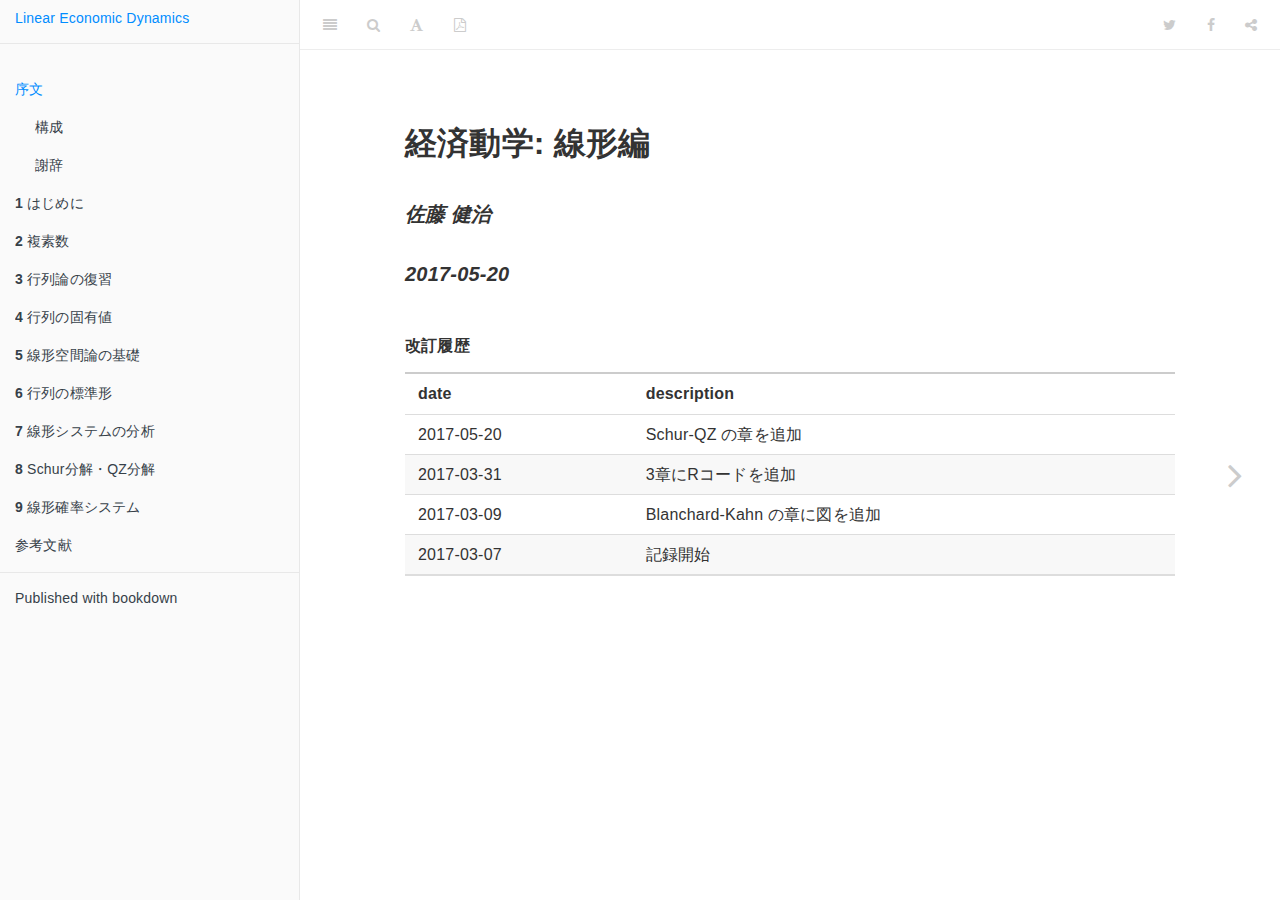
<file: index.html>
<!DOCTYPE html>
<html >

<head>

  <meta charset="UTF-8">
  <meta http-equiv="X-UA-Compatible" content="IE=edge">
  <title>経済動学: 線形編</title>
  <meta content="text/html; charset=UTF-8" http-equiv="Content-Type">
  <meta name="description" content="経済動学 講義ノート">
  <meta name="generator" content="bookdown 0.3 and GitBook 2.6.7">

  <meta property="og:title" content="経済動学: 線形編" />
  <meta property="og:type" content="book" />
  
  
  <meta property="og:description" content="経済動学 講義ノート" />
  <meta name="github-repo" content="kenjisato/led" />

  <meta name="twitter:card" content="summary" />
  <meta name="twitter:title" content="経済動学: 線形編" />
  
  <meta name="twitter:description" content="経済動学 講義ノート" />
  

<meta name="author" content="佐藤 健治">


<meta name="date" content="2017-05-20">

  <meta name="viewport" content="width=device-width, initial-scale=1">
  <meta name="apple-mobile-web-app-capable" content="yes">
  <meta name="apple-mobile-web-app-status-bar-style" content="black">
  
  

<link rel="next" href="preface.html">

<script src="libs/jquery-2.2.3/jquery.min.js"></script>
<link href="libs/gitbook-2.6.7/css/style.css" rel="stylesheet" />
<link href="libs/gitbook-2.6.7/css/plugin-bookdown.css" rel="stylesheet" />
<link href="libs/gitbook-2.6.7/css/plugin-highlight.css" rel="stylesheet" />
<link href="libs/gitbook-2.6.7/css/plugin-search.css" rel="stylesheet" />
<link href="libs/gitbook-2.6.7/css/plugin-fontsettings.css" rel="stylesheet" />









<style type="text/css">
div.sourceCode { overflow-x: auto; }
table.sourceCode, tr.sourceCode, td.lineNumbers, td.sourceCode {
  margin: 0; padding: 0; vertical-align: baseline; border: none; }
table.sourceCode { width: 100%; line-height: 100%; }
td.lineNumbers { text-align: right; padding-right: 4px; padding-left: 4px; color: #aaaaaa; border-right: 1px solid #aaaaaa; }
td.sourceCode { padding-left: 5px; }
code > span.kw { color: #007020; font-weight: bold; } /* Keyword */
code > span.dt { color: #902000; } /* DataType */
code > span.dv { color: #40a070; } /* DecVal */
code > span.bn { color: #40a070; } /* BaseN */
code > span.fl { color: #40a070; } /* Float */
code > span.ch { color: #4070a0; } /* Char */
code > span.st { color: #4070a0; } /* String */
code > span.co { color: #60a0b0; font-style: italic; } /* Comment */
code > span.ot { color: #007020; } /* Other */
code > span.al { color: #ff0000; font-weight: bold; } /* Alert */
code > span.fu { color: #06287e; } /* Function */
code > span.er { color: #ff0000; font-weight: bold; } /* Error */
code > span.wa { color: #60a0b0; font-weight: bold; font-style: italic; } /* Warning */
code > span.cn { color: #880000; } /* Constant */
code > span.sc { color: #4070a0; } /* SpecialChar */
code > span.vs { color: #4070a0; } /* VerbatimString */
code > span.ss { color: #bb6688; } /* SpecialString */
code > span.im { } /* Import */
code > span.va { color: #19177c; } /* Variable */
code > span.cf { color: #007020; font-weight: bold; } /* ControlFlow */
code > span.op { color: #666666; } /* Operator */
code > span.bu { } /* BuiltIn */
code > span.ex { } /* Extension */
code > span.pp { color: #bc7a00; } /* Preprocessor */
code > span.at { color: #7d9029; } /* Attribute */
code > span.do { color: #ba2121; font-style: italic; } /* Documentation */
code > span.an { color: #60a0b0; font-weight: bold; font-style: italic; } /* Annotation */
code > span.cv { color: #60a0b0; font-weight: bold; font-style: italic; } /* CommentVar */
code > span.in { color: #60a0b0; font-weight: bold; font-style: italic; } /* Information */
</style>

<link rel="stylesheet" href="asset/css/style.css" type="text/css" />
</head>

<body>


  <div class="book without-animation with-summary font-size-2 font-family-1" data-basepath=".">

    <div class="book-summary">
      <nav role="navigation">

<ul class="summary">
<li><a href="./">Linear Economic Dynamics</a></li>

<li class="divider"></li>
<li><a href="index.html#top-page"></a></li>
<li class="chapter" data-level="" data-path="preface.html"><a href="preface.html"><i class="fa fa-check"></i>序文</a><ul>
<li class="chapter" data-level="" data-path="preface.html"><a href="preface.html#e6a78be68890"><i class="fa fa-check"></i>構成</a></li>
<li class="chapter" data-level="" data-path="preface.html"><a href="preface.html#e8ac9de8be9e"><i class="fa fa-check"></i>謝辞</a></li>
</ul></li>
<li class="chapter" data-level="1" data-path="intro.html"><a href="intro.html"><i class="fa fa-check"></i><b>1</b> はじめに</a><ul>
<li class="chapter" data-level="1.1" data-path="intro.html"><a href="intro.html#intro-economic-dynamics"><i class="fa fa-check"></i><b>1.1</b> 経済動学</a></li>
<li class="chapter" data-level="1.2" data-path="intro.html"><a href="intro.html#intro-target-model"><i class="fa fa-check"></i><b>1.2</b> 対象とするモデル</a><ul>
<li class="chapter" data-level="1.2.1" data-path="intro.html"><a href="intro.html#intro-deterministic"><i class="fa fa-check"></i><b>1.2.1</b> 決定論モデル</a></li>
<li class="chapter" data-level="1.2.2" data-path="intro.html"><a href="intro.html#intro-control-theory"><i class="fa fa-check"></i><b>1.2.2</b> 制御理論との違い</a></li>
<li class="chapter" data-level="1.2.3" data-path="intro.html"><a href="intro.html#intro-stability-determinacy"><i class="fa fa-check"></i><b>1.2.3</b> 安定性と決定性</a></li>
<li class="chapter" data-level="1.2.4" data-path="intro.html"><a href="intro.html#intro-RE"><i class="fa fa-check"></i><b>1.2.4</b> 合理的期待モデル</a></li>
<li class="chapter" data-level="1.2.5" data-path="intro.html"><a href="intro.html#intro-MSRE"><i class="fa fa-check"></i><b>1.2.5</b> マルコフスイッチングモデル</a></li>
</ul></li>
<li class="chapter" data-level="1.3" data-path="intro.html"><a href="intro.html#intro-programing"><i class="fa fa-check"></i><b>1.3</b> プログラミング環境</a><ul>
<li class="chapter" data-level="1.3.1" data-path="intro.html"><a href="intro.html#intro-rstudio"><i class="fa fa-check"></i><b>1.3.1</b> RStudio</a></li>
<li class="chapter" data-level="1.3.2" data-path="intro.html"><a href="intro.html#intro-prepare"><i class="fa fa-check"></i><b>1.3.2</b> 準備</a></li>
<li class="chapter" data-level="1.3.3" data-path="intro.html"><a href="intro.html#section-1.3.3"><i class="fa fa-check"></i><b>1.3.3</b> パッケージ</a></li>
</ul></li>
</ul></li>
<li class="chapter" data-level="2" data-path="complexnumbers.html"><a href="complexnumbers.html"><i class="fa fa-check"></i><b>2</b> 複素数</a><ul>
<li class="chapter" data-level="2.1" data-path="complexnumbers.html"><a href="complexnumbers.html#section-2.1"><i class="fa fa-check"></i><b>2.1</b> はじめに</a></li>
<li class="chapter" data-level="2.2" data-path="complexnumbers.html"><a href="complexnumbers.html#section-2.2"><i class="fa fa-check"></i><b>2.2</b> 複素数</a></li>
<li class="chapter" data-level="2.3" data-path="complexnumbers.html"><a href="complexnumbers.html#imaginary-plane"><i class="fa fa-check"></i><b>2.3</b> 複素平面（imaginary plane）</a></li>
<li class="chapter" data-level="2.4" data-path="complexnumbers.html"><a href="complexnumbers.html#r-"><i class="fa fa-check"></i><b>2.4</b> R コード</a><ul>
<li class="chapter" data-level="" data-path="complexnumbers.html"><a href="complexnumbers.html#e59b9be58987e6bc94e7ae97"><i class="fa fa-check"></i>四則演算</a></li>
<li class="chapter" data-level="" data-path="complexnumbers.html"><a href="complexnumbers.html#e8a487e7b4a0e5b9b3e99da2e4b88ae381aee59bb3e7a4ba"><i class="fa fa-check"></i>複素平面上の図示</a></li>
</ul></li>
<li class="chapter" data-level="2.5" data-path="complexnumbers.html"><a href="complexnumbers.html#section-2.5"><i class="fa fa-check"></i><b>2.5</b> 極形式</a></li>
<li class="chapter" data-level="2.6" data-path="complexnumbers.html"><a href="complexnumbers.html#section-2.6"><i class="fa fa-check"></i><b>2.6</b> 共役複素数</a></li>
<li class="chapter" data-level="2.7" data-path="complexnumbers.html"><a href="complexnumbers.html#complexramsey"><i class="fa fa-check"></i><b>2.7</b> 補遺：ラムゼーモデル</a></li>
</ul></li>
<li class="chapter" data-level="3" data-path="matrix.html"><a href="matrix.html"><i class="fa fa-check"></i><b>3</b> 行列論の復習</a><ul>
<li class="chapter" data-level="3.1" data-path="matrix.html"><a href="matrix.html#section-3.1"><i class="fa fa-check"></i><b>3.1</b> 行列の形</a></li>
<li class="chapter" data-level="3.2" data-path="matrix.html"><a href="matrix.html#matrix-operation"><i class="fa fa-check"></i><b>3.2</b> 行列の演算</a></li>
<li class="chapter" data-level="3.3" data-path="matrix.html"><a href="matrix.html#section-3.3"><i class="fa fa-check"></i><b>3.3</b> 線形方程式</a><ul>
<li class="chapter" data-level="3.3.1" data-path="matrix.html"><a href="matrix.html#section-3.3.1"><i class="fa fa-check"></i><b>3.3.1</b> 線形連立方程式の変形</a></li>
<li class="chapter" data-level="3.3.2" data-path="matrix.html"><a href="matrix.html#section-3.3.2"><i class="fa fa-check"></i><b>3.3.2</b> 行基本変形</a></li>
<li class="chapter" data-level="3.3.3" data-path="matrix.html"><a href="matrix.html#section-3.3.3"><i class="fa fa-check"></i><b>3.3.3</b> 列基本変形</a></li>
<li class="chapter" data-level="3.3.4" data-path="matrix.html"><a href="matrix.html#section-3.3.4"><i class="fa fa-check"></i><b>3.3.4</b> 初等変形</a></li>
</ul></li>
<li class="chapter" data-level="3.4" data-path="matrix.html"><a href="matrix.html#r--1"><i class="fa fa-check"></i><b>3.4</b> R コード</a><ul>
<li class="chapter" data-level="3.4.1" data-path="matrix.html"><a href="matrix.html#section-3.4.1"><i class="fa fa-check"></i><b>3.4.1</b> 行列の定義</a></li>
<li class="chapter" data-level="3.4.2" data-path="matrix.html"><a href="matrix.html#section-3.4.2"><i class="fa fa-check"></i><b>3.4.2</b> 要素の取得</a></li>
<li class="chapter" data-level="3.4.3" data-path="matrix.html"><a href="matrix.html#section-3.4.3"><i class="fa fa-check"></i><b>3.4.3</b> 行列の演算・関数</a></li>
</ul></li>
</ul></li>
<li class="chapter" data-level="4" data-path="eigen.html"><a href="eigen.html"><i class="fa fa-check"></i><b>4</b> 行列の固有値</a><ul>
<li class="chapter" data-level="4.1" data-path="eigen.html"><a href="eigen.html#section-4.1"><i class="fa fa-check"></i><b>4.1</b> 行列式</a><ul>
<li class="chapter" data-level="4.1.1" data-path="eigen.html"><a href="eigen.html#section-4.1.1"><i class="fa fa-check"></i><b>4.1.1</b> 置換</a></li>
<li class="chapter" data-level="4.1.2" data-path="eigen.html"><a href="eigen.html#section-4.1.2"><i class="fa fa-check"></i><b>4.1.2</b> 行列式の定義</a></li>
<li class="chapter" data-level="4.1.3" data-path="eigen.html"><a href="eigen.html#section-4.1.3"><i class="fa fa-check"></i><b>4.1.3</b> 行列式の意味</a></li>
</ul></li>
<li class="chapter" data-level="4.2" data-path="eigen.html"><a href="eigen.html#section-4.2"><i class="fa fa-check"></i><b>4.2</b> 固有値と固有ベクトル</a></li>
<li class="chapter" data-level="4.3" data-path="eigen.html"><a href="eigen.html#section-4.3"><i class="fa fa-check"></i><b>4.3</b> 対角化</a><ul>
<li class="chapter" data-level="4.3.1" data-path="eigen.html"><a href="eigen.html#section-4.3.1"><i class="fa fa-check"></i><b>4.3.1</b> 計算方法の確認</a></li>
<li class="chapter" data-level="4.3.2" data-path="eigen.html"><a href="eigen.html#section-4.3.2"><i class="fa fa-check"></i><b>4.3.2</b> 例題</a></li>
<li class="chapter" data-level="4.3.3" data-path="eigen.html"><a href="eigen.html#section-4.3.3"><i class="fa fa-check"></i><b>4.3.3</b> 複素数の行列表現</a></li>
<li class="chapter" data-level="4.3.4" data-path="eigen.html"><a href="eigen.html#section-4.3.4"><i class="fa fa-check"></i><b>4.3.4</b> 実対角化</a></li>
</ul></li>
<li class="chapter" data-level="4.4" data-path="eigen.html"><a href="eigen.html#section-4.4"><i class="fa fa-check"></i><b>4.4</b> 線形動学方程式と固有値</a></li>
<li class="chapter" data-level="4.5" data-path="eigen.html"><a href="eigen.html#section-4.5"><i class="fa fa-check"></i><b>4.5</b> ラムゼーモデルと固有値</a></li>
<li class="chapter" data-level="4.6" data-path="eigen.html"><a href="eigen.html#r--2"><i class="fa fa-check"></i><b>4.6</b> R コード</a></li>
</ul></li>
<li class="chapter" data-level="5" data-path="linspace.html"><a href="linspace.html"><i class="fa fa-check"></i><b>5</b> 線形空間論の基礎</a><ul>
<li class="chapter" data-level="5.1" data-path="linspace.html"><a href="linspace.html#linspace-definition"><i class="fa fa-check"></i><b>5.1</b> 線形空間</a></li>
<li class="chapter" data-level="5.2" data-path="linspace.html"><a href="linspace.html#linspace-subspace"><i class="fa fa-check"></i><b>5.2</b> 線形部分空間</a></li>
<li class="chapter" data-level="5.3" data-path="linspace.html"><a href="linspace.html#linspace-independence"><i class="fa fa-check"></i><b>5.3</b> 1次独立性</a></li>
<li class="chapter" data-level="5.4" data-path="linspace.html"><a href="linspace.html#linspace-linearmap"><i class="fa fa-check"></i><b>5.4</b> 線形写像</a><ul>
<li class="chapter" data-level="5.4.1" data-path="linspace.html"><a href="linspace.html#section-5.4.1"><i class="fa fa-check"></i><b>5.4.1</b> 基本的な定義の復習</a></li>
<li class="chapter" data-level="" data-path="linspace.html"><a href="linspace.html#e5838fe383bbe98086e5838f"><i class="fa fa-check"></i>像・逆像</a></li>
<li class="chapter" data-level="5.4.2" data-path="linspace.html"><a href="linspace.html#section-5.4.2"><i class="fa fa-check"></i><b>5.4.2</b> 線形性</a></li>
<li class="chapter" data-level="5.4.3" data-path="linspace.html"><a href="linspace.html#section-5.4.3"><i class="fa fa-check"></i><b>5.4.3</b> 像空間，核，商空間</a></li>
<li class="chapter" data-level="5.4.4" data-path="linspace.html"><a href="linspace.html#section-5.4.4"><i class="fa fa-check"></i><b>5.4.4</b> 座標</a></li>
</ul></li>
<li class="chapter" data-level="5.5" data-path="linspace.html"><a href="linspace.html#linspace-matrix"><i class="fa fa-check"></i><b>5.5</b> 行列</a><ul>
<li class="chapter" data-level="5.5.1" data-path="linspace.html"><a href="linspace.html#section-5.5.1"><i class="fa fa-check"></i><b>5.5.1</b> 線形写像の表現としての行列</a></li>
<li class="chapter" data-level="5.5.2" data-path="linspace.html"><a href="linspace.html#section-5.5.2"><i class="fa fa-check"></i><b>5.5.2</b> 基底の変換</a></li>
</ul></li>
<li class="chapter" data-level="5.6" data-path="linspace.html"><a href="linspace.html#linspace-invariant"><i class="fa fa-check"></i><b>5.6</b> 不変部分空間</a><ul>
<li class="chapter" data-level="5.6.1" data-path="linspace.html"><a href="linspace.html#section-5.6.1"><i class="fa fa-check"></i><b>5.6.1</b> ブロック対角化</a></li>
<li class="chapter" data-level="5.6.2" data-path="linspace.html"><a href="linspace.html#section-5.6.2"><i class="fa fa-check"></i><b>5.6.2</b> 固有値分解</a></li>
</ul></li>
</ul></li>
<li class="chapter" data-level="6" data-path="section-6.html"><a href="section-6.html"><i class="fa fa-check"></i><b>6</b> 行列の標準形</a><ul>
<li class="chapter" data-level="6.1" data-path="section-6.html"><a href="section-6.html#section-6.1"><i class="fa fa-check"></i><b>6.1</b> 一般固有空間への分解</a><ul>
<li class="chapter" data-level="6.1.1" data-path="section-6.html"><a href="section-6.html#section-6.1.1"><i class="fa fa-check"></i><b>6.1.1</b> ハミルトン・ケーリーの定理</a></li>
<li class="chapter" data-level="6.1.2" data-path="section-6.html"><a href="section-6.html#section-6.1.2"><i class="fa fa-check"></i><b>6.1.2</b> 最小多項式</a></li>
<li class="chapter" data-level="6.1.3" data-path="complexnumbers.html"><a href="complexnumbers.html#-1"><i class="fa fa-check"></i><b>6.1.3</b> 一般固有空間への分解</a></li>
</ul></li>
<li class="chapter" data-level="6.2" data-path="section-6.html"><a href="section-6.html#section-6.2"><i class="fa fa-check"></i><b>6.2</b> 一般化固有値問題</a><ul>
<li class="chapter" data-level="6.2.1" data-path="section-6.html"><a href="section-6.html#section-6.2.1"><i class="fa fa-check"></i><b>6.2.1</b> 一般化固有値</a></li>
</ul></li>
<li class="chapter" data-level="6.3" data-path="section-6.html"><a href="section-6.html#section-6.3"><i class="fa fa-check"></i><b>6.3</b> ハミルトン・ケーリーの定理の証明</a></li>
<li class="chapter" data-level="6.4" data-path="section-6.html"><a href="section-6.html#section-6.4"><i class="fa fa-check"></i><b>6.4</b> ワイエルシュトラス標準形の導出</a></li>
</ul></li>
<li class="chapter" data-level="7" data-path="blanchardkahn.html"><a href="blanchardkahn.html"><i class="fa fa-check"></i><b>7</b> 線形システムの分析</a><ul>
<li class="chapter" data-level="7.1" data-path="blanchardkahn.html"><a href="blanchardkahn.html#section-7.1"><i class="fa fa-check"></i><b>7.1</b> 行列公式</a><ul>
<li class="chapter" data-level="7.1.1" data-path="blanchardkahn.html"><a href="blanchardkahn.html#section-7.1.1"><i class="fa fa-check"></i><b>7.1.1</b> 逆行列公式</a></li>
<li class="chapter" data-level="7.1.2" data-path="blanchardkahn.html"><a href="blanchardkahn.html#section-7.1.2"><i class="fa fa-check"></i><b>7.1.2</b> シルベスタ方程式</a></li>
</ul></li>
<li class="chapter" data-level="7.2" data-path="blanchardkahn.html"><a href="blanchardkahn.html#blanchard-kahn-case"><i class="fa fa-check"></i><b>7.2</b> <span class="math inline">\(E=I\)</span> のケース</a><ul>
<li class="chapter" data-level="" data-path="blanchardkahn.html"><a href="blanchardkahn.html#e59bb3e8a7a3"><i class="fa fa-check"></i>図解</a></li>
</ul></li>
<li class="chapter" data-level="7.3" data-path="blanchardkahn.html"><a href="blanchardkahn.html#e-neq-i-"><i class="fa fa-check"></i><b>7.3</b> <span class="math inline">\(E \neq I\)</span> のケース</a><ul>
<li class="chapter" data-level="7.3.1" data-path="blanchardkahn.html"><a href="blanchardkahn.html#section-7.3.1"><i class="fa fa-check"></i><b>7.3.1</b> アイデア</a></li>
<li class="chapter" data-level="7.3.2" data-path="blanchardkahn.html"><a href="blanchardkahn.html#section-7.3.2"><i class="fa fa-check"></i><b>7.3.2</b> 解の存在と一意性</a></li>
<li class="chapter" data-level="7.3.3" data-path="blanchardkahn.html"><a href="blanchardkahn.html#u-"><i class="fa fa-check"></i><b>7.3.3</b> <span class="math inline">\(u\)</span> の特定化</a></li>
</ul></li>
</ul></li>
<li class="chapter" data-level="8" data-path="schurqz.html"><a href="schurqz.html"><i class="fa fa-check"></i><b>8</b> Schur分解・QZ分解</a><ul>
<li class="chapter" data-level="8.1" data-path="schurqz.html"><a href="schurqz.html#section-8.1"><i class="fa fa-check"></i><b>8.1</b> 直交性</a><ul>
<li class="chapter" data-level="8.1.1" data-path="schurqz.html"><a href="schurqz.html#section-8.1.1"><i class="fa fa-check"></i><b>8.1.1</b> 内積空間</a></li>
<li class="chapter" data-level="8.1.2" data-path="schurqz.html"><a href="schurqz.html#section-8.1.2"><i class="fa fa-check"></i><b>8.1.2</b> 内積空間と基底</a></li>
<li class="chapter" data-level="8.1.3" data-path="schurqz.html"><a href="schurqz.html#section-8.1.3"><i class="fa fa-check"></i><b>8.1.3</b> 内積空間のノルム</a></li>
<li class="chapter" data-level="8.1.4" data-path="schurqz.html"><a href="schurqz.html#section-8.1.4"><i class="fa fa-check"></i><b>8.1.4</b> グラム・シュミットの直交化法</a></li>
</ul></li>
<li class="chapter" data-level="8.2" data-path="schurqz.html"><a href="schurqz.html#section-8.2"><i class="fa fa-check"></i><b>8.2</b> シューア分解とその応用</a><ul>
<li class="chapter" data-level="8.2.1" data-path="schurqz.html"><a href="schurqz.html#section-8.2.1"><i class="fa fa-check"></i><b>8.2.1</b> シューア分解</a></li>
<li class="chapter" data-level="8.2.2" data-path="schurqz.html"><a href="schurqz.html#section-8.2.2"><i class="fa fa-check"></i><b>8.2.2</b> システム分析への応用</a></li>
<li class="chapter" data-level="8.2.3" data-path="schurqz.html"><a href="schurqz.html#u_t1phi-u_t"><i class="fa fa-check"></i><b>8.2.3</b> <span class="math inline">\(u_{t+1}=\Phi u_{t}\)</span></a></li>
<li class="chapter" data-level="8.2.4" data-path="schurqz.html"><a href="schurqz.html#schur"><i class="fa fa-check"></i><b>8.2.4</b> 実Schur分解</a></li>
</ul></li>
<li class="chapter" data-level="8.3" data-path="schurqz.html"><a href="schurqz.html#qz-"><i class="fa fa-check"></i><b>8.3</b> QZ 分解とその応用</a><ul>
<li class="chapter" data-level="8.3.1" data-path="intro.html"><a href="intro.html#qz"><i class="fa fa-check"></i><b>8.3.1</b> QZ分解</a></li>
<li class="chapter" data-level="8.3.2" data-path="complexnumbers.html"><a href="complexnumbers.html#-1"><i class="fa fa-check"></i><b>8.3.2</b> システム分析への応用</a></li>
</ul></li>
<li class="chapter" data-level="8.4" data-path="intro.html"><a href="intro.html#qz"><i class="fa fa-check"></i><b>8.4</b> QZ解法の一般公式</a></li>
</ul></li>
<li class="chapter" data-level="9" data-path="section-9.html"><a href="section-9.html"><i class="fa fa-check"></i><b>9</b> 線形確率システム</a><ul>
<li class="chapter" data-level="9.1" data-path="section-9.html"><a href="section-9.html#klein2000-"><i class="fa fa-check"></i><b>9.1</b> <span class="citation">Klein (<a href="#ref-Klein2000">2000</a>)</span> の方法</a><ul>
<li class="chapter" data-level="" data-path="section-9.html"><a href="section-9.html#ar"><i class="fa fa-check"></i>ARショック</a></li>
</ul></li>
<li class="chapter" data-level="9.2" data-path="section-9.html"><a href="section-9.html#section-9.2"><i class="fa fa-check"></i><b>9.2</b> 確率過程について</a><ul>
<li class="chapter" data-level="9.2.1" data-path="section-9.html"><a href="section-9.html#section-9.2.1"><i class="fa fa-check"></i><b>9.2.1</b> 確率変数</a></li>
<li class="chapter" data-level="9.2.2" data-path="section-9.html"><a href="section-9.html#section-9.2.2"><i class="fa fa-check"></i><b>9.2.2</b> 期待値</a></li>
<li class="chapter" data-level="9.2.3" data-path="section-9.html"><a href="section-9.html#section-9.2.3"><i class="fa fa-check"></i><b>9.2.3</b> 条件付き期待値</a></li>
<li class="chapter" data-level="9.2.4" data-path="section-9.html"><a href="section-9.html#section-9.2.4"><i class="fa fa-check"></i><b>9.2.4</b> 確率過程</a></li>
</ul></li>
</ul></li>
<li class="chapter" data-level="" data-path="e58f82e88083e69687e78cae.html"><a href="e58f82e88083e69687e78cae.html"><i class="fa fa-check"></i>参考文献</a></li>
<li class="divider"></li>
<li><a href="http://led.kenjisato.jp" target="blank">Published with bookdown</a></li>

</ul>

      </nav>
    </div>

    <div class="book-body">
      <div class="body-inner">
        <div class="book-header" role="navigation">
          <h1>
            <i class="fa fa-circle-o-notch fa-spin"></i><a href="./">経済動学: 線形編</a>
          </h1>
        </div>

        <div class="page-wrapper" tabindex="-1" role="main">
          <div class="page-inner">

            <section class="normal" id="section-">
<div id="header">
<h1 class="title">経済動学: 線形編</h1>
<h4 class="author"><em>佐藤 健治</em></h4>
<h4 class="date"><em>2017-05-20</em></h4>
</div>
<div id="top-page" class="section level1 unnumbered">
<h1></h1>
<p><strong>改訂履歴</strong></p>
<table>
<thead>
<tr class="header">
<th align="left">date</th>
<th align="left">description</th>
</tr>
</thead>
<tbody>
<tr class="odd">
<td align="left">2017-05-20</td>
<td align="left">Schur-QZ の章を追加</td>
</tr>
<tr class="even">
<td align="left">2017-03-31</td>
<td align="left">3章にRコードを追加</td>
</tr>
<tr class="odd">
<td align="left">2017-03-09</td>
<td align="left">Blanchard-Kahn の章に図を追加</td>
</tr>
<tr class="even">
<td align="left">2017-03-07</td>
<td align="left">記録開始</td>
</tr>
</tbody>
</table>

</div>
            </section>

          </div>
        </div>
      </div>

<a href="preface.html" class="navigation navigation-next navigation-unique" aria-label="Next page""><i class="fa fa-angle-right"></i></a>

<script src="libs/gitbook-2.6.7/js/app.min.js"></script>
<script src="libs/gitbook-2.6.7/js/lunr.js"></script>
<script src="libs/gitbook-2.6.7/js/plugin-search.js"></script>
<script src="libs/gitbook-2.6.7/js/plugin-sharing.js"></script>
<script src="libs/gitbook-2.6.7/js/plugin-fontsettings.js"></script>
<script src="libs/gitbook-2.6.7/js/plugin-bookdown.js"></script>
<script src="libs/gitbook-2.6.7/js/jquery.highlight.js"></script>
<script>
require(["gitbook"], function(gitbook) {
gitbook.start({
"sharing": {
"github": false,
"facebook": true,
"twitter": true,
"google": false,
"weibo": false,
"instapper": false,
"vk": false,
"all": ["facebook", "google", "twitter", "weibo", "instapaper"]
},
"fontsettings": {
"theme": "white",
"family": "sans",
"size": 2
},
"edit": null,
"download": ["linear-economic-dynamics.pdf"],
"toc": {
"collapse": "section",
"scroll_highlight": true
},
"lib_dir": "assets",
"search": true,
"toolbar": {
"position": "fixed"
}
});
});
</script>

<!-- dynamically load mathjax for compatibility with self-contained -->
<script>
  (function () {
    var script = document.createElement("script");
    script.type = "text/javascript";
    script.src  = "https://cdn.mathjax.org/mathjax/latest/MathJax.js?config=TeX-AMS-MML_HTMLorMML";
    if (location.protocol !== "file:" && /^https?:/.test(script.src))
      script.src  = script.src.replace(/^https?:/, '');
    document.getElementsByTagName("head")[0].appendChild(script);
  })();
</script>
</body>

</html>
</file>
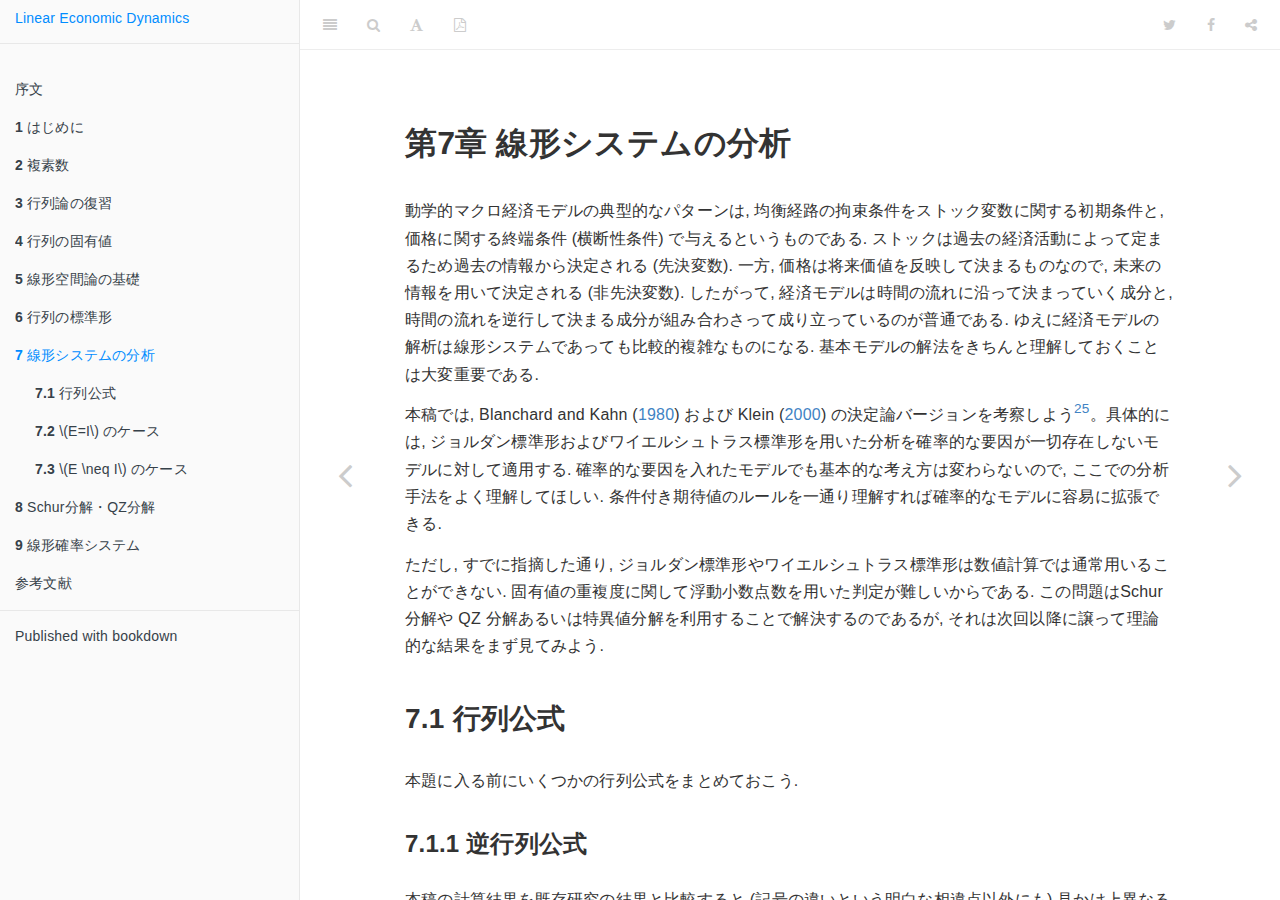
<file: blanchardkahn.html>
<!DOCTYPE html>
<html >

<head>

  <meta charset="UTF-8">
  <meta http-equiv="X-UA-Compatible" content="IE=edge">
  <title>経済動学: 線形編</title>
  <meta content="text/html; charset=UTF-8" http-equiv="Content-Type">
  <meta name="description" content="経済動学 講義ノート">
  <meta name="generator" content="bookdown 0.3 and GitBook 2.6.7">

  <meta property="og:title" content="経済動学: 線形編" />
  <meta property="og:type" content="book" />
  
  
  <meta property="og:description" content="経済動学 講義ノート" />
  <meta name="github-repo" content="kenjisato/led" />

  <meta name="twitter:card" content="summary" />
  <meta name="twitter:title" content="経済動学: 線形編" />
  
  <meta name="twitter:description" content="経済動学 講義ノート" />
  

<meta name="author" content="佐藤 健治">


<meta name="date" content="2017-05-20">

  <meta name="viewport" content="width=device-width, initial-scale=1">
  <meta name="apple-mobile-web-app-capable" content="yes">
  <meta name="apple-mobile-web-app-status-bar-style" content="black">
  
  
<link rel="prev" href="section-6.html">
<link rel="next" href="schurqz.html">

<script src="libs/jquery-2.2.3/jquery.min.js"></script>
<link href="libs/gitbook-2.6.7/css/style.css" rel="stylesheet" />
<link href="libs/gitbook-2.6.7/css/plugin-bookdown.css" rel="stylesheet" />
<link href="libs/gitbook-2.6.7/css/plugin-highlight.css" rel="stylesheet" />
<link href="libs/gitbook-2.6.7/css/plugin-search.css" rel="stylesheet" />
<link href="libs/gitbook-2.6.7/css/plugin-fontsettings.css" rel="stylesheet" />









<style type="text/css">
div.sourceCode { overflow-x: auto; }
table.sourceCode, tr.sourceCode, td.lineNumbers, td.sourceCode {
  margin: 0; padding: 0; vertical-align: baseline; border: none; }
table.sourceCode { width: 100%; line-height: 100%; }
td.lineNumbers { text-align: right; padding-right: 4px; padding-left: 4px; color: #aaaaaa; border-right: 1px solid #aaaaaa; }
td.sourceCode { padding-left: 5px; }
code > span.kw { color: #007020; font-weight: bold; } /* Keyword */
code > span.dt { color: #902000; } /* DataType */
code > span.dv { color: #40a070; } /* DecVal */
code > span.bn { color: #40a070; } /* BaseN */
code > span.fl { color: #40a070; } /* Float */
code > span.ch { color: #4070a0; } /* Char */
code > span.st { color: #4070a0; } /* String */
code > span.co { color: #60a0b0; font-style: italic; } /* Comment */
code > span.ot { color: #007020; } /* Other */
code > span.al { color: #ff0000; font-weight: bold; } /* Alert */
code > span.fu { color: #06287e; } /* Function */
code > span.er { color: #ff0000; font-weight: bold; } /* Error */
code > span.wa { color: #60a0b0; font-weight: bold; font-style: italic; } /* Warning */
code > span.cn { color: #880000; } /* Constant */
code > span.sc { color: #4070a0; } /* SpecialChar */
code > span.vs { color: #4070a0; } /* VerbatimString */
code > span.ss { color: #bb6688; } /* SpecialString */
code > span.im { } /* Import */
code > span.va { color: #19177c; } /* Variable */
code > span.cf { color: #007020; font-weight: bold; } /* ControlFlow */
code > span.op { color: #666666; } /* Operator */
code > span.bu { } /* BuiltIn */
code > span.ex { } /* Extension */
code > span.pp { color: #bc7a00; } /* Preprocessor */
code > span.at { color: #7d9029; } /* Attribute */
code > span.do { color: #ba2121; font-style: italic; } /* Documentation */
code > span.an { color: #60a0b0; font-weight: bold; font-style: italic; } /* Annotation */
code > span.cv { color: #60a0b0; font-weight: bold; font-style: italic; } /* CommentVar */
code > span.in { color: #60a0b0; font-weight: bold; font-style: italic; } /* Information */
</style>

<link rel="stylesheet" href="asset/css/style.css" type="text/css" />
</head>

<body>


  <div class="book without-animation with-summary font-size-2 font-family-1" data-basepath=".">

    <div class="book-summary">
      <nav role="navigation">

<ul class="summary">
<li><a href="./">Linear Economic Dynamics</a></li>

<li class="divider"></li>
<li><a href="index.html#top-page"></a></li>
<li class="chapter" data-level="" data-path="preface.html"><a href="preface.html"><i class="fa fa-check"></i>序文</a><ul>
<li class="chapter" data-level="" data-path="preface.html"><a href="preface.html#e6a78be68890"><i class="fa fa-check"></i>構成</a></li>
<li class="chapter" data-level="" data-path="preface.html"><a href="preface.html#e8ac9de8be9e"><i class="fa fa-check"></i>謝辞</a></li>
</ul></li>
<li class="chapter" data-level="1" data-path="intro.html"><a href="intro.html"><i class="fa fa-check"></i><b>1</b> はじめに</a><ul>
<li class="chapter" data-level="1.1" data-path="intro.html"><a href="intro.html#intro-economic-dynamics"><i class="fa fa-check"></i><b>1.1</b> 経済動学</a></li>
<li class="chapter" data-level="1.2" data-path="intro.html"><a href="intro.html#intro-target-model"><i class="fa fa-check"></i><b>1.2</b> 対象とするモデル</a><ul>
<li class="chapter" data-level="1.2.1" data-path="intro.html"><a href="intro.html#intro-deterministic"><i class="fa fa-check"></i><b>1.2.1</b> 決定論モデル</a></li>
<li class="chapter" data-level="1.2.2" data-path="intro.html"><a href="intro.html#intro-control-theory"><i class="fa fa-check"></i><b>1.2.2</b> 制御理論との違い</a></li>
<li class="chapter" data-level="1.2.3" data-path="intro.html"><a href="intro.html#intro-stability-determinacy"><i class="fa fa-check"></i><b>1.2.3</b> 安定性と決定性</a></li>
<li class="chapter" data-level="1.2.4" data-path="intro.html"><a href="intro.html#intro-RE"><i class="fa fa-check"></i><b>1.2.4</b> 合理的期待モデル</a></li>
<li class="chapter" data-level="1.2.5" data-path="intro.html"><a href="intro.html#intro-MSRE"><i class="fa fa-check"></i><b>1.2.5</b> マルコフスイッチングモデル</a></li>
</ul></li>
<li class="chapter" data-level="1.3" data-path="intro.html"><a href="intro.html#intro-programing"><i class="fa fa-check"></i><b>1.3</b> プログラミング環境</a><ul>
<li class="chapter" data-level="1.3.1" data-path="intro.html"><a href="intro.html#intro-rstudio"><i class="fa fa-check"></i><b>1.3.1</b> RStudio</a></li>
<li class="chapter" data-level="1.3.2" data-path="intro.html"><a href="intro.html#intro-prepare"><i class="fa fa-check"></i><b>1.3.2</b> 準備</a></li>
<li class="chapter" data-level="1.3.3" data-path="intro.html"><a href="intro.html#section-1.3.3"><i class="fa fa-check"></i><b>1.3.3</b> パッケージ</a></li>
</ul></li>
</ul></li>
<li class="chapter" data-level="2" data-path="complexnumbers.html"><a href="complexnumbers.html"><i class="fa fa-check"></i><b>2</b> 複素数</a><ul>
<li class="chapter" data-level="2.1" data-path="complexnumbers.html"><a href="complexnumbers.html#section-2.1"><i class="fa fa-check"></i><b>2.1</b> はじめに</a></li>
<li class="chapter" data-level="2.2" data-path="complexnumbers.html"><a href="complexnumbers.html#section-2.2"><i class="fa fa-check"></i><b>2.2</b> 複素数</a></li>
<li class="chapter" data-level="2.3" data-path="complexnumbers.html"><a href="complexnumbers.html#imaginary-plane"><i class="fa fa-check"></i><b>2.3</b> 複素平面（imaginary plane）</a></li>
<li class="chapter" data-level="2.4" data-path="complexnumbers.html"><a href="complexnumbers.html#r-"><i class="fa fa-check"></i><b>2.4</b> R コード</a><ul>
<li class="chapter" data-level="" data-path="complexnumbers.html"><a href="complexnumbers.html#e59b9be58987e6bc94e7ae97"><i class="fa fa-check"></i>四則演算</a></li>
<li class="chapter" data-level="" data-path="complexnumbers.html"><a href="complexnumbers.html#e8a487e7b4a0e5b9b3e99da2e4b88ae381aee59bb3e7a4ba"><i class="fa fa-check"></i>複素平面上の図示</a></li>
</ul></li>
<li class="chapter" data-level="2.5" data-path="complexnumbers.html"><a href="complexnumbers.html#section-2.5"><i class="fa fa-check"></i><b>2.5</b> 極形式</a></li>
<li class="chapter" data-level="2.6" data-path="complexnumbers.html"><a href="complexnumbers.html#section-2.6"><i class="fa fa-check"></i><b>2.6</b> 共役複素数</a></li>
<li class="chapter" data-level="2.7" data-path="complexnumbers.html"><a href="complexnumbers.html#complexramsey"><i class="fa fa-check"></i><b>2.7</b> 補遺：ラムゼーモデル</a></li>
</ul></li>
<li class="chapter" data-level="3" data-path="matrix.html"><a href="matrix.html"><i class="fa fa-check"></i><b>3</b> 行列論の復習</a><ul>
<li class="chapter" data-level="3.1" data-path="matrix.html"><a href="matrix.html#section-3.1"><i class="fa fa-check"></i><b>3.1</b> 行列の形</a></li>
<li class="chapter" data-level="3.2" data-path="matrix.html"><a href="matrix.html#matrix-operation"><i class="fa fa-check"></i><b>3.2</b> 行列の演算</a></li>
<li class="chapter" data-level="3.3" data-path="matrix.html"><a href="matrix.html#section-3.3"><i class="fa fa-check"></i><b>3.3</b> 線形方程式</a><ul>
<li class="chapter" data-level="3.3.1" data-path="matrix.html"><a href="matrix.html#section-3.3.1"><i class="fa fa-check"></i><b>3.3.1</b> 線形連立方程式の変形</a></li>
<li class="chapter" data-level="3.3.2" data-path="matrix.html"><a href="matrix.html#section-3.3.2"><i class="fa fa-check"></i><b>3.3.2</b> 行基本変形</a></li>
<li class="chapter" data-level="3.3.3" data-path="matrix.html"><a href="matrix.html#section-3.3.3"><i class="fa fa-check"></i><b>3.3.3</b> 列基本変形</a></li>
<li class="chapter" data-level="3.3.4" data-path="matrix.html"><a href="matrix.html#section-3.3.4"><i class="fa fa-check"></i><b>3.3.4</b> 初等変形</a></li>
</ul></li>
<li class="chapter" data-level="3.4" data-path="matrix.html"><a href="matrix.html#r--1"><i class="fa fa-check"></i><b>3.4</b> R コード</a><ul>
<li class="chapter" data-level="3.4.1" data-path="matrix.html"><a href="matrix.html#section-3.4.1"><i class="fa fa-check"></i><b>3.4.1</b> 行列の定義</a></li>
<li class="chapter" data-level="3.4.2" data-path="matrix.html"><a href="matrix.html#section-3.4.2"><i class="fa fa-check"></i><b>3.4.2</b> 要素の取得</a></li>
<li class="chapter" data-level="3.4.3" data-path="matrix.html"><a href="matrix.html#section-3.4.3"><i class="fa fa-check"></i><b>3.4.3</b> 行列の演算・関数</a></li>
</ul></li>
</ul></li>
<li class="chapter" data-level="4" data-path="eigen.html"><a href="eigen.html"><i class="fa fa-check"></i><b>4</b> 行列の固有値</a><ul>
<li class="chapter" data-level="4.1" data-path="eigen.html"><a href="eigen.html#section-4.1"><i class="fa fa-check"></i><b>4.1</b> 行列式</a><ul>
<li class="chapter" data-level="4.1.1" data-path="eigen.html"><a href="eigen.html#section-4.1.1"><i class="fa fa-check"></i><b>4.1.1</b> 置換</a></li>
<li class="chapter" data-level="4.1.2" data-path="eigen.html"><a href="eigen.html#section-4.1.2"><i class="fa fa-check"></i><b>4.1.2</b> 行列式の定義</a></li>
<li class="chapter" data-level="4.1.3" data-path="eigen.html"><a href="eigen.html#section-4.1.3"><i class="fa fa-check"></i><b>4.1.3</b> 行列式の意味</a></li>
</ul></li>
<li class="chapter" data-level="4.2" data-path="eigen.html"><a href="eigen.html#section-4.2"><i class="fa fa-check"></i><b>4.2</b> 固有値と固有ベクトル</a></li>
<li class="chapter" data-level="4.3" data-path="eigen.html"><a href="eigen.html#section-4.3"><i class="fa fa-check"></i><b>4.3</b> 対角化</a><ul>
<li class="chapter" data-level="4.3.1" data-path="eigen.html"><a href="eigen.html#section-4.3.1"><i class="fa fa-check"></i><b>4.3.1</b> 計算方法の確認</a></li>
<li class="chapter" data-level="4.3.2" data-path="eigen.html"><a href="eigen.html#section-4.3.2"><i class="fa fa-check"></i><b>4.3.2</b> 例題</a></li>
<li class="chapter" data-level="4.3.3" data-path="eigen.html"><a href="eigen.html#section-4.3.3"><i class="fa fa-check"></i><b>4.3.3</b> 複素数の行列表現</a></li>
<li class="chapter" data-level="4.3.4" data-path="eigen.html"><a href="eigen.html#section-4.3.4"><i class="fa fa-check"></i><b>4.3.4</b> 実対角化</a></li>
</ul></li>
<li class="chapter" data-level="4.4" data-path="eigen.html"><a href="eigen.html#section-4.4"><i class="fa fa-check"></i><b>4.4</b> 線形動学方程式と固有値</a></li>
<li class="chapter" data-level="4.5" data-path="eigen.html"><a href="eigen.html#section-4.5"><i class="fa fa-check"></i><b>4.5</b> ラムゼーモデルと固有値</a></li>
<li class="chapter" data-level="4.6" data-path="eigen.html"><a href="eigen.html#r--2"><i class="fa fa-check"></i><b>4.6</b> R コード</a></li>
</ul></li>
<li class="chapter" data-level="5" data-path="linspace.html"><a href="linspace.html"><i class="fa fa-check"></i><b>5</b> 線形空間論の基礎</a><ul>
<li class="chapter" data-level="5.1" data-path="linspace.html"><a href="linspace.html#linspace-definition"><i class="fa fa-check"></i><b>5.1</b> 線形空間</a></li>
<li class="chapter" data-level="5.2" data-path="linspace.html"><a href="linspace.html#linspace-subspace"><i class="fa fa-check"></i><b>5.2</b> 線形部分空間</a></li>
<li class="chapter" data-level="5.3" data-path="linspace.html"><a href="linspace.html#linspace-independence"><i class="fa fa-check"></i><b>5.3</b> 1次独立性</a></li>
<li class="chapter" data-level="5.4" data-path="linspace.html"><a href="linspace.html#linspace-linearmap"><i class="fa fa-check"></i><b>5.4</b> 線形写像</a><ul>
<li class="chapter" data-level="5.4.1" data-path="linspace.html"><a href="linspace.html#section-5.4.1"><i class="fa fa-check"></i><b>5.4.1</b> 基本的な定義の復習</a></li>
<li class="chapter" data-level="" data-path="linspace.html"><a href="linspace.html#e5838fe383bbe98086e5838f"><i class="fa fa-check"></i>像・逆像</a></li>
<li class="chapter" data-level="5.4.2" data-path="linspace.html"><a href="linspace.html#section-5.4.2"><i class="fa fa-check"></i><b>5.4.2</b> 線形性</a></li>
<li class="chapter" data-level="5.4.3" data-path="linspace.html"><a href="linspace.html#section-5.4.3"><i class="fa fa-check"></i><b>5.4.3</b> 像空間，核，商空間</a></li>
<li class="chapter" data-level="5.4.4" data-path="linspace.html"><a href="linspace.html#section-5.4.4"><i class="fa fa-check"></i><b>5.4.4</b> 座標</a></li>
</ul></li>
<li class="chapter" data-level="5.5" data-path="linspace.html"><a href="linspace.html#linspace-matrix"><i class="fa fa-check"></i><b>5.5</b> 行列</a><ul>
<li class="chapter" data-level="5.5.1" data-path="linspace.html"><a href="linspace.html#section-5.5.1"><i class="fa fa-check"></i><b>5.5.1</b> 線形写像の表現としての行列</a></li>
<li class="chapter" data-level="5.5.2" data-path="linspace.html"><a href="linspace.html#section-5.5.2"><i class="fa fa-check"></i><b>5.5.2</b> 基底の変換</a></li>
</ul></li>
<li class="chapter" data-level="5.6" data-path="linspace.html"><a href="linspace.html#linspace-invariant"><i class="fa fa-check"></i><b>5.6</b> 不変部分空間</a><ul>
<li class="chapter" data-level="5.6.1" data-path="linspace.html"><a href="linspace.html#section-5.6.1"><i class="fa fa-check"></i><b>5.6.1</b> ブロック対角化</a></li>
<li class="chapter" data-level="5.6.2" data-path="linspace.html"><a href="linspace.html#section-5.6.2"><i class="fa fa-check"></i><b>5.6.2</b> 固有値分解</a></li>
</ul></li>
</ul></li>
<li class="chapter" data-level="6" data-path="section-6.html"><a href="section-6.html"><i class="fa fa-check"></i><b>6</b> 行列の標準形</a><ul>
<li class="chapter" data-level="6.1" data-path="section-6.html"><a href="section-6.html#section-6.1"><i class="fa fa-check"></i><b>6.1</b> 一般固有空間への分解</a><ul>
<li class="chapter" data-level="6.1.1" data-path="section-6.html"><a href="section-6.html#section-6.1.1"><i class="fa fa-check"></i><b>6.1.1</b> ハミルトン・ケーリーの定理</a></li>
<li class="chapter" data-level="6.1.2" data-path="section-6.html"><a href="section-6.html#section-6.1.2"><i class="fa fa-check"></i><b>6.1.2</b> 最小多項式</a></li>
<li class="chapter" data-level="6.1.3" data-path="complexnumbers.html"><a href="complexnumbers.html#-1"><i class="fa fa-check"></i><b>6.1.3</b> 一般固有空間への分解</a></li>
</ul></li>
<li class="chapter" data-level="6.2" data-path="section-6.html"><a href="section-6.html#section-6.2"><i class="fa fa-check"></i><b>6.2</b> 一般化固有値問題</a><ul>
<li class="chapter" data-level="6.2.1" data-path="section-6.html"><a href="section-6.html#section-6.2.1"><i class="fa fa-check"></i><b>6.2.1</b> 一般化固有値</a></li>
</ul></li>
<li class="chapter" data-level="6.3" data-path="section-6.html"><a href="section-6.html#section-6.3"><i class="fa fa-check"></i><b>6.3</b> ハミルトン・ケーリーの定理の証明</a></li>
<li class="chapter" data-level="6.4" data-path="section-6.html"><a href="section-6.html#section-6.4"><i class="fa fa-check"></i><b>6.4</b> ワイエルシュトラス標準形の導出</a></li>
</ul></li>
<li class="chapter" data-level="7" data-path="blanchardkahn.html"><a href="blanchardkahn.html"><i class="fa fa-check"></i><b>7</b> 線形システムの分析</a><ul>
<li class="chapter" data-level="7.1" data-path="blanchardkahn.html"><a href="blanchardkahn.html#section-7.1"><i class="fa fa-check"></i><b>7.1</b> 行列公式</a><ul>
<li class="chapter" data-level="7.1.1" data-path="blanchardkahn.html"><a href="blanchardkahn.html#section-7.1.1"><i class="fa fa-check"></i><b>7.1.1</b> 逆行列公式</a></li>
<li class="chapter" data-level="7.1.2" data-path="blanchardkahn.html"><a href="blanchardkahn.html#section-7.1.2"><i class="fa fa-check"></i><b>7.1.2</b> シルベスタ方程式</a></li>
</ul></li>
<li class="chapter" data-level="7.2" data-path="blanchardkahn.html"><a href="blanchardkahn.html#blanchard-kahn-case"><i class="fa fa-check"></i><b>7.2</b> <span class="math inline">\(E=I\)</span> のケース</a><ul>
<li class="chapter" data-level="" data-path="blanchardkahn.html"><a href="blanchardkahn.html#e59bb3e8a7a3"><i class="fa fa-check"></i>図解</a></li>
</ul></li>
<li class="chapter" data-level="7.3" data-path="blanchardkahn.html"><a href="blanchardkahn.html#e-neq-i-"><i class="fa fa-check"></i><b>7.3</b> <span class="math inline">\(E \neq I\)</span> のケース</a><ul>
<li class="chapter" data-level="7.3.1" data-path="blanchardkahn.html"><a href="blanchardkahn.html#section-7.3.1"><i class="fa fa-check"></i><b>7.3.1</b> アイデア</a></li>
<li class="chapter" data-level="7.3.2" data-path="blanchardkahn.html"><a href="blanchardkahn.html#section-7.3.2"><i class="fa fa-check"></i><b>7.3.2</b> 解の存在と一意性</a></li>
<li class="chapter" data-level="7.3.3" data-path="blanchardkahn.html"><a href="blanchardkahn.html#u-"><i class="fa fa-check"></i><b>7.3.3</b> <span class="math inline">\(u\)</span> の特定化</a></li>
</ul></li>
</ul></li>
<li class="chapter" data-level="8" data-path="schurqz.html"><a href="schurqz.html"><i class="fa fa-check"></i><b>8</b> Schur分解・QZ分解</a><ul>
<li class="chapter" data-level="8.1" data-path="schurqz.html"><a href="schurqz.html#section-8.1"><i class="fa fa-check"></i><b>8.1</b> 直交性</a><ul>
<li class="chapter" data-level="8.1.1" data-path="schurqz.html"><a href="schurqz.html#section-8.1.1"><i class="fa fa-check"></i><b>8.1.1</b> 内積空間</a></li>
<li class="chapter" data-level="8.1.2" data-path="schurqz.html"><a href="schurqz.html#section-8.1.2"><i class="fa fa-check"></i><b>8.1.2</b> 内積空間と基底</a></li>
<li class="chapter" data-level="8.1.3" data-path="schurqz.html"><a href="schurqz.html#section-8.1.3"><i class="fa fa-check"></i><b>8.1.3</b> 内積空間のノルム</a></li>
<li class="chapter" data-level="8.1.4" data-path="schurqz.html"><a href="schurqz.html#section-8.1.4"><i class="fa fa-check"></i><b>8.1.4</b> グラム・シュミットの直交化法</a></li>
</ul></li>
<li class="chapter" data-level="8.2" data-path="schurqz.html"><a href="schurqz.html#section-8.2"><i class="fa fa-check"></i><b>8.2</b> シューア分解とその応用</a><ul>
<li class="chapter" data-level="8.2.1" data-path="schurqz.html"><a href="schurqz.html#section-8.2.1"><i class="fa fa-check"></i><b>8.2.1</b> シューア分解</a></li>
<li class="chapter" data-level="8.2.2" data-path="schurqz.html"><a href="schurqz.html#section-8.2.2"><i class="fa fa-check"></i><b>8.2.2</b> システム分析への応用</a></li>
<li class="chapter" data-level="8.2.3" data-path="schurqz.html"><a href="schurqz.html#u_t1phi-u_t"><i class="fa fa-check"></i><b>8.2.3</b> <span class="math inline">\(u_{t+1}=\Phi u_{t}\)</span></a></li>
<li class="chapter" data-level="8.2.4" data-path="schurqz.html"><a href="schurqz.html#schur"><i class="fa fa-check"></i><b>8.2.4</b> 実Schur分解</a></li>
</ul></li>
<li class="chapter" data-level="8.3" data-path="schurqz.html"><a href="schurqz.html#qz-"><i class="fa fa-check"></i><b>8.3</b> QZ 分解とその応用</a><ul>
<li class="chapter" data-level="8.3.1" data-path="intro.html"><a href="intro.html#qz"><i class="fa fa-check"></i><b>8.3.1</b> QZ分解</a></li>
<li class="chapter" data-level="8.3.2" data-path="complexnumbers.html"><a href="complexnumbers.html#-1"><i class="fa fa-check"></i><b>8.3.2</b> システム分析への応用</a></li>
</ul></li>
<li class="chapter" data-level="8.4" data-path="intro.html"><a href="intro.html#qz"><i class="fa fa-check"></i><b>8.4</b> QZ解法の一般公式</a></li>
</ul></li>
<li class="chapter" data-level="9" data-path="section-9.html"><a href="section-9.html"><i class="fa fa-check"></i><b>9</b> 線形確率システム</a><ul>
<li class="chapter" data-level="9.1" data-path="section-9.html"><a href="section-9.html#klein2000-"><i class="fa fa-check"></i><b>9.1</b> <span class="citation">Klein (<a href="#ref-Klein2000">2000</a>)</span> の方法</a><ul>
<li class="chapter" data-level="" data-path="section-9.html"><a href="section-9.html#ar"><i class="fa fa-check"></i>ARショック</a></li>
</ul></li>
<li class="chapter" data-level="9.2" data-path="section-9.html"><a href="section-9.html#section-9.2"><i class="fa fa-check"></i><b>9.2</b> 確率過程について</a><ul>
<li class="chapter" data-level="9.2.1" data-path="section-9.html"><a href="section-9.html#section-9.2.1"><i class="fa fa-check"></i><b>9.2.1</b> 確率変数</a></li>
<li class="chapter" data-level="9.2.2" data-path="section-9.html"><a href="section-9.html#section-9.2.2"><i class="fa fa-check"></i><b>9.2.2</b> 期待値</a></li>
<li class="chapter" data-level="9.2.3" data-path="section-9.html"><a href="section-9.html#section-9.2.3"><i class="fa fa-check"></i><b>9.2.3</b> 条件付き期待値</a></li>
<li class="chapter" data-level="9.2.4" data-path="section-9.html"><a href="section-9.html#section-9.2.4"><i class="fa fa-check"></i><b>9.2.4</b> 確率過程</a></li>
</ul></li>
</ul></li>
<li class="chapter" data-level="" data-path="e58f82e88083e69687e78cae.html"><a href="e58f82e88083e69687e78cae.html"><i class="fa fa-check"></i>参考文献</a></li>
<li class="divider"></li>
<li><a href="http://led.kenjisato.jp" target="blank">Published with bookdown</a></li>

</ul>

      </nav>
    </div>

    <div class="book-body">
      <div class="body-inner">
        <div class="book-header" role="navigation">
          <h1>
            <i class="fa fa-circle-o-notch fa-spin"></i><a href="./">経済動学: 線形編</a>
          </h1>
        </div>

        <div class="page-wrapper" tabindex="-1" role="main">
          <div class="page-inner">

            <section class="normal" id="section-">
<div id="blanchardkahn" class="section level1">
<h1><span class="header-section-number">第7章</span> 線形システムの分析</h1>
<p>動学的マクロ経済モデルの典型的なパターンは, 均衡経路の拘束条件をストック変数に関する初期条件と, 価格に関する終端条件 (横断性条件) で与えるというものである. ストックは過去の経済活動によって定まるため過去の情報から決定される (先決変数). 一方, 価格は将来価値を反映して決まるものなので, 未来の情報を用いて決定される (非先決変数). したがって, 経済モデルは時間の流れに沿って決まっていく成分と, 時間の流れを逆行して決まる成分が組み合わさって成り立っているのが普通である. ゆえに経済モデルの解析は線形システムであっても比較的複雑なものになる. 基本モデルの解法をきちんと理解しておくことは大変重要である.</p>
<p>本稿では, <span class="citation">Blanchard and Kahn (<a href="#ref-BlanchardKahn1980">1980</a>)</span> および <span class="citation">Klein (<a href="#ref-Klein2000">2000</a>)</span> の決定論バージョンを考察しよう<a href="#fn25" class="footnoteRef" id="fnref25"><sup>25</sup></a>。具体的には, ジョルダン標準形およびワイエルシュトラス標準形を用いた分析を確率的な要因が一切存在しないモデルに対して適用する. 確率的な要因を入れたモデルでも基本的な考え方は変わらないので, ここでの分析手法をよく理解してほしい. 条件付き期待値のルールを一通り理解すれば確率的なモデルに容易に拡張できる.</p>
<p>ただし, すでに指摘した通り, ジョルダン標準形やワイエルシュトラス標準形は数値計算では通常用いることができない. 固有値の重複度に関して浮動小数点数を用いた判定が難しいからである. この問題はSchur 分解や QZ 分解あるいは特異値分解を利用することで解決するのであるが, それは次回以降に譲って理論的な結果をまず見てみよう.</p>
<div id="section-7.1" class="section level2">
<h2><span class="header-section-number">7.1</span> 行列公式</h2>
<p>本題に入る前にいくつかの行列公式をまとめておこう.</p>
<div id="section-7.1.1" class="section level3">
<h3><span class="header-section-number">7.1.1</span> 逆行列公式</h3>
本稿の計算結果を既存研究の結果と比較すると (記号の違いという明白な相違点以外にも) 見かけ上異なる解を得ていることが分かるだろう. これは導出方法が異なるために発生した見せかけの違いであって本質的なものではない. 文献と比較する際には次の行列公式を念頭においておくとよい. 
<div class="theorem">
<span id="thm:blockinv" class="theorem"><strong>定理 7.1 </strong></span><span class="math inline">\(A,B,C,D\)</span> は適当な次元の行列であるとする. <span class="math inline">\(A\)</span> および <span class="math inline">\(D-CA^{-1}B\)</span> を正則とする. このとき<span class="math inline">\(\left[\begin{smallmatrix}A &amp; B\\ C &amp; D \end{smallmatrix}\right]\)</span> は正則であり, 次式が成立する. <span class="math display">\[
\begin{bmatrix}A &amp; B\\
C &amp; D
\end{bmatrix}^{-1}=\begin{bmatrix}A^{-1}+A^{-1}B(D-CA^{-1}B)^{-1}CA^{-1} &amp; -A^{-1}B(D-CA^{-1}B)^{-1}\\
-(D-CA^{-1}B)^{-1}CA^{-1} &amp; (D-CA^{-1}B)^{-1}
\end{bmatrix}.
\]</span>
</div>
<p></p>

<div class="corollary">
<span id="cor:blockcor" class="corollary"><strong>系 7.1 </strong></span><span class="math inline">\(A,C,D\)</span> は適当な次元の行列であるとする. <span class="math inline">\(A\)</span> および <span class="math inline">\(D\)</span> を正則とする. このとき<span class="math inline">\(\left[\begin{smallmatrix}A &amp; 0\\ C &amp; D \end{smallmatrix}\right]\)</span> は正則であり, 次式が成立する. <span class="math display">\[
\begin{bmatrix}A &amp; 0\\
C &amp; D
\end{bmatrix}^{-1}=\begin{bmatrix}A^{-1} &amp; 0\\
-D^{-1}CA^{-1} &amp; D^{-1}
\end{bmatrix}.
\]</span>
</div>
<p></p>

<div class="exercise">
定理<a href="blanchardkahn.html#thm:blockinv">7.1</a> および系@ref{cor:blockcor}を証明せよ.
</div>
<p></p>
</div>
<div id="section-7.1.2" class="section level3">
<h3><span class="header-section-number">7.1.2</span> シルベスタ方程式</h3>
<p>2つの演算を定義しよう. 行列の各列を縦に積み上げる写像を <span class="math inline">\(\mathrm{vec}:\mathbb{F}^{m\times n}\to\mathbb{F}^{mn}\)</span> と書く. すなわち, <span class="math display">\[
\begin{aligned}
\mathrm{vec}\left(\begin{bmatrix}a_{11} &amp; \cdots &amp; a_{1n}\\
\vdots &amp; \ddots &amp; \vdots\\
a_{m1} &amp; \cdots &amp; a_{mn}
\end{bmatrix}\right)=\begin{bmatrix}a_{11} &amp; \cdots &amp; a_{m1} &amp; \cdots &amp; \cdots &amp; a_{1n} &amp; \cdots &amp; a_{mn}\end{bmatrix}^{\top}.
\end{aligned}
\]</span> 容易に分かることだが, <span class="math inline">\(\mathrm{vec}\)</span> は線形写像である.</p>
<span class="math inline">\(A\in\mathbb{F}^{m\times n}\)</span> と <span class="math inline">\(B\in\mathbb{F}^{p\times q}\)</span> のクロネッカー積 <span class="math inline">\(A\otimes B\in\mathbb{F}^{mp\times nq}\)</span> を <span class="math display">\[
A\otimes B:=\begin{bmatrix}a_{11}B &amp; \cdots &amp; a_{1n}B\\
\vdots &amp; \ddots &amp; \vdots\\
a_{m1}B &amp; \cdots &amp; a_{mn}B
\end{bmatrix}
\]</span> によって定義する. 次の補題を証明しよう. 
<div class="lemma">
<span id="lem:vecformula" class="lemma"><strong>補題 7.1 </strong></span><span class="math inline">\(A\)</span>, <span class="math inline">\(B\)</span>, <span class="math inline">\(C\)</span> を適当なサイズの行列とする. このとき, <span class="math inline">\(\mathrm{vec}(ABC)=(C^{\top}\otimes A)\mathrm{vec}(B)\)</span> が成り立つ.
</div>
<p></p>

<div class="proof">
<span class="proof"><em>証明. </em></span> <span class="math inline">\(A\in\mathbb{F}^{m\times n}\)</span>, <span class="math inline">\(B\in\mathbb{F}^{n\times p}\)</span>, <span class="math inline">\(C\in\mathbb{F}^{p\times q}\)</span> とする. <span class="math inline">\(B=\begin{bmatrix}B_{1} &amp; \cdots &amp; B_{p}\end{bmatrix}\)</span>, <span class="math inline">\(C=\begin{bmatrix}C_{1} &amp; \cdots &amp; C_{q}\end{bmatrix}\)</span>とすれば <span class="math display">\[
\begin{aligned}
\left(C^{\top}\otimes A\right)\mathrm{vec}(B) &amp; =\begin{bmatrix}c_{11}A &amp; \cdots &amp; c_{p1}A\\
\vdots &amp; \ddots &amp; \vdots\\
c_{1q}A &amp; \cdots &amp; c_{pq}A
\end{bmatrix}\begin{bmatrix}B_{1}\\
\vdots\\
B_{p}
\end{bmatrix}=\begin{bmatrix}c_{11}AB_{1}+\cdots+c_{p1}AB_{p}\\
\vdots\\
c_{1q}AB_{1}+\cdots+c_{pq}AB_{p}
\end{bmatrix}\\
 &amp; =\begin{bmatrix}\begin{bmatrix}AB_{1} &amp; \cdots &amp; AB_{p}\end{bmatrix}C_{1}\\
\vdots\\
\begin{bmatrix}AB_{1} &amp; \cdots &amp; AB_{p}\end{bmatrix}C_{q}
\end{bmatrix}=\begin{bmatrix}ABC_{1}\\
\vdots\\
ABC_{q}
\end{bmatrix}=\mathrm{vec}(ABC).
\end{aligned}
\]</span>
</div>
<p></p>

<div class="theorem">
<span id="thm:sylv" class="theorem"><strong>定理 7.2  (離散時間シルベスタ方程式) </strong></span><span class="math inline">\(A\)</span>, <span class="math inline">\(B\)</span>, C を適当なサイズの行列, <span class="math inline">\(I-\left(B^{\top}\otimes A\right)\)</span> は正則であるとする. 行列方程式 <span class="math inline">\(AXB-X+C=0\)</span>の解 <span class="math inline">\(X\)</span> は, <span class="math display">\[
\mathrm{vec}(X)=\left[I-\left(B^{\top}\otimes A\right)\right]^{-1}\mathrm{vec}(C)
\]</span> によって与えられる.
</div>
<p></p>

<div class="proof">
<span class="proof"><em>証明. </em></span> 全体を <span class="math inline">\(\mathrm{vec}\)</span> で写して, <span class="math inline">\(\mathrm{vec}(AXB)-\mathrm{vec}(X)+\mathrm{vec}(C)=0\)</span>を得る. 補題 <a href="blanchardkahn.html#lem:vecformula">7.1</a> より<span class="math inline">\(\left(B^{\top}\otimes A\right)\mathrm{vec}(X)-\mathrm{vec}(X)=-\mathrm{vec}(C)\)</span>. したがって, <span class="math inline">\(\mathrm{vec}(X)=\left[I-\left(B^{\top}\otimes A\right)\right]^{-1}\mathrm{vec}(C)\)</span>.
</div>
<p></p>
</div>
</div>
<div id="blanchard-kahn-case" class="section level2">
<h2><span class="header-section-number">7.2</span> <span class="math inline">\(E=I\)</span> のケース</h2>
無限期間のシステム方程式 <span class="math inline">\(Ex_{t+1}=Ax_{t}+Bu_{t}\)</span> において <span class="math inline">\(E=I\)</span> なるケースを考える. すなわち,
<span class="math display" id="eq:bk-sys">\[\begin{equation}
  x_{t+1}=Ax_{t}+Bu_{t},\quad t=0,1,\dots,\tag{7.1}
\end{equation}\]</span>
各ベクトルと行列のサイズは <span class="math inline">\(x\in\mathbb{R}^{n}\)</span>, <span class="math inline">\(u\in\mathbb{R}^{m}\)</span>, <span class="math inline">\(A\in\mathbb{R}^{n\times n}\)</span>, <span class="math inline">\(B\in\mathbb{R}^{n\times m}\)</span> とする. <span class="math inline">\(u\)</span> は外生的に与えられるショックである. 序文に述べた通り, <span class="math inline">\(x\)</span> を構成する変数の一部に初期条件が与えられている状況を想定している. 具体的には変数 <span class="math inline">\(x\)</span> が <span class="math inline">\(x^{1}\in\mathbb{R}^{n_{1}}\)</span> および <span class="math inline">\(x^{2}\in\mathbb{R}^{n_{2}}\)</span> によって
<span class="math display" id="eq:bk-12">\[\begin{equation}
  x_{t}=\begin{bmatrix}x_{t}^{1}\\
  x_{t}^{2}
  \end{bmatrix} \tag{7.2}
\end{equation}\]</span>
と記述でき, 初期条件が <span class="math display">\[
x_{0}^{1}=\bar{x}_{0}^{1},
\]</span> で与えられているとする. 終端条件として経路の発散スピードが幾何数列の発散スピードを超えないことを仮定する. すなわち, 任意の <span class="math inline">\(-1&lt;\rho&lt;1\)</span> について
<span class="math display" id="eq:bk-tvc">\[\begin{equation}
  \lim_{T\to\infty}\rho^{T}\|x_{T}\|=0 \tag{7.3}
\end{equation}\]</span>
<p>が成り立つ <span class="math inline">\(x\)</span> を実行可能な解であるとする. 式 <a href="blanchardkahn.html#eq:bk-sys">(7.1)</a> を式 <a href="blanchardkahn.html#eq:bk-12">(7.2)</a> に適合するようにブロック行列表現すると</p>
<p><span class="math display">\[
\begin{bmatrix}x_{t+1}^{1}\\
x_{t+1}^{2}
\end{bmatrix}=\begin{bmatrix}A_{11} &amp; A_{12}\\
A_{21} &amp; A_{22}
\end{bmatrix}\begin{bmatrix}x_{t}^{1}\\
x_{t}^{2}
\end{bmatrix}+\begin{bmatrix}B_{1}\\
B_{2}
\end{bmatrix}u_{t}
\]</span> と書ける. <span class="math inline">\(A\)</span> のジョルダン分解 <span class="math display">\[
\begin{bmatrix}A_{11} &amp; A_{12}\\
A_{21} &amp; A_{22}
\end{bmatrix}=P\begin{bmatrix}J_{s} &amp; 0\\
0 &amp; J_{u}
\end{bmatrix}P^{-1}
\]</span> に基いて状態方程式<a href="blanchardkahn.html#eq:bk-sys">(7.1)</a>を変形し, <span class="math display">\[
P^{-1}\begin{bmatrix}x_{t+1}^{1}\\
x_{t+1}^{2}
\end{bmatrix}=\begin{bmatrix}J_{s} &amp; 0\\
0 &amp; J_{u}
\end{bmatrix}P^{-1}\begin{bmatrix}x_{t}^{1}\\
x_{t}^{2}
\end{bmatrix}+P^{-1}\begin{bmatrix}B_{1}\\
B_{2}
\end{bmatrix}u_{t}
\]</span> を得る. <span class="math inline">\(P\)</span> をうまく選んで, <span class="math inline">\(J_{s}\)</span> の対角成分には絶対値が1以下の固有値, <span class="math inline">\(J_{u}\)</span> の対角成分には絶対値が <span class="math inline">\(1\)</span> より大きい固有値が並んでいるとしよう. この結果, <span class="math inline">\(J_{u}\)</span> は正則になる. <span class="math inline">\(y:=P^{-1}x\)</span>, <span class="math inline">\(C:=P^{-1}B\)</span> と変数変換することで</p>
<span class="math display" id="eq:bk-jordan">\[\begin{equation}
  \begin{bmatrix}y_{t+1}^{s}\\
  y_{t+1}^{u}
  \end{bmatrix}=\begin{bmatrix}J_{s} &amp; 0\\
  0 &amp; J_{u}
  \end{bmatrix}\begin{bmatrix}y_{t}^{s}\\
  y_{t}^{u}
  \end{bmatrix}+\begin{bmatrix}C_{s}\\
  C_{u}
  \end{bmatrix}u_{t} \tag{7.4}
\end{equation}\]</span>
<p>を得る. ただし, <span class="math display">\[
y^{s}\in\mathbb{R}^{n_{s}},\ y^{u}\in\mathbb{R}^{n_{u}}
\]</span> であり, 行列, およびその各ブロックはすべて適合するサイズをもつものとする.</p>
<p>典型的なケースでは初期条件の数が変数の次元に対して不足しているため, 最終期までの情報を使って不足した <span class="math inline">\(t=0\)</span> 時点の条件を補ってから解を決定する. やや天下り的ではあるが, 式<a href="blanchardkahn.html#eq:bk-jordan">(7.4)</a> 下段のシステムを, <span class="math inline">\(t\)</span> 期から <span class="math inline">\(T\)</span> 期までの情報を使って後ろ向きに (forward-looking に) 解いてみよう<a href="#fn26" class="footnoteRef" id="fnref26"><sup>26</sup></a>。</p>
<span class="math display" id="eq:bk-yt">\[\begin{align}
y_{t}^{u} &amp; =J_{u}^{-1}y_{t+1}^{u}-J_{u}^{-1}C_{u}u_{t}\nonumber \\
 &amp; =J_{u}^{-1}\left(J_{u}^{-1}y_{t+2}^{u}-J_{u}^{-1}C_{u}u_{t+1}\right)-J_{u}^{-1}C_{u}u_{t}\nonumber \\
 &amp; =J_{u}^{-2}\left(J_{u}^{-1}y_{t+3}^{u}-J_{u}^{-1}C_{u}u_{t+2}\right)-J_{u}^{-2}C_{u}u_{t+1}-J_{u}^{-1}C_{u}u_{t}\nonumber \\
 &amp; =J_{u}^{-3}y_{t+3}^{u}-J_{u}^{-3}C_{u}u_{t+2}-J_{u}^{-2}C_{u}u_{t+1}-J_{u}^{-1}C_{u}u_{t}\nonumber \\
 &amp; =\cdots\nonumber \\
 &amp; =J_{u}^{t-T}y_{T}^{u}-\sum_{k=0}^{T-t-1}J_{u}^{-k-1}C_{u}u_{t+k}. \tag{7.5}
\end{align}\]</span>
<p>ここで, <span class="math inline">\(J_{u}^{-1}\)</span> は安定行列であり, <span class="math inline">\(T\to\infty\)</span> のとき幾何数列のオーダーで減衰する. 一方 <span class="math inline">\(y_{T}^{u}\)</span> は <span class="math inline">\(x_{T}\)</span> の1次結合であるから, 仮定<a href="blanchardkahn.html#eq:bk-tvc">(7.3)</a>により<span class="math inline">\(\lim_{T\to\infty}\|J_{u}^{t-T}y_{T}^{u}\|=0\)</span>. つまり,</p>
<span class="math display" id="eq:bk-yu">\[\begin{equation}
y_{t}^{u}=-\sum_{k=0}^{\infty}J_{u}^{-k-1}C_{u}u_{t+k} \tag{7.6}
\end{equation}\]</span>
<p>が成り立つ.<a href="#fn27" class="footnoteRef" id="fnref27"><sup>27</sup></a></p>
変数 <span class="math inline">\(x\)</span> と <span class="math inline">\(y\)</span> の関係から任意の <span class="math inline">\(t\)</span> に対して
<span class="math display" id="eq:bk-cross">\[\begin{equation}
\begin{bmatrix}x_{t}^{1}\\
x_{t}^{2}
\end{bmatrix}=P\begin{bmatrix}y_{t}^{s}\\
y_{t}^{u}
\end{bmatrix}=\begin{bmatrix}P_{1s} &amp; P_{1u}\\
P_{2s} &amp; P_{2u}
\end{bmatrix}\begin{bmatrix}y_{t}^{s}\\
y_{t}^{u}
\end{bmatrix} \tag{7.7}
\end{equation}\]</span>
が成り立つ. <span class="math inline">\(t=0\)</span> したとき, <a href="blanchardkahn.html#eq:bk-cross">(7.7)</a> に現れる変数の内 <span class="math inline">\(x_{0}^{1}=\bar{x}_{0}^{1}\)</span> と <span class="math inline">\(y_{0}^{u}=\bar{y}_{0}^{u}\)</span> が定まっている. ここで, <span class="math inline">\(P_{1s}\in\mathbb{R}^{n_{1}\times n_{s}}\)</span>, <span class="math inline">\(P_{1u}\in\mathbb{R}^{n_{1}\times n_{u}}\)</span>, <span class="math inline">\(P_{2s}\in\mathbb{R}^{n_{2}\times n_{s}}\)</span> および <span class="math inline">\(P_{2u}\in\mathbb{R}^{n_{2}\times n_{u}}\)</span> に注意せよ. この情報から, <span class="math inline">\(x_{0}^{2}\)</span> および <span class="math inline">\(y_{0}^{s}\)</span>を決定できれば解軌道が完全に定まる. <span class="math inline">\(t=0\)</span> で成立する線形方程式
<span class="math display" id="eq:bk-9" id="eq:bk-7">\[\begin{align}
\bar{x}_{0}^{1} &amp; =P_{1s}y_{0}^{s}+P_{1u}\bar{y}_{0}^{u} \tag{7.8}\\
x_{0}^{2} &amp; =P_{2s}y_{0}^{s}+P_{2u}\bar{y}_{0}^{u}\tag{7.9}
\end{align}\]</span>
を変形し, 未知量 <span class="math inline">\((x_{0}^{2},y_{0}^{s})\)</span> に関する次の線形方程式を得る.
<span class="math display" id="eq:bk-det0">\[\begin{equation}
  \begin{bmatrix}P_{1s} &amp; 0\\
  P_{2s} &amp; -I_{n_{2}}
  \end{bmatrix}\begin{bmatrix}y_{0}^{s}\\
  x_{0}^{2}
  \end{bmatrix}=\begin{bmatrix}I_{n_{1}} &amp; -P_{1u}\\
  0 &amp; -P_{2u}
  \end{bmatrix}\begin{bmatrix}\bar{x}_{0}^{1}\\
  \bar{y}_{0}^{u}
  \end{bmatrix}.\tag{7.10}
\end{equation}\]</span>
<p>ベクトルと行列のサイズはそれぞれ <span class="math display">\[
  \begin{bmatrix}y_{0}^{s}\\
  x_{0}^{s}
  \end{bmatrix}\in\mathbb{R}^{n_{s}+n_{2}},\quad\begin{bmatrix}\bar{x}_{0}^{1}\\
  \bar{y}_{0}^{u}
  \end{bmatrix}\in\mathbb{R}^{n_{1}+n_{u}},
\]</span></p>
<p><span class="math display">\[
\Pi_{1}:=\begin{bmatrix}P_{1s} &amp; 0\\
P_{2s} &amp; -I
\end{bmatrix}\in\mathbb{R}^{n\times(n_{s}+n_{2})},\quad\Pi_{2}:=\begin{bmatrix}I &amp; -P_{1u}\\
0 &amp; -P_{2u}
\end{bmatrix}\in\mathbb{R}^{n\times(n_{1}+n_{u})}.
\]</span> 解の決定に際して, 3つの場合に場合分けをする.</p>
<div id="n_sn_2n" class="section level5 unnumbered">
<h5><span class="math inline">\(n_{s}+n_{2}&gt;n\)</span></h5>
<p><span class="math display">\[
n_{s}+n_{2}&gt;n=n_{1}+n_{2}\Longleftrightarrow n_{s}&gt;n_{1}
\]</span> が成り立つとすれば, 方程式 <a href="blanchardkahn.html#eq:bk-det0">(7.10)</a> の係数行列 <span class="math inline">\(\Pi_{1}\in\mathbb{R}^{n\times(n_{s}+n_{2})}\)</span> は横長の行列である. したがって, 方程式 <a href="blanchardkahn.html#eq:bk-det0">(7.10)</a> を満たす <span class="math inline">\((y_{0}^{s},x_{0}^{2})\)</span> は無数に存在する. 解軌道が無数に存在するので解は<strong>不決定 (indeterminate)</strong>であるという. 一般に, 初期値の選び方に自由度がある場合に不決定性があるという.</p>
</div>
<div id="n_sn_2n-1" class="section level5 unnumbered">
<h5><span class="math inline">\(n_{s}+n_{2}&lt;n\)</span></h5>
<p><span class="math display">\[
n_{s}+n_{2}&lt;n=n_{1}+n_{2}\Longleftrightarrow n_{s}&lt;n_{1}
\]</span> が成り立つとしよう. このとき, 係数行列 <span class="math inline">\(\Pi_{1}\)</span> は縦長の行列であるから, 方程式 <a href="blanchardkahn.html#eq:bk-det0">(7.10)</a> を満たす <span class="math inline">\((y_{0}^{s},x_{0}^{2})\)</span> は一般には存在しない. 解の存在を保証するためには, <span class="math display">\[
\Pi_{2}\begin{bmatrix}\bar{x}_{0}^{1}\\
\bar{y}_{0}^{u}
\end{bmatrix}\in\mathrm{im}\Pi_{1}
\]</span> となるように初期条件と入力を決めなければならない.</p>
</div>
<div id="n_sn_2n-2" class="section level5 unnumbered">
<h5><span class="math inline">\(n_{s}+n_{2}=n\)</span></h5>
<p>最後に</p>
<span class="math display">\[
n_{s}+n_{2}=n=n_{1}+n_{2}\Longleftrightarrow n_{s}=n_{1}
\]</span> が成り立つとしよう. このとき, <span class="math inline">\(\Pi_{1}\)</span> は正方行列である. さらにこれが正則であれば解 <span class="math inline">\((y_{0}^{1},x_{0}^{2})\)</span> が一意的に定まる. <span class="math inline">\(\det\Pi_{1}=\det P_{1s}\)</span> より, <span class="math inline">\(\Pi_{1}\)</span> の正則性は <span class="math inline">\(P_{1s}\)</span> の正則性と同値である. <span class="math inline">\(P_{1s}\)</span> が正則でない場合は再び解の不決定性が現れる. 系<a href="blanchardkahn.html#cor:blockcor">7.1</a> より<span class="math inline">\(P_{1s}\)</span> が正則であれば <span class="math display">\[
\Pi_{1}^{-1}=\begin{bmatrix}P_{1s}^{-1} &amp; 0\\
P_{2s}P_{1s}^{-1} &amp; -I
\end{bmatrix}.
\]</span> したがって, <span class="math display">\[
\begin{aligned}
\begin{bmatrix}y_{0}^{s}\\
x_{0}^{2}
\end{bmatrix} &amp; =\begin{bmatrix}P_{1s}^{-1} &amp; 0\\
P_{2s}P_{1s}^{-1} &amp; -I
\end{bmatrix}\begin{bmatrix}I &amp; -P_{1u}\\
0 &amp; -P_{2u}
\end{bmatrix}\begin{bmatrix}\bar{x}_{0}^{1}\\
\bar{y}_{0}^{u}
\end{bmatrix}\\
 &amp; =\begin{bmatrix}P_{1s}^{-1} &amp; -P_{1s}^{-1}P_{1u}\\
P_{2s}P_{1s}^{-1} &amp; P_{2u}-P_{2s}P_{1s}^{-1}P_{1u}
\end{bmatrix}\begin{bmatrix}\bar{x}_{0}^{1}\\
\bar{y}_{0}^{u}
\end{bmatrix}
\end{aligned}
\]</span> によって <span class="math inline">\(t=0\)</span> における変数値が完全に決定される. この等式は任意の <span class="math inline">\(t=0\)</span> 以外でも成り立つことに注意をしておく. <span class="math display">\[
\begin{aligned}
\begin{bmatrix}y_{t}^{s}\\
x_{t}^{2}
\end{bmatrix} &amp; =\begin{bmatrix}P_{1s}^{-1} &amp; -P_{1s}^{-1}P_{1u}\\
P_{2s}P_{1s}^{-1} &amp; P_{2u}-P_{2s}P_{1s}^{-1}P_{1u}
\end{bmatrix}\begin{bmatrix}x_{t}^{1}\\
y_{t}^{u}
\end{bmatrix}
\end{aligned}
\]</span> この関係を使って, 次の方程式を得る.
<span class="math display" id="eq:bk-recur">\[\begin{align}
\begin{bmatrix}x_{t+1}^{1}\\
x_{t+1}^{2}
\end{bmatrix} &amp; =P\begin{bmatrix}y_{t+1}^{s}\\
y_{t+1}^{u}
\end{bmatrix}\nonumber \\
 &amp; =\begin{bmatrix}P_{1s} &amp; P_{1u}\\
P_{2s} &amp; P_{2u}
\end{bmatrix}\begin{bmatrix}J_{s}\\
 &amp; J_{u}
\end{bmatrix}\begin{bmatrix}y_{t}^{s}\\
y_{t}^{u}
\end{bmatrix}+Bu_{t}\nonumber \\
 &amp; =\begin{bmatrix}P_{1s} &amp; P_{1u}\\
P_{2s} &amp; P_{2u}
\end{bmatrix}\begin{bmatrix}J_{s}\\
 &amp; J_{u}
\end{bmatrix}\begin{bmatrix}P_{1s}^{-1}x_{t}^{1}-P_{1s}^{-1}P_{1u}y_{t}^{u}\\
y_{t}^{u}
\end{bmatrix}+Bu_{t}\nonumber \\
 &amp; =\begin{bmatrix}P_{1s} &amp; P_{1u}\\
P_{2s} &amp; P_{2u}
\end{bmatrix}\begin{bmatrix}J_{s}P_{1s}^{-1}x_{t}^{1}-J_{s}P_{1s}^{-1}P_{1u}y_{t}^{u}\\
J_{u}y_{t}^{u}
\end{bmatrix}+Bu_{t}\nonumber \\
 &amp; =\begin{bmatrix}P_{1s}J_{s}P_{1s}^{-1}x_{t}^{1}+(P_{1u}J_{u}-P_{1s}J_{s}P_{1s}^{-1}P_{1u})y_{t}^{u}\\
P_{2s}J_{s}P_{1s}^{-1}x_{t}^{1}+(P_{2u}J_{u}-P_{2s}J_{s}P_{1s}^{-1}P_{1u})y_{t}^{u}
\end{bmatrix}+Bu_{t}.\tag{7.11}
\end{align}\]</span>
<p><span class="math inline">\(y_{t}^{u}\)</span> は式<a href="blanchardkahn.html#eq:bk-yu">(7.6)</a> によって決定していることに注意せよ. なお, 式<a href="blanchardkahn.html#eq:bk-recur">(7.11)</a> には <span class="math inline">\(x^{2}\)</span> が過去の情報に依存して決まっているという問題がある. <span class="math inline">\(x^{2}\)</span> は初期条件が与えられない変数なので, 同時点の <span class="math inline">\(x^{1}\)</span>, <span class="math inline">\(u\)</span> および未来の <span class="math inline">\(u\)</span> にのみ依存する形で記述できなければならない.</p>
<p>少し計算を進めて <span class="citation">Blanchard and Kahn (<a href="#ref-BlanchardKahn1980">1980</a>)</span> の再帰公式 (p. 1308 (2), (3)式) を導出しよう. 彼らのモデルは確率的なモデルであるが, われわれの決定論モデルでも解の構造はまったく変わらない.</p>
<p>式<a href="blanchardkahn.html#eq:bk-recur">(7.11)</a> を使って, <span class="math inline">\(x_{t}^{1}\)</span> を消去する. <span class="math inline">\(x_{t}^{1}\)</span> の係数行列をそろえて</p>
<span class="math display">\[
\begin{aligned}
P_{2s}P_{1s}^{-1}x_{t+1}^{1} &amp; =P_{2s}J_{s}P_{1s}^{-1}x_{t}^{1}+(P_{2s}P_{1s}^{-1}P_{1u}J_{u}-P_{2s}J_{s}P_{1s}^{-1}P_{1u})y_{t}^{u}+P_{2s}P_{1s}^{-1}B_{1}u_{t}\\
x_{t+1}^{2} &amp; =P_{2s}J_{s}P_{1s}^{-1}x_{t}^{1}+(P_{2u}J_{u}-P_{2s}J_{s}P_{1s}^{-1}P_{1u})y_{t}^{u}+B_{2}u_{t},
\end{aligned}
\]</span> これらの差を取る. <span class="math display">\[
\begin{aligned}
 &amp; x_{t+1}^{2}-P_{2s}P_{1s}^{-1}x_{t+1}^{1}\\
 &amp; =(P_{2u}-P_{2s}P_{1s}^{-1}P_{1u})J_{u}y_{t}^{u}+(B_{2}-P_{2s}P_{1s}^{-1}B_{1})u_{t}\\
 &amp; =-(P_{2u}-P_{2s}P_{1s}^{-1}P_{1u})J_{u}\sum_{k=0}^{\infty}J_{u}^{-k-1}C_{u}u_{t+k}+(B_{2}-P_{2s}P_{1s}^{-1}B_{1})u_{t}\\
 &amp; =-(P_{2u}-P_{2s}P_{1s}^{-1}P_{1u})\sum_{k=0}^{\infty}J_{u}^{-k}C_{u}u_{t+k}+(B_{2}-P_{2s}P_{1s}^{-1}B_{1})u_{t}\\
 &amp; =-(P_{2u}-P_{2s}P_{1s}^{-1}P_{1u})\left(C_{u}u_{t}+\sum_{k=0}^{\infty}J_{u}^{-k-1}C_{u}u_{t+k+1}\right)+(B_{2}-P_{2s}P_{1s}^{-1}B_{1})u_{t}\\
 &amp; =(P_{2u}-P_{2s}P_{1s}^{-1}P_{1u})y_{t+1}^{u}.
\end{aligned}
\]</span> 最後の等式には次の関係を使った. <span class="math display">\[
(P_{2u}-P_{2s}P_{1s}^{-1}P_{1u})C_{u}=B_{2}-P_{2s}P_{1s}^{-1}B_{1}.
\]</span> 定理としてまとめておこう. 
<div class="theorem">
<span id="thm:blkn" class="theorem"><strong>定理 7.3 </strong></span><span class="math inline">\(n_{1}=n_{s}\)</span> かつ <span class="math inline">\(\det P_{1s}\neq0\)</span> とする. このとき, <a href="blanchardkahn.html#eq:bk-sys">(7.1)</a> の解は一意に定まり, <span class="math inline">\(t=0,1,\dots\)</span> について <span class="math inline">\(x_{t}\)</span> は次式で与えられる. <span class="math display">\[
\begin{aligned}
x_{t+1}^{1} &amp; =P_{1s}J_{s}P_{1s}^{-1}x_{t}^{1}+(P_{1u}J_{u}-P_{1s}J_{s}P_{1s}^{-1}P_{1u})y_{t}^{u} + B_1 u_t,\\
x_{t}^{2} &amp; =P_{2s}P_{1s}^{-1}x_{t}^{1}+(P_{2u}-P_{2s}P_{1s}^{-1}P_{1u})y_{t}^{u},\\
y_{t}^{u} &amp; =-\sum_{k=0}^{\infty}J_{u}^{-k-1}C_{u}u_{t+k},\\
x_{0}^{1} &amp; :\ \text{given.}
\end{aligned}
\]</span>
</div>
<p></p>
<p><span class="citation">Blanchard and Kahn (<a href="#ref-BlanchardKahn1980">1980</a>)</span> では再帰的でない解表現を得ているが, 単純な計算で導出できるのでここではあえて述べることはしない. 各自確認してほしい.</p>
</div>
<div id="e59bb3e8a7a3" class="section level3 unnumbered">
<h3>図解</h3>
<p>2次元の場合に Blanchard-Kahn の定理を図解しよう.</p>
<p>図<a href="blanchardkahn.html#fig:bk-beforetransformation">7.1</a> はジョルダン標準形に変換する前の座標系を表している. 初期時点 <span class="math inline">\(t=0\)</span> で <span class="math inline">\(x\)</span> が取りうる範囲は赤線で表された直線である. 1次元の自由度が与えられているのは, <span class="math inline">\(x_{0}^{1}\)</span> が固定されている一方で, <span class="math inline">\(x_{0}^{2}\)</span> が未知であることを反映している.</p>
<div class="figure" style="text-align: center"><span id="fig:bk-beforetransformation"></span>
<img src="asset/figures/10-blanchardkahn/10-blanchardkahn.001.jpeg" alt="変換前の直交座標系. \(x_{0}^{1}\) だけが所与であり, \((x_{0}^{1},x_{0}^{2})\)は赤色実線上のどこかにある."  />
<p class="caption">
図 7.1: 変換前の直交座標系. <span class="math inline">\(x_{0}^{1}\)</span> だけが所与であり, <span class="math inline">\((x_{0}^{1},x_{0}^{2})\)</span>は赤色実線上のどこかにある.
</p>
</div>

<p>図 <a href="blanchardkahn.html#fig:bk-aftertransformation">7.2</a> はジョルダン標準形に変換した後の座標系である. すなわち, <span class="math inline">\(P=[P_{1}\ P_{2}]\)</span> を基底とした座標系を表している. 一般に<span class="math inline">\(P\)</span> は直交性を保たないので, 斜交座標系を描いている. 異なる座標系は同一の点を表現する別の方法を定めるだけであるから, <span class="math inline">\((x_{0}^{1},x_{0}^{2})\)</span> の位置を表す赤色の直線は動かない. あくまで目盛りを変えただけである. 座標系の変更により <span class="math inline">\(y^{u}\)</span> 軸に平行なサブシステム（不安定固有値に対応する固有空間上のシステム）と<span class="math inline">\(y^{s}\)</span>軸に平行なサブシステム（安定固有値に対応する固有空間上のシステム）に分離することができる. 式 <a href="blanchardkahn.html#eq:bk-jordan">(7.4)</a> を確認せよ.</p>
<div class="figure" style="text-align: center"><span id="fig:bk-aftertransformation"></span>
<img src="asset/figures/10-blanchardkahn/10-blanchardkahn.002.jpeg" alt="ジョルダン標準形に変換した後の斜交座標系. 座標系を変更しても赤色実線は動かない."  />
<p class="caption">
図 7.2: ジョルダン標準形に変換した後の斜交座標系. 座標系を変更しても赤色実線は動かない.
</p>
</div>

<p>式 <a href="blanchardkahn.html#eq:bk-yu">(7.6)</a> は不安定固有値に対応する固有空間 (<span class="math inline">\(y_{u}\)</span> 軸) に沿って後ろ向きに <span class="math inline">\(y_{0}^{u}\)</span> を見つける手続きである. 将来にわたって <span class="math inline">\(u\)</span> が決定していれば, <span class="math inline">\(t=\infty\)</span> から <span class="math inline">\(t=0\)</span> まで時間を逆向きに解いて <span class="math inline">\(y_{0}^{u}\)</span> を決めることができる. この時点ではまだ <span class="math inline">\(y_{0}^{s}\)</span> が決定しないので, <span class="math inline">\((y_{0}^{s},y_{0}^{u})\)</span> は <span class="math inline">\((0,y_{0}^{u})\)</span> を通り <span class="math inline">\(y^{s}\)</span> 軸と平行な直線上にある. 図<a href="blanchardkahn.html#fig:bk-init-manifold">7.3</a> の青色実線を参照せよ. この直線は安定行列 <span class="math inline">\(J_{u}^{-1}\)</span> によって特徴づけられる時間反転システムの極限を集めたものである.</p>
<p>直交座標の <span class="math inline">\((x_{0}^{1},x_{0}^{2})\)</span> と斜交座標の<span class="math inline">\((y_{0}^{s},y_{0}^{u})\)</span> が同じ点を表す場合に限り, それらは式<a href="blanchardkahn.html#eq:bk-sys">(7.1)</a> の<span class="math inline">\(t=0\)</span> における値として適切に選ばれていると言ってよい. 一方を他方の座標系で表して一致することを確かめればよいので, 式<a href="blanchardkahn.html#eq:bk-7">(7.8)</a>, <a href="blanchardkahn.html#eq:bk-9">(7.9)</a> を解けばよいことが分かるだろう. もちろんこれは <a href="blanchardkahn.html#eq:bk-det0">(7.10)</a> と同値である. 解の一意決定性のための条件は, 赤線と青線の交点が一意に存在するための条件に外ならない (図???). なお, <span class="math inline">\(P_{1s}\)</span> の正則性は赤色の実線と青色の実線が平行にならないことを保証している.</p>
<div class="figure" style="text-align: center"><span id="fig:bk-init-manifold"></span>
<img src="asset/figures/10-blanchardkahn/10-blanchardkahn.003.jpeg" alt="安定な後ろ向き (forward-looking) サブシステム \(y_{t}^{u}=J_{u}^{-1}y_{t+1}^{u}-J_{u}^{-1}C_{u}u_{t}\) の 極限 (\(t=0\))で \(y_{0}^{u}\) が決まる."  />
<p class="caption">
図 7.3: 安定な後ろ向き (forward-looking) サブシステム <span class="math inline">\(y_{t}^{u}=J_{u}^{-1}y_{t+1}^{u}-J_{u}^{-1}C_{u}u_{t}\)</span> の 極限 (<span class="math inline">\(t=0\)</span>)で <span class="math inline">\(y_{0}^{u}\)</span> が決まる.
</p>
</div>

<div class="figure" style="text-align: center"><span id="fig:bk-determinacy"></span>
<img src="asset/figures/10-blanchardkahn/10-blanchardkahn.003.jpeg" alt="青色と赤色の直線が交わる点で \((x_{0}^{1},x_{0}^{2})\) あるいは \((y_{0}^{s},y_{0}^{u})\) が定まる."  />
<p class="caption">
図 7.4: 青色と赤色の直線が交わる点で <span class="math inline">\((x_{0}^{1},x_{0}^{2})\)</span> あるいは <span class="math inline">\((y_{0}^{s},y_{0}^{u})\)</span> が定まる.
</p>
</div>

<p><span class="math inline">\((y_{0}^{s},y_{0}^{u})\)</span> あるいは <span class="math inline">\((x_{0}^{1},x_{0}^{2})\)</span> が定まれば, 式<a href="blanchardkahn.html#eq:bk-sys">(7.1)</a> を繰り返し適用することで解軌道を決定できる.</p>
<p>最後に, 解が存在しないケースと不決定の場合について述べる. まず, 固有値が2つとも不安定固有値である場合, すなわち <span class="math inline">\(n_{u}=n=2\)</span>, <span class="math inline">\(0=n_{s}&lt;n_{1}=1\)</span> のケースを考えよう. 図<a href="blanchardkahn.html#fig:bk-nonexistence">7.5</a> で示されている通り, 後ろ向き (forward-looking) サブシステム <span class="math inline">\(y_{t}^{u}=J_{u}^{-1}y_{t+1}^{u}-J_{u}^{-1}C_{u}u_{t}\)</span> は一点 <span class="math inline">\((y_{0}^{u1},y_{0}^{u2})\)</span> を定める. 赤色の実線と一般には交わらないので, 解が存在しない. 次に　<span class="math inline">\(n_{u}=0\)</span>, <span class="math inline">\(2=n_{s}&gt;n_{1}=1\)</span> のケースを考える. この場合には後ろ向きのサブシステムはないので, <span class="math inline">\(y_{0}\)</span> に関して情報を得ることができない. したがって, 2次元平面<span class="math inline">\((y^{s1},y^{s2})\)</span>のすべての点が <span class="math inline">\((y_{0}^{s1},y_{0}^{s2})\)</span> の候補となる (図 <a href="blanchardkahn.html#fig:bk-indeterminacy">7.6</a>). 青色領域と赤色直線が交わる点は1次元の自由度を持つ無限個の点の集まりであるから <span class="math inline">\(x_{0}^{2}\)</span> を定めることもできない.</p>
<div class="figure" style="text-align: center"><span id="fig:bk-nonexistence"></span>
<img src="asset/figures/10-blanchardkahn/10-blanchardkahn.005.jpeg" alt="\(n_{s}&lt;n_{1}\) のケース. バックワードサブシステムが過剰に初期値を定めてしまう. 一般に解は存在しない."  />
<p class="caption">
図 7.5: <span class="math inline">\(n_{s}&lt;n_{1}\)</span> のケース. バックワードサブシステムが過剰に初期値を定めてしまう. 一般に解は存在しない.
</p>
</div>

<div class="figure" style="text-align: center"><span id="fig:bk-indeterminacy"></span>
<img src="asset/figures/10-blanchardkahn/10-blanchardkahn.006.jpeg" alt="\(n_{s}&gt;n_{1}\) のケース. バックワードサブシステムの情報が不足しており, 赤色直線上の任意の点から出発した経路が解の性質を満たす."  />
<p class="caption">
図 7.6: <span class="math inline">\(n_{s}&gt;n_{1}\)</span> のケース. バックワードサブシステムの情報が不足しており, 赤色直線上の任意の点から出発した経路が解の性質を満たす.
</p>
</div>

</div>
</div>
<div id="e-neq-i-" class="section level2">
<h2><span class="header-section-number">7.3</span> <span class="math inline">\(E \neq I\)</span> のケース</h2>
<div id="section-7.3.1" class="section level3">
<h3><span class="header-section-number">7.3.1</span> アイデア</h3>
<p>次にシステム方程式がデスクリプタ方程式</p>
<p><span class="math display" id="eq:bk-sing">\[
Ex_{t+1}=Ax_{t}+Bu_{t},\quad t=0,1,\dots,\tag{7.12}
\]</span> で与えられている場合の解を求めよう. 前節と同様に, 初期時点における変数 <span class="math display">\[
x_{0}=\begin{bmatrix}x_{0}^{1}\\
x_{0}^{2}
\end{bmatrix}\in\mathbb{R}^{n_{1}}\times\mathbb{R}^{n_{2}}
\]</span> について <span class="math inline">\(x_{0}^{1}=\bar{x}_{0}^{1}\in\mathbb{R}^{n_{1}}\)</span> のみ拘束条件が与えられているとする.</p>
<span class="math inline">\(E=I\)</span> のケースでは <span class="math inline">\(A\)</span> のジョルダン標準形を求めることで解を計算したが, <span class="math inline">\(E\neq I\)</span> の場合, 特に <span class="math inline">\(\det E\neq0\)</span> の場合には<span class="math inline">\((E,A)\)</span> のワイエルシュトラス標準形によって解を特徴付ける. 資料 {[}16ED04{]} で見たとおり, 適当な正則行列 <span class="math inline">\(V,W\)</span> が存在して,
<span class="math display" id="eq:bk-a" id="eq:bk-e">\[\begin{align}
W^{-1}EV &amp; =\begin{bmatrix}I\\
 &amp; N
\end{bmatrix},\tag{7.13}\\
W^{-1}AV &amp; =\begin{bmatrix}J\\
 &amp; I
\end{bmatrix},\tag{7.14}
\end{align}\]</span>
が成り立つ . ここで, <span class="math inline">\(J\)</span> は<span class="math inline">\((E,A)\)</span> の有限固有値を対角成分にもつジョルダン標準形行列, <span class="math inline">\(N\)</span> は対角成分がすべてゼロであるジョルダン標準形行列である. もちろん <span class="math inline">\(\det E\neq0\)</span> であれば, <span class="math inline">\(N\)</span> は現れない. ここで, <span class="math inline">\(J\)</span> は
<span class="math display" id="eq:bk-j">\[\begin{equation}
  J=\begin{bmatrix}J_{fs}\\
   &amp; J_{fu}
  \end{bmatrix}\tag{7.15}
\end{equation}\]</span>
<p>というブロックに分かれており, <span class="math inline">\(J_{fs}\)</span> の対角成分に絶対値が1以下の一般固有値, <span class="math inline">\(J_{fu}\)</span>の対角成分に絶対値が1未満の一般固有値が並ぶようにする. <span class="math inline">\(V\)</span>, <span class="math inline">\(W\)</span> の選び方は {[}16ED04{]} で解説した通りである. <span class="math inline">\(V\)</span> は一般化固有ベクトルを並べたもの, <span class="math inline">\(W\)</span> はそれに <span class="math inline">\((E,A)\)</span> を掛けたものであるから, ベクトルの並びによって固有値の順序を自由に設定できる.</p>
変数変換 <span class="math inline">\(y=V^{-1}x\)</span>, 変数の分割 <span class="math inline">\(y=(y^{fs},y^{fu},y^{b})\in\mathbb{R}^{n_{fs}}\times\mathbb{R}^{n_{fu}}\times\mathbb{R}^{n_{b}}\)</span>, <span class="math inline">\(W^{-1}B=(C_{fs},C_{fu},C_{b})\)</span> を施して <span class="math display">\[
\begin{bmatrix}I_{n_{fs}}\\
 &amp; I_{n_{fu}}\\
 &amp;  &amp; N
\end{bmatrix}\begin{bmatrix}y_{t+1}^{fs}\\
y_{t+1}^{fu}\\
y_{t+1}^{b}
\end{bmatrix}=\begin{bmatrix}J_{fs}\\
 &amp; J_{fu}\\
 &amp;  &amp; I
\end{bmatrix}\begin{bmatrix}y_{t}^{fs}\\
y_{t}^{fu}\\
y_{t}^{b}
\end{bmatrix}+\begin{bmatrix}C_{fs}\\
C_{fu}\\
C_{b}
\end{bmatrix}u_{t}.
\]</span> を得る. このシステムを以下のように2つのサブシステムに分解する.
<span class="math display" id="eq:bk-backward" id="eq:bk-forward">\[\begin{align}
y_{t+1}^{fs} &amp; =J_{fs}y_{t}^{fs}+C_{fs}u_{t}\tag{7.16}\\
\begin{bmatrix}y_{t}^{fu}\\
y_{t}^{b}
\end{bmatrix} &amp; =\begin{bmatrix}J_{fu}^{-1}\\
 &amp; N
\end{bmatrix}\begin{bmatrix}y_{t+1}^{fu}\\
y_{t+1}^{b}
\end{bmatrix}-\begin{bmatrix}J_{fu}^{-1}C_{fu}\\
C_{b}
\end{bmatrix}u_{t}\tag{7.17}\\
 &amp; =:\hat{J}_{u}y_{t+1}^{u}-D_{u}u_{t}.
\end{align}\]</span>
<p>{[}16ED04{]} の場合と異なり, 式 <a href="blanchardkahn.html#eq:bk-backward">(7.17)</a> が不安定な有限固有値に対応するサブシステムを時間反転して付加していることに注意してほしい. <span class="math inline">\((E,A)\)</span> の有限不安定固有値と無限大固有値をいずれも不安定固有値とみなすならば, 前節の結果を応用すれば解軌道が求まることも想像に難くないだろう. ただし, <span class="math inline">\(N\)</span> の非正則性に伴うデリケートな問題が生じることに注意をしておこう. システム<a href="blanchardkahn.html#eq:bk-sys">(7.1)</a> では, 初期値を定めるために後ろ向きのシステムを作ったが, あくまでも順方向に決定されるシステムであり, 再帰的な構造を見つけることができた. しかし, システム <a href="blanchardkahn.html#eq:bk-sing">(7.12)</a> には無限大固有値に対応する本質的に非因果的な成分が含まれるので, <span class="math inline">\(\det E=0\)</span> である場合, 一般には再帰的に (因果的に) 記述できるとは限らない.</p>
</div>
<div id="section-7.3.2" class="section level3">
<h3><span class="header-section-number">7.3.2</span> 解の存在と一意性</h3>
まずは, 式 <a href="blanchardkahn.html#eq:bk-backward">(7.17)</a> を解いてみよう.
<span class="math display" id="eq:bk-yb" id="eq:bk-yfu">\[\begin{align}
y_{t}^{fu} &amp; =-\sum_{k=0}^{\infty}J_{fu}^{-k-1}C_{fu}u_{t+k},\tag{7.18}\\
y_{t}^{b} &amp; =N\left(Ny_{t+2}^{b}-C_{b}u_{t+1}\right)-C_{b}u_{t}\nonumber \\
 &amp; =N^{n_{b}}y_{t+n_{b}}^{b}-\sum_{k=0}^{n_{b}-1}N^{k}C_{b}u_{t+k}\nonumber \\
 &amp; =-\sum_{k=0}^{n_{b}-1}N^{k}C_{b}u_{t+k}.\tag{7.19}
\end{align}\]</span>
ここでも, <span class="math inline">\(\lim_{T}\|J_{fu}^{-T}C_{fu}u_{T}\|=0\)</span> と <span class="math inline">\(y_{t}^{fu}\)</span> に現れる級数の収束性が成り立つように <span class="math inline">\(u_{t}\)</span> を制限しているものとする. 初期時点の変数を決定する線形方程式は次式で与えられる.
<span class="math display" id="eq:bk-init">\[\begin{align}
  \begin{bmatrix}\bar{x}_{0}^{1}\\
  x_{0}^{2}
  \end{bmatrix} &amp; =\left[\begin{array}{c|cc}
  V_{1fs} &amp; V_{1fu} &amp; V_{1b}\\
  \hline V_{2fs} &amp; V_{2fu} &amp; V_{2b}
  \end{array}\right]\left[\begin{array}{c}
  y_{0}^{fs}\\
  \hline \bar{y}_{0}^{fu}\\
  \bar{y}_{0}^{b}
  \end{array}\right].\tag{7.20}\\
   &amp; =:\left[\begin{array}{c|c}
  V_{1fs} &amp; V_{1u}\\
  \hline V_{2fs} &amp; V_{2u}
  \end{array}\right]\begin{bmatrix}y_{0}^{fs}\\
  \bar{y}_{0}^{u}
  \end{bmatrix}
\end{align}\]</span>
すでに決定している変数には上線を付している. 第<a href="blanchardkahn.html#blanchard-kahn-case">7.2</a>節のケースと同様に式<a href="blanchardkahn.html#eq:bk-init">(7.20)</a>を <span class="math inline">\((y_{0}^{fs},x_{0}^{2})\)</span> について解くことができれば解軌道の存在が示される. 未知変数を左辺に集めると,
<span class="math display" id="eq:bk-init1">\[\begin{equation}
  \begin{bmatrix}V_{1fs} &amp; 0\\
  V_{2fs} &amp; -I
  \end{bmatrix}\begin{bmatrix}y_{0}^{fs}\\
  x_{0}^{2}
  \end{bmatrix}=\begin{bmatrix}I &amp; -V_{1fu} &amp; -V_{1b}\\
  0 &amp; -V_{2fu} &amp; -V_{2b}
  \end{bmatrix}\begin{bmatrix}\bar{x}_{0}^{1}\\
  \bar{y}_{0}^{fu}\\
  \bar{y}_{0}^{b}
  \end{bmatrix}=\begin{bmatrix}I &amp; -V_{1u}\\
  0 &amp; -V_{2u}
  \end{bmatrix}\begin{bmatrix}\bar{x}_{0}^{1}\\
  \bar{y}_{0}^{u}
  \end{bmatrix}\tag{7.21}
\end{equation}\]</span>
<p>が得られる. 式<a href="blanchardkahn.html#eq:bk-init">(7.20)</a> から <a href="blanchardkahn.html#eq:bk-init1">(7.21)</a> は <span class="math inline">\(t=0\)</span> について記述しているが, <span class="math inline">\(t=0\)</span> 以外の時点でも同様に成り立つことに注意せよ.</p>
定理 <a href="blanchardkahn.html#thm:blkn">7.3</a> の拡張となる次の結果を得る. 
<div class="theorem">
<span id="thm:unnamed-chunk-164" class="theorem"><strong>定理 7.4 </strong></span>システム <a href="blanchardkahn.html#eq:bk-sing">(7.12)</a> に関して, <span class="math inline">\(n_{1}=n_{fs}\)</span> かつ <span class="math inline">\(\det V_{1fs}\neq0\)</span> が成り立てば, <span class="math inline">\((y_{0}^{fs},x_{0}^{2})\)</span> および解が一意的に定まる.
</div>
<p></p>

<div class="exercise">
式 <a href="blanchardkahn.html#eq:bk-init1">(7.21)</a> を用いて, 解の不存在および不決定性が起こる場合の議論を完成させなさい.
</div>
<p></p>
<p>ここで得られた結果は, 有限不安定固有値と無限大固有値の区別に依存していないことに注意せよ. 無限大固有値を不安定固有値とみなせば Blanchard-Kahn の定理<a href="blanchardkahn.html#thm:blkn">7.3</a> の条件とまったく同じものと言ってよい. ただし, 解公式は同じにはならない. 前節の <span class="math inline">\(J_{u}^{-1}\)</span> は可逆 (これは当たり前のことである) であったのに対して, <span class="math inline">\(\det E=0\)</span> の場合 <span class="math inline">\(\hat{J}_{u}\)</span> は可逆ではない. したがって, 前節とは違って後ろ向きの方程式に対応する順方向の方程式は存在せず, 定理 <a href="blanchardkahn.html#thm:blkn">7.3</a> の公式は適用できない.</p>
</div>
<div id="u-" class="section level3">
<h3><span class="header-section-number">7.3.3</span> <span class="math inline">\(u\)</span> の特定化</h3>
<p>一般の <span class="math inline">\(u\)</span> について解を特徴付けようとするとかなり煩雑になるので, <span class="citation">Klein (<a href="#ref-Klein2000">2000</a>)</span> に倣って <span class="math inline">\(u\)</span> に強い条件を課した上で再帰公式を求めよう. <span class="citation">Klein (<a href="#ref-Klein2000">2000</a>)</span> では <span class="math inline">\(u\)</span> が状態方程式 <span class="math display">\[
u_{t+1}=\Phi u_{t},\quad\Phi\in\mathbb{R}^{m\times m},\quad u_{0}:\text{ given}
\]</span></p>
<p>に従うと仮定する.<a href="#fn28" class="footnoteRef" id="fnref28"><sup>28</sup></a> 式 <a href="blanchardkahn.html#eq:bk-yfu">(7.18)</a>, <a href="blanchardkahn.html#eq:bk-yb">(7.19)</a> を次のように書き換えておく.<a href="#fn29" class="footnoteRef" id="fnref29"><sup>29</sup></a></p>
<p><span class="math display">\[
y_{t}^{u}=-\sum_{k=0}^{\infty}\hat{J}_{u}^{k}D_{u}u_{t+k}. 
\]</span> <span class="math inline">\(u\)</span> に対する仮定から<span class="math inline">\(u_{t+k}=\Phi^{k}u_{t}\)</span>, <span class="math inline">\(k=0,1,\dots\)</span>, が成り立つので, <span class="math display">\[
\begin{aligned}
y_{t}^{u} &amp; =-\left(\sum_{k=0}^{\infty}\hat{J}_{u}^{k}D_{u}\Phi^{k}\right)u_{t}.\\
 &amp; =:Mu_{t}.
\end{aligned}
\]</span> 行列<span class="math inline">\(M\)</span>を計算しよう. 簡単な計算から <span class="math display">\[
M
=-\left(\sum_{k=0}^{\infty}\hat{J}_{u}^{k}D_{u}\Phi^{k}\right)
=-D_{u}-\sum_{k=1}^{\infty}\hat{J}_{u}^{k}D_{u}\Phi^{k}
=-D_{u}+\hat{J}_{u}M\Phi
\]</span></p>
<p>が得られ, <span class="math inline">\(M\)</span> は離散時間シルベスタ方程式の解であることが分かる. 定理 <a href="blanchardkahn.html#thm:sylv">7.2</a> より, <span class="math display">\[
\mathrm{vec}(M)=\left[\left(\Phi^{\top}\otimes\hat{J}_{u}\right)-I\right]^{-1}\mathrm{vec}(D_{u}).
\]</span></p>
<p>さらに計算を進めよう.</p>
<p><span class="math display">\[
\begin{aligned}
\begin{bmatrix}x_{t+1}^{1}\\
x_{t+1}^{2}
\end{bmatrix} &amp; =\begin{bmatrix}V_{1fs} &amp; V_{1u}\\
V_{2fs} &amp; V_{2u}
\end{bmatrix}\begin{bmatrix}y_{t+1}^{fs}\\
y_{t+1}^{u}
\end{bmatrix}\\
 &amp; =\begin{bmatrix}V_{1fs} &amp; V_{1u}\\
V_{2fs} &amp; V_{2u}
\end{bmatrix}\begin{bmatrix}J_{fs}y_{t}^{fs}+C_{fs}u_{t}\\
Mu_{t+1}
\end{bmatrix}\\
 &amp; =\begin{bmatrix}V_{1fs} &amp; V_{1u}\\
V_{2fs} &amp; V_{2u}
\end{bmatrix}\begin{bmatrix}J_{fs}V_{1fs}^{-1}\left(x_{t}^{1}-V_{1u}y_{t}^{u}\right)+C_{fs}u_{t}\\
Mu_{t+1}
\end{bmatrix}\\
 &amp; =\begin{bmatrix}V_{1fs} &amp; V_{1u}\\
V_{2fs} &amp; V_{2u}
\end{bmatrix}\begin{bmatrix}J_{fs}V_{1fs}^{-1}x_{t}^{1}+(C_{fs}-J_{fs}V_{1fs}^{-1}V_{1u}M)u_{t}\\
Mu_{t+1}
\end{bmatrix}.
\end{aligned}
\]</span></p>
<p><span class="math inline">\(x_{t+1}^{2}\)</span> には<span class="math inline">\(t\)</span> 期以前の情報が入ってほしくないので, 前節と同様に過去の情報を消去する.</p>
<p><span class="math display">\[
\begin{aligned}
V_{2fs}V_{1fs}^{-1}x_{t+1}^{1} &amp; =V_{2fs}J_{fs}V_{1fs}^{-1}x_{t}^{1}+V_{2fs}(C_{fs}-J_{fs}V_{1fs}^{-1}V_{1u}M)u_{t}+V_{2fs}V_{1fs}^{-1}V_{1u}Mu_{t+1}\\
x_{t+1}^{2} &amp; =V_{2fs}J_{fs}V_{1fs}^{-1}x_{t}^{1}+V_{2fs}(C_{fs}-J_{fs}V_{1fs}^{-1}V_{1u}M)u_{t}+V_{2u}Mu_{t+1}.
\end{aligned}
\]</span> 上式から下式を引いて <span class="math display">\[
V_{2fs}V_{1fs}^{-1}x_{t+1}^{1}-x_{t+1}^{2}=\left(V_{2fs}V_{1fs}^{-1}V_{1u}-V_{2u}\right)Mu_{t+1}
\]</span></p>
<p>を得る. これを <span class="math inline">\(x_{t+1}^{2}\)</span> について解けばよい. したがって, <span class="math display">\[
\begin{aligned}
x_{t+1}^{1} &amp; =V_{1fs}J_{fs}V_{1fs}^{-1}x_{t}^{1}+\left[V_{1fs}C_{fs}-V_{1fs}J_{fs}V_{1fs}^{-1}V_{1u}M+V_{1u}M\Phi\right]u_{t}\\
x_{t}^{2} &amp; =V_{2fs}V_{1fs}^{-1}x_{t}^{1}+\left(V_{2u}-V_{2fs}V_{1fs}^{-1}V_{1u}\right)Mu_{t}.
\end{aligned}
\]</span> 随所に <span class="math inline">\(u_{t+1}=\Phi u_{t}\)</span> を用いている. 定理としてまとめよう.</p>

<div class="theorem">
<span id="thm:bk-summary" class="theorem"><strong>定理 7.5 </strong></span><span class="math inline">\(n_{1}=n_{fs}\)</span> かつ <span class="math inline">\(\det V_{1fs}\neq0\)</span> とする. このとき, <a href="blanchardkahn.html#eq:bk-sing">(7.12)</a> の解は一意に定まる. 外生変数 が <span class="math inline">\(u_{t+1}=\Phi u_{t}\)</span> に従うとすれば, <span class="math inline">\(x_{t}\)</span>, <span class="math inline">\(t=0,1,\dots\)</span> , は次式で与えられる. <span class="math display">\[
\begin{aligned}
  x_{t+1}^{1} 
  &amp; =
    V_{1fs}J_{fs}V_{1fs}^{-1}x_{t}^{1} +     
    \left[
      V_{1fs}C_{fs}-V_{1fs}J_{fs}V_{1fs}^{-1}V_{1u}M + 
      V_{1u}M\Phi
    \right] u_{t} \\
  x_{t}^{2} 
  &amp; =
    V_{2fs}V_{1fs}^{-1}x_{t}^{1} + 
    \left(
      V_{2u}-V_{2fs}V_{1fs}^{-1}V_{1u}
    \right) Mu_{t}.\\
  x_{0}^{1} &amp; :\ \text{given}.
\end{aligned}
\]</span> ただし<span class="math inline">\(M\)</span>は <span class="math display">\[
\mathrm{vec}(M)=\left[\left(\Phi^{\top}\otimes\hat{J}_{u}\right)-I\right]^{-1}\mathrm{vec}\left(D_{u}\right)
\]</span> によって決まる行列.
</div>
<p></p>

<div class="exercise">
定理 <a href="blanchardkahn.html#thm:blkn">7.3</a> において <span class="math inline">\(u_{t+1}=\Phi u_{t}\)</span> を仮定したときの解の公式を導出せよ.
</div>
<p></p>

</div>
</div>
</div>
<h3>参考文献</h3>
<div id="refs" class="references">
<div id="ref-BlanchardKahn1980">
<p>Blanchard, Olivier Jean, and Charles M. Kahn. 1980. “The Solution of Linear Difference Models Under Rational Expectations.” <em>Econometrica</em> 48 (5): 1305–12.</p>
</div>
<div id="ref-Klein2000">
<p>Klein, Paul. 2000. “Using the Generalized Schur Form to Solve a Multivariate Linear Rational Expectations Model.” <em>Journal of Economic Dynamics &amp; Control</em> 24: 1405–23.</p>
</div>
</div>
<div class="footnotes">
<hr />
<ol start="25">
<li id="fn25"><p><span class="citation">Klein (<a href="#ref-Klein2000">2000</a>)</span> はQZ分解を用いた解法を提案している. 理論的にはワイエルシュトラス標準形を使う方が綺麗な結果が得られるので, <span class="citation">Klein (<a href="#ref-Klein2000">2000</a>)</span> の方針に沿った上でワイエルシュトラス標準形を使って書き直している.<a href="blanchardkahn.html#fnref25">↩</a></p></li>
<li id="fn26"><p>経済学で forward というと「未来から現在に向かって」という意味で使われるようである. すなわち, 観察している情報が未来（前方）にあることを意識している. しかし, 数学その他の分野で forward というと「現在から過去に向かって」という風に時間がどちらに流れているかを意識して使われるようである. 大変ややこしいが, 本稿では forward というときには「現在から過去に向かって」という意味で「時間の流れ」を意識する数学流の意味とし, 観測している情報が前方にあることを意図する経済学的な forward に対しては forward-looking という形容詞を使って区別する. backward, backward-looking, あるいは日本語の前向き, 後ろ向きについても同様である.<a href="blanchardkahn.html#fnref26">↩</a></p></li>
<li id="fn27"><p><span class="math inline">\(u_{t+k}\)</span> の極限での振る舞いにも仮定を置かなければこの級数が収束しないかもしれない. 簡単のため級数の収束性を保証する条件が置かれているものとしよう.<a href="blanchardkahn.html#fnref27">↩</a></p></li>
<li id="fn28"><p><span class="citation">Klein (<a href="#ref-Klein2000">2000</a>)</span> は確率的なモデルを扱っているが, ここでの取り扱いと実質的には変わらない.<a href="blanchardkahn.html#fnref28">↩</a></p></li>
<li id="fn29"><p>この変形により <span class="math inline">\(y_{t}^{b}\)</span> は有限期先の未来にしか依存しないという情報を捨てている.<a href="blanchardkahn.html#fnref29">↩</a></p></li>
</ol>
</div>
            </section>

          </div>
        </div>
      </div>
<a href="section-6.html" class="navigation navigation-prev " aria-label="Previous page"><i class="fa fa-angle-left"></i></a>
<a href="schurqz.html" class="navigation navigation-next " aria-label="Next page""><i class="fa fa-angle-right"></i></a>

<script src="libs/gitbook-2.6.7/js/app.min.js"></script>
<script src="libs/gitbook-2.6.7/js/lunr.js"></script>
<script src="libs/gitbook-2.6.7/js/plugin-search.js"></script>
<script src="libs/gitbook-2.6.7/js/plugin-sharing.js"></script>
<script src="libs/gitbook-2.6.7/js/plugin-fontsettings.js"></script>
<script src="libs/gitbook-2.6.7/js/plugin-bookdown.js"></script>
<script src="libs/gitbook-2.6.7/js/jquery.highlight.js"></script>
<script>
require(["gitbook"], function(gitbook) {
gitbook.start({
"sharing": {
"github": false,
"facebook": true,
"twitter": true,
"google": false,
"weibo": false,
"instapper": false,
"vk": false,
"all": ["facebook", "google", "twitter", "weibo", "instapaper"]
},
"fontsettings": {
"theme": "white",
"family": "sans",
"size": 2
},
"edit": null,
"download": ["linear-economic-dynamics.pdf"],
"toc": {
"collapse": "section",
"scroll_highlight": true
},
"lib_dir": "assets",
"search": true,
"toolbar": {
"position": "fixed"
}
});
});
</script>

<!-- dynamically load mathjax for compatibility with self-contained -->
<script>
  (function () {
    var script = document.createElement("script");
    script.type = "text/javascript";
    script.src  = "https://cdn.mathjax.org/mathjax/latest/MathJax.js?config=TeX-AMS-MML_HTMLorMML";
    if (location.protocol !== "file:" && /^https?:/.test(script.src))
      script.src  = script.src.replace(/^https?:/, '');
    document.getElementsByTagName("head")[0].appendChild(script);
  })();
</script>
</body>

</html>
</file>
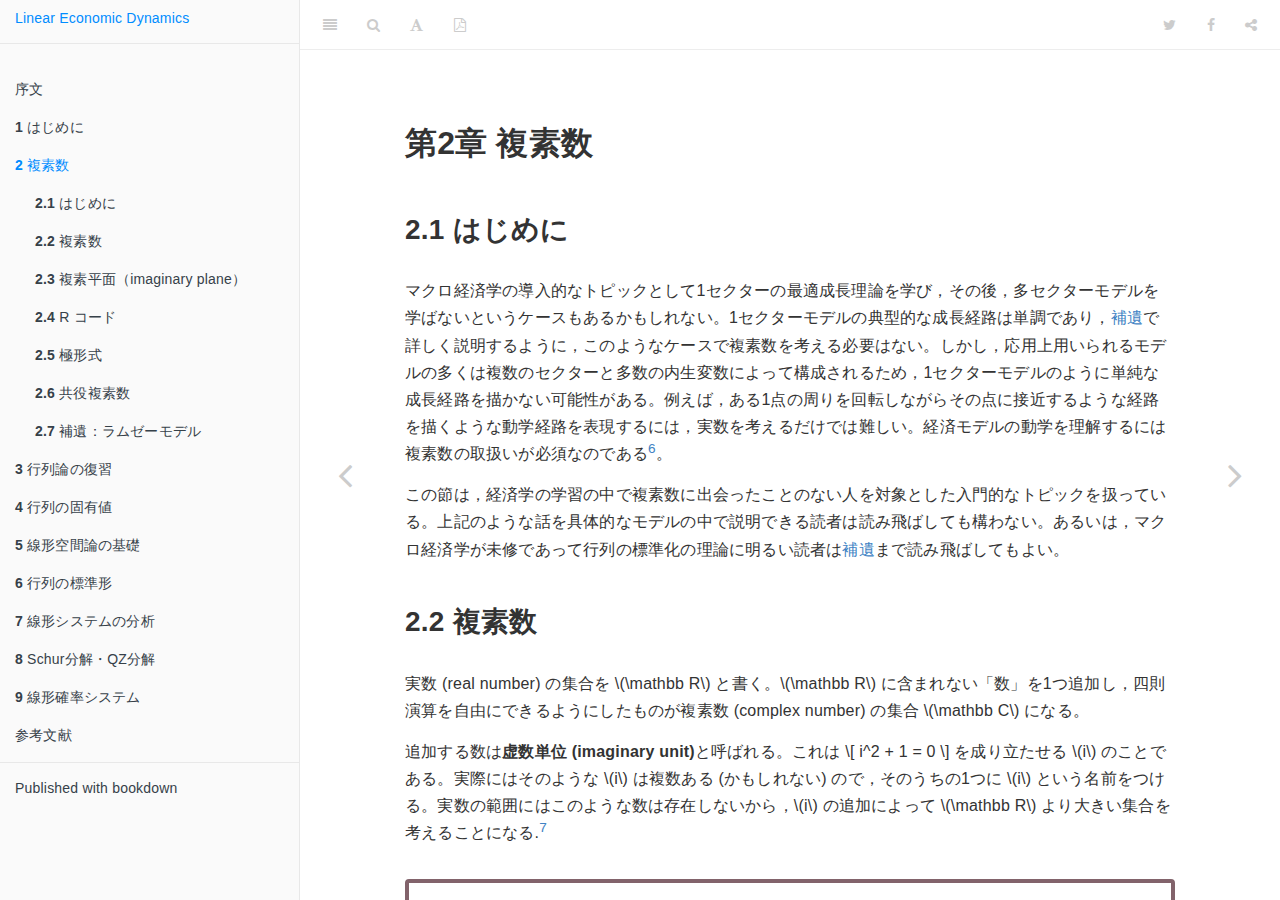
<file: complexnumbers.html>
<!DOCTYPE html>
<html >

<head>

  <meta charset="UTF-8">
  <meta http-equiv="X-UA-Compatible" content="IE=edge">
  <title>経済動学: 線形編</title>
  <meta content="text/html; charset=UTF-8" http-equiv="Content-Type">
  <meta name="description" content="経済動学 講義ノート">
  <meta name="generator" content="bookdown 0.3 and GitBook 2.6.7">

  <meta property="og:title" content="経済動学: 線形編" />
  <meta property="og:type" content="book" />
  
  
  <meta property="og:description" content="経済動学 講義ノート" />
  <meta name="github-repo" content="kenjisato/led" />

  <meta name="twitter:card" content="summary" />
  <meta name="twitter:title" content="経済動学: 線形編" />
  
  <meta name="twitter:description" content="経済動学 講義ノート" />
  

<meta name="author" content="佐藤 健治">


<meta name="date" content="2017-05-20">

  <meta name="viewport" content="width=device-width, initial-scale=1">
  <meta name="apple-mobile-web-app-capable" content="yes">
  <meta name="apple-mobile-web-app-status-bar-style" content="black">
  
  
<link rel="prev" href="intro.html">
<link rel="next" href="matrix.html">

<script src="libs/jquery-2.2.3/jquery.min.js"></script>
<link href="libs/gitbook-2.6.7/css/style.css" rel="stylesheet" />
<link href="libs/gitbook-2.6.7/css/plugin-bookdown.css" rel="stylesheet" />
<link href="libs/gitbook-2.6.7/css/plugin-highlight.css" rel="stylesheet" />
<link href="libs/gitbook-2.6.7/css/plugin-search.css" rel="stylesheet" />
<link href="libs/gitbook-2.6.7/css/plugin-fontsettings.css" rel="stylesheet" />









<style type="text/css">
div.sourceCode { overflow-x: auto; }
table.sourceCode, tr.sourceCode, td.lineNumbers, td.sourceCode {
  margin: 0; padding: 0; vertical-align: baseline; border: none; }
table.sourceCode { width: 100%; line-height: 100%; }
td.lineNumbers { text-align: right; padding-right: 4px; padding-left: 4px; color: #aaaaaa; border-right: 1px solid #aaaaaa; }
td.sourceCode { padding-left: 5px; }
code > span.kw { color: #007020; font-weight: bold; } /* Keyword */
code > span.dt { color: #902000; } /* DataType */
code > span.dv { color: #40a070; } /* DecVal */
code > span.bn { color: #40a070; } /* BaseN */
code > span.fl { color: #40a070; } /* Float */
code > span.ch { color: #4070a0; } /* Char */
code > span.st { color: #4070a0; } /* String */
code > span.co { color: #60a0b0; font-style: italic; } /* Comment */
code > span.ot { color: #007020; } /* Other */
code > span.al { color: #ff0000; font-weight: bold; } /* Alert */
code > span.fu { color: #06287e; } /* Function */
code > span.er { color: #ff0000; font-weight: bold; } /* Error */
code > span.wa { color: #60a0b0; font-weight: bold; font-style: italic; } /* Warning */
code > span.cn { color: #880000; } /* Constant */
code > span.sc { color: #4070a0; } /* SpecialChar */
code > span.vs { color: #4070a0; } /* VerbatimString */
code > span.ss { color: #bb6688; } /* SpecialString */
code > span.im { } /* Import */
code > span.va { color: #19177c; } /* Variable */
code > span.cf { color: #007020; font-weight: bold; } /* ControlFlow */
code > span.op { color: #666666; } /* Operator */
code > span.bu { } /* BuiltIn */
code > span.ex { } /* Extension */
code > span.pp { color: #bc7a00; } /* Preprocessor */
code > span.at { color: #7d9029; } /* Attribute */
code > span.do { color: #ba2121; font-style: italic; } /* Documentation */
code > span.an { color: #60a0b0; font-weight: bold; font-style: italic; } /* Annotation */
code > span.cv { color: #60a0b0; font-weight: bold; font-style: italic; } /* CommentVar */
code > span.in { color: #60a0b0; font-weight: bold; font-style: italic; } /* Information */
</style>

<link rel="stylesheet" href="asset/css/style.css" type="text/css" />
</head>

<body>


  <div class="book without-animation with-summary font-size-2 font-family-1" data-basepath=".">

    <div class="book-summary">
      <nav role="navigation">

<ul class="summary">
<li><a href="./">Linear Economic Dynamics</a></li>

<li class="divider"></li>
<li><a href="index.html#top-page"></a></li>
<li class="chapter" data-level="" data-path="preface.html"><a href="preface.html"><i class="fa fa-check"></i>序文</a><ul>
<li class="chapter" data-level="" data-path="preface.html"><a href="preface.html#e6a78be68890"><i class="fa fa-check"></i>構成</a></li>
<li class="chapter" data-level="" data-path="preface.html"><a href="preface.html#e8ac9de8be9e"><i class="fa fa-check"></i>謝辞</a></li>
</ul></li>
<li class="chapter" data-level="1" data-path="intro.html"><a href="intro.html"><i class="fa fa-check"></i><b>1</b> はじめに</a><ul>
<li class="chapter" data-level="1.1" data-path="intro.html"><a href="intro.html#intro-economic-dynamics"><i class="fa fa-check"></i><b>1.1</b> 経済動学</a></li>
<li class="chapter" data-level="1.2" data-path="intro.html"><a href="intro.html#intro-target-model"><i class="fa fa-check"></i><b>1.2</b> 対象とするモデル</a><ul>
<li class="chapter" data-level="1.2.1" data-path="intro.html"><a href="intro.html#intro-deterministic"><i class="fa fa-check"></i><b>1.2.1</b> 決定論モデル</a></li>
<li class="chapter" data-level="1.2.2" data-path="intro.html"><a href="intro.html#intro-control-theory"><i class="fa fa-check"></i><b>1.2.2</b> 制御理論との違い</a></li>
<li class="chapter" data-level="1.2.3" data-path="intro.html"><a href="intro.html#intro-stability-determinacy"><i class="fa fa-check"></i><b>1.2.3</b> 安定性と決定性</a></li>
<li class="chapter" data-level="1.2.4" data-path="intro.html"><a href="intro.html#intro-RE"><i class="fa fa-check"></i><b>1.2.4</b> 合理的期待モデル</a></li>
<li class="chapter" data-level="1.2.5" data-path="intro.html"><a href="intro.html#intro-MSRE"><i class="fa fa-check"></i><b>1.2.5</b> マルコフスイッチングモデル</a></li>
</ul></li>
<li class="chapter" data-level="1.3" data-path="intro.html"><a href="intro.html#intro-programing"><i class="fa fa-check"></i><b>1.3</b> プログラミング環境</a><ul>
<li class="chapter" data-level="1.3.1" data-path="intro.html"><a href="intro.html#intro-rstudio"><i class="fa fa-check"></i><b>1.3.1</b> RStudio</a></li>
<li class="chapter" data-level="1.3.2" data-path="intro.html"><a href="intro.html#intro-prepare"><i class="fa fa-check"></i><b>1.3.2</b> 準備</a></li>
<li class="chapter" data-level="1.3.3" data-path="intro.html"><a href="intro.html#section-1.3.3"><i class="fa fa-check"></i><b>1.3.3</b> パッケージ</a></li>
</ul></li>
</ul></li>
<li class="chapter" data-level="2" data-path="complexnumbers.html"><a href="complexnumbers.html"><i class="fa fa-check"></i><b>2</b> 複素数</a><ul>
<li class="chapter" data-level="2.1" data-path="complexnumbers.html"><a href="complexnumbers.html#section-2.1"><i class="fa fa-check"></i><b>2.1</b> はじめに</a></li>
<li class="chapter" data-level="2.2" data-path="complexnumbers.html"><a href="complexnumbers.html#section-2.2"><i class="fa fa-check"></i><b>2.2</b> 複素数</a></li>
<li class="chapter" data-level="2.3" data-path="complexnumbers.html"><a href="complexnumbers.html#imaginary-plane"><i class="fa fa-check"></i><b>2.3</b> 複素平面（imaginary plane）</a></li>
<li class="chapter" data-level="2.4" data-path="complexnumbers.html"><a href="complexnumbers.html#r-"><i class="fa fa-check"></i><b>2.4</b> R コード</a><ul>
<li class="chapter" data-level="" data-path="complexnumbers.html"><a href="complexnumbers.html#e59b9be58987e6bc94e7ae97"><i class="fa fa-check"></i>四則演算</a></li>
<li class="chapter" data-level="" data-path="complexnumbers.html"><a href="complexnumbers.html#e8a487e7b4a0e5b9b3e99da2e4b88ae381aee59bb3e7a4ba"><i class="fa fa-check"></i>複素平面上の図示</a></li>
</ul></li>
<li class="chapter" data-level="2.5" data-path="complexnumbers.html"><a href="complexnumbers.html#section-2.5"><i class="fa fa-check"></i><b>2.5</b> 極形式</a></li>
<li class="chapter" data-level="2.6" data-path="complexnumbers.html"><a href="complexnumbers.html#section-2.6"><i class="fa fa-check"></i><b>2.6</b> 共役複素数</a></li>
<li class="chapter" data-level="2.7" data-path="complexnumbers.html"><a href="complexnumbers.html#complexramsey"><i class="fa fa-check"></i><b>2.7</b> 補遺：ラムゼーモデル</a></li>
</ul></li>
<li class="chapter" data-level="3" data-path="matrix.html"><a href="matrix.html"><i class="fa fa-check"></i><b>3</b> 行列論の復習</a><ul>
<li class="chapter" data-level="3.1" data-path="matrix.html"><a href="matrix.html#section-3.1"><i class="fa fa-check"></i><b>3.1</b> 行列の形</a></li>
<li class="chapter" data-level="3.2" data-path="matrix.html"><a href="matrix.html#matrix-operation"><i class="fa fa-check"></i><b>3.2</b> 行列の演算</a></li>
<li class="chapter" data-level="3.3" data-path="matrix.html"><a href="matrix.html#section-3.3"><i class="fa fa-check"></i><b>3.3</b> 線形方程式</a><ul>
<li class="chapter" data-level="3.3.1" data-path="matrix.html"><a href="matrix.html#section-3.3.1"><i class="fa fa-check"></i><b>3.3.1</b> 線形連立方程式の変形</a></li>
<li class="chapter" data-level="3.3.2" data-path="matrix.html"><a href="matrix.html#section-3.3.2"><i class="fa fa-check"></i><b>3.3.2</b> 行基本変形</a></li>
<li class="chapter" data-level="3.3.3" data-path="matrix.html"><a href="matrix.html#section-3.3.3"><i class="fa fa-check"></i><b>3.3.3</b> 列基本変形</a></li>
<li class="chapter" data-level="3.3.4" data-path="matrix.html"><a href="matrix.html#section-3.3.4"><i class="fa fa-check"></i><b>3.3.4</b> 初等変形</a></li>
</ul></li>
<li class="chapter" data-level="3.4" data-path="matrix.html"><a href="matrix.html#r--1"><i class="fa fa-check"></i><b>3.4</b> R コード</a><ul>
<li class="chapter" data-level="3.4.1" data-path="matrix.html"><a href="matrix.html#section-3.4.1"><i class="fa fa-check"></i><b>3.4.1</b> 行列の定義</a></li>
<li class="chapter" data-level="3.4.2" data-path="matrix.html"><a href="matrix.html#section-3.4.2"><i class="fa fa-check"></i><b>3.4.2</b> 要素の取得</a></li>
<li class="chapter" data-level="3.4.3" data-path="matrix.html"><a href="matrix.html#section-3.4.3"><i class="fa fa-check"></i><b>3.4.3</b> 行列の演算・関数</a></li>
</ul></li>
</ul></li>
<li class="chapter" data-level="4" data-path="eigen.html"><a href="eigen.html"><i class="fa fa-check"></i><b>4</b> 行列の固有値</a><ul>
<li class="chapter" data-level="4.1" data-path="eigen.html"><a href="eigen.html#section-4.1"><i class="fa fa-check"></i><b>4.1</b> 行列式</a><ul>
<li class="chapter" data-level="4.1.1" data-path="eigen.html"><a href="eigen.html#section-4.1.1"><i class="fa fa-check"></i><b>4.1.1</b> 置換</a></li>
<li class="chapter" data-level="4.1.2" data-path="eigen.html"><a href="eigen.html#section-4.1.2"><i class="fa fa-check"></i><b>4.1.2</b> 行列式の定義</a></li>
<li class="chapter" data-level="4.1.3" data-path="eigen.html"><a href="eigen.html#section-4.1.3"><i class="fa fa-check"></i><b>4.1.3</b> 行列式の意味</a></li>
</ul></li>
<li class="chapter" data-level="4.2" data-path="eigen.html"><a href="eigen.html#section-4.2"><i class="fa fa-check"></i><b>4.2</b> 固有値と固有ベクトル</a></li>
<li class="chapter" data-level="4.3" data-path="eigen.html"><a href="eigen.html#section-4.3"><i class="fa fa-check"></i><b>4.3</b> 対角化</a><ul>
<li class="chapter" data-level="4.3.1" data-path="eigen.html"><a href="eigen.html#section-4.3.1"><i class="fa fa-check"></i><b>4.3.1</b> 計算方法の確認</a></li>
<li class="chapter" data-level="4.3.2" data-path="eigen.html"><a href="eigen.html#section-4.3.2"><i class="fa fa-check"></i><b>4.3.2</b> 例題</a></li>
<li class="chapter" data-level="4.3.3" data-path="eigen.html"><a href="eigen.html#section-4.3.3"><i class="fa fa-check"></i><b>4.3.3</b> 複素数の行列表現</a></li>
<li class="chapter" data-level="4.3.4" data-path="eigen.html"><a href="eigen.html#section-4.3.4"><i class="fa fa-check"></i><b>4.3.4</b> 実対角化</a></li>
</ul></li>
<li class="chapter" data-level="4.4" data-path="eigen.html"><a href="eigen.html#section-4.4"><i class="fa fa-check"></i><b>4.4</b> 線形動学方程式と固有値</a></li>
<li class="chapter" data-level="4.5" data-path="eigen.html"><a href="eigen.html#section-4.5"><i class="fa fa-check"></i><b>4.5</b> ラムゼーモデルと固有値</a></li>
<li class="chapter" data-level="4.6" data-path="eigen.html"><a href="eigen.html#r--2"><i class="fa fa-check"></i><b>4.6</b> R コード</a></li>
</ul></li>
<li class="chapter" data-level="5" data-path="linspace.html"><a href="linspace.html"><i class="fa fa-check"></i><b>5</b> 線形空間論の基礎</a><ul>
<li class="chapter" data-level="5.1" data-path="linspace.html"><a href="linspace.html#linspace-definition"><i class="fa fa-check"></i><b>5.1</b> 線形空間</a></li>
<li class="chapter" data-level="5.2" data-path="linspace.html"><a href="linspace.html#linspace-subspace"><i class="fa fa-check"></i><b>5.2</b> 線形部分空間</a></li>
<li class="chapter" data-level="5.3" data-path="linspace.html"><a href="linspace.html#linspace-independence"><i class="fa fa-check"></i><b>5.3</b> 1次独立性</a></li>
<li class="chapter" data-level="5.4" data-path="linspace.html"><a href="linspace.html#linspace-linearmap"><i class="fa fa-check"></i><b>5.4</b> 線形写像</a><ul>
<li class="chapter" data-level="5.4.1" data-path="linspace.html"><a href="linspace.html#section-5.4.1"><i class="fa fa-check"></i><b>5.4.1</b> 基本的な定義の復習</a></li>
<li class="chapter" data-level="" data-path="linspace.html"><a href="linspace.html#e5838fe383bbe98086e5838f"><i class="fa fa-check"></i>像・逆像</a></li>
<li class="chapter" data-level="5.4.2" data-path="linspace.html"><a href="linspace.html#section-5.4.2"><i class="fa fa-check"></i><b>5.4.2</b> 線形性</a></li>
<li class="chapter" data-level="5.4.3" data-path="linspace.html"><a href="linspace.html#section-5.4.3"><i class="fa fa-check"></i><b>5.4.3</b> 像空間，核，商空間</a></li>
<li class="chapter" data-level="5.4.4" data-path="linspace.html"><a href="linspace.html#section-5.4.4"><i class="fa fa-check"></i><b>5.4.4</b> 座標</a></li>
</ul></li>
<li class="chapter" data-level="5.5" data-path="linspace.html"><a href="linspace.html#linspace-matrix"><i class="fa fa-check"></i><b>5.5</b> 行列</a><ul>
<li class="chapter" data-level="5.5.1" data-path="linspace.html"><a href="linspace.html#section-5.5.1"><i class="fa fa-check"></i><b>5.5.1</b> 線形写像の表現としての行列</a></li>
<li class="chapter" data-level="5.5.2" data-path="linspace.html"><a href="linspace.html#section-5.5.2"><i class="fa fa-check"></i><b>5.5.2</b> 基底の変換</a></li>
</ul></li>
<li class="chapter" data-level="5.6" data-path="linspace.html"><a href="linspace.html#linspace-invariant"><i class="fa fa-check"></i><b>5.6</b> 不変部分空間</a><ul>
<li class="chapter" data-level="5.6.1" data-path="linspace.html"><a href="linspace.html#section-5.6.1"><i class="fa fa-check"></i><b>5.6.1</b> ブロック対角化</a></li>
<li class="chapter" data-level="5.6.2" data-path="linspace.html"><a href="linspace.html#section-5.6.2"><i class="fa fa-check"></i><b>5.6.2</b> 固有値分解</a></li>
</ul></li>
</ul></li>
<li class="chapter" data-level="6" data-path="section-6.html"><a href="section-6.html"><i class="fa fa-check"></i><b>6</b> 行列の標準形</a><ul>
<li class="chapter" data-level="6.1" data-path="section-6.html"><a href="section-6.html#section-6.1"><i class="fa fa-check"></i><b>6.1</b> 一般固有空間への分解</a><ul>
<li class="chapter" data-level="6.1.1" data-path="section-6.html"><a href="section-6.html#section-6.1.1"><i class="fa fa-check"></i><b>6.1.1</b> ハミルトン・ケーリーの定理</a></li>
<li class="chapter" data-level="6.1.2" data-path="section-6.html"><a href="section-6.html#section-6.1.2"><i class="fa fa-check"></i><b>6.1.2</b> 最小多項式</a></li>
<li class="chapter" data-level="6.1.3" data-path="complexnumbers.html"><a href="complexnumbers.html#-1"><i class="fa fa-check"></i><b>6.1.3</b> 一般固有空間への分解</a></li>
</ul></li>
<li class="chapter" data-level="6.2" data-path="section-6.html"><a href="section-6.html#section-6.2"><i class="fa fa-check"></i><b>6.2</b> 一般化固有値問題</a><ul>
<li class="chapter" data-level="6.2.1" data-path="section-6.html"><a href="section-6.html#section-6.2.1"><i class="fa fa-check"></i><b>6.2.1</b> 一般化固有値</a></li>
</ul></li>
<li class="chapter" data-level="6.3" data-path="section-6.html"><a href="section-6.html#section-6.3"><i class="fa fa-check"></i><b>6.3</b> ハミルトン・ケーリーの定理の証明</a></li>
<li class="chapter" data-level="6.4" data-path="section-6.html"><a href="section-6.html#section-6.4"><i class="fa fa-check"></i><b>6.4</b> ワイエルシュトラス標準形の導出</a></li>
</ul></li>
<li class="chapter" data-level="7" data-path="blanchardkahn.html"><a href="blanchardkahn.html"><i class="fa fa-check"></i><b>7</b> 線形システムの分析</a><ul>
<li class="chapter" data-level="7.1" data-path="blanchardkahn.html"><a href="blanchardkahn.html#section-7.1"><i class="fa fa-check"></i><b>7.1</b> 行列公式</a><ul>
<li class="chapter" data-level="7.1.1" data-path="blanchardkahn.html"><a href="blanchardkahn.html#section-7.1.1"><i class="fa fa-check"></i><b>7.1.1</b> 逆行列公式</a></li>
<li class="chapter" data-level="7.1.2" data-path="blanchardkahn.html"><a href="blanchardkahn.html#section-7.1.2"><i class="fa fa-check"></i><b>7.1.2</b> シルベスタ方程式</a></li>
</ul></li>
<li class="chapter" data-level="7.2" data-path="blanchardkahn.html"><a href="blanchardkahn.html#blanchard-kahn-case"><i class="fa fa-check"></i><b>7.2</b> <span class="math inline">\(E=I\)</span> のケース</a><ul>
<li class="chapter" data-level="" data-path="blanchardkahn.html"><a href="blanchardkahn.html#e59bb3e8a7a3"><i class="fa fa-check"></i>図解</a></li>
</ul></li>
<li class="chapter" data-level="7.3" data-path="blanchardkahn.html"><a href="blanchardkahn.html#e-neq-i-"><i class="fa fa-check"></i><b>7.3</b> <span class="math inline">\(E \neq I\)</span> のケース</a><ul>
<li class="chapter" data-level="7.3.1" data-path="blanchardkahn.html"><a href="blanchardkahn.html#section-7.3.1"><i class="fa fa-check"></i><b>7.3.1</b> アイデア</a></li>
<li class="chapter" data-level="7.3.2" data-path="blanchardkahn.html"><a href="blanchardkahn.html#section-7.3.2"><i class="fa fa-check"></i><b>7.3.2</b> 解の存在と一意性</a></li>
<li class="chapter" data-level="7.3.3" data-path="blanchardkahn.html"><a href="blanchardkahn.html#u-"><i class="fa fa-check"></i><b>7.3.3</b> <span class="math inline">\(u\)</span> の特定化</a></li>
</ul></li>
</ul></li>
<li class="chapter" data-level="8" data-path="schurqz.html"><a href="schurqz.html"><i class="fa fa-check"></i><b>8</b> Schur分解・QZ分解</a><ul>
<li class="chapter" data-level="8.1" data-path="schurqz.html"><a href="schurqz.html#section-8.1"><i class="fa fa-check"></i><b>8.1</b> 直交性</a><ul>
<li class="chapter" data-level="8.1.1" data-path="schurqz.html"><a href="schurqz.html#section-8.1.1"><i class="fa fa-check"></i><b>8.1.1</b> 内積空間</a></li>
<li class="chapter" data-level="8.1.2" data-path="schurqz.html"><a href="schurqz.html#section-8.1.2"><i class="fa fa-check"></i><b>8.1.2</b> 内積空間と基底</a></li>
<li class="chapter" data-level="8.1.3" data-path="schurqz.html"><a href="schurqz.html#section-8.1.3"><i class="fa fa-check"></i><b>8.1.3</b> 内積空間のノルム</a></li>
<li class="chapter" data-level="8.1.4" data-path="schurqz.html"><a href="schurqz.html#section-8.1.4"><i class="fa fa-check"></i><b>8.1.4</b> グラム・シュミットの直交化法</a></li>
</ul></li>
<li class="chapter" data-level="8.2" data-path="schurqz.html"><a href="schurqz.html#section-8.2"><i class="fa fa-check"></i><b>8.2</b> シューア分解とその応用</a><ul>
<li class="chapter" data-level="8.2.1" data-path="schurqz.html"><a href="schurqz.html#section-8.2.1"><i class="fa fa-check"></i><b>8.2.1</b> シューア分解</a></li>
<li class="chapter" data-level="8.2.2" data-path="schurqz.html"><a href="schurqz.html#section-8.2.2"><i class="fa fa-check"></i><b>8.2.2</b> システム分析への応用</a></li>
<li class="chapter" data-level="8.2.3" data-path="schurqz.html"><a href="schurqz.html#u_t1phi-u_t"><i class="fa fa-check"></i><b>8.2.3</b> <span class="math inline">\(u_{t+1}=\Phi u_{t}\)</span></a></li>
<li class="chapter" data-level="8.2.4" data-path="schurqz.html"><a href="schurqz.html#schur"><i class="fa fa-check"></i><b>8.2.4</b> 実Schur分解</a></li>
</ul></li>
<li class="chapter" data-level="8.3" data-path="schurqz.html"><a href="schurqz.html#qz-"><i class="fa fa-check"></i><b>8.3</b> QZ 分解とその応用</a><ul>
<li class="chapter" data-level="8.3.1" data-path="intro.html"><a href="intro.html#qz"><i class="fa fa-check"></i><b>8.3.1</b> QZ分解</a></li>
<li class="chapter" data-level="8.3.2" data-path="complexnumbers.html"><a href="complexnumbers.html#-1"><i class="fa fa-check"></i><b>8.3.2</b> システム分析への応用</a></li>
</ul></li>
<li class="chapter" data-level="8.4" data-path="intro.html"><a href="intro.html#qz"><i class="fa fa-check"></i><b>8.4</b> QZ解法の一般公式</a></li>
</ul></li>
<li class="chapter" data-level="9" data-path="section-9.html"><a href="section-9.html"><i class="fa fa-check"></i><b>9</b> 線形確率システム</a><ul>
<li class="chapter" data-level="9.1" data-path="section-9.html"><a href="section-9.html#klein2000-"><i class="fa fa-check"></i><b>9.1</b> <span class="citation">Klein (<a href="#ref-Klein2000">2000</a>)</span> の方法</a><ul>
<li class="chapter" data-level="" data-path="section-9.html"><a href="section-9.html#ar"><i class="fa fa-check"></i>ARショック</a></li>
</ul></li>
<li class="chapter" data-level="9.2" data-path="section-9.html"><a href="section-9.html#section-9.2"><i class="fa fa-check"></i><b>9.2</b> 確率過程について</a><ul>
<li class="chapter" data-level="9.2.1" data-path="section-9.html"><a href="section-9.html#section-9.2.1"><i class="fa fa-check"></i><b>9.2.1</b> 確率変数</a></li>
<li class="chapter" data-level="9.2.2" data-path="section-9.html"><a href="section-9.html#section-9.2.2"><i class="fa fa-check"></i><b>9.2.2</b> 期待値</a></li>
<li class="chapter" data-level="9.2.3" data-path="section-9.html"><a href="section-9.html#section-9.2.3"><i class="fa fa-check"></i><b>9.2.3</b> 条件付き期待値</a></li>
<li class="chapter" data-level="9.2.4" data-path="section-9.html"><a href="section-9.html#section-9.2.4"><i class="fa fa-check"></i><b>9.2.4</b> 確率過程</a></li>
</ul></li>
</ul></li>
<li class="chapter" data-level="" data-path="e58f82e88083e69687e78cae.html"><a href="e58f82e88083e69687e78cae.html"><i class="fa fa-check"></i>参考文献</a></li>
<li class="divider"></li>
<li><a href="http://led.kenjisato.jp" target="blank">Published with bookdown</a></li>

</ul>

      </nav>
    </div>

    <div class="book-body">
      <div class="body-inner">
        <div class="book-header" role="navigation">
          <h1>
            <i class="fa fa-circle-o-notch fa-spin"></i><a href="./">経済動学: 線形編</a>
          </h1>
        </div>

        <div class="page-wrapper" tabindex="-1" role="main">
          <div class="page-inner">

            <section class="normal" id="section-">
<div id="complexnumbers" class="section level1">
<h1><span class="header-section-number">第2章</span> 複素数</h1>
<div id="section-2.1" class="section level2">
<h2><span class="header-section-number">2.1</span> はじめに</h2>
<p>マクロ経済学の導入的なトピックとして1セクターの最適成長理論を学び，その後，多セクターモデルを学ばないというケースもあるかもしれない。1セクターモデルの典型的な成長経路は単調であり，<a href="complexnumbers.html#complexramsey">補遺</a>で詳しく説明するように，このようなケースで複素数を考える必要はない。しかし，応用上用いられるモデルの多くは複数のセクターと多数の内生変数によって構成されるため，1セクターモデルのように単純な成長経路を描かない可能性がある。例えば，ある1点の周りを回転しながらその点に接近するような経路を描くような動学経路を表現するには，実数を考えるだけでは難しい。経済モデルの動学を理解するには複素数の取扱いが必須なのである<a href="#fn6" class="footnoteRef" id="fnref6"><sup>6</sup></a>。</p>
<p>この節は，経済学の学習の中で複素数に出会ったことのない人を対象とした入門的なトピックを扱っている。上記のような話を具体的なモデルの中で説明できる読者は読み飛ばしても構わない。あるいは，マクロ経済学が未修であって行列の標準化の理論に明るい読者は<a href="complexnumbers.html#complexramsey">補遺</a>まで読み飛ばしてもよい。</p>
</div>
<div id="section-2.2" class="section level2">
<h2><span class="header-section-number">2.2</span> 複素数</h2>
<p>実数 (real number) の集合を <span class="math inline">\(\mathbb R\)</span> と書く。<span class="math inline">\(\mathbb R\)</span> に含まれない「数」を1つ追加し，四則演算を自由にできるようにしたものが複素数 (complex number) の集合 <span class="math inline">\(\mathbb C\)</span> になる。</p>
<p>追加する数は<strong>虚数単位 (imaginary unit)</strong>と呼ばれる。これは <span class="math display">\[
  i^2 + 1 = 0
\]</span> を成り立たせる <span class="math inline">\(i\)</span> のことである。実際にはそのような <span class="math inline">\(i\)</span> は複数ある (かもしれない) ので，そのうちの1つに <span class="math inline">\(i\)</span> という名前をつける。実数の範囲にはこのような数は存在しないから，<span class="math inline">\(i\)</span> の追加によって <span class="math inline">\(\mathbb R\)</span> より大きい集合を考えることになる.<a href="#fn7" class="footnoteRef" id="fnref7"><sup>7</sup></a></p>

<div class="definition">
<span id="def:unnamed-chunk-16" class="definition"><strong>定義 2.1 </strong></span><strong>複素数 (complex number)</strong> とは，実数 <span class="math inline">\(a\)</span>，<span class="math inline">\(b\)</span> を用いて <span class="math display">\[
  a + bi
\]</span> と書ける数のことをいう。<span class="math inline">\(a\)</span> を<strong>実部 (real part)</strong>，<span class="math inline">\(b\)</span> を<strong>虚部 (imaginary part)</strong> という。
</div>
<p></p>
<p>いつも <span class="math inline">\(a + bi\)</span> のように書くと読みにくいので，<span class="math inline">\(z \in \mathbb C\)</span> に対して, <span class="math display">\[
   \mathrm{Re}~z = a，\qquad \mathrm{Im}~z = b
\]</span> のような書き方をする.</p>
<p>複素数同士の四則演算を次のように定義する.</p>

<div class="definition">
<p><span id="def:unnamed-chunk-17" class="definition"><strong>定義 2.2 </strong></span> 任意の <span class="math inline">\(a_1，a_2，b_1，b_2 \in \mathbb R\)</span> に対して, <span class="math display">\[
\begin{aligned}
  (a_1 + b_1 i) + (a_2 + b_2 i) &amp;= (a_1 + a_2) + (b_1 + b_2) i \\
  (a_1 + b_1 i) - (a_2 + b_2 i) &amp;= (a_1 - a_2) + (b_1 - b_2) i \\
  (a_1 + b_1 i) (a_2 + b_2 i) &amp;= 
            (a_1 a_2 - b_1 b_2) + (a_1 b_2 + a_2 b_1 ) i.
\end{aligned}
\]</span></p>
<p><span class="math inline">\(a_2 \neq 0\)</span> または <span class="math inline">\(b_2 \neq 0\)</span> であれば，</p>
<p><span class="math display">\[
\begin{aligned}
  \frac{a_1 + b_1 i}{a_2 + b_2 i}
    = 
    \left( \frac{a_1 a_2 + b_1 b_2}{a_2^2 + b_2^2} \right)
    +
    \left( \frac{- a_1 b_2 + a_2 b_1}{a_2^2 + b_2^2} \right) i.
\end{aligned}
\]</span></p>
</div>
<p></p>
</div>
<div id="imaginary-plane" class="section level2">
<h2><span class="header-section-number">2.3</span> 複素平面（imaginary plane）</h2>
<p>1つの複素数は <span class="math inline">\((a, b)\)</span> という実数のペアと同一視できるので，平面上の1点として複素数を表現できる。 図<a href="complexnumbers.html#fig:imaginary-plane">2.1</a> 参照。</p>
<div class="figure" style="text-align: center"><span id="fig:imaginary-plane"></span>
<img src="asset/figures/02-complex_numbers/02-complex_numbers.001.jpeg" alt="複素平面"  />
<p class="caption">
図 2.1: 複素平面
</p>
</div>
<p>複素平面は動学の分析に重要な役割を果たすので自ら図を描いて手になじませておくとよい。</p>
</div>
<div id="r-" class="section level2">
<h2><span class="header-section-number">2.4</span> R コード</h2>
<p>R では複素数を簡単に使うことができる。例えば次のように書くと，<code>z</code> という名前の<strong>変数</strong>に <span class="math inline">\(5 + i\)</span> という複素数を代入するという意味になる。コンソールで実行してみてほしい.</p>
<div class="sourceCode"><pre class="sourceCode r"><code class="sourceCode r">z =<span class="st"> </span><span class="dv">5</span> +<span class="st"> </span>1i
z</code></pre></div>
<pre><code>## [1] 5+1i</code></pre>

<div class="exercise">
<p>上のコードを次のように書き換えると正しく動くだろうか？何が起こるかを予想する。その後，Rコンソールで実行して予想した結果と比べる.</p>
<ul>
<li><code>1</code> と <code>i</code> の間にはスペースを入れる.</li>
<li><code>1</code> を省略して <code>5 + i</code> と書く.</li>
</ul>
</div>
<p></p>
<div id="e5ae9fe983a8" class="section level4 unnumbered">
<h4>実部</h4>
<p>複素数を代入した変数をもっていれば，関数 <code>Re()</code> によってその実部を取得できる。</p>
<div class="sourceCode"><pre class="sourceCode r"><code class="sourceCode r"><span class="kw">Re</span>(z)</code></pre></div>
<pre><code>## [1] 5</code></pre>
</div>
<div id="e8999ae983a8" class="section level4 unnumbered">
<h4>虚部</h4>
<p><code>Im()</code> によって虚部を取得できる.</p>
<div class="sourceCode"><pre class="sourceCode r"><code class="sourceCode r"><span class="kw">Im</span>(z)</code></pre></div>
<pre><code>## [1] 1</code></pre>
</div>
<div id="e59b9be58987e6bc94e7ae97" class="section level3 unnumbered">
<h3>四則演算</h3>
<p>四則演算も通常の数と同じようにできる。</p>
<div id="e58aa0e7ae97" class="section level4 unnumbered">
<h4>加算</h4>
<div class="sourceCode"><pre class="sourceCode r"><code class="sourceCode r">w =<span class="st"> </span><span class="dv">4</span> -<span class="st"> </span>3i
z +<span class="st"> </span>w </code></pre></div>
<pre><code>## [1] 9-2i</code></pre>
</div>
<div id="e6b89be7ae97" class="section level4 unnumbered">
<h4>減算</h4>
<div class="sourceCode"><pre class="sourceCode r"><code class="sourceCode r">z -<span class="st"> </span>w</code></pre></div>
<pre><code>## [1] 1+4i</code></pre>
</div>
<div id="e4b997e7ae97" class="section level4 unnumbered">
<h4>乗算</h4>
<div class="sourceCode"><pre class="sourceCode r"><code class="sourceCode r">z *<span class="st"> </span>w</code></pre></div>
<pre><code>## [1] 23-11i</code></pre>
</div>
<div id="e999a4e7ae97" class="section level4 unnumbered">
<h4>除算</h4>
<div class="sourceCode"><pre class="sourceCode r"><code class="sourceCode r">z /<span class="st"> </span>w</code></pre></div>
<pre><code>## [1] 0.68+0.76i</code></pre>
</div>
<div id="e5ae9fe695b0e381a8e381aee6bc94e7ae97" class="section level4 unnumbered">
<h4>実数との演算</h4>
<p>実数と複素数の演算も自然に行うことができる。結果は常に複素数になる。</p>
<div class="sourceCode"><pre class="sourceCode r"><code class="sourceCode r"><span class="dv">10</span> +<span class="st"> </span>z</code></pre></div>
<pre><code>## [1] 15+1i</code></pre>
</div>
<div id="e6b3a8e6848f" class="section level4 unnumbered">
<h4>注意</h4>
<p>R はゼロで割ってもエラーにならない。</p>
<div class="sourceCode"><pre class="sourceCode r"><code class="sourceCode r">z /<span class="st"> </span><span class="dv">0</span></code></pre></div>
<pre><code>## [1] Inf+Infi</code></pre>
<div class="sourceCode"><pre class="sourceCode r"><code class="sourceCode r">z /<span class="st"> </span>(<span class="dv">0</span> +<span class="st"> </span>0i)</code></pre></div>
<pre><code>## [1] Inf+Infi</code></pre>
<p>次の結果は複素数になるが</p>
<div class="sourceCode"><pre class="sourceCode r"><code class="sourceCode r">z *<span class="st"> </span><span class="dv">0</span></code></pre></div>
<pre><code>## [1] 0+0i</code></pre>
<p>次の結果は真値を返す。</p>
<div class="sourceCode"><pre class="sourceCode r"><code class="sourceCode r">z *<span class="st"> </span><span class="dv">0</span> ==<span class="st"> </span><span class="dv">0</span></code></pre></div>
<pre><code>## [1] TRUE</code></pre>
</div>
</div>
<div id="e8a487e7b4a0e5b9b3e99da2e4b88ae381aee59bb3e7a4ba" class="section level3 unnumbered">
<h3>複素平面上の図示</h3>
<div id="ggplot2-" class="section level4 unnumbered">
<h4>ggplot2 による作図の基本</h4>
<p>base R の <code>plot()</code> 関数は複素数に対応しているが，残念ながら <code>ggplot2</code> はそのようにはできていない。とは言え <code>ggplot2</code> の方が強力なので，<code>ggplot2</code> のイディオムを習得してほしい。</p>
<p>まず実部と虚部を分けてデータフレームに保存しておく。base R の <code>data.frame()</code> ではなく <code>tidyverse</code> パッケージ (<code>tibble</code> パッケージ) の <code>tibble()</code> を用いる。本書では tibble データフレーム（tbl_df）もデータフレームと呼ぶ。</p>
<div class="sourceCode"><pre class="sourceCode r"><code class="sourceCode r">points =<span class="st"> </span>
<span class="st">  </span><span class="kw">tibble</span>(<span class="dt">z =</span> <span class="kw">c</span>(z, w, z /<span class="st"> </span>w)) %&gt;%<span class="st"> </span>
<span class="st">  </span><span class="kw">mutate</span>(<span class="dt">Re =</span> <span class="kw">Re</span>(z), <span class="dt">Im =</span> <span class="kw">Im</span>(z))
points</code></pre></div>
<pre><code>## # A tibble: 3 × 3
##            z    Re    Im
##       &lt;cplx&gt; &lt;dbl&gt; &lt;dbl&gt;
## 1 5.00+1.00i  5.00  1.00
## 2 4.00-3.00i  4.00 -3.00
## 3 0.68+0.76i  0.68  0.76</code></pre>
<p>今作ったデータフレームの <code>re</code> 列を横軸に，<code>im</code> 列を縦軸にプロットすればよい。</p>
<div class="sourceCode"><pre class="sourceCode r"><code class="sourceCode r"><span class="kw">ggplot</span>(points) +<span class="st"> </span>
<span class="st">  </span><span class="kw">geom_point</span>(<span class="kw">aes</span>(<span class="dt">x =</span> Re, <span class="dt">y =</span> Im, <span class="dt">color =</span> <span class="kw">factor</span>(z))) +<span class="st"> </span>
<span class="st">  </span><span class="kw">coord_fixed</span>() +<span class="st"> </span><span class="kw">labs</span>(<span class="dt">color =</span> <span class="st">&quot;z&quot;</span>) +<span class="st"> </span>
<span class="st">  </span><span class="kw">xlim</span>(-<span class="dv">5</span>, <span class="dv">5</span>) +<span class="st"> </span><span class="kw">ylim</span>(-<span class="dv">5</span>, <span class="dv">5</span>) <span class="co"># この行は装飾</span></code></pre></div>
<p><img src="linear-economic-dynamics_files/figure-html/unnamed-chunk-32-1.png" width="672" style="display: block; margin: auto;" /></p>
</div>
<div id="e381b9e3818de4b997" class="section level4 unnumbered">
<h4>べき乗</h4>
<p>上の方法をもう少し進めてみよう。同じ複素数を繰り返し掛けるとどうなるだろうか。 <span class="math display">\[
  z_p = 0.5 + 0.5i
\]</span> として，<span class="math inline">\(z_p^n\)</span> を計算する。ただし，<span class="math inline">\(z_p^n\)</span> は <span class="math inline">\(z_p\)</span> のべき乗で，実数と同様 <span class="math inline">\(z_p^0 = 1\)</span>，<span class="math inline">\(z_p^n = z_p z_p^{n-1}\)</span>，<span class="math inline">\(n &gt; 1\)</span> と定義する<a href="#fn8" class="footnoteRef" id="fnref8"><sup>8</sup></a>。</p>
<div class="sourceCode"><pre class="sourceCode r"><code class="sourceCode r">zp =<span class="st"> </span><span class="fl">0.5</span> +<span class="st"> </span><span class="fl">0.</span>5i
zn =<span class="st"> </span><span class="kw">tibble</span>(<span class="dt">Re =</span> <span class="kw">Re</span>(<span class="dv">1</span>), <span class="dt">Im =</span> <span class="kw">Im</span>(<span class="dv">1</span>), <span class="dt">n =</span> <span class="dv">0</span>)

for (i in <span class="dv">1</span>:<span class="dv">10</span>) {
  zn =<span class="st"> </span>zn %&gt;%<span class="st"> </span><span class="kw">add_row</span>(<span class="dt">Re =</span> <span class="kw">Re</span>(zp ^<span class="st"> </span>i), <span class="dt">Im =</span> <span class="kw">Im</span>(zp ^<span class="st"> </span>i), <span class="dt">n =</span> i)
}

<span class="kw">ggplot</span>(zn) +<span class="st"> </span><span class="kw">geom_point</span>(<span class="kw">aes</span>(<span class="dt">x =</span> Re, <span class="dt">y =</span> Im, <span class="dt">color =</span> <span class="kw">factor</span>(n))) +<span class="st"> </span>
<span class="st">  </span><span class="kw">labs</span>(<span class="dt">color =</span> <span class="st">&quot;Power&quot;</span>) +<span class="st"> </span><span class="kw">coord_fixed</span>() +<span class="st"> </span>
<span class="st">  </span><span class="kw">xlim</span>(-<span class="fl">1.02</span>, <span class="fl">1.02</span>) +<span class="st"> </span><span class="kw">ylim</span>(-<span class="fl">1.02</span>, <span class="fl">1.02</span>)</code></pre></div>
<p><img src="linear-economic-dynamics_files/figure-html/unnamed-chunk-33-1.png" width="672" style="display: block; margin: auto;" /></p>
<p><span class="math inline">\(1\)</span> に <span class="math inline">\(0.5 + 0.5i\)</span> を繰り返し掛けると次第に原点に近づいていくことが分かる。これは，実部・虚部ともに <span class="math inline">\(0.5\)</span> という比較的小さな数字だから成り立ちそうな気がする。実数の場合，<span class="math inline">\(\lim_{n\to \infty} a^n = 0\)</span> となるのは，<span class="math inline">\(-1 &lt; a &lt; 1\)</span> の場合ということを思いだしてほしい。複素数の場合には，実部・虚部のそれぞれが<span class="math inline">\(1\)</span> より小さい絶対値を持てば原点に収束するだろうか？</p>
<p>例えば次の例を考えてみよう。 <span class="math display">\[
  z_q = 0.9 + 0.9i
\]</span> はたして <span class="math inline">\(z_q^n\)</span> は原点に収束するだろうか？</p>
<div class="sourceCode"><pre class="sourceCode r"><code class="sourceCode r">zq =<span class="st"> </span><span class="fl">0.9</span> +<span class="st"> </span><span class="fl">0.</span>9i
zm =<span class="st"> </span><span class="kw">tibble</span>(<span class="dt">re =</span> <span class="kw">Re</span>(<span class="dv">1</span>), <span class="dt">im =</span> <span class="kw">Im</span>(<span class="dv">1</span>), <span class="dt">n =</span> <span class="dv">0</span>)

for (i in <span class="dv">1</span>:<span class="dv">10</span>) {
  zm =<span class="st"> </span>zm %&gt;%<span class="st"> </span><span class="kw">add_row</span>(<span class="dt">re =</span> <span class="kw">Re</span>(zq ^<span class="st"> </span>i), <span class="dt">im =</span> <span class="kw">Im</span>(zq ^<span class="st"> </span>i), <span class="dt">n =</span> i)
}

<span class="kw">ggplot</span>(zm) +<span class="st"> </span><span class="kw">geom_point</span>(<span class="kw">aes</span>(<span class="dt">x=</span>re, <span class="dt">y=</span>im, <span class="dt">color=</span><span class="kw">factor</span>(n))) +<span class="st"> </span>
<span class="st">  </span><span class="kw">coord_fixed</span>() +<span class="st"> </span><span class="kw">xlim</span>(-<span class="dv">12</span>, <span class="dv">12</span>) +<span class="st"> </span><span class="kw">ylim</span>(-<span class="dv">12</span>, <span class="dv">12</span>)</code></pre></div>
<p><img src="linear-economic-dynamics_files/figure-html/unnamed-chunk-34-1.png" width="672" style="display: block; margin: auto;" /></p>
<p>上の図を見る限り，回転しながらどんどん原点から離れていっているようだ。原点への収束，原点からの乖離はどのような条件で特徴付けられるだろうか。</p>
</div>
</div>
</div>
<div id="section-2.5" class="section level2">
<h2><span class="header-section-number">2.5</span> 極形式</h2>
<p>複素数のべき乗を計算するということは <span class="math inline">\(1\)</span> に同じ複素数を繰り返し掛けることに外ならない。その結果として，上で描いた2つの図のように回転と拡大・縮小という現象を確認することができた。</p>
<p>複素数 <span class="math inline">\(z = a + bi\)</span> を平面上の点 <span class="math inline">\((a, b)\)</span> とみなせるというのが，複素平面を描いた際に念頭に置いていた事実であった。さらに平面上の点 <span class="math inline">\((a, b)\)</span> は原点からの距離と 矢線ベクトル <span class="math inline">\((1, 0)\)</span> を基準とした回転角で表せるということを思い出してほしい。つまり，ある <span class="math inline">\(0 \le \theta &lt; 360^\circ\)</span> が存在して次の等式が成立する. <span class="math display">\[
\begin{aligned}
  a = \sqrt{a^2 + b^2} \cos \theta\\
  b = \sqrt{a^2 + b^2} \sin \theta\\
\end{aligned}
\]</span></p>
<p><span class="math inline">\(r = \sqrt{a^2 + b^2}\ge 0\)</span> を <span class="math inline">\(z = a + bi\)</span> の<strong>絶対値 (absolute value)</strong>という。<span class="math inline">\(z\)</span> の絶対値を <span class="math inline">\(|z|\)</span> で表す。<span class="math inline">\(\theta\)</span> を<strong>偏角 (argument)</strong> という (<span class="math inline">\(\mathrm{arg}(z)\)</span> で表すこともある)。すべての複素数が <span class="math display">\[
  z = r(\cos\theta + i\sin\theta)
\]</span> という表現を持つ。この表現を複素数の<strong>極形式 (polar form)</strong>という。図<a href="complexnumbers.html#fig:polar-form">2.2</a> 参照。</p>
<div class="figure" style="text-align: center"><span id="fig:polar-form"></span>
<img src="asset/figures/02-complex_numbers/02-complex_numbers.002.jpeg" alt="極形式"  />
<p class="caption">
図 2.2: 極形式
</p>
</div>
絶対値が<span class="math inline">\(1\)</span> で偏角の異なる2つの複素数 <span class="math inline">\(\cos\theta_1 + i\sin\theta_1\)</span> と <span class="math inline">\(\cos\theta_2 + i\sin\theta_2\)</span> を掛け合わせると
<span class="math display" id="eq:polar">\[\begin{align}
  &amp;(\cos\theta_1 + i\sin\theta_1)(\cos\theta_2 + i\sin\theta_2) \notag \\
  &amp;\qquad=
  (\cos\theta_1 \cos\theta_2 - \sin\theta_1\sin\theta_2)
  +
  i(\sin\theta_1\cos\theta_2 + \cos\theta_1\sin\theta_2) \notag \\
  &amp;\qquad=
  \cos(\theta_1 + \theta_2) + i\sin(\theta_1 + \theta_2) \tag{2.1}
\end{align}\]</span>
<p>を得る.<a href="#fn9" class="footnoteRef" id="fnref9"><sup>9</sup></a> 絶対値が<span class="math inline">\(1\)</span>でない場合にも，<span class="math inline">\(r_1, r_2 &gt; 0\)</span> として, <span class="math display">\[
\begin{aligned}
  r_1(\cos\theta_1 + i\sin\theta_1)\cdot r_2(\cos\theta_2 + i\sin\theta_2)
  =
  r_1 r_2 \left[
    \cos(\theta_1 + \theta_2) + i\sin(\theta_1 + \theta_2)
  \right]
\end{aligned}
\]</span> つまり，複素数 <span class="math inline">\(r_2(\cos\theta_2 + i\sin\theta_2)\)</span> を掛けるという操作は，絶対値を <span class="math inline">\(r_2\)</span> 倍に伸縮し，偏角を <span class="math inline">\(+\theta_2\)</span> だけ回転させる作用がある。</p>
<div id="e382aae382a4e383a9e383bce381aee585ace5bc8f" class="section level4 unnumbered">
<h4>オイラーの公式</h4>
式<a href="complexnumbers.html#eq:polar">(2.1)</a> は複素数の積が偏角の和に相当することを述べている。この等式を眺めて指数関数との関連性に気がつく人もいるかもしれない。実際，
<span class="math display" id="eq:euler">\[\begin{align}
  e^{i\theta} = \cos\theta + i\sin\theta \tag{2.2}
\end{align}\]</span>
<p>と定義すれば，指数法則 <span class="math display">\[
  e^{i\theta_1} e^{i\theta_2} = e^{i(\theta_1 + \theta_2)}
\]</span></p>
<p>によって，式<a href="complexnumbers.html#eq:polar">(2.1)</a> を「導出」できる。本来は，<span class="math inline">\(e^{i\theta}\)</span> が意味するところをきちんと定義して，等式 <a href="complexnumbers.html#eq:euler">(2.2)</a> を証明する必要があるだろうが，ここでは記号として「オイラーの公式」を紹介した。関心のある読者は適当な複素関数論の教科書を読めばよい。</p>
すべての複素数が
<span class="math display">\[\begin{equation}
  z = re^{i\theta}, \quad r \ge 0,\ 0^\circ \le \theta &lt; 360^\circ
\end{equation}\]</span>
という表現を持つということを知っていればよい。なお, この表現は次のようにして, <span class="math inline">\(\theta &lt; 0^\circ\)</span>, <span class="math inline">\(\theta \ge 360^\circ\)</span> に拡張することができる: 任意の <span class="math inline">\(\theta\)</span> に対して, <span class="math inline">\(\theta = \theta_0 + n \times 360^\circ\)</span> なる整数 <span class="math inline">\(n = 0, \pm 1, \pm 2, \dots\)</span> がたった1つだけ存在する。<span class="math inline">\(e^{i360^\circ} = 1\)</span> に注意すれば,
<span class="math display">\[\begin{equation}
  e^{i\theta} = e^{i\theta_0}\left(e^{i360^\circ}\right)^n = e^{i\theta_0}
\end{equation}\]</span>
<p>を得る。</p>
</div>
<div id="-1" class="section level4 unnumbered">
<h4>べき乗</h4>
<p>以上の準備の下で, <span class="math display">\[
\begin{aligned}
  \lim_{n\to\infty} z_p^n  = (0.5 + 0.5i)^n \to 0,
  \quad \text{and}\quad
  \lim_{n\to\infty} z_q^n = (0.9 + 0.9i)^n \not\to 0
\end{aligned}
\]</span> について説明することができる。</p>
<p>極形式による表現 <span class="math display">\[
\begin{aligned}
  z_p = r_p e^{i\theta_p}\\
  z_q = r_q e^{i\theta_q}
\end{aligned}
\]</span> によれば, <span class="math display">\[
\begin{aligned}
  r_p = \sqrt{0.5^2 + 0.5^2} \simeq 0.7071068 &lt; 1\\ 
  r_q = \sqrt{0.9^2 + 0.9^2} \simeq 1.2727922 &gt; 1.
\end{aligned}
\]</span> したがって, <span class="math display">\[
\begin{aligned}
  |z_p^n| &amp;= |r_p^n e^{i n\theta_p}| = r_p^n \to 0\\
  |z_q^n| &amp;= |r_q^n e^{i n\theta_q}| = r_q^n \to \infty
\end{aligned}
\]</span> を得る。この観察をまとめておこう。</p>

<div class="fact">
<ul>
<li><span class="math inline">\(|z| &lt; 1\)</span> ならば <span class="math inline">\(\lim_{n\to\infty} |z^n| = 0\)</span>,</li>
<li><span class="math inline">\(|z| &gt; 1\)</span> ならば <span class="math inline">\(\lim_{n\to\infty} |z^n| = \infty\)</span>,</li>
<li><span class="math inline">\(|z| = 1\)</span> ならば 任意の <span class="math inline">\(n\)</span> について <span class="math inline">\(|z^n| = 1\)</span>.</li>
</ul>
</div>
<p></p>
<p>べき乗の収束性（安定性）は考えている複素数が複素平面上で原点を中心とする単位円（unit circle）の内側（単位円盤 unit disk の上）にあるかどうかで決まる。図<a href="complexnumbers.html#fig:unit-disk">2.3</a>において，<span class="math inline">\(z_1\)</span>のべきは発散し，<span class="math inline">\(z_2\)</span>のべきは原点に収束する。</p>
<div class="figure" style="text-align: center"><span id="fig:unit-disk"></span>
<img src="asset/figures/02-complex_numbers/02-complex_numbers.003.jpeg" alt="単位円"  />
<p class="caption">
図 2.3: 単位円
</p>
</div>
</div>
</div>
<div id="section-2.6" class="section level2">
<h2><span class="header-section-number">2.6</span> 共役複素数</h2>
複素数 <span class="math inline">\(z = a + bi\)</span> に対して, <span class="math inline">\(\bar z = a - bi\)</span> を<strong>共役複素数 (complex conjugate)</strong>あるいは<strong>複素共役</strong>という。<span class="math inline">\(z\)</span> は <span class="math inline">\(\bar z\)</span> の共役複素数であるから,
<span class="math display">\[\begin{equation*}
  \bar{\bar z} = z 
\end{equation*}\]</span>
<p>が成り立つ。（<a href="complexnumbers.html#fig:conjugate">2.4</a>）</p>
<div class="figure" style="text-align: center"><span id="fig:conjugate"></span>
<img src="asset/figures/02-complex_numbers/02-complex_numbers.004.jpeg" alt="共役複素数"  />
<p class="caption">
図 2.4: 共役複素数
</p>
</div>
共役複素数には次の性質がある。 
<div class="exercise">
任意の複素数 <span class="math inline">\(z\)</span> に対して, <span class="math display">\[
  z\bar z = |z|^2
\]</span> を示せ。
</div>
<p></p>
<p>R では, <code>Conj()</code> で複素共役を, <code>abs()</code> で複素数の絶対値を計算できる.</p>
<div class="sourceCode"><pre class="sourceCode r"><code class="sourceCode r">z</code></pre></div>
<pre><code>## [1] 5+1i</code></pre>
<div class="sourceCode"><pre class="sourceCode r"><code class="sourceCode r"><span class="kw">Conj</span>(z)</code></pre></div>
<pre><code>## [1] 5-1i</code></pre>
<div class="sourceCode"><pre class="sourceCode r"><code class="sourceCode r"><span class="kw">abs</span>(z)</code></pre></div>
<pre><code>## [1] 5.09902</code></pre>
<p>先程の練習問題の性質は <code>z * Conj(z)</code> と <code>abs(z) ^ 2</code> の差が十分ゼロに近いことで確認できる。</p>
<div class="sourceCode"><pre class="sourceCode r"><code class="sourceCode r">z *<span class="st"> </span><span class="kw">Conj</span>(z) -<span class="st"> </span><span class="kw">abs</span>(z) ^<span class="st"> </span><span class="dv">2</span></code></pre></div>
<pre><code>## [1] 3.552714e-15+0i</code></pre>
<p><code>e-15</code> というのは，<code>10^{-15}</code> を意味しているので，大変小さい数字であることが分かるだろう。あるいは，次の様にすればよい.</p>
<div class="sourceCode"><pre class="sourceCode r"><code class="sourceCode r"><span class="kw">all.equal</span>(z *<span class="st"> </span><span class="kw">Conj</span>(z), <span class="kw">abs</span>(z)^<span class="st"> </span><span class="dv">2</span> +<span class="st"> </span>0i)</code></pre></div>
<pre><code>## [1] TRUE</code></pre>
<p>計算機上の小数 (浮動小数点数) は実数を有限近似したものに過ぎないので等号で評価することはできない。有限の長さを持つように見えるありきたりな有理数でさえ，等号による評価はあてにならない。例えば次のような例がある.　</p>
<div class="sourceCode"><pre class="sourceCode r"><code class="sourceCode r">sum =<span class="st"> </span><span class="dv">0</span>
for (i in <span class="dv">1</span>:<span class="dv">10</span>) {
  sum =<span class="st"> </span>sum +<span class="st"> </span><span class="fl">0.1</span>
}
sum ==<span class="st"> </span><span class="dv">1</span></code></pre></div>
<pre><code>## [1] FALSE</code></pre>
<p>0.1 を 10回足しても 1 にはならない。小数の比較に <code>==</code> を用いてはいけない。</p>
<!--


-->
<div id="e5a49ae9a085e5bc8fe696b9e7a88be5bc8fe381aee8a7a3" class="section level4 unnumbered">
<h4>多項式方程式の解</h4>
<p>後ほど明らかになるように，線形システムは固有多項式と呼ばれる実係数多項式を「因数分解」する問題を通じて分析される。あるいは， 本質的には同じことだが，実係数多項式方程式の解（根 root）を調べる<a href="#fn10" class="footnoteRef" id="fnref10"><sup>10</sup></a>。いずれにせよ実係数多項式方程式が重要な役割を果たす。</p>
多項式方程式は次のような性質を持つ。 
<div class="theorem">
<span id="thm:fundamental-theorem-algebra" class="theorem"><strong>定理 2.1  (代数学の基本定理) </strong></span><span class="math inline">\(a_n, \dots, a_0 \in \mathbb C\)</span> とする。<span class="math inline">\(z\)</span> の多項式 <span class="math display">\[
  p(z) = a_n z^n + a_{n-1} z^{n-1} + \cdots + a_1 z + a_0
\]</span> は，複素数の範囲で（重根を重複度の回数数えれば）ちょうど <span class="math inline">\(n\)</span> 個の根（root）をもつ。　
</div>
<p></p>
<p>適当な代数学・複素関数論の本を参照のこと。複素係数の多項式方程式の解は必ず複素数に含まれる。 この性質をもって <span class="math inline">\(\mathbb C\)</span> は<strong>代数的閉体</strong>であると言われる<a href="#fn11" class="footnoteRef" id="fnref11"><sup>11</sup></a>。</p>
<p>実数係数多項式方程式が複素根をもつ時，その共役複素数もまた根である。</p>

<div class="theorem">
<span id="thm:unnamed-chunk-41" class="theorem"><strong>定理 2.2 </strong></span><span class="math inline">\(a_n, \dots, a_0 \in \mathbb R\)</span> とする。<span class="math inline">\(z\)</span> の多項式 <span class="math display">\[
  p(z) = a_n z^n + a_{n-1} z^{n-1} + \cdots + a_1 z + a_0
\]</span> が<span class="math inline">\(z_0 \in \mathbb C\)</span> で <span class="math inline">\(p(z_0) = 0\)</span> を満たせば，<span class="math inline">\(p(\bar z_0) = 0\)</span> が成り立つ。
</div>
<p></p>

<div class="proof">
<span class="proof"><em>証明. </em></span> 任意の <span class="math inline">\(a \in \mathbb R\)</span> に対して<span class="math inline">\(\bar a = a\)</span> であることと，<span class="math inline">\(\overline{z^n} = (\bar z)^n\)</span> に注意する。<span class="math inline">\(\overline{p(z)} = p(\bar z)\)</span> が成り立つので，<span class="math inline">\(p(z) = 0\)</span> ならば <span class="math inline">\(p(\bar z) = 0\)</span> が言える。
</div>
<p></p>
</div>
</div>
<div id="complexramsey" class="section level2">
<h2><span class="header-section-number">2.7</span> 補遺：ラムゼーモデル</h2>
<p>章の冒頭に1セクターモデルの話を書いたので，マクロ経済学を未修の読者のために補足をしておこう。 大学院初級のマクロ経済学を履修したことがあって，「複素数は出てこなかったし，これからも出会うことはない」と考えていた読者にもぜひ読んでほしい。</p>
<p>多くのマクロ経済モデルは最適成長モデル（optimal growth model）あるいはラムゼーモデル（Ramsey model）と呼ばれる基本モデルをベースに組み立てられている。 最適成長モデルは次のような無限ホライズンの最大化問題として記述される。</p>
<p><span class="math display">\[
\begin{aligned}
  &amp; \max_k \sum_{t = 0}^\infty \beta^t u(k_t, k_{t + 1}) \\
  &amp;
  \begin{array}{ll}
  \text{subject to} &amp; k_{t + 1} \in \Gamma(k_t), \ t = 0, 1, \dots \\
  &amp; k_0 &gt; 0: \text{given}
  \end{array}
\end{aligned}
\]</span></p>
<p>登場する記号について少しずつ説明していこう。</p>
<p>標準的な成長理論の文脈では <span class="math inline">\(k_t\)</span> は <span class="math inline">\(t\)</span>-期の期初の資本（capital at the beginning of period <span class="math inline">\(t\)</span>）, <span class="math inline">\(k_{t + 1}\)</span> は<span class="math inline">\(t\)</span>-期の期末の 資本（capital at the end of period <span class="math inline">\(t + 1\)</span>），これはすなわち<span class="math inline">\((t+1)\)</span>-期の期初資本，と解釈される。 次期に残すことのできる資本 <span class="math inline">\(k_{t+1}\)</span> は経済で利用可能な生産技術 <span class="math inline">\(\Gamma\)</span> と今期利用可能な資本 <span class="math inline">\(k_t\)</span> によって定まる。これが制約式<span class="math inline">\(k_{t + 1} \in \Gamma(k_t)\)</span> の意味するところである。</p>
<p>標準的なマクロモデルでは，<span class="math inline">\(\Gamma\)</span> は生産技術を表す関数 (生産関数, production function) <span class="math inline">\(f\)</span> を使って <span class="math display">\[
  \Gamma(x) = [0, f(x)]
\]</span> と表される対応（correspondence）と考えることが多い<a href="#fn12" class="footnoteRef" id="fnref12"><sup>12</sup></a>。 すなわち，<span class="math inline">\(0 \le k_{t + 1} \le f(k_t)\)</span> が成り立たなければならないというのが制約条件の要請である。 生産関数 <span class="math inline">\(f\)</span> は <span class="math inline">\(f(0) = 0\)</span>，<span class="math inline">\(f&#39;(x) &gt; 0\)</span>，<span class="math inline">\(f&#39;&#39;(x) &lt; 0\)</span> などの性質を持つものと仮定される。1つ目の性質は， 生産には要素投入（factor input）が必須であることを表している。2つ目は，投入量が多ければ産出も多いことを意味している。 最後の性質は，限界生産性逓減（diminishing marginal productivity）と呼ばれる性質で， 要素投入１単位当たりの成果物が徐々に小さくなっていくことを意味している。 1日100枚皿を作れる職人を100人雇っても1日に10000枚の皿を作れるようにはならない。 コミュニケーションや利用できる土地などの制約によってどうしてもボトルネックが生じる。</p>
<p>1セクターモデルというのは，数学的には，<span class="math inline">\(k_t\)</span>，<span class="math inline">\(t = 0, 1, \dots\)</span>， が（非負の）実数であるようなモデルのことである。経済学の言葉を使うと，財は1種類のみ 存在している。資本を <span class="math inline">\(k_t\)</span> だけ持っている経済において，<span class="math inline">\(f(k_t)\)</span> の産出が得られる。 次期に残す資本として <span class="math inline">\(k_{t + 1}\)</span> を確保しようとする。 簡単ではあるが，これで投資（investment）とか貯蓄（saving） と呼ばれる経済活動の一番簡単な定式化になっている。</p>
<p>さて，残った <span class="math inline">\(f(k_t) - k_{t+1}\)</span> はどこに行っただろう。実は，1セクターモデルでは 経済主体がこれを食べてしまうと考える。機械や建物（生産要素）としても， さらには食事（最終財）にも使える財を1種類だけ生産し，最適な貯蓄と消費のバランスを 見つけるのが 1 セクターモデルの目標である。いかにも奇妙ではあるが， 長期的な経済成長に関する比較的良好な見通しを得ることができる。</p>
<p><span class="math inline">\(t\)</span>-期の消費（consumptions）を <span class="math inline">\(c_t = f(k_t) - k_{t + 1}\)</span> と表そう。さらに，経済主体は消費のみから効用を 得ると仮定する。すなわち，資本が沢山あったとしてもそれ自体は効用を生まない。 もちろん，これも単純化のための仮定である。各期の消費から得られる効用の水準を効用関数（utility function），<span class="math inline">\(U(c_t\)</span>， で表せるとして， <span class="math display">\[
  U(c_t) = U(f(k_t) - k_{t + 1}) = u(k_t, k_{t + 1})
\]</span> とできる。右辺のように書き直したものが <span class="math inline">\(u\)</span> の正体である。<span class="math inline">\(u\)</span> を既約型効用関数（reduced-form utility function）という<a href="#fn13" class="footnoteRef" id="fnref13"><sup>13</sup></a>。</p>
<p>消費量は多ければ多いほうが幸せなので，<span class="math inline">\(U\)</span> は単調増加である。ただし，1単位の 追加的な消費量に対して <span class="math inline">\(U(c)\)</span> が増える程度，<span class="math inline">\(U&#39;(c)\)</span>，は <span class="math inline">\(c\)</span> の大きさに依存して変化するする。 典型的には <span class="math inline">\(c\)</span> が大きければ大きいほど <span class="math inline">\(U(c)\)</span> は増えにくくなるだろうから，<span class="math inline">\(U&#39;&#39;(c) &lt; 0\)</span> と仮定するのが標準的である。これを限界効用逓減（diminishing marginal utility）という。</p>
<p>さて，我々が最大化したい対象は <span class="math inline">\(U(c_t)\)</span> ではない。これを重み付き平均を取ったものである。 <span class="math inline">\(0&lt; \beta &lt; 1\)</span> を割引因子（discount factor）という<a href="#fn14" class="footnoteRef" id="fnref14"><sup>14</sup></a>。 重み <span class="math inline">\(\beta^t\)</span> は <span class="math inline">\(t\)</span> が大きくなるに連れてゼロに近づいていく。すなわち，将来の消費は 現在の消費と比べるとウェイトが低く重要ではないということを表現している。<span class="math inline">\(\beta\)</span> が1に近いほど， 減少のスピードがゆっくりになるので，将来を比較的大切に考える経済主体のモデルとなる。</p>
<p>最適化のための必要条件は <span class="math display">\[
u_2(k_{t-1}, k_t) + \beta u_1 (k_t, k_{t+1}) = 0
\]</span> で与えられる。ただし，<span class="math inline">\(u_1 = \partial u/\partial k_t\)</span>, <span class="math inline">\(u_2 = \partial u/\partial k_{t+1}\)</span>。 この動学方程式を不動点（steady state）<span class="math inline">\(k^*\)</span> のまわりで線形化（linearize）すると，線形化方程式 <span class="math display">\[
  u_{21}^* \cdot (k_{t-1} - k^*) 
  + (u_{22}^* + \beta u_{11}^*) \cdot (k_t - k^*) 
  + \beta u_{12}^* \cdot (k_{t+1} - k^*) = 0
\]</span> が得られる。ここでは<span class="math inline">\(u_{12}^* = \frac{\partial^2 u}{\partial k_t \partial k_{t+1}}(k^*, k^*)\)</span> などと置いた。 この線形化方程式は <span class="math inline">\((k_t, k_{t+1}) = (k^*, k^*)\)</span> の近傍の動学を近似する動学方程式である。 <span class="math inline">\(\hat k_t := k_t - k^*\)</span> と置き，<span class="math inline">\(u_{12}^* \neq 0\)</span> を仮定すると<a href="#fn15" class="footnoteRef" id="fnref15"><sup>15</sup></a>，</p>
<span class="math display">\[
  \hat k_{t+1} + \left(\frac{u_{22}^* + \beta u_{11}^*}{\beta u_{12}^*} \right) \hat k_t + \beta^{-1} \hat k_{t-1} = 0
\]</span> このような漸化式（recurrence relation）あるいは差分方程式（difference equation）を解くには， 特性方程式（characteristic equation）
<span class="math display" id="eq:lineuler">\[\begin{equation}
  \lambda^2 + \left(\frac{u_{22}^* + \beta u_{11}^*}{\beta u_{12}^*} \right) \lambda + \beta^{-1} = 0 \tag{2.3}
\end{equation}\]</span>
<p>を解けばよいのであった。</p>
<p>次の定理は <span class="citation">Levhari and Liviatan (<a href="#ref-LevhariLiviatan1972">1972</a>)</span> と <span class="citation">Santos (<a href="#ref-Santos1991">1991</a>)</span> による結果の1セクター版である。</p>

<div class="theorem">
<span id="thm:levhari-liviatan-santos-onesec" class="theorem"><strong>定理 2.3 </strong></span>方程式 <a href="complexnumbers.html#eq:lineuler">(2.3)</a> の根はともに実数である。
</div>
<p></p>

<div class="proof">
<span class="proof"><em>証明. </em></span> 2次方程式の根は2つしかないから，<span class="math inline">\(\lambda_1\)</span>, <span class="math inline">\(\lambda_2\)</span> は互いに共役（<span class="math inline">\(\bar \lambda_1 = \lambda_2\)</span>）であるか， いずれも実数（<span class="math inline">\(\lambda_1, \lambda_2 \in \mathbb R\)</span>）でなければならない。しかし，簡単に確かめられるように方程式 <a href="complexnumbers.html#eq:lineuler">(2.3)</a> の根 <span class="math inline">\(\lambda \neq 0\)</span> が1つ見つかったとき，<span class="math inline">\(\beta^{-1} \lambda^{-1}\)</span> もまた方程式 <a href="complexnumbers.html#eq:lineuler">(2.3)</a> の根である。 仮に <span class="math inline">\(\lambda\)</span> が複素根であるとすれば，<span class="math inline">\(\bar \lambda\)</span> も根であるから，<span class="math inline">\(\bar \lambda = \beta^{-1} \lambda^{-1}\)</span> が成り立たなければ根が4つになってしまうので不合理である。<span class="math inline">\(\bar \lambda = \beta^{-1} \lambda^{-1}\)</span> として計算を進めると方程式 <a href="complexnumbers.html#eq:lineuler">(2.3)</a> は次の方程式と同値であることが分かる（確認せよ）。 <span class="math display">\[
  \left(\lambda + \frac{u_{12}^*}{u_{22}^*} \right)
  \overline{\left(\lambda + \frac{u_{12}^*}{u_{22}^*} \right)}
  +
  \frac{u_{11}^* u_{22}^* - (u_{12}^*)^2}{(u_{22})^2} = 0.
\]</span> 第1項は複素数の絶対値と同じ形式であるから正であり，第2項は，<span class="math inline">\(U&#39;&gt;0\)</span>, <span class="math inline">\(U&#39;&#39;&gt;0\)</span> および <span class="math inline">\(f&#39;&#39;&lt;0\)</span>の仮定により正である。 したがって，この方程式は成立しえない。つまり，<span class="math inline">\(\lambda\)</span> は実数でなければならない。
</div>
<p></p>
<p>以上が 1セクターのラムゼーモデルで複素数に出会わない理由である。</p>

</div>
</div>
<h3>参考文献</h3>
<div id="refs" class="references">
<div id="ref-LevhariLiviatan1972">
<p>Levhari, David, and Nissan Liviatan. 1972. “On Stability in the Saddle-Point Sense.” <em>Journal of Economic Theory</em> 4: 88–93.</p>
</div>
<div id="ref-Santos1991">
<p>Santos, Manuel S. 1991. “Smoothness of the Policy Function in Discrete Time Economic Models.” <em>Econometrica</em> 59: 1365–82.</p>
</div>
</div>
<div class="footnotes">
<hr />
<ol start="6">
<li id="fn6"><p>もちろんこれは経済変数が複素数値を取るということを意味しているのではない。実数パラメータのみで記述されるモデルに同等な変形を施して複素数値が現れる場合には，必ずその共役複素数が同時に現れ，虚数部分を打ち消すように作用する<a href="complexnumbers.html#fnref6">↩</a></p></li>
<li id="fn7"><p>2次関数 <span class="math inline">\(x \mapsto x^2\)</span> のグラフを考えてみればよい.<a href="complexnumbers.html#fnref7">↩</a></p></li>
<li id="fn8"><p>（正の）実数と同様に非整数べきも定義できるが，この講義では使わない。<a href="complexnumbers.html#fnref8">↩</a></p></li>
<li id="fn9"><p>加法定理を使った.<a href="complexnumbers.html#fnref9">↩</a></p></li>
<li id="fn10"><p>解 (solution) という言葉は方程式 <span class="math inline">\(f(x)=0\)</span> を成り立たせるすべての <span class="math inline">\(x\)</span> の集合を指し，根（root）は <span class="math inline">\(f(x_0) = 0\)</span> となる数 <span class="math inline">\(x_0\)</span> のことを指して，区別することが多い。<a href="complexnumbers.html#fnref10">↩</a></p></li>
<li id="fn11"><p>その集合の元を係数とする多項式方程式の解がその集合に含まれる。 実係数方程式 <span class="math inline">\(x^2 + 1 =0\)</span> は実数根を持たないので，実数は代数的閉体ではない。<a href="complexnumbers.html#fnref11">↩</a></p></li>
<li id="fn12"><p>対応というのは，集合を値に取る関数である。<a href="complexnumbers.html#fnref12">↩</a></p></li>
<li id="fn13"><p><span class="math inline">\(U\)</span> が単調増加であるということを暗黙裡に仮定している。<a href="complexnumbers.html#fnref13">↩</a></p></li>
<li id="fn14"><p>厳密な意味では重み付き「平均」ではないが適当な定数を掛ければそのように解釈できる。<a href="complexnumbers.html#fnref14">↩</a></p></li>
<li id="fn15"><p><span class="math inline">\(u\)</span> の2回連続微分可能性も仮定した。<a href="complexnumbers.html#fnref15">↩</a></p></li>
</ol>
</div>
            </section>

          </div>
        </div>
      </div>
<a href="intro.html" class="navigation navigation-prev " aria-label="Previous page"><i class="fa fa-angle-left"></i></a>
<a href="matrix.html" class="navigation navigation-next " aria-label="Next page""><i class="fa fa-angle-right"></i></a>

<script src="libs/gitbook-2.6.7/js/app.min.js"></script>
<script src="libs/gitbook-2.6.7/js/lunr.js"></script>
<script src="libs/gitbook-2.6.7/js/plugin-search.js"></script>
<script src="libs/gitbook-2.6.7/js/plugin-sharing.js"></script>
<script src="libs/gitbook-2.6.7/js/plugin-fontsettings.js"></script>
<script src="libs/gitbook-2.6.7/js/plugin-bookdown.js"></script>
<script src="libs/gitbook-2.6.7/js/jquery.highlight.js"></script>
<script>
require(["gitbook"], function(gitbook) {
gitbook.start({
"sharing": {
"github": false,
"facebook": true,
"twitter": true,
"google": false,
"weibo": false,
"instapper": false,
"vk": false,
"all": ["facebook", "google", "twitter", "weibo", "instapaper"]
},
"fontsettings": {
"theme": "white",
"family": "sans",
"size": 2
},
"edit": null,
"download": ["linear-economic-dynamics.pdf"],
"toc": {
"collapse": "section",
"scroll_highlight": true
},
"lib_dir": "assets",
"search": true,
"toolbar": {
"position": "fixed"
}
});
});
</script>

<!-- dynamically load mathjax for compatibility with self-contained -->
<script>
  (function () {
    var script = document.createElement("script");
    script.type = "text/javascript";
    script.src  = "https://cdn.mathjax.org/mathjax/latest/MathJax.js?config=TeX-AMS-MML_HTMLorMML";
    if (location.protocol !== "file:" && /^https?:/.test(script.src))
      script.src  = script.src.replace(/^https?:/, '');
    document.getElementsByTagName("head")[0].appendChild(script);
  })();
</script>
</body>

</html>
</file>
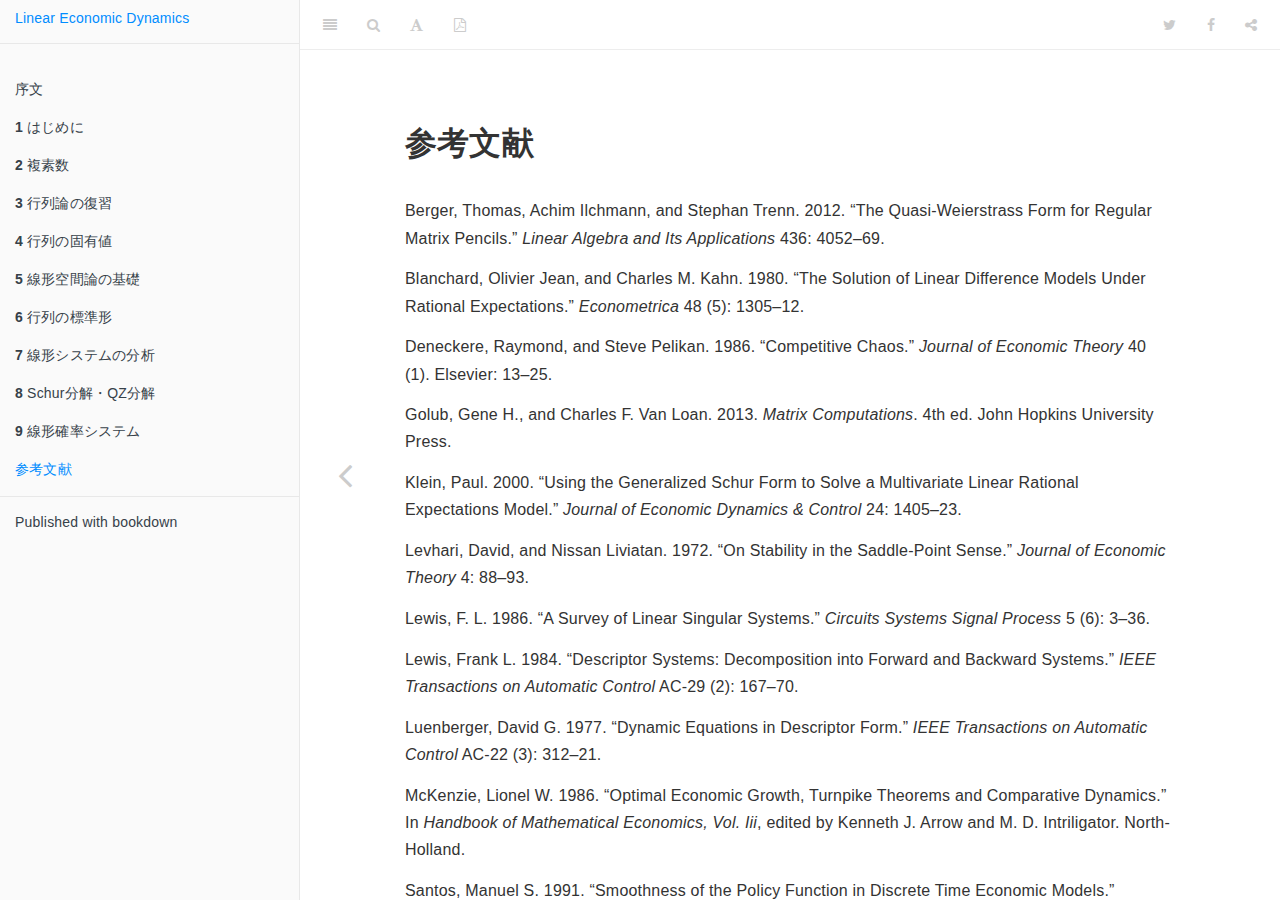
<file: e58f82e88083e69687e78cae.html>
<!DOCTYPE html>
<html >

<head>

  <meta charset="UTF-8">
  <meta http-equiv="X-UA-Compatible" content="IE=edge">
  <title>経済動学: 線形編</title>
  <meta content="text/html; charset=UTF-8" http-equiv="Content-Type">
  <meta name="description" content="経済動学 講義ノート">
  <meta name="generator" content="bookdown 0.3 and GitBook 2.6.7">

  <meta property="og:title" content="経済動学: 線形編" />
  <meta property="og:type" content="book" />
  
  
  <meta property="og:description" content="経済動学 講義ノート" />
  <meta name="github-repo" content="kenjisato/led" />

  <meta name="twitter:card" content="summary" />
  <meta name="twitter:title" content="経済動学: 線形編" />
  
  <meta name="twitter:description" content="経済動学 講義ノート" />
  

<meta name="author" content="佐藤 健治">


<meta name="date" content="2017-05-20">

  <meta name="viewport" content="width=device-width, initial-scale=1">
  <meta name="apple-mobile-web-app-capable" content="yes">
  <meta name="apple-mobile-web-app-status-bar-style" content="black">
  
  
<link rel="prev" href="section-9.html">


<script src="libs/jquery-2.2.3/jquery.min.js"></script>
<link href="libs/gitbook-2.6.7/css/style.css" rel="stylesheet" />
<link href="libs/gitbook-2.6.7/css/plugin-bookdown.css" rel="stylesheet" />
<link href="libs/gitbook-2.6.7/css/plugin-highlight.css" rel="stylesheet" />
<link href="libs/gitbook-2.6.7/css/plugin-search.css" rel="stylesheet" />
<link href="libs/gitbook-2.6.7/css/plugin-fontsettings.css" rel="stylesheet" />









<style type="text/css">
div.sourceCode { overflow-x: auto; }
table.sourceCode, tr.sourceCode, td.lineNumbers, td.sourceCode {
  margin: 0; padding: 0; vertical-align: baseline; border: none; }
table.sourceCode { width: 100%; line-height: 100%; }
td.lineNumbers { text-align: right; padding-right: 4px; padding-left: 4px; color: #aaaaaa; border-right: 1px solid #aaaaaa; }
td.sourceCode { padding-left: 5px; }
code > span.kw { color: #007020; font-weight: bold; } /* Keyword */
code > span.dt { color: #902000; } /* DataType */
code > span.dv { color: #40a070; } /* DecVal */
code > span.bn { color: #40a070; } /* BaseN */
code > span.fl { color: #40a070; } /* Float */
code > span.ch { color: #4070a0; } /* Char */
code > span.st { color: #4070a0; } /* String */
code > span.co { color: #60a0b0; font-style: italic; } /* Comment */
code > span.ot { color: #007020; } /* Other */
code > span.al { color: #ff0000; font-weight: bold; } /* Alert */
code > span.fu { color: #06287e; } /* Function */
code > span.er { color: #ff0000; font-weight: bold; } /* Error */
code > span.wa { color: #60a0b0; font-weight: bold; font-style: italic; } /* Warning */
code > span.cn { color: #880000; } /* Constant */
code > span.sc { color: #4070a0; } /* SpecialChar */
code > span.vs { color: #4070a0; } /* VerbatimString */
code > span.ss { color: #bb6688; } /* SpecialString */
code > span.im { } /* Import */
code > span.va { color: #19177c; } /* Variable */
code > span.cf { color: #007020; font-weight: bold; } /* ControlFlow */
code > span.op { color: #666666; } /* Operator */
code > span.bu { } /* BuiltIn */
code > span.ex { } /* Extension */
code > span.pp { color: #bc7a00; } /* Preprocessor */
code > span.at { color: #7d9029; } /* Attribute */
code > span.do { color: #ba2121; font-style: italic; } /* Documentation */
code > span.an { color: #60a0b0; font-weight: bold; font-style: italic; } /* Annotation */
code > span.cv { color: #60a0b0; font-weight: bold; font-style: italic; } /* CommentVar */
code > span.in { color: #60a0b0; font-weight: bold; font-style: italic; } /* Information */
</style>

<link rel="stylesheet" href="asset/css/style.css" type="text/css" />
</head>

<body>


  <div class="book without-animation with-summary font-size-2 font-family-1" data-basepath=".">

    <div class="book-summary">
      <nav role="navigation">

<ul class="summary">
<li><a href="./">Linear Economic Dynamics</a></li>

<li class="divider"></li>
<li><a href="index.html#top-page"></a></li>
<li class="chapter" data-level="" data-path="preface.html"><a href="preface.html"><i class="fa fa-check"></i>序文</a><ul>
<li class="chapter" data-level="" data-path="preface.html"><a href="preface.html#e6a78be68890"><i class="fa fa-check"></i>構成</a></li>
<li class="chapter" data-level="" data-path="preface.html"><a href="preface.html#e8ac9de8be9e"><i class="fa fa-check"></i>謝辞</a></li>
</ul></li>
<li class="chapter" data-level="1" data-path="intro.html"><a href="intro.html"><i class="fa fa-check"></i><b>1</b> はじめに</a><ul>
<li class="chapter" data-level="1.1" data-path="intro.html"><a href="intro.html#intro-economic-dynamics"><i class="fa fa-check"></i><b>1.1</b> 経済動学</a></li>
<li class="chapter" data-level="1.2" data-path="intro.html"><a href="intro.html#intro-target-model"><i class="fa fa-check"></i><b>1.2</b> 対象とするモデル</a><ul>
<li class="chapter" data-level="1.2.1" data-path="intro.html"><a href="intro.html#intro-deterministic"><i class="fa fa-check"></i><b>1.2.1</b> 決定論モデル</a></li>
<li class="chapter" data-level="1.2.2" data-path="intro.html"><a href="intro.html#intro-control-theory"><i class="fa fa-check"></i><b>1.2.2</b> 制御理論との違い</a></li>
<li class="chapter" data-level="1.2.3" data-path="intro.html"><a href="intro.html#intro-stability-determinacy"><i class="fa fa-check"></i><b>1.2.3</b> 安定性と決定性</a></li>
<li class="chapter" data-level="1.2.4" data-path="intro.html"><a href="intro.html#intro-RE"><i class="fa fa-check"></i><b>1.2.4</b> 合理的期待モデル</a></li>
<li class="chapter" data-level="1.2.5" data-path="intro.html"><a href="intro.html#intro-MSRE"><i class="fa fa-check"></i><b>1.2.5</b> マルコフスイッチングモデル</a></li>
</ul></li>
<li class="chapter" data-level="1.3" data-path="intro.html"><a href="intro.html#intro-programing"><i class="fa fa-check"></i><b>1.3</b> プログラミング環境</a><ul>
<li class="chapter" data-level="1.3.1" data-path="intro.html"><a href="intro.html#intro-rstudio"><i class="fa fa-check"></i><b>1.3.1</b> RStudio</a></li>
<li class="chapter" data-level="1.3.2" data-path="intro.html"><a href="intro.html#intro-prepare"><i class="fa fa-check"></i><b>1.3.2</b> 準備</a></li>
<li class="chapter" data-level="1.3.3" data-path="intro.html"><a href="intro.html#section-1.3.3"><i class="fa fa-check"></i><b>1.3.3</b> パッケージ</a></li>
</ul></li>
</ul></li>
<li class="chapter" data-level="2" data-path="complexnumbers.html"><a href="complexnumbers.html"><i class="fa fa-check"></i><b>2</b> 複素数</a><ul>
<li class="chapter" data-level="2.1" data-path="complexnumbers.html"><a href="complexnumbers.html#section-2.1"><i class="fa fa-check"></i><b>2.1</b> はじめに</a></li>
<li class="chapter" data-level="2.2" data-path="complexnumbers.html"><a href="complexnumbers.html#section-2.2"><i class="fa fa-check"></i><b>2.2</b> 複素数</a></li>
<li class="chapter" data-level="2.3" data-path="complexnumbers.html"><a href="complexnumbers.html#imaginary-plane"><i class="fa fa-check"></i><b>2.3</b> 複素平面（imaginary plane）</a></li>
<li class="chapter" data-level="2.4" data-path="complexnumbers.html"><a href="complexnumbers.html#r-"><i class="fa fa-check"></i><b>2.4</b> R コード</a><ul>
<li class="chapter" data-level="" data-path="complexnumbers.html"><a href="complexnumbers.html#e59b9be58987e6bc94e7ae97"><i class="fa fa-check"></i>四則演算</a></li>
<li class="chapter" data-level="" data-path="complexnumbers.html"><a href="complexnumbers.html#e8a487e7b4a0e5b9b3e99da2e4b88ae381aee59bb3e7a4ba"><i class="fa fa-check"></i>複素平面上の図示</a></li>
</ul></li>
<li class="chapter" data-level="2.5" data-path="complexnumbers.html"><a href="complexnumbers.html#section-2.5"><i class="fa fa-check"></i><b>2.5</b> 極形式</a></li>
<li class="chapter" data-level="2.6" data-path="complexnumbers.html"><a href="complexnumbers.html#section-2.6"><i class="fa fa-check"></i><b>2.6</b> 共役複素数</a></li>
<li class="chapter" data-level="2.7" data-path="complexnumbers.html"><a href="complexnumbers.html#complexramsey"><i class="fa fa-check"></i><b>2.7</b> 補遺：ラムゼーモデル</a></li>
</ul></li>
<li class="chapter" data-level="3" data-path="matrix.html"><a href="matrix.html"><i class="fa fa-check"></i><b>3</b> 行列論の復習</a><ul>
<li class="chapter" data-level="3.1" data-path="matrix.html"><a href="matrix.html#section-3.1"><i class="fa fa-check"></i><b>3.1</b> 行列の形</a></li>
<li class="chapter" data-level="3.2" data-path="matrix.html"><a href="matrix.html#matrix-operation"><i class="fa fa-check"></i><b>3.2</b> 行列の演算</a></li>
<li class="chapter" data-level="3.3" data-path="matrix.html"><a href="matrix.html#section-3.3"><i class="fa fa-check"></i><b>3.3</b> 線形方程式</a><ul>
<li class="chapter" data-level="3.3.1" data-path="matrix.html"><a href="matrix.html#section-3.3.1"><i class="fa fa-check"></i><b>3.3.1</b> 線形連立方程式の変形</a></li>
<li class="chapter" data-level="3.3.2" data-path="matrix.html"><a href="matrix.html#section-3.3.2"><i class="fa fa-check"></i><b>3.3.2</b> 行基本変形</a></li>
<li class="chapter" data-level="3.3.3" data-path="matrix.html"><a href="matrix.html#section-3.3.3"><i class="fa fa-check"></i><b>3.3.3</b> 列基本変形</a></li>
<li class="chapter" data-level="3.3.4" data-path="matrix.html"><a href="matrix.html#section-3.3.4"><i class="fa fa-check"></i><b>3.3.4</b> 初等変形</a></li>
</ul></li>
<li class="chapter" data-level="3.4" data-path="matrix.html"><a href="matrix.html#r--1"><i class="fa fa-check"></i><b>3.4</b> R コード</a><ul>
<li class="chapter" data-level="3.4.1" data-path="matrix.html"><a href="matrix.html#section-3.4.1"><i class="fa fa-check"></i><b>3.4.1</b> 行列の定義</a></li>
<li class="chapter" data-level="3.4.2" data-path="matrix.html"><a href="matrix.html#section-3.4.2"><i class="fa fa-check"></i><b>3.4.2</b> 要素の取得</a></li>
<li class="chapter" data-level="3.4.3" data-path="matrix.html"><a href="matrix.html#section-3.4.3"><i class="fa fa-check"></i><b>3.4.3</b> 行列の演算・関数</a></li>
</ul></li>
</ul></li>
<li class="chapter" data-level="4" data-path="eigen.html"><a href="eigen.html"><i class="fa fa-check"></i><b>4</b> 行列の固有値</a><ul>
<li class="chapter" data-level="4.1" data-path="eigen.html"><a href="eigen.html#section-4.1"><i class="fa fa-check"></i><b>4.1</b> 行列式</a><ul>
<li class="chapter" data-level="4.1.1" data-path="eigen.html"><a href="eigen.html#section-4.1.1"><i class="fa fa-check"></i><b>4.1.1</b> 置換</a></li>
<li class="chapter" data-level="4.1.2" data-path="eigen.html"><a href="eigen.html#section-4.1.2"><i class="fa fa-check"></i><b>4.1.2</b> 行列式の定義</a></li>
<li class="chapter" data-level="4.1.3" data-path="eigen.html"><a href="eigen.html#section-4.1.3"><i class="fa fa-check"></i><b>4.1.3</b> 行列式の意味</a></li>
</ul></li>
<li class="chapter" data-level="4.2" data-path="eigen.html"><a href="eigen.html#section-4.2"><i class="fa fa-check"></i><b>4.2</b> 固有値と固有ベクトル</a></li>
<li class="chapter" data-level="4.3" data-path="eigen.html"><a href="eigen.html#section-4.3"><i class="fa fa-check"></i><b>4.3</b> 対角化</a><ul>
<li class="chapter" data-level="4.3.1" data-path="eigen.html"><a href="eigen.html#section-4.3.1"><i class="fa fa-check"></i><b>4.3.1</b> 計算方法の確認</a></li>
<li class="chapter" data-level="4.3.2" data-path="eigen.html"><a href="eigen.html#section-4.3.2"><i class="fa fa-check"></i><b>4.3.2</b> 例題</a></li>
<li class="chapter" data-level="4.3.3" data-path="eigen.html"><a href="eigen.html#section-4.3.3"><i class="fa fa-check"></i><b>4.3.3</b> 複素数の行列表現</a></li>
<li class="chapter" data-level="4.3.4" data-path="eigen.html"><a href="eigen.html#section-4.3.4"><i class="fa fa-check"></i><b>4.3.4</b> 実対角化</a></li>
</ul></li>
<li class="chapter" data-level="4.4" data-path="eigen.html"><a href="eigen.html#section-4.4"><i class="fa fa-check"></i><b>4.4</b> 線形動学方程式と固有値</a></li>
<li class="chapter" data-level="4.5" data-path="eigen.html"><a href="eigen.html#section-4.5"><i class="fa fa-check"></i><b>4.5</b> ラムゼーモデルと固有値</a></li>
<li class="chapter" data-level="4.6" data-path="eigen.html"><a href="eigen.html#r--2"><i class="fa fa-check"></i><b>4.6</b> R コード</a></li>
</ul></li>
<li class="chapter" data-level="5" data-path="linspace.html"><a href="linspace.html"><i class="fa fa-check"></i><b>5</b> 線形空間論の基礎</a><ul>
<li class="chapter" data-level="5.1" data-path="linspace.html"><a href="linspace.html#linspace-definition"><i class="fa fa-check"></i><b>5.1</b> 線形空間</a></li>
<li class="chapter" data-level="5.2" data-path="linspace.html"><a href="linspace.html#linspace-subspace"><i class="fa fa-check"></i><b>5.2</b> 線形部分空間</a></li>
<li class="chapter" data-level="5.3" data-path="linspace.html"><a href="linspace.html#linspace-independence"><i class="fa fa-check"></i><b>5.3</b> 1次独立性</a></li>
<li class="chapter" data-level="5.4" data-path="linspace.html"><a href="linspace.html#linspace-linearmap"><i class="fa fa-check"></i><b>5.4</b> 線形写像</a><ul>
<li class="chapter" data-level="5.4.1" data-path="linspace.html"><a href="linspace.html#section-5.4.1"><i class="fa fa-check"></i><b>5.4.1</b> 基本的な定義の復習</a></li>
<li class="chapter" data-level="" data-path="linspace.html"><a href="linspace.html#e5838fe383bbe98086e5838f"><i class="fa fa-check"></i>像・逆像</a></li>
<li class="chapter" data-level="5.4.2" data-path="linspace.html"><a href="linspace.html#section-5.4.2"><i class="fa fa-check"></i><b>5.4.2</b> 線形性</a></li>
<li class="chapter" data-level="5.4.3" data-path="linspace.html"><a href="linspace.html#section-5.4.3"><i class="fa fa-check"></i><b>5.4.3</b> 像空間，核，商空間</a></li>
<li class="chapter" data-level="5.4.4" data-path="linspace.html"><a href="linspace.html#section-5.4.4"><i class="fa fa-check"></i><b>5.4.4</b> 座標</a></li>
</ul></li>
<li class="chapter" data-level="5.5" data-path="linspace.html"><a href="linspace.html#linspace-matrix"><i class="fa fa-check"></i><b>5.5</b> 行列</a><ul>
<li class="chapter" data-level="5.5.1" data-path="linspace.html"><a href="linspace.html#section-5.5.1"><i class="fa fa-check"></i><b>5.5.1</b> 線形写像の表現としての行列</a></li>
<li class="chapter" data-level="5.5.2" data-path="linspace.html"><a href="linspace.html#section-5.5.2"><i class="fa fa-check"></i><b>5.5.2</b> 基底の変換</a></li>
</ul></li>
<li class="chapter" data-level="5.6" data-path="linspace.html"><a href="linspace.html#linspace-invariant"><i class="fa fa-check"></i><b>5.6</b> 不変部分空間</a><ul>
<li class="chapter" data-level="5.6.1" data-path="linspace.html"><a href="linspace.html#section-5.6.1"><i class="fa fa-check"></i><b>5.6.1</b> ブロック対角化</a></li>
<li class="chapter" data-level="5.6.2" data-path="linspace.html"><a href="linspace.html#section-5.6.2"><i class="fa fa-check"></i><b>5.6.2</b> 固有値分解</a></li>
</ul></li>
</ul></li>
<li class="chapter" data-level="6" data-path="section-6.html"><a href="section-6.html"><i class="fa fa-check"></i><b>6</b> 行列の標準形</a><ul>
<li class="chapter" data-level="6.1" data-path="section-6.html"><a href="section-6.html#section-6.1"><i class="fa fa-check"></i><b>6.1</b> 一般固有空間への分解</a><ul>
<li class="chapter" data-level="6.1.1" data-path="section-6.html"><a href="section-6.html#section-6.1.1"><i class="fa fa-check"></i><b>6.1.1</b> ハミルトン・ケーリーの定理</a></li>
<li class="chapter" data-level="6.1.2" data-path="section-6.html"><a href="section-6.html#section-6.1.2"><i class="fa fa-check"></i><b>6.1.2</b> 最小多項式</a></li>
<li class="chapter" data-level="6.1.3" data-path="complexnumbers.html"><a href="complexnumbers.html#-1"><i class="fa fa-check"></i><b>6.1.3</b> 一般固有空間への分解</a></li>
</ul></li>
<li class="chapter" data-level="6.2" data-path="section-6.html"><a href="section-6.html#section-6.2"><i class="fa fa-check"></i><b>6.2</b> 一般化固有値問題</a><ul>
<li class="chapter" data-level="6.2.1" data-path="section-6.html"><a href="section-6.html#section-6.2.1"><i class="fa fa-check"></i><b>6.2.1</b> 一般化固有値</a></li>
</ul></li>
<li class="chapter" data-level="6.3" data-path="section-6.html"><a href="section-6.html#section-6.3"><i class="fa fa-check"></i><b>6.3</b> ハミルトン・ケーリーの定理の証明</a></li>
<li class="chapter" data-level="6.4" data-path="section-6.html"><a href="section-6.html#section-6.4"><i class="fa fa-check"></i><b>6.4</b> ワイエルシュトラス標準形の導出</a></li>
</ul></li>
<li class="chapter" data-level="7" data-path="blanchardkahn.html"><a href="blanchardkahn.html"><i class="fa fa-check"></i><b>7</b> 線形システムの分析</a><ul>
<li class="chapter" data-level="7.1" data-path="blanchardkahn.html"><a href="blanchardkahn.html#section-7.1"><i class="fa fa-check"></i><b>7.1</b> 行列公式</a><ul>
<li class="chapter" data-level="7.1.1" data-path="blanchardkahn.html"><a href="blanchardkahn.html#section-7.1.1"><i class="fa fa-check"></i><b>7.1.1</b> 逆行列公式</a></li>
<li class="chapter" data-level="7.1.2" data-path="blanchardkahn.html"><a href="blanchardkahn.html#section-7.1.2"><i class="fa fa-check"></i><b>7.1.2</b> シルベスタ方程式</a></li>
</ul></li>
<li class="chapter" data-level="7.2" data-path="blanchardkahn.html"><a href="blanchardkahn.html#blanchard-kahn-case"><i class="fa fa-check"></i><b>7.2</b> <span class="math inline">\(E=I\)</span> のケース</a><ul>
<li class="chapter" data-level="" data-path="blanchardkahn.html"><a href="blanchardkahn.html#e59bb3e8a7a3"><i class="fa fa-check"></i>図解</a></li>
</ul></li>
<li class="chapter" data-level="7.3" data-path="blanchardkahn.html"><a href="blanchardkahn.html#e-neq-i-"><i class="fa fa-check"></i><b>7.3</b> <span class="math inline">\(E \neq I\)</span> のケース</a><ul>
<li class="chapter" data-level="7.3.1" data-path="blanchardkahn.html"><a href="blanchardkahn.html#section-7.3.1"><i class="fa fa-check"></i><b>7.3.1</b> アイデア</a></li>
<li class="chapter" data-level="7.3.2" data-path="blanchardkahn.html"><a href="blanchardkahn.html#section-7.3.2"><i class="fa fa-check"></i><b>7.3.2</b> 解の存在と一意性</a></li>
<li class="chapter" data-level="7.3.3" data-path="blanchardkahn.html"><a href="blanchardkahn.html#u-"><i class="fa fa-check"></i><b>7.3.3</b> <span class="math inline">\(u\)</span> の特定化</a></li>
</ul></li>
</ul></li>
<li class="chapter" data-level="8" data-path="schurqz.html"><a href="schurqz.html"><i class="fa fa-check"></i><b>8</b> Schur分解・QZ分解</a><ul>
<li class="chapter" data-level="8.1" data-path="schurqz.html"><a href="schurqz.html#section-8.1"><i class="fa fa-check"></i><b>8.1</b> 直交性</a><ul>
<li class="chapter" data-level="8.1.1" data-path="schurqz.html"><a href="schurqz.html#section-8.1.1"><i class="fa fa-check"></i><b>8.1.1</b> 内積空間</a></li>
<li class="chapter" data-level="8.1.2" data-path="schurqz.html"><a href="schurqz.html#section-8.1.2"><i class="fa fa-check"></i><b>8.1.2</b> 内積空間と基底</a></li>
<li class="chapter" data-level="8.1.3" data-path="schurqz.html"><a href="schurqz.html#section-8.1.3"><i class="fa fa-check"></i><b>8.1.3</b> 内積空間のノルム</a></li>
<li class="chapter" data-level="8.1.4" data-path="schurqz.html"><a href="schurqz.html#section-8.1.4"><i class="fa fa-check"></i><b>8.1.4</b> グラム・シュミットの直交化法</a></li>
</ul></li>
<li class="chapter" data-level="8.2" data-path="schurqz.html"><a href="schurqz.html#section-8.2"><i class="fa fa-check"></i><b>8.2</b> シューア分解とその応用</a><ul>
<li class="chapter" data-level="8.2.1" data-path="schurqz.html"><a href="schurqz.html#section-8.2.1"><i class="fa fa-check"></i><b>8.2.1</b> シューア分解</a></li>
<li class="chapter" data-level="8.2.2" data-path="schurqz.html"><a href="schurqz.html#section-8.2.2"><i class="fa fa-check"></i><b>8.2.2</b> システム分析への応用</a></li>
<li class="chapter" data-level="8.2.3" data-path="schurqz.html"><a href="schurqz.html#u_t1phi-u_t"><i class="fa fa-check"></i><b>8.2.3</b> <span class="math inline">\(u_{t+1}=\Phi u_{t}\)</span></a></li>
<li class="chapter" data-level="8.2.4" data-path="schurqz.html"><a href="schurqz.html#schur"><i class="fa fa-check"></i><b>8.2.4</b> 実Schur分解</a></li>
</ul></li>
<li class="chapter" data-level="8.3" data-path="schurqz.html"><a href="schurqz.html#qz-"><i class="fa fa-check"></i><b>8.3</b> QZ 分解とその応用</a><ul>
<li class="chapter" data-level="8.3.1" data-path="intro.html"><a href="intro.html#qz"><i class="fa fa-check"></i><b>8.3.1</b> QZ分解</a></li>
<li class="chapter" data-level="8.3.2" data-path="complexnumbers.html"><a href="complexnumbers.html#-1"><i class="fa fa-check"></i><b>8.3.2</b> システム分析への応用</a></li>
</ul></li>
<li class="chapter" data-level="8.4" data-path="intro.html"><a href="intro.html#qz"><i class="fa fa-check"></i><b>8.4</b> QZ解法の一般公式</a></li>
</ul></li>
<li class="chapter" data-level="9" data-path="section-9.html"><a href="section-9.html"><i class="fa fa-check"></i><b>9</b> 線形確率システム</a><ul>
<li class="chapter" data-level="9.1" data-path="section-9.html"><a href="section-9.html#klein2000-"><i class="fa fa-check"></i><b>9.1</b> <span class="citation">Klein (<a href="#ref-Klein2000">2000</a>)</span> の方法</a><ul>
<li class="chapter" data-level="" data-path="section-9.html"><a href="section-9.html#ar"><i class="fa fa-check"></i>ARショック</a></li>
</ul></li>
<li class="chapter" data-level="9.2" data-path="section-9.html"><a href="section-9.html#section-9.2"><i class="fa fa-check"></i><b>9.2</b> 確率過程について</a><ul>
<li class="chapter" data-level="9.2.1" data-path="section-9.html"><a href="section-9.html#section-9.2.1"><i class="fa fa-check"></i><b>9.2.1</b> 確率変数</a></li>
<li class="chapter" data-level="9.2.2" data-path="section-9.html"><a href="section-9.html#section-9.2.2"><i class="fa fa-check"></i><b>9.2.2</b> 期待値</a></li>
<li class="chapter" data-level="9.2.3" data-path="section-9.html"><a href="section-9.html#section-9.2.3"><i class="fa fa-check"></i><b>9.2.3</b> 条件付き期待値</a></li>
<li class="chapter" data-level="9.2.4" data-path="section-9.html"><a href="section-9.html#section-9.2.4"><i class="fa fa-check"></i><b>9.2.4</b> 確率過程</a></li>
</ul></li>
</ul></li>
<li class="chapter" data-level="" data-path="e58f82e88083e69687e78cae.html"><a href="e58f82e88083e69687e78cae.html"><i class="fa fa-check"></i>参考文献</a></li>
<li class="divider"></li>
<li><a href="http://led.kenjisato.jp" target="blank">Published with bookdown</a></li>

</ul>

      </nav>
    </div>

    <div class="book-body">
      <div class="body-inner">
        <div class="book-header" role="navigation">
          <h1>
            <i class="fa fa-circle-o-notch fa-spin"></i><a href="./">経済動学: 線形編</a>
          </h1>
        </div>

        <div class="page-wrapper" tabindex="-1" role="main">
          <div class="page-inner">

            <section class="normal" id="section-">
<div id="e58f82e88083e69687e78cae" class="section level1 unnumbered">
<h1>参考文献</h1>

<div id="refs" class="references">
<div>
<p>Berger, Thomas, Achim Ilchmann, and Stephan Trenn. 2012. “The Quasi-Weierstrass Form for Regular Matrix Pencils.” <em>Linear Algebra and Its Applications</em> 436: 4052–69.</p>
</div>
<div>
<p>Blanchard, Olivier Jean, and Charles M. Kahn. 1980. “The Solution of Linear Difference Models Under Rational Expectations.” <em>Econometrica</em> 48 (5): 1305–12.</p>
</div>
<div>
<p>Deneckere, Raymond, and Steve Pelikan. 1986. “Competitive Chaos.” <em>Journal of Economic Theory</em> 40 (1). Elsevier: 13–25.</p>
</div>
<div>
<p>Golub, Gene H., and Charles F. Van Loan. 2013. <em>Matrix Computations</em>. 4th ed. John Hopkins University Press.</p>
</div>
<div>
<p>Klein, Paul. 2000. “Using the Generalized Schur Form to Solve a Multivariate Linear Rational Expectations Model.” <em>Journal of Economic Dynamics &amp; Control</em> 24: 1405–23.</p>
</div>
<div>
<p>Levhari, David, and Nissan Liviatan. 1972. “On Stability in the Saddle-Point Sense.” <em>Journal of Economic Theory</em> 4: 88–93.</p>
</div>
<div>
<p>Lewis, F. L. 1986. “A Survey of Linear Singular Systems.” <em>Circuits Systems Signal Process</em> 5 (6): 3–36.</p>
</div>
<div>
<p>Lewis, Frank L. 1984. “Descriptor Systems: Decomposition into Forward and Backward Systems.” <em>IEEE Transactions on Automatic Control</em> AC-29 (2): 167–70.</p>
</div>
<div>
<p>Luenberger, David G. 1977. “Dynamic Equations in Descriptor Form.” <em>IEEE Transactions on Automatic Control</em> AC-22 (3): 312–21.</p>
</div>
<div>
<p>McKenzie, Lionel W. 1986. “Optimal Economic Growth, Turnpike Theorems and Comparative Dynamics.” In <em>Handbook of Mathematical Economics, Vol. Iii</em>, edited by Kenneth J. Arrow and M. D. Intriligator. North-Holland.</p>
</div>
<div>
<p>Santos, Manuel S. 1991. “Smoothness of the Policy Function in Discrete Time Economic Models.” <em>Econometrica</em> 59: 1365–82.</p>
</div>
<div>
<p>Sims, Christopher A. 2001. “Solving Linear Rational Expectations Models.” <em>Computational Economics</em> 20: 1–20.</p>
</div>
<div>
<p>Wong, Kai-Tak. 1974. “The Eigenvalue Problem <span class="math inline">\(\lambda Tx + Sx\)</span>.” <em>Journal of Differential Equations</em> 16: 270–80.</p>
</div>
<div>
<p>片山徹. 1999. <em>線形システムの最適制御—デスクリプタシステム入門</em>. 近代科学社.</p>
</div>
</div>
</div>




































            </section>

          </div>
        </div>
      </div>
<a href="section-9.html" class="navigation navigation-prev navigation-unique" aria-label="Previous page"><i class="fa fa-angle-left"></i></a>


<script src="libs/gitbook-2.6.7/js/app.min.js"></script>
<script src="libs/gitbook-2.6.7/js/lunr.js"></script>
<script src="libs/gitbook-2.6.7/js/plugin-search.js"></script>
<script src="libs/gitbook-2.6.7/js/plugin-sharing.js"></script>
<script src="libs/gitbook-2.6.7/js/plugin-fontsettings.js"></script>
<script src="libs/gitbook-2.6.7/js/plugin-bookdown.js"></script>
<script src="libs/gitbook-2.6.7/js/jquery.highlight.js"></script>
<script>
require(["gitbook"], function(gitbook) {
gitbook.start({
"sharing": {
"github": false,
"facebook": true,
"twitter": true,
"google": false,
"weibo": false,
"instapper": false,
"vk": false,
"all": ["facebook", "google", "twitter", "weibo", "instapaper"]
},
"fontsettings": {
"theme": "white",
"family": "sans",
"size": 2
},
"edit": null,
"download": ["linear-economic-dynamics.pdf"],
"toc": {
"collapse": "section",
"scroll_highlight": true
},
"lib_dir": "assets",
"search": true,
"toolbar": {
"position": "fixed"
}
});
});
</script>

<!-- dynamically load mathjax for compatibility with self-contained -->
<script>
  (function () {
    var script = document.createElement("script");
    script.type = "text/javascript";
    script.src  = "https://cdn.mathjax.org/mathjax/latest/MathJax.js?config=TeX-AMS-MML_HTMLorMML";
    if (location.protocol !== "file:" && /^https?:/.test(script.src))
      script.src  = script.src.replace(/^https?:/, '');
    document.getElementsByTagName("head")[0].appendChild(script);
  })();
</script>
</body>

</html>
</file>
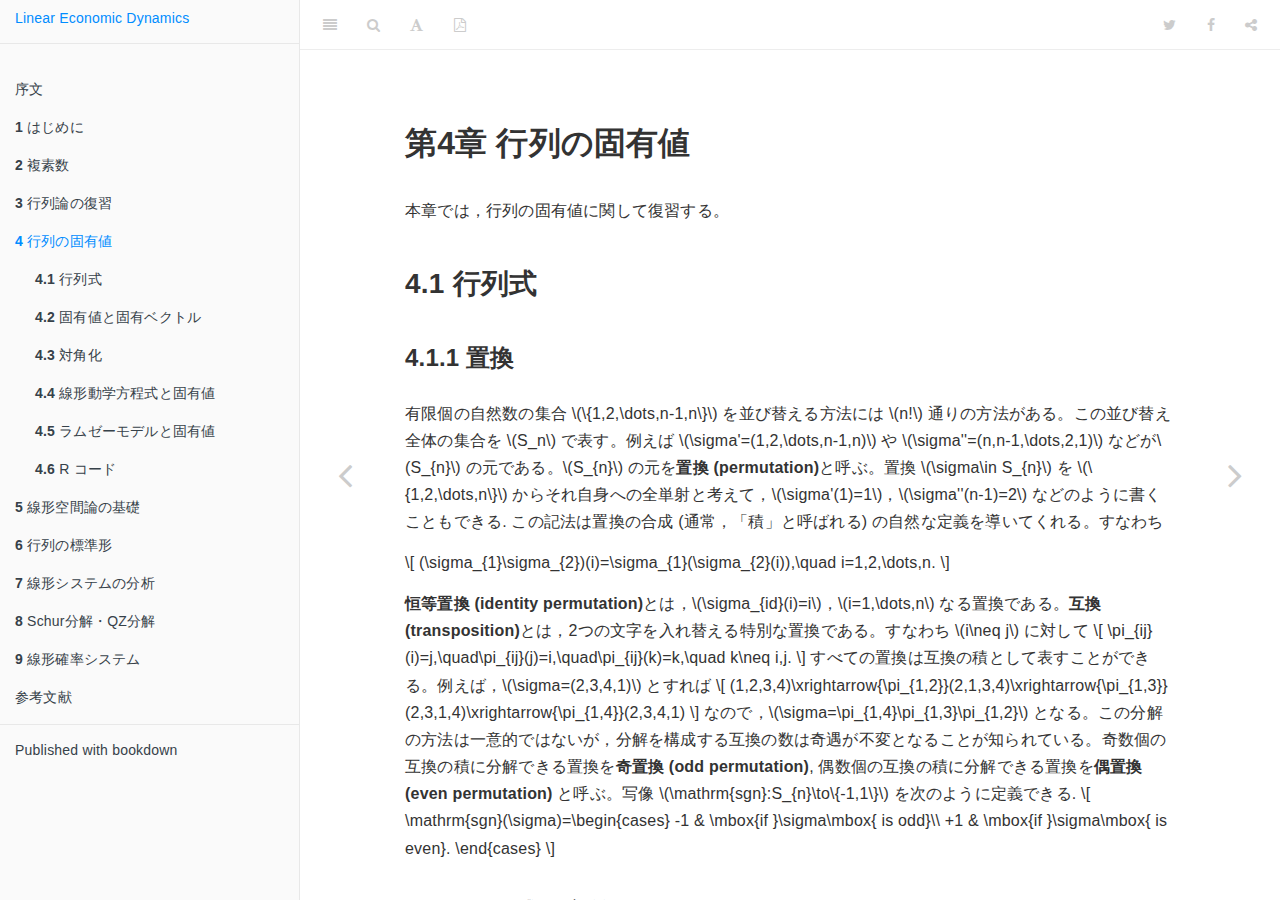
<file: eigen.html>
<!DOCTYPE html>
<html >

<head>

  <meta charset="UTF-8">
  <meta http-equiv="X-UA-Compatible" content="IE=edge">
  <title>経済動学: 線形編</title>
  <meta content="text/html; charset=UTF-8" http-equiv="Content-Type">
  <meta name="description" content="経済動学 講義ノート">
  <meta name="generator" content="bookdown 0.3 and GitBook 2.6.7">

  <meta property="og:title" content="経済動学: 線形編" />
  <meta property="og:type" content="book" />
  
  
  <meta property="og:description" content="経済動学 講義ノート" />
  <meta name="github-repo" content="kenjisato/led" />

  <meta name="twitter:card" content="summary" />
  <meta name="twitter:title" content="経済動学: 線形編" />
  
  <meta name="twitter:description" content="経済動学 講義ノート" />
  

<meta name="author" content="佐藤 健治">


<meta name="date" content="2017-05-20">

  <meta name="viewport" content="width=device-width, initial-scale=1">
  <meta name="apple-mobile-web-app-capable" content="yes">
  <meta name="apple-mobile-web-app-status-bar-style" content="black">
  
  
<link rel="prev" href="matrix.html">
<link rel="next" href="linspace.html">

<script src="libs/jquery-2.2.3/jquery.min.js"></script>
<link href="libs/gitbook-2.6.7/css/style.css" rel="stylesheet" />
<link href="libs/gitbook-2.6.7/css/plugin-bookdown.css" rel="stylesheet" />
<link href="libs/gitbook-2.6.7/css/plugin-highlight.css" rel="stylesheet" />
<link href="libs/gitbook-2.6.7/css/plugin-search.css" rel="stylesheet" />
<link href="libs/gitbook-2.6.7/css/plugin-fontsettings.css" rel="stylesheet" />









<style type="text/css">
div.sourceCode { overflow-x: auto; }
table.sourceCode, tr.sourceCode, td.lineNumbers, td.sourceCode {
  margin: 0; padding: 0; vertical-align: baseline; border: none; }
table.sourceCode { width: 100%; line-height: 100%; }
td.lineNumbers { text-align: right; padding-right: 4px; padding-left: 4px; color: #aaaaaa; border-right: 1px solid #aaaaaa; }
td.sourceCode { padding-left: 5px; }
code > span.kw { color: #007020; font-weight: bold; } /* Keyword */
code > span.dt { color: #902000; } /* DataType */
code > span.dv { color: #40a070; } /* DecVal */
code > span.bn { color: #40a070; } /* BaseN */
code > span.fl { color: #40a070; } /* Float */
code > span.ch { color: #4070a0; } /* Char */
code > span.st { color: #4070a0; } /* String */
code > span.co { color: #60a0b0; font-style: italic; } /* Comment */
code > span.ot { color: #007020; } /* Other */
code > span.al { color: #ff0000; font-weight: bold; } /* Alert */
code > span.fu { color: #06287e; } /* Function */
code > span.er { color: #ff0000; font-weight: bold; } /* Error */
code > span.wa { color: #60a0b0; font-weight: bold; font-style: italic; } /* Warning */
code > span.cn { color: #880000; } /* Constant */
code > span.sc { color: #4070a0; } /* SpecialChar */
code > span.vs { color: #4070a0; } /* VerbatimString */
code > span.ss { color: #bb6688; } /* SpecialString */
code > span.im { } /* Import */
code > span.va { color: #19177c; } /* Variable */
code > span.cf { color: #007020; font-weight: bold; } /* ControlFlow */
code > span.op { color: #666666; } /* Operator */
code > span.bu { } /* BuiltIn */
code > span.ex { } /* Extension */
code > span.pp { color: #bc7a00; } /* Preprocessor */
code > span.at { color: #7d9029; } /* Attribute */
code > span.do { color: #ba2121; font-style: italic; } /* Documentation */
code > span.an { color: #60a0b0; font-weight: bold; font-style: italic; } /* Annotation */
code > span.cv { color: #60a0b0; font-weight: bold; font-style: italic; } /* CommentVar */
code > span.in { color: #60a0b0; font-weight: bold; font-style: italic; } /* Information */
</style>

<link rel="stylesheet" href="asset/css/style.css" type="text/css" />
</head>

<body>


  <div class="book without-animation with-summary font-size-2 font-family-1" data-basepath=".">

    <div class="book-summary">
      <nav role="navigation">

<ul class="summary">
<li><a href="./">Linear Economic Dynamics</a></li>

<li class="divider"></li>
<li><a href="index.html#top-page"></a></li>
<li class="chapter" data-level="" data-path="preface.html"><a href="preface.html"><i class="fa fa-check"></i>序文</a><ul>
<li class="chapter" data-level="" data-path="preface.html"><a href="preface.html#e6a78be68890"><i class="fa fa-check"></i>構成</a></li>
<li class="chapter" data-level="" data-path="preface.html"><a href="preface.html#e8ac9de8be9e"><i class="fa fa-check"></i>謝辞</a></li>
</ul></li>
<li class="chapter" data-level="1" data-path="intro.html"><a href="intro.html"><i class="fa fa-check"></i><b>1</b> はじめに</a><ul>
<li class="chapter" data-level="1.1" data-path="intro.html"><a href="intro.html#intro-economic-dynamics"><i class="fa fa-check"></i><b>1.1</b> 経済動学</a></li>
<li class="chapter" data-level="1.2" data-path="intro.html"><a href="intro.html#intro-target-model"><i class="fa fa-check"></i><b>1.2</b> 対象とするモデル</a><ul>
<li class="chapter" data-level="1.2.1" data-path="intro.html"><a href="intro.html#intro-deterministic"><i class="fa fa-check"></i><b>1.2.1</b> 決定論モデル</a></li>
<li class="chapter" data-level="1.2.2" data-path="intro.html"><a href="intro.html#intro-control-theory"><i class="fa fa-check"></i><b>1.2.2</b> 制御理論との違い</a></li>
<li class="chapter" data-level="1.2.3" data-path="intro.html"><a href="intro.html#intro-stability-determinacy"><i class="fa fa-check"></i><b>1.2.3</b> 安定性と決定性</a></li>
<li class="chapter" data-level="1.2.4" data-path="intro.html"><a href="intro.html#intro-RE"><i class="fa fa-check"></i><b>1.2.4</b> 合理的期待モデル</a></li>
<li class="chapter" data-level="1.2.5" data-path="intro.html"><a href="intro.html#intro-MSRE"><i class="fa fa-check"></i><b>1.2.5</b> マルコフスイッチングモデル</a></li>
</ul></li>
<li class="chapter" data-level="1.3" data-path="intro.html"><a href="intro.html#intro-programing"><i class="fa fa-check"></i><b>1.3</b> プログラミング環境</a><ul>
<li class="chapter" data-level="1.3.1" data-path="intro.html"><a href="intro.html#intro-rstudio"><i class="fa fa-check"></i><b>1.3.1</b> RStudio</a></li>
<li class="chapter" data-level="1.3.2" data-path="intro.html"><a href="intro.html#intro-prepare"><i class="fa fa-check"></i><b>1.3.2</b> 準備</a></li>
<li class="chapter" data-level="1.3.3" data-path="intro.html"><a href="intro.html#section-1.3.3"><i class="fa fa-check"></i><b>1.3.3</b> パッケージ</a></li>
</ul></li>
</ul></li>
<li class="chapter" data-level="2" data-path="complexnumbers.html"><a href="complexnumbers.html"><i class="fa fa-check"></i><b>2</b> 複素数</a><ul>
<li class="chapter" data-level="2.1" data-path="complexnumbers.html"><a href="complexnumbers.html#section-2.1"><i class="fa fa-check"></i><b>2.1</b> はじめに</a></li>
<li class="chapter" data-level="2.2" data-path="complexnumbers.html"><a href="complexnumbers.html#section-2.2"><i class="fa fa-check"></i><b>2.2</b> 複素数</a></li>
<li class="chapter" data-level="2.3" data-path="complexnumbers.html"><a href="complexnumbers.html#imaginary-plane"><i class="fa fa-check"></i><b>2.3</b> 複素平面（imaginary plane）</a></li>
<li class="chapter" data-level="2.4" data-path="complexnumbers.html"><a href="complexnumbers.html#r-"><i class="fa fa-check"></i><b>2.4</b> R コード</a><ul>
<li class="chapter" data-level="" data-path="complexnumbers.html"><a href="complexnumbers.html#e59b9be58987e6bc94e7ae97"><i class="fa fa-check"></i>四則演算</a></li>
<li class="chapter" data-level="" data-path="complexnumbers.html"><a href="complexnumbers.html#e8a487e7b4a0e5b9b3e99da2e4b88ae381aee59bb3e7a4ba"><i class="fa fa-check"></i>複素平面上の図示</a></li>
</ul></li>
<li class="chapter" data-level="2.5" data-path="complexnumbers.html"><a href="complexnumbers.html#section-2.5"><i class="fa fa-check"></i><b>2.5</b> 極形式</a></li>
<li class="chapter" data-level="2.6" data-path="complexnumbers.html"><a href="complexnumbers.html#section-2.6"><i class="fa fa-check"></i><b>2.6</b> 共役複素数</a></li>
<li class="chapter" data-level="2.7" data-path="complexnumbers.html"><a href="complexnumbers.html#complexramsey"><i class="fa fa-check"></i><b>2.7</b> 補遺：ラムゼーモデル</a></li>
</ul></li>
<li class="chapter" data-level="3" data-path="matrix.html"><a href="matrix.html"><i class="fa fa-check"></i><b>3</b> 行列論の復習</a><ul>
<li class="chapter" data-level="3.1" data-path="matrix.html"><a href="matrix.html#section-3.1"><i class="fa fa-check"></i><b>3.1</b> 行列の形</a></li>
<li class="chapter" data-level="3.2" data-path="matrix.html"><a href="matrix.html#matrix-operation"><i class="fa fa-check"></i><b>3.2</b> 行列の演算</a></li>
<li class="chapter" data-level="3.3" data-path="matrix.html"><a href="matrix.html#section-3.3"><i class="fa fa-check"></i><b>3.3</b> 線形方程式</a><ul>
<li class="chapter" data-level="3.3.1" data-path="matrix.html"><a href="matrix.html#section-3.3.1"><i class="fa fa-check"></i><b>3.3.1</b> 線形連立方程式の変形</a></li>
<li class="chapter" data-level="3.3.2" data-path="matrix.html"><a href="matrix.html#section-3.3.2"><i class="fa fa-check"></i><b>3.3.2</b> 行基本変形</a></li>
<li class="chapter" data-level="3.3.3" data-path="matrix.html"><a href="matrix.html#section-3.3.3"><i class="fa fa-check"></i><b>3.3.3</b> 列基本変形</a></li>
<li class="chapter" data-level="3.3.4" data-path="matrix.html"><a href="matrix.html#section-3.3.4"><i class="fa fa-check"></i><b>3.3.4</b> 初等変形</a></li>
</ul></li>
<li class="chapter" data-level="3.4" data-path="matrix.html"><a href="matrix.html#r--1"><i class="fa fa-check"></i><b>3.4</b> R コード</a><ul>
<li class="chapter" data-level="3.4.1" data-path="matrix.html"><a href="matrix.html#section-3.4.1"><i class="fa fa-check"></i><b>3.4.1</b> 行列の定義</a></li>
<li class="chapter" data-level="3.4.2" data-path="matrix.html"><a href="matrix.html#section-3.4.2"><i class="fa fa-check"></i><b>3.4.2</b> 要素の取得</a></li>
<li class="chapter" data-level="3.4.3" data-path="matrix.html"><a href="matrix.html#section-3.4.3"><i class="fa fa-check"></i><b>3.4.3</b> 行列の演算・関数</a></li>
</ul></li>
</ul></li>
<li class="chapter" data-level="4" data-path="eigen.html"><a href="eigen.html"><i class="fa fa-check"></i><b>4</b> 行列の固有値</a><ul>
<li class="chapter" data-level="4.1" data-path="eigen.html"><a href="eigen.html#section-4.1"><i class="fa fa-check"></i><b>4.1</b> 行列式</a><ul>
<li class="chapter" data-level="4.1.1" data-path="eigen.html"><a href="eigen.html#section-4.1.1"><i class="fa fa-check"></i><b>4.1.1</b> 置換</a></li>
<li class="chapter" data-level="4.1.2" data-path="eigen.html"><a href="eigen.html#section-4.1.2"><i class="fa fa-check"></i><b>4.1.2</b> 行列式の定義</a></li>
<li class="chapter" data-level="4.1.3" data-path="eigen.html"><a href="eigen.html#section-4.1.3"><i class="fa fa-check"></i><b>4.1.3</b> 行列式の意味</a></li>
</ul></li>
<li class="chapter" data-level="4.2" data-path="eigen.html"><a href="eigen.html#section-4.2"><i class="fa fa-check"></i><b>4.2</b> 固有値と固有ベクトル</a></li>
<li class="chapter" data-level="4.3" data-path="eigen.html"><a href="eigen.html#section-4.3"><i class="fa fa-check"></i><b>4.3</b> 対角化</a><ul>
<li class="chapter" data-level="4.3.1" data-path="eigen.html"><a href="eigen.html#section-4.3.1"><i class="fa fa-check"></i><b>4.3.1</b> 計算方法の確認</a></li>
<li class="chapter" data-level="4.3.2" data-path="eigen.html"><a href="eigen.html#section-4.3.2"><i class="fa fa-check"></i><b>4.3.2</b> 例題</a></li>
<li class="chapter" data-level="4.3.3" data-path="eigen.html"><a href="eigen.html#section-4.3.3"><i class="fa fa-check"></i><b>4.3.3</b> 複素数の行列表現</a></li>
<li class="chapter" data-level="4.3.4" data-path="eigen.html"><a href="eigen.html#section-4.3.4"><i class="fa fa-check"></i><b>4.3.4</b> 実対角化</a></li>
</ul></li>
<li class="chapter" data-level="4.4" data-path="eigen.html"><a href="eigen.html#section-4.4"><i class="fa fa-check"></i><b>4.4</b> 線形動学方程式と固有値</a></li>
<li class="chapter" data-level="4.5" data-path="eigen.html"><a href="eigen.html#section-4.5"><i class="fa fa-check"></i><b>4.5</b> ラムゼーモデルと固有値</a></li>
<li class="chapter" data-level="4.6" data-path="eigen.html"><a href="eigen.html#r--2"><i class="fa fa-check"></i><b>4.6</b> R コード</a></li>
</ul></li>
<li class="chapter" data-level="5" data-path="linspace.html"><a href="linspace.html"><i class="fa fa-check"></i><b>5</b> 線形空間論の基礎</a><ul>
<li class="chapter" data-level="5.1" data-path="linspace.html"><a href="linspace.html#linspace-definition"><i class="fa fa-check"></i><b>5.1</b> 線形空間</a></li>
<li class="chapter" data-level="5.2" data-path="linspace.html"><a href="linspace.html#linspace-subspace"><i class="fa fa-check"></i><b>5.2</b> 線形部分空間</a></li>
<li class="chapter" data-level="5.3" data-path="linspace.html"><a href="linspace.html#linspace-independence"><i class="fa fa-check"></i><b>5.3</b> 1次独立性</a></li>
<li class="chapter" data-level="5.4" data-path="linspace.html"><a href="linspace.html#linspace-linearmap"><i class="fa fa-check"></i><b>5.4</b> 線形写像</a><ul>
<li class="chapter" data-level="5.4.1" data-path="linspace.html"><a href="linspace.html#section-5.4.1"><i class="fa fa-check"></i><b>5.4.1</b> 基本的な定義の復習</a></li>
<li class="chapter" data-level="" data-path="linspace.html"><a href="linspace.html#e5838fe383bbe98086e5838f"><i class="fa fa-check"></i>像・逆像</a></li>
<li class="chapter" data-level="5.4.2" data-path="linspace.html"><a href="linspace.html#section-5.4.2"><i class="fa fa-check"></i><b>5.4.2</b> 線形性</a></li>
<li class="chapter" data-level="5.4.3" data-path="linspace.html"><a href="linspace.html#section-5.4.3"><i class="fa fa-check"></i><b>5.4.3</b> 像空間，核，商空間</a></li>
<li class="chapter" data-level="5.4.4" data-path="linspace.html"><a href="linspace.html#section-5.4.4"><i class="fa fa-check"></i><b>5.4.4</b> 座標</a></li>
</ul></li>
<li class="chapter" data-level="5.5" data-path="linspace.html"><a href="linspace.html#linspace-matrix"><i class="fa fa-check"></i><b>5.5</b> 行列</a><ul>
<li class="chapter" data-level="5.5.1" data-path="linspace.html"><a href="linspace.html#section-5.5.1"><i class="fa fa-check"></i><b>5.5.1</b> 線形写像の表現としての行列</a></li>
<li class="chapter" data-level="5.5.2" data-path="linspace.html"><a href="linspace.html#section-5.5.2"><i class="fa fa-check"></i><b>5.5.2</b> 基底の変換</a></li>
</ul></li>
<li class="chapter" data-level="5.6" data-path="linspace.html"><a href="linspace.html#linspace-invariant"><i class="fa fa-check"></i><b>5.6</b> 不変部分空間</a><ul>
<li class="chapter" data-level="5.6.1" data-path="linspace.html"><a href="linspace.html#section-5.6.1"><i class="fa fa-check"></i><b>5.6.1</b> ブロック対角化</a></li>
<li class="chapter" data-level="5.6.2" data-path="linspace.html"><a href="linspace.html#section-5.6.2"><i class="fa fa-check"></i><b>5.6.2</b> 固有値分解</a></li>
</ul></li>
</ul></li>
<li class="chapter" data-level="6" data-path="section-6.html"><a href="section-6.html"><i class="fa fa-check"></i><b>6</b> 行列の標準形</a><ul>
<li class="chapter" data-level="6.1" data-path="section-6.html"><a href="section-6.html#section-6.1"><i class="fa fa-check"></i><b>6.1</b> 一般固有空間への分解</a><ul>
<li class="chapter" data-level="6.1.1" data-path="section-6.html"><a href="section-6.html#section-6.1.1"><i class="fa fa-check"></i><b>6.1.1</b> ハミルトン・ケーリーの定理</a></li>
<li class="chapter" data-level="6.1.2" data-path="section-6.html"><a href="section-6.html#section-6.1.2"><i class="fa fa-check"></i><b>6.1.2</b> 最小多項式</a></li>
<li class="chapter" data-level="6.1.3" data-path="complexnumbers.html"><a href="complexnumbers.html#-1"><i class="fa fa-check"></i><b>6.1.3</b> 一般固有空間への分解</a></li>
</ul></li>
<li class="chapter" data-level="6.2" data-path="section-6.html"><a href="section-6.html#section-6.2"><i class="fa fa-check"></i><b>6.2</b> 一般化固有値問題</a><ul>
<li class="chapter" data-level="6.2.1" data-path="section-6.html"><a href="section-6.html#section-6.2.1"><i class="fa fa-check"></i><b>6.2.1</b> 一般化固有値</a></li>
</ul></li>
<li class="chapter" data-level="6.3" data-path="section-6.html"><a href="section-6.html#section-6.3"><i class="fa fa-check"></i><b>6.3</b> ハミルトン・ケーリーの定理の証明</a></li>
<li class="chapter" data-level="6.4" data-path="section-6.html"><a href="section-6.html#section-6.4"><i class="fa fa-check"></i><b>6.4</b> ワイエルシュトラス標準形の導出</a></li>
</ul></li>
<li class="chapter" data-level="7" data-path="blanchardkahn.html"><a href="blanchardkahn.html"><i class="fa fa-check"></i><b>7</b> 線形システムの分析</a><ul>
<li class="chapter" data-level="7.1" data-path="blanchardkahn.html"><a href="blanchardkahn.html#section-7.1"><i class="fa fa-check"></i><b>7.1</b> 行列公式</a><ul>
<li class="chapter" data-level="7.1.1" data-path="blanchardkahn.html"><a href="blanchardkahn.html#section-7.1.1"><i class="fa fa-check"></i><b>7.1.1</b> 逆行列公式</a></li>
<li class="chapter" data-level="7.1.2" data-path="blanchardkahn.html"><a href="blanchardkahn.html#section-7.1.2"><i class="fa fa-check"></i><b>7.1.2</b> シルベスタ方程式</a></li>
</ul></li>
<li class="chapter" data-level="7.2" data-path="blanchardkahn.html"><a href="blanchardkahn.html#blanchard-kahn-case"><i class="fa fa-check"></i><b>7.2</b> <span class="math inline">\(E=I\)</span> のケース</a><ul>
<li class="chapter" data-level="" data-path="blanchardkahn.html"><a href="blanchardkahn.html#e59bb3e8a7a3"><i class="fa fa-check"></i>図解</a></li>
</ul></li>
<li class="chapter" data-level="7.3" data-path="blanchardkahn.html"><a href="blanchardkahn.html#e-neq-i-"><i class="fa fa-check"></i><b>7.3</b> <span class="math inline">\(E \neq I\)</span> のケース</a><ul>
<li class="chapter" data-level="7.3.1" data-path="blanchardkahn.html"><a href="blanchardkahn.html#section-7.3.1"><i class="fa fa-check"></i><b>7.3.1</b> アイデア</a></li>
<li class="chapter" data-level="7.3.2" data-path="blanchardkahn.html"><a href="blanchardkahn.html#section-7.3.2"><i class="fa fa-check"></i><b>7.3.2</b> 解の存在と一意性</a></li>
<li class="chapter" data-level="7.3.3" data-path="blanchardkahn.html"><a href="blanchardkahn.html#u-"><i class="fa fa-check"></i><b>7.3.3</b> <span class="math inline">\(u\)</span> の特定化</a></li>
</ul></li>
</ul></li>
<li class="chapter" data-level="8" data-path="schurqz.html"><a href="schurqz.html"><i class="fa fa-check"></i><b>8</b> Schur分解・QZ分解</a><ul>
<li class="chapter" data-level="8.1" data-path="schurqz.html"><a href="schurqz.html#section-8.1"><i class="fa fa-check"></i><b>8.1</b> 直交性</a><ul>
<li class="chapter" data-level="8.1.1" data-path="schurqz.html"><a href="schurqz.html#section-8.1.1"><i class="fa fa-check"></i><b>8.1.1</b> 内積空間</a></li>
<li class="chapter" data-level="8.1.2" data-path="schurqz.html"><a href="schurqz.html#section-8.1.2"><i class="fa fa-check"></i><b>8.1.2</b> 内積空間と基底</a></li>
<li class="chapter" data-level="8.1.3" data-path="schurqz.html"><a href="schurqz.html#section-8.1.3"><i class="fa fa-check"></i><b>8.1.3</b> 内積空間のノルム</a></li>
<li class="chapter" data-level="8.1.4" data-path="schurqz.html"><a href="schurqz.html#section-8.1.4"><i class="fa fa-check"></i><b>8.1.4</b> グラム・シュミットの直交化法</a></li>
</ul></li>
<li class="chapter" data-level="8.2" data-path="schurqz.html"><a href="schurqz.html#section-8.2"><i class="fa fa-check"></i><b>8.2</b> シューア分解とその応用</a><ul>
<li class="chapter" data-level="8.2.1" data-path="schurqz.html"><a href="schurqz.html#section-8.2.1"><i class="fa fa-check"></i><b>8.2.1</b> シューア分解</a></li>
<li class="chapter" data-level="8.2.2" data-path="schurqz.html"><a href="schurqz.html#section-8.2.2"><i class="fa fa-check"></i><b>8.2.2</b> システム分析への応用</a></li>
<li class="chapter" data-level="8.2.3" data-path="schurqz.html"><a href="schurqz.html#u_t1phi-u_t"><i class="fa fa-check"></i><b>8.2.3</b> <span class="math inline">\(u_{t+1}=\Phi u_{t}\)</span></a></li>
<li class="chapter" data-level="8.2.4" data-path="schurqz.html"><a href="schurqz.html#schur"><i class="fa fa-check"></i><b>8.2.4</b> 実Schur分解</a></li>
</ul></li>
<li class="chapter" data-level="8.3" data-path="schurqz.html"><a href="schurqz.html#qz-"><i class="fa fa-check"></i><b>8.3</b> QZ 分解とその応用</a><ul>
<li class="chapter" data-level="8.3.1" data-path="intro.html"><a href="intro.html#qz"><i class="fa fa-check"></i><b>8.3.1</b> QZ分解</a></li>
<li class="chapter" data-level="8.3.2" data-path="complexnumbers.html"><a href="complexnumbers.html#-1"><i class="fa fa-check"></i><b>8.3.2</b> システム分析への応用</a></li>
</ul></li>
<li class="chapter" data-level="8.4" data-path="intro.html"><a href="intro.html#qz"><i class="fa fa-check"></i><b>8.4</b> QZ解法の一般公式</a></li>
</ul></li>
<li class="chapter" data-level="9" data-path="section-9.html"><a href="section-9.html"><i class="fa fa-check"></i><b>9</b> 線形確率システム</a><ul>
<li class="chapter" data-level="9.1" data-path="section-9.html"><a href="section-9.html#klein2000-"><i class="fa fa-check"></i><b>9.1</b> <span class="citation">Klein (<a href="#ref-Klein2000">2000</a>)</span> の方法</a><ul>
<li class="chapter" data-level="" data-path="section-9.html"><a href="section-9.html#ar"><i class="fa fa-check"></i>ARショック</a></li>
</ul></li>
<li class="chapter" data-level="9.2" data-path="section-9.html"><a href="section-9.html#section-9.2"><i class="fa fa-check"></i><b>9.2</b> 確率過程について</a><ul>
<li class="chapter" data-level="9.2.1" data-path="section-9.html"><a href="section-9.html#section-9.2.1"><i class="fa fa-check"></i><b>9.2.1</b> 確率変数</a></li>
<li class="chapter" data-level="9.2.2" data-path="section-9.html"><a href="section-9.html#section-9.2.2"><i class="fa fa-check"></i><b>9.2.2</b> 期待値</a></li>
<li class="chapter" data-level="9.2.3" data-path="section-9.html"><a href="section-9.html#section-9.2.3"><i class="fa fa-check"></i><b>9.2.3</b> 条件付き期待値</a></li>
<li class="chapter" data-level="9.2.4" data-path="section-9.html"><a href="section-9.html#section-9.2.4"><i class="fa fa-check"></i><b>9.2.4</b> 確率過程</a></li>
</ul></li>
</ul></li>
<li class="chapter" data-level="" data-path="e58f82e88083e69687e78cae.html"><a href="e58f82e88083e69687e78cae.html"><i class="fa fa-check"></i>参考文献</a></li>
<li class="divider"></li>
<li><a href="http://led.kenjisato.jp" target="blank">Published with bookdown</a></li>

</ul>

      </nav>
    </div>

    <div class="book-body">
      <div class="body-inner">
        <div class="book-header" role="navigation">
          <h1>
            <i class="fa fa-circle-o-notch fa-spin"></i><a href="./">経済動学: 線形編</a>
          </h1>
        </div>

        <div class="page-wrapper" tabindex="-1" role="main">
          <div class="page-inner">

            <section class="normal" id="section-">
<div id="eigen" class="section level1">
<h1><span class="header-section-number">第4章</span> 行列の固有値</h1>
<p>本章では，行列の固有値に関して復習する。</p>
<div id="section-4.1" class="section level2">
<h2><span class="header-section-number">4.1</span> 行列式</h2>
<div id="section-4.1.1" class="section level3">
<h3><span class="header-section-number">4.1.1</span> 置換</h3>
<p>有限個の自然数の集合 <span class="math inline">\(\{1,2,\dots,n-1,n\}\)</span> を並び替える方法には <span class="math inline">\(n!\)</span> 通りの方法がある。この並び替え全体の集合を <span class="math inline">\(S_n\)</span> で表す。例えば <span class="math inline">\(\sigma&#39;=(1,2,\dots,n-1,n)\)</span> や <span class="math inline">\(\sigma&#39;&#39;=(n,n-1,\dots,2,1)\)</span> などが<span class="math inline">\(S_{n}\)</span> の元である。<span class="math inline">\(S_{n}\)</span> の元を<strong>置換 (permutation)</strong>と呼ぶ。置換 <span class="math inline">\(\sigma\in S_{n}\)</span> を <span class="math inline">\(\{1,2,\dots,n\}\)</span> からそれ自身への全単射と考えて，<span class="math inline">\(\sigma&#39;(1)=1\)</span>，<span class="math inline">\(\sigma&#39;&#39;(n-1)=2\)</span> などのように書くこともできる. この記法は置換の合成 (通常，「積」と呼ばれる) の自然な定義を導いてくれる。すなわち</p>
<p><span class="math display">\[
  (\sigma_{1}\sigma_{2})(i)=\sigma_{1}(\sigma_{2}(i)),\quad i=1,2,\dots,n.
\]</span></p>
<p><strong>恒等置換 (identity permutation)</strong>とは，<span class="math inline">\(\sigma_{id}(i)=i\)</span>，<span class="math inline">\(i=1,\dots,n\)</span> なる置換である。<strong>互換 (transposition)</strong>とは，2つの文字を入れ替える特別な置換である。すなわち <span class="math inline">\(i\neq j\)</span> に対して <span class="math display">\[
  \pi_{ij}(i)=j,\quad\pi_{ij}(j)=i,\quad\pi_{ij}(k)=k,\quad k\neq i,j.
\]</span> すべての置換は互換の積として表すことができる。例えば，<span class="math inline">\(\sigma=(2,3,4,1)\)</span> とすれば <span class="math display">\[
  (1,2,3,4)\xrightarrow{\pi_{1,2}}(2,1,3,4)\xrightarrow{\pi_{1,3}}(2,3,1,4)\xrightarrow{\pi_{1,4}}(2,3,4,1)
\]</span> なので，<span class="math inline">\(\sigma=\pi_{1,4}\pi_{1,3}\pi_{1,2}\)</span> となる。この分解の方法は一意的ではないが，分解を構成する互換の数は奇遇が不変となることが知られている。奇数個の互換の積に分解できる置換を<strong>奇置換 (odd permutation)</strong>, 偶数個の互換の積に分解できる置換を<strong>偶置換 (even permutation)</strong> と呼ぶ。写像 <span class="math inline">\(\mathrm{sgn}:S_{n}\to\{-1,1\}\)</span> を次のように定義できる. <span class="math display">\[
  \mathrm{sgn}(\sigma)=\begin{cases}
  -1 &amp; \mbox{if }\sigma\mbox{ is odd}\\
  +1 &amp; \mbox{if }\sigma\mbox{ is even}.
  \end{cases}
\]</span></p>
</div>
<div id="section-4.1.2" class="section level3">
<h3><span class="header-section-number">4.1.2</span> 行列式の定義</h3>
<p>正方行列 <span class="math inline">\(A=[a_{ij}]\in\mathbb{F}^{n\times n}\)</span> に対して，<strong>行列式 (determinant)</strong> <span class="math inline">\(\det A\)</span> (<span class="math inline">\(|A|\)</span>とも書く) を次のように定義する。 <span class="math display">\[
  \det A=\sum_{\sigma\in S_{n}}\mathrm{sgn}(\sigma)a_{1\sigma(1)}\cdots a_{n\sigma(n)}.
\]</span></p>

<div class="proposition">
<p><span id="prp:determinant" class="proposition"><strong>命題 4.1 </strong></span>行列式は次の性質を持つ.</p>
<ol style="list-style-type: decimal">
<li><span class="math inline">\(\det A^{\top}=\det A\)</span>.</li>
<li><span class="math inline">\(\det C_{ij}A=-\det A\)</span> (行の交換で符号が変わる).</li>
<li><span class="math inline">\(\det D_{i}^{n}(a)A=a\det A\)</span> (行の<span class="math inline">\(a\)</span>倍で行列式が<span class="math inline">\(a\)</span>倍になる。<span class="math inline">\(a=0\)</span> でも成り立つ)。</li>
<li><span class="math inline">\(\det\left(E_{ij}^{n}(a)A\right)=\det A\)</span> (行の<span class="math inline">\(a\)</span>倍を別の行に加えても行列式は変化しない).</li>
<li><span class="math display">\[
  \det\begin{bmatrix}
  a_{11} &amp; \cdots &amp; a_{1n}\\
  a_{i1}+b_{i1} &amp; \cdots &amp; a_{in}+b_{in}\\
  a_{n1} &amp; \cdots &amp; a_{nn}
  \end{bmatrix}=\det\begin{bmatrix}
  a_{11} &amp; \cdots &amp; a_{1n}\\
  a_{i1} &amp; \cdots &amp; a_{in}\\
  a_{n1} &amp; \cdots &amp; a_{nn}
  \end{bmatrix}+\det\begin{bmatrix}
  a_{11} &amp; \cdots &amp; a_{1n}\\
  b_{i1} &amp; \cdots &amp; b_{in}\\
  a_{n1} &amp; \cdots &amp; a_{nn}
  \end{bmatrix}.
\]</span></li>
<li><span class="math inline">\(\det I=1\)</span>.</li>
<li><span class="math inline">\(\det AB=\det A\det B\)</span>.</li>
</ol>
</div>
<p></p>

<div class="exercise">
命題 <a href="eigen.html#prp:determinant">4.1</a> を証明せよ.
</div>
<p></p>

<div class="fact">
<span class="math inline">\(A \in \mathbb{F}^{n \times n}\)</span> が正則であるための必要十分条件は <span class="math inline">\(\det A \neq 0\)</span>。
</div>
<p></p>

<div class="proof">
<span class="proof"><em>証明. </em></span> <span class="math inline">\(A\)</span> が正則であるとしよう。このとき，命題 <a href="eigen.html#prp:determinant">4.1</a> 性質6，7 より， <span class="math inline">\(1 = \det I = \det A \det A^{-1}\)</span> が成り立つから <span class="math inline">\(\det A = 0\)</span> にはなりえない。 次に，<span class="math inline">\(\det A \neq 0\)</span> が成り立つとして，<span class="math inline">\(A\)</span> の正則性を導こう。対偶を示す<a href="#fn17" class="footnoteRef" id="fnref17"><sup>17</sup></a>。 <span class="math inline">\(A\)</span>が正則でければ <span class="math inline">\(A\)</span>はフルランクでない（命題<a href="matrix.html#prp:fullrank">3.2</a>）。 このとき正則行列 <span class="math inline">\(P, Q\)</span> が存在して， <span class="math display">\[
PAQ=\left[
  \begin{array}{c|c}
    I_{d\times d} &amp; O_{d\times(n-d)}\\
    \hline O_{(m-d)\times d} &amp; O_{(m-d)\times(n-d)}
  \end{array}
\right]
\]</span> とできる。右辺の行列式は定義によりゼロである。 命題 <a href="eigen.html#prp:determinant">4.1</a> 性質7 により，<span class="math inline">\(\det P \det A \det Q = 0\)</span>。 正則行列 <span class="math inline">\(P, Q\)</span> に対しては <span class="math inline">\(\det P \neq 0 \neq \det Q\)</span> が成り立つことが分かっているから， <span class="math inline">\(\det A = 0\)</span> が成り立たなければならない。
</div>
<p></p>
</div>
<div id="section-4.1.3" class="section level3">
<h3><span class="header-section-number">4.1.3</span> 行列式の意味</h3>
<p>2次正方行列 <span class="math display">\[
A = 
\begin{bmatrix}
  a &amp; b \\
  c &amp; d
\end{bmatrix}
\]</span> の行列式は定義に従って容易に計算することができる。 <span class="math display">\[
  \det A = ad - bc
\]</span> この量は，行列<span class="math inline">\(A\)</span>の列を成す2つのベクトル <span class="math display">\[
  A_1 = \begin{bmatrix} a \\ c \end{bmatrix},
  \quad
  A_2 = \begin{bmatrix} b \\ d \end{bmatrix}
\]</span> が作る平行四辺形 (parallelogram) の（符号付き）面積と一致する（図<a href="eigen.html#fig:parallelogram">4.1</a>の色付き部分）。</p>
<div class="figure" style="text-align: center"><span id="fig:parallelogram"></span>
<img src="asset/figures/04-eigen/04-eigen.001.jpeg" alt="列ベクトルが成す平行四辺形"  />
<p class="caption">
図 4.1: 列ベクトルが成す平行四辺形
</p>
</div>
<p>一般の次数でも同様の考え方が適用できる。例えば，3次正方行列の行列式は，列ベクトルが作る平行6面体（parallelepiped）の符号付き体積と一致する（図<a href="eigen.html#fig:parallelepiped">4.2</a>）。</p>
<div class="figure" style="text-align: center"><span id="fig:parallelepiped"></span>
<img src="asset/figures/04-eigen/04-eigen.002.jpeg" alt="列ベクトルが成す平行六面体"  />
<p class="caption">
図 4.2: 列ベクトルが成す平行六面体
</p>
</div>
<p>このことから分かることは，行列を構成する列に同じ向きを持つ（平行な）ベクトルが含まれていると行列式は必ずゼロになるということである。</p>
<div class="figure" style="text-align: center"><span id="fig:parallel-columns"></span>
<img src="asset/figures/04-eigen/04-eigen.003.jpeg" alt="平行な列ベクトル"  />
<p class="caption">
図 4.3: 平行な列ベクトル
</p>
</div>
<p>2本のベクトル<span class="math inline">\(v_1 \neq 0 \neq v_2\)</span> が面積を持つ平行四辺形を作るための必要十分条件は， <span class="math inline">\(v_1 = \alpha v_2\)</span> となるような, <span class="math inline">\(\alpha\)</span> が存在しないことである（図<a href="eigen.html#fig:parallel-columns">4.3</a>）。 ゼロと異なる3本のベクトル <span class="math inline">\(v_1, v_2, v_3\)</span> が体積を持つ平行六面体を作るための必要十分条件は， <span class="math inline">\(v_1 = \alpha v_2 + \beta v_3\)</span> かつ <span class="math inline">\(\alpha\)</span> と <span class="math inline">\(\beta\)</span> がないというものである。 いずれかのベクトルがゼロである可能性も考慮して，次のような概念を定義すると便利である。</p>

<div class="definition">
<span id="def:unnamed-chunk-68" class="definition"><strong>定義 4.1 </strong></span><span class="math inline">\(n\)</span> 本のベクトル <span class="math inline">\(v_1, \dots, v_n\)</span> が<strong>1次独立（linearly independent）</strong>であるとは, <span class="math inline">\(\alpha_{1},\dots,\alpha_{n}\)</span> に対して <span class="math inline">\(\alpha_{1}v_{1}+ \cdots + \alpha_{n}v_{n}=0\)</span> が成り立てば，<span class="math inline">\(\alpha_{1}=\cdots=\alpha_{n}=0\)</span> が成り立つことをいう。 1次独立でないとき，ベクトルの組は <strong>1次従属（linearly dependent）</strong>であるという。
</div>
<p></p>
<p>行列を構成する列ベクトルが1次独立でなければ，列基本変形によりゼロのみからなる列を構成することができる。したがって，そのような行列の行列式はゼロでなければならない。逆に，行列が1次独立な列をもつならば（後に示すように），その行列はフルランクである。したがって，行列式はゼロでない。</p>
<p>これから先，正方行列の正則性は列ベクトルの1次独立性，行列式がゼロでないこと，行列のランクが次数と一致することなど同値な条件が形を変えて繰り返し現れることになる。これらの関係を理解しておくと動学理論を見通しよく習得できる。</p>
</div>
</div>
<div id="section-4.2" class="section level2">
<h2><span class="header-section-number">4.2</span> 固有値と固有ベクトル</h2>
<p>複素数 <span class="math inline">\(\lambda\)</span> が正方行列 <span class="math inline">\(A\in\mathbb{F}^{n\times n}\)</span> の<strong>固有値 (eigenvalue)</strong> であるとは，ゼロでない列ベクトル <span class="math inline">\(v\in\mathbb{C}^{n}\)</span> が存在して <span class="math display">\[
  Av=\lambda v
\]</span> が成り立つことをいう。ベクトル <span class="math inline">\(v\)</span> を固有値 <span class="math inline">\(\lambda\)</span> に対応する<strong>固有ベクトル (eigenvector) </strong>という。 一般に，行列を掛けるとベクトルの向きを回転させるのだが，固有ベクトルに対してだけは向きを変えないか， あるいは <span class="math inline">\(\lambda\)</span> が負であればベクトルの矢印を反転させる。</p>
<p>固有ベクトルという言葉は，1つの固有値に対して1つの固有ベクトルがあるというような印象を与えるかもしれない。 しかし，<span class="math inline">\(v\)</span> が固有ベクトルであれば，<span class="math inline">\(2v\)</span> も <span class="math inline">\(-3v\)</span> も固有ベクトルであることが容易に確かめられる。 あるいは，1つの固有値に対して，1次独立な <span class="math inline">\(v, w\)</span> という2つの固有ベクトルが見つかることもある。 このとき <span class="math inline">\(v + w\)</span> も <span class="math inline">\(-v + 3w\)</span> も同じ固有値に対する固有ベクトルである。 固有ベクトルを特定の性質を持つベクトルの集合（固有空間 eigenspace）から任意に1つ選んだものと認識しておくとよい。</p>
<p>方程式<span class="math inline">\(Av=\lambda v\)</span>の自明な変形により <span class="math display">\[
  (\lambda I-A)v=0
\]</span> が得られる。この方程式がゼロでないベクトルを解に持つための必要十分条件は <span class="math display">\[
  \phi_{A}(\lambda)=\det(\lambda I-A)=0
\]</span> が成り立つことである。</p>

<div class="exercise">
上の事実を確認せよ。[ヒント：正則性と行列式の関係を使う。]
</div>
<p></p>
<p><span class="math inline">\(\phi_{A}(\lambda)\)</span> は <span class="math inline">\(\lambda\)</span> に関する <span class="math inline">\(n\)</span> 次多項式であり, <strong>固有多項式 (characteristic polynomial)</strong> という。<span class="math inline">\(\phi_{A}(\lambda)=0\)</span> は重複度を込めて<span class="math inline">\(n\)</span> 個の解を持つので，<span class="math inline">\(A\)</span> は (重複度を込めて) <span class="math inline">\(n\)</span> 個の固有値を持つ<a href="#fn18" class="footnoteRef" id="fnref18"><sup>18</sup></a>。</p>

<div class="exercise">
固有多項式の係数を <span class="math display">\[
  \phi_{A}(\lambda)=\lambda^{n}+c_{1}\lambda^{n-1}+\cdots+c_{n}
\]</span> とすれば， <span class="math display">\[
  c_{1}=-\operatorname{trace} A,\qquad c_{n}=(-1)^{n}\det A
\]</span> が成り立つことを示せ。 なお，<span class="math inline">\(\operatorname{trace} A = \sum_{i=1}^n A_{i,i}\)</span> は行列 <span class="math inline">\(A\)</span> のトレースといい， 対角成分を足して得られる数である。
</div>
<p></p>

<div class="theorem">
<span id="thm:conju-eigen-pair" class="theorem"><strong>定理 4.1 </strong></span>実行列 <span class="math inline">\(A\in\mathbb{R}^{n\times n}\)</span>が複素固有値 <span class="math inline">\(\lambda\)</span> を持てば，<span class="math inline">\(\bar{\lambda}\)</span> も<span class="math inline">\(A\)</span> の固有値である。
</div>
<p></p>

<div class="exercise">
定理<a href="eigen.html#thm:conju-eigen-pair">4.1</a>を証明せよ。
</div>
<p></p>

<div class="theorem">
<span id="thm:independence2" class="theorem"><strong>定理 4.2 </strong></span>異なる固有値 <span class="math inline">\(\lambda_{1}\neq\lambda_{2}\)</span> に対する固有ベクトル <span class="math inline">\(v_{1}\)</span>，<span class="math inline">\(v_{2}\)</span> は1次独立である。すなわち <span class="math inline">\(\alpha_{1},\alpha_{2}\in\mathbb{C}\)</span> に対して， <span class="math display">\[
  \alpha_{1}v_{1}+\alpha_{2}v_{2}=0\Rightarrow\alpha_{1}=\alpha_{2}=0. 
\]</span>
</div>
<p></p>

<div class="proof">
<p><span class="proof"><em>証明. </em></span> 定理の主張に反して1次従属であったとしよう。すなわち，同時にはゼロでない <span class="math inline">\(\alpha_{1}, \alpha_{2}\)</span> があって<span class="math inline">\(\alpha_{1}v_{1}+\alpha_{2}v_{2}=0\)</span>を満たすとする。 一般性を失うことなく，<span class="math inline">\(\alpha_1 \neq 0\)</span> とできる。 このとき， <span class="math display">\[
  \alpha_{1}Av_{1}+\alpha_{2}Av_{2}=0.
\]</span> 固有値の定義より <span class="math display">\[
  \alpha_{1}\lambda_{1}v_{1}+\alpha_{2}\lambda_{2}v_{2}=0.
\]</span> <span class="math inline">\(\alpha_1 v_1 + \alpha_2 v_2 = 0\)</span> より, <span class="math display">\[
  \alpha_1 (\lambda_1 - \lambda_2) v_1 = 0.
\]</span></p>
<span class="math inline">\(\alpha_{1}\neq0\)</span>， <span class="math inline">\(v_{1}\neq0\)</span>, <span class="math inline">\(\lambda_{1} \neq \lambda_{2}\)</span> であったから，これは不合理である。 従って，相異なる固有値に対応する固有ベクトルは1次独立でなければならない。
</div>
<p></p>
<p>2つ以上の異なる固有値についても同様のことが証明できる。</p>

<div class="theorem">
<span id="thm:independenceN" class="theorem"><strong>定理 4.3 </strong></span>正方行列 <span class="math inline">\(A \in \mathbb R^{n \times n}\)</span> が相異なる固有値 <span class="math inline">\(\lambda_{1}, \dots, \lambda_{n}\)</span> をもつとする。それぞれの固有値 <span class="math inline">\(\lambda_i\)</span> に対応する固有ベクトル <span class="math inline">\(v_i\)</span> としたとき， <span class="math inline">\(\{ v_1, \dots, v_n \}\)</span> は1次独立である。 すなわち， <span class="math inline">\(\alpha_{1},\dots,\alpha_{n}\in\mathbb{C}\)</span> に対して <span class="math inline">\(\alpha_{1}v_{1}+ \cdots + \alpha_{n}v_{n}=0\)</span> が成り立てば，<span class="math inline">\(\alpha_{1}=\cdots=\alpha_{n}=0\)</span> が成り立つ。
</div>
<p></p>

<div class="exercise">
定理<a href="eigen.html#thm:independenceN">4.3</a>を証明せよ。
</div>
<p></p>
</div>
<div id="section-4.3" class="section level2">
<h2><span class="header-section-number">4.3</span> 対角化</h2>
<div id="section-4.3.1" class="section level3">
<h3><span class="header-section-number">4.3.1</span> 計算方法の確認</h3>
<p>対角化（diagonalization）というのは，行列の標準形（canonical form）の中でももっとも基本的なものであるから， きちんと理解して使えるようになってほしい。 理論的な解説は次章以降に譲って，ここでは計算方法を思い出してもらおう。</p>
<p>簡単のため，行列 <span class="math inline">\(A \in \mathbb R^{n \times n}\)</span> の固有値<span class="math inline">\(\lambda_1,\dots, \lambda_n \in \mathbb C\)</span> が互いに異なると仮定する。対応する固有ベクトルをそれぞれ <span class="math inline">\(v_1,\dots, v_n \in \mathbb C^n\)</span> とすれば， <span class="math display">\[
Av_1 = \lambda_1 v_1, \dots, Av_n = \lambda_n v_n
\]</span> が成り立つ。<span class="math inline">\(v_1, \dots, v_n\)</span> を並べた行列 <span class="math display">\[
V = \begin{bmatrix} v_1 &amp; \cdots &amp; v_n \end{bmatrix}
\]</span> を定義すれば， <span class="math display">\[
\begin{aligned}
AV &amp;= \begin{bmatrix} Av_1 &amp; \cdots &amp; Av_n \end{bmatrix} \\
   &amp;= \begin{bmatrix} \lambda_1 v_1 &amp; \cdots &amp; \lambda_n v_n \end{bmatrix}\\
   &amp;= \begin{bmatrix} v_1 &amp; \cdots &amp; v_n \end{bmatrix}
   \begin{bmatrix} 
     \lambda_1 &amp;        &amp; \\
               &amp; \ddots &amp; \\
               &amp;        &amp; \lambda_n
   \end{bmatrix} \\
   &amp;= VD
\end{aligned}
\]</span> が成り立つ。ただし， <span class="math display">\[
D = 
\begin{bmatrix} 
\lambda_1 &amp;        &amp; \\
          &amp; \ddots &amp; \\
          &amp;        &amp; \lambda_n
\end{bmatrix} 
\]</span> とおいた。</p>
<p>もとの行列と対角化行列を行き来するために，固有ベクトルを並べた行列<span class="math inline">\(V\)</span> が重要な役割を果たす。 実際，定理<a href="eigen.html#thm:independenceN">4.3</a> によって<span class="math inline">\(V\)</span>が正則であることが分かる。<span class="math inline">\(V^{-1}\)</span>が存在するので， <span class="math display">\[
A = VDV^{-1}, \qquad D = V^{-1}AV
\]</span> という公式を得る。</p>
</div>
<div id="section-4.3.2" class="section level3">
<h3><span class="header-section-number">4.3.2</span> 例題</h3>
<p>行列 <span class="math display">\[
J =
\begin{bmatrix}
  0 &amp; -1\\
  1 &amp; 0
\end{bmatrix}
\]</span> の固有値と固有ベクトルを計算してみよう。 <span class="math display">\[
\det(\lambda J-I) 
  = 
  \left|
    \begin{bmatrix}
      \lambda &amp; 1\\
      -1      &amp; \lambda
    \end{bmatrix}
  \right|
  =
  \lambda^2 + 1
\]</span> だから，固有値は <span class="math inline">\(\pm i\)</span> である。固有値 <span class="math inline">\(i\)</span> に対する固有ベクトルは， <span class="math display">\[
\begin{bmatrix}
  0 &amp; -1\\
  1 &amp; 0
\end{bmatrix}
\begin{bmatrix}
  x\\
  y
\end{bmatrix}
=
i \begin{bmatrix}
  x\\
  y
\end{bmatrix}
\]</span> の解であり， <span class="math display">\[
  x = iy
\]</span> によって特徴付けられる。例えば， <span class="math display">\[
v_i = \begin{bmatrix}i\\1\end{bmatrix}
\]</span> が固有ベクトルである。固有値 <span class="math inline">\(- i\)</span> に対する固有ベクトルは， <span class="math display">\[
\begin{bmatrix}
  0 &amp; -1\\
  1 &amp; 0
\end{bmatrix}
\begin{bmatrix} x\\ y \end{bmatrix}
=
- i \begin{bmatrix} x\\y \end{bmatrix}
\]</span> の解であり， <span class="math display">\[
ix=y
\]</span> によって特徴付けられる。例えば， <span class="math display">\[
v_{-i}=\begin{bmatrix} 1\\ i \end{bmatrix}
\]</span> が固有ベクトルである。</p>
固有ベクトル<span class="math inline">\(v_{i}\)</span> と <span class="math inline">\(v_{-i}\)</span>を並べた行列 <span class="math display">\[
V = \begin{bmatrix} v_{j} &amp; v_{-j} \end{bmatrix} 
= 
\begin{bmatrix}
  i &amp; 1\\
  1 &amp; i
\end{bmatrix}
\]</span> は正則であり（<span class="math inline">\(\det V = i^2 - 1 = -2\)</span>）， <span class="math display">\[
V^{-1}
=
\frac{1}{i^2-1}
\begin{bmatrix}
  i &amp; -1\\
  -1 &amp; i
\end{bmatrix}
=
\begin{bmatrix}
  -i/2 &amp; 1/2\\
  1/2 &amp; -i/2
\end{bmatrix}.
\]</span> <span class="math display">\[
\begin{aligned}
  V\begin{bmatrix}
    i &amp; 0\\
    0 &amp; -i
  \end{bmatrix}V^{-1} 
  &amp; =
  \begin{bmatrix}
    i &amp; 1\\
    1 &amp; i
  \end{bmatrix}\begin{bmatrix}
    i &amp; 0\\
    0 &amp; -i
  \end{bmatrix}\begin{bmatrix}
    -i/2 &amp; 1/2\\
    1/2 &amp; -i/2
  \end{bmatrix}\\
  &amp; =
  \begin{bmatrix}
    -1 &amp; -i\\
     i &amp; 1
  \end{bmatrix}\begin{bmatrix}
    -i/2 &amp; 1/2\\
    1/2 &amp; -i/2
  \end{bmatrix}\\
  &amp; =
  \begin{bmatrix}
    0 &amp; -1\\
    1 &amp; 0
  \end{bmatrix}\\
   &amp; = J.
\end{aligned}
\]</span> あるいは
<span class="math display" id="eq:Jmatrix">\[\begin{equation}
\begin{bmatrix}
i &amp; 0\\
0 &amp; -i
\end{bmatrix}
=
V^{-1}JV
\tag{4.1}
\end{equation}\]</span>
<p>が成り立つ。固有ベクトルを並べた行列<span class="math inline">\(V\)</span>によって <span class="math inline">\(J\)</span> を対角行列に変形 (対角化) することができた。 あらゆる行列に対してこのような変形ができる訳ではないことには注意が必要である。 すべての固有値が相異なる場合や，対称行列などが対角化が可能である。</p>
</div>
<div id="section-4.3.3" class="section level3">
<h3><span class="header-section-number">4.3.3</span> 複素数の行列表現</h3>
<p>行列 <span class="math display">\[
J = \begin{bmatrix}
  0 &amp; -1\\
  1 &amp; 0
\end{bmatrix}
\]</span> に対して <span class="math display">\[
J^{2}=-I
\]</span> が成り立つことに注意しよう。<span class="math inline">\(I\)</span> を実数の単位（すなわち，<span class="math inline">\(1\)</span>）と対応させれば， <span class="math inline">\(J\)</span> が虚数単位と同じ性質を持つことが想像できるだろう。複素数 <span class="math inline">\(z = a + bi\)</span> を行列を用いて <span class="math display">\[
Z 
= 
aI+bJ
=
\begin{bmatrix}
  a &amp; -b\\
  b &amp; a
\end{bmatrix}
\]</span> と表すことができる。これをさらに極形式 <span class="math inline">\(z = re^{i \theta} = r\cos \theta + i(r \sin \theta)\)</span>， <span class="math inline">\(r \ge 0, 0 \le \theta &lt; 2\pi\)</span> の記号を用いて書き直せば， <span class="math display">\[
Z=r\begin{bmatrix}
\cos\theta &amp; -\sin\theta\\
\sin\theta &amp; \cos\theta
\end{bmatrix}
\]</span> とできる。 <span class="math display">\[
  Z^n
  \begin{bmatrix}
    x_{1}\\
    x_{2}
  \end{bmatrix} 
  =
  r^n
  \begin{bmatrix}
    \cos n\theta &amp; -\sin n\theta\\
    \sin n\theta &amp; \cos n\theta
  \end{bmatrix}
  \begin{bmatrix}
    x_{1}\\
    x_{2}
  \end{bmatrix}
\]</span> をR上で計算し，<span class="math inline">\(Z\)</span> がベクトルの伸縮と回転という複素数積と同様の性質を持っていることを確認しておこう。</p>
<div class="sourceCode"><pre class="sourceCode r"><code class="sourceCode r">r =<span class="st"> </span><span class="fl">0.8</span>; theta =<span class="st"> </span>pi /<span class="st"> </span><span class="dv">6</span> <span class="co"># polar form</span>
Z =<span class="st"> </span>r *<span class="st"> </span><span class="kw">matrix</span>(<span class="kw">c</span>(<span class="kw">cos</span>(theta), -<span class="kw">sin</span>(theta), 
                 <span class="kw">sin</span>(theta),  <span class="kw">cos</span>(theta)), <span class="dt">nrow=</span><span class="dv">2</span>, <span class="dt">byrow=</span><span class="ot">TRUE</span>)
v0 =<span class="st"> </span><span class="kw">c</span>(<span class="dv">1</span>, <span class="dv">0</span>) <span class="co"># initial vector</span>

<span class="co"># iterative multiplication </span>
simulation_size =<span class="st"> </span><span class="dv">50</span> <span class="co"># &gt;= 2</span>
res =<span class="st"> </span><span class="kw">tibble</span>(<span class="dt">x1 =</span> <span class="kw">numeric</span>(simulation_size),
             <span class="dt">x2 =</span> <span class="kw">numeric</span>(simulation_size))

res$x1[<span class="dv">1</span>] =<span class="st"> </span>v0[<span class="dv">1</span>]; res$x2[<span class="dv">1</span>] =<span class="st"> </span>v0[<span class="dv">2</span>]
for (i in <span class="dv">2</span>:simulation_size) {
  v1 =<span class="st"> </span>Z %*%<span class="st"> </span>v0
  res$x1[i] =<span class="st"> </span>v1[<span class="dv">1</span>]; res$x2[i] =<span class="st"> </span>v1[<span class="dv">2</span>]
  v0 =<span class="st"> </span>v1
}

<span class="co"># plot</span>
<span class="kw">ggplot</span>(res, <span class="kw">aes</span>(x1, x2)) +<span class="st"> </span><span class="kw">geom_point</span>()</code></pre></div>
<p><img src="linear-economic-dynamics_files/figure-html/unnamed-chunk-74-1.png" width="672" style="display: block; margin: auto;" /></p>
</div>
<div id="section-4.3.4" class="section level3">
<h3><span class="header-section-number">4.3.4</span> 実対角化</h3>
<p>複素数を実係数の行列で表現できるという考え方は，実係数の範囲で行列を標準化（ブロック対角化, 実ジョルダン標準化）する場合などに役に立つ。一般に固有値・固有ベクトルは複素数・複素ベクトルであるが，考えたいモデルの自然な表現が実数である場合には，実標準形の方が望ましいというケースもあるだろう。また，<span class="citation">Klein (<a href="#ref-Klein2000">2000</a>)</span> が議論しているように，実標準形を用いる方が数値計算を高速に実行できるケースもある。</p>
<p>本書では複素数の範囲で標準化を考えるが，基本的な方針だけを述べておこう。</p>
<p>例えば，2次正方行列<span class="math inline">\(A \in \mathbb R^2\)</span> が対角化の手続きによって， <span class="math display">\[
  AP = P \begin{bmatrix} a + bi &amp; 0 \\ 0 &amp; a - bi \end{bmatrix}
\]</span> と対角化できたとしよう。 定理<a href="eigen.html#thm:conju-eigen-pair">4.1</a>より共役複素数が必ずペアで現れることに注意せよ。 <span class="math inline">\(P\)</span> は固有ベクトルを並べた行列である。式<a href="eigen.html#eq:Jmatrix">(4.1)</a>より， <span class="math display">\[
\begin{aligned}
  AP 
  &amp;= P \left(
    a I + b \begin{bmatrix} i &amp; 0 \\ 0 &amp; - i \end{bmatrix}
  \right) \\
  &amp;=
  P(aV^{-1}IV + b V^{-1} J V)\\
  &amp;=
  PV^{-1} (aI + bJ) V
\end{aligned}
\]</span> したがって， <span class="math display">\[
A(PV^{-1}) = (PV^{-1})(aI + bJ)
\]</span> あるいは， <span class="math display">\[
A = (PV^{-1})(aI + bJ)(PV^{-1})^{-1}
\]</span> とできる。これが<span class="math inline">\(A\)</span>の実行列の範囲での標準化（real canonical form）の基本である。 2次より大きい行列の場合には， 現れる複素数の数だけ <span class="math inline">\(aI + bJ\)</span> の形式のブロックが対角成分に並ぶ。 実対角化の結果は，例えば次のようなブロック対角行列になる。 <span class="math display">\[
\begin{bmatrix}
  a_1 &amp; -b_1 &amp;     &amp;      &amp;       &amp;        \\
  b_1 &amp;  a_1 &amp;     &amp;      &amp;       &amp;        \\
      &amp;      &amp; a_2 &amp; -b_2 &amp;       &amp;        \\
      &amp;      &amp; b_2 &amp;  a_2 &amp;       &amp;        \\
      &amp;      &amp;     &amp;      &amp;\ddots &amp;        \\
      &amp;      &amp;     &amp;      &amp;       &amp; \ddots
 \end{bmatrix}
\]</span></p>
</div>
</div>
<div id="section-4.4" class="section level2">
<h2><span class="header-section-number">4.4</span> 線形動学方程式と固有値</h2>
<p>再び，線形動学方程式 <span class="math display">\[
x_{t+1} = Ax_t
\]</span> を考えよう。行列 <span class="math inline">\(A\)</span> が <span class="math inline">\(AV = VD\)</span> によって対角化されたとすると， $y_t = <span class="math display">\[
x_{t+1} = AVV^{-1}x_t = VDV^{-1} x_t.
\]</span> <span class="math inline">\(y = V^{-1}x\)</span> と定義すれば， <span class="math display">\[
y_{t+1} = Dy_t
\]</span> とできる。<span class="math inline">\(y_t = D^t y_0\)</span> は容易に計算することができる。実際， <span class="math display">\[
D = 
\begin{bmatrix} 
  \lambda_1 &amp;        &amp; \\
            &amp; \ddots &amp; \\
            &amp;        &amp; \lambda_n
\end{bmatrix}
\]</span> とすれば， <span class="math display">\[
D^t =
\begin{bmatrix} 
  \lambda_1^t &amp;        &amp; \\
              &amp; \ddots &amp; \\
              &amp;        &amp; \lambda_n^t
\end{bmatrix}, \qquad t = 0,1,\dots
\]</span> が成り立つ。<span class="math inline">\(A^t = (VDV^{-1})^t= VD^tV^{-1}\)</span> により, 固有値を用いて<span class="math inline">\(x_t\)</span> の振る舞いを分析できる。</p>
<p>固有値がすべて複素平面上の単位円の内側にあれば，原点は大域的に漸近安定である。 線形システムは安定であり，任意の初期値 <span class="math inline">\(x_0 \in \mathbb R^n\)</span> に対して <span class="math inline">\(\lim_{t\to\infty} x_t \to 0\)</span> が成り立つ。すべての固有値が単位円の外側にあれば， 任意の初期値<span class="math inline">\(x_0 \neq 0\)</span> に対して，<span class="math inline">\(x_t\)</span> は発散する。すなわち，<span class="math inline">\(\| x_t \| \to \infty\)</span> が成り立つ<a href="#fn19" class="footnoteRef" id="fnref19"><sup>19</sup></a>。 このような挙動を指してシステムが<strong>反安定 antistable</strong>であると呼ぼう。</p>
<p>絶対値が1より小さい固有値を<strong>安定固有値（stable eigenvalue）</strong>, 1より大きい固有値を<strong>不安定固有値（unstable eigenvalue）</strong>と呼ぶ。 （ただし，この呼び方は離散時間システムを考えている限りにおいてのみ意味がある。 連続時間システムでは別の条件によって安定性が特徴付けられる。）</p>
<p>経済学においては，固有値のいくつかが安定であり， 残りが不安定であるというのが典型的である。このような原点を<strong>鞍点（saddle）</strong>， システムの鞍点周りの挙動を鞍点安定（saddle-point stability）と呼んでいる。 力学系の理論では，通常，不安定性の一種として扱われることが多いのだが， 経済学ではすべての初期条件が与えられていない問題を考えるという事情によって 鞍点安定なシステムにおける収束経路に重要な解釈を与えている。 すなわち，発散する経路ではなく原点に収束していく経路が経済主体の意思決定によって選ばれるのである。これを仮定することもあれば，モデルの解が満たす条件として得られるケースもある。</p>
<p>実際には反安定となるケースもあるにはあるのだが，鞍点の方が発生しやすい。 ラムゼーモデルを通して観察してみよう。</p>
</div>
<div id="section-4.5" class="section level2">
<h2><span class="header-section-number">4.5</span> ラムゼーモデルと固有値</h2>
<p>再びラムゼーモデルの不動点を考えよう。<span class="citation">Levhari and Liviatan (<a href="#ref-LevhariLiviatan1972">1972</a>)</span> によれば，<span class="math inline">\(\lambda\)</span> が固有値であれば，<span class="math inline">\(1/(\beta \lambda)\)</span> も固有値である。したがって， ラムゼーモデルの不動点の固有値は複素平面上で原点を中心とする半径<span class="math inline">\(1/\beta\)</span> の円を挟むように分布する。</p>
<p>1セクターモデルではいずれも実数になるから，図<a href="eigen.html#fig:ramsey-onesector-saddle">4.4</a> あるいは， 図<a href="eigen.html#fig:ramsey-onesector-unstable">4.5</a> といったケースが典型的である。</p>
<div class="figure" style="text-align: center"><span id="fig:ramsey-onesector-saddle"></span>
<img src="asset/figures/04-eigen/04-eigen.004.jpeg" alt="鞍点（1セクター）"  />
<p class="caption">
図 4.4: 鞍点（1セクター）
</p>
</div>
<div class="figure" style="text-align: center"><span id="fig:ramsey-onesector-unstable"></span>
<img src="asset/figures/04-eigen/04-eigen.005.jpeg" alt="不安定（1セクター）"  />
<p class="caption">
図 4.5: 不安定（1セクター）
</p>
</div>
<p>一般のセクターに対しては定理<a href="complexnumbers.html#thm:levhari-liviatan-santos-onesec">2.3</a> は成り立たない。 複素固有値 <span class="math inline">\(\lambda\)</span> が存在すれば，定理<a href="eigen.html#thm:conju-eigen-pair">4.1</a> によって<span class="math inline">\(\bar \lambda\)</span> も固有値である。さらに，<span class="citation">Levhari and Liviatan (<a href="#ref-LevhariLiviatan1972">1972</a>)</span> によれば <span class="math inline">\(1/(\beta \lambda)\)</span> と <span class="math inline">\(1/(\beta \bar \lambda)\)</span>も固有値である。1つの複素固有値から3つの複素固有値が派生する。図<a href="eigen.html#fig:ramsey-multsector-saddle">4.6</a>, 図<a href="eigen.html#fig:ramsey-multsector-unstable">4.7</a>。</p>
<div class="figure" style="text-align: center"><span id="fig:ramsey-multsector-saddle"></span>
<img src="asset/figures/04-eigen/04-eigen.006.jpeg" alt="鞍点（マルチセクター）"  />
<p class="caption">
図 4.6: 鞍点（マルチセクター）
</p>
</div>
<div class="figure" style="text-align: center"><span id="fig:ramsey-multsector-unstable"></span>
<img src="asset/figures/04-eigen/04-eigen.007.jpeg" alt="不安定（マルチセクター）"  />
<p class="caption">
図 4.7: 不安定（マルチセクター）
</p>
</div>
<p>不動点は鞍点であるか，あるいは反安定となる。図から想像できるように， <span class="math inline">\(\beta\)</span> が1に近づくにつれて，安定な固有値が生じて鞍点になりやすい。 実は<span class="math inline">\(\beta\)</span> が十分1に近いとき，ラムゼーモデルは大域的に安定な経路を持つことが知られている。 大域的安定性の研究はターンパイク（turnpike）理論と呼ばれる一大分野を形成している。<span class="citation">(McKenzie <a href="#ref-McKenzie1986">1986</a>)</span></p>
<p>逆に，<span class="math inline">\(\beta\)</span>が小さくなると安定性が失われ，不安定挙動（周期軌道，カオス）が現れる。 例えば <span class="citation">Deneckere and Pelikan (<a href="#ref-DeneckerePelikan1986">1986</a>)</span> を見よ。</p>
</div>
<div id="r--2" class="section level2">
<h2><span class="header-section-number">4.6</span> R コード</h2>
<div id="-1" class="section level4 unnumbered">
<h4>行列式</h4>
<p>実行列の行列式は，ずばり <code>det()</code> で計算できる。</p>
<div class="sourceCode"><pre class="sourceCode r"><code class="sourceCode r"><span class="kw">det</span>(A)</code></pre></div>
<pre><code>## [1] 0</code></pre>
<div class="sourceCode"><pre class="sourceCode r"><code class="sourceCode r"><span class="kw">det</span>(B)</code></pre></div>
<pre><code>## [1] 81.00696</code></pre>
<p>残念ながら複素行列の行列式は計算できない。</p>
<div class="sourceCode"><pre class="sourceCode r"><code class="sourceCode r"><span class="kw">det</span>(C)</code></pre></div>
<pre><code>## Error in determinant.matrix(x, logarithm = TRUE, ...): &#39;determinant&#39; not currently defined for complex matrices</code></pre>
<p>しかし，<code>det()</code> の計算をする必要があるケースは限られているだろう。</p>
<p>どうしても必要な場合は次のように計算すればよい。</p>
<div class="sourceCode"><pre class="sourceCode r"><code class="sourceCode r"><span class="kw">prod</span>(<span class="kw">eigen</span>(C, <span class="dt">only.values =</span> <span class="ot">TRUE</span>)$values)</code></pre></div>
<pre><code>## [1] -104.7096-110.527i</code></pre>
<p>これで行列式を計算できるのは，固有値の積が行列式と一致するという公式による。次章で説明する。</p>

</div>
</div>
</div>
<h3>参考文献</h3>
<div id="refs" class="references">
<div id="ref-Klein2000">
<p>Klein, Paul. 2000. “Using the Generalized Schur Form to Solve a Multivariate Linear Rational Expectations Model.” <em>Journal of Economic Dynamics &amp; Control</em> 24: 1405–23.</p>
</div>
<div id="ref-LevhariLiviatan1972">
<p>Levhari, David, and Nissan Liviatan. 1972. “On Stability in the Saddle-Point Sense.” <em>Journal of Economic Theory</em> 4: 88–93.</p>
</div>
<div id="ref-McKenzie1986">
<p>McKenzie, Lionel W. 1986. “Optimal Economic Growth, Turnpike Theorems and Comparative Dynamics.” In <em>Handbook of Mathematical Economics, Vol. Iii</em>, edited by Kenneth J. Arrow and M. D. Intriligator. North-Holland.</p>
</div>
<div id="ref-DeneckerePelikan1986">
<p>Deneckere, Raymond, and Steve Pelikan. 1986. “Competitive Chaos.” <em>Journal of Economic Theory</em> 40 (1). Elsevier: 13–25.</p>
</div>
</div>
<div class="footnotes">
<hr />
<ol start="17">
<li id="fn17"><p>命題<span class="math inline">\(P\)</span>: <span class="math inline">\(A \Longrightarrow B\)</span> が真（true）のとき，またそのときに限り， 命題<span class="math inline">\(P&#39;\)</span>: <span class="math inline">\(\neg B \Longrightarrow \neg A\)</span> は真である。ただし，<span class="math inline">\(\neg A\)</span> は<span class="math inline">\(A\)</span> の否定。 命題<span class="math inline">\(P&#39;\)</span>を命題<span class="math inline">\(P\)</span>の対偶命題という。主命題を証明するよりも対偶命題の証明が易しい （思いつきやすい）場合には対偶命題を示せばよい。<a href="eigen.html#fnref17">↩</a></p></li>
<li id="fn18"><p>代数学の基本定理（定理<a href="complexnumbers.html#thm:fundamental-theorem-algebra">2.1</a>）。<a href="eigen.html#fnref18">↩</a></p></li>
<li id="fn19"><p><span class="math inline">\(\|x\| = \sqrt{\sum_i x_i^2}\)</span> （ユークリッドノルム，Euclidean norm）。あるいは任意のノルム。<a href="eigen.html#fnref19">↩</a></p></li>
</ol>
</div>
            </section>

          </div>
        </div>
      </div>
<a href="matrix.html" class="navigation navigation-prev " aria-label="Previous page"><i class="fa fa-angle-left"></i></a>
<a href="linspace.html" class="navigation navigation-next " aria-label="Next page""><i class="fa fa-angle-right"></i></a>

<script src="libs/gitbook-2.6.7/js/app.min.js"></script>
<script src="libs/gitbook-2.6.7/js/lunr.js"></script>
<script src="libs/gitbook-2.6.7/js/plugin-search.js"></script>
<script src="libs/gitbook-2.6.7/js/plugin-sharing.js"></script>
<script src="libs/gitbook-2.6.7/js/plugin-fontsettings.js"></script>
<script src="libs/gitbook-2.6.7/js/plugin-bookdown.js"></script>
<script src="libs/gitbook-2.6.7/js/jquery.highlight.js"></script>
<script>
require(["gitbook"], function(gitbook) {
gitbook.start({
"sharing": {
"github": false,
"facebook": true,
"twitter": true,
"google": false,
"weibo": false,
"instapper": false,
"vk": false,
"all": ["facebook", "google", "twitter", "weibo", "instapaper"]
},
"fontsettings": {
"theme": "white",
"family": "sans",
"size": 2
},
"edit": null,
"download": ["linear-economic-dynamics.pdf"],
"toc": {
"collapse": "section",
"scroll_highlight": true
},
"lib_dir": "assets",
"search": true,
"toolbar": {
"position": "fixed"
}
});
});
</script>

<!-- dynamically load mathjax for compatibility with self-contained -->
<script>
  (function () {
    var script = document.createElement("script");
    script.type = "text/javascript";
    script.src  = "https://cdn.mathjax.org/mathjax/latest/MathJax.js?config=TeX-AMS-MML_HTMLorMML";
    if (location.protocol !== "file:" && /^https?:/.test(script.src))
      script.src  = script.src.replace(/^https?:/, '');
    document.getElementsByTagName("head")[0].appendChild(script);
  })();
</script>
</body>

</html>
</file>
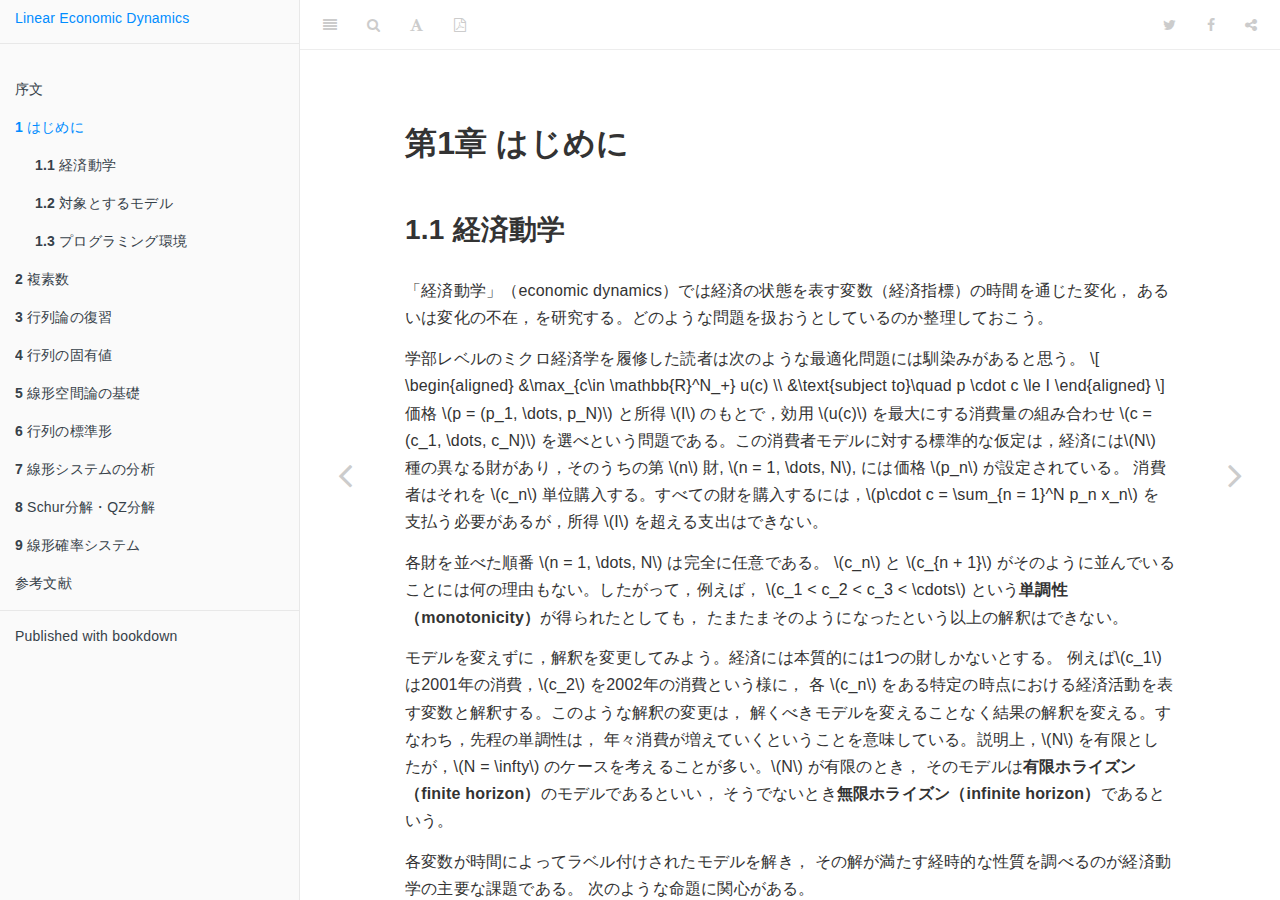
<file: intro.html>
<!DOCTYPE html>
<html >

<head>

  <meta charset="UTF-8">
  <meta http-equiv="X-UA-Compatible" content="IE=edge">
  <title>経済動学: 線形編</title>
  <meta content="text/html; charset=UTF-8" http-equiv="Content-Type">
  <meta name="description" content="経済動学 講義ノート">
  <meta name="generator" content="bookdown 0.3 and GitBook 2.6.7">

  <meta property="og:title" content="経済動学: 線形編" />
  <meta property="og:type" content="book" />
  
  
  <meta property="og:description" content="経済動学 講義ノート" />
  <meta name="github-repo" content="kenjisato/led" />

  <meta name="twitter:card" content="summary" />
  <meta name="twitter:title" content="経済動学: 線形編" />
  
  <meta name="twitter:description" content="経済動学 講義ノート" />
  

<meta name="author" content="佐藤 健治">


<meta name="date" content="2017-05-20">

  <meta name="viewport" content="width=device-width, initial-scale=1">
  <meta name="apple-mobile-web-app-capable" content="yes">
  <meta name="apple-mobile-web-app-status-bar-style" content="black">
  
  
<link rel="prev" href="preface.html">
<link rel="next" href="complexnumbers.html">

<script src="libs/jquery-2.2.3/jquery.min.js"></script>
<link href="libs/gitbook-2.6.7/css/style.css" rel="stylesheet" />
<link href="libs/gitbook-2.6.7/css/plugin-bookdown.css" rel="stylesheet" />
<link href="libs/gitbook-2.6.7/css/plugin-highlight.css" rel="stylesheet" />
<link href="libs/gitbook-2.6.7/css/plugin-search.css" rel="stylesheet" />
<link href="libs/gitbook-2.6.7/css/plugin-fontsettings.css" rel="stylesheet" />









<style type="text/css">
div.sourceCode { overflow-x: auto; }
table.sourceCode, tr.sourceCode, td.lineNumbers, td.sourceCode {
  margin: 0; padding: 0; vertical-align: baseline; border: none; }
table.sourceCode { width: 100%; line-height: 100%; }
td.lineNumbers { text-align: right; padding-right: 4px; padding-left: 4px; color: #aaaaaa; border-right: 1px solid #aaaaaa; }
td.sourceCode { padding-left: 5px; }
code > span.kw { color: #007020; font-weight: bold; } /* Keyword */
code > span.dt { color: #902000; } /* DataType */
code > span.dv { color: #40a070; } /* DecVal */
code > span.bn { color: #40a070; } /* BaseN */
code > span.fl { color: #40a070; } /* Float */
code > span.ch { color: #4070a0; } /* Char */
code > span.st { color: #4070a0; } /* String */
code > span.co { color: #60a0b0; font-style: italic; } /* Comment */
code > span.ot { color: #007020; } /* Other */
code > span.al { color: #ff0000; font-weight: bold; } /* Alert */
code > span.fu { color: #06287e; } /* Function */
code > span.er { color: #ff0000; font-weight: bold; } /* Error */
code > span.wa { color: #60a0b0; font-weight: bold; font-style: italic; } /* Warning */
code > span.cn { color: #880000; } /* Constant */
code > span.sc { color: #4070a0; } /* SpecialChar */
code > span.vs { color: #4070a0; } /* VerbatimString */
code > span.ss { color: #bb6688; } /* SpecialString */
code > span.im { } /* Import */
code > span.va { color: #19177c; } /* Variable */
code > span.cf { color: #007020; font-weight: bold; } /* ControlFlow */
code > span.op { color: #666666; } /* Operator */
code > span.bu { } /* BuiltIn */
code > span.ex { } /* Extension */
code > span.pp { color: #bc7a00; } /* Preprocessor */
code > span.at { color: #7d9029; } /* Attribute */
code > span.do { color: #ba2121; font-style: italic; } /* Documentation */
code > span.an { color: #60a0b0; font-weight: bold; font-style: italic; } /* Annotation */
code > span.cv { color: #60a0b0; font-weight: bold; font-style: italic; } /* CommentVar */
code > span.in { color: #60a0b0; font-weight: bold; font-style: italic; } /* Information */
</style>

<link rel="stylesheet" href="asset/css/style.css" type="text/css" />
</head>

<body>


  <div class="book without-animation with-summary font-size-2 font-family-1" data-basepath=".">

    <div class="book-summary">
      <nav role="navigation">

<ul class="summary">
<li><a href="./">Linear Economic Dynamics</a></li>

<li class="divider"></li>
<li><a href="index.html#top-page"></a></li>
<li class="chapter" data-level="" data-path="preface.html"><a href="preface.html"><i class="fa fa-check"></i>序文</a><ul>
<li class="chapter" data-level="" data-path="preface.html"><a href="preface.html#e6a78be68890"><i class="fa fa-check"></i>構成</a></li>
<li class="chapter" data-level="" data-path="preface.html"><a href="preface.html#e8ac9de8be9e"><i class="fa fa-check"></i>謝辞</a></li>
</ul></li>
<li class="chapter" data-level="1" data-path="intro.html"><a href="intro.html"><i class="fa fa-check"></i><b>1</b> はじめに</a><ul>
<li class="chapter" data-level="1.1" data-path="intro.html"><a href="intro.html#intro-economic-dynamics"><i class="fa fa-check"></i><b>1.1</b> 経済動学</a></li>
<li class="chapter" data-level="1.2" data-path="intro.html"><a href="intro.html#intro-target-model"><i class="fa fa-check"></i><b>1.2</b> 対象とするモデル</a><ul>
<li class="chapter" data-level="1.2.1" data-path="intro.html"><a href="intro.html#intro-deterministic"><i class="fa fa-check"></i><b>1.2.1</b> 決定論モデル</a></li>
<li class="chapter" data-level="1.2.2" data-path="intro.html"><a href="intro.html#intro-control-theory"><i class="fa fa-check"></i><b>1.2.2</b> 制御理論との違い</a></li>
<li class="chapter" data-level="1.2.3" data-path="intro.html"><a href="intro.html#intro-stability-determinacy"><i class="fa fa-check"></i><b>1.2.3</b> 安定性と決定性</a></li>
<li class="chapter" data-level="1.2.4" data-path="intro.html"><a href="intro.html#intro-RE"><i class="fa fa-check"></i><b>1.2.4</b> 合理的期待モデル</a></li>
<li class="chapter" data-level="1.2.5" data-path="intro.html"><a href="intro.html#intro-MSRE"><i class="fa fa-check"></i><b>1.2.5</b> マルコフスイッチングモデル</a></li>
</ul></li>
<li class="chapter" data-level="1.3" data-path="intro.html"><a href="intro.html#intro-programing"><i class="fa fa-check"></i><b>1.3</b> プログラミング環境</a><ul>
<li class="chapter" data-level="1.3.1" data-path="intro.html"><a href="intro.html#intro-rstudio"><i class="fa fa-check"></i><b>1.3.1</b> RStudio</a></li>
<li class="chapter" data-level="1.3.2" data-path="intro.html"><a href="intro.html#intro-prepare"><i class="fa fa-check"></i><b>1.3.2</b> 準備</a></li>
<li class="chapter" data-level="1.3.3" data-path="intro.html"><a href="intro.html#section-1.3.3"><i class="fa fa-check"></i><b>1.3.3</b> パッケージ</a></li>
</ul></li>
</ul></li>
<li class="chapter" data-level="2" data-path="complexnumbers.html"><a href="complexnumbers.html"><i class="fa fa-check"></i><b>2</b> 複素数</a><ul>
<li class="chapter" data-level="2.1" data-path="complexnumbers.html"><a href="complexnumbers.html#section-2.1"><i class="fa fa-check"></i><b>2.1</b> はじめに</a></li>
<li class="chapter" data-level="2.2" data-path="complexnumbers.html"><a href="complexnumbers.html#section-2.2"><i class="fa fa-check"></i><b>2.2</b> 複素数</a></li>
<li class="chapter" data-level="2.3" data-path="complexnumbers.html"><a href="complexnumbers.html#imaginary-plane"><i class="fa fa-check"></i><b>2.3</b> 複素平面（imaginary plane）</a></li>
<li class="chapter" data-level="2.4" data-path="complexnumbers.html"><a href="complexnumbers.html#r-"><i class="fa fa-check"></i><b>2.4</b> R コード</a><ul>
<li class="chapter" data-level="" data-path="complexnumbers.html"><a href="complexnumbers.html#e59b9be58987e6bc94e7ae97"><i class="fa fa-check"></i>四則演算</a></li>
<li class="chapter" data-level="" data-path="complexnumbers.html"><a href="complexnumbers.html#e8a487e7b4a0e5b9b3e99da2e4b88ae381aee59bb3e7a4ba"><i class="fa fa-check"></i>複素平面上の図示</a></li>
</ul></li>
<li class="chapter" data-level="2.5" data-path="complexnumbers.html"><a href="complexnumbers.html#section-2.5"><i class="fa fa-check"></i><b>2.5</b> 極形式</a></li>
<li class="chapter" data-level="2.6" data-path="complexnumbers.html"><a href="complexnumbers.html#section-2.6"><i class="fa fa-check"></i><b>2.6</b> 共役複素数</a></li>
<li class="chapter" data-level="2.7" data-path="complexnumbers.html"><a href="complexnumbers.html#complexramsey"><i class="fa fa-check"></i><b>2.7</b> 補遺：ラムゼーモデル</a></li>
</ul></li>
<li class="chapter" data-level="3" data-path="matrix.html"><a href="matrix.html"><i class="fa fa-check"></i><b>3</b> 行列論の復習</a><ul>
<li class="chapter" data-level="3.1" data-path="matrix.html"><a href="matrix.html#section-3.1"><i class="fa fa-check"></i><b>3.1</b> 行列の形</a></li>
<li class="chapter" data-level="3.2" data-path="matrix.html"><a href="matrix.html#matrix-operation"><i class="fa fa-check"></i><b>3.2</b> 行列の演算</a></li>
<li class="chapter" data-level="3.3" data-path="matrix.html"><a href="matrix.html#section-3.3"><i class="fa fa-check"></i><b>3.3</b> 線形方程式</a><ul>
<li class="chapter" data-level="3.3.1" data-path="matrix.html"><a href="matrix.html#section-3.3.1"><i class="fa fa-check"></i><b>3.3.1</b> 線形連立方程式の変形</a></li>
<li class="chapter" data-level="3.3.2" data-path="matrix.html"><a href="matrix.html#section-3.3.2"><i class="fa fa-check"></i><b>3.3.2</b> 行基本変形</a></li>
<li class="chapter" data-level="3.3.3" data-path="matrix.html"><a href="matrix.html#section-3.3.3"><i class="fa fa-check"></i><b>3.3.3</b> 列基本変形</a></li>
<li class="chapter" data-level="3.3.4" data-path="matrix.html"><a href="matrix.html#section-3.3.4"><i class="fa fa-check"></i><b>3.3.4</b> 初等変形</a></li>
</ul></li>
<li class="chapter" data-level="3.4" data-path="matrix.html"><a href="matrix.html#r--1"><i class="fa fa-check"></i><b>3.4</b> R コード</a><ul>
<li class="chapter" data-level="3.4.1" data-path="matrix.html"><a href="matrix.html#section-3.4.1"><i class="fa fa-check"></i><b>3.4.1</b> 行列の定義</a></li>
<li class="chapter" data-level="3.4.2" data-path="matrix.html"><a href="matrix.html#section-3.4.2"><i class="fa fa-check"></i><b>3.4.2</b> 要素の取得</a></li>
<li class="chapter" data-level="3.4.3" data-path="matrix.html"><a href="matrix.html#section-3.4.3"><i class="fa fa-check"></i><b>3.4.3</b> 行列の演算・関数</a></li>
</ul></li>
</ul></li>
<li class="chapter" data-level="4" data-path="eigen.html"><a href="eigen.html"><i class="fa fa-check"></i><b>4</b> 行列の固有値</a><ul>
<li class="chapter" data-level="4.1" data-path="eigen.html"><a href="eigen.html#section-4.1"><i class="fa fa-check"></i><b>4.1</b> 行列式</a><ul>
<li class="chapter" data-level="4.1.1" data-path="eigen.html"><a href="eigen.html#section-4.1.1"><i class="fa fa-check"></i><b>4.1.1</b> 置換</a></li>
<li class="chapter" data-level="4.1.2" data-path="eigen.html"><a href="eigen.html#section-4.1.2"><i class="fa fa-check"></i><b>4.1.2</b> 行列式の定義</a></li>
<li class="chapter" data-level="4.1.3" data-path="eigen.html"><a href="eigen.html#section-4.1.3"><i class="fa fa-check"></i><b>4.1.3</b> 行列式の意味</a></li>
</ul></li>
<li class="chapter" data-level="4.2" data-path="eigen.html"><a href="eigen.html#section-4.2"><i class="fa fa-check"></i><b>4.2</b> 固有値と固有ベクトル</a></li>
<li class="chapter" data-level="4.3" data-path="eigen.html"><a href="eigen.html#section-4.3"><i class="fa fa-check"></i><b>4.3</b> 対角化</a><ul>
<li class="chapter" data-level="4.3.1" data-path="eigen.html"><a href="eigen.html#section-4.3.1"><i class="fa fa-check"></i><b>4.3.1</b> 計算方法の確認</a></li>
<li class="chapter" data-level="4.3.2" data-path="eigen.html"><a href="eigen.html#section-4.3.2"><i class="fa fa-check"></i><b>4.3.2</b> 例題</a></li>
<li class="chapter" data-level="4.3.3" data-path="eigen.html"><a href="eigen.html#section-4.3.3"><i class="fa fa-check"></i><b>4.3.3</b> 複素数の行列表現</a></li>
<li class="chapter" data-level="4.3.4" data-path="eigen.html"><a href="eigen.html#section-4.3.4"><i class="fa fa-check"></i><b>4.3.4</b> 実対角化</a></li>
</ul></li>
<li class="chapter" data-level="4.4" data-path="eigen.html"><a href="eigen.html#section-4.4"><i class="fa fa-check"></i><b>4.4</b> 線形動学方程式と固有値</a></li>
<li class="chapter" data-level="4.5" data-path="eigen.html"><a href="eigen.html#section-4.5"><i class="fa fa-check"></i><b>4.5</b> ラムゼーモデルと固有値</a></li>
<li class="chapter" data-level="4.6" data-path="eigen.html"><a href="eigen.html#r--2"><i class="fa fa-check"></i><b>4.6</b> R コード</a></li>
</ul></li>
<li class="chapter" data-level="5" data-path="linspace.html"><a href="linspace.html"><i class="fa fa-check"></i><b>5</b> 線形空間論の基礎</a><ul>
<li class="chapter" data-level="5.1" data-path="linspace.html"><a href="linspace.html#linspace-definition"><i class="fa fa-check"></i><b>5.1</b> 線形空間</a></li>
<li class="chapter" data-level="5.2" data-path="linspace.html"><a href="linspace.html#linspace-subspace"><i class="fa fa-check"></i><b>5.2</b> 線形部分空間</a></li>
<li class="chapter" data-level="5.3" data-path="linspace.html"><a href="linspace.html#linspace-independence"><i class="fa fa-check"></i><b>5.3</b> 1次独立性</a></li>
<li class="chapter" data-level="5.4" data-path="linspace.html"><a href="linspace.html#linspace-linearmap"><i class="fa fa-check"></i><b>5.4</b> 線形写像</a><ul>
<li class="chapter" data-level="5.4.1" data-path="linspace.html"><a href="linspace.html#section-5.4.1"><i class="fa fa-check"></i><b>5.4.1</b> 基本的な定義の復習</a></li>
<li class="chapter" data-level="" data-path="linspace.html"><a href="linspace.html#e5838fe383bbe98086e5838f"><i class="fa fa-check"></i>像・逆像</a></li>
<li class="chapter" data-level="5.4.2" data-path="linspace.html"><a href="linspace.html#section-5.4.2"><i class="fa fa-check"></i><b>5.4.2</b> 線形性</a></li>
<li class="chapter" data-level="5.4.3" data-path="linspace.html"><a href="linspace.html#section-5.4.3"><i class="fa fa-check"></i><b>5.4.3</b> 像空間，核，商空間</a></li>
<li class="chapter" data-level="5.4.4" data-path="linspace.html"><a href="linspace.html#section-5.4.4"><i class="fa fa-check"></i><b>5.4.4</b> 座標</a></li>
</ul></li>
<li class="chapter" data-level="5.5" data-path="linspace.html"><a href="linspace.html#linspace-matrix"><i class="fa fa-check"></i><b>5.5</b> 行列</a><ul>
<li class="chapter" data-level="5.5.1" data-path="linspace.html"><a href="linspace.html#section-5.5.1"><i class="fa fa-check"></i><b>5.5.1</b> 線形写像の表現としての行列</a></li>
<li class="chapter" data-level="5.5.2" data-path="linspace.html"><a href="linspace.html#section-5.5.2"><i class="fa fa-check"></i><b>5.5.2</b> 基底の変換</a></li>
</ul></li>
<li class="chapter" data-level="5.6" data-path="linspace.html"><a href="linspace.html#linspace-invariant"><i class="fa fa-check"></i><b>5.6</b> 不変部分空間</a><ul>
<li class="chapter" data-level="5.6.1" data-path="linspace.html"><a href="linspace.html#section-5.6.1"><i class="fa fa-check"></i><b>5.6.1</b> ブロック対角化</a></li>
<li class="chapter" data-level="5.6.2" data-path="linspace.html"><a href="linspace.html#section-5.6.2"><i class="fa fa-check"></i><b>5.6.2</b> 固有値分解</a></li>
</ul></li>
</ul></li>
<li class="chapter" data-level="6" data-path="section-6.html"><a href="section-6.html"><i class="fa fa-check"></i><b>6</b> 行列の標準形</a><ul>
<li class="chapter" data-level="6.1" data-path="section-6.html"><a href="section-6.html#section-6.1"><i class="fa fa-check"></i><b>6.1</b> 一般固有空間への分解</a><ul>
<li class="chapter" data-level="6.1.1" data-path="section-6.html"><a href="section-6.html#section-6.1.1"><i class="fa fa-check"></i><b>6.1.1</b> ハミルトン・ケーリーの定理</a></li>
<li class="chapter" data-level="6.1.2" data-path="section-6.html"><a href="section-6.html#section-6.1.2"><i class="fa fa-check"></i><b>6.1.2</b> 最小多項式</a></li>
<li class="chapter" data-level="6.1.3" data-path="complexnumbers.html"><a href="complexnumbers.html#-1"><i class="fa fa-check"></i><b>6.1.3</b> 一般固有空間への分解</a></li>
</ul></li>
<li class="chapter" data-level="6.2" data-path="section-6.html"><a href="section-6.html#section-6.2"><i class="fa fa-check"></i><b>6.2</b> 一般化固有値問題</a><ul>
<li class="chapter" data-level="6.2.1" data-path="section-6.html"><a href="section-6.html#section-6.2.1"><i class="fa fa-check"></i><b>6.2.1</b> 一般化固有値</a></li>
</ul></li>
<li class="chapter" data-level="6.3" data-path="section-6.html"><a href="section-6.html#section-6.3"><i class="fa fa-check"></i><b>6.3</b> ハミルトン・ケーリーの定理の証明</a></li>
<li class="chapter" data-level="6.4" data-path="section-6.html"><a href="section-6.html#section-6.4"><i class="fa fa-check"></i><b>6.4</b> ワイエルシュトラス標準形の導出</a></li>
</ul></li>
<li class="chapter" data-level="7" data-path="blanchardkahn.html"><a href="blanchardkahn.html"><i class="fa fa-check"></i><b>7</b> 線形システムの分析</a><ul>
<li class="chapter" data-level="7.1" data-path="blanchardkahn.html"><a href="blanchardkahn.html#section-7.1"><i class="fa fa-check"></i><b>7.1</b> 行列公式</a><ul>
<li class="chapter" data-level="7.1.1" data-path="blanchardkahn.html"><a href="blanchardkahn.html#section-7.1.1"><i class="fa fa-check"></i><b>7.1.1</b> 逆行列公式</a></li>
<li class="chapter" data-level="7.1.2" data-path="blanchardkahn.html"><a href="blanchardkahn.html#section-7.1.2"><i class="fa fa-check"></i><b>7.1.2</b> シルベスタ方程式</a></li>
</ul></li>
<li class="chapter" data-level="7.2" data-path="blanchardkahn.html"><a href="blanchardkahn.html#blanchard-kahn-case"><i class="fa fa-check"></i><b>7.2</b> <span class="math inline">\(E=I\)</span> のケース</a><ul>
<li class="chapter" data-level="" data-path="blanchardkahn.html"><a href="blanchardkahn.html#e59bb3e8a7a3"><i class="fa fa-check"></i>図解</a></li>
</ul></li>
<li class="chapter" data-level="7.3" data-path="blanchardkahn.html"><a href="blanchardkahn.html#e-neq-i-"><i class="fa fa-check"></i><b>7.3</b> <span class="math inline">\(E \neq I\)</span> のケース</a><ul>
<li class="chapter" data-level="7.3.1" data-path="blanchardkahn.html"><a href="blanchardkahn.html#section-7.3.1"><i class="fa fa-check"></i><b>7.3.1</b> アイデア</a></li>
<li class="chapter" data-level="7.3.2" data-path="blanchardkahn.html"><a href="blanchardkahn.html#section-7.3.2"><i class="fa fa-check"></i><b>7.3.2</b> 解の存在と一意性</a></li>
<li class="chapter" data-level="7.3.3" data-path="blanchardkahn.html"><a href="blanchardkahn.html#u-"><i class="fa fa-check"></i><b>7.3.3</b> <span class="math inline">\(u\)</span> の特定化</a></li>
</ul></li>
</ul></li>
<li class="chapter" data-level="8" data-path="schurqz.html"><a href="schurqz.html"><i class="fa fa-check"></i><b>8</b> Schur分解・QZ分解</a><ul>
<li class="chapter" data-level="8.1" data-path="schurqz.html"><a href="schurqz.html#section-8.1"><i class="fa fa-check"></i><b>8.1</b> 直交性</a><ul>
<li class="chapter" data-level="8.1.1" data-path="schurqz.html"><a href="schurqz.html#section-8.1.1"><i class="fa fa-check"></i><b>8.1.1</b> 内積空間</a></li>
<li class="chapter" data-level="8.1.2" data-path="schurqz.html"><a href="schurqz.html#section-8.1.2"><i class="fa fa-check"></i><b>8.1.2</b> 内積空間と基底</a></li>
<li class="chapter" data-level="8.1.3" data-path="schurqz.html"><a href="schurqz.html#section-8.1.3"><i class="fa fa-check"></i><b>8.1.3</b> 内積空間のノルム</a></li>
<li class="chapter" data-level="8.1.4" data-path="schurqz.html"><a href="schurqz.html#section-8.1.4"><i class="fa fa-check"></i><b>8.1.4</b> グラム・シュミットの直交化法</a></li>
</ul></li>
<li class="chapter" data-level="8.2" data-path="schurqz.html"><a href="schurqz.html#section-8.2"><i class="fa fa-check"></i><b>8.2</b> シューア分解とその応用</a><ul>
<li class="chapter" data-level="8.2.1" data-path="schurqz.html"><a href="schurqz.html#section-8.2.1"><i class="fa fa-check"></i><b>8.2.1</b> シューア分解</a></li>
<li class="chapter" data-level="8.2.2" data-path="schurqz.html"><a href="schurqz.html#section-8.2.2"><i class="fa fa-check"></i><b>8.2.2</b> システム分析への応用</a></li>
<li class="chapter" data-level="8.2.3" data-path="schurqz.html"><a href="schurqz.html#u_t1phi-u_t"><i class="fa fa-check"></i><b>8.2.3</b> <span class="math inline">\(u_{t+1}=\Phi u_{t}\)</span></a></li>
<li class="chapter" data-level="8.2.4" data-path="schurqz.html"><a href="schurqz.html#schur"><i class="fa fa-check"></i><b>8.2.4</b> 実Schur分解</a></li>
</ul></li>
<li class="chapter" data-level="8.3" data-path="schurqz.html"><a href="schurqz.html#qz-"><i class="fa fa-check"></i><b>8.3</b> QZ 分解とその応用</a><ul>
<li class="chapter" data-level="8.3.1" data-path="intro.html"><a href="intro.html#qz"><i class="fa fa-check"></i><b>8.3.1</b> QZ分解</a></li>
<li class="chapter" data-level="8.3.2" data-path="complexnumbers.html"><a href="complexnumbers.html#-1"><i class="fa fa-check"></i><b>8.3.2</b> システム分析への応用</a></li>
</ul></li>
<li class="chapter" data-level="8.4" data-path="intro.html"><a href="intro.html#qz"><i class="fa fa-check"></i><b>8.4</b> QZ解法の一般公式</a></li>
</ul></li>
<li class="chapter" data-level="9" data-path="section-9.html"><a href="section-9.html"><i class="fa fa-check"></i><b>9</b> 線形確率システム</a><ul>
<li class="chapter" data-level="9.1" data-path="section-9.html"><a href="section-9.html#klein2000-"><i class="fa fa-check"></i><b>9.1</b> <span class="citation">Klein (<a href="#ref-Klein2000">2000</a>)</span> の方法</a><ul>
<li class="chapter" data-level="" data-path="section-9.html"><a href="section-9.html#ar"><i class="fa fa-check"></i>ARショック</a></li>
</ul></li>
<li class="chapter" data-level="9.2" data-path="section-9.html"><a href="section-9.html#section-9.2"><i class="fa fa-check"></i><b>9.2</b> 確率過程について</a><ul>
<li class="chapter" data-level="9.2.1" data-path="section-9.html"><a href="section-9.html#section-9.2.1"><i class="fa fa-check"></i><b>9.2.1</b> 確率変数</a></li>
<li class="chapter" data-level="9.2.2" data-path="section-9.html"><a href="section-9.html#section-9.2.2"><i class="fa fa-check"></i><b>9.2.2</b> 期待値</a></li>
<li class="chapter" data-level="9.2.3" data-path="section-9.html"><a href="section-9.html#section-9.2.3"><i class="fa fa-check"></i><b>9.2.3</b> 条件付き期待値</a></li>
<li class="chapter" data-level="9.2.4" data-path="section-9.html"><a href="section-9.html#section-9.2.4"><i class="fa fa-check"></i><b>9.2.4</b> 確率過程</a></li>
</ul></li>
</ul></li>
<li class="chapter" data-level="" data-path="e58f82e88083e69687e78cae.html"><a href="e58f82e88083e69687e78cae.html"><i class="fa fa-check"></i>参考文献</a></li>
<li class="divider"></li>
<li><a href="http://led.kenjisato.jp" target="blank">Published with bookdown</a></li>

</ul>

      </nav>
    </div>

    <div class="book-body">
      <div class="body-inner">
        <div class="book-header" role="navigation">
          <h1>
            <i class="fa fa-circle-o-notch fa-spin"></i><a href="./">経済動学: 線形編</a>
          </h1>
        </div>

        <div class="page-wrapper" tabindex="-1" role="main">
          <div class="page-inner">

            <section class="normal" id="section-">
<div id="intro" class="section level1">
<h1><span class="header-section-number">第1章</span> はじめに</h1>
<div id="intro-economic-dynamics" class="section level2">
<h2><span class="header-section-number">1.1</span> 経済動学</h2>
<p>「経済動学」（economic dynamics）では経済の状態を表す変数（経済指標）の時間を通じた変化， あるいは変化の不在，を研究する。どのような問題を扱おうとしているのか整理しておこう。</p>
<p>学部レベルのミクロ経済学を履修した読者は次のような最適化問題には馴染みがあると思う。 <span class="math display">\[
\begin{aligned}
  &amp;\max_{c\in \mathbb{R}^N_+} u(c) \\
  &amp;\text{subject to}\quad p \cdot c \le I  
\end{aligned}
\]</span> 価格 <span class="math inline">\(p = (p_1, \dots, p_N)\)</span> と所得 <span class="math inline">\(I\)</span> のもとで，効用 <span class="math inline">\(u(c)\)</span> を最大にする消費量の組み合わせ <span class="math inline">\(c = (c_1, \dots, c_N)\)</span> を選べという問題である。この消費者モデルに対する標準的な仮定は，経済には<span class="math inline">\(N\)</span> 種の異なる財があり，そのうちの第 <span class="math inline">\(n\)</span> 財, <span class="math inline">\(n = 1, \dots, N\)</span>, には価格 <span class="math inline">\(p_n\)</span> が設定されている。 消費者はそれを <span class="math inline">\(c_n\)</span> 単位購入する。すべての財を購入するには，<span class="math inline">\(p\cdot c = \sum_{n = 1}^N p_n x_n\)</span> を支払う必要があるが，所得 <span class="math inline">\(I\)</span> を超える支出はできない。</p>
<p>各財を並べた順番 <span class="math inline">\(n = 1, \dots, N\)</span> は完全に任意である。 <span class="math inline">\(c_n\)</span> と <span class="math inline">\(c_{n + 1}\)</span> がそのように並んでいることには何の理由もない。したがって，例えば， <span class="math inline">\(c_1 &lt; c_2 &lt; c_3 &lt; \cdots\)</span> という<strong>単調性（monotonicity）</strong>が得られたとしても， たまたまそのようになったという以上の解釈はできない。</p>
<p>モデルを変えずに，解釈を変更してみよう。経済には本質的には1つの財しかないとする。 例えば<span class="math inline">\(c_1\)</span> は2001年の消費，<span class="math inline">\(c_2\)</span> を2002年の消費という様に， 各 <span class="math inline">\(c_n\)</span> をある特定の時点における経済活動を表す変数と解釈する。このような解釈の変更は， 解くべきモデルを変えることなく結果の解釈を変える。すなわち，先程の単調性は， 年々消費が増えていくということを意味している。説明上，<span class="math inline">\(N\)</span> を有限としたが，<span class="math inline">\(N = \infty\)</span> のケースを考えることが多い。<span class="math inline">\(N\)</span> が有限のとき， そのモデルは<strong>有限ホライズン（finite horizon）</strong>のモデルであるといい， そうでないとき<strong>無限ホライズン（infinite horizon）</strong>であるという。</p>
<p>各変数が時間によってラベル付けされたモデルを解き， その解が満たす経時的な性質を調べるのが経済動学の主要な課題である。 次のような命題に関心がある。</p>
<ul>
<li>時間を通じて一定であるか，あるいは，十分時間が経てば収束状態に落ち着くか。 それとも，発散や恒常的な振動経路が観測されるか。</li>
<li>収束経路は単調に増加（あるいは減少）するか，それとも振動的か。</li>
<li>恒常的な振動が観測さるケースでは，振動は規則的（周期的， periodic）かあるいは不規則的（カオス，chaos）か。</li>
<li>経済状態は過去の経路に依存して決まるか，それとも経路依存性はないか。</li>
<li>経済状態は一意的に定まるのか，あるいは経済主体の「気まぐれ」が経路を変えてしまうことがあるのか。</li>
<li>etc.</li>
</ul>
<p>モデルの解を特徴付ける方程式を<strong>動学方程式（dynamic equation）</strong>, あるいは<strong>動的システム（dynamic system）</strong>という。 経済学のモデルでは，消費者の効用最大化・企業の利潤最大化・種々の制約条件からなる最適化問題が満たす均衡条件として， 時点が隣り合う変数が満たす方程式を得られることが多い[^上のリストで挙げた「経路依存性」がないケースである。]。 <span class="math display">\[
F(x_t, x_{t + 1}) = 0, \quad t = 1, 2, \dots
\]</span> ただし，<span class="math inline">\(x_t\)</span> は関心のある経済変数を並べたベクトルである。時間（time）を表すインデックスを <span class="math inline">\(t\)</span> に変更した。経済政策などの外的な要因（ショック，shock）で経済環境が変化するケースを扱う場合には， <span class="math display">\[
  F(x_t, x_{t+1}, z_t) = 0
\]</span> といった動学方程式が得られることになる。これらのシステムは陰関数の解として変数が定まるという 意味で陰的システム（implicit system）である。</p>
<p>経済の経時的な変化を知るためには，<span class="math inline">\(x_1, x_2, \dots\)</span> という時系列が必要であるから， 理想的には逐次的な計算公式 <span class="math display">\[
x_{n + 1} = G_t (x_t, z_t)
\]</span> が必要である。あるいは，<span class="math inline">\(G\)</span> の時間依存性がなければ， <span class="math display">\[
x_{n+1} = G(x_t, z_t)
\]</span> とできるかもしれない。上で例示したような動的システムは解くことができない。</p>
</div>
<div id="intro-target-model" class="section level2">
<h2><span class="header-section-number">1.2</span> 対象とするモデル</h2>
<p>この講義では，次のような動的システムを考察する。</p>
<span class="math display" id="eq:lre">\[\begin{equation}
  A\mathbb{E}_{t}x_{t+1}=Bx_{t}+Cz_{t} \tag{1.1}
\end{equation}\]</span>
<p><span class="math inline">\(x_t\)</span> はモデルを解いて決まる変数を並べたベクトル（内生変数，endogenous variable）， <span class="math inline">\(z_t\)</span> はモデルの外で決まる変数（外生変数，exogenous variable）。<span class="math inline">\(A\)</span>, <span class="math inline">\(B\)</span>, <span class="math inline">\(C\)</span> は適切なサイズの行列である。 <span class="math inline">\(\mathbb E_t\)</span> は条件付き期待値である。</p>
行列積と足し算だけからなる上記のようなシステムを線形システム（linear system）という。上の線形方程式を
<span class="math display" id="eq:lre2">\[\begin{equation} 
  Bx_{t} = A\mathbb{E}_{t}x_{t+1} - Cz_{t} \tag{1.2}
\end{equation}\]</span>
<p>と書き換えると，<strong>今期の経済変数は将来に対する期待によって定まっている</strong>と読むことができる。 式<a href="intro.html#eq:lre">(1.1)</a> や 式<a href="intro.html#eq:lre2">(1.2)</a> のようなシステムを <strong>線形合理的期待モデル (linear rational expectations model)</strong> という。</p>
<p>本書ではモデルの導出に深く踏み込まないが，価格や消費といった変数は将来に対する予想を反映して (forward-looking) 決まるということだけ意識しておけば十分だろう。 予想を反映して価格が決まるという関係は次のような例を通して理解できる。</p>

<div class="example">
<p><span id="ex:unnamed-chunk-2" class="example"><strong>例 1.1 </strong></span>企業の株価はその企業が将来的に生み出す価値を利子率 (あるいは割引率) を考慮して割引いた値と一致するように決まる，というのが経済理論の基本公式である。 なお， 「割引」(discount) というのは収益を手にするまでに待たなければいけない時間分だけ減価調整することである。</p>
<p>このような関係が成立する理由は比較的容易に理解できる。 ある企業の期待収益の割引現在価値がその企業の株価総額よりも一時的に高いとしよう。 当該株式を購入すれば 長い時間を通じて購入価格よりも高い収益を得ることができるのだから， そのような株式には買い手が集まり，市場価格は上昇する。逆に， 期待収益が株価総額を一時的に下回っているとしよう。 株主は株式を手放すインセンティブを持つが，そのような市場価格では買い手はつかない。 売値を下げてでも売りたいと考える株主がいなくなるまで株価は下落するだろう。 予想した価値と市場価格の不一致が解消された結果として達成されるのが先の価格公式というわけである。</p>
利鞘を稼ぐチャンス（裁定機会，arbitrage opportunity）が存在すれば， 市場を通じて価格が速やかに調整され，その結果として裁定機会は失われる。 経済理論は裁定機会が消滅した後の経済環境（均衡）に焦点を当てて分析を行うことが多いが， それは上のような思想に基づいている。
</div>
<p></p>
<p>通常, 経済モデルは非線形システム（線形でないシステムをすべて非線形システムという） によって記述されることが多いのだが, 非確率的な平衡点 <span class="math inline">\(x^* = x_t = x_{t+1}\)</span>, <span class="math inline">\(z_t = 0\)</span> （<span class="math inline">\(t &gt; 0\)</span>）の周りに分析を限定すれば，線形システムによってよく近似されることが知られている<a href="#fn2" class="footnoteRef" id="fnref2"><sup>2</sup></a>。</p>
<p>線形システムの分析は係数行列 (上記の <span class="math inline">\(A\)</span>，<span class="math inline">\(B\)</span>，<span class="math inline">\(C\)</span>) の分析に落とし込むことができるため， 理論的にも数値的にも大変扱いやすい。したがって， これから我々が学ぶ分析手法は<strong>平衡状態にある経済に対して小さなショックが加わったときに経済変数がどのような経時的変化を示すかを分析するための第一歩</strong>である。 実際には線形近似のみから数量的なインプリケーションを導くことは困難であるから， 有用な分析を行うためには高次の近似手法を学ぶ必要がある。しかし， 線形理論を理解することなく非線形理論を理解することはできない。一歩一歩着実に進んでいこう。</p>
<div id="intro-deterministic" class="section level3">
<h3><span class="header-section-number">1.2.1</span> 決定論モデル</h3>
<p>実は確率的な要因がなくなったとしても分析の基本的な方針は変わらない。すなわち， 非確率的 (決定論的) なシステム</p>
<span class="math display" id="eq:lsys">\[\begin{equation}
  Ax_{t+1} = Bx_t + Cz_t \tag{1.3}
\end{equation}\]</span>
<p>を分析する手法を確立すれば，<a href="intro.html#eq:lre">(1.1)</a> の分析・シミュレーションができる。 まずは <a href="intro.html#eq:lsys">(1.3)</a> の分析について述べたのち， 確率的な要因を導入するというステップで理論分析を進める。</p>
<p>さらに，非決定論的な分析を数段階に分けて解説する。</p>
<ol style="list-style-type: decimal">
<li><span class="math inline">\(A\)</span> が正則のケース
<ul>
<li>解析的手法</li>
<li>数値的手法</li>
</ul></li>
<li><span class="math inline">\(A\)</span> が非正則のケース
<ul>
<li>解析的手法</li>
<li>数値的手法</li>
</ul></li>
</ol>
<p><span class="math inline">\(A\)</span> が正則のケースでは <a href="intro.html#eq:lsys">(1.3)</a> は</p>
<span class="math display" id="eq:lsys2">\[\begin{equation}
  x_{t+1} = A^{-1}Bx_t + A^{-1}Cz_t \tag{1.4}
\end{equation}\]</span>
<p>と同値であるから（<span class="math inline">\(A^{-1}\)</span> は <span class="math inline">\(A\)</span> の逆行列）， 標準的な線形システム (状態空間方程式) と形式的には同じものである。</p>
<p>続いて，<span class="math inline">\(A\)</span> が非正則のケースを扱う。上記の <a href="intro.html#eq:lsys">(1.3)</a> は， 制御理論の分野でデスクリプタシステム（descriptor system）， あるいは陰的システム（implicit system）として知られている対象である。 この分野で研究を進めようという人は， 同じ概念が異なる分野で異なる名前で利用されていることを知っておく方がよいだろう。</p>
<p>ちなみに，デスクリプタシステムは「非因果的」（non-causal） なシステムを表現するために利用される。すなわち，未来の情報が現在に影響をおよぼすようなシステムである。 どこかで聞いたことのある話ではないだろうか？ 経済学における “forward-looking” は制御理論では非因果性と呼ばれている。</p>
</div>
<div id="intro-control-theory" class="section level3">
<h3><span class="header-section-number">1.2.2</span> 制御理論との違い</h3>
<p>経済学と制御理論の扱う対象にはわずかながら違いがある。 制御理論では，制御変数を導入しなくても勝手に動作している対象を扱う一方で，経済理論では制御変数（例えば消費）は分析対象のモデルを構成する要素の一部である。したがって，経済モデルは <span class="math inline">\(A\)</span>が正則であったとしても forward-looking（非因果的）な現象を表すように作られている。</p>
<p>力学系理論や制御理論で式<a href="intro.html#eq:lsys">(1.3)</a>のようなシステムを扱うときには， 通常 <span class="math inline">\(x\)</span> と同じ数だけの初期条件 (initial codition) を与える。 そのようなケースでは初期条件から出発してシステムの解を逐次的に求めることができるから， 解を求める上で特段の難しさはない。一方，経済学における forward-looking の表現は， システム方程式<a href="intro.html#eq:lsys">(1.3)</a>とは独立している。 すなわち，変数（ベクトル） <span class="math inline">\(x\)</span> の一部の要素に初期条件が与えられて， 残りの要素には初期条件が与えられないという形で forward-looking を扱う。 初期条件を持つ成分を<strong>先決成分 (predetermined component)</strong> とか<strong>先決変数 (predetermined variable)</strong>と呼ぶ。 初期条件を持たない成分を<strong>非先決成分 (non-predetermined component)</strong> とか<strong>非先決変数 (non-predetermined variable)</strong> と呼ぶ<a href="#fn3" class="footnoteRef" id="fnref3"><sup>3</sup></a>。</p>
<p>例えば, 株式保有量を<span class="math inline">\(a\)</span>，株価を<span class="math inline">\(p\)</span>，株価に対する外的な影響を<span class="math inline">\(u\)</span>として， ベクトル <span class="math inline">\((a, p)\)</span> が次の動学方程式を満たすというモデルを作ったとしよう。</p>
<p><span class="math display">\[
\begin{bmatrix}
  a_{t+1} \\
  p_{t+1}
\end{bmatrix}
=
B
\begin{bmatrix}
  a_{t} \\
  p_{t}
\end{bmatrix}
+
\begin{bmatrix}
  0 \\
  u_{t}
\end{bmatrix}
\]</span></p>
<p>このとき <span class="math inline">\(a_0\)</span> は初期値として与えられているが，<span class="math inline">\(p_0\)</span> は <span class="math inline">\(a_0\)</span> および <span class="math inline">\(u\)</span> に対する予想に基いて決まるというのが典型的なマクロ経済学の問題である.</p>
</div>
<div id="intro-stability-determinacy" class="section level3">
<h3><span class="header-section-number">1.2.3</span> 安定性と決定性</h3>
<p>さて，一部の変数に初期条件が与えられていない問題をどのように解けばよいだろうか。 もちろん，<span class="math inline">\(a_1, a_2, \dots\)</span> や <span class="math inline">\(p_0, p_1, \dots\)</span> に対して何の制約も置かなければこのような問題を解くことはできない。</p>
<p><span class="citation">Blanchard and Kahn (<a href="#ref-BlanchardKahn1980">1980</a>)</span> が提案した条件は次のようなものである。 経済主体は幾何級数よりも早いスピードで発散するような予想に基いて行動することはない。 すなわち，幾何級数より早く発散するような初期値を除いた結果，初期値を1点に定めることができれば， その点は一意の均衡である。しかし，動学方程式を満たしつつ， 安定性（非幾何的発散）を満足するような経路は一般には無数に存在する。一意的であるようなケースを <strong>決定的 (deterinate)</strong> と呼び，決定的でないケースを <strong>不決定的 (indeterminate)</strong> と呼ぶ。</p>
</div>
<div id="intro-RE" class="section level3">
<h3><span class="header-section-number">1.2.4</span> 合理的期待モデル</h3>
<p>続いてシステム <a href="intro.html#eq:lre">(1.1)</a> の分析を行う. ショック項 <span class="math inline">\(z\)</span> を確率過程となるが, 決定論の分析を理解していれば, 条件付き期待値の性質を少し覚えるだけで理解できるようになる. 決定論モデルと同じ安定性の概念を利用して決定性を特徴づけることができるので, 実は決定論システムと本質的な違いはない.</p>
<p>本書では, やや発展的な話題を紹介する.</p>
</div>
<div id="intro-MSRE" class="section level3">
<h3><span class="header-section-number">1.2.5</span> マルコフスイッチングモデル</h3>
<p>次に, 係数行列がマルコフ連鎖に従って変化するモデルに拡張する. このような拡張をすると, 伝統的な合理的期待モデルが利用してきた安定性の概念を利用することができなくなる. <strong>二乗平均安定性 (Mean Square Stability)</strong>という安定性概念を導入し, 決定性を特徴付ける.</p>
</div>
</div>
<div id="intro-programing" class="section level2">
<h2><span class="header-section-number">1.3</span> プログラミング環境</h2>
<div id="intro-rstudio" class="section level3">
<h3><span class="header-section-number">1.3.1</span> RStudio</h3>
<p>前述のような線形モデルは (広く普及している C, Fortran のルーチンのおかげで) 大抵のプログラミング言語で解くことができる. 本書で R を使用するのは, 想定する読者層がもっとも接近しやすい言語であろうと考えたからである. 計量経済学の学習は Stata を使い, マクロ経済学では Matlab, 数理経済学の授業では Python というようなことにもなりがちだが, プログラミングの初級者は1つの言語に深く習熟するようにした方がよい. 将来的に他の言語に移るとしても, 広く浅く学んだ人よりも深く狭く学んだ人の方が, 速く学ぶ.</p>
<p>R は計量経済学のツールとしてもとても優秀で, しかも多くのユーザーコミュニティがある. データ収集, 図示, モデリング, ドキュメント作成のすべての工程をRとRStudio で実行することができる. RStudio に触れる機会を増やすために, すべてのレポートを RStudio で作成するように気持ちを切り替えてみよう. RMarkdown という書式で書き, それをコンパイルする. knitr や pandoc がスムーズに仕事をこなしてくれる. PDF に変換するには texlive をインストールする. サイズは大きいが簡単だ. 数式を入力するには LaTeX の構文を覚える必要があるが, 大学院にいる以上いずれ必要になる技術だから, 今やっておいて損はない. RMarkdown は LaTeX そのものと比べると概ね自然に書くことができるし, 何よりも R のコードや計算結果, グラフを文章内に埋め込むのが非常に簡単だ. ところで, 本書も RStudio で書いている. いくつかの RMarkdown ファイル, 設定ファイルを bookdown というパッケージがうまく処理してくれる.</p>
<p>R に十分習熟し, プロファイリングの努力も虚しく計算速度に限界を感じることがあるかもしれない. そうなった C++ を少し学べばよい. 重い処理だけを扱う C++ のコードを用意し, RCpp パケージを使って呼び出すことができる. そのような願望が現れるころには計算機の仕組みをある程度理解しているだろうから, C++ も速く学べると思う.</p>
<p>本書のコードに関する解説は, 読者が RStudio で作業をしているものと想定している. Rプログラミングの経験が浅い読者は, 筆者と同様の環境を構築しておくほうが混乱がないだろう. 本節の残りの部分で RStudio の使い方に関する簡単な説明と, 環境構築を行う.</p>
</div>
<div id="intro-prepare" class="section level3">
<h3><span class="header-section-number">1.3.2</span> 準備</h3>
<p>R 本体も RStudio もバイナリファイルをダウンロードして簡単にインストールすることができるので, インストールに関する詳細は省略する.</p>
<p>このコースの学習用に RStudio プロジェクトファイルを用意しておこう. RStudio を起動し, メニューから「File &gt; New Project…」をクリックして新しいプロジェクトを作成する. 作成方法に関していくつかの選択肢を提示されるので, 特に問題がなければ「New Directory &gt; Empty Project」を選ぶ. 必要な入力項目を入力する. 例えば, プロジェクト名をlinear-economic-dynamics としておこう. 指定したディレクトリの配下に, linear-economic-dynamics という名前の新しいディレクトリ (フォルダ) , さらにその中に linear-economic-dynamics.Rproj というファイルが作成される.</p>
<p>作業再開時には, linear-economic-dynamics.Rproj をダブルクリックして, RStudio が開く. 先程作ったディレクトリが作業ディレクトリになる. プロジェクト作成直後はすでに作業ディレクトリを移っているのでそのまま進めて構わない.</p>

<div class="exercise">
<p>次の用語を説明する. 説明できない場合は検索して調べる.</p>
<ul>
<li>ディレクトリ, フォルダ, directory, folder</li>
<li>作業ディレクトリ, working directory / current directory</li>
<li>相対パス, relative path</li>
<li>絶対パス, absolute path</li>
<li>コンソール, console</li>
<li>スクリプトファイル, script file</li>
</ul>
</div>
<p></p>
<p>コマンドの実行はコンソールに入力＋Enter 押下でもよいし, コマンドをスクリプトファイルに書いて実行してもよい.</p>
<div id="e382b3e383b3e382bde383bce383ab" class="section level4 unnumbered">
<h4>コンソール</h4>
<p>Console と書かれたエリアを探してほしい. 設定をいじっていなければ,<a href="#fn4" class="footnoteRef" id="fnref4"><sup>4</sup></a></p>
<pre><code>R version 3.3.2 (2016-10-31) -- &quot;Sincere Pumpkin Patch&quot;
Copyright (C) 2016 The R Foundation for Statistical Computing
Platform: x86_64-apple-darwin13.4.0 (64-bit)

R is free software and comes with ABSOLUTELY NO WARRANTY.
You are welcome to redistribute it under certain conditions.
Type &#39;license()&#39; or &#39;licence()&#39; for distribution details.

  Natural language support but running in an English locale

R is a collaborative project with many contributors.
Type &#39;contributors()&#39; for more information and
&#39;citation()&#39; on how to cite R or R packages in publications.

Type &#39;demo()&#39; for some demos, &#39;help()&#39; for on-line help, or
&#39;help.start()&#39; for an HTML browser interface to help.
Type &#39;q()&#39; to quit R.

&gt;</code></pre>
<p>という表示が見えるはずだ. 最後の記号 「&gt;」は「プロンプト」と呼ばれる. ここにコマンドを入力せよという意味である.</p>
<p>本書では, コンソールに入力して実行して結果を確認するという文脈であってもプロンプトを表示しない. 各自入力して実行してほしいコマンドは次のようなグレーのボックスで表示する.</p>
<div class="sourceCode"><pre class="sourceCode r"><code class="sourceCode r"><span class="dv">10</span> *<span class="st"> </span><span class="dv">3</span></code></pre></div>
<pre><code>## [1] 30</code></pre>
<p><code>[1] 30</code> は実行結果であり, <code>10 * 3</code> の結果が 30 であることを意味している. 先頭についている <code>##</code> は特に意味はない. <code>[1]</code> は今のところ無視してもよい. <strong>コマンドの直後に配置された白背景のボックスに直前のコマンドの実行結果を掲載する</strong>.</p>
<p>プロンプトを省略することで, 複数行にわたるコマンドであってもコピー＆ペーストで実行できるという利点がある. 次のコードをまるごとコピーして, コンソールにペーストし, Enter を押下すればPlotsペインに結果が出力されるはずだ.</p>
<div class="sourceCode"><pre class="sourceCode r"><code class="sourceCode r"><span class="co"># 01-cobbdouglas-plot.R</span>

A =<span class="st"> </span><span class="fl">1.2</span>
alpha =<span class="st"> </span><span class="fl">0.3</span>
cobbdouglas =<span class="st"> </span>function(k) {
  <span class="kw">return</span>(A *<span class="st"> </span>k ^<span class="st"> </span>alpha)
}

k =<span class="st"> </span><span class="kw">seq</span>(<span class="dv">0</span>, <span class="dv">10</span>, <span class="dt">length.out=</span><span class="dv">200</span>)
y =<span class="st"> </span><span class="kw">cobbdouglas</span>(k)
<span class="kw">plot</span>(k, y, <span class="dt">type=</span><span class="st">&#39;l&#39;</span>)</code></pre></div>
<div class="figure" style="text-align: center"><span id="fig:unnamed-chunk-5"></span>
<img src="linear-economic-dynamics_files/figure-html/unnamed-chunk-5-1.png" alt="'01-cobbdouglas-plot.R' の実行結果" width="672" />
<p class="caption">
図 1.1: ‘01-cobbdouglas-plot.R’ の実行結果
</p>
</div>
<p><code>#</code> に続く内容は, プログラマが読むためだけのコメントである. 本書の約束事として, コードチャンクの1行目のコメントには, スクリプトとして保存する場合のファイル名や, 本文中で参照するための短いキャプションを書くことにする.</p>
</div>
<div id="e382b9e382afe383aae38397e38388e38395e382a1e382a4e383ab" class="section level4 unnumbered">
<h4>スクリプトファイル</h4>
<p>スクリプトファイルを保存するディレクトリを作っておこう. Files ペインを探して内容を見ると linear-economic-dynamics.Rproj ファイルを見つけられる思う. そこがプロジェクトディレクトリの最上位階層 (ルートディレクトリ) である. もし当該ファイルが見当たらなければ, ディレクトリ階層を移動して探してほしい. 元いた場所から離れることができたのだから戻ることもできるはずだ. 帰れなくなったら RStudio を終了して, 再び .Rproj をダブルクリックして起動しなおせばよい.</p>
<p>プロジェクトの .Rpoj ファイルが見つかったら「New Folder」というボタンを押して, 「R」という名前の新しいディレクトリを作る.</p>
<p><strong>スクリプト (script)</strong>とは1つ以上のコマンドをまとめたファイルのことである. R はスクリプトファイルを読んで, 上から順番に実行することができる. コンソール上での作業は複数行に渡るコードを入力するには不向きなので, 別途ファイルに保存しておくことで生</p>
<p>RStudio で新しいスクリプトファイルを作るにはいくつかの方法がある.</p>
<ul>
<li>RStudio 左上にあるるボタン (白い四角の上に足し算記号のマーク) から「R Script」を選びクリックする.</li>
<li>メニューから「File &gt; New File &gt; R Script」と進む.</li>
<li><strong>キーボードショートカット Ctrl+Shift+N / Cmd+Shift+N を押下する</strong></li>
</ul>
<p>最後のキーボードショートカットを覚えるのが一番よいだろう. Cmd+Shit+N を押下すると, Untitled1 という名前でソースペインが開く. ここに先程の <code>01_cobbdouglas_plot.R</code> のコードをコピー＆ペーストしてみよう. Ctrl+S / Cmd+S によって保存しようとすると, 保存場所と名前を決めるように促されるので, 先程作成しておいた R というフォルダに, <code>01_cobbdouglas_plot.R</code> という名前で配置する. プロジェクトディレクトリは次のような構成になっているはずだ.<a href="#fn5" class="footnoteRef" id="fnref5"><sup>5</sup></a></p>
<pre><code>linear-economic-dynamics
├── R
│   └── 01_cobbdouglas_plot.R
└── linear-economic-dynamics.Rproj</code></pre>
<p>作業ディレクトリ (linear-economic-dynamics) にある, R というサブディレクトリの中にある <code>01_cobbdouglas_plot.R</code> というスクリプトファイルを実行するには以下のようにする.</p>
<div class="sourceCode"><pre class="sourceCode r"><code class="sourceCode r"><span class="kw">source</span>(<span class="st">&#39;R/01_cobbdouglas_plot.R&#39;</span>)</code></pre></div>
<p>作業ディレクトリを起点としたファイルの位置を<strong>相対パス (relative path)</strong>という. スクリプト内にファイルパスを書く場合は, やむを得ない事情で移動できない場合を除いて必ず相対パスで指定するようにする.</p>
<p>さきほどのスクリプトファイルはもっと下位のサブディレクトリに配置することもできる. 例えば, 章ごと節ごとにディレクトリを作って</p>
<pre><code>source(&#39;R/part1/chapter03/section04/subsection01/01.R&#39;)</code></pre>
<p>ということも可能ではある. しかし, 階層が深くなりすぎると管理が難しくなるので, できるだけフラットにしておくようにしよう. この本では,</p>
<pre><code>R/chapternumber_descriptive_name.R</code></pre>
<p>という形式のファイル名をつけ, すべて R ディレクトリの直下に配置する.</p>
</div>
</div>
<div id="section-1.3.3" class="section level3">
<h3><span class="header-section-number">1.3.3</span> パッケージ</h3>
<div id="tidyverse" class="section level4 unnumbered">
<h4>tidyverse</h4>
<p>本書では <code>tidyverse</code> パッケージを利用する. <code>tidyverse</code> はRのデータフレーム操作を円滑にするためのパッケージ群である. 必要なもの以上に関数を読み込むことを望まない場合には, <code>ggplot2</code>, <code>dplyr</code>, <code>tidyr</code> を必要に応じて読み込むとよい.</p>
<p>試しにプロンプトに</p>
<p>と打ち込んでみよう. エラーが出る場合には次のコマンドでインストールしてから, 再度実行する.</p>
<div class="sourceCode"><pre class="sourceCode r"><code class="sourceCode r"><span class="kw">install.packages</span>(<span class="st">&quot;tidyverse&quot;</span>)</code></pre></div>
<pre><code>Loading tidyverse: ggplot2
Loading tidyverse: tibble
Loading tidyverse: tidyr
Loading tidyverse: readr
Loading tidyverse: purrr
Loading tidyverse: dplyr
Conflicts with tidy packages ---------------------------
filter(): dplyr, stats
lag():    dplyr, stats</code></pre>
<p>といったメッセージが出ると思う. <code>tidyverse</code> はパッケージ群なので, 幾つかの個別のパッケージを読み込むのが仕事である. Conflicts が出て心配になるかもしれないが, 特に問題はない. <code>filter()</code>, <code>lag()</code> という関数がデフォルトで読み込まれているにもかかわらず, 同じ名前を持つ <code>dplyr</code> を読み込んだことで<code>filter()</code>, <code>lag()</code> という関数の実体が変更されてしまった. もし, デフォルトの <code>filter()</code> を使いたければ, <code>stats::filter()</code> と呼び出せばよい. <code>stats::</code> や <code>dplyr::</code> といったプレフィックスは, 関数やオブジェクトがどのパッケージで定義されたものかを明示したいときに使う.</p>
<p>本書では, <code>base::data.frame()</code> の代わりに <code>tibble::tibble()</code> を利用する. <code>tibble</code> パッケージは <code>tidyverse</code> に含まれている. 違いを簡単に見ておこう.</p>
<div class="sourceCode"><pre class="sourceCode r"><code class="sourceCode r">x =<span class="st"> </span><span class="kw">c</span>(<span class="dv">1</span>, <span class="dv">2</span>, <span class="dv">3</span>)
y =<span class="st"> </span><span class="kw">c</span>(<span class="st">&#39;a&#39;</span>, <span class="st">&#39;b&#39;</span>, <span class="st">&#39;c&#39;</span>)
z =<span class="st"> </span><span class="kw">c</span>(<span class="ot">TRUE</span>, <span class="ot">TRUE</span>, <span class="ot">FALSE</span>)

(<span class="dt">df =</span> <span class="kw">data.frame</span>(<span class="dt">x =</span> x, <span class="dt">y =</span> y, <span class="dt">z =</span> z))</code></pre></div>
<pre><code>##   x y     z
## 1 1 a  TRUE
## 2 2 b  TRUE
## 3 3 c FALSE</code></pre>
<div class="sourceCode"><pre class="sourceCode r"><code class="sourceCode r">(<span class="dt">tbl =</span> <span class="kw">tibble</span>(<span class="dt">x =</span> x, <span class="dt">y =</span> y, <span class="dt">z =</span> z))</code></pre></div>
<pre><code>## # A tibble: 3 × 3
##       x     y     z
##   &lt;dbl&gt; &lt;chr&gt; &lt;lgl&gt;
## 1     1     a  TRUE
## 2     2     b  TRUE
## 3     3     c FALSE</code></pre>
<p><strong>base</strong> のデータフレームと比べて, <strong>tibble</strong> は次の点で扱いやすい.</p>
<ul>
<li>データのサイズを表示してくれる</li>
<li>コラムの型情報を表示する (<code>&lt;dbl&gt;</code>, <code>&lt;chr&gt;</code>, <code>&lt;lgl&gt;</code>)</li>
<li>文字列をファクター型にしない</li>
</ul>
<p>ファクター型は, 文字列を内部的に整数値として保存している. これを文字列と思って扱うと問題が起こる. 例えば,</p>
<div class="sourceCode"><pre class="sourceCode r"><code class="sourceCode r"><span class="st">&quot;a&quot;</span> &lt;<span class="st"> &quot;b&quot;</span></code></pre></div>
<pre><code>## [1] TRUE</code></pre>
<p>と同じ振る舞いを期待して, 次のような評価をすると問題が起こる:</p>
<div class="sourceCode"><pre class="sourceCode r"><code class="sourceCode r">df$y[<span class="dv">1</span>] &lt;<span class="st"> </span>df$y[<span class="dv">2</span>]</code></pre></div>
<pre><code>## Warning in Ops.factor(df$y[1], df$y[2]): &#39;&lt;&#39; not meaningful for factors</code></pre>
<pre><code>## [1] NA</code></pre>
</div>
<div id="qz" class="section level4 unnumbered">
<h4>QZ</h4>
<p>同様に <code>QZ</code> パッケージもインストールしておこう. 後々利用することになる.</p>
<div class="sourceCode"><pre class="sourceCode r"><code class="sourceCode r"><span class="kw">install.packages</span>(<span class="st">&quot;qz&quot;</span>)</code></pre></div>
</div>
<div id="devtools" class="section level4 unnumbered">
<h4>devtools</h4>
<p>パッケージ開発環境. <code>devtools::github_install()</code> を使って, github レポジトリからパッケージをインストールできるようになる.</p>
<p><strong>Step 1</strong>:</p>
<p>コンパイラをインストールする.</p>
<ul>
<li><strong>Windows</strong>: <a href="https://cran.r-project.org/bin/windows/Rtools/">Rtools (https://cran.r-project.org/bin/windows/Rtools/)</a> をインストール</li>
<li><strong>Mac</strong>: Xcode をインストール</li>
</ul>
<p><strong>Step 2</strong>:</p>
<p>CRAN からインストール.</p>
<div class="sourceCode"><pre class="sourceCode r"><code class="sourceCode r"><span class="kw">install.packages</span>(<span class="st">&quot;devtools&quot;</span>)</code></pre></div>

</div>
</div>
</div>
</div>
<h3>参考文献</h3>
<div id="refs" class="references">
<div id="ref-BlanchardKahn1980">
<p>Blanchard, Olivier Jean, and Charles M. Kahn. 1980. “The Solution of Linear Difference Models Under Rational Expectations.” <em>Econometrica</em> 48 (5): 1305–12.</p>
</div>
</div>
<div class="footnotes">
<hr />
<ol start="2">
<li id="fn2"><p>Hartman-Grobman の定理。 この定理が成り立つためには平衡点が双曲型であるという条件が必要である。 双曲的でないシステムは非線形モデルの近似としては意味をなさないが， 線形モデルとして扱う分には特段の区別をする必要はない。<a href="intro.html#fnref2">↩</a></p></li>
<li id="fn3"><p>確率的な要因を含むモデルではやや異なる定義をするが， 基本的には同じことである。<a href="intro.html#fnref3">↩</a></p></li>
<li id="fn4"><p>OSの言語に合わせて R のメッセージの言語が異なるかもしれない. 筆者は英語で利用することを強く推奨する. 未知のエラーに遭遇したときに, 英語の方が情報が得られやすい. ロカールの変更方法は各自調べること.<a href="intro.html#fnref4">↩</a></p></li>
<li id="fn5"><p>実際には .Rproj.user という隠しディレクトリがある.<a href="intro.html#fnref5">↩</a></p></li>
</ol>
</div>
            </section>

          </div>
        </div>
      </div>
<a href="preface.html" class="navigation navigation-prev " aria-label="Previous page"><i class="fa fa-angle-left"></i></a>
<a href="complexnumbers.html" class="navigation navigation-next " aria-label="Next page""><i class="fa fa-angle-right"></i></a>

<script src="libs/gitbook-2.6.7/js/app.min.js"></script>
<script src="libs/gitbook-2.6.7/js/lunr.js"></script>
<script src="libs/gitbook-2.6.7/js/plugin-search.js"></script>
<script src="libs/gitbook-2.6.7/js/plugin-sharing.js"></script>
<script src="libs/gitbook-2.6.7/js/plugin-fontsettings.js"></script>
<script src="libs/gitbook-2.6.7/js/plugin-bookdown.js"></script>
<script src="libs/gitbook-2.6.7/js/jquery.highlight.js"></script>
<script>
require(["gitbook"], function(gitbook) {
gitbook.start({
"sharing": {
"github": false,
"facebook": true,
"twitter": true,
"google": false,
"weibo": false,
"instapper": false,
"vk": false,
"all": ["facebook", "google", "twitter", "weibo", "instapaper"]
},
"fontsettings": {
"theme": "white",
"family": "sans",
"size": 2
},
"edit": null,
"download": ["linear-economic-dynamics.pdf"],
"toc": {
"collapse": "section",
"scroll_highlight": true
},
"lib_dir": "assets",
"search": true,
"toolbar": {
"position": "fixed"
}
});
});
</script>

<!-- dynamically load mathjax for compatibility with self-contained -->
<script>
  (function () {
    var script = document.createElement("script");
    script.type = "text/javascript";
    script.src  = "https://cdn.mathjax.org/mathjax/latest/MathJax.js?config=TeX-AMS-MML_HTMLorMML";
    if (location.protocol !== "file:" && /^https?:/.test(script.src))
      script.src  = script.src.replace(/^https?:/, '');
    document.getElementsByTagName("head")[0].appendChild(script);
  })();
</script>
</body>

</html>
</file>
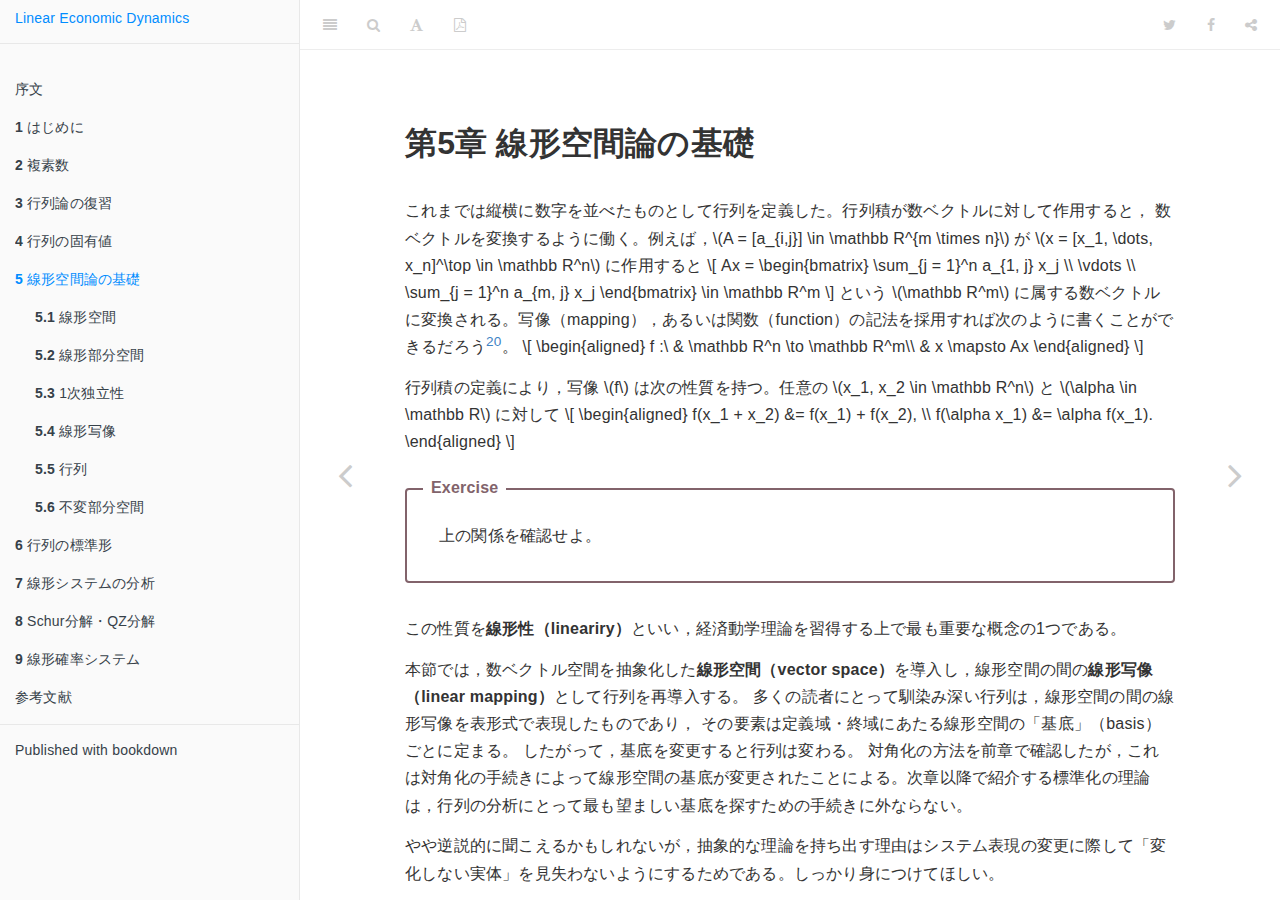
<file: linspace.html>
<!DOCTYPE html>
<html >

<head>

  <meta charset="UTF-8">
  <meta http-equiv="X-UA-Compatible" content="IE=edge">
  <title>経済動学: 線形編</title>
  <meta content="text/html; charset=UTF-8" http-equiv="Content-Type">
  <meta name="description" content="経済動学 講義ノート">
  <meta name="generator" content="bookdown 0.3 and GitBook 2.6.7">

  <meta property="og:title" content="経済動学: 線形編" />
  <meta property="og:type" content="book" />
  
  
  <meta property="og:description" content="経済動学 講義ノート" />
  <meta name="github-repo" content="kenjisato/led" />

  <meta name="twitter:card" content="summary" />
  <meta name="twitter:title" content="経済動学: 線形編" />
  
  <meta name="twitter:description" content="経済動学 講義ノート" />
  

<meta name="author" content="佐藤 健治">


<meta name="date" content="2017-05-20">

  <meta name="viewport" content="width=device-width, initial-scale=1">
  <meta name="apple-mobile-web-app-capable" content="yes">
  <meta name="apple-mobile-web-app-status-bar-style" content="black">
  
  
<link rel="prev" href="eigen.html">
<link rel="next" href="section-6.html">

<script src="libs/jquery-2.2.3/jquery.min.js"></script>
<link href="libs/gitbook-2.6.7/css/style.css" rel="stylesheet" />
<link href="libs/gitbook-2.6.7/css/plugin-bookdown.css" rel="stylesheet" />
<link href="libs/gitbook-2.6.7/css/plugin-highlight.css" rel="stylesheet" />
<link href="libs/gitbook-2.6.7/css/plugin-search.css" rel="stylesheet" />
<link href="libs/gitbook-2.6.7/css/plugin-fontsettings.css" rel="stylesheet" />









<style type="text/css">
div.sourceCode { overflow-x: auto; }
table.sourceCode, tr.sourceCode, td.lineNumbers, td.sourceCode {
  margin: 0; padding: 0; vertical-align: baseline; border: none; }
table.sourceCode { width: 100%; line-height: 100%; }
td.lineNumbers { text-align: right; padding-right: 4px; padding-left: 4px; color: #aaaaaa; border-right: 1px solid #aaaaaa; }
td.sourceCode { padding-left: 5px; }
code > span.kw { color: #007020; font-weight: bold; } /* Keyword */
code > span.dt { color: #902000; } /* DataType */
code > span.dv { color: #40a070; } /* DecVal */
code > span.bn { color: #40a070; } /* BaseN */
code > span.fl { color: #40a070; } /* Float */
code > span.ch { color: #4070a0; } /* Char */
code > span.st { color: #4070a0; } /* String */
code > span.co { color: #60a0b0; font-style: italic; } /* Comment */
code > span.ot { color: #007020; } /* Other */
code > span.al { color: #ff0000; font-weight: bold; } /* Alert */
code > span.fu { color: #06287e; } /* Function */
code > span.er { color: #ff0000; font-weight: bold; } /* Error */
code > span.wa { color: #60a0b0; font-weight: bold; font-style: italic; } /* Warning */
code > span.cn { color: #880000; } /* Constant */
code > span.sc { color: #4070a0; } /* SpecialChar */
code > span.vs { color: #4070a0; } /* VerbatimString */
code > span.ss { color: #bb6688; } /* SpecialString */
code > span.im { } /* Import */
code > span.va { color: #19177c; } /* Variable */
code > span.cf { color: #007020; font-weight: bold; } /* ControlFlow */
code > span.op { color: #666666; } /* Operator */
code > span.bu { } /* BuiltIn */
code > span.ex { } /* Extension */
code > span.pp { color: #bc7a00; } /* Preprocessor */
code > span.at { color: #7d9029; } /* Attribute */
code > span.do { color: #ba2121; font-style: italic; } /* Documentation */
code > span.an { color: #60a0b0; font-weight: bold; font-style: italic; } /* Annotation */
code > span.cv { color: #60a0b0; font-weight: bold; font-style: italic; } /* CommentVar */
code > span.in { color: #60a0b0; font-weight: bold; font-style: italic; } /* Information */
</style>

<link rel="stylesheet" href="asset/css/style.css" type="text/css" />
</head>

<body>


  <div class="book without-animation with-summary font-size-2 font-family-1" data-basepath=".">

    <div class="book-summary">
      <nav role="navigation">

<ul class="summary">
<li><a href="./">Linear Economic Dynamics</a></li>

<li class="divider"></li>
<li><a href="index.html#top-page"></a></li>
<li class="chapter" data-level="" data-path="preface.html"><a href="preface.html"><i class="fa fa-check"></i>序文</a><ul>
<li class="chapter" data-level="" data-path="preface.html"><a href="preface.html#e6a78be68890"><i class="fa fa-check"></i>構成</a></li>
<li class="chapter" data-level="" data-path="preface.html"><a href="preface.html#e8ac9de8be9e"><i class="fa fa-check"></i>謝辞</a></li>
</ul></li>
<li class="chapter" data-level="1" data-path="intro.html"><a href="intro.html"><i class="fa fa-check"></i><b>1</b> はじめに</a><ul>
<li class="chapter" data-level="1.1" data-path="intro.html"><a href="intro.html#intro-economic-dynamics"><i class="fa fa-check"></i><b>1.1</b> 経済動学</a></li>
<li class="chapter" data-level="1.2" data-path="intro.html"><a href="intro.html#intro-target-model"><i class="fa fa-check"></i><b>1.2</b> 対象とするモデル</a><ul>
<li class="chapter" data-level="1.2.1" data-path="intro.html"><a href="intro.html#intro-deterministic"><i class="fa fa-check"></i><b>1.2.1</b> 決定論モデル</a></li>
<li class="chapter" data-level="1.2.2" data-path="intro.html"><a href="intro.html#intro-control-theory"><i class="fa fa-check"></i><b>1.2.2</b> 制御理論との違い</a></li>
<li class="chapter" data-level="1.2.3" data-path="intro.html"><a href="intro.html#intro-stability-determinacy"><i class="fa fa-check"></i><b>1.2.3</b> 安定性と決定性</a></li>
<li class="chapter" data-level="1.2.4" data-path="intro.html"><a href="intro.html#intro-RE"><i class="fa fa-check"></i><b>1.2.4</b> 合理的期待モデル</a></li>
<li class="chapter" data-level="1.2.5" data-path="intro.html"><a href="intro.html#intro-MSRE"><i class="fa fa-check"></i><b>1.2.5</b> マルコフスイッチングモデル</a></li>
</ul></li>
<li class="chapter" data-level="1.3" data-path="intro.html"><a href="intro.html#intro-programing"><i class="fa fa-check"></i><b>1.3</b> プログラミング環境</a><ul>
<li class="chapter" data-level="1.3.1" data-path="intro.html"><a href="intro.html#intro-rstudio"><i class="fa fa-check"></i><b>1.3.1</b> RStudio</a></li>
<li class="chapter" data-level="1.3.2" data-path="intro.html"><a href="intro.html#intro-prepare"><i class="fa fa-check"></i><b>1.3.2</b> 準備</a></li>
<li class="chapter" data-level="1.3.3" data-path="intro.html"><a href="intro.html#section-1.3.3"><i class="fa fa-check"></i><b>1.3.3</b> パッケージ</a></li>
</ul></li>
</ul></li>
<li class="chapter" data-level="2" data-path="complexnumbers.html"><a href="complexnumbers.html"><i class="fa fa-check"></i><b>2</b> 複素数</a><ul>
<li class="chapter" data-level="2.1" data-path="complexnumbers.html"><a href="complexnumbers.html#section-2.1"><i class="fa fa-check"></i><b>2.1</b> はじめに</a></li>
<li class="chapter" data-level="2.2" data-path="complexnumbers.html"><a href="complexnumbers.html#section-2.2"><i class="fa fa-check"></i><b>2.2</b> 複素数</a></li>
<li class="chapter" data-level="2.3" data-path="complexnumbers.html"><a href="complexnumbers.html#imaginary-plane"><i class="fa fa-check"></i><b>2.3</b> 複素平面（imaginary plane）</a></li>
<li class="chapter" data-level="2.4" data-path="complexnumbers.html"><a href="complexnumbers.html#r-"><i class="fa fa-check"></i><b>2.4</b> R コード</a><ul>
<li class="chapter" data-level="" data-path="complexnumbers.html"><a href="complexnumbers.html#e59b9be58987e6bc94e7ae97"><i class="fa fa-check"></i>四則演算</a></li>
<li class="chapter" data-level="" data-path="complexnumbers.html"><a href="complexnumbers.html#e8a487e7b4a0e5b9b3e99da2e4b88ae381aee59bb3e7a4ba"><i class="fa fa-check"></i>複素平面上の図示</a></li>
</ul></li>
<li class="chapter" data-level="2.5" data-path="complexnumbers.html"><a href="complexnumbers.html#section-2.5"><i class="fa fa-check"></i><b>2.5</b> 極形式</a></li>
<li class="chapter" data-level="2.6" data-path="complexnumbers.html"><a href="complexnumbers.html#section-2.6"><i class="fa fa-check"></i><b>2.6</b> 共役複素数</a></li>
<li class="chapter" data-level="2.7" data-path="complexnumbers.html"><a href="complexnumbers.html#complexramsey"><i class="fa fa-check"></i><b>2.7</b> 補遺：ラムゼーモデル</a></li>
</ul></li>
<li class="chapter" data-level="3" data-path="matrix.html"><a href="matrix.html"><i class="fa fa-check"></i><b>3</b> 行列論の復習</a><ul>
<li class="chapter" data-level="3.1" data-path="matrix.html"><a href="matrix.html#section-3.1"><i class="fa fa-check"></i><b>3.1</b> 行列の形</a></li>
<li class="chapter" data-level="3.2" data-path="matrix.html"><a href="matrix.html#matrix-operation"><i class="fa fa-check"></i><b>3.2</b> 行列の演算</a></li>
<li class="chapter" data-level="3.3" data-path="matrix.html"><a href="matrix.html#section-3.3"><i class="fa fa-check"></i><b>3.3</b> 線形方程式</a><ul>
<li class="chapter" data-level="3.3.1" data-path="matrix.html"><a href="matrix.html#section-3.3.1"><i class="fa fa-check"></i><b>3.3.1</b> 線形連立方程式の変形</a></li>
<li class="chapter" data-level="3.3.2" data-path="matrix.html"><a href="matrix.html#section-3.3.2"><i class="fa fa-check"></i><b>3.3.2</b> 行基本変形</a></li>
<li class="chapter" data-level="3.3.3" data-path="matrix.html"><a href="matrix.html#section-3.3.3"><i class="fa fa-check"></i><b>3.3.3</b> 列基本変形</a></li>
<li class="chapter" data-level="3.3.4" data-path="matrix.html"><a href="matrix.html#section-3.3.4"><i class="fa fa-check"></i><b>3.3.4</b> 初等変形</a></li>
</ul></li>
<li class="chapter" data-level="3.4" data-path="matrix.html"><a href="matrix.html#r--1"><i class="fa fa-check"></i><b>3.4</b> R コード</a><ul>
<li class="chapter" data-level="3.4.1" data-path="matrix.html"><a href="matrix.html#section-3.4.1"><i class="fa fa-check"></i><b>3.4.1</b> 行列の定義</a></li>
<li class="chapter" data-level="3.4.2" data-path="matrix.html"><a href="matrix.html#section-3.4.2"><i class="fa fa-check"></i><b>3.4.2</b> 要素の取得</a></li>
<li class="chapter" data-level="3.4.3" data-path="matrix.html"><a href="matrix.html#section-3.4.3"><i class="fa fa-check"></i><b>3.4.3</b> 行列の演算・関数</a></li>
</ul></li>
</ul></li>
<li class="chapter" data-level="4" data-path="eigen.html"><a href="eigen.html"><i class="fa fa-check"></i><b>4</b> 行列の固有値</a><ul>
<li class="chapter" data-level="4.1" data-path="eigen.html"><a href="eigen.html#section-4.1"><i class="fa fa-check"></i><b>4.1</b> 行列式</a><ul>
<li class="chapter" data-level="4.1.1" data-path="eigen.html"><a href="eigen.html#section-4.1.1"><i class="fa fa-check"></i><b>4.1.1</b> 置換</a></li>
<li class="chapter" data-level="4.1.2" data-path="eigen.html"><a href="eigen.html#section-4.1.2"><i class="fa fa-check"></i><b>4.1.2</b> 行列式の定義</a></li>
<li class="chapter" data-level="4.1.3" data-path="eigen.html"><a href="eigen.html#section-4.1.3"><i class="fa fa-check"></i><b>4.1.3</b> 行列式の意味</a></li>
</ul></li>
<li class="chapter" data-level="4.2" data-path="eigen.html"><a href="eigen.html#section-4.2"><i class="fa fa-check"></i><b>4.2</b> 固有値と固有ベクトル</a></li>
<li class="chapter" data-level="4.3" data-path="eigen.html"><a href="eigen.html#section-4.3"><i class="fa fa-check"></i><b>4.3</b> 対角化</a><ul>
<li class="chapter" data-level="4.3.1" data-path="eigen.html"><a href="eigen.html#section-4.3.1"><i class="fa fa-check"></i><b>4.3.1</b> 計算方法の確認</a></li>
<li class="chapter" data-level="4.3.2" data-path="eigen.html"><a href="eigen.html#section-4.3.2"><i class="fa fa-check"></i><b>4.3.2</b> 例題</a></li>
<li class="chapter" data-level="4.3.3" data-path="eigen.html"><a href="eigen.html#section-4.3.3"><i class="fa fa-check"></i><b>4.3.3</b> 複素数の行列表現</a></li>
<li class="chapter" data-level="4.3.4" data-path="eigen.html"><a href="eigen.html#section-4.3.4"><i class="fa fa-check"></i><b>4.3.4</b> 実対角化</a></li>
</ul></li>
<li class="chapter" data-level="4.4" data-path="eigen.html"><a href="eigen.html#section-4.4"><i class="fa fa-check"></i><b>4.4</b> 線形動学方程式と固有値</a></li>
<li class="chapter" data-level="4.5" data-path="eigen.html"><a href="eigen.html#section-4.5"><i class="fa fa-check"></i><b>4.5</b> ラムゼーモデルと固有値</a></li>
<li class="chapter" data-level="4.6" data-path="eigen.html"><a href="eigen.html#r--2"><i class="fa fa-check"></i><b>4.6</b> R コード</a></li>
</ul></li>
<li class="chapter" data-level="5" data-path="linspace.html"><a href="linspace.html"><i class="fa fa-check"></i><b>5</b> 線形空間論の基礎</a><ul>
<li class="chapter" data-level="5.1" data-path="linspace.html"><a href="linspace.html#linspace-definition"><i class="fa fa-check"></i><b>5.1</b> 線形空間</a></li>
<li class="chapter" data-level="5.2" data-path="linspace.html"><a href="linspace.html#linspace-subspace"><i class="fa fa-check"></i><b>5.2</b> 線形部分空間</a></li>
<li class="chapter" data-level="5.3" data-path="linspace.html"><a href="linspace.html#linspace-independence"><i class="fa fa-check"></i><b>5.3</b> 1次独立性</a></li>
<li class="chapter" data-level="5.4" data-path="linspace.html"><a href="linspace.html#linspace-linearmap"><i class="fa fa-check"></i><b>5.4</b> 線形写像</a><ul>
<li class="chapter" data-level="5.4.1" data-path="linspace.html"><a href="linspace.html#section-5.4.1"><i class="fa fa-check"></i><b>5.4.1</b> 基本的な定義の復習</a></li>
<li class="chapter" data-level="" data-path="linspace.html"><a href="linspace.html#e5838fe383bbe98086e5838f"><i class="fa fa-check"></i>像・逆像</a></li>
<li class="chapter" data-level="5.4.2" data-path="linspace.html"><a href="linspace.html#section-5.4.2"><i class="fa fa-check"></i><b>5.4.2</b> 線形性</a></li>
<li class="chapter" data-level="5.4.3" data-path="linspace.html"><a href="linspace.html#section-5.4.3"><i class="fa fa-check"></i><b>5.4.3</b> 像空間，核，商空間</a></li>
<li class="chapter" data-level="5.4.4" data-path="linspace.html"><a href="linspace.html#section-5.4.4"><i class="fa fa-check"></i><b>5.4.4</b> 座標</a></li>
</ul></li>
<li class="chapter" data-level="5.5" data-path="linspace.html"><a href="linspace.html#linspace-matrix"><i class="fa fa-check"></i><b>5.5</b> 行列</a><ul>
<li class="chapter" data-level="5.5.1" data-path="linspace.html"><a href="linspace.html#section-5.5.1"><i class="fa fa-check"></i><b>5.5.1</b> 線形写像の表現としての行列</a></li>
<li class="chapter" data-level="5.5.2" data-path="linspace.html"><a href="linspace.html#section-5.5.2"><i class="fa fa-check"></i><b>5.5.2</b> 基底の変換</a></li>
</ul></li>
<li class="chapter" data-level="5.6" data-path="linspace.html"><a href="linspace.html#linspace-invariant"><i class="fa fa-check"></i><b>5.6</b> 不変部分空間</a><ul>
<li class="chapter" data-level="5.6.1" data-path="linspace.html"><a href="linspace.html#section-5.6.1"><i class="fa fa-check"></i><b>5.6.1</b> ブロック対角化</a></li>
<li class="chapter" data-level="5.6.2" data-path="linspace.html"><a href="linspace.html#section-5.6.2"><i class="fa fa-check"></i><b>5.6.2</b> 固有値分解</a></li>
</ul></li>
</ul></li>
<li class="chapter" data-level="6" data-path="section-6.html"><a href="section-6.html"><i class="fa fa-check"></i><b>6</b> 行列の標準形</a><ul>
<li class="chapter" data-level="6.1" data-path="section-6.html"><a href="section-6.html#section-6.1"><i class="fa fa-check"></i><b>6.1</b> 一般固有空間への分解</a><ul>
<li class="chapter" data-level="6.1.1" data-path="section-6.html"><a href="section-6.html#section-6.1.1"><i class="fa fa-check"></i><b>6.1.1</b> ハミルトン・ケーリーの定理</a></li>
<li class="chapter" data-level="6.1.2" data-path="section-6.html"><a href="section-6.html#section-6.1.2"><i class="fa fa-check"></i><b>6.1.2</b> 最小多項式</a></li>
<li class="chapter" data-level="6.1.3" data-path="complexnumbers.html"><a href="complexnumbers.html#-1"><i class="fa fa-check"></i><b>6.1.3</b> 一般固有空間への分解</a></li>
</ul></li>
<li class="chapter" data-level="6.2" data-path="section-6.html"><a href="section-6.html#section-6.2"><i class="fa fa-check"></i><b>6.2</b> 一般化固有値問題</a><ul>
<li class="chapter" data-level="6.2.1" data-path="section-6.html"><a href="section-6.html#section-6.2.1"><i class="fa fa-check"></i><b>6.2.1</b> 一般化固有値</a></li>
</ul></li>
<li class="chapter" data-level="6.3" data-path="section-6.html"><a href="section-6.html#section-6.3"><i class="fa fa-check"></i><b>6.3</b> ハミルトン・ケーリーの定理の証明</a></li>
<li class="chapter" data-level="6.4" data-path="section-6.html"><a href="section-6.html#section-6.4"><i class="fa fa-check"></i><b>6.4</b> ワイエルシュトラス標準形の導出</a></li>
</ul></li>
<li class="chapter" data-level="7" data-path="blanchardkahn.html"><a href="blanchardkahn.html"><i class="fa fa-check"></i><b>7</b> 線形システムの分析</a><ul>
<li class="chapter" data-level="7.1" data-path="blanchardkahn.html"><a href="blanchardkahn.html#section-7.1"><i class="fa fa-check"></i><b>7.1</b> 行列公式</a><ul>
<li class="chapter" data-level="7.1.1" data-path="blanchardkahn.html"><a href="blanchardkahn.html#section-7.1.1"><i class="fa fa-check"></i><b>7.1.1</b> 逆行列公式</a></li>
<li class="chapter" data-level="7.1.2" data-path="blanchardkahn.html"><a href="blanchardkahn.html#section-7.1.2"><i class="fa fa-check"></i><b>7.1.2</b> シルベスタ方程式</a></li>
</ul></li>
<li class="chapter" data-level="7.2" data-path="blanchardkahn.html"><a href="blanchardkahn.html#blanchard-kahn-case"><i class="fa fa-check"></i><b>7.2</b> <span class="math inline">\(E=I\)</span> のケース</a><ul>
<li class="chapter" data-level="" data-path="blanchardkahn.html"><a href="blanchardkahn.html#e59bb3e8a7a3"><i class="fa fa-check"></i>図解</a></li>
</ul></li>
<li class="chapter" data-level="7.3" data-path="blanchardkahn.html"><a href="blanchardkahn.html#e-neq-i-"><i class="fa fa-check"></i><b>7.3</b> <span class="math inline">\(E \neq I\)</span> のケース</a><ul>
<li class="chapter" data-level="7.3.1" data-path="blanchardkahn.html"><a href="blanchardkahn.html#section-7.3.1"><i class="fa fa-check"></i><b>7.3.1</b> アイデア</a></li>
<li class="chapter" data-level="7.3.2" data-path="blanchardkahn.html"><a href="blanchardkahn.html#section-7.3.2"><i class="fa fa-check"></i><b>7.3.2</b> 解の存在と一意性</a></li>
<li class="chapter" data-level="7.3.3" data-path="blanchardkahn.html"><a href="blanchardkahn.html#u-"><i class="fa fa-check"></i><b>7.3.3</b> <span class="math inline">\(u\)</span> の特定化</a></li>
</ul></li>
</ul></li>
<li class="chapter" data-level="8" data-path="schurqz.html"><a href="schurqz.html"><i class="fa fa-check"></i><b>8</b> Schur分解・QZ分解</a><ul>
<li class="chapter" data-level="8.1" data-path="schurqz.html"><a href="schurqz.html#section-8.1"><i class="fa fa-check"></i><b>8.1</b> 直交性</a><ul>
<li class="chapter" data-level="8.1.1" data-path="schurqz.html"><a href="schurqz.html#section-8.1.1"><i class="fa fa-check"></i><b>8.1.1</b> 内積空間</a></li>
<li class="chapter" data-level="8.1.2" data-path="schurqz.html"><a href="schurqz.html#section-8.1.2"><i class="fa fa-check"></i><b>8.1.2</b> 内積空間と基底</a></li>
<li class="chapter" data-level="8.1.3" data-path="schurqz.html"><a href="schurqz.html#section-8.1.3"><i class="fa fa-check"></i><b>8.1.3</b> 内積空間のノルム</a></li>
<li class="chapter" data-level="8.1.4" data-path="schurqz.html"><a href="schurqz.html#section-8.1.4"><i class="fa fa-check"></i><b>8.1.4</b> グラム・シュミットの直交化法</a></li>
</ul></li>
<li class="chapter" data-level="8.2" data-path="schurqz.html"><a href="schurqz.html#section-8.2"><i class="fa fa-check"></i><b>8.2</b> シューア分解とその応用</a><ul>
<li class="chapter" data-level="8.2.1" data-path="schurqz.html"><a href="schurqz.html#section-8.2.1"><i class="fa fa-check"></i><b>8.2.1</b> シューア分解</a></li>
<li class="chapter" data-level="8.2.2" data-path="schurqz.html"><a href="schurqz.html#section-8.2.2"><i class="fa fa-check"></i><b>8.2.2</b> システム分析への応用</a></li>
<li class="chapter" data-level="8.2.3" data-path="schurqz.html"><a href="schurqz.html#u_t1phi-u_t"><i class="fa fa-check"></i><b>8.2.3</b> <span class="math inline">\(u_{t+1}=\Phi u_{t}\)</span></a></li>
<li class="chapter" data-level="8.2.4" data-path="schurqz.html"><a href="schurqz.html#schur"><i class="fa fa-check"></i><b>8.2.4</b> 実Schur分解</a></li>
</ul></li>
<li class="chapter" data-level="8.3" data-path="schurqz.html"><a href="schurqz.html#qz-"><i class="fa fa-check"></i><b>8.3</b> QZ 分解とその応用</a><ul>
<li class="chapter" data-level="8.3.1" data-path="intro.html"><a href="intro.html#qz"><i class="fa fa-check"></i><b>8.3.1</b> QZ分解</a></li>
<li class="chapter" data-level="8.3.2" data-path="complexnumbers.html"><a href="complexnumbers.html#-1"><i class="fa fa-check"></i><b>8.3.2</b> システム分析への応用</a></li>
</ul></li>
<li class="chapter" data-level="8.4" data-path="intro.html"><a href="intro.html#qz"><i class="fa fa-check"></i><b>8.4</b> QZ解法の一般公式</a></li>
</ul></li>
<li class="chapter" data-level="9" data-path="section-9.html"><a href="section-9.html"><i class="fa fa-check"></i><b>9</b> 線形確率システム</a><ul>
<li class="chapter" data-level="9.1" data-path="section-9.html"><a href="section-9.html#klein2000-"><i class="fa fa-check"></i><b>9.1</b> <span class="citation">Klein (<a href="#ref-Klein2000">2000</a>)</span> の方法</a><ul>
<li class="chapter" data-level="" data-path="section-9.html"><a href="section-9.html#ar"><i class="fa fa-check"></i>ARショック</a></li>
</ul></li>
<li class="chapter" data-level="9.2" data-path="section-9.html"><a href="section-9.html#section-9.2"><i class="fa fa-check"></i><b>9.2</b> 確率過程について</a><ul>
<li class="chapter" data-level="9.2.1" data-path="section-9.html"><a href="section-9.html#section-9.2.1"><i class="fa fa-check"></i><b>9.2.1</b> 確率変数</a></li>
<li class="chapter" data-level="9.2.2" data-path="section-9.html"><a href="section-9.html#section-9.2.2"><i class="fa fa-check"></i><b>9.2.2</b> 期待値</a></li>
<li class="chapter" data-level="9.2.3" data-path="section-9.html"><a href="section-9.html#section-9.2.3"><i class="fa fa-check"></i><b>9.2.3</b> 条件付き期待値</a></li>
<li class="chapter" data-level="9.2.4" data-path="section-9.html"><a href="section-9.html#section-9.2.4"><i class="fa fa-check"></i><b>9.2.4</b> 確率過程</a></li>
</ul></li>
</ul></li>
<li class="chapter" data-level="" data-path="e58f82e88083e69687e78cae.html"><a href="e58f82e88083e69687e78cae.html"><i class="fa fa-check"></i>参考文献</a></li>
<li class="divider"></li>
<li><a href="http://led.kenjisato.jp" target="blank">Published with bookdown</a></li>

</ul>

      </nav>
    </div>

    <div class="book-body">
      <div class="body-inner">
        <div class="book-header" role="navigation">
          <h1>
            <i class="fa fa-circle-o-notch fa-spin"></i><a href="./">経済動学: 線形編</a>
          </h1>
        </div>

        <div class="page-wrapper" tabindex="-1" role="main">
          <div class="page-inner">

            <section class="normal" id="section-">
<div id="linspace" class="section level1">
<h1><span class="header-section-number">第5章</span> 線形空間論の基礎</h1>
<p>これまでは縦横に数字を並べたものとして行列を定義した。行列積が数ベクトルに対して作用すると， 数ベクトルを変換するように働く。例えば，<span class="math inline">\(A = [a_{i,j}] \in \mathbb R^{m \times n}\)</span> が <span class="math inline">\(x = [x_1, \dots, x_n]^\top \in \mathbb R^n\)</span> に作用すると <span class="math display">\[
  Ax =
  \begin{bmatrix}
    \sum_{j = 1}^n a_{1, j} x_j \\
    \vdots \\
    \sum_{j = 1}^n a_{m, j} x_j
  \end{bmatrix}
  \in \mathbb R^m
\]</span> という <span class="math inline">\(\mathbb R^m\)</span> に属する数ベクトルに変換される。写像（mapping），あるいは関数（function）の記法を採用すれば次のように書くことができるだろう<a href="#fn20" class="footnoteRef" id="fnref20"><sup>20</sup></a>。 <span class="math display">\[
\begin{aligned}
  f :\ &amp; \mathbb R^n \to \mathbb R^m\\
       &amp; x \mapsto Ax 
\end{aligned}
\]</span></p>
行列積の定義により，写像 <span class="math inline">\(f\)</span> は次の性質を持つ。任意の <span class="math inline">\(x_1, x_2 \in \mathbb R^n\)</span> と <span class="math inline">\(\alpha \in \mathbb R\)</span> に対して <span class="math display">\[
\begin{aligned}
  f(x_1 + x_2)  &amp;= f(x_1) + f(x_2), \\
  f(\alpha x_1) &amp;= \alpha f(x_1).
\end{aligned}
\]</span> 
<div class="exercise">
上の関係を確認せよ。
</div>
<p> この性質を<strong>線形性（lineariry）</strong>といい，経済動学理論を習得する上で最も重要な概念の1つである。</p>
<p>本節では，数ベクトル空間を抽象化した<strong>線形空間（vector space）</strong>を導入し，線形空間の間の<strong>線形写像（linear mapping）</strong>として行列を再導入する。 多くの読者にとって馴染み深い行列は，線形空間の間の線形写像を表形式で表現したものであり， その要素は定義域・終域にあたる線形空間の「基底」（basis）ごとに定まる。 したがって，基底を変更すると行列は変わる。 対角化の方法を前章で確認したが，これは対角化の手続きによって線形空間の基底が変更されたことによる。次章以降で紹介する標準化の理論は，行列の分析にとって最も望ましい基底を探すための手続きに外ならない。</p>
<p>やや逆説的に聞こえるかもしれないが，抽象的な理論を持ち出す理由はシステム表現の変更に際して「変化しない実体」を見失わないようにするためである。しっかり身につけてほしい。</p>
<div id="linspace-definition" class="section level2">
<h2><span class="header-section-number">5.1</span> 線形空間</h2>
<p><span class="math inline">\(X\)</span> を集合，<span class="math inline">\(\mathbb{F} = \mathbb R\)</span> または <span class="math inline">\(\mathbb C\)</span> とする。</p>

<div class="definition">
<p><span id="def:unnamed-chunk-76" class="definition"><strong>定義 5.1  (線形空間) </strong></span><span class="math inline">\(X\)</span> が <span class="math inline">\(\mathbb{F}\)</span> 上の線形空間 (ベクトル空間，linear space over <span class="math inline">\(\mathbb{F}\)</span>) であるとは，<strong>和（addition）</strong> <span class="math display">\[
X \times X \ni (x,y) \mapsto x + y \in X
\]</span> と<strong>スカラー倍（scalar multiplication）</strong> <span class="math display">\[
X\times\mathbb{F}\ni(x,\alpha)\mapsto\alpha x\in X
\]</span> が定義されていて, 以下の諸条件を満たすことをいう。線形空間の元をベクトルと呼ぶ。</p>
<ul>
<li>任意の <span class="math inline">\(x,y,z\in X\)</span> に対して，<span class="math inline">\((x+y)+z=x+(y+z)\)</span> が成り立つ。</li>
<li>任意の <span class="math inline">\(x,y\in X\)</span> に対して，<span class="math inline">\(x+y=y+x\)</span> が成り立つ。</li>
<li>任意の <span class="math inline">\(x\in X\)</span> に対して <span class="math inline">\(\theta+x=x\)</span> なる <span class="math inline">\(\theta\in X\)</span> が存在する。これをゼロベクトルと呼び， <span class="math inline">\(0\)</span> で表す。</li>
<li>任意の <span class="math inline">\(x\in X\)</span> に対して，<span class="math inline">\(x+x&#39;=0\)</span> なる <span class="math inline">\(x&#39;\in X\)</span> が存在する。これを逆元と呼び <span class="math inline">\(-x\)</span> で表す。</li>
<li>任意の <span class="math inline">\(x\in X\)</span> と <span class="math inline">\(\alpha,\beta\in\mathbb{F}\)</span> に対して，<span class="math inline">\((\alpha+\beta)x=\alpha x+\beta x\)</span> が成り立つ。</li>
<li>任意の <span class="math inline">\(x\in X\)</span> と <span class="math inline">\(\alpha,\beta\in\mathbb{F}\)</span> に対して，<span class="math inline">\(\alpha(x+y)=\alpha x+\alpha y\)</span> が成り立つ。</li>
<li>任意の <span class="math inline">\(x\in X\)</span> と <span class="math inline">\(\alpha,\beta\in\mathbb{F}\)</span> に対して，<span class="math inline">\((\alpha\beta)x=\alpha(\beta x)\)</span> が成り立つ。</li>
<li>任意の <span class="math inline">\(x\in X\)</span> について，<span class="math inline">\(1x=x\)</span>。</li>
</ul>
</div>
<p></p>
<p>いくつか具体例を確認しておこう。</p>

<div class="example">
<span id="ex:unnamed-chunk-77" class="example"><strong>例 5.1 </strong></span>数ベクトル空間 <span class="math inline">\(\mathbb{F}^{n}\)</span> <span class="math display">\[
\mathbb{F}^{n}=\left\{ x=\begin{bmatrix}x_{1}\\
x_{2}\\
\vdots\\
x_{n}
\end{bmatrix}\ \mid\ x_{i}\in\mathbb{R},\ i=1,2,\dots,n\right\} 
\]</span> は成分ごとの和とスカラー倍によって線形空間となる。
</div>
<p></p>

<div class="example">
<span id="ex:unnamed-chunk-78" class="example"><strong>例 5.2 </strong></span><span class="math inline">\(m\times n\)</span> 行列全体の集合は線形空間をなす。節<a href="matrix.html#matrix-operation">3.2</a> を参照。
</div>
<p></p>

<div class="example">
<span id="ex:unnamed-chunk-79" class="example"><strong>例 5.3 </strong></span>高々 <span class="math inline">\(n\)</span> 次の多項式全体の集合 <span class="math inline">\(P^{n}[z]\)</span> も通常の和と定数倍に関して線形空間となる。
</div>
<p></p>

<div class="example">
<span id="ex:unnamed-chunk-80" class="example"><strong>例 5.4 </strong></span>数列全体の空間 <span class="math inline">\(\{x_{n}\}_{n=1}^{\infty}\subset\mathbb{R}\)</span> も成分ごとの和とスカラー倍を導入すると<span class="math inline">\(\mathbb{R}\)</span> 上の線形空間となる。
</div>
<p></p>

<div class="example">
<span id="ex:unnamed-chunk-81" class="example"><strong>例 5.5 </strong></span>有限期待値を持つ実確率変数の空間は<span class="math inline">\(\mathbb{R}\)</span> 上の線形空間となる.<a href="#fn21" class="footnoteRef" id="fnref21"><sup>21</sup></a>
</div>
<p></p>
</div>
<div id="linspace-subspace" class="section level2">
<h2><span class="header-section-number">5.2</span> 線形部分空間</h2>

<div class="definition">
<span id="def:unnamed-chunk-82" class="definition"><strong>定義 5.2 </strong></span><span class="math inline">\(X\)</span> を <span class="math inline">\(\mathbb{F}\)</span>上の線形空間，<span class="math inline">\(Y\)</span> を <span class="math inline">\(X\)</span> の部分集合とする。<span class="math inline">\(Y\)</span> が<span class="math inline">\(X\)</span> に定義された演算について線形空間になるとき， <span class="math inline">\(Y\)</span> は<span class="math inline">\(X\)</span>の線形部分空間であるという。
</div>
<p></p>
<p><span class="math inline">\(X\)</span> 自身と <span class="math inline">\(\{0\}\)</span> は必ず線形部分空間になる。</p>

<div class="proposition">
<span id="prp:subspace-condition" class="proposition"><strong>命題 5.1 </strong></span><span class="math inline">\(Y \subset X\)</span> が <span class="math inline">\(X\)</span> の線形部分空間であるための必要十分条件は，<span class="math inline">\(Y\)</span> が和とスカラー倍について閉じていることである。
</div>
<p></p>
<p>すなわち，ある部分集合 <span class="math inline">\(Y\)</span> が線形部分空間であることを確認するには，任意の <span class="math inline">\(y_{1},y_{2}\in Y\)</span>，<span class="math inline">\(\alpha\in\mathbb{F}\)</span>について，<span class="math inline">\(y_{1}+y_{2}\in Y\)</span> と <span class="math inline">\(\alpha y_{1}\in Y\)</span> が成り立つことを示しさえすればよい。</p>

<div class="exercise">
命題 <a href="linspace.html#prp:subspace-condition">5.1</a> を証明せよ。
</div>
<p></p>

<div class="definition">
<span id="def:unnamed-chunk-84" class="definition"><strong>定義 5.3 </strong></span>ベクトル<span class="math inline">\(x_{1},\dots,x_{n}\in X\)</span> をすべて含む最小の線形部分空間を，<span class="math inline">\(\{x_{1},\dots,x_{n}\}\)</span> によって張られる線形部分空間（linear space spanned by …）といい，<span class="math inline">\(\mathrm{span}\{x_{1},\dots,x_{n}\}\)</span> と書く。 <span class="math display">\[
\mathrm{span}\{x_{1},\dots,x_{n}\}
=
\left\{ 
  \alpha_{1}x_{1}+\cdots+\alpha_{n}x_{n}\ 
  \mid\ 
  \alpha_{1},\dots,\alpha_{n}\in\mathbb{F}
\right\} 
\]</span> である。
</div>
<p></p>
<p><span class="math inline">\(\alpha_{1}x_{1}+\cdots+\alpha_{n}x_{n}\)</span> の形のベクトルは <span class="math inline">\(\{x_{1},\dots,x_{n}\}\)</span> の<strong>線形結合（linear combination）</strong>であるという。</p>
2つの部分空間 <span class="math inline">\(Y\)</span>，<span class="math inline">\(W\)</span> があったとき，積集合 <span class="math inline">\(Y\cap W\)</span> はまた線形部分空間になる。 一方，和集合 <span class="math inline">\(Y\cup W\)</span> は一般には線形部分空間にならない。 
<div class="definition">
<span id="def:unnamed-chunk-85" class="definition"><strong>定義 5.4 </strong></span><span class="math inline">\(X\)</span> を<span class="math inline">\(\mathbb{F}\)</span> 上の線形空間，<span class="math inline">\(Y,W\)</span> を<span class="math inline">\(X\)</span> の線形部分空間とする。部分空間の和（sum） <span class="math inline">\(Y+W\)</span> を<span class="math inline">\(Y\)</span> と<span class="math inline">\(W\)</span> の元をすべて含む最小の線形部分空間と定義する<a href="#fn22" class="footnoteRef" id="fnref22"><sup>22</sup></a>。すなわち
<span class="math display" id="eq:05-sum">\[\begin{equation}
Y+W=\{\alpha y+\beta w\ \mid\ y\in Y,\ w\in W,\ \alpha,\beta\in\mathbb{F}\}.\tag{5.1}
\end{equation}\]</span>
</div>
<p></p>
<p>上の定義 <a href="linspace.html#eq:05-sum">(5.1)</a> は和とスカラー倍をすべて含むように作られており， 命題<a href="linspace.html#prp:subspace-condition">5.1</a> により線形部分空間となる。</p>

<div class="definition">
<span id="def:unnamed-chunk-86" class="definition"><strong>定義 5.5 </strong></span><span class="math inline">\(M\)</span>，<span class="math inline">\(N\)</span> を<span class="math inline">\(X\)</span> の線形部分空間とする。<span class="math inline">\(M \cap N = \{ 0 \}\)</span> のとき，和 <span class="math inline">\(M + N\)</span> を特に直和といい， <span class="math inline">\(M \oplus N\)</span> と記す。
</div>
<p></p>

<div class="fact">
<span class="math inline">\(M \oplus N\)</span> のベクトル <span class="math inline">\(x\)</span> は一意的な分解 <span class="math inline">\(x = u + v\)</span>，<span class="math inline">\(u\in M\)</span>，<span class="math inline">\(v\in N\)</span> をもつ。
</div>
<p></p>

<div class="proof">
<span class="proof"><em>証明. </em></span> <span class="math inline">\(u,u&#39;\in M\)</span> と <span class="math inline">\(v,v&#39;\in N\)</span>がともに <span class="math inline">\(x=u+v\)</span> と <span class="math inline">\(x=u&#39;+v&#39;\)</span> を満たすとしよう。<span class="math inline">\(u-u&#39;=v&#39;-v\in M\cap N=\{0\}\)</span> より <span class="math inline">\(u=u&#39;\)</span> と <span class="math inline">\(v=v&#39;\)</span> が分かる。
</div>
<p></p>
</div>
<div id="linspace-independence" class="section level2">
<h2><span class="header-section-number">5.3</span> 1次独立性</h2>

<div class="definition">
<span id="def:unnamed-chunk-89" class="definition"><strong>定義 5.6 </strong></span>ベクトル <span class="math inline">\(x_{1},\dots,x_{d}\in X\)</span> が1次独立であるとは， <span class="math display">\[
\alpha_{1}x_{1} + \cdots + \alpha_{d}x_{d} = 0
\Longrightarrow
\alpha_{1} = \cdots = \alpha_{d} = 0
\]</span> が成り立つことをいう。1次独立でないとき 1次従属であるという。
</div>
<p></p>
<p>ベクトルの組 <span class="math inline">\(\{x_{1},\dots,x_{d}\}\)</span> が1次従属であれば，そのうちの1つが他のベクトルの1次結合でかける。 例えば，1つはゼロでない <span class="math inline">\((\alpha_{1},\dots,\alpha_{d})\)</span> が存在して， <span class="math display">\[
\alpha_{1}x_{1}+\cdots+\alpha_{d}x_{d}=0
\]</span> となるとする。一般性を失うことなく，<span class="math inline">\(\alpha_{1}\neq0\)</span> とできて <span class="math display">\[
x_{1}=\sum_{k=2}^{d}-\frac{\alpha_{k}}{\alpha_{1}}x_{k}
\]</span> と書ける。</p>

<div class="exercise">
逆が成り立つことを確認せよ。
</div>
<p></p>

<div class="definition">
<span id="def:unnamed-chunk-91" class="definition"><strong>定義 5.7 </strong></span>ある自然数 <span class="math inline">\(N\)</span> が存在し，<span class="math inline">\(N\)</span>個より大きい数のベクトルの組が必ず1次従属になるとき，<span class="math inline">\(X\)</span> は有限次元であるという。 そのような <span class="math inline">\(N\)</span> が存在しないとき，<span class="math inline">\(X\)</span> は無限次元であるという。
</div>
<p></p>

<div class="definition">
<span id="def:unnamed-chunk-92" class="definition"><strong>定義 5.8 </strong></span>有限次元ベクトル空間 <span class="math inline">\(X\)</span> のベクトルの組 <span class="math inline">\(V=\{v_{1},\dots,v_{n}\}\)</span> が基底であるとは，<span class="math inline">\(V\)</span> が1次独立であり，<span class="math inline">\(V\)</span> に<span class="math inline">\(X\)</span> のいかなるベクトルを加えても必ず1次従属になることをいう。あるいは同じことだが，<span class="math inline">\(\mathrm{span}(V)=X\)</span>。
</div>
<p></p>

<div class="fact">
<span class="math inline">\(X\)</span> を<span class="math inline">\(\mathbb{F}\)</span>上の有限次元ベクトル空間，<span class="math inline">\(\{v_{1},\dots,v_{n}\}\)</span> を <span class="math inline">\(X\)</span> の任意の基底とする。 任意の <span class="math inline">\(x\in X\)</span> は <span class="math inline">\(\{v_{1},\dots,v_{n}\}\)</span> の線形結合で書ける。すなわち，<span class="math inline">\(\alpha_{1},\dots,\alpha_{n}\in\mathbb{F}\)</span> があって <span class="math display">\[
x=\alpha_{1}v_{1}+\cdots+\alpha_{n}v_{n}
\]</span> となる。この表現は (基底ごとに) 一意的に定まる。
</div>
<p></p>

<div class="proof">
<span class="proof"><em>証明. </em></span> 確認せよ。
</div>
<p></p>

<div class="theorem">
<span id="thm:dim" class="theorem"><strong>定理 5.1 </strong></span>有限次元ベクトル空間の基底の数は基底の選び方にかかわらず一定である。
</div>
<p></p>

<div class="proof">
<span class="proof"><em>証明. </em></span> <span class="math inline">\(X\)</span>を有限次元ベクトル空間とする。<span class="math inline">\(\{v_{1},\dots,v_{n}\}\)</span> と<span class="math inline">\(\{w_{1},\dots,w_{m}\}\)</span> がともに基底であるとしよう.　<span class="math inline">\(m\neq n\)</span> を仮定して矛盾を導く。一般性を失うことなく <span class="math inline">\(m&gt;n\)</span> としてよい。<span class="math inline">\(w_{1},\dots,w_{m}\)</span> はすべて <span class="math inline">\(v_{1},\dots,v_{n}\)</span> の1次結合でかけるので， <span class="math display">\[
w_{i}=\sum_{j=1}^{n}\alpha_{ij}v_{j},\quad\alpha_{ij}\in\mathbb{F},\ i=1,\dots,m.
\]</span> <span class="math inline">\(\beta_{1},\dots,\beta_{m}\in\mathbb{F}\)</span> を<span class="math inline">\(\beta_{1}w_{1}+\cdots+\beta_{m}w_{m}=0\)</span> が成り立つ数としよう。 <span class="math display">\[
\begin{aligned}
\beta_{1}w_{1}+\cdots+\beta_{m}w_{m} &amp; =\sum_{i=1}^{m}\beta_{i}\sum_{j=1}^{n}\alpha_{ij}v_{j}\\
 &amp; =\sum_{j=1}^{n}\left(\sum_{i=1}^{m}\beta_{i}\alpha_{ij}\right)v_{j}
\end{aligned}
\]</span> であり，<span class="math inline">\(\{v_{1},\dots,v_{n}\}\)</span> は基底であるから，
<span class="math display" id="eq:05-1">\[\begin{equation}
\sum_{i=1}^{m}\beta_{i}\alpha_{ij}=0,\quad j=1,\dots,n\tag{5.2}
\end{equation}\]</span>
が成り立たなければならない。線形方程式を行列表示すると <span class="math display">\[
\begin{bmatrix}\beta_{1} &amp; \cdots &amp; \beta_{m}\end{bmatrix}\begin{bmatrix}\alpha_{11} &amp; \cdots &amp; \alpha_{1n}\\
\vdots &amp; \ddots &amp; \vdots\\
\alpha_{m1} &amp; \cdots &amp; \alpha_{mn}
\end{bmatrix}=0.
\]</span> 同値な変形を施して， <span class="math display">\[
\begin{bmatrix}
  \beta_{1} &amp; \cdots &amp; \beta_{m}
\end{bmatrix}
P^{-1}
\begin{bmatrix}
  I_{n\times n}\\
  O_{(m-n)\times n}
\end{bmatrix}Q^{-1}=0
\]</span> を得る（命題 <a href="matrix.html#prp:elementary-matrix">3.1</a>）。さらに右から<span class="math inline">\(Q\)</span>をかければ <span class="math display">\[
\begin{bmatrix}\beta_{1} &amp; \cdots &amp; \beta_{m}\end{bmatrix}P^{-1}\begin{bmatrix}I_{n\times n}\\
O_{(m-n)\times n}
\end{bmatrix}=\begin{bmatrix}\tilde{\beta}_{1} &amp; \cdots &amp; \tilde{\beta}_{m}\end{bmatrix}\begin{bmatrix}I_{n\times n}\\
O_{(m-n)\times n}
\end{bmatrix}=0.
\]</span> したがって， <span class="math display">\[
\begin{bmatrix}\tilde{\beta}_{1} &amp; \cdots &amp; \tilde{\beta}_{m}\end{bmatrix}=\begin{bmatrix}0 &amp; \cdots &amp; 0 &amp; c_{n+1} &amp; \cdots &amp; c_{m}\end{bmatrix}
\]</span> である。<span class="math inline">\(c_{n+1},\dots,c_{m}\)</span> は任意の定数。逆変形を行えば <span class="math display">\[
\begin{bmatrix}\beta_{1} &amp; \cdots &amp; \beta_{m}\end{bmatrix}=\begin{bmatrix}0 &amp; \cdots &amp; 0 &amp; c_{n+1} &amp; \cdots &amp; c_{m}\end{bmatrix}P
\]</span> より，<span class="math inline">\(\beta_{1},\dots,\beta_{m}\)</span> のすべてがゼロでなくても <a href="linspace.html#eq:05-1">(5.2)</a> を成り立たせることができることが分かる (右から掛ける <span class="math inline">\(P\)</span> は列基本変形であることに注目する)。<span class="math inline">\(\{w_{1},\dots,w_{m}\}\)</span> が基底であることに矛盾する。
</div>
<p></p>

<div class="definition">
<span id="def:unnamed-chunk-96" class="definition"><strong>定義 5.9 </strong></span>有限次元ベクトル空間 <span class="math inline">\(X\)</span> の基底に含まれるベクトルの数は空間固有の量である。これを次元と呼び <span class="math inline">\(\dim X\)</span> と書く.
</div>
<p></p>

<div class="theorem">
<span id="thm:unnamed-chunk-97" class="theorem"><strong>定理 5.2 </strong></span><span class="math inline">\(X\)</span> を<span class="math inline">\(n\)</span>次元ベクトル空間とする。1次独立なベクトルの組 <span class="math inline">\(\{x_{1},\dots,x_{r}\}\subset X\)</span>， <span class="math inline">\(r&lt;n\)</span>，に <span class="math inline">\((n-r)\)</span> 本のベクトル <span class="math inline">\(\{x_{m+1},\dots,x_{n}\}\)</span> を付け加えて <span class="math inline">\(\{x_{1},\dots,x_{m},x_{m+1},\dots,x_{n}\}\)</span> が <span class="math inline">\(X\)</span> の基底となるようにできる。
</div>
<p></p>

<div class="proof">
<span class="proof"><em>証明. </em></span> <span class="math inline">\(\{v_{1},\dots,v_{n}\}\)</span> を<span class="math inline">\(X\)</span>の基底とする。<span class="math inline">\(v_{1},\dots,v_{n}\)</span> の中に <span class="math inline">\(x_{1},\dots,x_{r}\)</span> の1次結合で書けないものが存在する。さもなくば <span class="math inline">\(\{x_{1},\dots,x_{r}\}\)</span> が基底となり，定理 <a href="linspace.html#thm:dim">5.1</a> により矛盾。<span class="math inline">\(v_{1}\)</span> がそのような元であるとしよう。すると <span class="math inline">\(\{x_{1},\dots,x_{r},x_{r+1}\}\)</span>， <span class="math inline">\(x_{r+1}:=v_{1}\)</span>，は1次独立になる。これが基底であれば終了，そうでなければ <span class="math inline">\(\{v_{2},\dots,v_{n}\}\)</span> の中に<span class="math inline">\(\{x_{1},\dots,x_{r},x_{r+1}\}\)</span> の1次結合で書けないものが存在する。このような手続きを <span class="math inline">\(n-r\)</span> 回実行すれば基底 <span class="math inline">\(\{x_{1},\dots,x_{n}\}\)</span> を構成できる。
</div>
<p></p>
</div>
<div id="linspace-linearmap" class="section level2">
<h2><span class="header-section-number">5.4</span> 線形写像</h2>
<div id="section-5.4.1" class="section level3">
<h3><span class="header-section-number">5.4.1</span> 基本的な定義の復習</h3>
<p><span class="math inline">\(X\)</span>，<span class="math inline">\(Y\)</span> を集合とする。以下の概念は基本的である。</p>
<div id="e58699e5838fe383bbe382b0e383a9e38395" class="section level4 unnumbered">
<h4>写像・グラフ</h4>
<p>集合 <span class="math inline">\(M\)</span> を<span class="math inline">\(X\times Y\)</span> の部分集合であって，任意の<span class="math inline">\(x\in X\)</span> について <span class="math inline">\((x,y)\in M\)</span> を満たす <span class="math inline">\(y\in Y\)</span> が必ず存在し，しかもその数が1つだけであるものとしよう。この <span class="math inline">\(y\)</span> を <span class="math inline">\(f(x)\)</span> と書けば <span class="math inline">\(M=\{(x,f(x))\ \mid\ x\in X\}\)</span> が成り立っている。<span class="math inline">\(M\)</span> によって定まる <span class="math inline">\(x\)</span> から <span class="math inline">\(y\)</span> への対応関係 (<span class="math inline">\(x\mapsto y\)</span>) を <span class="math inline">\(X\)</span> から <span class="math inline">\(Y\)</span> への写像 (mapping)といい，<span class="math inline">\(f:X\to Y\)</span> と書く。<span class="math inline">\(M\)</span> を <span class="math inline">\(f\)</span> のグラフ (graph) といい，<span class="math inline">\(\mathrm{graph}f\)</span> と書く。</p>
</div>
</div>
<div id="e5838fe383bbe98086e5838f" class="section level3 unnumbered">
<h3>像・逆像</h3>
<p><span class="math inline">\(f:X\to Y\)</span>，<span class="math inline">\(M\subset X\)</span> に対して， <span class="math display">\[
f(M)=\{f(x)\in Y\ \mid\ x\in M\}\subset Y
\]</span> を<span class="math inline">\(M\)</span> の<span class="math inline">\(f\)</span> による像 (image) という。<span class="math inline">\(f(X)\)</span> を <span class="math inline">\(\mathrm{im}X\)</span> と書くこともある。</p>
<p><span class="math inline">\(N\subset X\)</span> に対して， <span class="math display">\[
f^{-1}(N)=\{x\in X\ \mid\ f(x)\in N\}\subset X
\]</span> を<span class="math inline">\(N\)</span>の<span class="math inline">\(f\)</span> による逆像 (inverse image) と呼ぶ。逆像は空集合となることもある。</p>
<div id="e68192e7ad89e58699e5838f" class="section level4 unnumbered">
<h4>恒等写像</h4>
<p>写像 <span class="math inline">\(x\mapsto x\)</span> を恒等写像といい <span class="math inline">\(\mathrm{Id}_{X}\)</span> あるいは <span class="math inline">\(I_{X}\)</span>と書く。</p>
</div>
<div id="e585a8e5b084" class="section level4 unnumbered">
<h4>全射</h4>
<p>任意の <span class="math inline">\(y\in Y\)</span> について，<span class="math inline">\(x\in X\)</span> が存在して<span class="math inline">\(y=f(x)\)</span> が成り立つとき，<span class="math inline">\(f\)</span> は全射 (surjection， onto mapping)であるという<a href="#fn23" class="footnoteRef" id="fnref23"><sup>23</sup></a></p>
</div>
<div id="e58d98e5b084" class="section level4 unnumbered">
<h4>単射</h4>
<p><span class="math inline">\(f(x_{1})=f(x_{2})\)</span> ならば <span class="math inline">\(x_{1}=x_{2}\)</span> が成り立つとき，<span class="math inline">\(f\)</span> は単射 (injection， one-to-one mapping) であるという。</p>
</div>
<div id="e585a8e58d98e5b084e383bbe98086e58699e5838f" class="section level4 unnumbered">
<h4>全単射・逆写像</h4>
<p>全射かつ単射である写像を全単射 (bijection，one-to-one and onto mapping)という。<span class="math inline">\(f:X\to Y\)</span> を全単射とすれば，<span class="math inline">\(f^{-1}:Y\to X\)</span> を <span class="math display">\[
\mathrm{graph}f^{-1}=\{(y,x)\ \mid\ (x,y)\in\mathrm{graph}f\}
\]</span> によって定義できる。<span class="math inline">\(f^{-1}\)</span> を <span class="math inline">\(f\)</span> の逆写像 (inverse) という。</p>
</div>
<div id="e59088e68890e58699e5838f" class="section level4 unnumbered">
<h4>合成写像</h4>
<p><span class="math inline">\(f:X\to Y\)</span>，<span class="math inline">\(g:Y\to Z\)</span> に対して，写像 <span class="math inline">\(X\to Z\)</span> を <span class="math display">\[
x\mapsto g(f(x))
\]</span> によって定める。これを <span class="math inline">\(f\)</span> と <span class="math inline">\(g\)</span> の合成写像といい，<span class="math inline">\(g\circ f\)</span> と記す。全単射 <span class="math inline">\(f:X\to Y\)</span>に対して， <span class="math inline">\(f^{-1}\circ f=\mathrm{Id}_{X}\)</span>，<span class="math inline">\(f\circ f^{-1}=\mathrm{Id}_{Y}\)</span> である。写像の合成には結合法則が成り立つ。すなわち <span class="math display">\[
f\circ(g\circ h)=(f\circ g)\circ h.
\]</span> したがって，<span class="math inline">\(f\circ g\circ h\)</span> などと書いても曖昧さは生じない。</p>
</div>
</div>
<div id="section-5.4.2" class="section level3">
<h3><span class="header-section-number">5.4.2</span> 線形性</h3>

<div class="definition">
<span id="def:unnamed-chunk-99" class="definition"><strong>定義 5.10 </strong></span><span class="math inline">\(X,Y\)</span> を<span class="math inline">\(\mathbb{F}\)</span>上の線形空間とする。写像 <span class="math inline">\(f\)</span> が線形であるとは，任意の <span class="math inline">\(\alpha,\beta\in\mathbb{F}\)</span>， <span class="math inline">\(x_{1},x_{2}\in X\)</span> について <span class="math display">\[
f(\alpha x_{1}+\beta x_{2})=\alpha f(x_{1})+\beta f(x_{2})
\]</span> が成り立つことをいう。
</div>
<p></p>
<p>写像が線形である場合，<span class="math inline">\(f(x)\)</span> と書かずに括弧を省略して <span class="math inline">\(fx\)</span> と書くこともある。無限次元空間の間の写像を作用素 (operator) ということもある。</p>
<span class="math inline">\(X\)</span>と<span class="math inline">\(Y\)</span>の間の全単射線形写像を(線形)同型写像という。同型写像が存在するとき，<span class="math inline">\(X\)</span> と <span class="math inline">\(Y\)</span> は同型であるといい， <span class="math inline">\(X\simeq Y\)</span> と書く。 
<div class="example">
<span id="ex:unnamed-chunk-100" class="example"><strong>例 5.6 </strong></span>期待値が有限である実数値確率変数の空間における期待値作用素 <span class="math inline">\(\mathbb{E}\)</span> は線形である。(本質的には積分の線形性である.)
</div>
<p></p>

<div class="example">
<span id="ex:unnamed-chunk-101" class="example"><strong>例 5.7 </strong></span><span class="math inline">\(P^{n}[x]\)</span> をたかだか<span class="math inline">\(n\)</span> 次の多項式が作る線形空間とする。すなわち <span class="math display">\[
P^{n}[x]=\left\{ p(x)=\sum_{k=0}^{n}a_{k}x^{k}\ \mid\ a_{0},\dots,a_{n}\in\mathbb{R}\right\} 
\]</span> 微分作用素 <span class="math display">\[
\frac{d}{dx}:\sum_{k=0}^{n}a_{k}x^{k}\mapsto\sum_{k=1}^{n}ka_{k}x^{k-1}
\]</span> は線形である。
</div>
<p></p>
</div>
<div id="section-5.4.3" class="section level3">
<h3><span class="header-section-number">5.4.3</span> 像空間，核，商空間</h3>
<span class="math inline">\(X,Y\)</span> を<span class="math inline">\(\mathbb{F}\)</span>上の線形空間とする。線形写像 <span class="math inline">\(f:X\to Y\)</span> の核 (kernel) <span class="math display">\[
\ker f:=\{x\in X\ \mid\ f(x)=0\}\subset X，
\]</span> および像 <span class="math display">\[
\mathrm{im}f:=\{f(x)\ \mid\ x\in X\}\subset Y
\]</span> はそれぞれ，<span class="math inline">\(X,Y\)</span> の線形部分空間である。<span class="math inline">\(\mathrm{im}f\)</span> の次元をランクという: <span class="math inline">\(\mathrm{rank}f=\dim\mathrm{im}f\)</span>。 
<div class="fact">
<span class="math inline">\(X\)</span>，<span class="math inline">\(Y\)</span> を線形空間，線形写像 <span class="math inline">\(f:X\to Y\)</span> が単射であることと <span class="math inline">\(\ker f=\{0\}\)</span> は同値である。
</div>
<p></p>
<span class="math inline">\(M\)</span> を<span class="math inline">\(X\)</span> の部分空間とする。<span class="math inline">\(X\)</span> の2項関係 <span class="math inline">\(\sim_{M}\)</span> を <span class="math display">\[
x&#39;\sim_{M}x&#39;&#39;:\Leftrightarrow x&#39;-x&#39;&#39;\in M
\]</span> によって定める。<span class="math inline">\(\sim_{M}\)</span> は同値関係である。すなわち， <span class="math display">\[
x\sim_{M}x,
\]</span> <span class="math display">\[
x&#39;\sim_{M}x&#39;&#39;\Rightarrow x&#39;&#39;\sim_{M}x&#39;,
\]</span> および <span class="math display">\[
x&#39;\sim_{M}x&#39;&#39;,\ x&#39;&#39;\sim_{M}x&#39;&#39;&#39;\Rightarrow x&#39;\sim_{M}x&#39;&#39;&#39;
\]</span> を満たす。同値類と呼ばれる集合を <span class="math display">\[
[x]:=\{x&#39;\sim_{M}x\ \mid\ x&#39;\in X\}
\]</span> と定義し，同値類の間の演算を <span class="math display">\[
\begin{aligned}
[x]+[x&#39;] &amp; :=[x+x&#39;],\\
\alpha[x] &amp; :=[\alpha x]
\end{aligned}
\]</span> と定めれば同値類全体の集合 <span class="math display">\[
\left\{ [x]\ \mid\ x\in X\right\} 
\]</span> は線形空間をなす(確認せよ)。この空間を商空間 (quotient space)と呼び <span class="math inline">\(X/M\)</span> と書く。 
<div class="lemma">
<span id="lem:unnamed-chunk-103" class="lemma"><strong>補題 5.1 </strong></span><span class="math inline">\(X\)</span> を有限次元ベクトル空間，<span class="math inline">\(M\)</span> を <span class="math inline">\(X\)</span> の部分空間とする。このとき <span class="math inline">\(\dim X/M=\dim X-\dim M\)</span> が成り立つ。
</div>
<p></p>

<div class="proof">
<p><span class="proof"><em>証明. </em></span> <span class="math inline">\(\dim M=r\)</span>，<span class="math inline">\(\dim X=n\)</span> とする。<span class="math inline">\(M\)</span> の基底 <span class="math inline">\(\{v_{1},\dots,v_{r}\}\)</span> を定め， これに <span class="math inline">\(n-r\)</span> 本のベクトルを追加して<span class="math inline">\(X\)</span> の基底 <span class="math inline">\(\{v_{1},\dots,v_{r},\dots,v_{n}\}\)</span> を構成する。<span class="math inline">\(\{[v_{r+1}],\dots,[v_{n}]\}\)</span> が<span class="math inline">\(X/M\)</span> の基底をなすことを示せば十分である。<span class="math inline">\([0]=M\)</span> であるから， <span class="math display">\[
\alpha_{r+1}[v_{r+1}]+\cdots+\alpha_{n}[v_{n}]=[\alpha_{r+1}v_{r+1}+\cdots+\alpha_{n}v_{n}]=[0]
\]</span> は <span class="math display">\[
\alpha_{r+1}v_{r+1}+\cdots+\alpha_{n}v_{n}\in M
\]</span> を意味する。しかし，<span class="math inline">\(v_{r+1},\dots,v_{n}\)</span> の選び方からこれが成り立つのは <span class="math inline">\(\alpha_{r+1}=\cdots=\alpha_{n}=0\)</span> のときだけである。よって，<span class="math inline">\(\{[v_{r+1}],\dots,[v_{n}]\}\)</span> は<span class="math inline">\(X/M\)</span> の1次独立なベクトルの組である。 任意の <span class="math inline">\(x\in X\)</span> について</p>
<span class="math display">\[
[x]=\left[\sum_{i=1}^{n}x_{i}v_{i}\right]=\left[\sum_{i=r+1}^{n}x_{i}v_{i}\right]=\sum_{i=r+1}^{n}x_{i}[v_{i}]
\]</span> が成り立つので，<span class="math inline">\(X/M=\mathrm{span}\{[v_{r+1}],\dots,[v_{n}]\}\)</span> が成り立つ。
</div>
<p></p>
<span class="math inline">\(f:X\to Y\)</span> を線形写像とする。<span class="math inline">\(M=\ker f\)</span> に対する商空間 <span class="math inline">\(X/\ker f\)</span> はひときわ重要な性質をもっている。 
<div class="theorem">
<span id="thm:unnamed-chunk-105" class="theorem"><strong>定理 5.3  (準同型定理) </strong></span><span class="math inline">\(X/\ker f\simeq\mathrm{im}f\)</span>。
</div>
<p></p>

<div class="proof">
<span class="proof"><em>証明. </em></span> 同型写像が存在することを示せばよい。表記を簡略化するため <span class="math inline">\(\sim_{\ker f}\)</span> を単に <span class="math inline">\(\sim\)</span> と書く。<span class="math inline">\(x\sim x&#39;\Leftrightarrow x-x&#39;\in\ker f\Leftrightarrow f(x)=f(x&#39;)\)</span> に注意せよ。写像 <span class="math inline">\(\pi:X/\ker f\to\mathrm{im}f\)</span> を <span class="math display">\[
\pi:[x]\mapsto f(x)
\]</span> によって定めれば，<span class="math inline">\(\pi\)</span>は全単射になる。線形性も定義から明らかである。
</div>
<p></p>

<div class="theorem">
<span id="thm:unnamed-chunk-107" class="theorem"><strong>定理 5.4 </strong></span><span class="math inline">\(\dim X=\dim(\ker f)+\mathrm{rank}f.\)</span>
</div>
<p></p>

<div class="proof">
<span class="proof"><em>証明. </em></span> 補題と定理より， <span class="math display">\[
\mathrm{rank}f=\dim\mathrm{im}f=\dim(X/\ker f)=\dim X-\dim\ker f.
\]</span>
</div>
<p></p>
% 
<div class="corollary">
<span id="cor:unnamed-chunk-109" class="corollary"><strong>系 5.1 </strong></span><span class="math inline">\(X\)</span> を有限次元線形空間とする。線形写像 <span class="math inline">\(f:X\to X\)</span> は単射であれば全射である。
</div>
<p></p>

<div class="proof">
<span class="proof"><em>証明. </em></span> <span class="math inline">\(\dim\mathrm{im}f=\dim X-\dim\{0\}=\dim X\)</span> より，<span class="math inline">\(\mathrm{im}f=X\)</span> が成り立つ。
</div>
<p></p>
</div>
<div id="section-5.4.4" class="section level3">
<h3><span class="header-section-number">5.4.4</span> 座標</h3>
<span class="math inline">\(X\)</span> を <span class="math inline">\(\mathbb{F}\)</span> 上の有限次元ベクトル空間，<span class="math inline">\(\{v_{1},\dots,v_{n}\}\)</span> を<span class="math inline">\(X\)</span> の基底とする。1次結合による表現 <span class="math display">\[
x=x_{1}v_{1}+\cdots+x_{n}v_{n},\quad x_{1},\dots,x_{n}\in\mathbb{F}
\]</span> は一意的なので <span class="math display">\[
\begin{aligned}
 &amp; x\mapsto x_{1}\\
 &amp; \quad\vdots\\
 &amp; x\mapsto x_{n}
\end{aligned}
\]</span> なる写像が定まる。これを <span class="math inline">\(x_{1}(x),\dots,x_{n}(x)\)</span> のように書くと 
<div class="fact">
写像 <span class="math inline">\(x\mapsto x_{i}\)</span>，<span class="math inline">\(i=1,2,\dots,n\)</span> は線形写像である。
</div>
<p></p>

<div class="proof">
<span class="proof"><em>証明. </em></span> <span class="math inline">\(x&#39;,x&#39;&#39;\in X\)</span>，<span class="math inline">\(\alpha,\beta\in\mathbb{F}\)</span> とする。<span class="math inline">\(\alpha x&#39;+\beta x&#39;&#39;=\sum_{k=1}^{n}(\alpha x&#39;_{k}+\beta x_{k}&#39;&#39;)v_{k}\)</span> より，<span class="math inline">\(x_{i}(\alpha x&#39;+\beta x&#39;&#39;)=\alpha x_{i}(x&#39;)+\beta x_{i}(x&#39;&#39;)\)</span> が成り立つ。
</div>
<p></p>

<div class="fact">
写像 <span class="math display">\[
X\ni x\mapsto\begin{bmatrix}x_{1}(x)\\
\vdots\\
x_{n}(x)
\end{bmatrix}\in\mathbb{F}^{n}
\]</span> は全単射線形写像である。したがって，<span class="math inline">\(\mathbb{F}\)</span> 上の <span class="math inline">\(n\)</span> 次元ベクトル空間はすべて <span class="math inline">\(\mathbb{F}^{n}\)</span> と同型である。
</div>
<p></p>
</div>
</div>
<div id="linspace-matrix" class="section level2">
<h2><span class="header-section-number">5.5</span> 行列</h2>
<div id="section-5.5.1" class="section level3">
<h3><span class="header-section-number">5.5.1</span> 線形写像の表現としての行列</h3>
<p><span class="math inline">\(X,Y\)</span> を<span class="math inline">\(\mathbb{F}\)</span>上の有限次元ベクトル空間とする。<span class="math inline">\(X\)</span> の基底 <span class="math inline">\(\{v_{1},\dots,v_{n}\}\)</span>と <span class="math inline">\(Y\)</span> の基底 <span class="math inline">\(\{w_{1},\dots,w_{m}\}\)</span> を1つ定める。線形写像 <span class="math inline">\(f:X\to Y\)</span>，<span class="math inline">\(x\in X\)</span> の1次結合による表現を <span class="math inline">\(x=x_{1}v_{1}+\cdots+x_{n}v_{n}\)</span> とすれば <span class="math display">\[
f(x)=x_{1}f(v_{1})+\cdots+x_{n}f(v_{n}).
\]</span> したがって，<span class="math inline">\(f\)</span> による基底の像を定めれば線形写像が定まる。<span class="math inline">\(f(v_{1}),\dots,f(v_{n})\)</span> を <span class="math inline">\(\{w_{1},\dots,w_{n}\}\)</span> の1次結合で表現すると， <span class="math display">\[
\begin{aligned}
f(v_{1}) &amp; =a_{11}w_{1}+\cdots+a_{m1}w_{m}\\
 &amp; \vdots\\
f(v_{n}) &amp; =a_{1n}w_{1}+\cdots+a_{mn}w_{m}.
\end{aligned}
\]</span> したがって， <span class="math display">\[
\begin{aligned}
f(x) &amp; =x_{1}f(v_{1})+\cdots+x_{n}f(v_{n})\\
 &amp; =\left(a_{11}x_{1}+\cdots+a_{1n}x_{n}\right)w_{1}\\
 &amp; \qquad+\cdots+\left(a_{m1}x_{1}+\cdots+a_{mn}x_{n}\right)w_{m}.
\end{aligned}
\]</span> 対応関係 <span class="math display">\[
X\ni x=x_{1}v_{1}+\cdots+x_{n}v_{n}\leftrightarrow\begin{bmatrix}x_{1}\\
\vdots\\
x_{n}
\end{bmatrix}\in\mathbb{F}^{n}
\]</span> および <span class="math display">\[
Y\ni y=y_{1}w_{1}+\cdots+y_{m}w_{m}\leftrightarrow\begin{bmatrix}y_{1}\\
\vdots\\
y_{m}
\end{bmatrix}\in\mathbb{F}^{m}
\]</span> によって次の関係を得る。 <span class="math display">\[
f(x)\leftrightarrow\begin{bmatrix}a_{11}x_{1}+\cdots+a_{1n}x_{n}\\
\vdots\\
a_{m1}x_{1}+\cdots+a_{mn}x_{n}
\end{bmatrix}=\begin{bmatrix}a_{11} &amp; \cdots &amp; a_{1n}\\
\vdots &amp; \ddots &amp; \vdots\\
a_{m1} &amp; \cdots &amp; a_{mn}
\end{bmatrix}\begin{bmatrix}x_{1}\\
\vdots\\
x_{n}
\end{bmatrix}.
\]</span> <span class="math inline">\(y=f(x)\)</span> という関係が特定の基底に依存しない表現であったのに対し，座標を用いた表現 <span class="math display">\[
\begin{bmatrix}y_{1}\\
\vdots\\
y_{m}
\end{bmatrix}=\begin{bmatrix}a_{11} &amp; \cdots &amp; a_{1n}\\
\vdots &amp; \ddots &amp; \vdots\\
a_{m1} &amp; \cdots &amp; a_{mn}
\end{bmatrix}\begin{bmatrix}x_{1}\\
\vdots\\
x_{n}
\end{bmatrix}
\]</span> は，<span class="math inline">\(X\)</span> および <span class="math inline">\(Y\)</span> の基底を定めた上で得られたことに注意してほしい。</p>
</div>
<div id="section-5.5.2" class="section level3">
<h3><span class="header-section-number">5.5.2</span> 基底の変換</h3>
線形写像 <span class="math inline">\(f:X\to Y\)</span> に関して，<span class="math inline">\(X\)</span> の基底 <span class="math inline">\(\{v_{1},\dots,v_{n}\}\)</span> と <span class="math inline">\(Y\)</span> の基底 <span class="math inline">\(\{w_{1},\dots,w_{m}\}\)</span> を決めて得られた行列表現 <span class="math display">\[
\begin{bmatrix}y_{1}\\
\vdots\\
y_{m}
\end{bmatrix}=\begin{bmatrix}a_{11} &amp; \cdots &amp; a_{1n}\\
\vdots &amp; \ddots &amp; \vdots\\
a_{m1} &amp; \cdots &amp; a_{mn}
\end{bmatrix}\begin{bmatrix}x_{1}\\
\vdots\\
x_{n}
\end{bmatrix}
\]</span> は基底を取り替えることでどのように変化するだろうか。今，<span class="math inline">\(X\)</span> の新しい基底 <span class="math inline">\(\{\tilde{v}_{1},\dots,\tilde{v}_{n}\}\)</span> と，<span class="math inline">\(Y\)</span> の新しい基底 <span class="math inline">\(\{\tilde{w}_{1},\dots,\tilde{w}_{m}\}\)</span> に取り替えるとしよう。 <span class="math inline">\(\{v_{1},\dots,v_{n}\}\)</span> と <span class="math inline">\(\{\tilde{v}_{1},\dots,\tilde{v}_{n}\}\)</span> との間には互いに線形結合によって表現できるという関係があるので，正則行列 <span class="math inline">\(P\)</span> を用いて <span class="math display">\[
\begin{bmatrix}v_{1} &amp; \cdots &amp; v_{n}\end{bmatrix}P=\begin{bmatrix}\tilde{v}_{1} &amp; \cdots &amp; \tilde{v}_{n}\end{bmatrix}
\]</span> と表現できる<a href="#fn24" class="footnoteRef" id="fnref24"><sup>24</sup></a>。 同様に正則行列 <span class="math inline">\(Q\)</span> を用いて <span class="math display">\[
\begin{bmatrix}w_{1} &amp; \cdots &amp; w_{m}\end{bmatrix}Q=\begin{bmatrix}\tilde{w}_{1} &amp; \cdots &amp; \tilde{w}_{m}\end{bmatrix}
\]</span> とできる。 <span class="math display">\[
\begin{aligned}
\begin{bmatrix}f(\tilde{v}_{1}) &amp; \cdots &amp; f(\tilde{v}_{n})\end{bmatrix} &amp; =\begin{bmatrix}\sum_{i=1}^{n}p_{i1}f(v_{i}) &amp; \cdots &amp; \sum_{i=1}^{n}p_{in}f(v_{n})\end{bmatrix}\\
 &amp; =\begin{bmatrix}f(v_{1}) &amp; \cdots &amp; f(v_{n})\end{bmatrix}P
\end{aligned}
\]</span> および <span class="math display">\[
\begin{bmatrix}f(v_{1}) &amp; \cdots &amp; f(v_{n})\end{bmatrix}=\begin{bmatrix}w_{1} &amp; \cdots &amp; w_{m}\end{bmatrix}A
\]</span> に注意すれば，
<span class="math display" id="eq:05-change">\[\begin{align}
\begin{bmatrix}f(\tilde{v}_{1}) &amp; \cdots &amp; f(\tilde{v}_{n})\end{bmatrix} &amp; =\begin{bmatrix}f(v_{1}) &amp; \cdots &amp; f(v_{n})\end{bmatrix}P\nonumber \\
 &amp; =\begin{bmatrix}w_{1} &amp; \cdots &amp; w_{m}\end{bmatrix}AP\nonumber \\
 &amp; =\begin{bmatrix}\tilde{w}_{1} &amp; \cdots &amp; \tilde{w}_{m}\end{bmatrix}Q^{-1}AP\tag{5.3}
\end{align}\]</span>
<p>を得る。これは，新しい基底に関する<span class="math inline">\(f\)</span> の行列表現が <span class="math inline">\(Q^{-1}AP\)</span> であることを表している。</p>
</div>
</div>
<div id="linspace-invariant" class="section level2">
<h2><span class="header-section-number">5.6</span> 不変部分空間</h2>
<p><span class="math inline">\(X\)</span> を有限次元ベクトル空間，<span class="math inline">\(M\subset X\)</span> を部分空間とする。線形写像 <span class="math inline">\(f:X\to X\)</span> が<span class="math inline">\(M\)</span></p>
<p><span class="math display">\[
f(M)\subset M
\]</span> を満たすとき，<span class="math inline">\(M\)</span> は<span class="math inline">\(f\)</span> の不変部分空間 (invariant subspace) であるという。</p>
<div id="section-5.6.1" class="section level3">
<h3><span class="header-section-number">5.6.1</span> ブロック対角化</h3>
<p><span class="math inline">\(X\)</span> が不変部分空間の直和として <span class="math display">\[
X=M_{1}\oplus M_{2}\oplus\cdots\oplus M_{k}
\]</span> と分解されるとき，<span class="math inline">\(f\)</span> の行列表現がブロック対角行列となることを示そう。</p>
<span class="math inline">\(M_{i}\)</span> の基底を <span class="math inline">\(\{v_{i1},\dots,v_{in_{i}}\}\)</span>，<span class="math inline">\(i=1,\dots,k\)</span>，とすると， <span class="math display">\[
\bigcup_{i=1}^{k}\{v_{i1},\dots,v_{in_{i}}\},\qquad\dim X=n_{1}+\cdots+n_{k}
\]</span> は<span class="math inline">\(X\)</span>の基底を成す。<span class="math inline">\(f(M_{i})\subset M_{i}\)</span> より <span class="math inline">\(v_{j\ell}\)</span>，<span class="math inline">\(\ell=1,\dots,n_{\ell}\)</span>， <span class="math inline">\(j\neq i\)</span> に対して <span class="math inline">\(f(v_{j\ell})=0\)</span> となる。したがって， <span class="math display">\[
\begin{aligned}
f(v_{i1}) &amp; =a_{i,11}v_{i1}+\cdots+a_{i,n_{i}1}v_{in_{i}}\\
 &amp; \qquad\vdots\\
f(v_{in_{i}}) &amp; =a_{i,1n_{i}}v_{i1}+\cdots+a_{i,n_{i}n_{i}}v_{in_{i}}.
\end{aligned}
\]</span> <span class="math inline">\(f|_{M_{i}}:M_{i}\to M_{i}\)</span> の行列表現を <span class="math inline">\(A_{i}=(a_{i,st})\)</span> とすれば <span class="math display">\[
\begin{bmatrix}f(v_{i1}) &amp; \cdots &amp; f(v_{in_{i}})\end{bmatrix}=\begin{bmatrix}v_{i1} &amp; \cdots &amp; v_{in_{i}}\end{bmatrix}A_{i}.
\]</span> <span class="math inline">\(f\)</span> の行列表現<span class="math inline">\(A\)</span>は
<span class="math display">\[\begin{multline*}
\begin{bmatrix}f(v_{11}) &amp; \cdots &amp; f(v_{1n_{1}}) &amp; \cdots &amp; \cdots &amp; f(v_{k1}) &amp; \cdots &amp; f(v_{kn_{k}})\end{bmatrix}\\
=\begin{bmatrix}v_{11} &amp; \cdots &amp; v_{1n_{1}} &amp; \cdots &amp; \cdots &amp; v_{k1} &amp; \cdots &amp; v_{kn_{k}}\end{bmatrix}\begin{bmatrix}A_{1}\\
 &amp; \ddots\\
 &amp;  &amp; A_{k}
\end{bmatrix}
\end{multline*}\]</span>
</div>
<div id="section-5.6.2" class="section level3">
<h3><span class="header-section-number">5.6.2</span> 固有値分解</h3>
<p><span class="math inline">\(X\)</span> を<span class="math inline">\(n\)</span>次元ベクトル空間，<span class="math inline">\(f:X\to X\)</span> が相異なる固有値 <span class="math inline">\(\lambda_{1},\dots,\lambda_{n}\)</span>; <span class="math display">\[
f(v_{i})=\lambda_{i}v_{i},\quad v_{i}\neq0,\quad i=1,\dots,n
\]</span> を持つとしよう。このとき， <span class="math display">\[
E_{i}:=\{v_{i}\ \mid\ f(v_{i})=\lambda_{i}v_{i}\}
\]</span> は1次元の線形部分空間であり， <span class="math display">\[
X=E_{1}\oplus\cdots\oplus E_{n}
\]</span> が成り立つ。<span class="math inline">\(E_{i}\)</span> を固有値 <span class="math inline">\(\lambda_{i}\)</span> に対応する固有空間という。非ゼロベクトル <span class="math inline">\(v_{1}\in E_{1},\dots,v_{n}\in E_{n}\)</span> は<span class="math inline">\(X\)</span> の基底をなす。</p>
<p>線形写像 <span class="math inline">\(f\)</span> を適当な基底 <span class="math inline">\(\{e_{1},\dots,e_{n}\}\)</span> について行列表現したものを <span class="math inline">\(A\)</span> とする。 固有空間が決める新しい基底 <span class="math inline">\(\{v_{1},\dots,v_{n}\}\)</span> への変換行列を <span class="math inline">\(P\)</span> とすれば <span class="math display">\[
\begin{aligned}
\begin{bmatrix}v_{1} &amp; \cdots &amp; v_{n}\end{bmatrix} &amp; =\begin{bmatrix}e_{1} &amp; \cdots &amp; e_{n}\end{bmatrix}P
\end{aligned}
\]</span> である。式 <a href="linspace.html#eq:05-change">(5.3)</a> より <span class="math display">\[
\begin{aligned}
\begin{bmatrix}f(v_{1}) &amp; \cdots &amp; f(v_{n})\end{bmatrix} &amp; =\begin{bmatrix}f(e_{1}) &amp; \cdots &amp; f(e_{n})\end{bmatrix}P\\
 &amp; =\begin{bmatrix}e_{1} &amp; \cdots &amp; e_{n}\end{bmatrix}AP\\
 &amp; =\begin{bmatrix}v_{1} &amp; \cdots &amp; v_{n}\end{bmatrix}P^{-1}AP
\end{aligned}
\]</span> が成り立つ。前小節の結果から，<span class="math inline">\(P^{-1}AP\)</span> は対角行列であることが分かる。すなわち， <span class="math display">\[
P^{-1}AP=\begin{bmatrix}\lambda_{1}\\
 &amp; \ddots\\
 &amp;  &amp; \lambda_{n}
\end{bmatrix}.
\]</span></p>
<p>固有値は一般には複素数であるので，実行列であっても<span class="math inline">\(\mathbb{C}^{n}\)</span>の範囲で対角化は考える必要がある。<span class="math inline">\(\mathbb{C}\)</span>が<span class="math inline">\(\mathbb{R}^{2}\)</span>で表されることをふまえると， 見かけ上次元が増えてしまうようにも思える。しかし，複素固有値 <span class="math inline">\(\lambda=a+bj\)</span>，<span class="math inline">\(a,b\in\mathbb{R}\)</span> に対しては共役複素数 <span class="math inline">\(a-bj\)</span> も固有値であること，<span class="math inline">\(a+bj\)</span>に対する複素固有ベクトルは <span class="math inline">\(v+jw\)</span>，<span class="math inline">\(v,w\in\mathbb{R}^{n}\)</span> は <span class="math inline">\(a-bj\)</span> に対応する固有ベクトル <span class="math inline">\(v-jw\)</span> と必ずペアで現れる。これは <span class="math display">\[
\begin{aligned}
A(v+jw) &amp; =(a+bj)(v+jw)
\end{aligned}
\]</span> の共役複素数を取ると <span class="math display">\[
A(v-jw)=(a-bj)(v-jw)
\]</span> が成り立つことから直ちに分かる。これら2式を足し上げると， <span class="math display">\[
Av=-bw+av.
\]</span> 2式の差を取ると <span class="math display">\[
Aw=aw+bv
\]</span> を得る。すなわち，2次元の(実) 部分空間 <span class="math inline">\(\mathrm{span}\{w,v\}\)</span> が複素固有値 <span class="math inline">\(\lambda\)</span> に対応している。これを基底にしたときの表現行列は <span class="math display">\[
\begin{aligned}
\begin{bmatrix}Aw &amp; Av\end{bmatrix} &amp; =\begin{bmatrix}w &amp; v\end{bmatrix}\begin{bmatrix}a &amp; -b\\
b &amp; a
\end{bmatrix}.
\end{aligned}
\]</span> すなわち <span class="math inline">\(aI+bJ\)</span>。</p>
以上をまとめると，次の定理を得る。 
<div class="theorem">
<span id="thm:unnamed-chunk-114" class="theorem"><strong>定理 5.5 </strong></span>有限次元ベクトル空間上の線形写像 <span class="math inline">\(f:X\to X\)</span> が相異なる固有値を持つとき，表現行列を複素数の範囲で対角化できる。実数の範囲ではブロック対角化できる。
</div>
<p></p>

</div>
</div>
</div>
<div class="footnotes">
<hr />
<ol start="20">
<li id="fn20"><p><span class="math inline">\(f: X \to Y\)</span> という記法は，すべての <span class="math inline">\(x \in X\)</span> に対して<span class="math inline">\(f(x)\)</span> がただ1つ定まり <span class="math inline">\(f(x) \in Y\)</span> が成り立つということ。<span class="math inline">\(X\)</span>を定義域（domain），<span class="math inline">\(Y\)</span>を終域（codomain）という。<span class="math inline">\(x \mapsto f(x)\)</span> という記法は，関数<span class="math inline">\(f\)</span>の終域での表現に注目している。例えば，<span class="math inline">\(f(x) = x^2 + 1\)</span> という書き方に馴染みのある読者も多いだろうが，そう書く代わりに <span class="math inline">\(x \mapsto x^2 + 1\)</span> と書いていると思えばよい。<a href="linspace.html#fnref20">↩</a></p></li>
<li id="fn21"><p><span class="math inline">\(\mathbb{E}[X+Y]=\mathbb{E}X+\mathbb{E}Y\)</span> といった式が成り立つ。<a href="linspace.html#fnref21">↩</a></p></li>
<li id="fn22"><p>集合 <span class="math inline">\(A\)</span> がある性質をもつ「最小の集合」であるとは，<span class="math inline">\(A\)</span> がその性質を満たし，かつ，<span class="math inline">\(A\)</span> の真部分集合でその性質を満たすものが存在しないことをいう。<a href="linspace.html#fnref22">↩</a></p></li>
<li id="fn23"><p><span class="math inline">\(f:X\to Y\)</span> は通常，“<span class="math inline">\(f\)</span> maps <span class="math inline">\(X\)</span> into <span class="math inline">\(Y\)</span>” と読むが，<span class="math inline">\(f\)</span> が全射のときは “<span class="math inline">\(f\)</span> maps <span class="math inline">\(X\)</span> onto <span class="math inline">\(Y\)</span>” と読む。<a href="linspace.html#fnref23">↩</a></p></li>
<li id="fn24"><p><span class="math inline">\(P=[p_{ij}]_{ij}\)</span> とすれば，<span class="math inline">\(\tilde{v}_{i}=\sum_{i=1}^{n}p_{ij}v_{i}\)</span> なる関係をこのように表現している。あるいは列に対する初等変形と考えてもよい。<a href="linspace.html#fnref24">↩</a></p></li>
</ol>
</div>
            </section>

          </div>
        </div>
      </div>
<a href="eigen.html" class="navigation navigation-prev " aria-label="Previous page"><i class="fa fa-angle-left"></i></a>
<a href="section-6.html" class="navigation navigation-next " aria-label="Next page""><i class="fa fa-angle-right"></i></a>

<script src="libs/gitbook-2.6.7/js/app.min.js"></script>
<script src="libs/gitbook-2.6.7/js/lunr.js"></script>
<script src="libs/gitbook-2.6.7/js/plugin-search.js"></script>
<script src="libs/gitbook-2.6.7/js/plugin-sharing.js"></script>
<script src="libs/gitbook-2.6.7/js/plugin-fontsettings.js"></script>
<script src="libs/gitbook-2.6.7/js/plugin-bookdown.js"></script>
<script src="libs/gitbook-2.6.7/js/jquery.highlight.js"></script>
<script>
require(["gitbook"], function(gitbook) {
gitbook.start({
"sharing": {
"github": false,
"facebook": true,
"twitter": true,
"google": false,
"weibo": false,
"instapper": false,
"vk": false,
"all": ["facebook", "google", "twitter", "weibo", "instapaper"]
},
"fontsettings": {
"theme": "white",
"family": "sans",
"size": 2
},
"edit": null,
"download": ["linear-economic-dynamics.pdf"],
"toc": {
"collapse": "section",
"scroll_highlight": true
},
"lib_dir": "assets",
"search": true,
"toolbar": {
"position": "fixed"
}
});
});
</script>

<!-- dynamically load mathjax for compatibility with self-contained -->
<script>
  (function () {
    var script = document.createElement("script");
    script.type = "text/javascript";
    script.src  = "https://cdn.mathjax.org/mathjax/latest/MathJax.js?config=TeX-AMS-MML_HTMLorMML";
    if (location.protocol !== "file:" && /^https?:/.test(script.src))
      script.src  = script.src.replace(/^https?:/, '');
    document.getElementsByTagName("head")[0].appendChild(script);
  })();
</script>
</body>

</html>
</file>
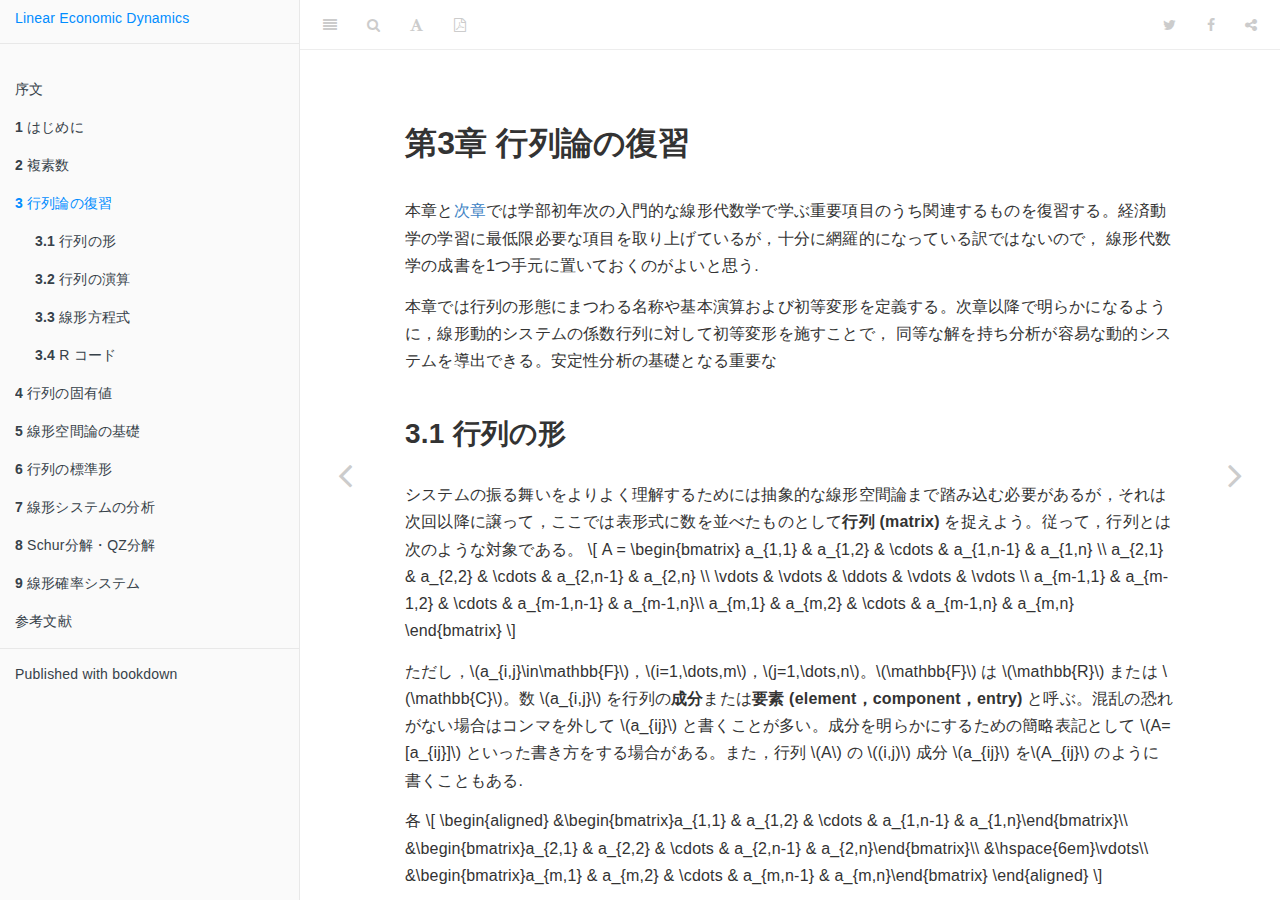
<file: matrix.html>
<!DOCTYPE html>
<html >

<head>

  <meta charset="UTF-8">
  <meta http-equiv="X-UA-Compatible" content="IE=edge">
  <title>経済動学: 線形編</title>
  <meta content="text/html; charset=UTF-8" http-equiv="Content-Type">
  <meta name="description" content="経済動学 講義ノート">
  <meta name="generator" content="bookdown 0.3 and GitBook 2.6.7">

  <meta property="og:title" content="経済動学: 線形編" />
  <meta property="og:type" content="book" />
  
  
  <meta property="og:description" content="経済動学 講義ノート" />
  <meta name="github-repo" content="kenjisato/led" />

  <meta name="twitter:card" content="summary" />
  <meta name="twitter:title" content="経済動学: 線形編" />
  
  <meta name="twitter:description" content="経済動学 講義ノート" />
  

<meta name="author" content="佐藤 健治">


<meta name="date" content="2017-05-20">

  <meta name="viewport" content="width=device-width, initial-scale=1">
  <meta name="apple-mobile-web-app-capable" content="yes">
  <meta name="apple-mobile-web-app-status-bar-style" content="black">
  
  
<link rel="prev" href="complexnumbers.html">
<link rel="next" href="eigen.html">

<script src="libs/jquery-2.2.3/jquery.min.js"></script>
<link href="libs/gitbook-2.6.7/css/style.css" rel="stylesheet" />
<link href="libs/gitbook-2.6.7/css/plugin-bookdown.css" rel="stylesheet" />
<link href="libs/gitbook-2.6.7/css/plugin-highlight.css" rel="stylesheet" />
<link href="libs/gitbook-2.6.7/css/plugin-search.css" rel="stylesheet" />
<link href="libs/gitbook-2.6.7/css/plugin-fontsettings.css" rel="stylesheet" />









<style type="text/css">
div.sourceCode { overflow-x: auto; }
table.sourceCode, tr.sourceCode, td.lineNumbers, td.sourceCode {
  margin: 0; padding: 0; vertical-align: baseline; border: none; }
table.sourceCode { width: 100%; line-height: 100%; }
td.lineNumbers { text-align: right; padding-right: 4px; padding-left: 4px; color: #aaaaaa; border-right: 1px solid #aaaaaa; }
td.sourceCode { padding-left: 5px; }
code > span.kw { color: #007020; font-weight: bold; } /* Keyword */
code > span.dt { color: #902000; } /* DataType */
code > span.dv { color: #40a070; } /* DecVal */
code > span.bn { color: #40a070; } /* BaseN */
code > span.fl { color: #40a070; } /* Float */
code > span.ch { color: #4070a0; } /* Char */
code > span.st { color: #4070a0; } /* String */
code > span.co { color: #60a0b0; font-style: italic; } /* Comment */
code > span.ot { color: #007020; } /* Other */
code > span.al { color: #ff0000; font-weight: bold; } /* Alert */
code > span.fu { color: #06287e; } /* Function */
code > span.er { color: #ff0000; font-weight: bold; } /* Error */
code > span.wa { color: #60a0b0; font-weight: bold; font-style: italic; } /* Warning */
code > span.cn { color: #880000; } /* Constant */
code > span.sc { color: #4070a0; } /* SpecialChar */
code > span.vs { color: #4070a0; } /* VerbatimString */
code > span.ss { color: #bb6688; } /* SpecialString */
code > span.im { } /* Import */
code > span.va { color: #19177c; } /* Variable */
code > span.cf { color: #007020; font-weight: bold; } /* ControlFlow */
code > span.op { color: #666666; } /* Operator */
code > span.bu { } /* BuiltIn */
code > span.ex { } /* Extension */
code > span.pp { color: #bc7a00; } /* Preprocessor */
code > span.at { color: #7d9029; } /* Attribute */
code > span.do { color: #ba2121; font-style: italic; } /* Documentation */
code > span.an { color: #60a0b0; font-weight: bold; font-style: italic; } /* Annotation */
code > span.cv { color: #60a0b0; font-weight: bold; font-style: italic; } /* CommentVar */
code > span.in { color: #60a0b0; font-weight: bold; font-style: italic; } /* Information */
</style>

<link rel="stylesheet" href="asset/css/style.css" type="text/css" />
</head>

<body>


  <div class="book without-animation with-summary font-size-2 font-family-1" data-basepath=".">

    <div class="book-summary">
      <nav role="navigation">

<ul class="summary">
<li><a href="./">Linear Economic Dynamics</a></li>

<li class="divider"></li>
<li><a href="index.html#top-page"></a></li>
<li class="chapter" data-level="" data-path="preface.html"><a href="preface.html"><i class="fa fa-check"></i>序文</a><ul>
<li class="chapter" data-level="" data-path="preface.html"><a href="preface.html#e6a78be68890"><i class="fa fa-check"></i>構成</a></li>
<li class="chapter" data-level="" data-path="preface.html"><a href="preface.html#e8ac9de8be9e"><i class="fa fa-check"></i>謝辞</a></li>
</ul></li>
<li class="chapter" data-level="1" data-path="intro.html"><a href="intro.html"><i class="fa fa-check"></i><b>1</b> はじめに</a><ul>
<li class="chapter" data-level="1.1" data-path="intro.html"><a href="intro.html#intro-economic-dynamics"><i class="fa fa-check"></i><b>1.1</b> 経済動学</a></li>
<li class="chapter" data-level="1.2" data-path="intro.html"><a href="intro.html#intro-target-model"><i class="fa fa-check"></i><b>1.2</b> 対象とするモデル</a><ul>
<li class="chapter" data-level="1.2.1" data-path="intro.html"><a href="intro.html#intro-deterministic"><i class="fa fa-check"></i><b>1.2.1</b> 決定論モデル</a></li>
<li class="chapter" data-level="1.2.2" data-path="intro.html"><a href="intro.html#intro-control-theory"><i class="fa fa-check"></i><b>1.2.2</b> 制御理論との違い</a></li>
<li class="chapter" data-level="1.2.3" data-path="intro.html"><a href="intro.html#intro-stability-determinacy"><i class="fa fa-check"></i><b>1.2.3</b> 安定性と決定性</a></li>
<li class="chapter" data-level="1.2.4" data-path="intro.html"><a href="intro.html#intro-RE"><i class="fa fa-check"></i><b>1.2.4</b> 合理的期待モデル</a></li>
<li class="chapter" data-level="1.2.5" data-path="intro.html"><a href="intro.html#intro-MSRE"><i class="fa fa-check"></i><b>1.2.5</b> マルコフスイッチングモデル</a></li>
</ul></li>
<li class="chapter" data-level="1.3" data-path="intro.html"><a href="intro.html#intro-programing"><i class="fa fa-check"></i><b>1.3</b> プログラミング環境</a><ul>
<li class="chapter" data-level="1.3.1" data-path="intro.html"><a href="intro.html#intro-rstudio"><i class="fa fa-check"></i><b>1.3.1</b> RStudio</a></li>
<li class="chapter" data-level="1.3.2" data-path="intro.html"><a href="intro.html#intro-prepare"><i class="fa fa-check"></i><b>1.3.2</b> 準備</a></li>
<li class="chapter" data-level="1.3.3" data-path="intro.html"><a href="intro.html#section-1.3.3"><i class="fa fa-check"></i><b>1.3.3</b> パッケージ</a></li>
</ul></li>
</ul></li>
<li class="chapter" data-level="2" data-path="complexnumbers.html"><a href="complexnumbers.html"><i class="fa fa-check"></i><b>2</b> 複素数</a><ul>
<li class="chapter" data-level="2.1" data-path="complexnumbers.html"><a href="complexnumbers.html#section-2.1"><i class="fa fa-check"></i><b>2.1</b> はじめに</a></li>
<li class="chapter" data-level="2.2" data-path="complexnumbers.html"><a href="complexnumbers.html#section-2.2"><i class="fa fa-check"></i><b>2.2</b> 複素数</a></li>
<li class="chapter" data-level="2.3" data-path="complexnumbers.html"><a href="complexnumbers.html#imaginary-plane"><i class="fa fa-check"></i><b>2.3</b> 複素平面（imaginary plane）</a></li>
<li class="chapter" data-level="2.4" data-path="complexnumbers.html"><a href="complexnumbers.html#r-"><i class="fa fa-check"></i><b>2.4</b> R コード</a><ul>
<li class="chapter" data-level="" data-path="complexnumbers.html"><a href="complexnumbers.html#e59b9be58987e6bc94e7ae97"><i class="fa fa-check"></i>四則演算</a></li>
<li class="chapter" data-level="" data-path="complexnumbers.html"><a href="complexnumbers.html#e8a487e7b4a0e5b9b3e99da2e4b88ae381aee59bb3e7a4ba"><i class="fa fa-check"></i>複素平面上の図示</a></li>
</ul></li>
<li class="chapter" data-level="2.5" data-path="complexnumbers.html"><a href="complexnumbers.html#section-2.5"><i class="fa fa-check"></i><b>2.5</b> 極形式</a></li>
<li class="chapter" data-level="2.6" data-path="complexnumbers.html"><a href="complexnumbers.html#section-2.6"><i class="fa fa-check"></i><b>2.6</b> 共役複素数</a></li>
<li class="chapter" data-level="2.7" data-path="complexnumbers.html"><a href="complexnumbers.html#complexramsey"><i class="fa fa-check"></i><b>2.7</b> 補遺：ラムゼーモデル</a></li>
</ul></li>
<li class="chapter" data-level="3" data-path="matrix.html"><a href="matrix.html"><i class="fa fa-check"></i><b>3</b> 行列論の復習</a><ul>
<li class="chapter" data-level="3.1" data-path="matrix.html"><a href="matrix.html#section-3.1"><i class="fa fa-check"></i><b>3.1</b> 行列の形</a></li>
<li class="chapter" data-level="3.2" data-path="matrix.html"><a href="matrix.html#matrix-operation"><i class="fa fa-check"></i><b>3.2</b> 行列の演算</a></li>
<li class="chapter" data-level="3.3" data-path="matrix.html"><a href="matrix.html#section-3.3"><i class="fa fa-check"></i><b>3.3</b> 線形方程式</a><ul>
<li class="chapter" data-level="3.3.1" data-path="matrix.html"><a href="matrix.html#section-3.3.1"><i class="fa fa-check"></i><b>3.3.1</b> 線形連立方程式の変形</a></li>
<li class="chapter" data-level="3.3.2" data-path="matrix.html"><a href="matrix.html#section-3.3.2"><i class="fa fa-check"></i><b>3.3.2</b> 行基本変形</a></li>
<li class="chapter" data-level="3.3.3" data-path="matrix.html"><a href="matrix.html#section-3.3.3"><i class="fa fa-check"></i><b>3.3.3</b> 列基本変形</a></li>
<li class="chapter" data-level="3.3.4" data-path="matrix.html"><a href="matrix.html#section-3.3.4"><i class="fa fa-check"></i><b>3.3.4</b> 初等変形</a></li>
</ul></li>
<li class="chapter" data-level="3.4" data-path="matrix.html"><a href="matrix.html#r--1"><i class="fa fa-check"></i><b>3.4</b> R コード</a><ul>
<li class="chapter" data-level="3.4.1" data-path="matrix.html"><a href="matrix.html#section-3.4.1"><i class="fa fa-check"></i><b>3.4.1</b> 行列の定義</a></li>
<li class="chapter" data-level="3.4.2" data-path="matrix.html"><a href="matrix.html#section-3.4.2"><i class="fa fa-check"></i><b>3.4.2</b> 要素の取得</a></li>
<li class="chapter" data-level="3.4.3" data-path="matrix.html"><a href="matrix.html#section-3.4.3"><i class="fa fa-check"></i><b>3.4.3</b> 行列の演算・関数</a></li>
</ul></li>
</ul></li>
<li class="chapter" data-level="4" data-path="eigen.html"><a href="eigen.html"><i class="fa fa-check"></i><b>4</b> 行列の固有値</a><ul>
<li class="chapter" data-level="4.1" data-path="eigen.html"><a href="eigen.html#section-4.1"><i class="fa fa-check"></i><b>4.1</b> 行列式</a><ul>
<li class="chapter" data-level="4.1.1" data-path="eigen.html"><a href="eigen.html#section-4.1.1"><i class="fa fa-check"></i><b>4.1.1</b> 置換</a></li>
<li class="chapter" data-level="4.1.2" data-path="eigen.html"><a href="eigen.html#section-4.1.2"><i class="fa fa-check"></i><b>4.1.2</b> 行列式の定義</a></li>
<li class="chapter" data-level="4.1.3" data-path="eigen.html"><a href="eigen.html#section-4.1.3"><i class="fa fa-check"></i><b>4.1.3</b> 行列式の意味</a></li>
</ul></li>
<li class="chapter" data-level="4.2" data-path="eigen.html"><a href="eigen.html#section-4.2"><i class="fa fa-check"></i><b>4.2</b> 固有値と固有ベクトル</a></li>
<li class="chapter" data-level="4.3" data-path="eigen.html"><a href="eigen.html#section-4.3"><i class="fa fa-check"></i><b>4.3</b> 対角化</a><ul>
<li class="chapter" data-level="4.3.1" data-path="eigen.html"><a href="eigen.html#section-4.3.1"><i class="fa fa-check"></i><b>4.3.1</b> 計算方法の確認</a></li>
<li class="chapter" data-level="4.3.2" data-path="eigen.html"><a href="eigen.html#section-4.3.2"><i class="fa fa-check"></i><b>4.3.2</b> 例題</a></li>
<li class="chapter" data-level="4.3.3" data-path="eigen.html"><a href="eigen.html#section-4.3.3"><i class="fa fa-check"></i><b>4.3.3</b> 複素数の行列表現</a></li>
<li class="chapter" data-level="4.3.4" data-path="eigen.html"><a href="eigen.html#section-4.3.4"><i class="fa fa-check"></i><b>4.3.4</b> 実対角化</a></li>
</ul></li>
<li class="chapter" data-level="4.4" data-path="eigen.html"><a href="eigen.html#section-4.4"><i class="fa fa-check"></i><b>4.4</b> 線形動学方程式と固有値</a></li>
<li class="chapter" data-level="4.5" data-path="eigen.html"><a href="eigen.html#section-4.5"><i class="fa fa-check"></i><b>4.5</b> ラムゼーモデルと固有値</a></li>
<li class="chapter" data-level="4.6" data-path="eigen.html"><a href="eigen.html#r--2"><i class="fa fa-check"></i><b>4.6</b> R コード</a></li>
</ul></li>
<li class="chapter" data-level="5" data-path="linspace.html"><a href="linspace.html"><i class="fa fa-check"></i><b>5</b> 線形空間論の基礎</a><ul>
<li class="chapter" data-level="5.1" data-path="linspace.html"><a href="linspace.html#linspace-definition"><i class="fa fa-check"></i><b>5.1</b> 線形空間</a></li>
<li class="chapter" data-level="5.2" data-path="linspace.html"><a href="linspace.html#linspace-subspace"><i class="fa fa-check"></i><b>5.2</b> 線形部分空間</a></li>
<li class="chapter" data-level="5.3" data-path="linspace.html"><a href="linspace.html#linspace-independence"><i class="fa fa-check"></i><b>5.3</b> 1次独立性</a></li>
<li class="chapter" data-level="5.4" data-path="linspace.html"><a href="linspace.html#linspace-linearmap"><i class="fa fa-check"></i><b>5.4</b> 線形写像</a><ul>
<li class="chapter" data-level="5.4.1" data-path="linspace.html"><a href="linspace.html#section-5.4.1"><i class="fa fa-check"></i><b>5.4.1</b> 基本的な定義の復習</a></li>
<li class="chapter" data-level="" data-path="linspace.html"><a href="linspace.html#e5838fe383bbe98086e5838f"><i class="fa fa-check"></i>像・逆像</a></li>
<li class="chapter" data-level="5.4.2" data-path="linspace.html"><a href="linspace.html#section-5.4.2"><i class="fa fa-check"></i><b>5.4.2</b> 線形性</a></li>
<li class="chapter" data-level="5.4.3" data-path="linspace.html"><a href="linspace.html#section-5.4.3"><i class="fa fa-check"></i><b>5.4.3</b> 像空間，核，商空間</a></li>
<li class="chapter" data-level="5.4.4" data-path="linspace.html"><a href="linspace.html#section-5.4.4"><i class="fa fa-check"></i><b>5.4.4</b> 座標</a></li>
</ul></li>
<li class="chapter" data-level="5.5" data-path="linspace.html"><a href="linspace.html#linspace-matrix"><i class="fa fa-check"></i><b>5.5</b> 行列</a><ul>
<li class="chapter" data-level="5.5.1" data-path="linspace.html"><a href="linspace.html#section-5.5.1"><i class="fa fa-check"></i><b>5.5.1</b> 線形写像の表現としての行列</a></li>
<li class="chapter" data-level="5.5.2" data-path="linspace.html"><a href="linspace.html#section-5.5.2"><i class="fa fa-check"></i><b>5.5.2</b> 基底の変換</a></li>
</ul></li>
<li class="chapter" data-level="5.6" data-path="linspace.html"><a href="linspace.html#linspace-invariant"><i class="fa fa-check"></i><b>5.6</b> 不変部分空間</a><ul>
<li class="chapter" data-level="5.6.1" data-path="linspace.html"><a href="linspace.html#section-5.6.1"><i class="fa fa-check"></i><b>5.6.1</b> ブロック対角化</a></li>
<li class="chapter" data-level="5.6.2" data-path="linspace.html"><a href="linspace.html#section-5.6.2"><i class="fa fa-check"></i><b>5.6.2</b> 固有値分解</a></li>
</ul></li>
</ul></li>
<li class="chapter" data-level="6" data-path="section-6.html"><a href="section-6.html"><i class="fa fa-check"></i><b>6</b> 行列の標準形</a><ul>
<li class="chapter" data-level="6.1" data-path="section-6.html"><a href="section-6.html#section-6.1"><i class="fa fa-check"></i><b>6.1</b> 一般固有空間への分解</a><ul>
<li class="chapter" data-level="6.1.1" data-path="section-6.html"><a href="section-6.html#section-6.1.1"><i class="fa fa-check"></i><b>6.1.1</b> ハミルトン・ケーリーの定理</a></li>
<li class="chapter" data-level="6.1.2" data-path="section-6.html"><a href="section-6.html#section-6.1.2"><i class="fa fa-check"></i><b>6.1.2</b> 最小多項式</a></li>
<li class="chapter" data-level="6.1.3" data-path="complexnumbers.html"><a href="complexnumbers.html#-1"><i class="fa fa-check"></i><b>6.1.3</b> 一般固有空間への分解</a></li>
</ul></li>
<li class="chapter" data-level="6.2" data-path="section-6.html"><a href="section-6.html#section-6.2"><i class="fa fa-check"></i><b>6.2</b> 一般化固有値問題</a><ul>
<li class="chapter" data-level="6.2.1" data-path="section-6.html"><a href="section-6.html#section-6.2.1"><i class="fa fa-check"></i><b>6.2.1</b> 一般化固有値</a></li>
</ul></li>
<li class="chapter" data-level="6.3" data-path="section-6.html"><a href="section-6.html#section-6.3"><i class="fa fa-check"></i><b>6.3</b> ハミルトン・ケーリーの定理の証明</a></li>
<li class="chapter" data-level="6.4" data-path="section-6.html"><a href="section-6.html#section-6.4"><i class="fa fa-check"></i><b>6.4</b> ワイエルシュトラス標準形の導出</a></li>
</ul></li>
<li class="chapter" data-level="7" data-path="blanchardkahn.html"><a href="blanchardkahn.html"><i class="fa fa-check"></i><b>7</b> 線形システムの分析</a><ul>
<li class="chapter" data-level="7.1" data-path="blanchardkahn.html"><a href="blanchardkahn.html#section-7.1"><i class="fa fa-check"></i><b>7.1</b> 行列公式</a><ul>
<li class="chapter" data-level="7.1.1" data-path="blanchardkahn.html"><a href="blanchardkahn.html#section-7.1.1"><i class="fa fa-check"></i><b>7.1.1</b> 逆行列公式</a></li>
<li class="chapter" data-level="7.1.2" data-path="blanchardkahn.html"><a href="blanchardkahn.html#section-7.1.2"><i class="fa fa-check"></i><b>7.1.2</b> シルベスタ方程式</a></li>
</ul></li>
<li class="chapter" data-level="7.2" data-path="blanchardkahn.html"><a href="blanchardkahn.html#blanchard-kahn-case"><i class="fa fa-check"></i><b>7.2</b> <span class="math inline">\(E=I\)</span> のケース</a><ul>
<li class="chapter" data-level="" data-path="blanchardkahn.html"><a href="blanchardkahn.html#e59bb3e8a7a3"><i class="fa fa-check"></i>図解</a></li>
</ul></li>
<li class="chapter" data-level="7.3" data-path="blanchardkahn.html"><a href="blanchardkahn.html#e-neq-i-"><i class="fa fa-check"></i><b>7.3</b> <span class="math inline">\(E \neq I\)</span> のケース</a><ul>
<li class="chapter" data-level="7.3.1" data-path="blanchardkahn.html"><a href="blanchardkahn.html#section-7.3.1"><i class="fa fa-check"></i><b>7.3.1</b> アイデア</a></li>
<li class="chapter" data-level="7.3.2" data-path="blanchardkahn.html"><a href="blanchardkahn.html#section-7.3.2"><i class="fa fa-check"></i><b>7.3.2</b> 解の存在と一意性</a></li>
<li class="chapter" data-level="7.3.3" data-path="blanchardkahn.html"><a href="blanchardkahn.html#u-"><i class="fa fa-check"></i><b>7.3.3</b> <span class="math inline">\(u\)</span> の特定化</a></li>
</ul></li>
</ul></li>
<li class="chapter" data-level="8" data-path="schurqz.html"><a href="schurqz.html"><i class="fa fa-check"></i><b>8</b> Schur分解・QZ分解</a><ul>
<li class="chapter" data-level="8.1" data-path="schurqz.html"><a href="schurqz.html#section-8.1"><i class="fa fa-check"></i><b>8.1</b> 直交性</a><ul>
<li class="chapter" data-level="8.1.1" data-path="schurqz.html"><a href="schurqz.html#section-8.1.1"><i class="fa fa-check"></i><b>8.1.1</b> 内積空間</a></li>
<li class="chapter" data-level="8.1.2" data-path="schurqz.html"><a href="schurqz.html#section-8.1.2"><i class="fa fa-check"></i><b>8.1.2</b> 内積空間と基底</a></li>
<li class="chapter" data-level="8.1.3" data-path="schurqz.html"><a href="schurqz.html#section-8.1.3"><i class="fa fa-check"></i><b>8.1.3</b> 内積空間のノルム</a></li>
<li class="chapter" data-level="8.1.4" data-path="schurqz.html"><a href="schurqz.html#section-8.1.4"><i class="fa fa-check"></i><b>8.1.4</b> グラム・シュミットの直交化法</a></li>
</ul></li>
<li class="chapter" data-level="8.2" data-path="schurqz.html"><a href="schurqz.html#section-8.2"><i class="fa fa-check"></i><b>8.2</b> シューア分解とその応用</a><ul>
<li class="chapter" data-level="8.2.1" data-path="schurqz.html"><a href="schurqz.html#section-8.2.1"><i class="fa fa-check"></i><b>8.2.1</b> シューア分解</a></li>
<li class="chapter" data-level="8.2.2" data-path="schurqz.html"><a href="schurqz.html#section-8.2.2"><i class="fa fa-check"></i><b>8.2.2</b> システム分析への応用</a></li>
<li class="chapter" data-level="8.2.3" data-path="schurqz.html"><a href="schurqz.html#u_t1phi-u_t"><i class="fa fa-check"></i><b>8.2.3</b> <span class="math inline">\(u_{t+1}=\Phi u_{t}\)</span></a></li>
<li class="chapter" data-level="8.2.4" data-path="schurqz.html"><a href="schurqz.html#schur"><i class="fa fa-check"></i><b>8.2.4</b> 実Schur分解</a></li>
</ul></li>
<li class="chapter" data-level="8.3" data-path="schurqz.html"><a href="schurqz.html#qz-"><i class="fa fa-check"></i><b>8.3</b> QZ 分解とその応用</a><ul>
<li class="chapter" data-level="8.3.1" data-path="intro.html"><a href="intro.html#qz"><i class="fa fa-check"></i><b>8.3.1</b> QZ分解</a></li>
<li class="chapter" data-level="8.3.2" data-path="complexnumbers.html"><a href="complexnumbers.html#-1"><i class="fa fa-check"></i><b>8.3.2</b> システム分析への応用</a></li>
</ul></li>
<li class="chapter" data-level="8.4" data-path="intro.html"><a href="intro.html#qz"><i class="fa fa-check"></i><b>8.4</b> QZ解法の一般公式</a></li>
</ul></li>
<li class="chapter" data-level="9" data-path="section-9.html"><a href="section-9.html"><i class="fa fa-check"></i><b>9</b> 線形確率システム</a><ul>
<li class="chapter" data-level="9.1" data-path="section-9.html"><a href="section-9.html#klein2000-"><i class="fa fa-check"></i><b>9.1</b> <span class="citation">Klein (<a href="#ref-Klein2000">2000</a>)</span> の方法</a><ul>
<li class="chapter" data-level="" data-path="section-9.html"><a href="section-9.html#ar"><i class="fa fa-check"></i>ARショック</a></li>
</ul></li>
<li class="chapter" data-level="9.2" data-path="section-9.html"><a href="section-9.html#section-9.2"><i class="fa fa-check"></i><b>9.2</b> 確率過程について</a><ul>
<li class="chapter" data-level="9.2.1" data-path="section-9.html"><a href="section-9.html#section-9.2.1"><i class="fa fa-check"></i><b>9.2.1</b> 確率変数</a></li>
<li class="chapter" data-level="9.2.2" data-path="section-9.html"><a href="section-9.html#section-9.2.2"><i class="fa fa-check"></i><b>9.2.2</b> 期待値</a></li>
<li class="chapter" data-level="9.2.3" data-path="section-9.html"><a href="section-9.html#section-9.2.3"><i class="fa fa-check"></i><b>9.2.3</b> 条件付き期待値</a></li>
<li class="chapter" data-level="9.2.4" data-path="section-9.html"><a href="section-9.html#section-9.2.4"><i class="fa fa-check"></i><b>9.2.4</b> 確率過程</a></li>
</ul></li>
</ul></li>
<li class="chapter" data-level="" data-path="e58f82e88083e69687e78cae.html"><a href="e58f82e88083e69687e78cae.html"><i class="fa fa-check"></i>参考文献</a></li>
<li class="divider"></li>
<li><a href="http://led.kenjisato.jp" target="blank">Published with bookdown</a></li>

</ul>

      </nav>
    </div>

    <div class="book-body">
      <div class="body-inner">
        <div class="book-header" role="navigation">
          <h1>
            <i class="fa fa-circle-o-notch fa-spin"></i><a href="./">経済動学: 線形編</a>
          </h1>
        </div>

        <div class="page-wrapper" tabindex="-1" role="main">
          <div class="page-inner">

            <section class="normal" id="section-">
<div id="matrix" class="section level1">
<h1><span class="header-section-number">第3章</span> 行列論の復習</h1>
<p>本章と<a href="eigen.html#eigen">次章</a>では学部初年次の入門的な線形代数学で学ぶ重要項目のうち関連するものを復習する。経済動学の学習に最低限必要な項目を取り上げているが，十分に網羅的になっている訳ではないので， 線形代数学の成書を1つ手元に置いておくのがよいと思う.</p>
<p>本章では行列の形態にまつわる名称や基本演算および初等変形を定義する。次章以降で明らかになるように，線形動的システムの係数行列に対して初等変形を施すことで， 同等な解を持ち分析が容易な動的システムを導出できる。安定性分析の基礎となる重要な</p>
<div id="section-3.1" class="section level2">
<h2><span class="header-section-number">3.1</span> 行列の形</h2>
<p>システムの振る舞いをよりよく理解するためには抽象的な線形空間論まで踏み込む必要があるが，それは次回以降に譲って，ここでは表形式に数を並べたものとして<strong>行列 (matrix)</strong> を捉えよう。従って，行列とは次のような対象である。 <span class="math display">\[
A =
\begin{bmatrix}
  a_{1,1}   &amp; a_{1,2}   &amp; \cdots &amp; a_{1,n-1}   &amp; a_{1,n}  \\
  a_{2,1}   &amp; a_{2,2}   &amp; \cdots &amp; a_{2,n-1}   &amp; a_{2,n}  \\
  \vdots    &amp; \vdots    &amp; \ddots &amp; \vdots      &amp; \vdots   \\
  a_{m-1,1} &amp; a_{m-1,2} &amp; \cdots &amp; a_{m-1,n-1} &amp; a_{m-1,n}\\
  a_{m,1}   &amp; a_{m,2}   &amp; \cdots &amp; a_{m-1,n}   &amp; a_{m,n}
\end{bmatrix}
\]</span></p>
<p>ただし，<span class="math inline">\(a_{i,j}\in\mathbb{F}\)</span>，<span class="math inline">\(i=1,\dots,m\)</span>，<span class="math inline">\(j=1,\dots,n\)</span>。<span class="math inline">\(\mathbb{F}\)</span> は <span class="math inline">\(\mathbb{R}\)</span> または <span class="math inline">\(\mathbb{C}\)</span>。数 <span class="math inline">\(a_{i,j}\)</span> を行列の<strong>成分</strong>または<strong>要素 (element，component，entry)</strong> と呼ぶ。混乱の恐れがない場合はコンマを外して <span class="math inline">\(a_{ij}\)</span> と書くことが多い。成分を明らかにするための簡略表記として <span class="math inline">\(A=[a_{ij}]\)</span> といった書き方をする場合がある。また，行列 <span class="math inline">\(A\)</span> の <span class="math inline">\((i,j)\)</span> 成分 <span class="math inline">\(a_{ij}\)</span> を<span class="math inline">\(A_{ij}\)</span> のように書くこともある.</p>
<p>各 <span class="math display">\[
\begin{aligned}
  &amp;\begin{bmatrix}a_{1,1} &amp; a_{1,2} &amp; \cdots &amp; a_{1,n-1} &amp; a_{1,n}\end{bmatrix}\\
  &amp;\begin{bmatrix}a_{2,1} &amp; a_{2,2} &amp; \cdots &amp; a_{2,n-1} &amp; a_{2,n}\end{bmatrix}\\
  &amp;\hspace{6em}\vdots\\
  &amp;\begin{bmatrix}a_{m,1} &amp; a_{m,2} &amp; \cdots &amp; a_{m,n-1} &amp; a_{m,n}\end{bmatrix}
\end{aligned}
\]</span></p>
<p>を行列の<strong>行 (row)</strong> という。一方，各 <span class="math display">\[
\begin{bmatrix}
  a_{1,1}\\
  a_{2,1}\\
  \vdots\\
  a_{m-1,1}\\
  a_{m,1}
\end{bmatrix},
\ 
\begin{bmatrix}
  a_{1,2}\\
  a_{2,2}\\
  \vdots\\
  a_{m-1,2}\\
  a_{m,2}
\end{bmatrix},
\ \dots,\ 
\begin{bmatrix}
  a_{1,n}\\
  a_{2,n}\\
  \vdots\\
  a_{m-1,n}\\
  a_{m,n}
\end{bmatrix}
\]</span></p>
<p>を行列の<strong>列 (column)</strong> という。上の行列<span class="math inline">\(A\)</span> は<span class="math inline">\(m\)</span>個の行と<span class="math inline">\(n\)</span>個の列を持つので，<span class="math inline">\(m\times n\)</span> 行列と呼ばれる。<span class="math inline">\(\mathbb{F}^{m\times n}\)</span>　を <span class="math inline">\(\mathbb{F}\)</span> の値を成分にもつ <span class="math inline">\(m\times n\)</span> 行列の全体の集合と定義する。</p>
<p>行列の形にまつわるいくつかの用語を確認しておこう。</p>
<div id="-square-matrix" class="section level4 unnumbered">
<h4>正方行列 (square matrix)</h4>
<p><span class="math inline">\(m=n\)</span> のとき，すなわち <span class="math inline">\(A\in\mathbb{F}^{n\times n}\)</span> のとき，<span class="math inline">\(A\)</span> は <span class="math inline">\(n\)</span> 次の<strong>正方行列 (square matrix of order <span class="math inline">\(n\)</span>)</strong> であるいう。</p>
</div>
<div id="-zero-matrixnull-matrix" class="section level4 unnumbered">
<h4>ゼロ行列 (zero matrix，null matrix)</h4>
<p>すべての成分がゼロである行列をゼロ行列という。サイズが <span class="math inline">\(m\times n\)</span> であるゼロ行列を <span class="math inline">\(0_{m\times n}\)</span> とか <span class="math inline">\(O_{m\times n}\)</span> と書く。多くの場合にそうであるように，混乱の恐れがない場合には <span class="math inline">\(O\)</span> とか <span class="math inline">\(0\)</span> と書く。</p>
</div>
<div id="-diagonal-elements" class="section level4 unnumbered">
<h4>対角成分 (diagonal elements)</h4>
<p>正方行列 <span class="math inline">\(A\)</span> の成分 <span class="math inline">\(\{a_{ij}\ |\ i,j=1,\dots,n\}\)</span> のうち <span class="math inline">\(i=j\)</span> なる部分 <span class="math inline">\(\{a_{11},\dots,a_{nn}\}\)</span> を<strong>対角成分 (diagonal element)</strong>という。対角成分の1つ上の成分 <span class="math inline">\(\{a_{12},a_{23},\dots,a_{n-1,n}\}\)</span> を<strong>優対角成分 (superdiagonal element)</strong>，対角成分の1つ下の成分 <span class="math inline">\(\{a_{21},a_{32},\dots,a_{n,n-1}\}\)</span> を<strong>劣対角成分 (subdiagonal element)</strong> という。対角成分の和を<strong>トレース (trace)</strong> といい，<span class="math inline">\(\mathrm{trace}A\)</span> と書く.</p>
</div>
<div id="-triangular-matrix" class="section level4 unnumbered">
<h4>三角行列 (triangular matrix)</h4>
<p>正方行列<span class="math inline">\(A=[a_{ij}]\)</span> が <span class="math inline">\(i&gt;j\Rightarrow a_{ij}=0\)</span> を満たすとき，<span class="math inline">\(A\)</span> を<strong>上三角行列 (upper triangular matrix)</strong> という。一方，<span class="math inline">\(A=[a_{ij}]\)</span> が <span class="math inline">\(i&lt;j\Rightarrow a_{ij}=0\)</span> を満たすとき，<span class="math inline">\(A\)</span> は<strong>下三角行列 (lower triangular matrix)</strong> であるという。上三角行列は対角成分より下にある成分がすべてゼロ，下三角行列は対角成分より上にある成分がすべてゼロである。</p>
</div>
<div id="-diagonal-matrix" class="section level4 unnumbered">
<h4>対角行列 (diagonal matrix)</h4>
<p>対角成分を除いた成分がすべてゼロであるような正方行列を<strong>対角行列 (diagonal matrix)</strong>という。ときに，<span class="math inline">\(\mathrm{diag}\{a_{1},\dots,a_{n}\}\)</span> のように書いて対角成分が左上から順に <span class="math inline">\(a_{1},\dots,a_{n}\)</span> である対角行列を表すことがある。これは Matlab などで利用されている記法で，R でも類似の方法（<code>diag(c(1, 2, 3))</code>）で対角行列を定義できる。</p>
</div>
<div id="-identity-matrix" class="section level4 unnumbered">
<h4>単位行列 (identity matrix)</h4>
<p>対角成分がすべて<span class="math inline">\(1\)</span> である対角行列を単位行列という。<span class="math inline">\(n\)</span>次の単位行列を <span class="math inline">\(I_{n}\)</span> と書く。誤解の恐れがない場合は単に <span class="math inline">\(I\)</span> と書く。R では <code>diag(n)</code> で <span class="math inline">\(n\)</span> 次単位行列を作る。</p>
</div>
<div id="-transpose-matrix" class="section level4 unnumbered">
<h4>転置行列 (transpose matrix)</h4>
<p><span class="math inline">\(A=[a_{ij}]\in\mathbb{F}^{m\times n}\)</span> の転置行列 <span class="math inline">\(A^{\top}\)</span> とは，<span class="math inline">\((A^{\top})_{ij}=a_{ji}\)</span>, <span class="math inline">\(i=1,\dots,m\)</span>，<span class="math inline">\(j=1,\dots n\)</span> を満たす<span class="math inline">\(m\times n\)</span>行列のことをいう。R では <code>t(A)</code> で行列 <code>A</code> の転置行列を得る。</p>
</div>
<div id="-conjugate-transpose" class="section level4 unnumbered">
<h4>共役転置行列 (conjugate transpose)</h4>
<p><span class="math inline">\(A=[a_{ij}]\in\mathbb{F}^{m\times n}\)</span> の共役転置行列 <span class="math inline">\(A^{*}\)</span> とは，<span class="math inline">\((A^{*})_{ij}=\bar{a}_{ji}\)</span>, <span class="math inline">\(i=1,\dots,m\)</span>，<span class="math inline">\(j=1,\dots n\)</span> を満たす<span class="math inline">\(m\times n\)</span>行列のことである。実行列の共役転置行列は転置行列である。 R では <code>Conj(t(A))</code> 関数で行列 <code>A</code> の転置行列を得る。</p>
</div>
<div id="-symmetric-matrix" class="section level4 unnumbered">
<h4>対称行列 (symmetric matrix)</h4>
<p><span class="math inline">\(A\in\mathbb{R}^{n\times n}\)</span> が<strong>対称行列 (symmetric matrix)</strong>であるとは，<span class="math inline">\(A^{\top}=A\)</span> が成り立つことをいう。</p>
</div>
<div id="-hermitian-matrix" class="section level4 unnumbered">
<h4>エルミート行列 (Hermitian matrix)</h4>
<p><span class="math inline">\(A\in\mathbb{C}^{n\times n}\)</span> がエルミート行列であるとは，<span class="math inline">\(A^{*}=A\)</span> が成り立つことをいう。</p>
</div>
<div id="-column-vectorrow-vector" class="section level4 unnumbered">
<h4>列ベクトル・行ベクトル (column vector，row vector)</h4>
<p>のちに見るように行列の集合には元どうしの加法とスカラー倍が定義され，それらは望ましい性質を満たす。ゼロ元・逆元と呼ばれる特別な元の存在も自明であるので，特定のサイズの行列全体の集合は，(のちに定義する) ベクトル空間の一例となっている。特に <span class="math display">\[
  \mathbb{F}^{n\times1},\quad\mathbb{F}^{1\times n}
\]</span> は我々が頻繁に用いる有限次元ベクトル空間の表現となっている。通常これらのうちいずれかを <span class="math inline">\(\mathbb{F}^{n}\)</span> と記す. 一般の <span class="math inline">\(A\in\mathbb{F}^{n\times m}\)</span> を<span class="math inline">\(n\)</span>次元列ベクトル (<span class="math inline">\(\mathbb{F}^{n\times1})\)</span> を <span class="math inline">\(m\)</span> 個並べたものと捉えたり，<span class="math inline">\(m\)</span>次元列ベクトル (<span class="math inline">\(\mathbb{F}^{1\times m})\)</span> を <span class="math inline">\(n\)</span> 個並べたものと捉えたりすることがある.</p>
</div>
<div id="-block-matrix" class="section level4 unnumbered">
<h4>ブロック行列 (block matrix)</h4>
<p>行列をいくつかの部分行列に分解した上で分析する方が都合の良い場合がある。例えば, <span class="math display">\[
A=\left[
  \begin{array}{ccc|ccc}
    a_{1,1} &amp; \cdots &amp; a_{1,n} &amp; a_{1,n+1} &amp; \cdots &amp; a_{1,n+q}\\
    \vdots &amp; \ddots &amp; \vdots &amp; \vdots &amp; \ddots &amp; \vdots\\
    a_{m,1} &amp; \cdots &amp; a_{m,n} &amp; a_{m,n+1} &amp; \cdots &amp; a_{m,n+q}\\
    \hline a_{m+1,1} &amp; \cdots &amp; a_{m+1,n} &amp; a_{m+1,n+1} &amp; \cdots &amp; a_{m+1,n+q}\\
    \vdots &amp; \ddots &amp; \vdots &amp; \vdots &amp; \ddots &amp; \vdots\\
    a_{m+p,1} &amp; \cdots &amp; a_{m+p,n} &amp; a_{m+p,n+1} &amp; \cdots &amp; a_{m+p,n+q}
  \end{array}
  \right]
  =:
  \left[
    \begin{array}{c|c}
      A_{11} &amp; A_{12}\\
      \hline 
      A_{21} &amp; A_{22}
    \end{array}
  \right]
\]</span> のように，大きな行列 <span class="math inline">\(A\in\mathbb{F}^{(m+p)\times(n+q)}\)</span> を4つの部分行列 <span class="math inline">\(A_{11}\in\mathbb{F}^{m\times n}\)</span>, <span class="math inline">\(A_{12}\in\mathbb{F}^{m\times q}\)</span>，<span class="math inline">\(A_{21}\in\mathbb{F}^{p\times n}\)</span>, <span class="math inline">\(A_{22}\in\mathbb{F}^{p\times q}\)</span> に分解するなどである.<a href="#fn16" class="footnoteRef" id="fnref16"><sup>16</sup></a> <span class="math inline">\(A_{12}=0\)</span>，<span class="math inline">\(A_{21}=0\)</span> であるとき，<strong>ブロック対角行列 (block diagonal matrix)</strong>であるといい，<span class="math inline">\(A_{21}=0\)</span> であるとき<strong>ブロック上三角行列 (block upper triangular matrix)</strong>であるなどという。</p>
</div>
</div>
<div id="matrix-operation" class="section level2">
<h2><span class="header-section-number">3.2</span> 行列の演算</h2>
<div id="e382b9e382abe383a9e383bce5808d" class="section level4 unnumbered">
<h4>スカラー倍</h4>
<p><span class="math inline">\(A\in\mathbb{F}^{m\times n}\)</span> に対してスカラー倍 (scalar multiplication) あるいは定数倍と呼ばれる操作が次のように定義される: <span class="math inline">\(\alpha\in\mathbb{F}\)</span> について, <span class="math display">\[
\alpha A:=\begin{bmatrix}\alpha a_{1,1} &amp; \alpha a_{1,2} &amp; \cdots &amp; \alpha a_{1,n-1} &amp; \alpha a_{1,n}\\
\alpha a_{2,1} &amp; \alpha a_{2,2} &amp; \cdots &amp; \alpha a_{2,n-1} &amp; \alpha a_{2,n}\\
\vdots &amp; \vdots &amp; \ddots &amp; \vdots &amp; \vdots\\
\alpha a_{m-1,1} &amp; \alpha a_{m-1,2} &amp; \cdots &amp; \alpha a_{m-1,n-1} &amp; \alpha a_{m-1,n}\\
\alpha a_{m,1} &amp; \alpha a_{m,2} &amp; \cdots &amp; \alpha a_{m-1,n} &amp; \alpha a_{m,n}
\end{bmatrix}\in\mathbb{F}^{m\times n}.
\]</span></p>
</div>
<div id="e5928c" class="section level4 unnumbered">
<h4>和</h4>
<p>同数の行と列を持つ2つの行列に対して次のようにして和が定義できる。<span class="math inline">\(A=[a_{ij}]\in\mathbb{F}^{m\times n}\)</span>, <span class="math inline">\(B=[b_{ij}]\in\mathbb{F}^{m\times n}\)</span> に対して， <span class="math display">\[
A+B:=[a_{ij}+b_{ij}]\in\mathbb{F}^{m\times n}.
\]</span> すなわち，行列の和は成分ごとに和をとった行列である。定義から自明なことであるが，和は交換法則と結合法則を満たす。すなわち, 任意の <span class="math inline">\(A,B,C\in\mathbb{F}^{m\times n}\)</span> について <span class="math display">\[
\begin{aligned}
A+B &amp; =B+A\\
A+(B+C) &amp; =(A+B)+C
\end{aligned}
\]</span> が成り立つ。ゼロ行列 <span class="math inline">\(0\in\mathbb{F}^{m\times n}\)</span> は任意の <span class="math inline">\(A\in\mathbb{F}^{m\times n}\)</span>に対して <span class="math display">\[
  A+O_{m\times n}=A
\]</span> を満たす。</p>
</div>
<div id="e7a98d" class="section level4 unnumbered">
<h4>積</h4>
<p>行列 <span class="math inline">\(A=[a_{ij}]\in\mathbb{F}^{m\times n}\)</span> と <span class="math inline">\(B=[b_{ij}]\in\mathbb{F}^{n\times p}\)</span> の積 <span class="math inline">\(AB\in\mathbb{F}^{m\times p}\)</span> を次のように定義する. <span class="math display">\[
AB:=\left[\sum_{k=1}^{n}a_{ik}b_{kj}\right].
\]</span> この定義は線形写像の合成という観点から見ればごく自然なものであることが分かる。解説は第<a href="linspace.html#linspace">5</a>章で行う。</p>
<p>正方行列 <span class="math inline">\(A,B\in\mathbb{F}^{n\times n}\)</span> に対して，<span class="math inline">\(AB\)</span> と <span class="math inline">\(BA\)</span> の両方が定義される。しかし，それらは一般には一致しない。例えば， <span class="math display">\[
\begin{aligned}
  \begin{bmatrix}
    1 &amp; 1\\
    0 &amp; 1
  \end{bmatrix}
  \begin{bmatrix}
    1 &amp; 0\\
    1 &amp; 1
  \end{bmatrix} 
  &amp; \neq
  \begin{bmatrix}
    1 &amp; 0\\
    1 &amp; 1
  \end{bmatrix}
  \begin{bmatrix}
    1 &amp; 1\\
    0 &amp; 1
  \end{bmatrix}
\end{aligned}
\]</span> である。<span class="math inline">\(AB=BA\)</span> が成り立つとき，<span class="math inline">\(A\)</span> と <span class="math inline">\(B\)</span> は可換であるという。単位行列とゼロ行列は任意の行列と可換である. 任意の <span class="math inline">\(A\in\mathbb{F}^{n\times n}\)</span> に対して <span class="math display">\[
  AI_{n}=I_{n}A=A
\]</span> と <span class="math display">\[
  AO_{n\times n}=O_{n\times n}A=O_{n\times n}
\]</span> が成り立つ。</p>
<p>行列の積には次の性質がある。 <span class="math display">\[
\begin{aligned}
  (AB)C &amp; =A(BC)\\
  A(B+C) &amp; =AB+AC\\
  (A+B)C &amp; =AC+BC.
\end{aligned}
\]</span> スカラー<span class="math inline">\(\alpha\)</span>に対して， <span class="math display">\[
  (\alpha A)B=A(\alpha B)=\alpha(AB).
\]</span></p>
</div>
<div id="-inverse-matrix" class="section level4 unnumbered">
<h4>逆行列 (inverse matrix)</h4>
<p>正方行列 <span class="math inline">\(A\in\mathbb{F}^{n\times n}\)</span> に対して， <span class="math display">\[
  AB=BA=I_{n}
\]</span> なる <span class="math inline">\(B\in\mathbb{F}^{n\times n}\)</span> が存在するとき <span class="math inline">\(A\)</span> は<strong>可逆 (invertible)</strong> あるいは<strong>正則 (regular)</strong> であるという。<span class="math inline">\(B\)</span> を <span class="math inline">\(A\)</span> の<strong>逆行列 (inverse matrix)</strong> といい <span class="math inline">\(A^{-1}\)</span> と記す。</p>

<div class="exercise">
逆行列は存在すれば一意的に定まることを証明せよ.
</div>
<p></p>

<div class="exercise">
逆行列は存在すれば正則であることを証明せよ。
</div>
<p></p>

<div class="exercise">
<span class="math inline">\(A,B\in\mathbb{F}^{n\times n}\)</span> がともに正則であるとき，<span class="math inline">\(AB\)</span> は可逆であり，<span class="math inline">\((AB)^{-1}=B^{-1}A^{-1}\)</span> が成り立つことを示せ。
</div>
<p></p>
</div>
<div id="-diagonal-matrix" class="section level4 unnumbered">
<h4>直交行列 (diagonal matrix)</h4>
<p><span class="math inline">\(A\in\mathbb{R}^{n\times n}\)</span> が直交行列であるとは，<span class="math inline">\(A^{\top}=A^{-1}\)</span> が成り立つことをいう。</p>
</div>
<div id="-unitary-matrix" class="section level4 unnumbered">
<h4>ユニタリ行列 (unitary matrix)</h4>
<p><span class="math inline">\(A\in\mathbb{C}^{n\times n}\)</span> がユニタリ行列であるとは，<span class="math inline">\(A^{*}=A^{-1}\)</span> が成り立つことをいう。</p>
</div>
</div>
<div id="section-3.3" class="section level2">
<h2><span class="header-section-number">3.3</span> 線形方程式</h2>
<p>行列とベクトルの組 <span class="math display">\[
\begin{aligned}
  A &amp; =[a_{ij}]\in\mathbb{F}^{m\times n},\\
  b &amp; =[b_{j}]\in\mathbb{F}^{m\times1}
\end{aligned}
\]</span> に対して， <span class="math display">\[
Ax=b
\]</span> を満たす <span class="math inline">\(x\in\mathbb{F}^{n\times1}\)</span> を求める問題を<strong>線形方程式 (linear equation)</strong>という。<span class="math inline">\(Ax\)</span> は行列<span class="math inline">\(A\)</span>と列ベクトル <span class="math inline">\(x\)</span> の積である。これは次の連立1次方程式の行列表現に外ならない。 <span class="math display">\[
\begin{cases}
a_{11}x_{1}+\cdots+a_{1n}x_{n}=b_{1}\\
\qquad\vdots\\
a_{m1}x_{1}+\cdots+a_{mn}x_{n}=b_{m}
\end{cases}
\]</span></p>
<div id="section-3.3.1" class="section level3">
<h3><span class="header-section-number">3.3.1</span> 線形連立方程式の変形</h3>
要点を理解するために簡単な例を用いよう。連立方程式
<span class="math display" id="eq:lineq001">\[\begin{equation}
  \begin{cases}
    x_{1}+x_{2}=1\\
    x_{1}-x_{2}=2
  \end{cases} \tag{3.1}
\end{equation}\]</span>
を行列の形式で表現すると
<span class="math display" id="eq:lineq002">\[\begin{equation}
  \begin{bmatrix}
    1 &amp; 1\\
    1 &amp; -1
  \end{bmatrix}
  \begin{bmatrix}
    x_{1}\\x_{2}
  \end{bmatrix}
  =
  \begin{bmatrix}
    1\\2
  \end{bmatrix} \tag{3.2}
\end{equation}\]</span>
と表すことができる。式<a href="matrix.html#eq:lineq001">(3.1)</a>と全く同じ連立方程式で，順序だけを入れ替えたもの
<span class="math display" id="eq:lineq003">\[\begin{equation}
\begin{cases}
x_{1}-x_{2}=2\\
x_{1}+x_{2}=1 
\end{cases} \tag{3.3}
\end{equation}\]</span>
を行列表示すると，
<span class="math display" id="eq:lineq004">\[\begin{equation}
\begin{bmatrix}1 &amp; -1\\
1 &amp; 1
\end{bmatrix}\begin{bmatrix}x_{1}\\
x_{2}
\end{bmatrix}=\begin{bmatrix}2\\
1
\end{bmatrix} \tag{3.4}
\end{equation}\]</span>
である。式<a href="matrix.html#eq:lineq002">(3.2)</a>と式<a href="matrix.html#eq:lineq004">(3.4)</a>は，全く同じ <span class="math inline">\((x_{1},x_{2})\)</span> が解であるという意味で同値な方程式であるが，係数行列 <span class="math inline">\(A\)</span> と定数項 <span class="math inline">\(b\)</span> が異なっている。この他にも，式<a href="matrix.html#eq:lineq001">(3.1)</a>の第1式を定数倍した
<span class="math display" id="eq:lineq005">\[\begin{equation}
\begin{cases}
2x_{1}-2x_{2}=4\\
x_{1}+x_{2}=1
\end{cases} \tag{3.5}
\end{equation}\]</span>
や，式<a href="matrix.html#eq:lineq001">(3.1)</a> の第1式を第2式に足すことで得られる
<span class="math display" id="eq:lineq006">\[\begin{equation}
\begin{cases}
x_{1}-x_{2}=2\\
x_{1}+x_{2}+(x_{1}-x_{2})=1+2
\end{cases} \tag{3.6}
\end{equation}\]</span>
<p>も同じ解をもつはずである。各自，式<a href="matrix.html#eq:lineq005">(3.5)</a>，式<a href="matrix.html#eq:lineq006">(3.6)</a> の行列表現を確認してほしい。</p>
あるいは次の方程式 <span class="math display">\[
\begin{cases}
x_{2}+x_{1}=1\\
-x_{2}+x_{1}=2
\end{cases}
\]</span> も全く同じ方程式を変形したものなので，その行列表示
<span class="math display" id="eq:lineq007">\[\begin{equation}
\begin{bmatrix}1 &amp; 1\\
-1 &amp; 1
\end{bmatrix}\begin{bmatrix}x_{2}\\
x_{1}
\end{bmatrix}=\begin{bmatrix}1\\
2
\end{bmatrix}\tag{3.7}
\end{equation}\]</span>
<p>も，<span class="math inline">\(x_{1},x_{2}\)</span> の順序は入れ替わるが同じ解を導く。従って，<span class="math inline">\((x_{1},x_{2})\)</span> でなく <span class="math inline">\((x_{2},x_{1})\)</span> の順で解を得たことさえ了解していれば，式<a href="matrix.html#eq:lineq007">(3.7)</a>と式<a href="matrix.html#eq:lineq004">(3.4)</a> は本質的に同じ線形方程式である.</p>
<p>見かけ上異なる複数の行列が連立方程式の解という観点から見れば全て同じものになるという事実は応用上大変重要である。連立方程式や動学方程式を分析する上では, もっとも有利な形式に変形してから分析すれば十分なのである。特に，あらかじめ都合のよい形式に変形されているものとして理論分析を行うこともあるので, 応用者は自らそのような形式に変形し，さらに復元できなければいけない。</p>
<p>連立方程式の求解に関していえば，同値な変形を繰り返して <span class="math display">\[
\begin{cases}
  x_{1}=*\\
  x_{2}=*
\end{cases}
\]</span> 形式を導けばよい。行列表示すると <span class="math display">\[
\begin{bmatrix}
  1 &amp; 0\\
  0 &amp; 1
\end{bmatrix}
\begin{bmatrix}
  x_{1}\\
  x_{2}
\end{bmatrix}=\begin{bmatrix}*\\
*
\end{bmatrix}
\]</span> を導けばよい。</p>
</div>
<div id="section-3.3.2" class="section level3">
<h3><span class="header-section-number">3.3.2</span> 行基本変形</h3>
<p>連立方程式の変形を行列の言葉で表現してみよう。</p>
<div id="e8a18ce381aee4baa4e68f9b" class="section level4 unnumbered">
<h4>行の交換</h4>
<p>行列の行に対するもっとも基本的な操作は行の交換であろう。連立方程式は順序付けされてない方程式の組であり，これに無理やり順序付けたものが先ほどの行列表示に他ならないので, 行順序の変更に対して解は不変である。</p>
<p><span class="math inline">\(2\times2\)</span> 行列の行順序の変更は行列 <span class="math inline">\(\left[\begin{smallmatrix}0 &amp; 1\\ 1 &amp; 0 \end{smallmatrix}\right]\)</span>を左から掛ける操作に対応する。 <span class="math display">\[
\begin{aligned}
\begin{bmatrix}0 &amp; 1\\
1 &amp; 0
\end{bmatrix}\begin{bmatrix}1 &amp; 1\\
1 &amp; -1
\end{bmatrix}\begin{bmatrix}x_{1}\\
x_{2}
\end{bmatrix} &amp; =\begin{bmatrix}1 &amp; -1\\
1 &amp; 1
\end{bmatrix}\begin{bmatrix}x_{1}\\
x_{2}
\end{bmatrix}\\
\begin{bmatrix}0 &amp; 1\\
1 &amp; 0
\end{bmatrix}\begin{bmatrix}1\\
2
\end{bmatrix} &amp; =\begin{bmatrix}2\\
1
\end{bmatrix}.
\end{aligned}
\]</span> 次の関係が成り立つことに注目してほしい. <span class="math display">\[
\begin{bmatrix}
  0 &amp; 1\\
  1 &amp; 0 
\end{bmatrix}^{-1}
=
\begin{bmatrix}
  0 &amp; 1\\
  1 &amp; 0
\end{bmatrix}.
\]</span> 従って，式<a href="matrix.html#eq:lineq002">(3.2)</a> と式<a href="matrix.html#eq:lineq004">(3.4)</a>は正則行列 <span class="math inline">\(\left[\begin{smallmatrix}0 &amp; 1\\ 1 &amp; 0 \end{smallmatrix}\right]\)</span> を通して互いに変形し合う。</p>
<p>より一般の <span class="math inline">\(m\times n\)</span> 行列についてどのようになるか考えてみよ。</p>

<div class="exercise">
A<span class="math inline">\(\in\mathbb{F}^{m\times n}\)</span> を任意の行列とする。行列の第<span class="math inline">\(i\)</span>行と第<span class="math inline">\(j\)</span>行を入れ替えた結果が行列積 <span class="math inline">\(C_{ij}^{m}A\)</span> で表せるような行列 <span class="math inline">\(C_{ij}^{m}\in\mathbb{F}^{m\times m}\)</span> が存在する。 <span class="math inline">\(C_{ij}^{m}\)</span> の要素をかきだしなさい。
</div>
<p></p>
</div>
<div id="e8a18ce585a8e4bd93e381aee99d9ee382bce383ade5ae9ae695b0e5808d" class="section level4 unnumbered">
<h4>行全体の非ゼロ定数倍</h4>
<p>1つの行にゼロでない定数 <span class="math inline">\(u\)</span> をかける操作も行列積を用いて表現できる。ここでも簡単な場合だけ見ておこう。 <span class="math display">\[
\begin{bmatrix}1 &amp; 0\\
0 &amp; u
\end{bmatrix}\begin{bmatrix}1 &amp; 1\\
1 &amp; -1
\end{bmatrix}=\begin{bmatrix}1 &amp; 1\\
u &amp; -u
\end{bmatrix}.
\]</span></p>
<p>次の関係が成り立つことに注目してほしい. <span class="math display">\[
\begin{bmatrix}1 &amp; 0\\
0 &amp; u
\end{bmatrix}^{-1}=\begin{bmatrix}1 &amp; 0\\
0 &amp; 1/u
\end{bmatrix}.
\]</span></p>

<div class="exercise">
<span class="math inline">\(A\in\mathbb{F}^{m\times n}\)</span> を任意の行列とする。行列の第<span class="math inline">\(i\)</span>行に一斉に非ゼロ定数 <span class="math inline">\(u\)</span> をかけた結果が行列積 <span class="math inline">\(D_{i}^{m}(u)A\)</span> で表せるような行列 <span class="math inline">\(D_{i}^{m}(u)\in\mathbb{F}^{m\times m}\)</span> が存在する。<span class="math inline">\(D_{i}^{m}\)</span> の要素をかきだしなさい。
</div>
<p></p>
</div>
<div id="e8a18ce381aee5ae9ae695b0e5808de38292e588a5e381aee8a18ce381abe58aa0e38188e3828b" class="section level4 unnumbered">
<h4>行の定数倍を別の行に加える</h4>
<p>1つの行に(ゼロであってもよい)定数 <span class="math inline">\(a\)</span> をかける操作も行列積を用いて表現できる。簡単な場合だけ見ておこう。 <span class="math display">\[
\begin{bmatrix}1 &amp; a\\
0 &amp; 1
\end{bmatrix}\begin{bmatrix}1 &amp; 1\\
1 &amp; -1
\end{bmatrix}=\begin{bmatrix}1+a &amp; 1-a\\
1 &amp; -1
\end{bmatrix}.
\]</span> 次の関係が成り立つことに注目してほしい。 <span class="math display">\[
\begin{bmatrix}1 &amp; a\\
0 &amp; 1
\end{bmatrix}^{-1}=\begin{bmatrix}1 &amp; -a\\
0 &amp; 1
\end{bmatrix}.
\]</span></p>
<p>一般の場合は練習問題とする。</p>

<div class="exercise">
<span class="math inline">\(A\in\mathbb{F}^{m\times n}\)</span> を任意の行列とする。行列の第<span class="math inline">\(i\)</span>行の <span class="math inline">\(a\)</span>倍を第<span class="math inline">\(j\)</span>行に加えた結果が行列積 <span class="math inline">\(E_{ij}^{m}(a)A\)</span> で表せるような行列 <span class="math inline">\(E_{ij}^{m}(a)\in\mathbb{F}^{m\times m}\)</span> が存在する。<span class="math inline">\(E_{ij}^{m}(a)\)</span> の要素をかきだしなさい。
</div>
<p></p>
</div>
</div>
<div id="section-3.3.3" class="section level3">
<h3><span class="header-section-number">3.3.3</span> 列基本変形</h3>
<p>行の変形と同様に，列の変形も定義できる。実は上で得られた行列を「右から」かける操作が列変形に対応している。各自確認しておいてほしい。</p>

<div class="exercise">
<span class="math inline">\(A\in\mathbb{F}^{m\times n}\)</span> を任意の行列とする。行列の第<span class="math inline">\(i\)</span>列と第<span class="math inline">\(j\)</span>列を入れ替えた行列は <span class="math inline">\(AC_{ij}^{m}\)</span> と一致する。
</div>
<p></p>

<div class="exercise">
<span class="math inline">\(A\in\mathbb{F}^{m\times n}\)</span> を任意の行列とする。行列の第<span class="math inline">\(i\)</span>列に一斉に非ゼロ定数 <span class="math inline">\(u\)</span> をかけた結果は <span class="math inline">\(AD_{i}^{m}(u)\)</span> と一致する。
</div>
<p></p>

<div class="exercise">
<span class="math inline">\(A\in\mathbb{F}^{m\times n}\)</span> を任意の行列とする。行列の第<span class="math inline">\(i\)</span>列の <span class="math inline">\(a\)</span>倍を第<span class="math inline">\(j\)</span>列に加えた結果は <span class="math inline">\(AE_{ij}^{m}(a)\)</span> と一致する。
</div>
<p></p>
<p>列の変形は式<a href="matrix.html#eq:lineq007">(3.7)</a>で見た「解の並び替え」を一般化したものである。線形方程式 <span class="math display">\[
Ax=b
\]</span> は <span class="math display">\[
AC_{ij}^{m}\left(C_{ij}^{m}\right)^{-1}x=b
\]</span> と同値であるから <span class="math inline">\(y=\left(C_{ij}^{m}\right)^{-1}x\)</span> と置き換えれば <span class="math display">\[
AC_{ij}^{m}y=b
\]</span> と同値である。この変換については座標変換と関連付けて今後より詳しく学ぶことになる。</p>
</div>
<div id="section-3.3.4" class="section level3">
<h3><span class="header-section-number">3.3.4</span> 初等変形</h3>
<p>行列に行基本変形と列基本変形を繰り返して得られる操作を初等変形という。<span class="math inline">\(A\in\mathbb{F}^{m\times n}\)</span>，<span class="math inline">\(i=1,\dots,n_{r}\)</span>，<span class="math inline">\(j=1,\dots,n_{c}\)</span> について <span class="math inline">\(P_{i}\)</span> をいずれかの行基本変形，<span class="math inline">\(Q_{j}\)</span> をいずれかの列基本変形とすると <span class="math display">\[
P=P_{n_{r}}\cdots P_{1},\quad Q=Q_{1}\cdots Q_{n_{c}}
\]</span> を用いて初等変形 (の結果) を <span class="math display">\[
PAQ
\]</span> と表すことができる。</p>

<div class="exercise">
<span class="math inline">\(P,Q\)</span> が正則行列であることを示せ.
</div>
<p></p>

<div class="proposition">
<span id="prp:elementary-matrix" class="proposition"><strong>命題 3.1 </strong></span>任意の行列 <span class="math inline">\(A\in\mathbb{F}^{m\times n}\)</span> に対して，適当に初等変形 <span class="math inline">\(P\)</span>，<span class="math inline">\(Q\)</span> を選べば <span class="math display">\[
  PAQ=\left[\begin{array}{c|c}
  I_{d\times d} &amp; O_{d\times(n-d)}\\
  \hline O_{(m-d)\times d} &amp; O_{(m-d)\times(n-d)}
  \end{array}\right]
\]</span> とできる。ここで，<span class="math inline">\(d\)</span> は<span class="math inline">\(P,Q\)</span>の選び方によらず<span class="math inline">\(A\)</span>のみから決まる定数である。
</div>
<p></p>
<div id="e383a9e383b3e382af" class="section level4 unnumbered">
<h4>ランク</h4>
<p>上の <span class="math inline">\(d\)</span> を行列 <span class="math inline">\(A\)</span> の<strong>ランク (rank)</strong>といい，<span class="math inline">\(\mathrm{rank}A\)</span> と書く。</p>
<p>一般に <span class="math inline">\(\mathrm{rank}A\le\min\{m,n\}\)</span> である。この不等式が等号で成り立つとき，<span class="math inline">\(A\)</span> は<strong>フルランク (full rank)</strong> であるという。特に，<span class="math inline">\(\mathrm{rank}A=m\)</span> のとき<strong>行フルランク (full column rank)</strong>，<span class="math inline">\(\mathrm{rank}A=n\)</span> のとき<strong>列フルランク (full row rank)</strong>という。</p>

<div class="proposition">
<span id="prp:fullrank" class="proposition"><strong>命題 3.2 </strong></span>行列 <span class="math inline">\(A\in\mathbb{F}^{n\times n}\)</span> が正則であることと，フルランクであることは同値である。
</div>
<p></p>

<div class="proof">
<p><span class="proof"><em>証明. </em></span> <span class="math inline">\(A\)</span> がフルランクであると仮定する。すなわち</p>
<span class="math display">\[
  PAQ=I
\]</span> なる初等変形 <span class="math inline">\(P\)</span>，<span class="math inline">\(Q\)</span> がある。左から <span class="math inline">\(P^{-1}\)</span>，右から <span class="math inline">\(Q^{-1}\)</span> をかけてやれば
<span class="math display" id="eq:apq">\[\begin{equation}
  A = P^{-1}Q^{-1} \tag{3.8}
\end{equation}\]</span>
<p>が得られる。右辺は正則なので逆行列が存在する。すなわち <span class="math inline">\(A^{-1}=QP\)</span>.</p>
<span class="math inline">\(A\)</span> は正則であるがフルランクでないと仮定する。すなわち，<span class="math inline">\(d&lt;n\)</span> に対して <span class="math display">\[
  PAQ=\left[\begin{array}{c|c}
  I_{d\times d} &amp; O_{d\times(n-d)}\\
  \hline O_{(m-d)\times d} &amp; O_{(m-d)\times(n-d)}
  \end{array}\right]
\]</span> となる。逆行列 <span class="math inline">\(A^{-1}\)</span> が存在するので，<span class="math inline">\(PAQ\)</span> に右から <span class="math inline">\(Q^{-1}A^{-1}\)</span> をかければ <span class="math display">\[ 
PAQ(Q^{-1}A^{-1})=P
\]</span> を得る。<span class="math inline">\(PAQ\)</span> の形状により <span class="math inline">\(P\)</span> の <span class="math inline">\((d+1)\)</span> 行目以下はすべてゼロにならなければならないが，このような行列を基本変形の積として表現することはできない. 従って，この等式は不合理である。よって<span class="math inline">\(A\)</span>はフルランクでなければならない.
</div>
<p></p>
<p>式<a href="matrix.html#eq:apq">(3.8)</a> を少し変形すると</p>
<p><span class="math display">\[
A=P^{-1}Q^{-1}=\tilde{P}^{-1}
\]</span></p>
<p>なる行基本変形のみ（あるいは列基本変形のみ）からなる初等変形 <span class="math inline">\(\tilde{P}\)</span> が存在することが分かる。<span class="math inline">\(A^{-1}=\tilde{P}\)</span> であるから，<span class="math inline">\(A\)</span> から <span class="math inline">\(I\)</span> に至る行基本変形を <span class="math inline">\(I\)</span> に施せば逆行列を得ることができる.</p>
</div>
</div>
</div>
<div id="r--1" class="section level2">
<h2><span class="header-section-number">3.4</span> R コード</h2>
<p>線形システムの分析において行列計算は中心的な役割を果たすので，繰り返しタイプして十分に手に馴染ませて欲しい。</p>
<div id="section-3.4.1" class="section level3">
<h3><span class="header-section-number">3.4.1</span> 行列の定義</h3>
<p>定義したい行列の要素と同じ要素を持つアトミックベクタを定義してから，行列に変換するのがもっとも簡単である。</p>
<div class="sourceCode"><pre class="sourceCode r"><code class="sourceCode r">a &lt;-<span class="st"> </span><span class="dv">1</span>:<span class="dv">9</span>
(A &lt;-<span class="st"> </span><span class="kw">matrix</span>(a, <span class="dt">nrow =</span> <span class="dv">3</span>))</code></pre></div>
<pre><code>##      [,1] [,2] [,3]
## [1,]    1    4    7
## [2,]    2    5    8
## [3,]    3    6    9</code></pre>
<p>列方向に並んでいくことを確認してほしい。この振る舞いは，オプションで変更することができる。タイプする文字が増えてしまうが，次のように定義する方がコードから内容が直感的に分かりやすいかもしれない。</p>
<div class="sourceCode"><pre class="sourceCode r"><code class="sourceCode r">b &lt;-<span class="st"> </span><span class="kw">c</span>( <span class="fl">1.11</span>, <span class="fl">3.12</span>, <span class="fl">4.13</span>,
       -<span class="fl">3.21</span>, <span class="fl">2.22</span>, <span class="fl">5.23</span>,
        <span class="fl">0.31</span>, <span class="fl">1.32</span>, <span class="fl">8.33</span>)
(B &lt;-<span class="st"> </span><span class="kw">matrix</span>(b, <span class="dt">nrow =</span> <span class="dv">3</span>, <span class="dt">byrow =</span> <span class="ot">TRUE</span>))</code></pre></div>
<pre><code>##       [,1] [,2] [,3]
## [1,]  1.11 3.12 4.13
## [2,] -3.21 2.22 5.23
## [3,]  0.31 1.32 8.33</code></pre>
<div id="e789b9e588a5e381aae8a18ce58897" class="section level4 unnumbered">
<h4>特別な行列</h4>
<div id="e382bce383ade8a18ce58897" class="section level5 unnumbered">
<h5>ゼロ行列</h5>
<div class="sourceCode"><pre class="sourceCode r"><code class="sourceCode r"><span class="kw">matrix</span>(<span class="dv">0</span>, <span class="dv">3</span>, <span class="dv">3</span>)</code></pre></div>
<pre><code>##      [,1] [,2] [,3]
## [1,]    0    0    0
## [2,]    0    0    0
## [3,]    0    0    0</code></pre>
</div>
<div id="e5afbee8a792e8a18ce58897" class="section level5 unnumbered">
<h5>対角行列</h5>
<div class="sourceCode"><pre class="sourceCode r"><code class="sourceCode r">d &lt;-<span class="st"> </span><span class="kw">c</span>(<span class="fl">1.11</span>, <span class="fl">3.22</span>, -<span class="fl">1.33</span>)
<span class="kw">diag</span>(d)</code></pre></div>
<pre><code>##      [,1] [,2]  [,3]
## [1,] 1.11 0.00  0.00
## [2,] 0.00 3.22  0.00
## [3,] 0.00 0.00 -1.33</code></pre>
</div>
<div id="e58d98e4bd8de8a18ce58897" class="section level5 unnumbered">
<h5>単位行列</h5>
<div class="sourceCode"><pre class="sourceCode r"><code class="sourceCode r"><span class="kw">diag</span>(<span class="dv">1</span>, <span class="dv">4</span>)</code></pre></div>
<pre><code>##      [,1] [,2] [,3] [,4]
## [1,]    1    0    0    0
## [2,]    0    1    0    0
## [3,]    0    0    1    0
## [4,]    0    0    0    1</code></pre>
</div>
</div>
</div>
<div id="section-3.4.2" class="section level3">
<h3><span class="header-section-number">3.4.2</span> 要素の取得</h3>
<p>行列の要素を取得するには，次のような構文を使う。</p>
<div class="sourceCode"><pre class="sourceCode r"><code class="sourceCode r">B[<span class="dv">1</span>, <span class="dv">2</span>]</code></pre></div>
<pre><code>## [1] 3.12</code></pre>
<p>ただし，このような要素の取得はできる限りなくす努力をするべきだ。</p>
</div>
<div id="section-3.4.3" class="section level3">
<h3><span class="header-section-number">3.4.3</span> 行列の演算・関数</h3>
<div id="-1" class="section level4 unnumbered">
<h4>スカラー倍</h4>
<div class="sourceCode"><pre class="sourceCode r"><code class="sourceCode r"><span class="fl">0.5</span> *<span class="st"> </span>A</code></pre></div>
<pre><code>##      [,1] [,2] [,3]
## [1,]  0.5  2.0  3.5
## [2,]  1.0  2.5  4.0
## [3,]  1.5  3.0  4.5</code></pre>
</div>
<div id="e5928ce383bbe5b7ae" class="section level4 unnumbered">
<h4>和・差</h4>
<div class="sourceCode"><pre class="sourceCode r"><code class="sourceCode r">A +<span class="st"> </span>B</code></pre></div>
<pre><code>##       [,1] [,2]  [,3]
## [1,]  2.11 7.12 11.13
## [2,] -1.21 7.22 13.23
## [3,]  3.31 7.32 17.33</code></pre>
</div>
<div id="-1" class="section level4 unnumbered">
<h4>積</h4>
<p>行列の積は <code>A * B</code> と計算できると期待するかもしれないが，この演算は成分ごとの積を計算する。行列積には特別な演算子 <code>%*%</code> を使わなければならない。</p>
<div class="sourceCode"><pre class="sourceCode r"><code class="sourceCode r">A %*%<span class="st"> </span>B</code></pre></div>
<pre><code>##        [,1]  [,2]   [,3]
## [1,]  -9.56 21.24  83.36
## [2,] -11.35 27.90 101.05
## [3,] -13.14 34.56 118.74</code></pre>
</div>
<div id="e8bba2e7bdae" class="section level4 unnumbered">
<h4>転置</h4>
<p>転置行列は, <code>t()</code> で計算できる。</p>
<div class="sourceCode"><pre class="sourceCode r"><code class="sourceCode r"><span class="kw">t</span>(B)</code></pre></div>
<pre><code>##      [,1]  [,2] [,3]
## [1,] 1.11 -3.21 0.31
## [2,] 3.12  2.22 1.32
## [3,] 4.13  5.23 8.33</code></pre>
<p>複素数を成分に持つ行列は，共役転置行列が必要だろう。次のように計算する。</p>
<div class="sourceCode"><pre class="sourceCode r"><code class="sourceCode r">C &lt;-<span class="st"> </span>A +<span class="st"> </span>B *<span class="st"> </span>1i
<span class="kw">Conj</span>(<span class="kw">t</span>(C))</code></pre></div>
<pre><code>##         [,1]    [,2]    [,3]
## [1,] 1-1.11i 2+3.21i 3-0.31i
## [2,] 4-3.12i 5-2.22i 6-1.32i
## [3,] 7-4.13i 8-5.23i 9-8.33i</code></pre>
</div>
<div id="e98086e8a18ce58897" class="section level4 unnumbered">
<h4>逆行列</h4>
<p>実用上利用するかどうかは別として，逆行列は次のように計算できる。</p>
<div class="sourceCode"><pre class="sourceCode r"><code class="sourceCode r"><span class="kw">solve</span>(B)</code></pre></div>
<pre><code>##             [,1]        [,2]        [,3]
## [1,]  0.14306178 -0.25353377  0.08825168
## [2,]  0.35010078  0.09833723 -0.23532052
## [3,] -0.06080218 -0.00614762  0.15405343</code></pre>
<p>多くの場合，<span class="math inline">\(B^{-1} A\)</span> を計算する次の形式で使うことになる。</p>
<div class="sourceCode"><pre class="sourceCode r"><code class="sourceCode r"><span class="kw">solve</span>(B, A)</code></pre></div>
<pre><code>##             [,1]       [,2]       [,3]
## [1,] -0.09925073 -0.1659117 -0.2325726
## [2,] -0.15918632  0.4801661  1.1195186
## [3,]  0.38906287  0.6503737  0.9116846</code></pre>
<p>すなわち，やや冗長に書けば，<code>solve(B)</code> は次のコードと同一である。</p>
<div class="sourceCode"><pre class="sourceCode r"><code class="sourceCode r"><span class="kw">solve</span>(B, <span class="kw">diag</span>(<span class="dv">3</span>))</code></pre></div>
<pre><code>##             [,1]        [,2]        [,3]
## [1,]  0.14306178 -0.25353377  0.08825168
## [2,]  0.35010078  0.09833723 -0.23532052
## [3,] -0.06080218 -0.00614762  0.15405343</code></pre>
</div>
<div id="-1" class="section level4 unnumbered">
<h4>ランク</h4>
<p>ランクの計算は四則演算からなる基本変形をほどこしてゼロでない行を数えればよい。簡単な計算だと思うかもしれないが，特定の数字が0であるかどうかを判定することは計算機には難しい。次の行列のランクはもちろんゼロである。</p>
<p><span class="math display">\[
M
= 
\begin{bmatrix}
0.1 + 0.1 + 0.1 - 0.3 &amp; 0 \\
0 &amp; 0\\
\end{bmatrix}
\]</span> しかし，数値計算で判定することは容易でない。</p>
<div class="sourceCode"><pre class="sourceCode r"><code class="sourceCode r">M =<span class="st"> </span><span class="kw">matrix</span>(<span class="kw">c</span>(<span class="fl">0.1</span> +<span class="st"> </span><span class="fl">0.1</span> +<span class="st"> </span><span class="fl">0.1</span> -<span class="st"> </span><span class="fl">0.3</span>, <span class="dv">0</span>, <span class="dv">0</span>, <span class="dv">0</span>), <span class="dt">nrow =</span> <span class="dv">2</span>)
<span class="kw">qr</span>(M)$rank</code></pre></div>
<pre><code>## [1] 1</code></pre>

</div>
</div>
</div>
</div>
<div class="footnotes">
<hr />
<ol start="16">
<li id="fn16"><p><span class="math inline">\(P:=Q\)</span> という表現は，<span class="math inline">\(P\)</span> を <span class="math inline">\(Q\)</span> で定義するという意味，<span class="math inline">\(P =:Q\)</span> は <span class="math inline">\(Q\)</span> を<span class="math inline">\(P\)</span> で定義するという意味である.<a href="matrix.html#fnref16">↩</a></p></li>
</ol>
</div>
            </section>

          </div>
        </div>
      </div>
<a href="complexnumbers.html" class="navigation navigation-prev " aria-label="Previous page"><i class="fa fa-angle-left"></i></a>
<a href="eigen.html" class="navigation navigation-next " aria-label="Next page""><i class="fa fa-angle-right"></i></a>

<script src="libs/gitbook-2.6.7/js/app.min.js"></script>
<script src="libs/gitbook-2.6.7/js/lunr.js"></script>
<script src="libs/gitbook-2.6.7/js/plugin-search.js"></script>
<script src="libs/gitbook-2.6.7/js/plugin-sharing.js"></script>
<script src="libs/gitbook-2.6.7/js/plugin-fontsettings.js"></script>
<script src="libs/gitbook-2.6.7/js/plugin-bookdown.js"></script>
<script src="libs/gitbook-2.6.7/js/jquery.highlight.js"></script>
<script>
require(["gitbook"], function(gitbook) {
gitbook.start({
"sharing": {
"github": false,
"facebook": true,
"twitter": true,
"google": false,
"weibo": false,
"instapper": false,
"vk": false,
"all": ["facebook", "google", "twitter", "weibo", "instapaper"]
},
"fontsettings": {
"theme": "white",
"family": "sans",
"size": 2
},
"edit": null,
"download": ["linear-economic-dynamics.pdf"],
"toc": {
"collapse": "section",
"scroll_highlight": true
},
"lib_dir": "assets",
"search": true,
"toolbar": {
"position": "fixed"
}
});
});
</script>

<!-- dynamically load mathjax for compatibility with self-contained -->
<script>
  (function () {
    var script = document.createElement("script");
    script.type = "text/javascript";
    script.src  = "https://cdn.mathjax.org/mathjax/latest/MathJax.js?config=TeX-AMS-MML_HTMLorMML";
    if (location.protocol !== "file:" && /^https?:/.test(script.src))
      script.src  = script.src.replace(/^https?:/, '');
    document.getElementsByTagName("head")[0].appendChild(script);
  })();
</script>
</body>

</html>
</file>
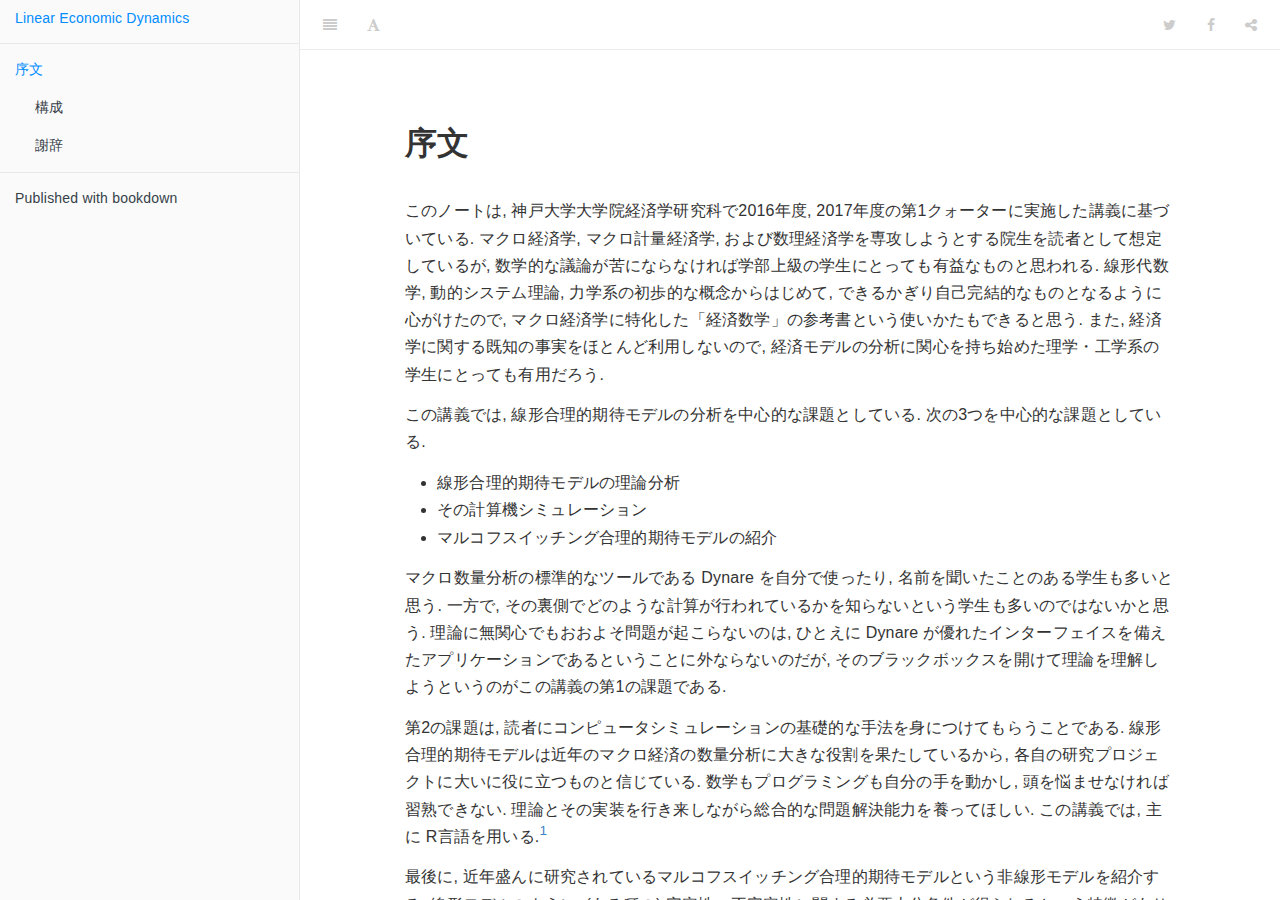
<file: preface.html>
<!DOCTYPE html>
<html >

<head>

  <meta charset="UTF-8">
  <meta http-equiv="X-UA-Compatible" content="IE=edge">
  <title></title>
  <meta name="description" content="">
  <meta name="generator" content="bookdown 0.3.16 and GitBook 2.6.7">

  <meta property="og:title" content="" />
  <meta property="og:type" content="book" />
  
  
  
  

  <meta name="twitter:card" content="summary" />
  <meta name="twitter:title" content="" />
  
  
  




  <meta name="viewport" content="width=device-width, initial-scale=1">
  <meta name="apple-mobile-web-app-capable" content="yes">
  <meta name="apple-mobile-web-app-status-bar-style" content="black">
  
  


<script src="libs/jquery-2.2.3/jquery.min.js"></script>
<link href="libs/gitbook-2.6.7/css/style.css" rel="stylesheet" />
<link href="libs/gitbook-2.6.7/css/plugin-bookdown.css" rel="stylesheet" />
<link href="libs/gitbook-2.6.7/css/plugin-highlight.css" rel="stylesheet" />
<link href="libs/gitbook-2.6.7/css/plugin-search.css" rel="stylesheet" />
<link href="libs/gitbook-2.6.7/css/plugin-fontsettings.css" rel="stylesheet" />










<link rel="stylesheet" href="asset\css\style.css" type="text/css" />
</head>

<body>



  <div class="book without-animation with-summary font-size-2 font-family-1" data-basepath=".">

    <div class="book-summary">
      <nav role="navigation">

<ul class="summary">
<li><a href="./">Linear Economic Dynamics</a></li>

<li class="divider"></li>
<li class="chapter" data-level="" data-path=""><a href="#preface"><i class="fa fa-check"></i>序文</a><ul>
<li class="chapter" data-level="" data-path=""><a href="#e6a78be68890"><i class="fa fa-check"></i>構成</a></li>
<li class="chapter" data-level="" data-path=""><a href="#e8ac9de8be9e"><i class="fa fa-check"></i>謝辞</a></li>
</ul></li>
<li class="divider"></li>
<li><a href="http://led.kenjisato.jp" target="blank">Published with bookdown</a></li>

</ul>

      </nav>
    </div>

    <div class="book-body">
      <div class="body-inner">
        <div class="book-header" role="navigation">
          <h1>
            <i class="fa fa-circle-o-notch fa-spin"></i><a href="./"></a>
          </h1>
        </div>

        <div class="page-wrapper" tabindex="-1" role="main">
          <div class="page-inner">

            <section class="normal" id="section-">
<!--bookdown:title:end-->
<!--bookdown:title:start-->
<div id="preface" class="section level1 unnumbered">
<h1>序文</h1>
<p>このノートは, 神戸大学大学院経済学研究科で2016年度, 2017年度の第1クォーターに実施した講義に基づいている. マクロ経済学, マクロ計量経済学, および数理経済学を専攻しようとする院生を読者として想定しているが, 数学的な議論が苦にならなければ学部上級の学生にとっても有益なものと思われる. 線形代数学, 動的システム理論, 力学系の初歩的な概念からはじめて, できるかぎり自己完結的なものとなるように心がけたので, マクロ経済学に特化した「経済数学」の参考書という使いかたもできると思う. また, 経済学に関する既知の事実をほとんど利用しないので, 経済モデルの分析に関心を持ち始めた理学・工学系の学生にとっても有用だろう.</p>
<p>この講義では, 線形合理的期待モデルの分析を中心的な課題としている. 次の3つを中心的な課題としている.</p>
<ul>
<li>線形合理的期待モデルの理論分析</li>
<li>その計算機シミュレーション</li>
<li>マルコフスイッチング合理的期待モデルの紹介</li>
</ul>
<p>マクロ数量分析の標準的なツールである Dynare を自分で使ったり, 名前を聞いたことのある学生も多いと思う. 一方で, その裏側でどのような計算が行われているかを知らないという学生も多いのではないかと思う. 理論に無関心でもおおよそ問題が起こらないのは, ひとえに Dynare が優れたインターフェイスを備えたアプリケーションであるということに外ならないのだが, そのブラックボックスを開けて理論を理解しようというのがこの講義の第1の課題である.</p>
<p>第2の課題は, 読者にコンピュータシミュレーションの基礎的な手法を身につけてもらうことである. 線形合理的期待モデルは近年のマクロ経済の数量分析に大きな役割を果たしているから, 各自の研究プロジェクトに大いに役に立つものと信じている. 数学もプログラミングも自分の手を動かし, 頭を悩ませなければ習熟できない. 理論とその実装を行き来しながら総合的な問題解決能力を養ってほしい. この講義では, 主に R言語を用いる.<a href="#fn1" class="footnoteRef" id="fnref1"><sup>1</sup></a></p>
<p>最後に, 近年盛んに研究されているマルコフスイッチング合理的期待モデルという非線形モデルを紹介する. 線形モデルのように, (ある種の) 安定性・不安定性に関する必要十分条件が得られるという特徴があり, 理論的に扱いやすい. 金融政策ルールに関するテイラーの条件を緩和できることが知られており, 理論・実証の両面から盛んに研究が進んでいる分野である.</p>
<div id="e6a78be68890" class="section level2 unnumbered">
<h2>構成</h2>
<p>本書は15回 (週2回, 各回90分 × 8週) のクォーター制の講義に合わせて作られている. 原則的には各回1章を順に読み進めていくように構成している. 随所に理解を試す「練習問題」を設けたので, すべての問題に取り組んでほしい.</p>
<p>最初の数章は動的システムの分析に必要な, 学部初年次に習うであろう定義と結果をまとめているだけなので, 多くの読者にとって既知の事柄の羅列になっているはずだ. したがって, 練習問題を解いてみて躓くことがなければ読み飛ばすことができる. ただし, 各章は段階的に難しくなるように配置されているので, 少しでも不安があるようなら一読をお薦めする. また, この分野をすでに知っている読者でなければ関心のある章だけを読むという使い方はできないと思う.</p>
<div id="refintro-" class="section level4 unnumbered">
<h4>第<a href="#intro"><strong>??</strong></a>章: はじめに</h4>
<ul>
<li>どのようなモデルを解きたいか</li>
<li>プログラミング環境の構築</li>
</ul>
</div>
<div id="refcomplexnumbers-" class="section level4 unnumbered">
<h4>第<a href="#complexnumbers"><strong>??</strong></a>章: 複素数</h4>
<ul>
<li>複素数の復習</li>
<li>なぜ複素数が必要なのか</li>
</ul>
</div>
<div id="refmatrix-" class="section level4 unnumbered">
<h4>第<a href="#matrix"><strong>??</strong></a>章: 行列論の復習</h4>
<ul>
<li>行列の復習</li>
<li>行列積と複素数積の類似性</li>
</ul>
</div>
<div id="refeigen-" class="section level4 unnumbered">
<h4>第<a href="#eigen"><strong>??</strong></a>章: 行列の固有値</h4>
<ul>
<li>行列の固有値の復習</li>
<li>線形システム複素固有値の関係を明らかにする</li>
</ul>
</div>
<div id="5-" class="section level4 unnumbered">
<h4>第5章: 固有空間</h4>
</div>
<div id="6-" class="section level4 unnumbered">
<h4>第6章: ジョルダン標準形と線形システムの安定性</h4>
<ul>
<li>ジョルダン標準形</li>
<li>安定性</li>
</ul>
</div>
<div id="7-det-a-neq-0" class="section level4 unnumbered">
<h4>第7章: <span class="math inline">\(\det A \neq 0\)</span></h4>
<ul>
<li><span class="citation">@BlanchardKahn1980</span></li>
</ul>
</div>
<div id="8-" class="section level4 unnumbered">
<h4>第8章: ワイエルシュトラス標準形とデスクリプタシステム</h4>
<ul>
<li><span class="math inline">\(\det A = 0\)</span></li>
</ul>
</div>
<div id="9--a" class="section level4 unnumbered">
<h4>第9章: 一般の <span class="math inline">\(A\)</span></h4>
<ul>
<li>Stock and Watson?</li>
</ul>
</div>
<div id="10-" class="section level4 unnumbered">
<h4>第10章: 数値解法</h4>
<ul>
<li>Schur 分解</li>
<li>QZ 分解</li>
</ul>
</div>
<div id="11-klein-" class="section level4 unnumbered">
<h4>第11章: Klein の方法</h4>
<ul>
<li><span class="citation">@Klein2000</span></li>
</ul>
</div>
<div id="12-sims-" class="section level4 unnumbered">
<h4>第12章: Sims の方法</h4>
</div>
<div id="13-" class="section level4 unnumbered">
<h4>第13章: 確率システム</h4>
</div>
<div id="14-lubik-schorfheide" class="section level4 unnumbered">
<h4>第14章: Lubik-Schorfheide</h4>
</div>
<div id="15-" class="section level4 unnumbered">
<h4>第15章: マルコフスイッチングシステム</h4>
</div>
</div>
<div id="e8ac9de8be9e" class="section level2 unnumbered">
<h2>謝辞</h2>
<p>コロンビア大学の安東宇さんから有益なコメントをいくつかいただいた.</p>
</div>
</div>






<div class="footnotes">
<hr />
<ol start="1">
<li id="fn1"><p><a href="https://www.r-project.org/">R</a> と <a href="https://www.rstudio.com/">RStudio</a> の最新版を各自インストールしてほしい. R言語を選んだ理由は, 計量経済学の学習のために利用したことのある学生が多いだろう考えたからであり, R がシミュレーションのために最適であるとは考えていない. 大変人気のあるプログラミング言語・環境であるから一度は学んでおいて損はないと思う.<a href="#fnref1">↩</a></p></li>
</ol>
</div>
            </section>

          </div>
        </div>
      </div>


    </div>
  </div>
<script src="libs/gitbook-2.6.7/js/app.min.js"></script>
<script src="libs/gitbook-2.6.7/js/lunr.js"></script>
<script src="libs/gitbook-2.6.7/js/plugin-search.js"></script>
<script src="libs/gitbook-2.6.7/js/plugin-sharing.js"></script>
<script src="libs/gitbook-2.6.7/js/plugin-fontsettings.js"></script>
<script src="libs/gitbook-2.6.7/js/plugin-bookdown.js"></script>
<script src="libs/gitbook-2.6.7/js/jquery.highlight.js"></script>
<script>
require(["gitbook"], function(gitbook) {
gitbook.start({
"sharing": {
"github": false,
"facebook": true,
"twitter": true,
"google": false,
"weibo": false,
"instapper": false,
"vk": false,
"all": ["facebook", "google", "twitter", "weibo", "instapaper"]
},
"fontsettings": {
"theme": "white",
"family": "sans",
"size": 2
},
"edit": null,
"download": null,
"toc": {
"collapse": "section",
"scroll_highlight": true
},
"lib_dir": "assets",
"search": false,
"toolbar": {
"position": "fixed"
}
});
});
</script>

<!-- dynamically load mathjax for compatibility with self-contained -->
<script>
  (function () {
    var script = document.createElement("script");
    script.type = "text/javascript";
    script.src  = "https://cdn.mathjax.org/mathjax/latest/MathJax.js?config=TeX-AMS-MML_HTMLorMML";
    if (location.protocol !== "file:" && /^https?:/.test(script.src))
      script.src  = script.src.replace(/^https?:/, '');
    document.getElementsByTagName("head")[0].appendChild(script);
  })();
</script>
</body>

</html>
</file>
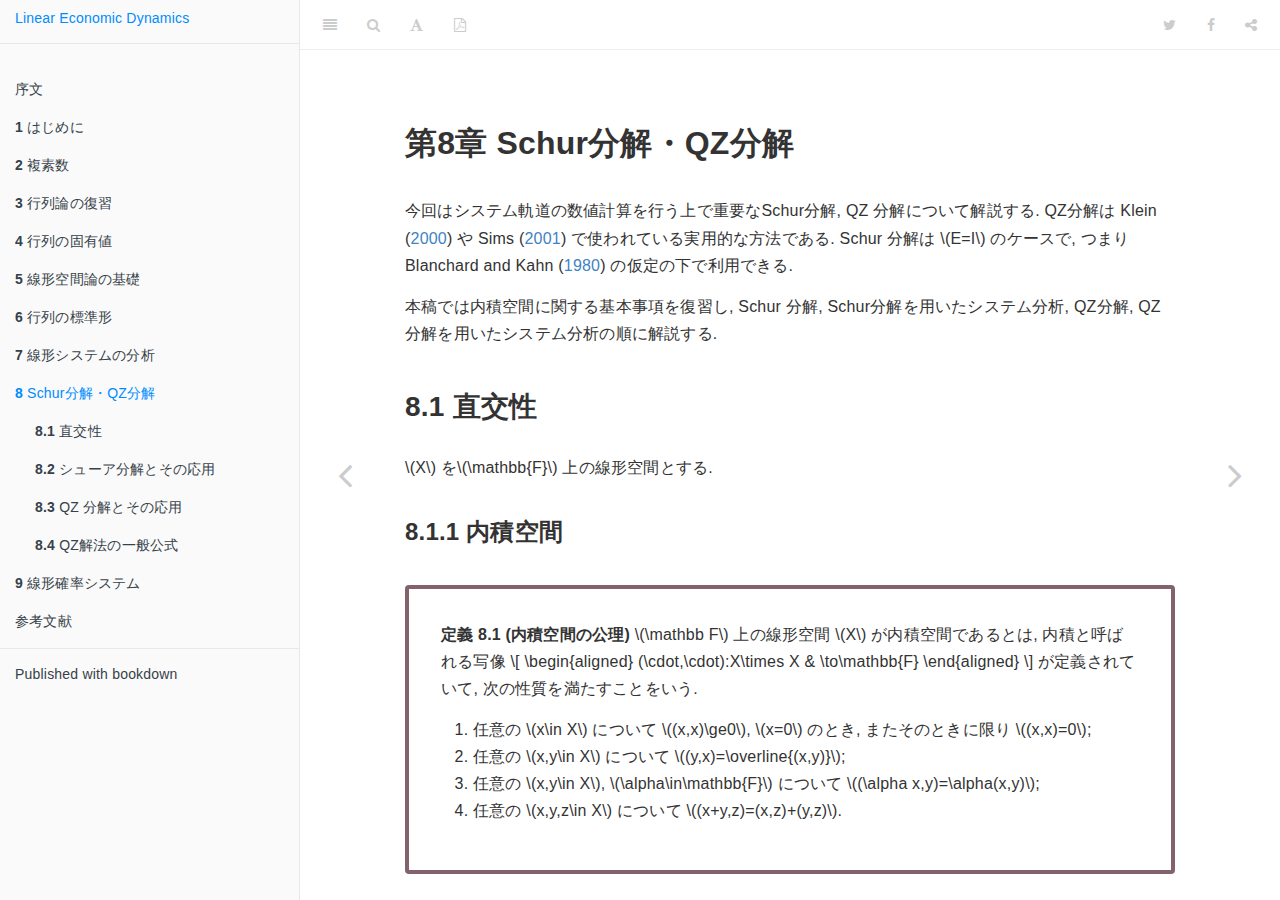
<file: schurqz.html>
<!DOCTYPE html>
<html >

<head>

  <meta charset="UTF-8">
  <meta http-equiv="X-UA-Compatible" content="IE=edge">
  <title>経済動学: 線形編</title>
  <meta content="text/html; charset=UTF-8" http-equiv="Content-Type">
  <meta name="description" content="経済動学 講義ノート">
  <meta name="generator" content="bookdown 0.3 and GitBook 2.6.7">

  <meta property="og:title" content="経済動学: 線形編" />
  <meta property="og:type" content="book" />
  
  
  <meta property="og:description" content="経済動学 講義ノート" />
  <meta name="github-repo" content="kenjisato/led" />

  <meta name="twitter:card" content="summary" />
  <meta name="twitter:title" content="経済動学: 線形編" />
  
  <meta name="twitter:description" content="経済動学 講義ノート" />
  

<meta name="author" content="佐藤 健治">


<meta name="date" content="2017-05-20">

  <meta name="viewport" content="width=device-width, initial-scale=1">
  <meta name="apple-mobile-web-app-capable" content="yes">
  <meta name="apple-mobile-web-app-status-bar-style" content="black">
  
  
<link rel="prev" href="blanchardkahn.html">
<link rel="next" href="section-9.html">

<script src="libs/jquery-2.2.3/jquery.min.js"></script>
<link href="libs/gitbook-2.6.7/css/style.css" rel="stylesheet" />
<link href="libs/gitbook-2.6.7/css/plugin-bookdown.css" rel="stylesheet" />
<link href="libs/gitbook-2.6.7/css/plugin-highlight.css" rel="stylesheet" />
<link href="libs/gitbook-2.6.7/css/plugin-search.css" rel="stylesheet" />
<link href="libs/gitbook-2.6.7/css/plugin-fontsettings.css" rel="stylesheet" />









<style type="text/css">
div.sourceCode { overflow-x: auto; }
table.sourceCode, tr.sourceCode, td.lineNumbers, td.sourceCode {
  margin: 0; padding: 0; vertical-align: baseline; border: none; }
table.sourceCode { width: 100%; line-height: 100%; }
td.lineNumbers { text-align: right; padding-right: 4px; padding-left: 4px; color: #aaaaaa; border-right: 1px solid #aaaaaa; }
td.sourceCode { padding-left: 5px; }
code > span.kw { color: #007020; font-weight: bold; } /* Keyword */
code > span.dt { color: #902000; } /* DataType */
code > span.dv { color: #40a070; } /* DecVal */
code > span.bn { color: #40a070; } /* BaseN */
code > span.fl { color: #40a070; } /* Float */
code > span.ch { color: #4070a0; } /* Char */
code > span.st { color: #4070a0; } /* String */
code > span.co { color: #60a0b0; font-style: italic; } /* Comment */
code > span.ot { color: #007020; } /* Other */
code > span.al { color: #ff0000; font-weight: bold; } /* Alert */
code > span.fu { color: #06287e; } /* Function */
code > span.er { color: #ff0000; font-weight: bold; } /* Error */
code > span.wa { color: #60a0b0; font-weight: bold; font-style: italic; } /* Warning */
code > span.cn { color: #880000; } /* Constant */
code > span.sc { color: #4070a0; } /* SpecialChar */
code > span.vs { color: #4070a0; } /* VerbatimString */
code > span.ss { color: #bb6688; } /* SpecialString */
code > span.im { } /* Import */
code > span.va { color: #19177c; } /* Variable */
code > span.cf { color: #007020; font-weight: bold; } /* ControlFlow */
code > span.op { color: #666666; } /* Operator */
code > span.bu { } /* BuiltIn */
code > span.ex { } /* Extension */
code > span.pp { color: #bc7a00; } /* Preprocessor */
code > span.at { color: #7d9029; } /* Attribute */
code > span.do { color: #ba2121; font-style: italic; } /* Documentation */
code > span.an { color: #60a0b0; font-weight: bold; font-style: italic; } /* Annotation */
code > span.cv { color: #60a0b0; font-weight: bold; font-style: italic; } /* CommentVar */
code > span.in { color: #60a0b0; font-weight: bold; font-style: italic; } /* Information */
</style>

<link rel="stylesheet" href="asset/css/style.css" type="text/css" />
</head>

<body>


  <div class="book without-animation with-summary font-size-2 font-family-1" data-basepath=".">

    <div class="book-summary">
      <nav role="navigation">

<ul class="summary">
<li><a href="./">Linear Economic Dynamics</a></li>

<li class="divider"></li>
<li><a href="index.html#top-page"></a></li>
<li class="chapter" data-level="" data-path="preface.html"><a href="preface.html"><i class="fa fa-check"></i>序文</a><ul>
<li class="chapter" data-level="" data-path="preface.html"><a href="preface.html#e6a78be68890"><i class="fa fa-check"></i>構成</a></li>
<li class="chapter" data-level="" data-path="preface.html"><a href="preface.html#e8ac9de8be9e"><i class="fa fa-check"></i>謝辞</a></li>
</ul></li>
<li class="chapter" data-level="1" data-path="intro.html"><a href="intro.html"><i class="fa fa-check"></i><b>1</b> はじめに</a><ul>
<li class="chapter" data-level="1.1" data-path="intro.html"><a href="intro.html#intro-economic-dynamics"><i class="fa fa-check"></i><b>1.1</b> 経済動学</a></li>
<li class="chapter" data-level="1.2" data-path="intro.html"><a href="intro.html#intro-target-model"><i class="fa fa-check"></i><b>1.2</b> 対象とするモデル</a><ul>
<li class="chapter" data-level="1.2.1" data-path="intro.html"><a href="intro.html#intro-deterministic"><i class="fa fa-check"></i><b>1.2.1</b> 決定論モデル</a></li>
<li class="chapter" data-level="1.2.2" data-path="intro.html"><a href="intro.html#intro-control-theory"><i class="fa fa-check"></i><b>1.2.2</b> 制御理論との違い</a></li>
<li class="chapter" data-level="1.2.3" data-path="intro.html"><a href="intro.html#intro-stability-determinacy"><i class="fa fa-check"></i><b>1.2.3</b> 安定性と決定性</a></li>
<li class="chapter" data-level="1.2.4" data-path="intro.html"><a href="intro.html#intro-RE"><i class="fa fa-check"></i><b>1.2.4</b> 合理的期待モデル</a></li>
<li class="chapter" data-level="1.2.5" data-path="intro.html"><a href="intro.html#intro-MSRE"><i class="fa fa-check"></i><b>1.2.5</b> マルコフスイッチングモデル</a></li>
</ul></li>
<li class="chapter" data-level="1.3" data-path="intro.html"><a href="intro.html#intro-programing"><i class="fa fa-check"></i><b>1.3</b> プログラミング環境</a><ul>
<li class="chapter" data-level="1.3.1" data-path="intro.html"><a href="intro.html#intro-rstudio"><i class="fa fa-check"></i><b>1.3.1</b> RStudio</a></li>
<li class="chapter" data-level="1.3.2" data-path="intro.html"><a href="intro.html#intro-prepare"><i class="fa fa-check"></i><b>1.3.2</b> 準備</a></li>
<li class="chapter" data-level="1.3.3" data-path="intro.html"><a href="intro.html#section-1.3.3"><i class="fa fa-check"></i><b>1.3.3</b> パッケージ</a></li>
</ul></li>
</ul></li>
<li class="chapter" data-level="2" data-path="complexnumbers.html"><a href="complexnumbers.html"><i class="fa fa-check"></i><b>2</b> 複素数</a><ul>
<li class="chapter" data-level="2.1" data-path="complexnumbers.html"><a href="complexnumbers.html#section-2.1"><i class="fa fa-check"></i><b>2.1</b> はじめに</a></li>
<li class="chapter" data-level="2.2" data-path="complexnumbers.html"><a href="complexnumbers.html#section-2.2"><i class="fa fa-check"></i><b>2.2</b> 複素数</a></li>
<li class="chapter" data-level="2.3" data-path="complexnumbers.html"><a href="complexnumbers.html#imaginary-plane"><i class="fa fa-check"></i><b>2.3</b> 複素平面（imaginary plane）</a></li>
<li class="chapter" data-level="2.4" data-path="complexnumbers.html"><a href="complexnumbers.html#r-"><i class="fa fa-check"></i><b>2.4</b> R コード</a><ul>
<li class="chapter" data-level="" data-path="complexnumbers.html"><a href="complexnumbers.html#e59b9be58987e6bc94e7ae97"><i class="fa fa-check"></i>四則演算</a></li>
<li class="chapter" data-level="" data-path="complexnumbers.html"><a href="complexnumbers.html#e8a487e7b4a0e5b9b3e99da2e4b88ae381aee59bb3e7a4ba"><i class="fa fa-check"></i>複素平面上の図示</a></li>
</ul></li>
<li class="chapter" data-level="2.5" data-path="complexnumbers.html"><a href="complexnumbers.html#section-2.5"><i class="fa fa-check"></i><b>2.5</b> 極形式</a></li>
<li class="chapter" data-level="2.6" data-path="complexnumbers.html"><a href="complexnumbers.html#section-2.6"><i class="fa fa-check"></i><b>2.6</b> 共役複素数</a></li>
<li class="chapter" data-level="2.7" data-path="complexnumbers.html"><a href="complexnumbers.html#complexramsey"><i class="fa fa-check"></i><b>2.7</b> 補遺：ラムゼーモデル</a></li>
</ul></li>
<li class="chapter" data-level="3" data-path="matrix.html"><a href="matrix.html"><i class="fa fa-check"></i><b>3</b> 行列論の復習</a><ul>
<li class="chapter" data-level="3.1" data-path="matrix.html"><a href="matrix.html#section-3.1"><i class="fa fa-check"></i><b>3.1</b> 行列の形</a></li>
<li class="chapter" data-level="3.2" data-path="matrix.html"><a href="matrix.html#matrix-operation"><i class="fa fa-check"></i><b>3.2</b> 行列の演算</a></li>
<li class="chapter" data-level="3.3" data-path="matrix.html"><a href="matrix.html#section-3.3"><i class="fa fa-check"></i><b>3.3</b> 線形方程式</a><ul>
<li class="chapter" data-level="3.3.1" data-path="matrix.html"><a href="matrix.html#section-3.3.1"><i class="fa fa-check"></i><b>3.3.1</b> 線形連立方程式の変形</a></li>
<li class="chapter" data-level="3.3.2" data-path="matrix.html"><a href="matrix.html#section-3.3.2"><i class="fa fa-check"></i><b>3.3.2</b> 行基本変形</a></li>
<li class="chapter" data-level="3.3.3" data-path="matrix.html"><a href="matrix.html#section-3.3.3"><i class="fa fa-check"></i><b>3.3.3</b> 列基本変形</a></li>
<li class="chapter" data-level="3.3.4" data-path="matrix.html"><a href="matrix.html#section-3.3.4"><i class="fa fa-check"></i><b>3.3.4</b> 初等変形</a></li>
</ul></li>
<li class="chapter" data-level="3.4" data-path="matrix.html"><a href="matrix.html#r--1"><i class="fa fa-check"></i><b>3.4</b> R コード</a><ul>
<li class="chapter" data-level="3.4.1" data-path="matrix.html"><a href="matrix.html#section-3.4.1"><i class="fa fa-check"></i><b>3.4.1</b> 行列の定義</a></li>
<li class="chapter" data-level="3.4.2" data-path="matrix.html"><a href="matrix.html#section-3.4.2"><i class="fa fa-check"></i><b>3.4.2</b> 要素の取得</a></li>
<li class="chapter" data-level="3.4.3" data-path="matrix.html"><a href="matrix.html#section-3.4.3"><i class="fa fa-check"></i><b>3.4.3</b> 行列の演算・関数</a></li>
</ul></li>
</ul></li>
<li class="chapter" data-level="4" data-path="eigen.html"><a href="eigen.html"><i class="fa fa-check"></i><b>4</b> 行列の固有値</a><ul>
<li class="chapter" data-level="4.1" data-path="eigen.html"><a href="eigen.html#section-4.1"><i class="fa fa-check"></i><b>4.1</b> 行列式</a><ul>
<li class="chapter" data-level="4.1.1" data-path="eigen.html"><a href="eigen.html#section-4.1.1"><i class="fa fa-check"></i><b>4.1.1</b> 置換</a></li>
<li class="chapter" data-level="4.1.2" data-path="eigen.html"><a href="eigen.html#section-4.1.2"><i class="fa fa-check"></i><b>4.1.2</b> 行列式の定義</a></li>
<li class="chapter" data-level="4.1.3" data-path="eigen.html"><a href="eigen.html#section-4.1.3"><i class="fa fa-check"></i><b>4.1.3</b> 行列式の意味</a></li>
</ul></li>
<li class="chapter" data-level="4.2" data-path="eigen.html"><a href="eigen.html#section-4.2"><i class="fa fa-check"></i><b>4.2</b> 固有値と固有ベクトル</a></li>
<li class="chapter" data-level="4.3" data-path="eigen.html"><a href="eigen.html#section-4.3"><i class="fa fa-check"></i><b>4.3</b> 対角化</a><ul>
<li class="chapter" data-level="4.3.1" data-path="eigen.html"><a href="eigen.html#section-4.3.1"><i class="fa fa-check"></i><b>4.3.1</b> 計算方法の確認</a></li>
<li class="chapter" data-level="4.3.2" data-path="eigen.html"><a href="eigen.html#section-4.3.2"><i class="fa fa-check"></i><b>4.3.2</b> 例題</a></li>
<li class="chapter" data-level="4.3.3" data-path="eigen.html"><a href="eigen.html#section-4.3.3"><i class="fa fa-check"></i><b>4.3.3</b> 複素数の行列表現</a></li>
<li class="chapter" data-level="4.3.4" data-path="eigen.html"><a href="eigen.html#section-4.3.4"><i class="fa fa-check"></i><b>4.3.4</b> 実対角化</a></li>
</ul></li>
<li class="chapter" data-level="4.4" data-path="eigen.html"><a href="eigen.html#section-4.4"><i class="fa fa-check"></i><b>4.4</b> 線形動学方程式と固有値</a></li>
<li class="chapter" data-level="4.5" data-path="eigen.html"><a href="eigen.html#section-4.5"><i class="fa fa-check"></i><b>4.5</b> ラムゼーモデルと固有値</a></li>
<li class="chapter" data-level="4.6" data-path="eigen.html"><a href="eigen.html#r--2"><i class="fa fa-check"></i><b>4.6</b> R コード</a></li>
</ul></li>
<li class="chapter" data-level="5" data-path="linspace.html"><a href="linspace.html"><i class="fa fa-check"></i><b>5</b> 線形空間論の基礎</a><ul>
<li class="chapter" data-level="5.1" data-path="linspace.html"><a href="linspace.html#linspace-definition"><i class="fa fa-check"></i><b>5.1</b> 線形空間</a></li>
<li class="chapter" data-level="5.2" data-path="linspace.html"><a href="linspace.html#linspace-subspace"><i class="fa fa-check"></i><b>5.2</b> 線形部分空間</a></li>
<li class="chapter" data-level="5.3" data-path="linspace.html"><a href="linspace.html#linspace-independence"><i class="fa fa-check"></i><b>5.3</b> 1次独立性</a></li>
<li class="chapter" data-level="5.4" data-path="linspace.html"><a href="linspace.html#linspace-linearmap"><i class="fa fa-check"></i><b>5.4</b> 線形写像</a><ul>
<li class="chapter" data-level="5.4.1" data-path="linspace.html"><a href="linspace.html#section-5.4.1"><i class="fa fa-check"></i><b>5.4.1</b> 基本的な定義の復習</a></li>
<li class="chapter" data-level="" data-path="linspace.html"><a href="linspace.html#e5838fe383bbe98086e5838f"><i class="fa fa-check"></i>像・逆像</a></li>
<li class="chapter" data-level="5.4.2" data-path="linspace.html"><a href="linspace.html#section-5.4.2"><i class="fa fa-check"></i><b>5.4.2</b> 線形性</a></li>
<li class="chapter" data-level="5.4.3" data-path="linspace.html"><a href="linspace.html#section-5.4.3"><i class="fa fa-check"></i><b>5.4.3</b> 像空間，核，商空間</a></li>
<li class="chapter" data-level="5.4.4" data-path="linspace.html"><a href="linspace.html#section-5.4.4"><i class="fa fa-check"></i><b>5.4.4</b> 座標</a></li>
</ul></li>
<li class="chapter" data-level="5.5" data-path="linspace.html"><a href="linspace.html#linspace-matrix"><i class="fa fa-check"></i><b>5.5</b> 行列</a><ul>
<li class="chapter" data-level="5.5.1" data-path="linspace.html"><a href="linspace.html#section-5.5.1"><i class="fa fa-check"></i><b>5.5.1</b> 線形写像の表現としての行列</a></li>
<li class="chapter" data-level="5.5.2" data-path="linspace.html"><a href="linspace.html#section-5.5.2"><i class="fa fa-check"></i><b>5.5.2</b> 基底の変換</a></li>
</ul></li>
<li class="chapter" data-level="5.6" data-path="linspace.html"><a href="linspace.html#linspace-invariant"><i class="fa fa-check"></i><b>5.6</b> 不変部分空間</a><ul>
<li class="chapter" data-level="5.6.1" data-path="linspace.html"><a href="linspace.html#section-5.6.1"><i class="fa fa-check"></i><b>5.6.1</b> ブロック対角化</a></li>
<li class="chapter" data-level="5.6.2" data-path="linspace.html"><a href="linspace.html#section-5.6.2"><i class="fa fa-check"></i><b>5.6.2</b> 固有値分解</a></li>
</ul></li>
</ul></li>
<li class="chapter" data-level="6" data-path="section-6.html"><a href="section-6.html"><i class="fa fa-check"></i><b>6</b> 行列の標準形</a><ul>
<li class="chapter" data-level="6.1" data-path="section-6.html"><a href="section-6.html#section-6.1"><i class="fa fa-check"></i><b>6.1</b> 一般固有空間への分解</a><ul>
<li class="chapter" data-level="6.1.1" data-path="section-6.html"><a href="section-6.html#section-6.1.1"><i class="fa fa-check"></i><b>6.1.1</b> ハミルトン・ケーリーの定理</a></li>
<li class="chapter" data-level="6.1.2" data-path="section-6.html"><a href="section-6.html#section-6.1.2"><i class="fa fa-check"></i><b>6.1.2</b> 最小多項式</a></li>
<li class="chapter" data-level="6.1.3" data-path="complexnumbers.html"><a href="complexnumbers.html#-1"><i class="fa fa-check"></i><b>6.1.3</b> 一般固有空間への分解</a></li>
</ul></li>
<li class="chapter" data-level="6.2" data-path="section-6.html"><a href="section-6.html#section-6.2"><i class="fa fa-check"></i><b>6.2</b> 一般化固有値問題</a><ul>
<li class="chapter" data-level="6.2.1" data-path="section-6.html"><a href="section-6.html#section-6.2.1"><i class="fa fa-check"></i><b>6.2.1</b> 一般化固有値</a></li>
</ul></li>
<li class="chapter" data-level="6.3" data-path="section-6.html"><a href="section-6.html#section-6.3"><i class="fa fa-check"></i><b>6.3</b> ハミルトン・ケーリーの定理の証明</a></li>
<li class="chapter" data-level="6.4" data-path="section-6.html"><a href="section-6.html#section-6.4"><i class="fa fa-check"></i><b>6.4</b> ワイエルシュトラス標準形の導出</a></li>
</ul></li>
<li class="chapter" data-level="7" data-path="blanchardkahn.html"><a href="blanchardkahn.html"><i class="fa fa-check"></i><b>7</b> 線形システムの分析</a><ul>
<li class="chapter" data-level="7.1" data-path="blanchardkahn.html"><a href="blanchardkahn.html#section-7.1"><i class="fa fa-check"></i><b>7.1</b> 行列公式</a><ul>
<li class="chapter" data-level="7.1.1" data-path="blanchardkahn.html"><a href="blanchardkahn.html#section-7.1.1"><i class="fa fa-check"></i><b>7.1.1</b> 逆行列公式</a></li>
<li class="chapter" data-level="7.1.2" data-path="blanchardkahn.html"><a href="blanchardkahn.html#section-7.1.2"><i class="fa fa-check"></i><b>7.1.2</b> シルベスタ方程式</a></li>
</ul></li>
<li class="chapter" data-level="7.2" data-path="blanchardkahn.html"><a href="blanchardkahn.html#blanchard-kahn-case"><i class="fa fa-check"></i><b>7.2</b> <span class="math inline">\(E=I\)</span> のケース</a><ul>
<li class="chapter" data-level="" data-path="blanchardkahn.html"><a href="blanchardkahn.html#e59bb3e8a7a3"><i class="fa fa-check"></i>図解</a></li>
</ul></li>
<li class="chapter" data-level="7.3" data-path="blanchardkahn.html"><a href="blanchardkahn.html#e-neq-i-"><i class="fa fa-check"></i><b>7.3</b> <span class="math inline">\(E \neq I\)</span> のケース</a><ul>
<li class="chapter" data-level="7.3.1" data-path="blanchardkahn.html"><a href="blanchardkahn.html#section-7.3.1"><i class="fa fa-check"></i><b>7.3.1</b> アイデア</a></li>
<li class="chapter" data-level="7.3.2" data-path="blanchardkahn.html"><a href="blanchardkahn.html#section-7.3.2"><i class="fa fa-check"></i><b>7.3.2</b> 解の存在と一意性</a></li>
<li class="chapter" data-level="7.3.3" data-path="blanchardkahn.html"><a href="blanchardkahn.html#u-"><i class="fa fa-check"></i><b>7.3.3</b> <span class="math inline">\(u\)</span> の特定化</a></li>
</ul></li>
</ul></li>
<li class="chapter" data-level="8" data-path="schurqz.html"><a href="schurqz.html"><i class="fa fa-check"></i><b>8</b> Schur分解・QZ分解</a><ul>
<li class="chapter" data-level="8.1" data-path="schurqz.html"><a href="schurqz.html#section-8.1"><i class="fa fa-check"></i><b>8.1</b> 直交性</a><ul>
<li class="chapter" data-level="8.1.1" data-path="schurqz.html"><a href="schurqz.html#section-8.1.1"><i class="fa fa-check"></i><b>8.1.1</b> 内積空間</a></li>
<li class="chapter" data-level="8.1.2" data-path="schurqz.html"><a href="schurqz.html#section-8.1.2"><i class="fa fa-check"></i><b>8.1.2</b> 内積空間と基底</a></li>
<li class="chapter" data-level="8.1.3" data-path="schurqz.html"><a href="schurqz.html#section-8.1.3"><i class="fa fa-check"></i><b>8.1.3</b> 内積空間のノルム</a></li>
<li class="chapter" data-level="8.1.4" data-path="schurqz.html"><a href="schurqz.html#section-8.1.4"><i class="fa fa-check"></i><b>8.1.4</b> グラム・シュミットの直交化法</a></li>
</ul></li>
<li class="chapter" data-level="8.2" data-path="schurqz.html"><a href="schurqz.html#section-8.2"><i class="fa fa-check"></i><b>8.2</b> シューア分解とその応用</a><ul>
<li class="chapter" data-level="8.2.1" data-path="schurqz.html"><a href="schurqz.html#section-8.2.1"><i class="fa fa-check"></i><b>8.2.1</b> シューア分解</a></li>
<li class="chapter" data-level="8.2.2" data-path="schurqz.html"><a href="schurqz.html#section-8.2.2"><i class="fa fa-check"></i><b>8.2.2</b> システム分析への応用</a></li>
<li class="chapter" data-level="8.2.3" data-path="schurqz.html"><a href="schurqz.html#u_t1phi-u_t"><i class="fa fa-check"></i><b>8.2.3</b> <span class="math inline">\(u_{t+1}=\Phi u_{t}\)</span></a></li>
<li class="chapter" data-level="8.2.4" data-path="schurqz.html"><a href="schurqz.html#schur"><i class="fa fa-check"></i><b>8.2.4</b> 実Schur分解</a></li>
</ul></li>
<li class="chapter" data-level="8.3" data-path="schurqz.html"><a href="schurqz.html#qz-"><i class="fa fa-check"></i><b>8.3</b> QZ 分解とその応用</a><ul>
<li class="chapter" data-level="8.3.1" data-path="intro.html"><a href="intro.html#qz"><i class="fa fa-check"></i><b>8.3.1</b> QZ分解</a></li>
<li class="chapter" data-level="8.3.2" data-path="complexnumbers.html"><a href="complexnumbers.html#-1"><i class="fa fa-check"></i><b>8.3.2</b> システム分析への応用</a></li>
</ul></li>
<li class="chapter" data-level="8.4" data-path="intro.html"><a href="intro.html#qz"><i class="fa fa-check"></i><b>8.4</b> QZ解法の一般公式</a></li>
</ul></li>
<li class="chapter" data-level="9" data-path="section-9.html"><a href="section-9.html"><i class="fa fa-check"></i><b>9</b> 線形確率システム</a><ul>
<li class="chapter" data-level="9.1" data-path="section-9.html"><a href="section-9.html#klein2000-"><i class="fa fa-check"></i><b>9.1</b> <span class="citation">Klein (<a href="#ref-Klein2000">2000</a>)</span> の方法</a><ul>
<li class="chapter" data-level="" data-path="section-9.html"><a href="section-9.html#ar"><i class="fa fa-check"></i>ARショック</a></li>
</ul></li>
<li class="chapter" data-level="9.2" data-path="section-9.html"><a href="section-9.html#section-9.2"><i class="fa fa-check"></i><b>9.2</b> 確率過程について</a><ul>
<li class="chapter" data-level="9.2.1" data-path="section-9.html"><a href="section-9.html#section-9.2.1"><i class="fa fa-check"></i><b>9.2.1</b> 確率変数</a></li>
<li class="chapter" data-level="9.2.2" data-path="section-9.html"><a href="section-9.html#section-9.2.2"><i class="fa fa-check"></i><b>9.2.2</b> 期待値</a></li>
<li class="chapter" data-level="9.2.3" data-path="section-9.html"><a href="section-9.html#section-9.2.3"><i class="fa fa-check"></i><b>9.2.3</b> 条件付き期待値</a></li>
<li class="chapter" data-level="9.2.4" data-path="section-9.html"><a href="section-9.html#section-9.2.4"><i class="fa fa-check"></i><b>9.2.4</b> 確率過程</a></li>
</ul></li>
</ul></li>
<li class="chapter" data-level="" data-path="e58f82e88083e69687e78cae.html"><a href="e58f82e88083e69687e78cae.html"><i class="fa fa-check"></i>参考文献</a></li>
<li class="divider"></li>
<li><a href="http://led.kenjisato.jp" target="blank">Published with bookdown</a></li>

</ul>

      </nav>
    </div>

    <div class="book-body">
      <div class="body-inner">
        <div class="book-header" role="navigation">
          <h1>
            <i class="fa fa-circle-o-notch fa-spin"></i><a href="./">経済動学: 線形編</a>
          </h1>
        </div>

        <div class="page-wrapper" tabindex="-1" role="main">
          <div class="page-inner">

            <section class="normal" id="section-">
<div id="schurqz" class="section level1">
<h1><span class="header-section-number">第8章</span> Schur分解・QZ分解</h1>
<p>今回はシステム軌道の数値計算を行う上で重要なSchur分解, QZ 分解について解説する. QZ分解は <span class="citation">Klein (<a href="#ref-Klein2000">2000</a>)</span> や <span class="citation">Sims (<a href="#ref-Sims2001">2001</a>)</span> で使われている実用的な方法である. Schur 分解は <span class="math inline">\(E=I\)</span> のケースで, つまり <span class="citation">Blanchard and Kahn (<a href="#ref-BlanchardKahn1980">1980</a>)</span> の仮定の下で利用できる.</p>
<p>本稿では内積空間に関する基本事項を復習し, Schur 分解, Schur分解を用いたシステム分析, QZ分解, QZ分解を用いたシステム分析の順に解説する.</p>
<div id="section-8.1" class="section level2">
<h2><span class="header-section-number">8.1</span> 直交性</h2>
<p><span class="math inline">\(X\)</span> を<span class="math inline">\(\mathbb{F}\)</span> 上の線形空間とする.</p>
<div id="section-8.1.1" class="section level3">
<h3><span class="header-section-number">8.1.1</span> 内積空間</h3>

<div class="definition">
<p><span id="def:unnamed-chunk-167" class="definition"><strong>定義 8.1  (内積空間の公理) </strong></span><span class="math inline">\(\mathbb F\)</span> 上の線形空間 <span class="math inline">\(X\)</span> が内積空間であるとは, 内積と呼ばれる写像 <span class="math display">\[
\begin{aligned}
(\cdot,\cdot):X\times X &amp; \to\mathbb{F}
\end{aligned}
\]</span> が定義されていて, 次の性質を満たすことをいう.</p>
<ol style="list-style-type: decimal">
<li>任意の <span class="math inline">\(x\in X\)</span> について <span class="math inline">\((x,x)\ge0\)</span>, <span class="math inline">\(x=0\)</span> のとき, またそのときに限り <span class="math inline">\((x,x)=0\)</span>;</li>
<li>任意の <span class="math inline">\(x,y\in X\)</span> について <span class="math inline">\((y,x)=\overline{(x,y)}\)</span>;</li>
<li>任意の <span class="math inline">\(x,y\in X\)</span>, <span class="math inline">\(\alpha\in\mathbb{F}\)</span> について <span class="math inline">\((\alpha x,y)=\alpha(x,y)\)</span>;</li>
<li>任意の <span class="math inline">\(x,y,z\in X\)</span> について <span class="math inline">\((x+y,z)=(x,z)+(y,z)\)</span>.</li>
</ol>
</div>
<p></p>

<div class="example">
<span id="ex:unnamed-chunk-168" class="example"><strong>例 8.1 </strong></span><span class="math inline">\(X=\mathbb{C}^{n}\)</span> とする. <span class="math inline">\(X\)</span>に <span class="math display">\[
(x,y):=\sum_{k=1}^{n}x_{k}\bar{y}_{k}=y^{*}x
\]</span> を導入した空間は内積空間の公理を満たす.
</div>
<p></p>

<div class="example">
<span id="ex:unnamed-chunk-169" class="example"><strong>例 8.2 </strong></span>分散有限な<span class="math inline">\(\mathbb{R}^{n}\)</span>値確率変数全体からなる線形空間 <span class="math inline">\(L^{2}(\mathbb{R}^{n};P)\)</span> に <span class="math display">\[
(x,y):=\mathbb{E}\left[y^{\top}x\right]:=\int_{\mathbb{R}^{n}}y(\omega)^{\top}x(\omega)P(d\omega).
\]</span> を導入すると, <span class="math inline">\(L^{2}(\mathbb{R}^{n};P)\)</span> は内積空間になる.
</div>
<p></p>

<div class="definition">
<span id="def:unnamed-chunk-170" class="definition"><strong>定義 8.2 </strong></span><span class="math inline">\(X\)</span> を内積空間とする. <span class="math inline">\(x,y\in X\)</span> が <span class="math inline">\((x,y)=0\)</span> を満たすとき, <span class="math inline">\(x\)</span> と <span class="math inline">\(y\)</span> は直交しているといい, <span class="math inline">\(x\perp y\)</span> と書く.
</div>
<p></p>

<div class="definition">
<span id="def:unnamed-chunk-171" class="definition"><strong>定義 8.3 </strong></span><span class="math inline">\(X\)</span> を有限次元の内積空間とする. <span class="math inline">\(X\)</span> の基底 <span class="math inline">\(\{v_{1},\dots,v_{n}\}\)</span> が <span class="math display">\[
\begin{aligned}
\|v_{i}\|=1, &amp; \quad i=1,\dots,n\\
v_{i}\perp v_{j} &amp; \quad i\neq j
\end{aligned}
\]</span> を満たすとき, <span class="math inline">\(\{v_{1},\dots,v_{n}\}\)</span> を正規直交基底であるという.
</div>
<p></p>

<div class="definition">
<span id="def:unnamed-chunk-172" class="definition"><strong>定義 8.4 </strong></span>部分空間 <span class="math inline">\(M\)</span> の直交補空間 <span class="math inline">\(M^{\perp}\)</span>とは <span class="math display">\[
M^{\perp}:=\left\{ x\in X\ \mid\ m\perp x\ \forall m\in M\right\} 
\]</span> のことである. あるいは, 全空間を明示して<span class="math inline">\(X\ominus M\)</span> と書く.
</div>
<p></p>
</div>
<div id="section-8.1.2" class="section level3">
<h3><span class="header-section-number">8.1.2</span> 内積空間と基底</h3>
<p><span class="math inline">\(X\)</span> を有限次元の内積空間とする. 内積は基底とは無関係に定義されるものであることに注意する.</p>
<p>内積空間 <span class="math inline">\(X\)</span> に基底を導入し, 内積の座標表現を調べてみよう. <span class="math inline">\(V = [v_1\ \cdots\ v_n ]\)</span> をある正規直交基底とする. このとき, ベクトル <span class="math inline">\(x, y \in X\)</span></p>
<p><span class="math display">\[
\begin{aligned}
  x &amp;= x_1^V v_1 + \cdots + x_n^V v_n, \quad 
     x^V = (x_1^V, \dots, x_n^V)^\top  \in \mathbb F^n \\
  y &amp;= y_1^V v_1 + \cdots + y_n^V v_n, \quad
     y^V = (y_1^V, \dots, y_n^V)^\top \in \mathbb F
\end{aligned}
\]</span></p>
<p>について</p>
<p><span class="math display">\[
  (x, y) = \sum_{k = 1}^n x_k^V \bar{y}_k^V = (y^V)^* (x^V)
\]</span> が成り立つことに注意せよ。我々がよく知っている内積の定義は, 正規直交基底を導入することで自然に導かれるものである.</p>
<p>ベクトルの組 <span class="math inline">\(W = [w_1\ \cdots\ w_n]\)</span> を正規直交基底とは限らない一般の基底,</p>
<p><span class="math display">\[
\begin{aligned}
  x &amp;= x_1^W W_1 + \cdots + x_n^W W_n, \quad 
     x^W = (x_1^W, \dots, x_n^W)^\top  \in \mathbb F^n \\
  y &amp;= y_1^W W_1 + \cdots + y_n^W W_n, \quad
     y^W = (y_1^W, \dots, y_n^W)^\top \in \mathbb F
\end{aligned}
\]</span></p>
<p><span class="math display">\[
  (x, y) 
    = \sum_{i = 1}^n \sum_{j = 1}^n
        x_i^W \bar{y}_j^W (w_i, w_j)
    = (y^W)^* G^W (x^W)
\]</span> ただし <span class="math display">\[
  G^W = \begin{bmatrix}
    (w_1, w_1) &amp; \cdots &amp; (w_1, w_n) \\
    \vdots     &amp; \ddots &amp; \vdots \\
    (w_n, w_1) &amp; \cdots &amp; (w_n, w_n) 
   \end{bmatrix}
\]</span> とした. <span class="math inline">\(G^W\)</span> はHermite行列である. 基底の内積からなる <span class="math inline">\(G^W\)</span> のような行列を Gram行列と呼ぶ. Gram行列は必ず正定値行列になる. 実際,</p>
<p><span class="math display">\[
  (x^W)^*G^W x^W = (x, x) \ge 0,
\]</span> 等号が成立するのは <span class="math inline">\(x = 0\)</span> のときのみである.<br />
逆に, 正定置行列 <span class="math inline">\(A\)</span> が与えられたとき, <span class="math inline">\((\xi, \eta) \mapsto \eta^*A\xi\)</span> は <span class="math inline">\(\mathbb F^n\)</span> の内積である.</p>
<p>次に, 転置行列（共役転置行列）を線形空間において特徴づけしよう.</p>

<div class="definition">
<span id="def:unnamed-chunk-173" class="definition"><strong>定義 8.5 </strong></span><span class="math inline">\(X\)</span>, <span class="math inline">\(Y\)</span> を内積空間とする. 線形写像 <span class="math inline">\(f:X\to Y\)</span> の随伴写像 <span class="math inline">\(f^{*}:Y\to X\)</span> とは, 任意の <span class="math inline">\(x\in X\)</span> と <span class="math inline">\(y\in Y\)</span> について <span class="math display">\[
(fx,y)_{Y}=(x,f^{*}y)_{X}
\]</span> が成り立つ線形写像のことである.
</div>
<p></p>
<p><span class="math inline">\(\mathbb F^n\)</span> に通常の内積を導入したときに, 共役転置行列 <span class="math inline">\(A^*\)</span> が上の性質を満たしていることを確認せよ.</p>
</div>
<div id="section-8.1.3" class="section level3">
<h3><span class="header-section-number">8.1.3</span> 内積空間のノルム</h3>
内積空間には「ベクトルの長さ」を表すノルム関数が自然に定義される. 
<div class="definition">
<p><span id="def:unnamed-chunk-174" class="definition"><strong>定義 8.6  (内積によって導入されるノルム) </strong></span> <span class="math inline">\(X\)</span> を内積空間とする. 写像 <span class="math inline">\(\|\cdot\|:X\to\mathbb{R}_{+}\)</span> <span class="math display">\[
\begin{aligned}
\|\cdot\|:X &amp; \to\mathbb{R}_{+}\\
x &amp; \mapsto\sqrt{(x,x)}
\end{aligned}
\]</span> は次の性質をもつ.</p>
<ol style="list-style-type: decimal">
<li><span class="math inline">\(x=0\)</span> のとき, またそのときに限り <span class="math inline">\(\|x\|=0\)</span>;</li>
<li>任意の <span class="math inline">\(x\in X\)</span>, <span class="math inline">\(\alpha\in\mathbb{F}\)</span> に対して, <span class="math inline">\(\|\alpha x\|=|\alpha|\|x\|\)</span>;</li>
<li>任意の <span class="math inline">\(x,y\in X\)</span> に対して, <span class="math inline">\(\|x+y\|\le\|x\|+\|y\|\)</span>;</li>
</ol>
このような性質を持つ関数をノルムと呼ぶ. 内積空間には自然なノルムが存在する.
</div>
<p></p>
<p>ノルム関数は内積とは無関係に定義できるものである. 内積空間とは限らない線形空間にノルムを導入した空間をノルム空間という.</p>
<p>内積から導入されたノルムが3つ目の性質（三角不等式と呼ばれる）を満たすことは証明が必要である. まず, 次の定理を紹介する.</p>

<div class="theorem">
<span id="thm:unnamed-chunk-175" class="theorem"><strong>定理 8.1  (コーシー・シュワルツ) </strong></span><span class="math inline">\(X\)</span> を内積空間とする. 任意の <span class="math inline">\(x,y\in X\)</span> について
<span class="math display">\[\begin{equation}
\left|(x,y)\right|\le\|x\|\|y\|  (\#eq:eq:uni-cs)
\end{equation}\]</span>
が成り立つ. <span class="math inline">\(x\)</span> と <span class="math inline">\(y\)</span> が1次従属のとき, またそのときに限り等号が成立する.
</div>
<p></p>

<div class="proof">
<span class="proof"><em>証明. </em></span> <span class="math inline">\(x,y\in X\)</span> を任意にとる. <span class="math inline">\(y=0\)</span> のとき自明であるから, <span class="math inline">\(y\neq0\)</span> とする. さらに, <span class="math inline">\(t\in\mathbb{F}\)</span> を固定する. <span class="math display">\[
\begin{aligned}
0 &amp; \le(x+ty,x+ty)\\
 &amp; =(x,x)+(x,ty)+(ty,x)+(ty,ty)\\
 &amp; =\|x\|^{2}+\bar{t}(x,y)+t\overline{(x,y)}+|t|^{2}\|y\|^{2}
\end{aligned}
\]</span> ここで, <span class="math inline">\(t=-(x,y)/\|y\|^{2}\)</span> を代入すると, <span class="math display">\[
0\le\|x\|^{2}-\frac{\overline{(x,y)}}{\|y\|^{2}}(x,y)-\frac{(x,y)}{\|y\|^{2}}\overline{(x,y)}+\frac{(x,y)\overline{(x,y)}}{\|y\|^{4}}\|y\|^{2},
\]</span> したがって <span class="math display">\[
\left|(x,y)\right|^{2}\le\|x\|^{2}\|y\|^{2}
\]</span> を得る. 等号で成立する場合には, <span class="math inline">\((x+ty,x+ty)=0\)</span>, すなわち <span class="math inline">\(x+ty=0\)</span> なる <span class="math inline">\(t\)</span> が存在するということである. <span class="math inline">\(y\neq0\)</span> を仮定しているので, これは1次独立性に外ならない. 逆に, 1次従属であるときに等号成立することは内積とノルムの定義により明らか.
</div>
<p></p>

<div class="proposition">
<span id="prp:unnamed-chunk-177" class="proposition"><strong>命題 8.1 </strong></span>内積によって導入されたノルムは三角不等式を満たす.
</div>
<p></p>

<div class="proof">
<span class="proof"><em>証明. </em></span> 定義に従って, <span class="math display">\[
\begin{aligned}
\|x+y\|^{2} &amp; =\left|(x+y,x+y)\right|\\
 &amp; \le(x,x)+\left|(x,y)\right|+\left|(y,x)\right|+(y,y)\\
 &amp; =\|x\|^{2}+2\left|(x,y)\right|+\|y\|^{2}\\
 &amp; \le\|x\|^{2}+2\|x\|\|y\|+\|y\|^{2}\\
 &amp; =\left(\|x\|+\|y\|\right)^{2}.
\end{aligned}
\]</span> 4行目の不等式にコーシー・シュワルツの不等式を使った.
</div>
<p></p>
<p>ユニタリ行列とは <span class="math display">\[
U^{*}U=UU^{*}=I
\]</span> を満たす行列のことであった.</p>

<div class="fact">
ユニタリ行列 <span class="math inline">\(U\)</span> の列は <span class="math inline">\(\mathbb{F}^{n}\)</span> の正規直交基底を成す.
</div>
<p></p>

<div class="fact">
ユニタリ変換は内積を保存する. なぜなら, <span class="math display">\[
(Ux,Uy)=(x,U^{*}Uy)=(x,y).
\]</span>
</div>
<p></p>

<div class="fact">
<span class="math inline">\(U\)</span> をユニタリとすると, <span class="math inline">\(|\det U|=1\)</span>.
</div>
<p></p>
</div>
<div id="section-8.1.4" class="section level3">
<h3><span class="header-section-number">8.1.4</span> グラム・シュミットの直交化法</h3>
<p><span class="math inline">\(X\)</span> を内積空間, <span class="math inline">\(v_{1},v_{2},\dots,v_{k}\in X\)</span> は1次独立であるとする. このとき, <span class="math display">\[
\mathrm{span}\{v_{1},\dots,v_{k}\}=\mathrm{span}\{u_{1},\dots,u_{k}\}
\]</span> であって, <span class="math display">\[
u_{i}\perp u_{j},\quad i\neq j
\]</span> なる1次独立なベクトルの組 <span class="math inline">\(u_{1},\dots,u_{k}\)</span> で, <span class="math inline">\(\|u_{1}\|=\cdots=\|u_{k}\|=1\)</span> となるものが必ず存在する.</p>
実際に構成してみよう. 考え方としては, <span class="math display">\[
u_{i+1}\in\mathrm{span}\{v_{1},\dots,v_{i+1}\}\ominus\mathrm{span}\{v_{1},\dots,v_{i}\},\quad i=1,2,3,\dots
\]</span> が成り立つように, 順に <span class="math inline">\(u_{1},u_{2},\dots\)</span> を見つけていく. 最初のステップでは, <span class="math display">\[
\bar{u}_{1}:=v_{1},\qquad u_{1}:=\frac{\bar{u}_{1}}{\|\bar{u}_{1}\|}
\]</span> とする. 次に <span class="math inline">\(\bar{u}_{2}\perp\mathrm{span}\{u_{1}\}\)</span> なる <span class="math inline">\(\bar{u}_{2}\in\mathrm{span}\{v_{1},v_{2}\}=\mathrm{span}\{u_{1},v_{2}\}\)</span> を見つける. <span class="math display">\[
\bar{u}_{2}=\alpha_{1}u_{1}+\alpha_{2}v_{2}
\]</span> と仮において, 直交性の条件から <span class="math display">\[
\begin{aligned}
(\bar{u}_{2},u_{1}) &amp; =(\alpha_{1}u_{1}+\alpha_{2}v_{2},u_{1})\\
 &amp; =\alpha_{1}(u_{1},u_{1})+\alpha_{2}(v_{2},u_{1})\\
 &amp; =0
\end{aligned}
\]</span> が成り立つように <span class="math inline">\(\alpha_{1},\alpha_{2}\)</span> を選べばよい. <span class="math inline">\((u_{1},u_{1})=1\)</span> としたので, 例えば <span class="math display">\[
\alpha_{1}=-(v_{2},u_{1}),\quad\alpha_{2}=1
\]</span> とすれば直交性が満たされる. したがって, <span class="math display">\[
\bar{u}_{2}=v_{2}-(v_{2},u_{1})u_{1},\qquad u_{2}=\frac{\bar{u}_{2}}{\|u_{2}\|}.
\]</span> 同様の手続きを繰り返せばよいので, 詳細は省略する. 続きの証明を各自で完成させること. 結果的だけ述べると <span class="math inline">\(i=2,3,\dots,k\)</span> については, <span class="math inline">\(u_{i}\)</span> は次の公式で与えられる. <span class="math display">\[
\bar{u}_{i}=v_{i}-\sum_{j=1}^{i-1}(v_{i},u_{j})u_{j},\qquad u_{i}=\frac{\bar{u}_{i}}{\|\bar{u}_{i}\|}.
\]</span> この直交化のアルゴリズムをグラム・シュミットの直交化法という. 
<div class="fact">
<span class="math inline">\(X\)</span> を有限次元内積空間, <span class="math inline">\(M\)</span> をその部分空間とする. このとき, <span class="math display">\[
X=M\oplus M^{\perp}.
\]</span>
</div>
<p></p>

<div class="proof">
<span class="proof"><em>証明. </em></span> <span class="math inline">\(x\in M\cap M^{\perp}\)</span> とする. 定義から <span class="math inline">\((x,x)=0\)</span> とならなければならないので, <span class="math inline">\(x=0\)</span> が従う. シュミットの直交化により<span class="math inline">\(M\)</span> の正規直交基底が存在する. さらに <span class="math inline">\((\dim X-\dim M)\)</span> 本のベクトルを追加して <span class="math inline">\(X\)</span> の基底を構成できる. シュミットの方法で直交化しておけば, 新しく追加したベクトルは <span class="math inline">\(M^{\perp}\)</span> に含まれている.
</div>
<p></p>

<div class="theorem">
<span id="thm:unnamed-chunk-184" class="theorem"><strong>定理 8.2 </strong></span>任意の行列 <span class="math inline">\(A\in\mathbb{F}^{m\times n}\)</span> に対して, ユニタリ行列 <span class="math inline">\(Q\in\mathbb{F}^{m\times m}\)</span> と 上三角行列 <span class="math inline">\(R\in\mathbb{F}^{m\times n}\)</span> が存在して, <span class="math inline">\(A=QR\)</span> が成り立つ.
</div>
<p></p>

<div class="proof">
<p><span class="proof"><em>証明. </em></span> 証明の方針を述べる. <span class="math inline">\(\mathbb{F}^{n}\)</span> の標準基底を <span class="math inline">\([e_{1}\ \cdots\ e_{n}]\)</span> とする. <span class="math inline">\(\mathrm{rank}A=\bar{m}&lt;\min\{m,n\}\)</span> として <span class="math inline">\([e_{1}\ \cdots\ e_{\bar{m}}]\)</span> が <span class="math inline">\(\mathrm{im}A\)</span> の基底になるように基底の順序を入れ替えておく. 順序交換はユニタリ変換である. 像 <span class="math inline">\([Ae_{1}\ \cdots\ Ae_{\bar{m}}]=[A_{1}\ \cdots\ A_{\bar{m}}]\subset\mathbb{F}^{m}\)</span> にグラム・シュミットの方法を適用して互いに直交するノルム1のベクトルの組 <span class="math inline">\([u_{1}\ \cdots\ u_{\bar{m}}]\)</span> を構成すると, 適当な <span class="math inline">\(\alpha_{ij}\)</span>, <span class="math inline">\(i\ge j\)</span> に対して <span class="math display">\[
\begin{aligned}
Ae_{1} &amp; =\alpha_{11}u_{1},\\
Ae_{2} &amp; =\alpha_{21}u_{1}+\alpha_{22}u_{2}\\
 &amp; \vdots\\
Ae_{\bar{m}} &amp; =\alpha_{n1}u_{1}+\alpha_{n2}u_{2}+\cdots+\alpha_{\bar{m}\bar{m}}u_{\bar{m}}
\end{aligned}
\]</span> とできる. すなわち, <span class="math display">\[
A[e_{1}\ \cdots\ e_{\bar{m}}]=[u_{1}\ \cdots\ u_{\bar{m}}]\left[\begin{array}{cccc}
\alpha_{11} &amp; * &amp; * &amp; *\\
 &amp; \alpha_{22} &amp; * &amp; *\\
 &amp;  &amp; \ddots &amp; *\\
 &amp;  &amp;  &amp; \alpha_{\bar{m}\bar{m}}
\end{array}\right]=:QR.
\]</span> <span class="math inline">\(n=m=\bar{m}\)</span> であれば, ここで分解 <span class="math inline">\(A=QR\)</span> が完成している. <span class="math inline">\(n=m&gt;\bar{m}\)</span> であれば <span class="math inline">\([u_{1}\ \cdots\ u_{\bar{m}}]\)</span> に適当なベクトルを付け加えて <span class="math inline">\([u_{1}\ \cdots\ u_{\bar{m}}\ u_{\bar{m}+1}\ \cdots\ u_{m}]\)</span> が正規直交基底になるようにできるので <span class="math display">\[
A[e_{1}\ \cdots\ e_{\bar{m}}\ e_{\bar{m}+1}\ \cdots\ e_{n}]=[u_{1}\ \cdots\ u_{\bar{m}}\ u_{\bar{m}+1}\ \cdots\ u_{m}]\left[\begin{array}{cccc|cc}
\alpha_{11} &amp; * &amp; * &amp; * &amp; * &amp; *\\
 &amp; \alpha_{22} &amp; * &amp; * &amp; * &amp; *\\
 &amp;  &amp; \ddots &amp; * &amp; * &amp; *\\
 &amp;  &amp;  &amp; \alpha_{\bar{m}\bar{m}} &amp; * &amp; *\\
\hline  &amp;  &amp;  &amp;  &amp; 0 &amp; 0\\
 &amp;  &amp;  &amp;  &amp;  &amp; 0
\end{array}\right]=:QR.
\]</span></p>
<span class="math inline">\(n\neq m\)</span> であっても同様の考え方で証明できる. <span class="math inline">\(n&lt;m\)</span> の場合にはゼロからなる行を最下部に付け加える. <span class="math inline">\(n&gt;m\)</span> の場合は, 任意の数からなる列を最右部に付け加える.
</div>
<p></p>
</div>
</div>
<div id="section-8.2" class="section level2">
<h2><span class="header-section-number">8.2</span> シューア分解とその応用</h2>
<p>行列の対角化やジョルダン標準化は, 行列表現が良い形になるような基底を探すことである. このような基底は一般には正規直交基底になるとは限らないが, すべての行列は適当な正規直交基底に関して三角行列に表現できることが知られている. この結果を使うと, 正規行列はユニタリ行列で対角化できることを証明できる. 例えば, エルミート行列はユニタリ行列で対角化できる.</p>
<div id="section-8.2.1" class="section level3">
<h3><span class="header-section-number">8.2.1</span> シューア分解</h3>

<div class="theorem">
<span id="thm:unnamed-chunk-186" class="theorem"><strong>定理 8.3 </strong></span>任意の正方行列 <span class="math inline">\(A\in\mathbb{F}^{n\times n}\)</span> に対して, あるユニタリ行列 <span class="math inline">\(U\in\mathbb{F}^{n\times n}\)</span> が存在して, <span class="math inline">\(U^{-1}AU=U^{*}AU\)</span>を上三角行列にできる. <span class="math inline">\(U^{-1}AU\)</span> の対角成分には<span class="math inline">\(A\)</span>の固有値が並ぶ.
</div>
<p></p>

<div class="proof">
<span class="proof"><em>証明. </em></span> <span class="math inline">\(A\)</span> をジョルダン標準化する基底を <span class="math inline">\([v_{1}\ v_{2}\ \cdots\ v_{n}]\)</span> とする. 基底の構成により, <span class="math display">\[
\mathcal{V}_{k}:=\mathrm{span}\{v_{1},\dots,v_{k}\}
\]</span> は不変部分空間の拡大列 <span class="math display">\[
\{0\}\subsetneq\mathcal{V}_{1}\subsetneq\mathcal{V}_{2}\subsetneq\cdots\subsetneq\mathcal{V}_{n-1}\subsetneq\mathcal{V}_{n}=\mathbb{C}^{n}
\]</span> を形成する. <span class="math inline">\(A\mathcal{V}_{k}\subset\mathcal{V}_{k}\)</span>, <span class="math inline">\(k=1,\dots,n\)</span>, だから <span class="math inline">\(u_{k}\in\mathcal{V}_{k}\setminus\mathcal{V}_{k-1}\)</span> が成り立つように基底 <span class="math inline">\([\bar{u}_{1}\ \cdots\ \bar{u}_{n}]\)</span> を選べば, 上三角行列で表現される. グラム・シュミットの方法で <span class="math inline">\([\bar{u}_{1}\ \cdots\ \bar{u}_{n}]\)</span> に正規直交化を施せば <span class="math inline">\(U^{-1}AU=T=[t_{ij}]\)</span> が上三角行列になるようなユニタリ行列 <span class="math inline">\(U=[u_{1}\ \cdots\ u_{n}]\)</span> が見つかる. <span class="math inline">\(T\)</span> の対角成分に<span class="math inline">\(A\)</span> の固有値が並ぶことは次のようにして分かる. 任意の <span class="math inline">\(k\)</span> について, <span class="math inline">\(u_{k}\in\mathcal{V}_{k}\setminus\mathcal{V}_{k-1}\)</span> は <span class="math inline">\(u_{k}\in\alpha_{k}v_{k}+\mathcal{V}_{k-1}\)</span>, <span class="math inline">\(\alpha_{k}\neq0\)</span>, を満たすので, <span class="math display">\[
Au_{k}\in\alpha_{k}Av_{k}+A\mathcal{V}_{k-1}\subset\alpha_{k}Av_{k}+\mathcal{V}_{k-1}.
\]</span> <span class="math inline">\(v_{k}\)</span> が固有ベクトルであれば, <span class="math inline">\(Av_{k}=\lambda_{k}v_{k}\)</span>, 高次の一般固有ベクトルであれば <span class="math inline">\(Av_{k}=\lambda_{k}v_{k}+v_{k-1}\)</span>. いずれにせよ <span class="math inline">\(Av_{k}\in\lambda_{k}v_{k}+\mathcal{V}_{k-1}\)</span> であるから, 結局 <span class="math display">\[
Au_{k}\in\lambda_{k}\alpha_{k}v_{k}+\mathcal{V}_{k-1}
\]</span> が成り立つ. したがって, <span class="math inline">\(t_{kk}=\lambda_{k}\)</span> にならなければならない.
</div>
<p></p>
<span class="math inline">\(A\in\mathbb{F}^{n\times n}\)</span> が正規行列であるとは, <span class="math inline">\(A^{*}A=AA^{*}\)</span> が成り立つことをいう. シューアの定理によって, 次の重要な結果を証明できる. 
<div class="corollary">
<span id="cor:unnamed-chunk-188" class="corollary"><strong>系 8.1 </strong></span><span class="math inline">\(A\in\mathbb{F}^{n\times n}\)</span> を正規行列であることと, ユニタリ行列によって対角化可能であることは同値.
</div>
<p></p>

<div class="proof">
<p><span class="proof"><em>証明. </em></span> <span class="math inline">\(A\)</span> を正規行列とする. <span class="math inline">\(U\)</span> をユニタリ行列, <span class="math inline">\(U^{*}AU=T\)</span> が上三角行列であるとする. したがって, <span class="math display">\[
A=UTU^{*},\quad A^{*}=UT^{*}U^{*}.
\]</span> <span class="math inline">\(A\)</span> は正規行列だから <span class="math display">\[
UTU^{*}\cdot UT^{*}U^{*}=UT^{*}U^{*}\cdot UTU^{*}
\]</span> すなわち <span class="math display">\[
UTT^{*}U^{*}=UT^{*}TU^{*}.
\]</span> <span class="math inline">\(U\)</span>, <span class="math inline">\(U^{*}\)</span> は正則なので, <span class="math inline">\(T\)</span> は正規行列である. 正規な上三角行列は対角行列以外にありえない(問題) ので, <span class="math inline">\(A\)</span> はユニタリ行列で対角化できる.</p>
<span class="math inline">\(A\)</span> がユニタリ行列で対角化可能であるとする. <span class="math inline">\(UAU^{*}\)</span>, <span class="math inline">\(UA^{*}U^{*}\)</span> はどちらも対角行列なので <span class="math inline">\(UAU^{*}\cdot UA^{*}U^{*}=UA^{*}U^{*}\cdot UAU^{*}\)</span> が成り立つ. <span class="math inline">\(U\)</span>, <span class="math inline">\(U^{*}\)</span> は正則なので <span class="math inline">\(AA^{*}=A^{*}A\)</span> を得る.
</div>
<p></p>

<div class="exercise">
正規かつ上三角である行列は対角行列であることを示せ.
</div>
<p></p>

<div class="exercise">
エルミート行列はユニタリ行列で対角化できることを証明せよ.
</div>
<p></p>
</div>
<div id="section-8.2.2" class="section level3">
<h3><span class="header-section-number">8.2.2</span> システム分析への応用</h3>
<p>無限期間のシステムが</p>
<span class="math display" id="eq:uni-sys">\[\begin{equation}
x_{t+1}=Ax_{t}+Bu_{t},\quad t=0,1,\dots,\tag{8.1}
\end{equation}\]</span>
に従うとする. ただし, <span class="math inline">\(x\)</span> を構成する変数の内, 一部にのみ初期条件が与えられているとする. 変数 <span class="math inline">\(x\)</span> は <span class="math inline">\(x^{1}\in\mathbb{R}^{n_{1}}\)</span> および <span class="math inline">\(x^{2}\in\mathbb{R}^{n_{2}}\)</span> によって
<span class="math display" id="eq:uni-12">\[\begin{equation}
x_{t}=\begin{bmatrix}x_{t}^{1}\\
x_{t}^{2}
\end{bmatrix}\tag{8.2}
\end{equation}\]</span>
と分離されており, 初期条件が <span class="math display">\[
x_{0}^{1}=\bar{x}_{0}^{1},
\]</span> と与えられているとしよう. 終端条件として経路の発散スピードが幾何数列のスピードを超えないことを仮定する. すなわち, 任意の <span class="math inline">\(-1&lt;\rho&lt;1\)</span> について <span class="math display">\[
\lim_{\tau\to\infty}\rho^{\tau}\|x_{\tau}^{2}\|=0
\]</span> が成り立つとする. <span class="math inline">\(A\)</span> のシューア分解 <span class="math display">\[
A=U\begin{bmatrix}T_{ss} &amp; T_{su}\\
0 &amp; T_{uu}
\end{bmatrix}U^{-1},\qquad U=\begin{bmatrix}U_{1s} &amp; U_{1u}\\
U_{2s} &amp; U_{2u}
\end{bmatrix},\quad U^{-1}=\begin{bmatrix}U_{1s}^{*} &amp; U_{2s}^{*}\\
U_{1u}^{*} &amp; U_{2u}^{*}
\end{bmatrix}
\]</span> を利用して状態方程式を <span class="math display">\[
U^{-1}\begin{bmatrix}x_{t+1}^{1}\\
x_{t+1}^{2}
\end{bmatrix}=\begin{bmatrix}T_{ss} &amp; T_{su}\\
0 &amp; T_{uu}
\end{bmatrix}U^{-1}\begin{bmatrix}x_{t}^{1}\\
x_{t}^{2}
\end{bmatrix}+U^{-1}\begin{bmatrix}B_{1}\\
B_{2}
\end{bmatrix}u_{t}
\]</span> と変形できる. ただし, <span class="math inline">\(T_{ss}\)</span>, <span class="math inline">\(T_{uu}\)</span> はともに上三角行列であり,　 <span class="math inline">\(T_{ss}\)</span>には<span class="math inline">\(A\)</span>の固有値の内, 絶対値が1以下のものが並んでいる. また, <span class="math inline">\(T_{uu}\)</span>の対角成分には <span class="math inline">\(A\)</span> の固有値の中でも絶対値が <span class="math inline">\(1\)</span> より大きいものが並んでいるものとする. したがって, <span class="math inline">\(T_{uu}\)</span> は正則である. <span class="math inline">\(y:=U^{-1}x\)</span>, と変数変換することで
<span class="math display" id="eq:uni-triangle">\[\begin{equation}
\begin{bmatrix}y_{t+1}^{s}\\
y_{t+1}^{u}
\end{bmatrix}=\begin{bmatrix}T_{ss} &amp; T_{su}\\
0 &amp; T_{uu}
\end{bmatrix}\begin{bmatrix}y_{t}^{s}\\
y_{t}^{u}
\end{bmatrix}+\begin{bmatrix}C_{s}\\
C_{u}
\end{bmatrix}u_{t}\tag{8.3}
\end{equation}\]</span>
を得る. ただし, <span class="math display">\[
y^{s}\in\mathbb{R}^{n_{s}},\ y^{u}\in\mathbb{R}^{n_{u}},\ y=\begin{bmatrix}y^{s}\\
y^{u}
\end{bmatrix},\ U^{-1}B=:\begin{bmatrix}C_{s}\\
C_{u}
\end{bmatrix}
\]</span> であり, 行列はすべて適合するサイズをもつものとする. 第<a href="blanchardkahn.html#blanchardkahn">7</a>章 でやったように, 式 の第2ブロックについて最終期から後ろ向きに (forward-looking に) 解いてみよう. <span class="math inline">\(T_{uu}\)</span> は正則であるから,
<span class="math display" id="eq:uni-yt">\[\begin{align}
y_{t}^{u} &amp; =T_{uu}^{-1}y_{t+1}^{u}-T_{uu}^{-1}C_{u}u_{t}\nonumber \\
 &amp; =T_{uu}^{-1}\left(T_{uu}^{-1}y_{t+2}^{u}-T_{uu}^{-1}C_{u}u_{t+1}\right)-T_{uu}^{-1}C_{u}u_{t}\nonumber \\
 &amp; =T_{uu}^{-2}y_{t+2}^{u}-T_{uu}^{-2}C_{u}u_{t+1}-T_{uu}^{-1}C_{u}u_{t}\nonumber \\
 &amp; =\cdots\nonumber \\
 &amp; =T_{uu}^{-T}y_{t+T}^{u}-\sum_{k=0}^{T-1}T_{uu}^{-k-1}C_{uu}u_{t+k}.\tag{8.4}
\end{align}\]</span>
<p><span class="math inline">\(T_{uu}^{-1}\)</span> は安定行列であり, 解の発散スピードに関する仮定から</p>
<span class="math display" id="eq:uni-schur-yt">\[\begin{equation}
y_{t}^{u}=-\sum_{k=0}^{\infty}T_{uu}^{-k-1}C_{u}u_{t+k} \tag{8.5}
\end{equation}\]</span>
<p>が成り立たなければならない. したがって, <span class="math inline">\(y_{0}^{u}=\bar{y}_{0}^{u}=-\sum_{k=0}^{\infty}T_{uu}^{-k-1}C_{u}u_{k}\)</span> を決定できる.　<span class="math inline">\(t=0\)</span> に関する変数を決定する方程式</p>
<p><span class="math display">\[
\begin{bmatrix}\bar{x}_{0}^{1}\\
x_{0}^{2}
\end{bmatrix}=U\begin{bmatrix}y_{0}^{s}\\
\bar{y}_{0}^{u}
\end{bmatrix}
\]</span> あるいは同値な方程式 <span class="math display">\[
\begin{bmatrix}U_{1s} &amp; 0\\
U_{2s} &amp; -I
\end{bmatrix}\begin{bmatrix}y_{0}^{s}\\
x_{0}^{2}
\end{bmatrix}=\begin{bmatrix}I &amp; -U_{1u}\\
0 &amp; -U_{2u}
\end{bmatrix}\begin{bmatrix}\bar{x}_{0}^{1}\\
\bar{y}_{0}^{u}
\end{bmatrix}
\]</span> は <span class="math inline">\(U_{1s}\)</span> が正則であるときに解が一意に存在する. これを仮定して解くと, <span class="math display">\[
\begin{bmatrix}y_{0}^{s}\\
x_{0}^{2}
\end{bmatrix}=\begin{bmatrix}U_{1s}^{-1} &amp; -U_{1s}^{-1}U_{1u}\\
U_{2s}U_{1s}^{-1} &amp; U_{2u}-U_{2s}U_{1s}^{-1}U_{1u}
\end{bmatrix}\begin{bmatrix}x_{0}^{1}\\
y_{0}^{u}
\end{bmatrix}.
\]</span> 解の不在, 不決定性に関する議論はこれまでと同様であるので省略する. 再帰方程式を計算しよう.</p>
<span class="math display">\[
\begin{aligned}
\begin{bmatrix}x_{t+1}^{1}\\
x_{t+1}^{2}
\end{bmatrix} &amp; =U\begin{bmatrix}y_{t+1}^{s}\\
y_{t+1}^{u}
\end{bmatrix}\\
 &amp; =U\begin{bmatrix}T_{ss}y_{t}^{s}+T_{su}y_{t}^{u}+C_{s}u_{t}\\
y_{t+1}^{u}
\end{bmatrix}\\
 &amp; =\begin{bmatrix}U_{1s} &amp; U_{1u}\\
U_{2s} &amp; U_{2u}
\end{bmatrix}\begin{bmatrix}T_{ss}U_{1s}^{-1}x_{t}^{1}+\left(T_{su}-T_{ss}U_{1s}^{-1}U_{1u}\right)y_{t}^{u}+C_{s}u_{t}\\
y_{t+1}^{u}
\end{bmatrix}
\end{aligned}
\]</span> 両辺に <span class="math inline">\([U_{2s}U_{1s}^{-1}\ -I]\)</span>を掛けると <span class="math display">\[
\begin{aligned}
U_{2s}U_{1s}^{-1}x_{t+1}^{1}-x_{t+1}^{2} &amp; =\begin{bmatrix}0 &amp; U_{2s}U_{1s}^{-1}U_{1u}-U_{2u}\end{bmatrix}\begin{bmatrix}T_{ss}U_{1s}^{-1}x_{t}^{1}+\left(T_{su}-T_{ss}U_{1s}^{-1}U_{1u}\right)y_{t}^{u}+C_{s}u_{t}\\
y_{t+1}^{u}
\end{bmatrix}\\
 &amp; =\left(U_{2s}U_{1s}^{-1}U_{1u}-U_{2u}\right)y_{t+1}^{u}.
\end{aligned}
\]</span> したがって,
<span class="math display" id="eq:uni-schur-x2">\[\begin{equation}
  x_{t}^{2}=U_{2s}U_{1s}^{-1}x_{t}^{1}+\left(U_{2u}-U_{2s}U_{1s}^{-1}U_{1u}\right)y_{t}^{u},\qquad t=0,1,\dots\tag{8.6}
\end{equation}\]</span>
次に <span class="math inline">\(x^{1}\)</span> の再帰方程式を求める. まず <span class="math display">\[
\begin{aligned}
y_{t+1}^{u} &amp; =-\sum_{k=0}^{\infty}T_{uu}^{-k-1}C_{u}u_{t+1+k}\\
 &amp; =-T_{uu}^{-1}C_{u}u_{t+1}-T_{uu}^{-2}C_{u}u_{t+2}-T_{uu}^{-3}C_{u}u_{t+3}-\cdots\\
 &amp; =C_{u}u_{t}+T_{uu}\left(-T_{uu}^{-1}C_{u}u_{t}-T_{uu}^{-2}C_{u}u_{t+1}-T_{uu}^{-3}C_{u}u_{t+2}-\cdots\right)\\
 &amp; =C_{u}u_{t}+T_{uu}y_{t}^{u}
\end{aligned}
\]</span> に注意する.
<span class="math display" id="eq:uni-schur-x1">\[\begin{align}
x_{t+1}^{1} &amp; =U_{1s}T_{ss}U_{1s}^{-1}x_{t}^{1}+U_{1s}\left(T_{su}-T_{ss}U_{1s}^{-1}U_{1u}\right)y_{t}^{u}+U_{1s}C_{s}u_{t}+U_{1u}y_{t+1}^{u}\nonumber \\
 &amp; =U_{1s}T_{ss}U_{1s}^{-1}x_{t}^{1}+\left[U_{1s}\left(T_{su}-T_{ss}U_{1s}^{-1}U_{1u}\right)+U_{1u}T_{uu}\right]y_{t}^{u}+\left(U_{1s}C_{s}+U_{1u}C_{u}\right)u_{t}\nonumber \\
 &amp; =U_{1s}T_{ss}U_{1s}^{-1}x_{t}^{1}+\left[U_{1s}\left(T_{su}-T_{ss}U_{1s}^{-1}U_{1u}\right)+U_{1u}T_{uu}\right]y_{t}^{u}+B_{1}u_{t}.\tag{8.7}
\end{align}\]</span>
<p>これで再帰的な解が得られたことになる.</p>
</div>
<div id="u_t1phi-u_t" class="section level3">
<h3><span class="header-section-number">8.2.3</span> <span class="math inline">\(u_{t+1}=\Phi u_{t}\)</span></h3>
<span class="math inline">\(u_{t}\)</span> を特定化しよう. <a href="schurqz.html#eq:uni-schur-yt">(8.5)</a> で <span class="math display">\[
M:=-\sum_{k=0}^{\infty}T_{uu}^{-k-1}C_{u}\Phi^{k}
\]</span> とおけば, <span class="math inline">\(M\)</span> は離散時間のシルベスタ方程式 <span class="math display">\[
\begin{aligned}
M &amp; =-T_{uu}^{-1}C_{u}+T_{uu}^{-1}M\Phi
\end{aligned}
\]</span> を満たす. あるいは, 連続時間のシルベスタ方程式 <span class="math display">\[
T_{uu}M-M\Phi=-C_{u}
\]</span> を満たす. <span class="math display">\[
\mathrm{vec}(T_{uu}M)-\mathrm{vec}(M\Phi)=-\mathrm{vec}(C_{u}).
\]</span> に 補題 <a href="blanchardkahn.html#lem:vecformula">7.1</a> を使うと <span class="math display">\[
\left(I^{\top}\otimes T_{uu}\right)\mathrm{vec}(M)-\left(\Phi^{\top}\otimes I\right)\mathrm{vec}(M)=-\mathrm{vec}(C_{u}),
\]</span> <span class="math display">\[
\mathrm{vec}(M)=\left[\left(\Phi^{\top}\otimes I\right)-\left(I^{\top}\otimes T_{uu}\right)\right]^{-1}\mathrm{vec}(C_{u})
\]</span> を得る. <span class="math inline">\(M\)</span> がこのように決まるものとしたとき, 式 <a href="schurqz.html#eq:uni-schur-x1">(8.7)</a> より
<span class="math display" id="eq:uni-sx1">\[\begin{equation}
x_{t+1}^{1}=U_{1s}T_{ss}U_{1s}^{-1}x_{t}^{1}+\left[U_{1s}T_{su}M-U_{1s}T_{ss}U_{1s}^{-1}U_{1u}M+U_{1u}T_{uu}M+B_{1}\right]u_{t}\tag{8.8}
\end{equation}\]</span>
<p>を得る.</p>
<p>式 <a href="schurqz.html#eq:uni-schur-x2">(8.6)</a> より, <span class="math display">\[
x_{t}^{2}=U_{2s}U_{1s}^{-1}x_{t}^{1}+\left(U_{2u}-U_{2s}U_{1s}^{-1}U_{1u}\right)Mu_{t}.
\]</span></p>
</div>
<div id="schur" class="section level3">
<h3><span class="header-section-number">8.2.4</span> 実Schur分解</h3>
<p>上の議論では <span class="math inline">\(T\)</span> が上三角行列であるとしたが, この事実は完全には利用されていない. 再帰式を計算する上では <span class="math inline">\(U^{-1}AU\)</span> がブロック上三角行列 <span class="math display">\[
\begin{bmatrix}T_{ss} &amp; T_{su}\\
0 &amp; T_{uu}
\end{bmatrix}
\]</span> でありさえすればよい. さらに, <span class="math inline">\(T_{ss}\)</span>, <span class="math inline">\(T_{uu}\)</span> が対角成分に<span class="math inline">\(A\)</span> の固有値 <span class="math inline">\(\lambda=a\pm bj\)</span> に対応する<span class="math inline">\(2\times2\)</span> 実行列 <span class="math display">\[
\begin{bmatrix}a &amp; -b\\
b &amp; a
\end{bmatrix}
\]</span> が並ぶようなブロック上三角行列であれば, 収束性に関する議論も上と同様に成り立つ.</p>
<p>実は, 任意の実行列<span class="math inline">\(A\)</span> に対して, 適当な直交行列 <span class="math inline">\(U\)</span> を選んで <span class="math display">\[
U^{\top}AU=\left[\begin{array}{cc|cc|cc|cc}
a_{1} &amp; -b_{1} &amp; * &amp; * &amp; * &amp; * &amp; * &amp; *\\
b_{1} &amp; a_{1} &amp; * &amp; * &amp; * &amp; * &amp; * &amp; *\\
\hline  &amp;  &amp; a_{2} &amp; -b &amp; * &amp; * &amp; * &amp; *\\
 &amp;  &amp; b_{2} &amp; a_{2} &amp; * &amp; * &amp; * &amp; *\\
\hline  &amp;  &amp;  &amp;  &amp; \ddots &amp; * &amp; * &amp; *\\
 &amp;  &amp;  &amp;  &amp;  &amp; \ddots &amp; * &amp; *\\
\hline  &amp;  &amp;  &amp;  &amp;  &amp;  &amp; a_{r} &amp; -b_{r}\\
 &amp;  &amp;  &amp;  &amp;  &amp;  &amp; b_{r} &amp; a_{r}
\end{array}\right]
\]</span> となるようにできる. この分解を 実Schur分解という. 上で行なった議論は実Schur分解の範囲で考えれば十分である.</p>
</div>
</div>
<div id="qz-" class="section level2">
<h2><span class="header-section-number">8.3</span> QZ 分解とその応用</h2>
<p>行列のペア <span class="math inline">\((E,A)\)</span> が与えられたとき, 正則行列 <span class="math inline">\(V\)</span>, <span class="math inline">\(W\)</span> により <span class="math display">\[
W^{-1}AV=\begin{bmatrix}J\\
 &amp; I
\end{bmatrix},\qquad W^{-1}EV=\begin{bmatrix}I\\
 &amp; N
\end{bmatrix}
\]</span> が成り立つようにできるのであった. <span class="math inline">\(J\)</span>, <span class="math inline">\(N\)</span> はいずれもジョルダン標準形行列になっているので, <span class="math inline">\(W^{-1}AV\)</span>, <span class="math inline">\(W^{-1}EV\)</span> はいずれも上三角行列になっていることに注意しよう. 行列ペアに対してSchur 分解を拡張することで, 一般化Schur分解あるいはQZ分解と呼ばれる標準化の方法が得られる. ユニタリ変換による標準化は数値的に望ましい性質を持つので, 実用的にはQZ分解を利用したシステム解析法がもっとも使いやすい.</p>
<div id="qz" class="section level3">
<h3><span class="header-section-number">8.3.1</span> QZ分解</h3>
<span class="citation">Golub and Van Loan (<a href="#ref-GVL4">2013</a>)</span> にしたがって証明する.<a href="#fn30" class="footnoteRef" id="fnref30"><sup>30</sup></a> 
<div class="theorem">
<span id="thm:unnamed-chunk-191" class="theorem"><strong>定理 8.4 </strong></span>任意の正方行列のペア <span class="math inline">\(E,A\in\mathbb{F}^{n\times n}\)</span> に対して, 適当なユニタリ行列 <span class="math inline">\(Q\)</span>, <span class="math inline">\(Z\)</span> を選べば <span class="math display">\[
Q^{*}AZ=T,\qquad Q^{*}EZ=S
\]</span> が上三角行列になるようにできる. ペンシル <span class="math inline">\((E,A)\)</span> がレギュラーであれば, <span class="math inline">\(T\)</span> と<span class="math inline">\(S\)</span> の対角成分の比が <span class="math inline">\((E,A)\)</span> の有限固有値の集合と一致する. すなわち <span class="math display">\[
\mathrm{sp}(E,A)=\left\{ \frac{t_{ii}}{s_{ii}}\ \mid\ s_{ii}\neq0,\ i=1,\dots,n\right\} .
\]</span>
</div>
<p></p>

<div class="proof">
<span class="proof"><em>証明. </em></span> <span class="math inline">\(\{E_{k}\}\)</span> を <span class="math inline">\(E\)</span> に収束する正則行列の列とする. <span class="math inline">\(AE_{k}^{-1}\)</span> をシューア分解するユニタリ行列を<span class="math inline">\(Q_{k}\)</span> とすれば,
<span class="math display" id="eq:uni-qza">\[\begin{align}
  Q_{k}^{*}\left(AE_{k}^{-1}\right)Q_{k}=R_{k} \tag{8.9}
\end{align}\]</span>
は上三角行列である. QR分解を <span class="math inline">\(E_{k}^{-1}Q_{k}\)</span> にほどこして,
<span class="math display" id="eq:uni-qzb">\[\begin{equation}
E_{k}^{-1}Q_{k}=Z_{k}S_{k}^{-1}\tag{8.10}
\end{equation}\]</span>
<p>とする. ただし, <span class="math inline">\(S_{k}^{-1}\)</span> は上三角行列で, <span class="math inline">\(Z_{k}\)</span> はユニタリ行列. <a href="schurqz.html#eq:uni-qza">(8.9)</a> に <a href="schurqz.html#eq:uni-qzb">(8.10)</a> を代入すると, <span class="math display">\[
Q_{k}^{*}AZ_{k}=R_{k}S_{k}
\]</span> を得る. 正則な上三角行列の逆行列もまた上三角行列なので, <span class="math inline">\(S_{k}\)</span> は上三角行列である. したがって, <span class="math inline">\(R_{k}S_{k}\)</span> は上三角行列である. <span class="math inline">\(T_{k}:=R_{k}S_{k}\)</span> とする.</p>
式 <a href="schurqz.html#eq:uni-qzb">(8.10)</a> に右から <span class="math inline">\(S_{k}\)</span>, 左から<span class="math inline">\(E_{k}\)</span>を掛けて <span class="math display">\[
Q_{k}S_{k}=E_{k}Z_{k},
\]</span> さらに左から <span class="math inline">\(Q_{k}^{-k}=Q_{k}^{*}\)</span> を掛けて <span class="math display">\[
S_{k}=Q_{k}^{*}E_{k}Z_{k}
\]</span> を得る. <span class="math inline">\(|\det Q_{k}|=|\det Z_{k}|\)</span> が成り立つので, <span class="math inline">\(Q_{k}\)</span>, <span class="math inline">\(Z_{k}\)</span> は <span class="math inline">\(\mathbb{F}^{n\times n}\)</span> の有界な点列である. ボルツァーノ・ワイエルシュトラスの定理により, <span class="math inline">\(\{(Q_{k},Z_{k})\}\)</span> は収束する部分列 <span class="math inline">\(\{(Q_{k_{i}},Z_{k_{i}})\}_{i}\)</span> を持つ. 極限を <span class="math inline">\((Q,Z)\)</span> とすれば <span class="math display">\[
\begin{aligned}
\lim_{i\to\infty}Q_{k_{i}}^{*}A_{k_{i}}Z_{k_{i}} &amp; =Q^{*}AZ=T=\lim_{i\to\infty}T_{k_{i}}\\
\lim_{i\to\infty}Q_{k_{i}}^{*}E_{k_{i}}Z_{k_{i}} &amp; =Q^{*}EZ=S=\lim_{i\to\infty}S_{k_{i}}
\end{aligned}
\]</span> が成り立つ. <span class="math inline">\(T\)</span>, <span class="math inline">\(S\)</span> が上三角行列であることは明らか. <span class="math inline">\(Q\)</span>, <span class="math inline">\(Z\)</span> がユニタリであることは, <span class="math display">\[
I=Q_{k_{i}}^{*}Q_{k_{i}}\to Q^{*}Q,\quad I=Z_{k_{i}}^{*}Z_{k_{i}}\to Z^{*}Z
\]</span> から分かる. 有限固有値に関する性質は, <span class="math display">\[
\begin{aligned}
|\det(\lambda E-A)| &amp; =|\det(\lambda QSZ^{*}-QTZ^{*})|\\
 &amp; =|\det Q\cdot\det(\lambda S-T)\cdot\det Z^{*}|\\
 &amp; =|\det(\lambda S-T)|\\
 &amp; =\prod|\lambda s_{ii}-t_{ii}|
\end{aligned}
\]</span> から従う.
</div>
<p></p>
</div>
<div id="-1" class="section level3">
<h3><span class="header-section-number">8.3.2</span> システム分析への応用</h3>
<span class="math inline">\((E,A)\)</span> をレギュラーとする. ここではシステム
<span class="math display" id="eq:uni-sing-qz">\[\begin{equation}
Ex_{t+1}=Ax_{t}+Bu_{t},\quad x\in\mathbb{R}^{n},\quad u\in\mathbb{R}^{m}\tag{8.11}
\end{equation}\]</span>
<p>に対する解公式を導出しよう. QZ分解を用いた分析といってもこれまでの分析と大きくは変わらない. もうかなり慣れてきたと思うので, 簡単に述べるにとどめる.</p>
<p>これまでと同様, <span class="math inline">\(x_{0}=(x_{0}^{1},x_{0}^{2})\in\mathbb{R}^{n_{1}}\times\mathbb{R}^{n_{2}}\)</span> には初期条件 <span class="math inline">\(x_{0}^{1}=\bar{x}_{0}^{1}\)</span> が与えられている. 幾何数列の発散スピードを超えない <span class="math inline">\((x_{t})_{t\ge0}\)</span> を実行可能な解とする. <span class="math inline">\((E,A)\)</span> の QZ分解 <span class="math display">\[
\begin{aligned}
Q^{*}EZ &amp; =S=\begin{bmatrix}S_{ss} &amp; S_{su}\\
0 &amp; S_{uu}
\end{bmatrix},\quad S_{ss}\in\mathbb{C}^{n_{s}\times n_{s}},\ S_{su}\in\mathbb{C}^{n_{s}\times n_{u}},\ S_{uu}\in\mathbb{C}^{n_{u}\times n_{u}}\\
Q^{*}AZ &amp; =T=\begin{bmatrix}T_{ss} &amp; T_{su}\\
0 &amp; T_{uu}
\end{bmatrix}\quad T_{ss}\in\mathbb{C}^{n_{s}\times n_{s}},\ T_{su}\in\mathbb{C}^{n_{s}\times n_{u}},\ T_{uu}\in\mathbb{C}^{n_{u}\times n_{u}}
\end{aligned}
\]</span> は <span class="math inline">\(\{\lambda_{i}=(T_{ss})_{ii}/(S_{ss})_{ii}\ \mid\ i=1,\dots,n_{s}\}\)</span> が <span class="math inline">\(|\lambda_{i}|\le1\)</span> を満たす有限固有値とする. <span class="math inline">\(S_{ss}\)</span> は正則である. <span class="math inline">\((S_{uu},T_{uu})\)</span> について, <span class="math inline">\((S_{uu})_{ii}\neq0\)</span> のとき <span class="math inline">\((T_{uu})_{ii}/(S_{uu})_{ii}&gt;1\)</span> であり <span class="math inline">\((E,A)\)</span> の有限不安定固有値に対応し, <span class="math inline">\((S_{uu})_{ii}=0\)</span> は無限大固有値に対応している. <span class="math inline">\((E,A)\)</span> がレギュラーなので <span class="math inline">\((S_{uu})_{ii}=0\)</span> のときは <span class="math inline">\((T_{uu})_{ii}\neq0\)</span> である. したがって, <span class="math inline">\(T_{uu}\)</span> は必ず正則になる.</p>
いつものように <span class="math inline">\(\left[\begin{smallmatrix}y_{t}^{s}\\ y_{t}^{u} \end{smallmatrix}\right]=Z^{*}\left[\begin{smallmatrix}x_{t}^{1}\\ x_{t}^{2} \end{smallmatrix}\right]\in\mathbb{R}^{n_{s}}\times\mathbb{R}^{n_{u}}\)</span>と変数変換すると,
<span class="math display" id="eq:uni-recur-qz">\[\begin{equation}
\begin{bmatrix}S_{ss} &amp; S_{su}\\
0 &amp; S_{uu}
\end{bmatrix}\begin{bmatrix}y_{t+1}^{s}\\
y_{t+1}^{u}
\end{bmatrix}=\begin{bmatrix}T_{ss} &amp; T_{su}\\
0 &amp; T_{uu}
\end{bmatrix}\begin{bmatrix}y_{t}^{s}\\
y_{t}^{u}
\end{bmatrix}+Q^{*}Bu_{t}.\tag{8.12}
\end{equation}\]</span>
ただし, <span class="math inline">\(Z=\left[\begin{smallmatrix}Z_{1s} &amp; Z_{1u}\\ Z_{2s} &amp; Z_{2u} \end{smallmatrix}\right]\)</span>, <span class="math inline">\(Q^{*}B=\left[\begin{smallmatrix}C_{s}\\ C_{u} \end{smallmatrix}\right]\)</span> としておこう. <span class="math inline">\(T_{uu}\)</span>, <span class="math inline">\(S_{uu}\)</span> は上三角行列なので, <span class="math inline">\(T_{uu}^{-1}\)</span> および <span class="math inline">\(T_{uu}^{-1}S_{uu}\)</span> も上三角行列になる. <span class="math inline">\(S_{uu}\)</span> , <span class="math inline">\(T_{uu}\)</span> の定義から, <span class="math inline">\(T_{uu}^{-1}S_{uu}\)</span> は絶対値が1以下の固有値のみをもつ行列である. バックワードサブシステム
<span class="math display" id="eq:uni-qz-bsys">\[\begin{equation}
y_{t}^{u}=(T_{uu}^{-1}S_{uu})y_{t+1}^{u}-T_{uu}^{-1}C_{u}u_{t}\tag{8.13}
\end{equation}\]</span>
が <span class="math inline">\(y_{t}^{u}\)</span> を決定する. 発散スピードに対する仮定から
<span class="math display" id="eq:uni-yu-qz">\[\begin{equation}
y_{t}^{u}=-\sum_{k=0}^{\infty}\left(T_{uu}^{-1}S_{uu}\right)^{k}T_{uu}^{-1}C_{u}u_{t+k}\tag{8.14}
\end{equation}\]</span>
となる. 未知数の決定は線形方程式
<span class="math display" id="eq:uni-qz-linsys">\[\begin{equation}
\begin{bmatrix}Z_{1s} &amp; 0\\
Z_{2s} &amp; -I
\end{bmatrix}\begin{bmatrix}y_{0}^{s}\\
x_{0}^{2}
\end{bmatrix}=\begin{bmatrix}I &amp; -Z_{1u}\\
0 &amp; -Z_{2u}
\end{bmatrix}\begin{bmatrix}\bar{x}_{0}^{1}\\
\bar{y}_{0}^{u}
\end{bmatrix}\tag{8.15}
\end{equation}\]</span>
<p>によることもこれまでと同様である. <span class="math inline">\(Z_{1s}\)</span> が正則な正方行列であるときに <span class="math inline">\(t=0\)</span> 時点の変数を一意に定めることができる.</p>
<p>再帰方程式を導出するにあたって, <span class="math inline">\(u_{t+1}=\Phi u_{t}\)</span> を仮定する. 式<a href="schurqz.html#eq:uni-yu-qz">(8.14)</a> より<span class="math inline">\(y_{t}^{u}=Mu_{t}\)</span>. ただし, <span class="math inline">\(M\)</span> はシルベスタ方程式 <span class="math display">\[
\begin{aligned}
M &amp; -T_{uu}^{-1}S_{uu}M\Phi=-T_{uu}^{-1}C_{u}
\end{aligned}
\]</span> の解である. <a href="schurqz.html#eq:uni-recur-qz">(8.12)</a> の第1行目の式から</p>
<span class="math display">\[\begin{align}
y_{t+1}^{s} &amp; =S_{ss}^{-1}T_{ss}y_{t}^{s}-S_{ss}^{-1}S_{su}y_{t+1}^{u}+S_{ss}^{-1}T_{su}y_{t}^{u}+S_{ss}^{-1}C_{s}u_{t}(\#eq:uni-ys_gen)\\
 &amp; =S_{ss}^{-1}T_{ss}y_{t}^{s}-\left(S_{ss}^{-1}S_{su}M\Phi-S_{ss}^{-1}T_{su}M-S_{ss}^{-1}C_{s}\right)u_{t}.\nonumber 
\end{align}\]</span>
<span class="math inline">\(y_{t}^{s}=Z_{1s}^{-1}\left(x_{t}^{1}-Z_{1u}y_{t}^{u}\right)\)</span> を使ってさらに計算を進めると,
<span class="math display" id="eq:uni-x1-qz">\[\begin{align}
x_{t+1}^{1} &amp; =Z_{1s}S_{ss}^{-1}T_{ss}Z_{1s}^{-1}x_{t}^{1}+Lu_{t},\tag{8.16}
\end{align}\]</span>
<p>を得る. ただし, <span class="math display">\[
L=-Z_{1s}S_{ss}^{-1}T_{ss}Z_{1s}^{-1}Z_{1u}M+Z_{1s}S_{ss}^{-1}\left(T_{su}M-S_{su}M\Phi+C_{s}\right)+Z_{1u}M\Phi.
\]</span> 続いて, <span class="math inline">\(x_{t}^{2}\)</span> に関する方程式を導出しよう. 変数変換の定義より <span class="math display">\[
Z_{2s}y_{t}^{s}-x_{t}^{2}=-Z_{2u}y_{t}^{u},\qquad y_{t}^{s}=Z_{1s}^{-1}\left(x_{t}^{1}-Z_{1u}y_{t}^{u}\right)
\]</span> が成り立つので, <span class="math display">\[
\begin{aligned}
x_{t}^{2} &amp; =Z_{2s}y_{t}^{s}+Z_{2u}y_{t}^{u}\\
 &amp; =Z_{2s}Z_{1s}^{-1}\left(x_{t}^{1}-Z_{1u}y_{t}^{u}\right)+Z_{2u}y_{t}^{u}\\
 &amp; =Z_{2s}Z_{1s}^{-1}x_{t}^{1}+(Z_{2u}-Z_{2s}Z_{1s}^{-1}Z_{1u})Mu_{t}.
\end{aligned}
\]</span> したがって, 次の公式を得た.</p>

<div class="theorem">
<p><span id="thm:unnamed-chunk-193" class="theorem"><strong>定理 8.5  (<span class="citation">Klein (<a href="#ref-Klein2000">2000</a>)</span>) </strong></span>システム  をQZ分解を用いて解くと, 解は <span class="math display">\[
\begin{aligned}
x_{t+1}^{1} &amp; =Z_{1s}S_{ss}^{-1}T_{ss}Z_{1s}^{-1}x_{t}^{1}+Lu_{t},\\
x_{t}^{2} &amp; =Z_{2s}Z_{1s}^{-1}x_{t}^{1}+(Z_{2u}-Z_{2s}Z_{1s}^{-1}Z_{1u})Mu_{t}
\end{aligned}
\]</span> によって表される. ただし,<span class="math inline">\(x_{0}^{1}\)</span> は所与, <span class="math inline">\(S\)</span>, <span class="math inline">\(T\)</span>, <span class="math inline">\(Z\)</span>, <span class="math inline">\(M\)</span>, <span class="math inline">\(C\)</span> は上で与えたものであり,</p>
<span class="math display">\[
\begin{aligned}
L &amp; =-Z_{1s}S_{ss}^{-1}T_{ss}Z_{1s}^{-1}Z_{1u}M+Z_{1s}S_{ss}^{-1}\left(T_{su}M-S_{su}M\Phi+C_{s}\right)+Z_{1u}M\Phi,\\
M &amp; =\mathrm{vec}^{-1}\left(\left(\Phi^{\top}\otimes S_{uu}-I\otimes T_{uu}\right)^{-1}\mathrm{vec}(C_{u})\right).
\end{aligned}
\]</span>
</div>
<p></p>
<p></p>
</div>
</div>
<div id="qz" class="section level2">
<h2><span class="header-section-number">8.4</span> QZ解法の一般公式</h2>
<p>一般の <span class="math inline">\(u\)</span> に対する公式は次のように表現できる. <span class="math inline">\(t=0,1,\dots\)</span> に対して, <span class="math display">\[
\begin{aligned}
x_{t+1}^{1} &amp; =\Omega_{x}x_{t}^{1}+\Omega_{u}u_{t}+\Omega_{y}y_{t+1}^{u}\\
x_{t}^{2} &amp; =\Psi_{x}x_{t}^{1}+\Psi_{y}y_{t}^{u}
\end{aligned}
\]</span> ただし, <span class="math inline">\(x_{0}^{1}\)</span> は所与であり, <span class="math inline">\(y_{t}^{u}\)</span> は式 <a href="schurqz.html#eq:uni-yu-qz">(8.14)</a> から定まる. 行列, <span class="math inline">\(\Omega_{x}\)</span>, <span class="math inline">\(\Omega_{u}\)</span>, <span class="math inline">\(\Omega_{y}\)</span>, <span class="math inline">\(\Psi_{x}\)</span>, <span class="math inline">\(\Psi_{y}\)</span> を導出しよう. <span class="math display">\[
\begin{aligned}
x_{t+1}^{1}-Z_{1u}y_{t+1}^{u} &amp; =Z_{1s}y_{t+1}^{s}\\
 &amp; =Z_{1s}\left[S_{ss}^{-1}T_{ss}y_{t}^{s}-S_{ss}^{-1}S_{su}y_{t+1}^{u}+S_{ss}^{-1}T_{su}y_{t}^{u}+S_{ss}^{-1}C_{s}u_{t}\right]\\
 &amp; =Z_{1s}S_{ss}^{-1}T_{ss}Z_{1s}^{-1}\left(x_{t}^{1}-Z_{1u}y_{t}^{u}\right)\\
 &amp; \qquad-Z_{1s}S_{ss}^{-1}S_{su}y_{t+1}^{u}\\
 &amp; \qquad+Z_{1s}S_{ss}^{-1}T_{su}y_{t}^{u}\\
 &amp; \qquad+Z_{1s}S_{ss}^{-1}C_{s}u_{t}
\end{aligned}
\]</span> から <span class="math display">\[
\begin{aligned}
x_{t+1}^{1} &amp; =Z_{1s}S_{ss}^{-1}T_{ss}Z_{1s}^{-1}x_{t}^{1}\\
 &amp; \qquad+(Z_{1u}-Z_{1s}S_{ss}^{-1}S_{su})y_{t+1}^{u}\\
 &amp; \qquad+Z_{1s}S_{ss}^{-1}(T_{su}-T_{ss}Z_{1s}^{-1}Z_{1u})y_{t}^{u}\\
 &amp; \qquad+Z_{1s}S_{ss}^{-1}C_{s}u_{t}.
\end{aligned}
\]</span> 式<a href="schurqz.html#eq:uni-qz-bsys">(8.13)</a> を用いて整理すると, <span class="math display">\[
\begin{aligned}
x_{t+1}^{1} &amp; =Z_{1s}S_{ss}^{-1}T_{ss}Z_{1s}^{-1}x_{t}^{1}\\
 &amp; \qquad+(Z_{1u}-Z_{1s}S_{ss}^{-1}S_{su})y_{t+1}^{u}\\
 &amp; \qquad+Z_{1s}S_{ss}^{-1}(T_{su}-T_{ss}Z_{1s}^{-1}Z_{1u})T_{uu}^{-1}(S_{uu}y_{t+1}^{u}-C_{u}u_{t})\\
 &amp; \qquad+Z_{1s}S_{ss}^{-1}C_{s}u_{t}\\
 &amp; =Z_{1s}S_{ss}^{-1}T_{ss}Z_{1s}^{-1}x_{t}^{1}\\
 &amp; \qquad+Z_{1s}S_{ss}^{-1}\left[C_{s}-(T_{su}-T_{ss}Z_{1s}^{-1}Z_{1u})T_{uu}^{-1}C_{u}\right]u_{t}\\
 &amp; \qquad+\left[Z_{1u}-Z_{1s}S_{ss}^{-1}S_{su}+Z_{1s}S_{ss}^{-1}(T_{su}-T_{ss}Z_{1s}^{-1}Z_{1u})T_{uu}^{-1}S_{uu}\right]y_{t+1}^{u}
\end{aligned}
\]</span> を得る. したがって, <span class="math display">\[
\begin{aligned}
\Omega_{x} &amp; =Z_{1s}S_{ss}^{-1}T_{ss}Z_{1s}^{-1}\\
\Omega_{u} &amp; =Z_{1s}S_{ss}^{-1}\left[(T_{ss}Z_{1s}^{-1}Z_{1u}-T_{su})T_{uu}^{-1}C_{u}+C_{s}\right]\\
\Omega_{y} &amp; =Z_{1u}-Z_{1s}S_{ss}^{-1}S_{su}+Z_{1s}S_{ss}^{-1}(T_{su}-T_{ss}Z_{1s}^{-1}Z_{1u})T_{uu}^{-1}S_{uu}.
\end{aligned}
\]</span> 非先決変数については, <span class="math display">\[
\begin{aligned}
x_{t}^{2} &amp; =Z_{2s}y_{t}^{s}+Z_{2u}y_{t}^{u}\\
 &amp; =Z_{2s}Z_{1s}^{-1}(x_{t}^{1}-Z_{1u}y_{t}^{u})+Z_{2u}y_{t}^{u}\\
 &amp; =Z_{2s}Z_{1s}^{-1}x_{t}^{1}+(Z_{2u}-Z_{2s}Z_{1s}^{-1}Z_{1u})y_{t}^{u}
\end{aligned}
\]</span> より, <span class="math display">\[
\begin{aligned}
\Psi_{x} &amp; =Z_{2s}Z_{1s}^{-1}\\
\Psi_{y} &amp; =Z_{2u}-Z_{2s}Z_{1s}^{-1}Z_{1u}
\end{aligned}
\]</span> となる.</p>

</div>
</div>
<h3>参考文献</h3>
<div id="refs" class="references">
<div id="ref-Klein2000">
<p>Klein, Paul. 2000. “Using the Generalized Schur Form to Solve a Multivariate Linear Rational Expectations Model.” <em>Journal of Economic Dynamics &amp; Control</em> 24: 1405–23.</p>
</div>
<div id="ref-Sims2001">
<p>Sims, Christopher A. 2001. “Solving Linear Rational Expectations Models.” <em>Computational Economics</em> 20: 1–20.</p>
</div>
<div id="ref-BlanchardKahn1980">
<p>Blanchard, Olivier Jean, and Charles M. Kahn. 1980. “The Solution of Linear Difference Models Under Rational Expectations.” <em>Econometrica</em> 48 (5): 1305–12.</p>
</div>
<div id="ref-GVL4">
<p>Golub, Gene H., and Charles F. Van Loan. 2013. <em>Matrix Computations</em>. 4th ed. John Hopkins University Press.</p>
</div>
</div>
<div class="footnotes">
<hr />
<ol start="30">
<li id="fn30"><p>TODO: Deflating subspace への分解 <span class="math inline">\(\mathbb{F}^{n}=\mathcal{V}^{*}\oplus\mathcal{W}^{*}\)</span> と2つの部分空間列 <span class="math inline">\(\mathcal{V}_{0}\supsetneq\mathcal{V}_{1}\supsetneq\cdots\supsetneq\mathcal{V}^{*}\)</span>, <span class="math inline">\(\mathcal{W}_{0}\subsetneq\mathcal{W}_{1}\subsetneq\cdots\subsetneq\mathcal{W}^{*}\)</span> に適合する基底を用いた証明を考えてみよ.<a href="schurqz.html#fnref30">↩</a></p></li>
</ol>
</div>
            </section>

          </div>
        </div>
      </div>
<a href="blanchardkahn.html" class="navigation navigation-prev " aria-label="Previous page"><i class="fa fa-angle-left"></i></a>
<a href="section-9.html" class="navigation navigation-next " aria-label="Next page""><i class="fa fa-angle-right"></i></a>

<script src="libs/gitbook-2.6.7/js/app.min.js"></script>
<script src="libs/gitbook-2.6.7/js/lunr.js"></script>
<script src="libs/gitbook-2.6.7/js/plugin-search.js"></script>
<script src="libs/gitbook-2.6.7/js/plugin-sharing.js"></script>
<script src="libs/gitbook-2.6.7/js/plugin-fontsettings.js"></script>
<script src="libs/gitbook-2.6.7/js/plugin-bookdown.js"></script>
<script src="libs/gitbook-2.6.7/js/jquery.highlight.js"></script>
<script>
require(["gitbook"], function(gitbook) {
gitbook.start({
"sharing": {
"github": false,
"facebook": true,
"twitter": true,
"google": false,
"weibo": false,
"instapper": false,
"vk": false,
"all": ["facebook", "google", "twitter", "weibo", "instapaper"]
},
"fontsettings": {
"theme": "white",
"family": "sans",
"size": 2
},
"edit": null,
"download": ["linear-economic-dynamics.pdf"],
"toc": {
"collapse": "section",
"scroll_highlight": true
},
"lib_dir": "assets",
"search": true,
"toolbar": {
"position": "fixed"
}
});
});
</script>

<!-- dynamically load mathjax for compatibility with self-contained -->
<script>
  (function () {
    var script = document.createElement("script");
    script.type = "text/javascript";
    script.src  = "https://cdn.mathjax.org/mathjax/latest/MathJax.js?config=TeX-AMS-MML_HTMLorMML";
    if (location.protocol !== "file:" && /^https?:/.test(script.src))
      script.src  = script.src.replace(/^https?:/, '');
    document.getElementsByTagName("head")[0].appendChild(script);
  })();
</script>
</body>

</html>
</file>
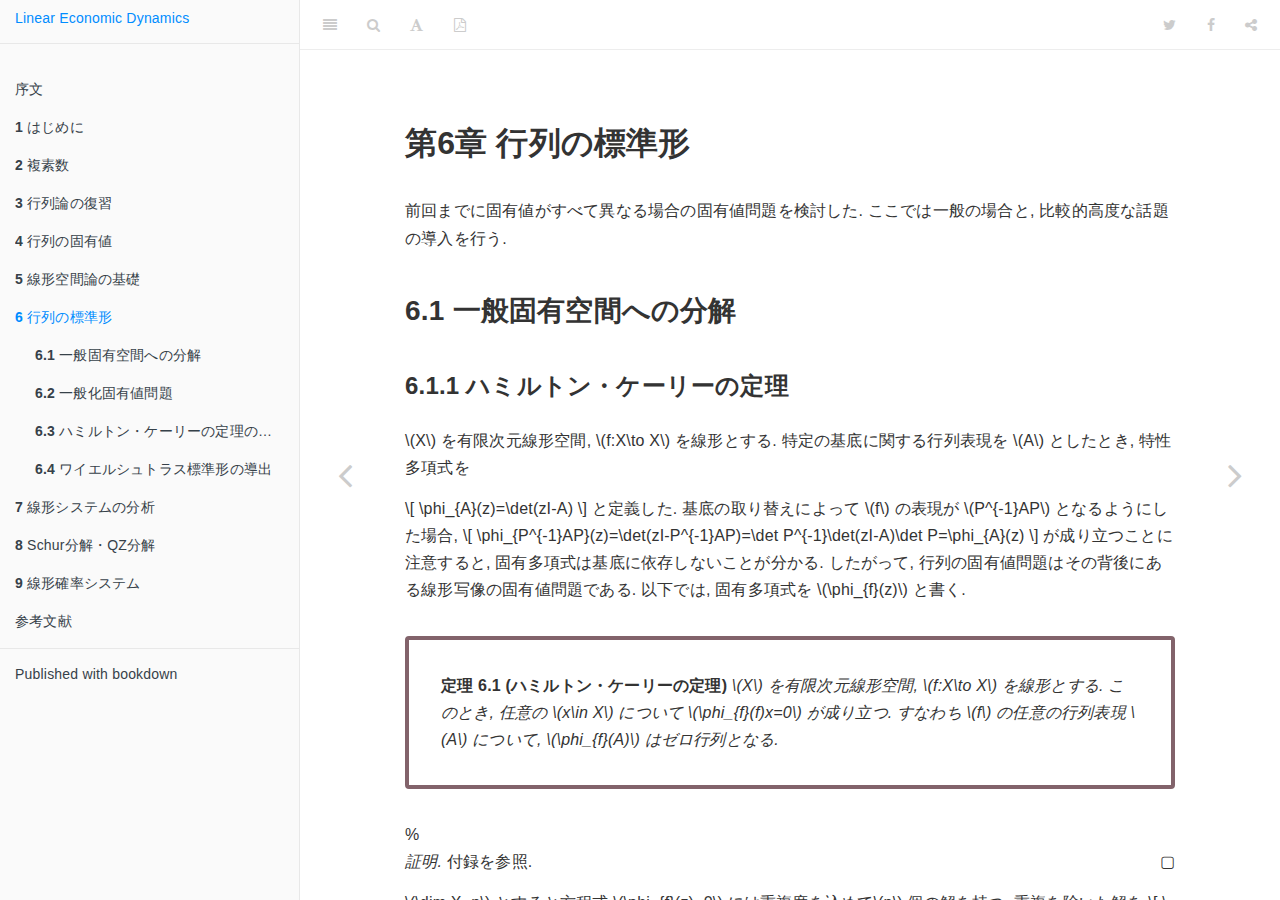
<file: section-6.html>
<!DOCTYPE html>
<html >

<head>

  <meta charset="UTF-8">
  <meta http-equiv="X-UA-Compatible" content="IE=edge">
  <title>経済動学: 線形編</title>
  <meta content="text/html; charset=UTF-8" http-equiv="Content-Type">
  <meta name="description" content="経済動学 講義ノート">
  <meta name="generator" content="bookdown 0.3 and GitBook 2.6.7">

  <meta property="og:title" content="経済動学: 線形編" />
  <meta property="og:type" content="book" />
  
  
  <meta property="og:description" content="経済動学 講義ノート" />
  <meta name="github-repo" content="kenjisato/led" />

  <meta name="twitter:card" content="summary" />
  <meta name="twitter:title" content="経済動学: 線形編" />
  
  <meta name="twitter:description" content="経済動学 講義ノート" />
  

<meta name="author" content="佐藤 健治">


<meta name="date" content="2017-05-20">

  <meta name="viewport" content="width=device-width, initial-scale=1">
  <meta name="apple-mobile-web-app-capable" content="yes">
  <meta name="apple-mobile-web-app-status-bar-style" content="black">
  
  
<link rel="prev" href="linspace.html">
<link rel="next" href="blanchardkahn.html">

<script src="libs/jquery-2.2.3/jquery.min.js"></script>
<link href="libs/gitbook-2.6.7/css/style.css" rel="stylesheet" />
<link href="libs/gitbook-2.6.7/css/plugin-bookdown.css" rel="stylesheet" />
<link href="libs/gitbook-2.6.7/css/plugin-highlight.css" rel="stylesheet" />
<link href="libs/gitbook-2.6.7/css/plugin-search.css" rel="stylesheet" />
<link href="libs/gitbook-2.6.7/css/plugin-fontsettings.css" rel="stylesheet" />









<style type="text/css">
div.sourceCode { overflow-x: auto; }
table.sourceCode, tr.sourceCode, td.lineNumbers, td.sourceCode {
  margin: 0; padding: 0; vertical-align: baseline; border: none; }
table.sourceCode { width: 100%; line-height: 100%; }
td.lineNumbers { text-align: right; padding-right: 4px; padding-left: 4px; color: #aaaaaa; border-right: 1px solid #aaaaaa; }
td.sourceCode { padding-left: 5px; }
code > span.kw { color: #007020; font-weight: bold; } /* Keyword */
code > span.dt { color: #902000; } /* DataType */
code > span.dv { color: #40a070; } /* DecVal */
code > span.bn { color: #40a070; } /* BaseN */
code > span.fl { color: #40a070; } /* Float */
code > span.ch { color: #4070a0; } /* Char */
code > span.st { color: #4070a0; } /* String */
code > span.co { color: #60a0b0; font-style: italic; } /* Comment */
code > span.ot { color: #007020; } /* Other */
code > span.al { color: #ff0000; font-weight: bold; } /* Alert */
code > span.fu { color: #06287e; } /* Function */
code > span.er { color: #ff0000; font-weight: bold; } /* Error */
code > span.wa { color: #60a0b0; font-weight: bold; font-style: italic; } /* Warning */
code > span.cn { color: #880000; } /* Constant */
code > span.sc { color: #4070a0; } /* SpecialChar */
code > span.vs { color: #4070a0; } /* VerbatimString */
code > span.ss { color: #bb6688; } /* SpecialString */
code > span.im { } /* Import */
code > span.va { color: #19177c; } /* Variable */
code > span.cf { color: #007020; font-weight: bold; } /* ControlFlow */
code > span.op { color: #666666; } /* Operator */
code > span.bu { } /* BuiltIn */
code > span.ex { } /* Extension */
code > span.pp { color: #bc7a00; } /* Preprocessor */
code > span.at { color: #7d9029; } /* Attribute */
code > span.do { color: #ba2121; font-style: italic; } /* Documentation */
code > span.an { color: #60a0b0; font-weight: bold; font-style: italic; } /* Annotation */
code > span.cv { color: #60a0b0; font-weight: bold; font-style: italic; } /* CommentVar */
code > span.in { color: #60a0b0; font-weight: bold; font-style: italic; } /* Information */
</style>

<link rel="stylesheet" href="asset/css/style.css" type="text/css" />
</head>

<body>


  <div class="book without-animation with-summary font-size-2 font-family-1" data-basepath=".">

    <div class="book-summary">
      <nav role="navigation">

<ul class="summary">
<li><a href="./">Linear Economic Dynamics</a></li>

<li class="divider"></li>
<li><a href="index.html#top-page"></a></li>
<li class="chapter" data-level="" data-path="preface.html"><a href="preface.html"><i class="fa fa-check"></i>序文</a><ul>
<li class="chapter" data-level="" data-path="preface.html"><a href="preface.html#e6a78be68890"><i class="fa fa-check"></i>構成</a></li>
<li class="chapter" data-level="" data-path="preface.html"><a href="preface.html#e8ac9de8be9e"><i class="fa fa-check"></i>謝辞</a></li>
</ul></li>
<li class="chapter" data-level="1" data-path="intro.html"><a href="intro.html"><i class="fa fa-check"></i><b>1</b> はじめに</a><ul>
<li class="chapter" data-level="1.1" data-path="intro.html"><a href="intro.html#intro-economic-dynamics"><i class="fa fa-check"></i><b>1.1</b> 経済動学</a></li>
<li class="chapter" data-level="1.2" data-path="intro.html"><a href="intro.html#intro-target-model"><i class="fa fa-check"></i><b>1.2</b> 対象とするモデル</a><ul>
<li class="chapter" data-level="1.2.1" data-path="intro.html"><a href="intro.html#intro-deterministic"><i class="fa fa-check"></i><b>1.2.1</b> 決定論モデル</a></li>
<li class="chapter" data-level="1.2.2" data-path="intro.html"><a href="intro.html#intro-control-theory"><i class="fa fa-check"></i><b>1.2.2</b> 制御理論との違い</a></li>
<li class="chapter" data-level="1.2.3" data-path="intro.html"><a href="intro.html#intro-stability-determinacy"><i class="fa fa-check"></i><b>1.2.3</b> 安定性と決定性</a></li>
<li class="chapter" data-level="1.2.4" data-path="intro.html"><a href="intro.html#intro-RE"><i class="fa fa-check"></i><b>1.2.4</b> 合理的期待モデル</a></li>
<li class="chapter" data-level="1.2.5" data-path="intro.html"><a href="intro.html#intro-MSRE"><i class="fa fa-check"></i><b>1.2.5</b> マルコフスイッチングモデル</a></li>
</ul></li>
<li class="chapter" data-level="1.3" data-path="intro.html"><a href="intro.html#intro-programing"><i class="fa fa-check"></i><b>1.3</b> プログラミング環境</a><ul>
<li class="chapter" data-level="1.3.1" data-path="intro.html"><a href="intro.html#intro-rstudio"><i class="fa fa-check"></i><b>1.3.1</b> RStudio</a></li>
<li class="chapter" data-level="1.3.2" data-path="intro.html"><a href="intro.html#intro-prepare"><i class="fa fa-check"></i><b>1.3.2</b> 準備</a></li>
<li class="chapter" data-level="1.3.3" data-path="intro.html"><a href="intro.html#section-1.3.3"><i class="fa fa-check"></i><b>1.3.3</b> パッケージ</a></li>
</ul></li>
</ul></li>
<li class="chapter" data-level="2" data-path="complexnumbers.html"><a href="complexnumbers.html"><i class="fa fa-check"></i><b>2</b> 複素数</a><ul>
<li class="chapter" data-level="2.1" data-path="complexnumbers.html"><a href="complexnumbers.html#section-2.1"><i class="fa fa-check"></i><b>2.1</b> はじめに</a></li>
<li class="chapter" data-level="2.2" data-path="complexnumbers.html"><a href="complexnumbers.html#section-2.2"><i class="fa fa-check"></i><b>2.2</b> 複素数</a></li>
<li class="chapter" data-level="2.3" data-path="complexnumbers.html"><a href="complexnumbers.html#imaginary-plane"><i class="fa fa-check"></i><b>2.3</b> 複素平面（imaginary plane）</a></li>
<li class="chapter" data-level="2.4" data-path="complexnumbers.html"><a href="complexnumbers.html#r-"><i class="fa fa-check"></i><b>2.4</b> R コード</a><ul>
<li class="chapter" data-level="" data-path="complexnumbers.html"><a href="complexnumbers.html#e59b9be58987e6bc94e7ae97"><i class="fa fa-check"></i>四則演算</a></li>
<li class="chapter" data-level="" data-path="complexnumbers.html"><a href="complexnumbers.html#e8a487e7b4a0e5b9b3e99da2e4b88ae381aee59bb3e7a4ba"><i class="fa fa-check"></i>複素平面上の図示</a></li>
</ul></li>
<li class="chapter" data-level="2.5" data-path="complexnumbers.html"><a href="complexnumbers.html#section-2.5"><i class="fa fa-check"></i><b>2.5</b> 極形式</a></li>
<li class="chapter" data-level="2.6" data-path="complexnumbers.html"><a href="complexnumbers.html#section-2.6"><i class="fa fa-check"></i><b>2.6</b> 共役複素数</a></li>
<li class="chapter" data-level="2.7" data-path="complexnumbers.html"><a href="complexnumbers.html#complexramsey"><i class="fa fa-check"></i><b>2.7</b> 補遺：ラムゼーモデル</a></li>
</ul></li>
<li class="chapter" data-level="3" data-path="matrix.html"><a href="matrix.html"><i class="fa fa-check"></i><b>3</b> 行列論の復習</a><ul>
<li class="chapter" data-level="3.1" data-path="matrix.html"><a href="matrix.html#section-3.1"><i class="fa fa-check"></i><b>3.1</b> 行列の形</a></li>
<li class="chapter" data-level="3.2" data-path="matrix.html"><a href="matrix.html#matrix-operation"><i class="fa fa-check"></i><b>3.2</b> 行列の演算</a></li>
<li class="chapter" data-level="3.3" data-path="matrix.html"><a href="matrix.html#section-3.3"><i class="fa fa-check"></i><b>3.3</b> 線形方程式</a><ul>
<li class="chapter" data-level="3.3.1" data-path="matrix.html"><a href="matrix.html#section-3.3.1"><i class="fa fa-check"></i><b>3.3.1</b> 線形連立方程式の変形</a></li>
<li class="chapter" data-level="3.3.2" data-path="matrix.html"><a href="matrix.html#section-3.3.2"><i class="fa fa-check"></i><b>3.3.2</b> 行基本変形</a></li>
<li class="chapter" data-level="3.3.3" data-path="matrix.html"><a href="matrix.html#section-3.3.3"><i class="fa fa-check"></i><b>3.3.3</b> 列基本変形</a></li>
<li class="chapter" data-level="3.3.4" data-path="matrix.html"><a href="matrix.html#section-3.3.4"><i class="fa fa-check"></i><b>3.3.4</b> 初等変形</a></li>
</ul></li>
<li class="chapter" data-level="3.4" data-path="matrix.html"><a href="matrix.html#r--1"><i class="fa fa-check"></i><b>3.4</b> R コード</a><ul>
<li class="chapter" data-level="3.4.1" data-path="matrix.html"><a href="matrix.html#section-3.4.1"><i class="fa fa-check"></i><b>3.4.1</b> 行列の定義</a></li>
<li class="chapter" data-level="3.4.2" data-path="matrix.html"><a href="matrix.html#section-3.4.2"><i class="fa fa-check"></i><b>3.4.2</b> 要素の取得</a></li>
<li class="chapter" data-level="3.4.3" data-path="matrix.html"><a href="matrix.html#section-3.4.3"><i class="fa fa-check"></i><b>3.4.3</b> 行列の演算・関数</a></li>
</ul></li>
</ul></li>
<li class="chapter" data-level="4" data-path="eigen.html"><a href="eigen.html"><i class="fa fa-check"></i><b>4</b> 行列の固有値</a><ul>
<li class="chapter" data-level="4.1" data-path="eigen.html"><a href="eigen.html#section-4.1"><i class="fa fa-check"></i><b>4.1</b> 行列式</a><ul>
<li class="chapter" data-level="4.1.1" data-path="eigen.html"><a href="eigen.html#section-4.1.1"><i class="fa fa-check"></i><b>4.1.1</b> 置換</a></li>
<li class="chapter" data-level="4.1.2" data-path="eigen.html"><a href="eigen.html#section-4.1.2"><i class="fa fa-check"></i><b>4.1.2</b> 行列式の定義</a></li>
<li class="chapter" data-level="4.1.3" data-path="eigen.html"><a href="eigen.html#section-4.1.3"><i class="fa fa-check"></i><b>4.1.3</b> 行列式の意味</a></li>
</ul></li>
<li class="chapter" data-level="4.2" data-path="eigen.html"><a href="eigen.html#section-4.2"><i class="fa fa-check"></i><b>4.2</b> 固有値と固有ベクトル</a></li>
<li class="chapter" data-level="4.3" data-path="eigen.html"><a href="eigen.html#section-4.3"><i class="fa fa-check"></i><b>4.3</b> 対角化</a><ul>
<li class="chapter" data-level="4.3.1" data-path="eigen.html"><a href="eigen.html#section-4.3.1"><i class="fa fa-check"></i><b>4.3.1</b> 計算方法の確認</a></li>
<li class="chapter" data-level="4.3.2" data-path="eigen.html"><a href="eigen.html#section-4.3.2"><i class="fa fa-check"></i><b>4.3.2</b> 例題</a></li>
<li class="chapter" data-level="4.3.3" data-path="eigen.html"><a href="eigen.html#section-4.3.3"><i class="fa fa-check"></i><b>4.3.3</b> 複素数の行列表現</a></li>
<li class="chapter" data-level="4.3.4" data-path="eigen.html"><a href="eigen.html#section-4.3.4"><i class="fa fa-check"></i><b>4.3.4</b> 実対角化</a></li>
</ul></li>
<li class="chapter" data-level="4.4" data-path="eigen.html"><a href="eigen.html#section-4.4"><i class="fa fa-check"></i><b>4.4</b> 線形動学方程式と固有値</a></li>
<li class="chapter" data-level="4.5" data-path="eigen.html"><a href="eigen.html#section-4.5"><i class="fa fa-check"></i><b>4.5</b> ラムゼーモデルと固有値</a></li>
<li class="chapter" data-level="4.6" data-path="eigen.html"><a href="eigen.html#r--2"><i class="fa fa-check"></i><b>4.6</b> R コード</a></li>
</ul></li>
<li class="chapter" data-level="5" data-path="linspace.html"><a href="linspace.html"><i class="fa fa-check"></i><b>5</b> 線形空間論の基礎</a><ul>
<li class="chapter" data-level="5.1" data-path="linspace.html"><a href="linspace.html#linspace-definition"><i class="fa fa-check"></i><b>5.1</b> 線形空間</a></li>
<li class="chapter" data-level="5.2" data-path="linspace.html"><a href="linspace.html#linspace-subspace"><i class="fa fa-check"></i><b>5.2</b> 線形部分空間</a></li>
<li class="chapter" data-level="5.3" data-path="linspace.html"><a href="linspace.html#linspace-independence"><i class="fa fa-check"></i><b>5.3</b> 1次独立性</a></li>
<li class="chapter" data-level="5.4" data-path="linspace.html"><a href="linspace.html#linspace-linearmap"><i class="fa fa-check"></i><b>5.4</b> 線形写像</a><ul>
<li class="chapter" data-level="5.4.1" data-path="linspace.html"><a href="linspace.html#section-5.4.1"><i class="fa fa-check"></i><b>5.4.1</b> 基本的な定義の復習</a></li>
<li class="chapter" data-level="" data-path="linspace.html"><a href="linspace.html#e5838fe383bbe98086e5838f"><i class="fa fa-check"></i>像・逆像</a></li>
<li class="chapter" data-level="5.4.2" data-path="linspace.html"><a href="linspace.html#section-5.4.2"><i class="fa fa-check"></i><b>5.4.2</b> 線形性</a></li>
<li class="chapter" data-level="5.4.3" data-path="linspace.html"><a href="linspace.html#section-5.4.3"><i class="fa fa-check"></i><b>5.4.3</b> 像空間，核，商空間</a></li>
<li class="chapter" data-level="5.4.4" data-path="linspace.html"><a href="linspace.html#section-5.4.4"><i class="fa fa-check"></i><b>5.4.4</b> 座標</a></li>
</ul></li>
<li class="chapter" data-level="5.5" data-path="linspace.html"><a href="linspace.html#linspace-matrix"><i class="fa fa-check"></i><b>5.5</b> 行列</a><ul>
<li class="chapter" data-level="5.5.1" data-path="linspace.html"><a href="linspace.html#section-5.5.1"><i class="fa fa-check"></i><b>5.5.1</b> 線形写像の表現としての行列</a></li>
<li class="chapter" data-level="5.5.2" data-path="linspace.html"><a href="linspace.html#section-5.5.2"><i class="fa fa-check"></i><b>5.5.2</b> 基底の変換</a></li>
</ul></li>
<li class="chapter" data-level="5.6" data-path="linspace.html"><a href="linspace.html#linspace-invariant"><i class="fa fa-check"></i><b>5.6</b> 不変部分空間</a><ul>
<li class="chapter" data-level="5.6.1" data-path="linspace.html"><a href="linspace.html#section-5.6.1"><i class="fa fa-check"></i><b>5.6.1</b> ブロック対角化</a></li>
<li class="chapter" data-level="5.6.2" data-path="linspace.html"><a href="linspace.html#section-5.6.2"><i class="fa fa-check"></i><b>5.6.2</b> 固有値分解</a></li>
</ul></li>
</ul></li>
<li class="chapter" data-level="6" data-path="section-6.html"><a href="section-6.html"><i class="fa fa-check"></i><b>6</b> 行列の標準形</a><ul>
<li class="chapter" data-level="6.1" data-path="section-6.html"><a href="section-6.html#section-6.1"><i class="fa fa-check"></i><b>6.1</b> 一般固有空間への分解</a><ul>
<li class="chapter" data-level="6.1.1" data-path="section-6.html"><a href="section-6.html#section-6.1.1"><i class="fa fa-check"></i><b>6.1.1</b> ハミルトン・ケーリーの定理</a></li>
<li class="chapter" data-level="6.1.2" data-path="section-6.html"><a href="section-6.html#section-6.1.2"><i class="fa fa-check"></i><b>6.1.2</b> 最小多項式</a></li>
<li class="chapter" data-level="6.1.3" data-path="complexnumbers.html"><a href="complexnumbers.html#-1"><i class="fa fa-check"></i><b>6.1.3</b> 一般固有空間への分解</a></li>
</ul></li>
<li class="chapter" data-level="6.2" data-path="section-6.html"><a href="section-6.html#section-6.2"><i class="fa fa-check"></i><b>6.2</b> 一般化固有値問題</a><ul>
<li class="chapter" data-level="6.2.1" data-path="section-6.html"><a href="section-6.html#section-6.2.1"><i class="fa fa-check"></i><b>6.2.1</b> 一般化固有値</a></li>
</ul></li>
<li class="chapter" data-level="6.3" data-path="section-6.html"><a href="section-6.html#section-6.3"><i class="fa fa-check"></i><b>6.3</b> ハミルトン・ケーリーの定理の証明</a></li>
<li class="chapter" data-level="6.4" data-path="section-6.html"><a href="section-6.html#section-6.4"><i class="fa fa-check"></i><b>6.4</b> ワイエルシュトラス標準形の導出</a></li>
</ul></li>
<li class="chapter" data-level="7" data-path="blanchardkahn.html"><a href="blanchardkahn.html"><i class="fa fa-check"></i><b>7</b> 線形システムの分析</a><ul>
<li class="chapter" data-level="7.1" data-path="blanchardkahn.html"><a href="blanchardkahn.html#section-7.1"><i class="fa fa-check"></i><b>7.1</b> 行列公式</a><ul>
<li class="chapter" data-level="7.1.1" data-path="blanchardkahn.html"><a href="blanchardkahn.html#section-7.1.1"><i class="fa fa-check"></i><b>7.1.1</b> 逆行列公式</a></li>
<li class="chapter" data-level="7.1.2" data-path="blanchardkahn.html"><a href="blanchardkahn.html#section-7.1.2"><i class="fa fa-check"></i><b>7.1.2</b> シルベスタ方程式</a></li>
</ul></li>
<li class="chapter" data-level="7.2" data-path="blanchardkahn.html"><a href="blanchardkahn.html#blanchard-kahn-case"><i class="fa fa-check"></i><b>7.2</b> <span class="math inline">\(E=I\)</span> のケース</a><ul>
<li class="chapter" data-level="" data-path="blanchardkahn.html"><a href="blanchardkahn.html#e59bb3e8a7a3"><i class="fa fa-check"></i>図解</a></li>
</ul></li>
<li class="chapter" data-level="7.3" data-path="blanchardkahn.html"><a href="blanchardkahn.html#e-neq-i-"><i class="fa fa-check"></i><b>7.3</b> <span class="math inline">\(E \neq I\)</span> のケース</a><ul>
<li class="chapter" data-level="7.3.1" data-path="blanchardkahn.html"><a href="blanchardkahn.html#section-7.3.1"><i class="fa fa-check"></i><b>7.3.1</b> アイデア</a></li>
<li class="chapter" data-level="7.3.2" data-path="blanchardkahn.html"><a href="blanchardkahn.html#section-7.3.2"><i class="fa fa-check"></i><b>7.3.2</b> 解の存在と一意性</a></li>
<li class="chapter" data-level="7.3.3" data-path="blanchardkahn.html"><a href="blanchardkahn.html#u-"><i class="fa fa-check"></i><b>7.3.3</b> <span class="math inline">\(u\)</span> の特定化</a></li>
</ul></li>
</ul></li>
<li class="chapter" data-level="8" data-path="schurqz.html"><a href="schurqz.html"><i class="fa fa-check"></i><b>8</b> Schur分解・QZ分解</a><ul>
<li class="chapter" data-level="8.1" data-path="schurqz.html"><a href="schurqz.html#section-8.1"><i class="fa fa-check"></i><b>8.1</b> 直交性</a><ul>
<li class="chapter" data-level="8.1.1" data-path="schurqz.html"><a href="schurqz.html#section-8.1.1"><i class="fa fa-check"></i><b>8.1.1</b> 内積空間</a></li>
<li class="chapter" data-level="8.1.2" data-path="schurqz.html"><a href="schurqz.html#section-8.1.2"><i class="fa fa-check"></i><b>8.1.2</b> 内積空間と基底</a></li>
<li class="chapter" data-level="8.1.3" data-path="schurqz.html"><a href="schurqz.html#section-8.1.3"><i class="fa fa-check"></i><b>8.1.3</b> 内積空間のノルム</a></li>
<li class="chapter" data-level="8.1.4" data-path="schurqz.html"><a href="schurqz.html#section-8.1.4"><i class="fa fa-check"></i><b>8.1.4</b> グラム・シュミットの直交化法</a></li>
</ul></li>
<li class="chapter" data-level="8.2" data-path="schurqz.html"><a href="schurqz.html#section-8.2"><i class="fa fa-check"></i><b>8.2</b> シューア分解とその応用</a><ul>
<li class="chapter" data-level="8.2.1" data-path="schurqz.html"><a href="schurqz.html#section-8.2.1"><i class="fa fa-check"></i><b>8.2.1</b> シューア分解</a></li>
<li class="chapter" data-level="8.2.2" data-path="schurqz.html"><a href="schurqz.html#section-8.2.2"><i class="fa fa-check"></i><b>8.2.2</b> システム分析への応用</a></li>
<li class="chapter" data-level="8.2.3" data-path="schurqz.html"><a href="schurqz.html#u_t1phi-u_t"><i class="fa fa-check"></i><b>8.2.3</b> <span class="math inline">\(u_{t+1}=\Phi u_{t}\)</span></a></li>
<li class="chapter" data-level="8.2.4" data-path="schurqz.html"><a href="schurqz.html#schur"><i class="fa fa-check"></i><b>8.2.4</b> 実Schur分解</a></li>
</ul></li>
<li class="chapter" data-level="8.3" data-path="schurqz.html"><a href="schurqz.html#qz-"><i class="fa fa-check"></i><b>8.3</b> QZ 分解とその応用</a><ul>
<li class="chapter" data-level="8.3.1" data-path="intro.html"><a href="intro.html#qz"><i class="fa fa-check"></i><b>8.3.1</b> QZ分解</a></li>
<li class="chapter" data-level="8.3.2" data-path="complexnumbers.html"><a href="complexnumbers.html#-1"><i class="fa fa-check"></i><b>8.3.2</b> システム分析への応用</a></li>
</ul></li>
<li class="chapter" data-level="8.4" data-path="intro.html"><a href="intro.html#qz"><i class="fa fa-check"></i><b>8.4</b> QZ解法の一般公式</a></li>
</ul></li>
<li class="chapter" data-level="9" data-path="section-9.html"><a href="section-9.html"><i class="fa fa-check"></i><b>9</b> 線形確率システム</a><ul>
<li class="chapter" data-level="9.1" data-path="section-9.html"><a href="section-9.html#klein2000-"><i class="fa fa-check"></i><b>9.1</b> <span class="citation">Klein (<a href="#ref-Klein2000">2000</a>)</span> の方法</a><ul>
<li class="chapter" data-level="" data-path="section-9.html"><a href="section-9.html#ar"><i class="fa fa-check"></i>ARショック</a></li>
</ul></li>
<li class="chapter" data-level="9.2" data-path="section-9.html"><a href="section-9.html#section-9.2"><i class="fa fa-check"></i><b>9.2</b> 確率過程について</a><ul>
<li class="chapter" data-level="9.2.1" data-path="section-9.html"><a href="section-9.html#section-9.2.1"><i class="fa fa-check"></i><b>9.2.1</b> 確率変数</a></li>
<li class="chapter" data-level="9.2.2" data-path="section-9.html"><a href="section-9.html#section-9.2.2"><i class="fa fa-check"></i><b>9.2.2</b> 期待値</a></li>
<li class="chapter" data-level="9.2.3" data-path="section-9.html"><a href="section-9.html#section-9.2.3"><i class="fa fa-check"></i><b>9.2.3</b> 条件付き期待値</a></li>
<li class="chapter" data-level="9.2.4" data-path="section-9.html"><a href="section-9.html#section-9.2.4"><i class="fa fa-check"></i><b>9.2.4</b> 確率過程</a></li>
</ul></li>
</ul></li>
<li class="chapter" data-level="" data-path="e58f82e88083e69687e78cae.html"><a href="e58f82e88083e69687e78cae.html"><i class="fa fa-check"></i>参考文献</a></li>
<li class="divider"></li>
<li><a href="http://led.kenjisato.jp" target="blank">Published with bookdown</a></li>

</ul>

      </nav>
    </div>

    <div class="book-body">
      <div class="body-inner">
        <div class="book-header" role="navigation">
          <h1>
            <i class="fa fa-circle-o-notch fa-spin"></i><a href="./">経済動学: 線形編</a>
          </h1>
        </div>

        <div class="page-wrapper" tabindex="-1" role="main">
          <div class="page-inner">

            <section class="normal" id="section-">
<div id="section-6" class="section level1">
<h1><span class="header-section-number">第6章</span> 行列の標準形</h1>
<p>前回までに固有値がすべて異なる場合の固有値問題を検討した. ここでは一般の場合と, 比較的高度な話題の導入を行う.</p>
<div id="section-6.1" class="section level2">
<h2><span class="header-section-number">6.1</span> 一般固有空間への分解</h2>
<div id="section-6.1.1" class="section level3">
<h3><span class="header-section-number">6.1.1</span> ハミルトン・ケーリーの定理</h3>
<p><span class="math inline">\(X\)</span> を有限次元線形空間, <span class="math inline">\(f:X\to X\)</span> を線形とする. 特定の基底に関する行列表現を <span class="math inline">\(A\)</span> としたとき, 特性多項式を</p>
<span class="math display">\[
\phi_{A}(z)=\det(zI-A)
\]</span> と定義した. 基底の取り替えによって <span class="math inline">\(f\)</span> の表現が <span class="math inline">\(P^{-1}AP\)</span> となるようにした場合, <span class="math display">\[
\phi_{P^{-1}AP}(z)=\det(zI-P^{-1}AP)=\det P^{-1}\det(zI-A)\det P=\phi_{A}(z)
\]</span> が成り立つことに注意すると, 固有多項式は基底に依存しないことが分かる. したがって, 行列の固有値問題はその背後にある線形写像の固有値問題である. 以下では, 固有多項式を <span class="math inline">\(\phi_{f}(z)\)</span> と書く. 
<div class="theorem">
<span id="thm:unnamed-chunk-115" class="theorem"><strong>定理 6.1  (ハミルトン・ケーリーの定理) </strong></span> <span class="math inline">\(X\)</span> を有限次元線形空間, <span class="math inline">\(f:X\to X\)</span> を線形とする. このとき, 任意の <span class="math inline">\(x\in X\)</span> について <span class="math inline">\(\phi_{f}(f)x=0\)</span> が成り立つ. すなわち <span class="math inline">\(f\)</span> の任意の行列表現 <span class="math inline">\(A\)</span> について, <span class="math inline">\(\phi_{f}(A)\)</span> はゼロ行列となる.
</div>
<p></p>
% 
<div class="proof">
<span class="proof"><em>証明. </em></span> 付録を参照.
</div>
<p></p>
<span class="math inline">\(\dim X=n\)</span> とすると方程式 <span class="math inline">\(\phi_{f}(z)=0\)</span> には重複度を込めて<span class="math inline">\(n\)</span> 個の解を持つ. 重複を除いた解を <span class="math display">\[
\{z\in\mathbb{C}\ \mid\ \phi_{f}(z)=0\}=\{\lambda_{1},\dots,\lambda_{r}\}
\]</span> とし, <span class="math inline">\(n_{i}\)</span> を <span class="math inline">\(\lambda_{i}\)</span>, <span class="math inline">\(i=1,\dots,r\)</span> の重複度とすると, <span class="math inline">\(\phi_{f}(z)\)</span> は次のように因数分解できる. <span class="math display">\[
\phi_{f}(z)=(z-\lambda_{1})^{n_{1}}\cdots(z-\lambda_{r})^{n_{r}}.
\]</span> ハミルトン・ケーリーの定理により <span class="math display">\[
(f-\lambda_{1})^{n_{1}}\cdots(f-\lambda_{r})^{n_{r}}=0
\]</span> が成り立つ. 各 <span class="math inline">\((f-\lambda_{1})^{n_{1}},\dots,(f-\lambda_{r})^{n_{r}}\)</span> は互いに可換であるから, 積 (合成) の順序が自由に交換できることに注意してほしい. 
<div class="definition">
<span id="def:unnamed-chunk-117" class="definition"><strong>定義 6.1 </strong></span>多項式 <span class="math inline">\(p(z)\)</span>, <span class="math inline">\(q(z)\)</span> が互いに素であるとは, 多項式 <span class="math inline">\(\tilde{p}(z)\)</span>, <span class="math inline">\(\tilde{q}(z)\)</span>, <span class="math inline">\(c(z)\)</span> が <span class="math inline">\(p(z)=\tilde{p}(z)c(z)\)</span>, <span class="math inline">\(q(z)=\tilde{q}(z)c(z)\)</span> であれば必ず <span class="math inline">\(c(z)=1\)</span> が成り立つことをいう.
</div>
<p></p>

<div class="lemma">
<span id="lem:unnamed-chunk-118" class="lemma"><strong>補題 6.1 </strong></span>多項式 <span class="math inline">\(p(z)\)</span>, <span class="math inline">\(q(z)\)</span> が互いに素であれば, ある多項式 <span class="math inline">\(a(z)\)</span>, <span class="math inline">\(b(z)\)</span> が存在して <span class="math display">\[
a(z)p(z)+b(z)q(z)=1
\]</span> が成り立つ.
</div>
<p></p>
この等式をベズーの等式という. 単項イデアル整域と呼ばれる特別な環では常に成り立つ. 多項式全体が作る環は単項イデアル整域である. 身近な例としては整数の集合 <span class="math inline">\(\mathbb{Z}\)</span> は単項イデアル整域であり, 互いに素な整数<span class="math inline">\(p,q\)</span>にもこの等式を満たす整数 <span class="math inline">\(x,y\)</span> がある. 
<div class="lemma">
<span id="lem:unnamed-chunk-119" class="lemma"><strong>補題 6.2 </strong></span>実(複素)係数多項式 <span class="math inline">\(p(z)\)</span>, <span class="math inline">\(q(z)\)</span> が互いに素であることの必要十分条件は, <span class="math inline">\(\mathbb{C}\)</span> において共通根をもたないことである.
</div>
<p></p>
% 
<div class="lemma">
<span id="lem:unnamed-chunk-120" class="lemma"><strong>補題 6.3 </strong></span><span class="math inline">\(X\)</span> を次のように直和分解できる. <span class="math display">\[
X=\ker(f-\lambda_{1})^{n_{1}}\oplus\cdots\oplus\ker(f-\lambda_{r})^{n_{r}}.
\]</span> 各 <span class="math inline">\(\ker(f-\lambda_{i})^{n_{i}}\)</span> は <span class="math inline">\(f\)</span> の不変部分空間であり, 一般固有空間という. それらの基底に関する <span class="math inline">\(f\)</span> の行列表現はブロック対角行列である.
</div>
<p></p>

<div class="proof">
<span class="proof"><em>証明. </em></span> 定理の前半は, 非ゼロベクトル <span class="math inline">\(x\)</span> が <span class="math inline">\((f-\lambda_{i})^{n_{i}}x_{1}=0\)</span> と <span class="math inline">\(\prod_{j\neq i}(f-\lambda_{j})^{n_{j}}x_{2}=0\)</span> を満たす2つのベクトルの和として一意的に表現できることを示せばよい. 多項式 <span class="math inline">\(p(z)=(z-\lambda_{i})^{n_{i}}\)</span> と <span class="math inline">\(q(z)=\prod_{j\neq i}(z-\lambda_{j})^{n_{j}}\)</span> は互いに素なので, ベズー等式により多項式 <span class="math inline">\(a(z)\)</span>, <span class="math inline">\(b(z)\)</span> が存在して <span class="math display">\[
a(z)p(z)+b(z)q(z)=1
\]</span> が成立する. 任意の <span class="math inline">\(x\in X\)</span> について <span class="math inline">\(a(z)p(z)x+b(z)q(z)x=x\)</span> が成り立つので, <span class="math display">\[
a(f)p(f)x+b(f)q(f)x=x
\]</span> を得る. ハミルトン・ケーリーの定理により <span class="math display">\[
a(f)p(f)x\in\ker q(f),\quad b(f)q(f)x\in\ker p(f)
\]</span> なので, <span class="math inline">\(\ker p(f)+\ker q(f)=X\)</span> が成り立つ. あとは, <span class="math inline">\(v\in\ker p(f)\cap\ker q(f)\)</span> なら <span class="math inline">\(v=0\)</span> であることを示せばよい. 再びハミルトン・ケーリーの定理により
<span class="math display">\[\begin{align}
v &amp; =a(f)p(f)v+b(f)q(f)v=0.
\end{align}\]</span>
<p>最後の等式は <span class="math inline">\(v\in\ker p(f)\cap\ker q(f)\)</span> を使った.</p>
<p>次に, 各 <span class="math inline">\(\ker(f-\lambda_{i})^{n_{i}}\)</span> は <span class="math inline">\(f\)</span> の不変部分空間であることを示す. 実際, <span class="math inline">\(x\in\ker(f-\lambda_{i})^{n_{i}}\)</span> とすれば, <span class="math inline">\(f(f-\lambda_{i})^{n_{i}}x=(f-\lambda_{i})^{n_{i}}f(x)=(f-\lambda_{i})^{n_{i}}\lambda_{i}x=\lambda_{i}(f-\lambda_{i})^{n_{i}}x=0\)</span>.</p>
上の様に構成した基底の下で <span class="math inline">\(f\)</span> はブロック対角行列になる. [TODO: Cross-reference]
</div>
<p></p>
% 線形写像の固有値が定める部分空間によって <span class="math inline">\(X\simeq\mathbb{F}^{n}\)</span> を直和分解できることが分かった. <span class="math display">\[
\dim X=n_{1}+\cdots+n_{r}=n
\]</span> だから, 固有値の代数的重複度が対応する部分空間の次元とならなければならない (証明せよ). 
<div class="example">
<span id="ex:unnamed-chunk-122" class="example"><strong>例 6.1 </strong></span>次の2つの行列 <span class="math display">\[
I_{2}=\begin{bmatrix}1 &amp; 0\\
0 &amp; 1
\end{bmatrix},\quad J_{2}(1)=\begin{bmatrix}1 &amp; 1\\
0 &amp; 1
\end{bmatrix}
\]</span> について <span class="math display">\[
\ker(I_{2}-1)=\ker(I_{2}-1)^{2}=\mathbb{R}^{2}
\]</span> である一方で <span class="math display">\[
\ker(J_{2}(1)-1)\subsetneq\ker(J_{2}(1)-1)^{2}=\mathbb{R}^{2}
\]</span> である. 固有値と代数的重複度が同じでも一般固有空間の構造が同じとは限らない. 
</div>
<p></p>
</div>
<div id="section-6.1.2" class="section level3">
<h3><span class="header-section-number">6.1.2</span> 最小多項式</h3>
ハミルトン・ケーリーの定理より固有多項式が <span class="math inline">\(\phi_{f}(f)=0\)</span> を満たすことを確認した. しかし, <span class="math inline">\(\phi_{f}(z)\)</span> はこの性質をもつ唯一の多項式ではない. 
<div class="definition">
<span id="def:unnamed-chunk-123" class="definition"><strong>定義 6.2 </strong></span>最高次の係数が 1 であり, <span class="math inline">\(m_{f}(f)=0\)</span> を満たす多項式 <span class="math inline">\(m_{f}(z)\)</span> の中で次数が最小のものを最小多項式という.
</div>
<p></p>
<p>最小多項式は特定の行列表現に依存しないことに注意.</p>

<div class="example">
<span id="ex:unnamed-chunk-124" class="example"><strong>例 6.2 </strong></span>例 の記号を用いる. <span class="math inline">\(I_{2}\)</span> と <span class="math inline">\(J_{2}(1)\)</span> の最小多項式はそれぞれ
<span class="math display">\[\begin{align}
m_{I_{2}}(z) &amp; =z-1,\\
m_{J_{2}(1)}(z) &amp; =(z-1)^{2}.
\end{align}\]</span>

</div>
<p></p>
<p>最小多項式 <span class="math inline">\(m_{f}\)</span> は<span class="math inline">\(\phi_{f}\)</span> と共通のゼロ点をもつので, 因数分解すると <span class="math display">\[
m_{f}(z)=(z-\lambda_{1})^{\tilde{n}_{1}}\cdots(z-\lambda_{r})^{\tilde{n}_{r}}
\]</span> とできる.</p>

<div class="theorem">
<span id="thm:unnamed-chunk-125" class="theorem"><strong>定理 6.2 </strong></span>線形写像が対角化可能であることの必要十分条件は最小多項式が重根を持たないことである.
</div>
<p></p>

<div class="proof">
<span class="proof"><em>証明. </em></span> <span class="math inline">\(f\)</span> が対角化可能であるとしよう. 対角成分には固有値が並ぶことから <span class="math inline">\(m(z)=(z-\lambda_{1})\cdots(z-\lambda_{r})\)</span> が <span class="math inline">\(m(A)=0\)</span> を満たす最小多項式であることを簡単に示せる. 逆に <span class="math inline">\(m_{f}=(z-\lambda_{1})\cdots(z-\lambda_{r})\)</span> であれば, ある多項式 <span class="math inline">\(p_{1}(z),\dots,p_{r}(z)\)</span> が存在して, <span class="math display">\[
p_{1}(z)(z-\lambda_{1})+\cdots+p_{r}(z)(z-\lambda_{r})=1
\]</span> が成り立つ (これはベズー等式を拡張したものである). したがって, <span class="math display">\[
\mathbb{F}^{n}=\ker(A-\lambda_{1})\oplus\cdots\oplus\ker(A-\lambda_{r}).
\]</span> <span class="math inline">\(\ker(A-\lambda_{1}),\dots,\ker(A-\lambda_{r})\)</span> の基底 (つまり固有ベクトル) について <span class="math inline">\(f\)</span> を表現すれば対角行列を得る.
</div>
<p></p>
補題  を強めて次のように分解できる. 証明は同様である. 
<div class="theorem">
<span id="thm:unnamed-chunk-127" class="theorem"><strong>定理 6.3 </strong></span><span class="math inline">\(X\)</span> を次のように直和分解できる. <span class="math display">\[
X=\ker(f-\lambda_{1})^{\tilde{n}_{1}}\oplus\cdots\oplus\ker(f-\lambda_{r})^{\tilde{n}_{r}}.
\]</span>
</div>
<p></p>
</div>
<div id="-1" class="section level3">
<h3><span class="header-section-number">6.1.3</span> 一般固有空間への分解</h3>
<p>一般固有空間の構造を定めよう. 表記の簡単のため, <span class="math inline">\(\tilde{n}:=\tilde{n}_{i}\)</span>, <span class="math inline">\(F:=f-\lambda_{i}\)</span>, <span class="math inline">\(M_{k}:=\ker F^{k}\)</span>とする. <span class="math display">\[
\mathbb{F}^{n}=M_{\tilde{n}}\supsetneq M_{\tilde{n}-1}\supsetneq\cdots\supsetneq M_{1}\supsetneq M_{0}=\{0\}
\]</span> に注意する. <span class="math inline">\(M_{\tilde{n}_{-1}}\)</span> の基底に <span class="math inline">\(V_{\tilde{n}}=\{v_{1}^{\tilde{n}},\dots,v_{r(\tilde{n})}^{\tilde{n}}\}\)</span> を付け加えて, <span class="math inline">\(M_{\tilde{n}}=\mathbb{F}^{n_{i}}\)</span> の基底になるようにできる. すなわち <span class="math display">\[
\mathbb{F}^{n}=\mathrm{span}V_{\tilde{n}}\oplus M_{\tilde{n}-1}.
\]</span> このとき, <span class="math inline">\(FV_{\tilde{n}}:=\{Fv_{1}^{\tilde{n}},\dots,Fv_{r(\tilde{n})}^{\tilde{n}}\}\subset M_{\tilde{n}-1}\)</span> である. これらのベクトルは1次独立であり, <span class="math display">\[
\mathrm{span}FV_{\tilde{n}}\cap M_{\tilde{n}-2}=\{0\}
\]</span> が成り立つ. なぜなら, <span class="math display">\[
\alpha_{1}Fv_{1}^{\tilde{n}}+\cdots+\alpha_{r(\tilde{n})}Fv_{r(\tilde{n})}^{\tilde{n}}\in M_{\tilde{n}-2}
\]</span> とすれば, <span class="math display">\[
\alpha_{1}v_{1}^{\tilde{n}}+\cdots+\alpha_{r(\tilde{n})}v_{r(\tilde{n})}^{\tilde{n}}\in M_{\tilde{n}-1}.
\]</span> <span class="math inline">\(V_{\tilde{n}}\)</span> の構成により, <span class="math inline">\(\alpha_{1}=\cdots=\alpha_{r(\tilde{n})}=0\)</span> となる. したがって, <span class="math inline">\(M_{\tilde{n}-2}\)</span> の基底に <span class="math display">\[
FV_{\tilde{n}}\cup\{v_{1}^{\tilde{n}-1},\dots,v_{r(\tilde{n}-1)}^{\tilde{n}-1}\}=:FV_{\tilde{n}}\cup V_{\tilde{n}-1}=\bigcup_{k=0}^{1}F^{1-k}V_{\tilde{n}-k}=:W_{\tilde{n}-1}
\]</span> を付け加えて (<span class="math inline">\(V_{\tilde{n}-1}=\emptyset\)</span> かもしれない, <span class="math inline">\(0\le r(\tilde{n}-1)\)</span>), <span class="math inline">\(M_{\tilde{n}-1}\)</span> の基底を構成できる. <span class="math inline">\(FW_{\tilde{n}-1}\)</span> の元は1次独立であり, <span class="math inline">\(FW_{\tilde{n}-1}\cap M_{\tilde{n}-3}=\{0\}\)</span> が成り立つ. したがって, <span class="math inline">\(M_{\tilde{n}-3}\)</span> の基底に, <span class="math display">\[
W_{\tilde{n}-2}:=FV_{\tilde{n}-1}\cup\{v_{1}^{\tilde{n}-2},\dots,v_{r(\tilde{n}-2)}^{\tilde{n}-2}\}=:FV_{\tilde{n}-1}\cup V_{\tilde{n}-2}
\]</span> を付け加えて, <span class="math inline">\(M_{\tilde{n}-2}\)</span> の基底を構成できる. 同様の手続きを <span class="math inline">\((\tilde{n}-1)\)</span> 回続けると, <span class="math inline">\(M_{1}\)</span> の基底 <span class="math display">\[
W_{1}:=FV_{2}\cup\{v_{1}^{1},\dots,v_{r(1)}^{1}\}=:FV_{2}\cup V_{1}
\]</span> を得る. このようにして得た, <span class="math display">\[
V=\begin{Bmatrix}F^{\tilde{n}-1}V_{\tilde{n}} &amp; F^{\tilde{n}-2}V_{\tilde{n}-1} &amp; F^{\tilde{n}-3}V_{\tilde{n}-2} &amp; \cdots &amp; FV_{2} &amp; V_{1}\\
\vdots &amp; \vdots &amp; \vdots &amp; \ddots &amp; V_{2}\\
F^{2}V_{\tilde{n}} &amp; FV_{\tilde{n}-1} &amp; V_{\tilde{n}-2}\\
FV_{\tilde{n}} &amp; V_{\tilde{n}-1}\\
V_{\tilde{n}}
\end{Bmatrix}\label{eq:V}
\]</span> は<span class="math inline">\(\mathbb{F}^{n}\)</span> の基底を成す. 基底の並べ方は, 次のように縦方向にならんでいると考えよう. <span class="math display">\[
V=\left\{ \begin{array}{ccccc}
F^{\bullet}V_{\tilde{n}} &amp; F^{\bullet}V_{\tilde{n}-1} &amp; F^{\bullet}V_{\tilde{n}-2} &amp; \cdots &amp; V_{1}\\
\hline 1,6 &amp; 11,15 &amp; 19,23 &amp; \vdots\vdots &amp; m-1,m\\
2,7 &amp; 12,16 &amp; 20,24 &amp; \vdots\vdots\\
3,8 &amp; 13,17 &amp; 21,25 &amp; \vdots\vdots\\
4,9 &amp; 14,18 &amp; 22,26\\
5,10
\end{array}\right\} \label{eq:V-1}
\]</span></p>

<div class="theorem">
<span id="thm:unnamed-chunk-128" class="theorem"><strong>定理 6.4 </strong></span>基底 <span class="math inline">\(V\)</span> に関する <span class="math inline">\(f\)</span> の表現行列はジョルダン標準形である.
</div>
<p></p>

<div class="proof">
<span class="proof"><em>証明. </em></span> 式  の適当な1列を <span class="math inline">\(\{v_{1},\dots,v_{k}\}\)</span> と表そう. 基底の構成方法より, <span class="math display">\[
(f-\lambda_{i})v_{s+1}=v_{s},\quad s=1,\dots,k-1
\]</span> および <span class="math display">\[
(f-\lambda_{i})v_{1}=0
\]</span> が成り立つ. <span class="math inline">\(\mathrm{span}\{v_{1},\dots,v_{k}\}\)</span> は不変部分空間を成すから, <span class="math inline">\(f\)</span> の行列表現はこの典型的な例に対する表現を対角成分に並べたブロック対角行列になる. 上の関係を整理すると,
<span class="math display">\[\begin{multline}
\begin{bmatrix}fv_{1} &amp; fv_{2} &amp; \cdots &amp; fv_{k-1} &amp; fv_{k}\end{bmatrix}\\
=\begin{bmatrix}v_{1} &amp; v_{2} &amp; \cdots &amp; v_{k-1} &amp; v_{k}\end{bmatrix}\begin{bmatrix}\lambda_{i} &amp; 1\\
 &amp; \lambda_{i} &amp; 1\\
 &amp;  &amp; \ddots &amp; \ddots\\
 &amp;  &amp;  &amp; \lambda_{i} &amp; 1\\
 &amp;  &amp;  &amp;  &amp; \lambda_{i}
\end{bmatrix}
\end{multline}\]</span>
を得る. これはジョルダン細胞 <span class="math inline">\(J_{k}(\lambda_{i})\)</span> に他ならない.
</div>
<p></p>
</div>
</div>
<div id="section-6.2" class="section level2">
<h2><span class="header-section-number">6.2</span> 一般化固有値問題</h2>
<p>固有値問題を拡張した <span class="math display">\[
Av=\lambda Ev,\quad v\neq0,\quad v\in\mathbb{C}^{n}
\]</span> を <span class="math inline">\((E,A)\)</span> に対する一般化固有値問題という. 標準的な状態方程式 <span class="math inline">\(x_{t+1}=Ax_{t}\)</span> に対しては, 固有値問題 <span class="math inline">\(Av=\lambda v\)</span> が重要であったように, デスクリプタシステム <span class="math inline">\(Ex_{t+1}=Ax_{t}\)</span> の分析では一般化固有値問題 <span class="math inline">\(Av=\lambda Ev\)</span> が重要な役割を果たす. 一般に因果性が成り立たないデスクリプタシステムについては, 解が未来の入力に依存することがある. 一般化固有値問題はシステムを前向き成分と後ろ向き成分に直和分解するシステマティックな方法を与えてくれる.</p>
<p>通常の固有値問題は, <span class="math inline">\(A\)</span> が「良い形」になるような基底を探すことを目標とした. 一般化固有値問題では, <span class="math inline">\((E,A)\)</span> が同時に「良い形」になるような基底を探す. 1点違いを強調しておくと, 定義域と終域ではことなる基底をとる. したがって, 変換された行列は <span class="math inline">\((P^{-1}EQ,P^{-1}AQ)\)</span> によって与えられる. このような問題を扱う場合には, ペンシルと呼ばれる多項式行列 <span class="math inline">\(zE-A\)</span> を考えると便利なことが多いので, 同じ問題が「ペンシルの正準形」の問題と呼ばれることもある.</p>
<p>この節は <span class="citation">Frank L. Lewis (<a href="#ref-Lewis1984">1984</a>)</span>, <span class="citation">F. L. Lewis (<a href="#ref-Lewis1986">1986</a>)</span>, <span class="citation">片山徹 (<a href="#ref-Katayama1999">1999</a>)</span> および <span class="citation">Berger, Ilchmann, and Trenn (<a href="#ref-Berger2012">2012</a>)</span> を参考にした. 付録 B で <span class="citation">Berger, Ilchmann, and Trenn (<a href="#ref-Berger2012">2012</a>)</span> に基づく証明を述べる.</p>
<div id="section-6.2.1" class="section level3">
<h3><span class="header-section-number">6.2.1</span> 一般化固有値</h3>
<p></p>
<span class="math inline">\((E,A)\)</span> の固有多項式を <span class="math display">\[
\varphi_{E,A}(z)=\det(zE-A)
\]</span> と定義する. 次の仮定を置く.

<p><span class="math inline">\(E=(e_{ij}),A=(a_{ij})\in\mathbb{R}^{2\times2}\)</span> として固有多項式を計算してみると, <span class="math display">\[
\varphi_{E,A}(z)=(\det E)z^{2}-(e_{11}a_{22}+e_{22}a_{11}+e_{12}a_{21}+e_{21}a_{12})z+\det A
\]</span> が成り立つ. <span class="math inline">\(\det E=0\)</span> であれば, <span class="math inline">\(\varphi_{E,A}(z)\)</span> の次数は <span class="math inline">\(n\)</span> を下回る. 一般に, <span class="math inline">\(\varphi_{E,A}(z)\)</span> が恒等的にゼロでなければ, <span class="math inline">\(\varphi_{E,A}(z)=0\)</span> は <span class="math inline">\(d\le n\)</span> 個の解を持つ. これらの解を <span class="math inline">\((E,A)\)</span> の有限固有値 (finite eigenvalues) という. 有限固有値の集合を <span class="math inline">\(\mathrm{sp}(E,A)=\{z\in\mathbb{C}\ \mid\ \varphi_{E,A}(z)=0\}\)</span> と定義する.</p>
<p>同時に, <span class="math inline">\(\det E=0\)</span> であればゼロ固有値 (重複度 <span class="math inline">\(n-d\)</span>) が存在し, <span class="math display">\[
Ev=0,\quad v\neq0,\quad v\in\mathbb{C}^{n}
\]</span> なるベクトルが存在する. これらを <span class="math inline">\((E,A)\)</span> の無限大固有値 (infinite eigenvalue) という.</p>
<p>一般化固有ベクトルの構成はジョルダン標準形のケースとほとんど同じである.</p>
<div id="section-6.2.1.0.1" class="section level5">
<h5><span class="header-section-number">6.2.1.0.1</span> 1次の有限固有ベクトル</h5>
<p><span class="math inline">\(\lambda_{i}\in\mathrm{sp}(E,A)\)</span> とする.</p>
<p><span class="math display">\[
(A-\lambda_{i}E)v_{ij}^{1}=0
\]</span> なる非ゼロベクトル <span class="math inline">\(v_{ij}^{1}\)</span>, <span class="math inline">\(j=1,\dots,\eta_{i}=\dim\ker(A-\lambda_{i}E)\)</span> を1次独立に選ぶことができる.</p>
</div>
<div id="k" class="section level5">
<h5><span class="header-section-number">6.2.1.0.2</span> <span class="math inline">\(k\)</span>次の有限固有ベクトル</h5>
<p><span class="math inline">\(\mathrm{span}\{v_{i1}^{1},\dots,v_{i\eta_{i}}^{1}\}\)</span> が<span class="math inline">\(\lambda_{i}\)</span> の代数的重複度と同じ次元を持てば, <span class="math inline">\(\lambda_{i}\)</span> に対応する一般化固有空間が完成している. この場合は行列が対角化されている. さもなくば, 各 <span class="math inline">\(\lambda_{i}\in\mathrm{sp}(E,A)\)</span> と各 <span class="math inline">\(j=1,\dots,\eta_{i}\)</span> について, 高次の一般化固有ベクトル, すなわち <span class="math display">\[
(A-\lambda_{i}E)v_{ij}^{k+1}=Ev_{ij}^{k},\quad k\ge1
\]</span> なる固有ベクトルを探す. ジョルダン標準形の理論ではまさに同じ手続きが重複固有値に対するジョルダン標準形の構造を決定するのであった. このようにして, <span class="math inline">\(\lambda_{i}\)</span> の代数的重複度と同じ数のベクトルの組 <span class="math display">\[
V_{i}=\begin{bmatrix}v_{i1}^{1} &amp; \cdots &amp; v_{i1}^{k_{i1}} &amp; | &amp; \cdots &amp; \cdots &amp; | &amp; v_{i\eta_{i}}^{1} &amp; \cdots &amp; v_{i\eta_{i}}^{k_{i\eta_{i}}}\end{bmatrix}
\]</span> が, 1次独立になるようにできる.</p>
</div>
<div id="section-6.2.1.0.3" class="section level5">
<h5><span class="header-section-number">6.2.1.0.3</span> 表現行列</h5>
各<span class="math inline">\(v_{ij}\)</span>, <span class="math inline">\(j=1,\dots,\eta_{i}\)</span> に対して定まる部分行列の表現は次のようになる.
<span class="math display">\[\begin{multline}
\begin{bmatrix}Av_{ij}^{1} &amp; Av_{ij}^{2} &amp; \cdots &amp; Av_{ij}^{k_{ij}-1} &amp; Av_{ij}^{k_{ij}}\end{bmatrix}\\
=\begin{bmatrix}Ev_{ij}^{1} &amp; Ev_{ij}^{2} &amp; \cdots &amp; Ev_{ij}^{k_{ij}-1} &amp; Ev_{ij}^{k_{ij}}\end{bmatrix}\begin{bmatrix}\lambda_{i} &amp; 1\\
 &amp; \lambda_{i} &amp; 1\\
 &amp;  &amp; \ddots &amp; \ddots\\
 &amp;  &amp;  &amp; \lambda_{i} &amp; 1\\
 &amp;  &amp;  &amp;  &amp; \lambda_{i}
\end{bmatrix}.\label{eq:weier_a}
\end{multline}\]</span>
<p>終域の基底として, <span class="math inline">\(\begin{bmatrix}Ev_{ij}^{1} &amp; Ev_{ij}^{2} &amp; \cdots &amp; Ev_{ij}^{k_{ij}-1} &amp; Ev_{ij}^{k_{ij}}\end{bmatrix}\)</span> を取っていることに注意せよ.</p>
</div>
<div id="section-6.2.1.0.4" class="section level5">
<h5><span class="header-section-number">6.2.1.0.4</span> 1次の無限大固有ベクトル</h5>
<p><span class="math inline">\(E\)</span> のゼロ固有値に対応する固有ベクトルを求める.</p>
<p><span class="math display">\[
Ev_{\infty j}^{1}=0,
\]</span> <span class="math inline">\(v_{\infty j}^{1}\neq0\)</span>, <span class="math inline">\(j=1,\dots,\eta=\dim\ker E\)</span>.</p>
</div>
<div id="k" class="section level5">
<h5><span class="header-section-number">6.2.1.0.5</span> <span class="math inline">\(k\)</span>次の無限大固有ベクトル</h5>
<p>非ゼロベクトルの列, <span class="math inline">\(v_{\infty j}^{1},\dots,v_{\infty j}^{k_{\infty j}}\)</span> を</p>
<p><span class="math display">\[
Ev_{\infty j}^{k+1}=Av_{\infty j}^{k},\quad k\ge1
\]</span> が成り立つように選ぶ.</p>
</div>
<div id="-1" class="section level5">
<h5><span class="header-section-number">6.2.1.0.6</span> 表現行列</h5>
各<span class="math inline">\(v_{\infty j}\)</span>, <span class="math inline">\(j=1,\dots,\eta_{i}\)</span> に対して定まる部分行列の表現は.
<span class="math display">\[\begin{multline}
\begin{bmatrix}Ev_{\infty j}^{1} &amp; Ev_{\infty j}^{2} &amp; \cdots &amp; Ev_{\infty j}^{k_{\infty j}-1} &amp; Ev_{\infty j}^{k_{\infty j}}\end{bmatrix}\\
=\begin{bmatrix}Av_{\infty j}^{1} &amp; Av_{\infty j}^{2} &amp; \cdots &amp; Av_{\infty j}^{k_{\infty j}-1} &amp; Av_{\infty j}^{k_{\infty j}}\end{bmatrix}\begin{bmatrix}0 &amp; 1\\
 &amp; 0 &amp; 1\\
 &amp;  &amp; \ddots &amp; \ddots\\
 &amp;  &amp;  &amp; 0 &amp; 1\\
 &amp;  &amp;  &amp;  &amp; 0
\end{bmatrix}.\label{eq:weier_e}
\end{multline}\]</span>
終域の基底として <span class="math inline">\(\begin{bmatrix}Av_{\infty j}^{1} &amp; Av_{\infty j}^{2} &amp; \cdots &amp; Av_{\infty j}^{k_{\infty j}-1} &amp; Av_{\infty j}^{k_{\infty j}}\end{bmatrix}\)</span> を取っていることに注意せよ. 
<div class="theorem">
<span id="thm:unnamed-chunk-130" class="theorem"><strong>定理 6.5  (ワイエルシュトラス形式) </strong></span><span class="math inline">\((E,A)\)</span> はレギュラーであるとする. このとき, 上のように得た非ゼロベクトルを並べた行列 <span class="math display">\[
\bar{V}=[v_{ij}^{k}\ |\ v_{\infty j}^{k}],\quad\bar{W}=[Ev_{ij}^{k}\ \mid Av_{\infty j}^{k}]
\]</span> は正則であり,
<span class="math display">\[\begin{align}
\bar{W}^{-1}E\bar{V} &amp; =\begin{bmatrix}I\\
 &amp; N
\end{bmatrix},\label{eq:e}\\
\bar{W}^{-1}A\bar{V} &amp; =\begin{bmatrix}J\\
 &amp; I
\end{bmatrix},\label{eq:a}
\end{align}\]</span>
ただし, <span class="math inline">\(N\)</span> は優対角成分にのみ 1をもつべきゼロ行列. <span class="math inline">\(J\)</span> は有限固有値を対角成分にもつジョルダン標準形行列である.
</div>
<p></p>

<div class="proof">
<span class="proof"><em>証明. </em></span> 付録を参照.
</div>
<p></p>
デスクリプタシステムについて次の結果を得る. 
<div class="theorem">
<span id="thm:unnamed-chunk-132" class="theorem"><strong>定理 6.6 </strong></span><span class="math inline">\((E,A)\)</span> をレギュラーとする. デスクリプタシステム <span class="math display">\[
Ex_{t+1}=Ax_{t}+Bu_{t}\label{eq:desc}
\]</span> を前向きのシステム方程式と, 後ろ向きのシステム方程式に分解することができる. すなわち, 適当な変数変換のもとで,
<span class="math display">\[\begin{align}
\hat{x}_{t+1}^{f} &amp; =J\hat{x}_{t}^{f}+B^{f}u_{t},\label{eq:forward}\\
\hat{x}_{t}^{b} &amp; =N\hat{x}_{t+1}^{b}+B^{b}u_{t}.\label{eq:backward}
\end{align}\]</span>
と分解できる.
</div>
<p></p>

<div class="proof">
<span class="proof"><em>証明. </em></span> 式 をワイエルシュトラス形式に変換しよう. <span class="math display">\[
(W^{-1}EV)(V^{-1}x_{t+1})=(W^{-1}AV)(V^{-1}x_{t})+W^{-1}Bu_{t}.
\]</span> <span class="math inline">\(\hat{x}_{t}:=V^{-1}x_{t}\)</span>, <span class="math inline">\(\hat{x}_{t}=(\hat{x}_{t}^{f},\hat{x}_{t}^{b})\)</span>, <span class="math inline">\(W^{-1}B=(B^{f},-B^{b})\)</span> の分解を式,  と適合するようにすれば <span class="math display">\[
\begin{bmatrix}I\\
 &amp; N
\end{bmatrix}\begin{bmatrix}\hat{x}_{t+1}^{f}\\
\hat{x}_{t+1}^{b}
\end{bmatrix}=\begin{bmatrix}J\\
 &amp; I
\end{bmatrix}\begin{bmatrix}\hat{x}_{t}^{f}\\
\hat{x}_{t}^{b}
\end{bmatrix}+\begin{bmatrix}B^{f}\\
-B^{b}
\end{bmatrix}u_{t}.
\]</span> これを整理すれば結果の式を得る.
</div>
<p></p>
% レギュラーなデスクリプタシステムは, <span class="math inline">\(\hat{x}^{f}\)</span> の初期条件と, <span class="math inline">\(\hat{x}^{b}\)</span> の終端条件, および <span class="math inline">\(u_{t}\)</span> によって解軌道が一意的に定まる. これは <span class="citation">Luenberger (<a href="#ref-Luenberger1977">1977</a>)</span> の結果である.

<p>%</p>
</div>
</div>
</div>
<div id="section-6.3" class="section level2">
<h2><span class="header-section-number">6.3</span> ハミルトン・ケーリーの定理の証明</h2>
<p></p>
<span class="math inline">\(A\)</span> を<span class="math inline">\(n\times n\)</span> 行列とする. <span class="math inline">\(A\)</span> の第<span class="math inline">\(i\)</span>行目と第<span class="math inline">\(j\)</span>行目を除いた <span class="math inline">\((n-1)\times(n-1)\)</span> 行列の行列式に <span class="math inline">\((-1)^{i+j}\)</span> を掛けたものを<span class="math inline">\(A\)</span>の <span class="math inline">\((i,j)\)</span> 余因子といい, <span class="math inline">\(\Delta_{i,j}\)</span> と記す. 
<div class="fact">
 任意の <span class="math inline">\(i=1,\dots,n\)</span> と <span class="math inline">\(j=1,\dots,n\)</span> に対して次が成り立つ. <span class="math display">\[
\begin{aligned}
\det A &amp; =a_{i1}\Delta_{i1}+\cdots+a_{in}\Delta_{in}\\
\det A &amp; =a_{1j}\Delta_{1j}+\cdots+a_{nj}\Delta_{nj}.
\end{aligned}
\]</span>
</div>
<p></p>

<div class="proof">
<span class="proof"><em>証明. </em></span> 練習問題とする.
</div>
<p></p>
% <span class="math inline">\(A\)</span> の随伴行列 (adjugate matrix) を <span class="math display">\[
\mathrm{adj}A=\begin{bmatrix}\Delta_{11} &amp; \Delta_{21} &amp; \cdots &amp; \Delta_{n1}\\
\Delta_{12} &amp; \Delta_{22} &amp; \cdots &amp; \Delta_{n2}\\
\vdots &amp; \vdots &amp; \ddots &amp; \vdots\\
\Delta_{1n} &amp; \Delta_{2n} &amp; \cdots &amp; \Delta_{nn}
\end{bmatrix}
\]</span> と定義する. このとき, 次の結果が得られる. 
<div class="theorem">
<span id="thm:unnamed-chunk-136" class="theorem"><strong>定理 6.7 </strong></span>任意の <span class="math inline">\(A\in\mathbb{R}^{n\times n}\)</span> に対して次が成り立つ. <span class="math display">\[
A\left(\mathrm{adj}A\right)=\left(\mathrm{adj}A\right)A=\left(\det A\right)I_{n\times n}.
\]</span>
</div>
<p></p>

<div class="proof">
<span class="proof"><em>証明. </em></span> 行列積の定義より <span class="math display">\[
\begin{aligned}
\left[A\left(\mathrm{adj}A\right)\right]_{ij} &amp; =\sum_{k=1}^{n}A_{ik}\left(\mathrm{adj}A\right)_{kj}\\
 &amp; =\sum_{k=1}^{n}a_{ik}\Delta_{jk}.
\end{aligned}
\]</span> <span class="math inline">\(i=j\)</span> のときは事実 より <span class="math inline">\(\det A\)</span> に一致する. <span class="math inline">\(i\neq j\)</span> としよう. <span class="math inline">\(\Delta_{j1},\dots,\Delta_{jn}\)</span> は<span class="math inline">\(A\)</span> の <span class="math inline">\(j\)</span> 行目を取り除いて作られるので, <span class="math inline">\(A\)</span> の <span class="math inline">\(j\)</span> 行目を変更してもこれらの小行列式は不変である. したがって, <span class="math inline">\(A\)</span> の <span class="math inline">\(j\)</span> 行目を <span class="math inline">\(i\)</span>行目と同じ値をもつようにしてもよい. このように作った <span class="math inline">\(\tilde{A}\)</span> は <span class="math inline">\(\det\tilde{A}=0\)</span> が成り立つ. この行列を<span class="math inline">\(j\)</span> 行目に関して展開すると, <span class="math display">\[
0=\det\tilde{A}=\sum_{k=1}^{n}a_{jk}\Delta_{jk}=\sum_{k=1}^{n}a_{ik}\Delta_{jk}
\]</span> を得る. <span class="math inline">\(\left(\mathrm{adj}A\right)A=\left(\det A\right)I_{n\times n}\)</span> についても同様に証明できる.
</div>
<p></p>
% 
<div class="proof">
<span class="proof"><em>定理 ef{thm:HC} の証明</em></span> 定理  より <span class="math display">\[
\begin{aligned}
\det(zI-A)\cdot I &amp; =(zI-A)\left[\mathrm{adj}(zI-A)\right]\\
 &amp; =\left[\mathrm{adj}(zI-A)\right](zI-A)
\end{aligned}
\]</span> が成り立つ. <span class="math inline">\(\mathrm{adj}(zI-A)\)</span> は高々 <span class="math inline">\((n-1)\)</span>次の多項式を成分とする行列なので, <span class="math inline">\(\left[\mathrm{adj}(zI-A)\right]_{ij}=\Delta_{ji}=b_{ij,0}+b_{ij,1}z+\cdots+b_{ij,n-1}z^{n-1}\)</span> と書ける. 整理すると <span class="math display">\[
\mathrm{adj}(zI-A)=B_{0}+B_{1}z+\cdots+B_{n-1}z^{n-1}.
\]</span> <span class="math inline">\(A\)</span> と 各 <span class="math inline">\(B_{0},\dots,B_{n-1}\)</span> が可換であることに注意しよう. <span class="math display">\[
\begin{aligned}
\phi_{A}(z) &amp; =z\left(B_{0}+B_{1}z+\cdots+B_{n-1}z^{n-1}\right)-A\left(B_{0}+B_{1}z+\cdots+B_{n-1}z^{n-1}\right)\\
 &amp; =\left(B_{0}z+B_{1}z^{2}+\cdots+B_{n-1}z^{n}\right)-\left(B_{0}A+B_{1}Az+\cdots+B_{n-1}Az^{n-1}\right)\\
 &amp; =-B_{0}A+\left(B_{0}-B_{1}A\right)z+\cdots+\left(B_{n-2}-B_{n-1}A\right)z^{n-1}+B_{n-1}z^{n}.
\end{aligned}
\]</span> ここで <span class="math inline">\(z=A\)</span> を代入すると, <span class="math inline">\(\phi_{A}(A)=0\)</span> が成り立つことが分かる.
</div>
<p></p>
<p>%</p>
</div>
<div id="section-6.4" class="section level2">
<h2><span class="header-section-number">6.4</span> ワイエルシュトラス標準形の導出</h2>
<p><span class="citation">Berger, Ilchmann, and Trenn (<a href="#ref-Berger2012">2012</a>)</span> (以下, {[}BIT{]})の議論に沿ってワイエルシュトラス標準形を導出しよう.</p>
以下で定義する部分空間列は, <span class="citation">Wong (<a href="#ref-Wong1974">1974</a>)</span> で導入された. 極限空間がデスクリプタシステムの分析に重要な役割を果たすことが知られている. {[<a href="mailto:%7D@Lewis1984%7B">}@Lewis1984{</a>]} 
<div class="definition">
<span id="def:unnamed-chunk-139" class="definition"><strong>定義 6.3  (Wong sequences) </strong></span> <span class="math display">\[
\begin{array}{cccccccc}
\mathcal{V}_{k+1} &amp; := &amp; A^{-1}(E\mathcal{V}_{k}), &amp; \quad &amp; \mathcal{V}_{0}=\mathbb{F}^{n}, &amp; \quad &amp; k=1,2,\dots\\
\mathcal{W}_{\ell+1} &amp; := &amp; E^{-1}(A\mathcal{W}_{\ell}), &amp; \quad &amp; \mathcal{W}_{0}=\{0\}, &amp; \quad &amp; \ell=1,2,\dots
\end{array}
\]</span>
</div>
<p></p>

<div class="fact">
ウォン列は単調列であり, 有限ステップで収束する. すなわち, ある <span class="math inline">\(k^{*}\)</span>, <span class="math inline">\(\ell^{*}\)</span> が存在して, <span class="math display">\[
\begin{array}{ccccccccccc}
\mathcal{V}_{0} &amp; \supsetneq &amp; \mathcal{V}_{1} &amp; \supsetneq &amp; \cdots &amp; \supsetneq &amp; \mathcal{V}_{k} &amp; \to &amp; \mathcal{V}_{k^{*}} &amp; =: &amp; \mathcal{V}^{*}\\
\mathcal{W}_{0} &amp; \subsetneq &amp; \mathcal{W}_{1} &amp; \subsetneq &amp; \cdots &amp; \subsetneq &amp; \mathcal{W}_{\ell} &amp; \to &amp; \mathcal{W}_{\ell^{*}} &amp; =: &amp; \mathcal{W}^{*}
\end{array}
\]</span> が成り立つ. また, <span class="math display">\[
\begin{array}{ccc}
\mathcal{V}^{*} &amp; = &amp; A^{-1}(E\mathcal{V}^{*})\\
\mathcal{W}^{*} &amp; = &amp; E^{-1}(A\mathcal{W}^{*})
\end{array}
\]</span> および, その帰結として <span class="math display">\[
\begin{array}{ccc}
A\mathcal{V}^{*} &amp; \subset &amp; E\mathcal{V}^{*}\\
E\mathcal{W}^{*} &amp; \subset &amp; A\mathcal{W}^{*}
\end{array}
\]</span> が成り立つ.
</div>
<p></p>

<div class="proof">
<span class="proof"><em>証明. </em></span> <span class="math inline">\(\mathbb{F}^{n}=\mathcal{V}_{0}\supset\mathcal{V}_{1}\)</span> は明らか. <span class="math inline">\(\mathcal{V}_{k-1}\supset\mathcal{V}_{k}\)</span> が成り立つとすれば, <span class="math display">\[
\begin{aligned}
v\in\mathcal{V}_{k+1} &amp; \Longrightarrow Av\in E\mathcal{V}_{k}\\
 &amp; \Longrightarrow\exists w\in\mathcal{V}_{k}\ \text{s.t.}\ Av=Ew\\
 &amp; \Longrightarrow\exists w\in\mathcal{V}_{k-1}\ \text{s.t.}\ Av=Ew\\
 &amp; \Longrightarrow Av\in E\mathcal{V}_{k-1}\\
 &amp; \Longrightarrow v\in A^{-1}(E\mathcal{V}_{k-1})=\mathcal{V}_{k}.
\end{aligned}
\]</span> 数学的帰納法により, 任意の <span class="math inline">\(k\)</span> について <span class="math inline">\(\mathcal{V}_{k}\supset\mathcal{V}_{k+1}\)</span> が成り立つ. 同様に, <span class="math inline">\(\mathcal{W}_{k}\subset\mathcal{W}_{k+1}\)</span> も証明できる.
</div>
<p></p>
% 
<div class="definition">
<span id="def:unnamed-chunk-142" class="definition"><strong>定義 6.4 </strong></span><span class="math inline">\(\mathcal{V}^{*}\)</span> を初期値部分空間 (initial manifold), <span class="math inline">\(\mathcal{W}^{*}\)</span> を終端値部分空間 (final manifold) とよぶ.
</div>
<p></p>

<div class="lemma">
<span id="lem:unnamed-chunk-143" class="lemma"><strong>補題 6.4  ({Lemma 2.3, {[}BIT{]}}) </strong></span><span class="math inline">\((E,A)\)</span> をレギュラーとする. このとき, 任意の <span class="math inline">\(\lambda\in\mathbb{F}\setminus\mathrm{sp}(E,A)\)</span> と <span class="math inline">\(i=1,2,\dots\)</span> に対して,
<span class="math display">\[\begin{align}
\mathcal{V}_{k} &amp; =\mathrm{im}\left((A-\lambda E)^{-1}E\right)^{k}\label{eq:vs}\\
\mathcal{W}_{k} &amp; =\ker\left((A-\lambda E)^{-1}E\right)^{k}\label{eq:ws}
\end{align}\]</span>
が成り立つ. 特に, <span class="math display">\[
\dim\mathcal{V}_{k}+\dim\mathcal{W}_{k}=n.
\]</span>
</div>
<p></p>

<div class="proof">
<p><span class="proof"><em>証明. </em></span> <span class="math inline">\(\lambda\in\mathbb{F}\setminus\mathrm{sp}(E,A)\)</span> を固定する. 記号の簡単化のため <span class="math inline">\(\hat{E}:=(A-\lambda E)^{-1}E\)</span> と記す.</p>
<p>まず,  を帰納法で示す. <span class="math inline">\(k=0\)</span> のとき, <span class="math display">\[
\mathcal{V}_{0}=\mathbb{F}^{n}=\mathrm{im}\hat{E}^{0}
\]</span> は自明である. <span class="math inline">\(\mathcal{V}_{k}=\mathrm{im}\hat{E}^{k}\)</span> が成り立つとしよう. <span class="math inline">\(\mathcal{V}_{k+1}\subset\mathrm{im}\hat{E}^{k+1}\)</span> と <span class="math inline">\(\mathcal{V}_{k+1}\supset\mathrm{im}\hat{E}^{k+1}\)</span> を示せばよい.</p>
<p>{[}<span class="math inline">\(\mathcal{V}_{k+1}\subset\mathrm{im}\hat{E}^{k+1}\)</span>{]} <span class="math inline">\(v\in\mathcal{V}_{k+1}\)</span> とする. <span class="math inline">\(w\in\mathcal{V}_{k}\)</span> を <span class="math inline">\(Av=Ew\)</span> が成り立つように選ぶ. <span class="math display">\[
(A-\lambda E)v=E(w-\lambda v)
\]</span> であるから, <span class="math display">\[
\begin{aligned}
v &amp; =(A-\lambda E)^{-1}E(w-\lambda v)=\hat{E}(w-\lambda v)\in\mathrm{im}\hat{E}^{k+1}.
\end{aligned}
\]</span></p>
<p>{[}<span class="math inline">\(\mathcal{V}_{k+1}\supset\mathrm{im}\hat{E}^{k+1}\)</span>{]} <span class="math inline">\(v\in\mathrm{im}\hat{E}^{k+1}\)</span> としよう. ある <span class="math inline">\(w\in\mathrm{im}\hat{E}^{k}\)</span> が存在して, <span class="math inline">\(v=\hat{E}w=(A-\lambda E)^{-1}Ew\)</span> が成り立つ. したがって, <span class="math display">\[
Av=E(w+\lambda v).
\]</span> <span class="math inline">\(w+\lambda v\in\mathcal{V}_{k}\)</span> だから, <span class="math inline">\(v\in\mathcal{V}_{k+1}\)</span> がしたがう.</p>
<p>次に  を帰納法で示す. <span class="math inline">\(k=0\)</span> のとき, <span class="math inline">\(\mathcal{W}_{0}=\{0\}=\ker\left((A-\lambda E)^{-1}E\right)^{0}\)</span> が成り立つ. <span class="math inline">\(\mathcal{W}_{k}=\ker\hat{E}^{k}\)</span> が成り立つとしよう.</p>
<p>{[}<span class="math inline">\(\mathcal{W}_{k+1}\subset\ker\hat{E}^{k+1}\)</span>{]} <span class="math inline">\(v\in\mathcal{W}_{k+1}\)</span> とする. <span class="math inline">\(Ev=Aw\)</span> なる <span class="math inline">\(w\in\mathcal{W}_{k}\)</span> が存在する. <span class="math display">\[
\begin{aligned}
(A-\lambda E)w &amp; =E(v-\lambda w)\\
w &amp; =\hat{E}(v-\lambda w)\\
\hat{E}v= &amp; w+\lambda\hat{E}w\in\ker\hat{E}^{k}.
\end{aligned}
\]</span> したがって, <span class="math inline">\(v\in\ker\hat{E}^{k+1}\)</span>.</p>
{[}<span class="math inline">\(\mathcal{W}_{k+1}\supset\ker\hat{E}^{k+1}\)</span>{]} <span class="math inline">\(v\in\ker\hat{E}^{k+1}\)</span> としよう. <span class="math display">\[
\hat{E}^{k}\left(\hat{E}v\right)=0,
\]</span> <span class="math inline">\(w=\hat{E}v\)</span> とすれば, <span class="math inline">\(w\in\ker\hat{E}^{k}=\mathcal{W}_{k}\subset\mathcal{W}_{k+1}\)</span>. <span class="math display">\[
(A-\lambda E)w=Ev
\]</span> したがって, <span class="math inline">\(E(v+\lambda w)=Aw\)</span>, 定義により <span class="math inline">\(v+\lambda w\in\mathcal{W}_{k+1}\)</span>. <span class="math inline">\(\lambda w\in\mathcal{W}_{k+1}\)</span> より, <span class="math inline">\(v\in\mathcal{W}_{k+1}\)</span>.
</div>
<p></p>
% 
<div class="theorem">
<p><span id="thm:unnamed-chunk-145" class="theorem"><strong>定理 6.8  ({Proposition 2.4, {[}BIT{]}}) </strong></span><span class="math inline">\((E,A)\)</span> をレギュラーとする.</p>
<ol style="list-style-type: decimal">
<li><span class="math inline">\(k^{*}=\ell^{*}\)</span>,</li>
<li><span class="math inline">\(\mathcal{V}^{*}\oplus\mathcal{W}^{*}=\mathbb{F}^{n}\)</span>,</li>
<li><span class="math inline">\(\ker E\cap\mathcal{V}^{*}=\{0\}\)</span>, <span class="math inline">\(\ker A\cap\mathcal{W}^{*}=\{0\}\)</span>, and <span class="math inline">\(\ker E\cap\ker A=\{0\}\)</span>.</li>
</ol>
</div>
<p></p>

<div class="proof">
<span class="proof"><em>証明. </em></span> 練習問題とする.
</div>
<p></p>
準ワイエルシュトラス形式と呼ばれる次の正準形が得られる. 
<div class="theorem">
<span id="thm:unnamed-chunk-147" class="theorem"><strong>定理 6.9  ({Theorem 2.6, {[}BIT{]}}) </strong></span> <span class="math inline">\((E,A)\)</span> をレギュラーとする. <span class="math inline">\(n_{1}:=\dim\mathcal{V}^{*}\)</span>, <span class="math inline">\(n_{2}:=\dim\mathcal{W}^{*}\)</span> とし, 行列 <span class="math inline">\(V\in\mathbb{F}^{n\times n_{1}}\)</span>, <span class="math inline">\(W\in\mathbb{F}^{n\times n_{1}}\)</span> を <span class="math display">\[
\begin{aligned}
\mathcal{V}^{*} &amp; =\mathrm{im}V,\qquad\mathcal{W}^{*}=\mathrm{im}W
\end{aligned}
\]</span> が成り立つように選ぶ. このとき, <span class="math inline">\([V\ W]\)</span> および <span class="math inline">\([EV\ AW]\)</span> は正則であり, <span class="math inline">\(J\in\mathbb{F}^{n_{1}\times n_{1}}\)</span> と <span class="math inline">\(N\in\mathbb{F}^{n_{2}\times n_{2}}\)</span> に対して
<span class="math display">\[\begin{align}
[EV\ AW]^{-1}E[V\ W] &amp; =\begin{bmatrix}I_{n_{1}}\\
 &amp; N
\end{bmatrix},\label{eq:quasi0}\\{}
[EV\ AW]^{-1}A[V\ W] &amp; =\begin{bmatrix}J\\
 &amp; I_{n_{2}}
\end{bmatrix}\label{eq:quasi}
\end{align}\]</span>
が成り立つ. さらに, <span class="math inline">\(\tilde{N}\)</span> はべきゼロ行列であり, <span class="math inline">\(N^{k^{*}}=0\)</span> が成り立つ.
</div>
<p></p>
% 
<div class="remark">
,  は <span class="math display">\[
AV=EVJ,\quad EW=AWN
\]</span> と同値であることが容易に確認できる.
</div>
<p></p>

<div class="proof">
<p><span class="proof"><em>証明. </em></span> <span class="math inline">\([V\ W]\)</span> が正則であることは, <span class="math inline">\(\mathcal{V}^{*}=\mathrm{im}V\)</span> と <span class="math inline">\(\mathcal{W}^{*}=\mathrm{im}W\)</span> および <span class="math inline">\(\mathcal{V}^{*}\oplus\mathcal{W}^{*}=\mathbb{F}^{n}\)</span> より直接従う. <span class="math inline">\([EV\ AW]\)</span> の正則性を示す. ある<span class="math inline">\(\xi_{1}\in\mathbb{F}^{n_{1}}\)</span>, <span class="math inline">\(\xi_{2}\in\mathbb{F}^{n_{2}}\)</span> に対して <span class="math display">\[
\begin{bmatrix}EV &amp; AW\end{bmatrix}\begin{bmatrix}\xi_{1}\\
\xi_{2}
\end{bmatrix}=0
\]</span> が成り立つとしよう. <span class="math inline">\(V\xi_{1}\in\mathcal{V}^{*}\cap\ker E\)</span> と <span class="math inline">\(W\xi_{2}\in\mathcal{W}^{*}\cap\ker A\)</span> および定理 (3) より, <span class="math display">\[
\begin{bmatrix}V &amp; W\end{bmatrix}\begin{bmatrix}\xi_{1}\\
\xi_{2}
\end{bmatrix}=0.
\]</span> <span class="math inline">\([V\ W]\)</span> は正則なので, <span class="math inline">\(\xi_{1}=0\)</span>, <span class="math inline">\(\xi_{2}=0\)</span> が従う. <span class="math inline">\([V\ W]\)</span> および <span class="math inline">\([EV\ AW]\)</span> がともに <span class="math inline">\(\mathbb{F}^{n}\)</span> の基底であるから, 定義域の基底を <span class="math inline">\([V\ W]\)</span>, 終域の基底を <span class="math inline">\([EV\ AW]\)</span> に取り替えたときの行列表現は, ブロック対角行列になっているはずである. すなわち, <span class="math display">\[
\begin{aligned}
A[V\ W] &amp; =[EV\ AW]\begin{bmatrix}J\\
 &amp; I_{n_{2}}
\end{bmatrix}\\
E[V\ W] &amp; =[EV\ AW]\begin{bmatrix}I_{n_{1}}\\
 &amp; N
\end{bmatrix}
\end{aligned}
\]</span> なる <span class="math inline">\(J\)</span> および <span class="math inline">\(N\)</span> が存在する.</p>
あとは, <span class="math inline">\(N\)</span> がべきゼロであることを示せばよい. 実は, <span class="math display">\[
\mathrm{im}WN^{k}\subset\mathcal{W}_{k^{*}-k},\quad k=0,1,\dots,k^{*}\label{eq:wnk}
\]</span> が成り立つ. これを示すことができれば, <span class="math inline">\(\mathrm{im}WN^{k^{*}}\subset\mathcal{W}_{0}=\{0\}\)</span> が成り立つ. <span class="math inline">\(W\)</span> は列フルランクなので単射, したがって <span class="math inline">\(N^{k^{*}}=0\)</span> が従う. 式  を帰納法で示そう. <span class="math inline">\(k=0\)</span> に対しては, <span class="math inline">\(\mathrm{im}WN^{0}=\mathrm{im}W=\mathcal{W}^{*}\)</span> より明らか. <span class="math inline">\(k=s\)</span> で <span class="math display">\[
\mathrm{im}WN^{s}\subset\mathcal{W}_{k^{*}-s}
\]</span> が成り立つとしよう. <span class="math display">\[
\begin{aligned}
y\in\mathrm{im}WN^{s+1} &amp; \Longrightarrow\exists x\ \text{s.t.}\ y=WN^{s+1}x\\
 &amp; \Longrightarrow\exists x\ \text{s.t.}\ Ay=AWN\cdot N^{s}x\\
 &amp; \Longrightarrow\exists x\ \text{s.t.}\ Ay=EW\cdot N^{s}x &amp;  &amp; (AWN=EW)\\
 &amp; \Longrightarrow Ay\in E\mathcal{W}_{k^{*}-s}\\
 &amp; \Longrightarrow Ay\in A\mathcal{W}_{k^{*}-s-1} &amp;  &amp; (E\mathcal{W}_{k+1}\subset A\mathcal{W}_{k})\\
 &amp; \Longrightarrow y\in\mathcal{W}_{k^{*}-s-1}
\end{aligned}
\]</span> 最後のステップは次のように証明できる. 今, <span class="math inline">\(\bar{y}\not\in\mathrm{im}WN^{s+1}\setminus\mathcal{W}_{k^{*}-s-1}\)</span> が存在して, <span class="math inline">\(Ay=A\bar{y}\in A\mathcal{W}_{k^{*}-s-1}\)</span> が成り立つとしよう. <span class="math inline">\(y-\bar{y}\in\ker A\cap\mathrm{im}WN^{s+1}\)</span> でなければならないが, <span class="math inline">\(\mathrm{im}WN^{s+1}\subset\mathrm{im}W=\mathcal{W}^{*}\)</span> および, <span class="math inline">\(\ker A\cap\mathcal{W}^{*}=\{0\}\)</span> であったので, <span class="math inline">\(\bar{y}=y\)</span> が成り立たなければならない. したがって, 上のような <span class="math inline">\(\bar{y}\)</span> を選ぶことはできない. よって, <span class="math inline">\(\mathrm{im}WN^{s+1}\subset\mathcal{W}_{k^{*}-s-1}\)</span>が成り立つ.
</div>
<p></p>

<div class="definition">
<span id="def:unnamed-chunk-150" class="definition"><strong>定義 6.5  (一般化固有空間) </strong></span> <span class="math inline">\(\lambda\in\mathrm{sp}(E,A)\cup\{\infty\}\)</span> に対して固有空間列 <span class="math inline">\(\mathcal{G}_{\lambda}^{1},\mathcal{G}_{\lambda}^{2},\dots\)</span> を次のように定義する. まず, <span class="math display">\[
\begin{aligned}
\mathcal{G}_{\lambda}^{0}: &amp; =\{0\},\\
\mathcal{G}_{\lambda}^{k+1} &amp; :=\begin{cases}
(A-\lambda E)^{-1}\left(E\mathcal{G}_{\lambda}^{k}\right) &amp; \text{if}\ \lambda\in\mathrm{sp}(E,A)\\
E^{-1}\left(A\mathcal{G}_{\lambda}^{k}\right) &amp; \text{if}\ \lambda=\infty.
\end{cases}
\end{aligned}
\]</span> ペンシル <span class="math inline">\((E,A)\)</span> の <span class="math inline">\(\lambda\)</span> に対応する一般化固有空間を <span class="math display">\[
\mathcal{G}_{\lambda}=\bigcup_{k=1}^{\infty}\mathcal{G}_{\lambda}^{k}
\]</span> と定義する.
</div>
<p></p>
% 
<div class="remark">
代数的重複度, 幾何的重複度など通常の固有値問題と同様に定義する. 固有多項式 <span class="math display">\[
\varphi_{E,A}(z)=\prod_{\lambda\in\mathrm{spec}(E,A)}(z-\lambda)^{n_{\lambda}}
\]</span> の各因数にかかる指数が有限固有値の代数的重複度であり, 次のように書く. <span class="math display">\[
\mathrm{am}(\lambda):=n_{\lambda},\qquad\lambda\in\mathrm{spec}(E,A).
\]</span> 無限大固有値の代数的重複度は, <span class="math display">\[
\mathrm{am}(\infty):=n-\sum_{\lambda\in\mathrm{spec}(E,A)}n_{\lambda}=n-d.
\]</span> 最後に, <span class="math display">\[
\begin{aligned}
\mathrm{gm}(\lambda) &amp; :=\dim\mathcal{G}_{\lambda}^{1},\qquad\lambda\in\mathrm{spec}(E,A)\cup\{\infty\}
\end{aligned}
\]</span> を幾何的重複度と呼ぶ.
</div>
<p></p>
% 
<div class="lemma">
<span id="lem:unnamed-chunk-152" class="lemma"><strong>補題 6.5 </strong></span>各固有値 <span class="math inline">\(\lambda\in\mathrm{sp}(E,A)\cup\{\infty\}\)</span> に対して, ある <span class="math inline">\(p(\lambda)\in\mathbb{N}\)</span> が存在して, <span class="math display">\[
\mathcal{G}_{\lambda}^{0}\subsetneq\mathcal{G}_{\lambda}^{1}\subsetneq\mathcal{G}_{\lambda}^{2}\subsetneq\cdots\subsetneq\mathcal{G}_{\lambda}^{p(\lambda)}=\mathcal{G}_{\lambda}^{p(\lambda)+1}
\]</span> が成り立つ.
</div>
<p></p>

<div class="proof">
<span class="proof"><em>証明. </em></span> 拡大列が有限であることは, 有限次元空間の部分空間であることから明らか. 包含関係を示そう. <span class="math display">\[
\mathcal{G}_{\lambda}^{k-1}\subset\mathcal{G}_{\lambda}^{k},\quad k\in\mathbb{N}
\]</span> を数学的帰納法によって示す. <span class="math inline">\(k=0\)</span> のときは明らか. <span class="math inline">\(k=s\)</span> で成り立つとしよう. まず, <span class="math inline">\(\lambda\in\mathrm{sp}(E,A)\)</span> の場合, <span class="math display">\[
\begin{aligned}
v\in\mathcal{G}_{\lambda}^{s} &amp; \Longrightarrow v\in(A-\lambda E)^{-1}\left(E\mathcal{G}_{\lambda}^{s-1}\right)\\
 &amp; \Longrightarrow(A-\lambda E)v\in E\mathcal{G}_{\lambda}^{s-1}\\
 &amp; \Longrightarrow(A-\lambda E)v\in E\mathcal{G}_{\lambda}^{s}\\
 &amp; \Longrightarrow v\in(A-\lambda E)^{-1}\left(E\mathcal{G}_{\lambda}^{s}\right)\\
 &amp; \Longrightarrow v\in\mathcal{G}_{\lambda}^{s+1}.
\end{aligned}
\]</span> <span class="math inline">\(\lambda=\infty\)</span> の場合も同様に示すことができる.
</div>
<p></p>
<p>% 本編で用いた表現との対応について確認しておこう. <span class="math inline">\(\{\lambda_{1},\dots,\lambda_{r}\}=\mathrm{sp}(E,A)\)</span> とする. まず, 各 <span class="math inline">\(i=1,\dots,r\)</span> に対して1次独立なベクトル <span class="math display">\[
v_{i1}^{1},\cdots,v_{i\eta_{i}}^{1}
\]</span> を <span class="math display">\[
(A-\lambda E)v_{ij}^{1}=0,\qquad j=1,\dots,\eta_{i}\label{eq:g1}
\]</span> となるように選んだ. <span class="math inline">\(\mathcal{G}_{\lambda_{i}}^{1}=(A-\lambda E)^{-1}\left(E\mathcal{G}_{\lambda_{i}}^{0}\right)=(A-\lambda E)^{-1}(\{0\})=\ker(A-\lambda E)\)</span> だから,  は <span class="math display">\[
v_{ij}^{1}\in\mathcal{G}_{\lambda_{i}}^{1},\qquad j=1,\dots,\eta_{i}
\]</span> と同値である. 次のステップでは, <span class="math display">\[
(A-\lambda E)v_{ij}^{2}=Ev_{ij}^{1},\qquad j=1,\dots,\eta_{i}
\]</span> なる, <span class="math inline">\(v_{ij}^{2}\)</span> を探した. これはもちろん <span class="math display">\[
v_{ij}^{2}\in\mathcal{G}_{\lambda_{i}}^{2},\qquad j=1,\dots,\eta_{i}
\]</span> である. 同様の手続きで, <span class="math display">\[
v_{ij}^{k}\in\mathcal{G}_{\lambda_{i}}^{k},\qquad j=1,\dots,\eta_{i},\ k=1,\dots,k_{ij}
\]</span> を見つけるのが, 本編で述べたアルゴリズムの骨子である. 各 <span class="math inline">\(i\)</span> と <span class="math inline">\(j\)</span> についてこの手続は有限で終了するのは, 補題  により <span class="math inline">\(p(\lambda_{i})\)</span> が存在することの帰結である. つまり, <span class="math inline">\(k_{ij}\le p(\lambda_{i})\)</span> が成り立つ. 容易に確かめられるように無限大固有値 <span class="math inline">\(\lambda=\infty\)</span> のときも同様である.</p>
このようにして得られたベクトル列 <span class="math inline">\((v_{ij}^{1},v_{ij}^{2},\dots,v_{ij}^{k})\)</span>, <span class="math inline">\(k\leq k_{ij}\)</span>, を固有値 <span class="math inline">\(\lambda_{i}\in\mathrm{sp}(E,A)\)</span> に対応する固有ベクトル鎖と呼ぶ. 無限大固有値に対する固有ベクトル鎖 <span class="math inline">\((v_{\infty j}^{1},v_{\infty j}^{2},\dots,v_{\infty j}^{k_{\infty j}})\)</span>, <span class="math inline">\(k\leq k_{\infty j}\)</span>, も同様に定義する. <span class="math inline">\(\lambda=\infty\)</span> を <span class="math inline">\(i=\infty\)</span> と読み替えれば <span class="math inline">\(\lambda\in\mathrm{sp}(E,A)\cup\{\infty\}\)</span> を添字 <span class="math inline">\(i=1,\dots,r,\infty\)</span> を用いて統一的に扱うことができる. 次の定理では下付き添字を省略している. 
<div class="lemma">
<span id="lem:unnamed-chunk-154" class="lemma"><strong>補題 6.6 </strong></span>任意の <span class="math inline">\(k\in\mathbb{N}\cup\{0\}\)</span> について, <span class="math display">\[
\mathcal{G}_{\lambda}^{k}=\begin{cases}
V\ker(J-\lambda I)^{k} &amp; \text{if}\quad\lambda\in\mathrm{sp}(E,A)\\
W\ker N^{k}=\mathcal{W}_{k} &amp; \text{if}\quad\lambda=\infty
\end{cases}
\]</span> が成り立つ.
</div>
<p></p>

<div class="proof">
<p><span class="proof"><em>証明. </em></span> 定理  により, 行列 <span class="math inline">\(V\in\mathbb{F}^{n\times n_{1}}\)</span>, <span class="math inline">\(W\in\mathbb{F}^{n\times n_{2}}\)</span> が存在して <span class="math inline">\([V\ W]\in\mathbb{F}^{n\times n}\)</span> は正則で <span class="math display">\[
AV=EVJ,\quad EW=AWN
\]</span> が成り立つことに注意する.</p>
<p>. <span class="math inline">\(k=0\)</span> のときは <span class="math inline">\(\mathcal{G}_{\lambda}^{0}=\{0\}=V\ker(J-\lambda I)^{0}\)</span> より明らか. ある <span class="math inline">\(s\)</span> について <span class="math inline">\(\mathcal{G}_{\lambda}^{s}=V\ker(J-\lambda I)^{s}\)</span> が成り立つとしよう. <span class="math inline">\(v^{s+1}\)</span>, <span class="math inline">\(v^{s}\)</span> を <span class="math display">\[
v^{s+1}\in\mathcal{G}_{\lambda}^{s+1}\setminus\{0\},\qquad v^{s}\in\mathcal{G}_{\lambda}^{s},\quad\text{s.t.}\quad(A-\lambda E)v^{s+1}=Ev^{s}
\]</span> が成り立つように選ぶ. 命題  (2) によって, <span class="math inline">\(\xi_{1}\in\mathbb{F}^{n_{1}}\)</span>, <span class="math inline">\(\xi_{2}\in\mathbb{F}^{n_{2}}\)</span> が一意的に存在して <span class="math display">\[
v^{s+1}=V\xi_{1}+W\xi_{2}
\]</span> が成り立つことが分かる. <span class="math display">\[
\begin{aligned}
(A-\lambda E)v^{s+1}=Ev^{s} &amp; \Leftrightarrow(A-\lambda E)(V\xi_{1}+W\xi_{2})=Ev^{s}\\
 &amp; \Leftrightarrow AV\xi_{1}+AW\xi_{2}-\lambda EV\xi_{1}-\lambda EW\xi_{2}=Ev^{s}\\
 &amp; \Leftrightarrow EVJ\xi_{1}+AW\xi_{2}-\lambda EV\xi_{1}-\lambda AWN\xi_{2}=Ev^{s}\\
 &amp; \Leftrightarrow EV(J\xi_{1}-\lambda I)\xi_{1}+AW(I-\lambda N)\xi_{2}=Ev^{s}\\
 &amp; \Leftrightarrow AW(I-\lambda N)\xi_{2}=Ev^{s}+EV(\lambda I-J)\xi_{1}.
\end{aligned}
\]</span> 帰納法の仮説より, <span class="math inline">\(v^{s}\in\mathcal{G}_{\lambda}^{s}\subset V\ker(J-\lambda I)^{s}\)</span> が成り立つ. さらに, <span class="math inline">\(\mathrm{im}V=\mathcal{V}^{*}\)</span> なので, <span class="math display">\[
Ev^{s}\in E\mathcal{V}^{*},\quad EV(\lambda I-J)\xi_{1}\in E\mathcal{V}^{*}.
\]</span> したがって, <span class="math display">\[
W(I-\lambda N)\xi_{2}\in A^{-1}(E\mathcal{V}^{*})=\mathcal{V}^{*}.
\]</span> <span class="math inline">\(\mathcal{W}^{*}=\mathrm{im}W\)</span> なので, 実は <span class="math display">\[
W(I-\lambda N)\xi_{2}\in\mathcal{V}^{*}\cap\mathcal{W}^{*}=\{0\}.
\]</span> <span class="math inline">\(W\)</span> は単射なので, <span class="math inline">\((I-\lambda N)\xi_{2}=0\)</span>, すなわち, <span class="math inline">\(\xi_{2}=\lambda N\xi_{2}\)</span>. <span class="math inline">\(N\)</span> はべきゼロなので, <span class="math display">\[
\xi_{2}=\lambda N\xi_{2}=\lambda^{2}N^{2}\xi_{2}=\cdots=\lambda^{k^{*}}N^{k^{*}}\xi_{2}=0.
\]</span> 一方, <span class="math inline">\(v^{s}\in V\ker(J-\lambda I)^{s}\)</span> としているので, ある <span class="math inline">\(u\in\ker(J-\lambda I)^{s}\)</span> が存在して, <span class="math inline">\(v^{s}=Vu\)</span> とできる. <span class="math display">\[
\begin{aligned}
(A-\lambda E)v^{s+1}=Ev^{s} &amp; \Rightarrow(A-\lambda E)v^{s+1}=EVu\\
 &amp; \Rightarrow(A-\lambda E)V\xi_{1}=EVu\\
 &amp; \Rightarrow EV(J-\lambda I)\xi_{1}=EVu,
\end{aligned}
\]</span> <span class="math inline">\(EV\)</span> は単射なので, <span class="math inline">\((J-\lambda I)\xi_{1}=u\)</span>. したがって, <span class="math display">\[
v^{s+1}=V\xi_{1},\quad\xi_{1}\in\ker(J-\lambda I)^{s+1}
\]</span> が成り立つ. したがって, <span class="math inline">\(\mathcal{G}_{\lambda}^{s+1}\subset V\ker(J-\lambda I)^{s+1}\)</span> が成り立つ.</p>
<p>逆の包含関係を示すために, <span class="math inline">\(v^{s+1}\in\ker(J-\lambda I)^{s+1}\)</span> としよう. <span class="math inline">\(v^{s}\in\ker(J-\lambda I)^{s}\)</span> を <span class="math display">\[
(J-\lambda I)v^{s+1}=v^{s}
\]</span> が成り立つように選ぶ. <span class="math inline">\(EV\)</span> は単射なので, これは <span class="math display">\[
EV(J-\lambda I)v^{s+1}=EVv^{s}
\]</span> と同値である. さらにこれは <span class="math inline">\(EVJ=AV\)</span> により <span class="math display">\[
(A-\lambda E)Vv^{s+1}=EVv^{s}
\]</span> と同値. 帰納法の仮定 <span class="math inline">\(\mathcal{G}_{\lambda}^{s}=V\ker(J-\lambda I)^{s}\)</span> より, <span class="math inline">\(Vv^{s}\in\mathcal{G}_{\lambda}^{s}\)</span> だから, <span class="math display">\[
Vv^{s+1}\in\mathcal{G}_{\lambda}^{s+1}=(A-\lambda E)^{-1}\left(E\mathcal{G}_{\lambda}^{s}\right)
\]</span> が成り立つ. よって, <span class="math inline">\(V\ker(J-\lambda I)^{s+1}\subset\mathcal{G}_{\lambda}^{s+1}\)</span>. これで, 任意の <span class="math inline">\(k\)</span> について <span class="math inline">\(\mathcal{G}_{\lambda}^{k}=V\ker(J-\lambda I)^{k}\)</span> が示された.</p>
<p>. まず, <span class="math inline">\(\mathcal{G}_{\infty}^{k}=\mathcal{W}_{k}\)</span> であることは2つの定義が一致していることから直ちに分かる. <span class="math inline">\(\mathcal{G}_{\infty}^{k}=W\ker N^{k}\)</span> を示す. <span class="math inline">\(k=0\)</span> に対しては自明である. ある <span class="math inline">\(s\)</span> について, <span class="math inline">\(\mathcal{G}_{\infty}^{s}=W\ker N^{s}\)</span> が成り立つと仮定する. <span class="math inline">\(v^{s+1}\in\mathcal{G}_{\infty}^{s+1}\setminus\{0\}\)</span> を任意に選ぶ. ある <span class="math inline">\(v^{s}\in\mathcal{G}_{\infty}^{s}=W\ker N^{s}\)</span> が存在して, <span class="math display">\[
Ev^{s+1}=Av^{s}
\]</span> が成り立つ. 帰納法の仮定より, <span class="math inline">\(u\in\mathbb{F}^{n_{2}}\)</span> が存在して <span class="math inline">\(v^{s}=Wu\)</span>, <span class="math inline">\(N^{s}u=0\)</span> とできる. さらに, <span class="math inline">\(v^{s+1}=V\xi_{1}+W\xi_{2}\)</span> と分解すると, <span class="math display">\[
EV\xi_{1}+EW\xi_{2}=AWu,\quad u\in\ker N^{s}
\]</span> を得る. <span class="math inline">\(EW=AWN\)</span> だから, <span class="math display">\[
EV\xi_{1}=AW(u-N\xi_{2})
\]</span> あるいは <span class="math display">\[
\begin{bmatrix}EV &amp; AW\end{bmatrix}\begin{bmatrix}\xi_{1}\\
u-N\xi_{2}
\end{bmatrix}=0.
\]</span> <span class="math inline">\([EV\ AW]\)</span> は正則なので, <span class="math inline">\(\xi_{1}=0\)</span>, <span class="math inline">\(u=N\xi_{2}\)</span>. すなわち, <span class="math display">\[
v^{s+1}=W\xi_{2},\quad\xi_{2}\in\ker N^{s+1}.
\]</span> これは, <span class="math inline">\(v^{s+1}\in W\ker N^{s+1}\)</span> を意味している. よって, <span class="math inline">\(\mathcal{G}_{\lambda}^{s+1}\subset W\ker N^{s+1}\)</span></p>
次に, <span class="math inline">\(v^{s+1}\in W\ker N^{s+1}\)</span> としよう. このとき, ある <span class="math inline">\(u\in\ker N^{s+1}\)</span> が存在して <span class="math display">\[
v^{s+1}=Wu
\]</span> とできる. <span class="math inline">\(E\)</span> は単射なので, これは次と同値. <span class="math display">\[
\begin{aligned}
Ev^{s+1} &amp; =EWu\\
 &amp; =AWNu.
\end{aligned}
\]</span> <span class="math inline">\(Nu\in\ker N^{s}\)</span> と <span class="math inline">\(W\ker N^{s}=\mathcal{G}_{\infty}^{s}\)</span> に注意すると, <span class="math display">\[
v^{s+1}\in E^{-1}\left(AW\ker N^{s}\right)=E^{-1}\left(A\mathcal{G}_{\infty}^{s}\right)=\mathcal{G}_{\infty}^{s+1}.
\]</span> よって, <span class="math inline">\(W\ker N^{s+1}\subset\mathcal{G}_{\lambda}^{s+1}\)</span>. これで任意の <span class="math inline">\(k\)</span> について <span class="math inline">\(\mathcal{G}_{\infty}^{k}=W\ker N^{k}\)</span> が示された.
</div>
<p></p>
補題  と, <span class="math inline">\(V\)</span>, <span class="math inline">\(W\)</span> の単射性が述べているのは, <span class="math inline">\((E,A)\)</span> の固有空間の構造は, 通常の固有値問題に対する一般固有空間の構造を決定する方法と同様に決定できる. したがって, 次の定理はジョルダン標準形の理論から導かれる. 
<div class="theorem">
<p><span id="thm:unnamed-chunk-156" class="theorem"><strong>定理 6.10  ({Proposition 3.5, {[}BIT{]}}) </strong></span>ペンシル <span class="math inline">\((E,A)\)</span> をレギュラーとする. 任意の <span class="math inline">\(\lambda\in\mathrm{sp}(E,A)\cup\{\infty\}\)</span> に対して, 次の 1〜5 が成り立つ.</p>
<ol style="list-style-type: decimal">
<li>任意の固有ベクトル鎖 <span class="math inline">\((v^{1},v^{2},\dots,v^{k})\)</span> に対して, <span class="math inline">\(v^{s}\in\mathcal{G}_{\lambda}^{s}\setminus\mathcal{G}_{\lambda}^{s-1}\)</span>, <span class="math inline">\(s=1,\dots,k\)</span>.</li>
<li>任意の <span class="math inline">\(k\le p(\lambda)\)</span> と任意の <span class="math inline">\(v\in\mathcal{G}_{\lambda}^{k}\setminus\mathcal{G}_{\lambda}^{k-1}\)</span> に対して, <span class="math inline">\(v^{k}=v\)</span> なる固有ベクトル鎖 <span class="math inline">\((v^{1},\dots,v^{k})\)</span> が一意的に存在する.</li>
<li>任意の固有ベクトル鎖 <span class="math inline">\((v^{1},v^{2},\dots,v^{k})\)</span> は1次独立である.</li>
<li>次の包含関係が成り立つ <span class="math display">\[
\mathcal{G}_{\lambda}\subset\begin{cases}
\mathcal{V}^{*} &amp; \text{if}\quad\lambda\in\mathrm{sp}(E,A)\\
\mathcal{W}^{*} &amp; \text{if}\quad\lambda=\infty.
\end{cases}
\]</span></li>
<li>任意の <span class="math inline">\(\lambda\in\mathrm{sp}(E,A)\cup\{\infty\}\)</span> に対して <span class="math display">\[
\dim\mathcal{G}_{\lambda}=\mathrm{am}(\lambda).
\]</span></li>
</ol>
</div>
<p></p>
% 
<div class="proof">
<span class="proof"><em>証明. </em></span> 省略する.
</div>
<p></p>
% ベクトル鎖の定義 <span class="math inline">\((A-\lambda E)v^{1}=Ev^{0}=0\)</span>, <span class="math inline">\((A-\lambda E)v^{s}=Ev^{s-1}\)</span>, <span class="math inline">\(v^{s}\in V\ker(J-\lambda I)^{s}\)</span> より, <span class="math inline">\(u^{s}\in\ker(J-\lambda I)^{s}\)</span> が一意的に存在して <span class="math inline">\((A-\lambda E)Vu^{s}=EVu^{s-1}\)</span> が成り立つ. <span class="math inline">\(AV=EVJ\)</span> より <span class="math display">\[
EV(J-\lambda I)u^{s}=EVu^{s-1}.
\]</span> <span class="math inline">\(EV\)</span> は単射なので, これは <span class="math display">\[
(J-\lambda I)u^{s}=u^{s-1}
\]</span> あるいは <span class="math display">\[
Ju^{s}=\lambda u^{s}+u^{s-1}
\]</span> と同値である. したがって, <span class="math display">\[
J[u^{1}\ \cdots\ u^{k}]=[u^{1}\ \cdots\ u^{k}]\begin{bmatrix}\lambda &amp; 1\\
 &amp; \lambda &amp; \ddots\\
 &amp;  &amp; \ddots &amp; 1\\
 &amp;  &amp;  &amp; \lambda
\end{bmatrix}.
\]</span> 両辺に左から <span class="math inline">\(EV\)</span> を掛けると, <span class="math display">\[
A[Vu^{1}\ \cdots\ Vu^{k}]=[EVu^{1}\ \cdots\ EVu^{k}]\begin{bmatrix}\lambda &amp; 1\\
 &amp; \lambda &amp; \ddots\\
 &amp;  &amp; \ddots &amp; 1\\
 &amp;  &amp;  &amp; \lambda
\end{bmatrix},
\]</span> したがって <span class="math display">\[
A[v^{1}\ \cdots\ v^{k}]=[Ev^{1}\ \cdots\ Ev^{k}]\begin{bmatrix}\lambda &amp; 1\\
 &amp; \lambda &amp; \ddots\\
 &amp;  &amp; \ddots &amp; 1\\
 &amp;  &amp;  &amp; \lambda
\end{bmatrix}
\]</span> が成り立つ. これは () ですでに得たワイエルシュトラス正準形と一致する. 同様に, <span class="math inline">\(E\)</span> の変換を考える. ベクトル鎖の定義 <span class="math inline">\(Ew^{1}=Aw^{0}=0\)</span>, <span class="math inline">\(Ew^{s}=Aw^{s-1}\)</span>, <span class="math inline">\(w^{s}\in W\ker N^{s}\)</span> より, <span class="math inline">\(u^{s}\in\ker N^{s}\)</span> が一意的に存在して <span class="math inline">\(EWu^{s}=AWu^{s-1}\)</span> が成り立つ. <span class="math inline">\(EW=AWN\)</span> により, <span class="math display">\[
AW(Nu^{s}-u^{s-1})=0.
\]</span> <span class="math inline">\(AW\)</span> は単射なので, これは <span class="math display">\[
Nu^{s}-u^{s-1}=0
\]</span> と同値である. <span class="math inline">\(N\)</span> の <span class="math inline">\([u^{1}\ \cdots\ u^{k}]\)</span> に関する次の行列表現を得る. <span class="math display">\[
N[u^{1}\ \cdots\ u^{k}]=[u^{1}\ \cdots\ u^{k}]\begin{bmatrix}0 &amp; 1\\
 &amp; 0 &amp; \ddots\\
 &amp;  &amp; \ddots &amp; 1\\
 &amp;  &amp;  &amp; 0
\end{bmatrix}.
\]</span> 両辺に左から <span class="math inline">\(AW\)</span> を掛けると, <span class="math display">\[
AWN[u^{1}\ \cdots\ u^{k}]=AW[u^{1}\ \cdots\ u^{k}]\begin{bmatrix}0 &amp; 1\\
 &amp; 0 &amp; \ddots\\
 &amp;  &amp; \ddots &amp; 1\\
 &amp;  &amp;  &amp; 0
\end{bmatrix}.
\]</span> あるいは, <span class="math display">\[
E[Wu^{1}\ \cdots\ Wu^{k}]=[AWu^{1}\ \cdots\ AWu^{k}]\begin{bmatrix}0 &amp; 1\\
 &amp; 0 &amp; \ddots\\
 &amp;  &amp; \ddots &amp; 1\\
 &amp;  &amp;  &amp; 0
\end{bmatrix}.
\]</span> したがって, <span class="math display">\[
E[w^{1}\ \cdots\ w^{k}]=[Aw^{1}\ \cdots\ Aw^{k}]\begin{bmatrix}0 &amp; 1\\
 &amp; 0 &amp; \ddots\\
 &amp;  &amp; \ddots &amp; 1\\
 &amp;  &amp;  &amp; 0
\end{bmatrix}
\]</span> を得る. これは式 () と一致する. 
<div class="theorem">
<span id="thm:unnamed-chunk-158" class="theorem"><strong>定理 6.11 </strong></span><span class="math inline">\((E,A)\)</span> をレギュラーとする. 任意の <span class="math inline">\(i=1,\dots,r\)</span> と任意の <span class="math inline">\(j=1,\dots,\eta_{i}=\mathrm{gm}(\lambda_{i})\)</span> について, ある <span class="math inline">\(1\le k_{ij}\le p(\lambda_{i})\)</span> と固有ベクトル鎖 <span class="math inline">\(V_{ij}:=\left[v_{ij}^{1}\ v_{ij}^{2}\ \cdots\ v_{ij}^{k_{ij}}\right]\)</span> が存在して, <span class="math display">\[
\mathcal{G}_{\lambda_{i}}=\bigoplus_{j=1}^{\mu_{i}}\mathrm{im}V_{ij}
\]</span> が成り立つ. さらに <span class="math display">\[
\begin{aligned}
\mathcal{V}^{*} &amp; =\bigoplus_{i=1}^{r}\mathcal{G}_{\lambda_{i}},\\
\mathcal{W}^{*} &amp; =\mathcal{G}_{\infty}
\end{aligned}
\]</span> が成り立つ.
</div>
<p></p>

<div class="proof">
<span class="proof"><em>証明. </em></span> <span class="math inline">\(\lambda,\mu\in\mathrm{sp}(E,A)\)</span>, <span class="math inline">\(\lambda\neq\mu\)</span> に対して <span class="math inline">\(\mathcal{G}_{\lambda}\cap\mathcal{G}_{\mu}=\{0\}\)</span> であることを示そう. <span class="math inline">\(v\neq0\)</span> が <span class="math display">\[
v\in\mathcal{G}_{\lambda}\cap\mathcal{G}_{\mu}
\]</span> を満たすとしよう. 補題  から <span class="math display">\[
\begin{aligned}
v &amp; \in\mathcal{G}_{\lambda}=V\ker(J-\lambda I)^{p(\lambda)}\\
v &amp; \in\mathcal{G}_{\mu}=V\ker(J-\mu I)^{p(\mu)}
\end{aligned}
\]</span> が成り立つ. <span class="math inline">\(V:\mathbb{F}^{n_{1}}\to\mathbb{F}^{n}\)</span> は単射なので, <span class="math display">\[
\begin{aligned}
\dim\ker(J-\lambda I)^{p(\lambda)} &amp; =\dim\mathcal{G}_{\lambda}=\mathrm{am}(\lambda)\\
\dim\ker(J-\mu I)^{p(\mu)} &amp; =\dim\mathcal{G}_{\mu}=\mathrm{am}(\mu).
\end{aligned}
\]</span> したがって, <span class="math inline">\(J\)</span> の最小多項式が <span class="math inline">\((z-\lambda)^{p(\lambda)}\)</span> と <span class="math inline">\((z-\mu)^{p(\mu)}\)</span> を因数として持つことを表している. <span class="math inline">\(J\)</span> に対するハミルトン・ケーリーの定理より <span class="math display">\[
\ker(J-\lambda I)^{p(\lambda)}\cap\ker(J-\mu I)^{p(\mu)}=\{0\}
\]</span> が従うので, <span class="math inline">\(v=0\)</span> でなければならない.
</div>
<p></p>
<p>定理  で構成したベクトル鎖を並べたもの <span class="math display">\[
\bar{V}=\left[v_{ij}^{1},\dots,v_{ij}^{k_{ij}}\ \mid\ i=1,\dots,r,\ j=1,\dots,\eta_{i}\right]
\]</span> は <span class="math inline">\(\mathcal{V}^{*}\)</span> の基底をなす. また, <span class="math display">\[
\bar{W}=\left[v_{\infty j}^{1},\dots,v_{\infty j}^{k_{\infty j}}\ \mid\ j=1,\dots,\eta\right]
\]</span> は <span class="math inline">\(\mathcal{W}^{*}\)</span> の基底をなす. これで定理  の証明が完了する.</p>


</div>
</div>
<h3>参考文献</h3>
<div id="refs" class="references">
<div id="ref-Lewis1984">
<p>Lewis, Frank L. 1984. “Descriptor Systems: Decomposition into Forward and Backward Systems.” <em>IEEE Transactions on Automatic Control</em> AC-29 (2): 167–70.</p>
</div>
<div id="ref-Lewis1986">
<p>Lewis, F. L. 1986. “A Survey of Linear Singular Systems.” <em>Circuits Systems Signal Process</em> 5 (6): 3–36.</p>
</div>
<div id="ref-Katayama1999">
<p>片山徹. 1999. <em>線形システムの最適制御—デスクリプタシステム入門</em>. 近代科学社.</p>
</div>
<div id="ref-Berger2012">
<p>Berger, Thomas, Achim Ilchmann, and Stephan Trenn. 2012. “The Quasi-Weierstrass Form for Regular Matrix Pencils.” <em>Linear Algebra and Its Applications</em> 436: 4052–69.</p>
</div>
<div id="ref-Luenberger1977">
<p>Luenberger, David G. 1977. “Dynamic Equations in Descriptor Form.” <em>IEEE Transactions on Automatic Control</em> AC-22 (3): 312–21.</p>
</div>
<div id="ref-Wong1974">
<p>Wong, Kai-Tak. 1974. “The Eigenvalue Problem <span class="math inline">\(\lambda Tx + Sx\)</span>.” <em>Journal of Differential Equations</em> 16: 270–80.</p>
</div>
</div>
            </section>

          </div>
        </div>
      </div>
<a href="linspace.html" class="navigation navigation-prev " aria-label="Previous page"><i class="fa fa-angle-left"></i></a>
<a href="blanchardkahn.html" class="navigation navigation-next " aria-label="Next page""><i class="fa fa-angle-right"></i></a>

<script src="libs/gitbook-2.6.7/js/app.min.js"></script>
<script src="libs/gitbook-2.6.7/js/lunr.js"></script>
<script src="libs/gitbook-2.6.7/js/plugin-search.js"></script>
<script src="libs/gitbook-2.6.7/js/plugin-sharing.js"></script>
<script src="libs/gitbook-2.6.7/js/plugin-fontsettings.js"></script>
<script src="libs/gitbook-2.6.7/js/plugin-bookdown.js"></script>
<script src="libs/gitbook-2.6.7/js/jquery.highlight.js"></script>
<script>
require(["gitbook"], function(gitbook) {
gitbook.start({
"sharing": {
"github": false,
"facebook": true,
"twitter": true,
"google": false,
"weibo": false,
"instapper": false,
"vk": false,
"all": ["facebook", "google", "twitter", "weibo", "instapaper"]
},
"fontsettings": {
"theme": "white",
"family": "sans",
"size": 2
},
"edit": null,
"download": ["linear-economic-dynamics.pdf"],
"toc": {
"collapse": "section",
"scroll_highlight": true
},
"lib_dir": "assets",
"search": true,
"toolbar": {
"position": "fixed"
}
});
});
</script>

<!-- dynamically load mathjax for compatibility with self-contained -->
<script>
  (function () {
    var script = document.createElement("script");
    script.type = "text/javascript";
    script.src  = "https://cdn.mathjax.org/mathjax/latest/MathJax.js?config=TeX-AMS-MML_HTMLorMML";
    if (location.protocol !== "file:" && /^https?:/.test(script.src))
      script.src  = script.src.replace(/^https?:/, '');
    document.getElementsByTagName("head")[0].appendChild(script);
  })();
</script>
</body>

</html>
</file>
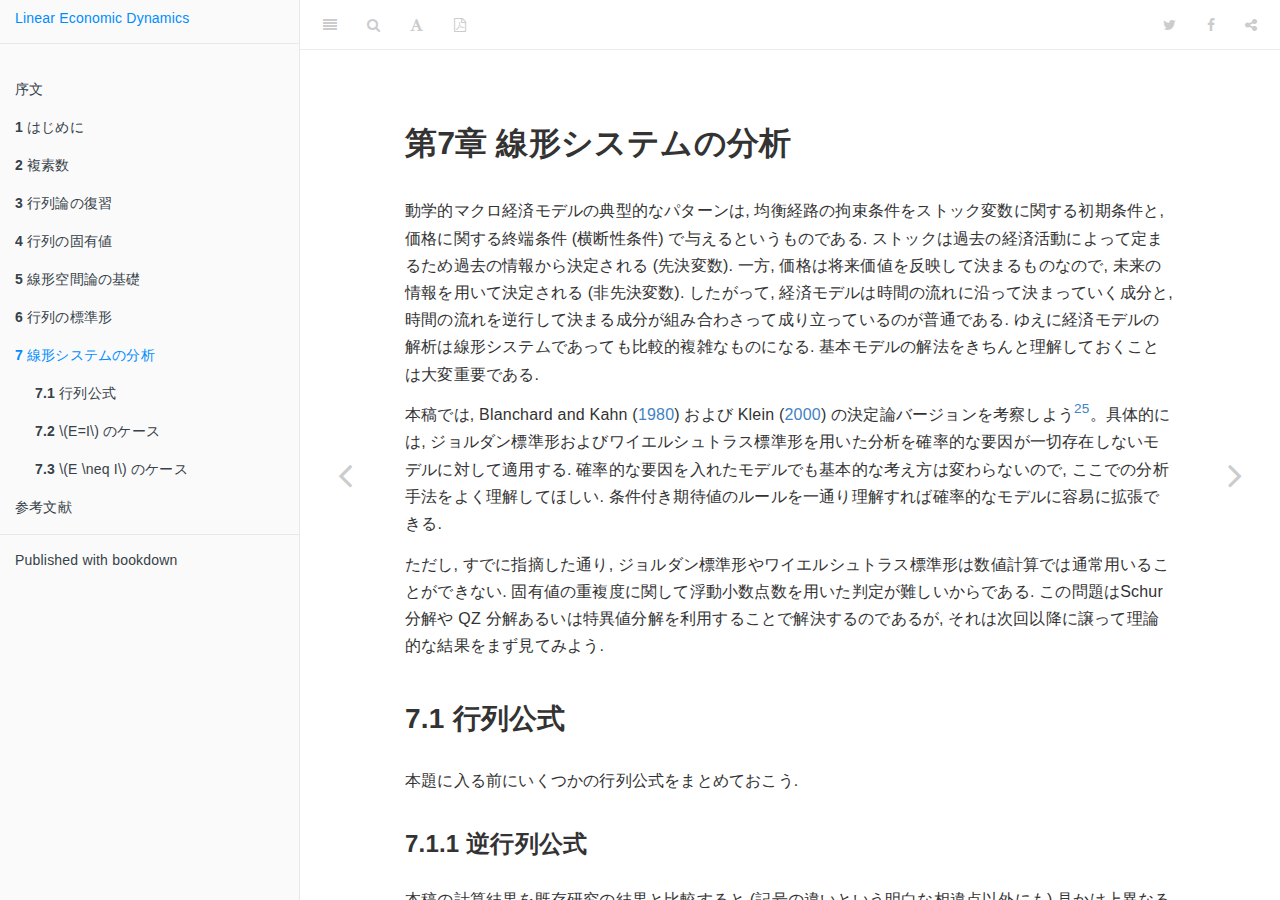
<file: section-7.html>
<!DOCTYPE html>
<html >

<head>

  <meta charset="UTF-8">
  <meta http-equiv="X-UA-Compatible" content="IE=edge">
  <title>経済動学: 線形編</title>
  <meta content="text/html; charset=UTF-8" http-equiv="Content-Type">
  <meta name="description" content="経済動学 講義ノート">
  <meta name="generator" content="bookdown 0.3 and GitBook 2.6.7">

  <meta property="og:title" content="経済動学: 線形編" />
  <meta property="og:type" content="book" />
  
  
  <meta property="og:description" content="経済動学 講義ノート" />
  <meta name="github-repo" content="kenjisato/led" />

  <meta name="twitter:card" content="summary" />
  <meta name="twitter:title" content="経済動学: 線形編" />
  
  <meta name="twitter:description" content="経済動学 講義ノート" />
  

<meta name="author" content="佐藤 健治">


<meta name="date" content="2017-05-10">

  <meta name="viewport" content="width=device-width, initial-scale=1">
  <meta name="apple-mobile-web-app-capable" content="yes">
  <meta name="apple-mobile-web-app-status-bar-style" content="black">
  
  
<link rel="prev" href="section-6.html">
<link rel="next" href="e58f82e88083e69687e78cae.html">

<script src="libs/jquery-2.2.3/jquery.min.js"></script>
<link href="libs/gitbook-2.6.7/css/style.css" rel="stylesheet" />
<link href="libs/gitbook-2.6.7/css/plugin-bookdown.css" rel="stylesheet" />
<link href="libs/gitbook-2.6.7/css/plugin-highlight.css" rel="stylesheet" />
<link href="libs/gitbook-2.6.7/css/plugin-search.css" rel="stylesheet" />
<link href="libs/gitbook-2.6.7/css/plugin-fontsettings.css" rel="stylesheet" />









<style type="text/css">
div.sourceCode { overflow-x: auto; }
table.sourceCode, tr.sourceCode, td.lineNumbers, td.sourceCode {
  margin: 0; padding: 0; vertical-align: baseline; border: none; }
table.sourceCode { width: 100%; line-height: 100%; }
td.lineNumbers { text-align: right; padding-right: 4px; padding-left: 4px; color: #aaaaaa; border-right: 1px solid #aaaaaa; }
td.sourceCode { padding-left: 5px; }
code > span.kw { color: #007020; font-weight: bold; } /* Keyword */
code > span.dt { color: #902000; } /* DataType */
code > span.dv { color: #40a070; } /* DecVal */
code > span.bn { color: #40a070; } /* BaseN */
code > span.fl { color: #40a070; } /* Float */
code > span.ch { color: #4070a0; } /* Char */
code > span.st { color: #4070a0; } /* String */
code > span.co { color: #60a0b0; font-style: italic; } /* Comment */
code > span.ot { color: #007020; } /* Other */
code > span.al { color: #ff0000; font-weight: bold; } /* Alert */
code > span.fu { color: #06287e; } /* Function */
code > span.er { color: #ff0000; font-weight: bold; } /* Error */
code > span.wa { color: #60a0b0; font-weight: bold; font-style: italic; } /* Warning */
code > span.cn { color: #880000; } /* Constant */
code > span.sc { color: #4070a0; } /* SpecialChar */
code > span.vs { color: #4070a0; } /* VerbatimString */
code > span.ss { color: #bb6688; } /* SpecialString */
code > span.im { } /* Import */
code > span.va { color: #19177c; } /* Variable */
code > span.cf { color: #007020; font-weight: bold; } /* ControlFlow */
code > span.op { color: #666666; } /* Operator */
code > span.bu { } /* BuiltIn */
code > span.ex { } /* Extension */
code > span.pp { color: #bc7a00; } /* Preprocessor */
code > span.at { color: #7d9029; } /* Attribute */
code > span.do { color: #ba2121; font-style: italic; } /* Documentation */
code > span.an { color: #60a0b0; font-weight: bold; font-style: italic; } /* Annotation */
code > span.cv { color: #60a0b0; font-weight: bold; font-style: italic; } /* CommentVar */
code > span.in { color: #60a0b0; font-weight: bold; font-style: italic; } /* Information */
</style>

<link rel="stylesheet" href="asset/css/style.css" type="text/css" />
</head>

<body>


  <div class="book without-animation with-summary font-size-2 font-family-1" data-basepath=".">

    <div class="book-summary">
      <nav role="navigation">

<ul class="summary">
<li><a href="./">Linear Economic Dynamics</a></li>

<li class="divider"></li>
<li><a href="index.html#top-page"></a></li>
<li class="chapter" data-level="" data-path="preface.html"><a href="preface.html"><i class="fa fa-check"></i>序文</a><ul>
<li class="chapter" data-level="" data-path="preface.html"><a href="preface.html#e6a78be68890"><i class="fa fa-check"></i>構成</a></li>
<li class="chapter" data-level="" data-path="preface.html"><a href="preface.html#e8ac9de8be9e"><i class="fa fa-check"></i>謝辞</a></li>
</ul></li>
<li class="chapter" data-level="1" data-path="intro.html"><a href="intro.html"><i class="fa fa-check"></i><b>1</b> はじめに</a><ul>
<li class="chapter" data-level="1.1" data-path="intro.html"><a href="intro.html#intro-economic-dynamics"><i class="fa fa-check"></i><b>1.1</b> 経済動学</a></li>
<li class="chapter" data-level="1.2" data-path="intro.html"><a href="intro.html#intro-target-model"><i class="fa fa-check"></i><b>1.2</b> 対象とするモデル</a><ul>
<li class="chapter" data-level="1.2.1" data-path="intro.html"><a href="intro.html#intro-deterministic"><i class="fa fa-check"></i><b>1.2.1</b> 決定論モデル</a></li>
<li class="chapter" data-level="1.2.2" data-path="intro.html"><a href="intro.html#intro-control-theory"><i class="fa fa-check"></i><b>1.2.2</b> 制御理論との違い</a></li>
<li class="chapter" data-level="1.2.3" data-path="intro.html"><a href="intro.html#intro-stability-determinacy"><i class="fa fa-check"></i><b>1.2.3</b> 安定性と決定性</a></li>
<li class="chapter" data-level="1.2.4" data-path="intro.html"><a href="intro.html#intro-RE"><i class="fa fa-check"></i><b>1.2.4</b> 合理的期待モデル</a></li>
<li class="chapter" data-level="1.2.5" data-path="intro.html"><a href="intro.html#intro-MSRE"><i class="fa fa-check"></i><b>1.2.5</b> マルコフスイッチングモデル</a></li>
</ul></li>
<li class="chapter" data-level="1.3" data-path="intro.html"><a href="intro.html#intro-programing"><i class="fa fa-check"></i><b>1.3</b> プログラミング環境</a><ul>
<li class="chapter" data-level="1.3.1" data-path="intro.html"><a href="intro.html#intro-rstudio"><i class="fa fa-check"></i><b>1.3.1</b> RStudio</a></li>
<li class="chapter" data-level="1.3.2" data-path="intro.html"><a href="intro.html#intro-prepare"><i class="fa fa-check"></i><b>1.3.2</b> 準備</a></li>
<li class="chapter" data-level="1.3.3" data-path="intro.html"><a href="intro.html#section-1.3.3"><i class="fa fa-check"></i><b>1.3.3</b> パッケージ</a></li>
</ul></li>
</ul></li>
<li class="chapter" data-level="2" data-path="complexnumbers.html"><a href="complexnumbers.html"><i class="fa fa-check"></i><b>2</b> 複素数</a><ul>
<li class="chapter" data-level="2.1" data-path="complexnumbers.html"><a href="complexnumbers.html#section-2.1"><i class="fa fa-check"></i><b>2.1</b> はじめに</a></li>
<li class="chapter" data-level="2.2" data-path="complexnumbers.html"><a href="complexnumbers.html#section-2.2"><i class="fa fa-check"></i><b>2.2</b> 複素数</a></li>
<li class="chapter" data-level="2.3" data-path="complexnumbers.html"><a href="complexnumbers.html#imaginary-plane"><i class="fa fa-check"></i><b>2.3</b> 複素平面（imaginary plane）</a></li>
<li class="chapter" data-level="2.4" data-path="complexnumbers.html"><a href="complexnumbers.html#r-"><i class="fa fa-check"></i><b>2.4</b> R コード</a><ul>
<li class="chapter" data-level="" data-path="complexnumbers.html"><a href="complexnumbers.html#e59b9be58987e6bc94e7ae97"><i class="fa fa-check"></i>四則演算</a></li>
<li class="chapter" data-level="" data-path="complexnumbers.html"><a href="complexnumbers.html#e8a487e7b4a0e5b9b3e99da2e4b88ae381aee59bb3e7a4ba"><i class="fa fa-check"></i>複素平面上の図示</a></li>
</ul></li>
<li class="chapter" data-level="2.5" data-path="complexnumbers.html"><a href="complexnumbers.html#section-2.5"><i class="fa fa-check"></i><b>2.5</b> 極形式</a></li>
<li class="chapter" data-level="2.6" data-path="complexnumbers.html"><a href="complexnumbers.html#section-2.6"><i class="fa fa-check"></i><b>2.6</b> 共役複素数</a></li>
<li class="chapter" data-level="2.7" data-path="complexnumbers.html"><a href="complexnumbers.html#complexramsey"><i class="fa fa-check"></i><b>2.7</b> 補遺：ラムゼーモデル</a></li>
</ul></li>
<li class="chapter" data-level="3" data-path="matrix.html"><a href="matrix.html"><i class="fa fa-check"></i><b>3</b> 行列論の復習</a><ul>
<li class="chapter" data-level="3.1" data-path="matrix.html"><a href="matrix.html#section-3.1"><i class="fa fa-check"></i><b>3.1</b> 行列の形</a></li>
<li class="chapter" data-level="3.2" data-path="matrix.html"><a href="matrix.html#matrix-operation"><i class="fa fa-check"></i><b>3.2</b> 行列の演算</a></li>
<li class="chapter" data-level="3.3" data-path="matrix.html"><a href="matrix.html#section-3.3"><i class="fa fa-check"></i><b>3.3</b> 線形方程式</a><ul>
<li class="chapter" data-level="3.3.1" data-path="matrix.html"><a href="matrix.html#section-3.3.1"><i class="fa fa-check"></i><b>3.3.1</b> 線形連立方程式の変形</a></li>
<li class="chapter" data-level="3.3.2" data-path="matrix.html"><a href="matrix.html#section-3.3.2"><i class="fa fa-check"></i><b>3.3.2</b> 行基本変形</a></li>
<li class="chapter" data-level="3.3.3" data-path="matrix.html"><a href="matrix.html#section-3.3.3"><i class="fa fa-check"></i><b>3.3.3</b> 列基本変形</a></li>
<li class="chapter" data-level="3.3.4" data-path="matrix.html"><a href="matrix.html#section-3.3.4"><i class="fa fa-check"></i><b>3.3.4</b> 初等変形</a></li>
</ul></li>
<li class="chapter" data-level="3.4" data-path="matrix.html"><a href="matrix.html#r--1"><i class="fa fa-check"></i><b>3.4</b> R コード</a><ul>
<li class="chapter" data-level="3.4.1" data-path="matrix.html"><a href="matrix.html#section-3.4.1"><i class="fa fa-check"></i><b>3.4.1</b> 行列の定義</a></li>
<li class="chapter" data-level="3.4.2" data-path="matrix.html"><a href="matrix.html#section-3.4.2"><i class="fa fa-check"></i><b>3.4.2</b> 要素の取得</a></li>
<li class="chapter" data-level="3.4.3" data-path="matrix.html"><a href="matrix.html#section-3.4.3"><i class="fa fa-check"></i><b>3.4.3</b> 行列の演算・関数</a></li>
</ul></li>
</ul></li>
<li class="chapter" data-level="4" data-path="eigen.html"><a href="eigen.html"><i class="fa fa-check"></i><b>4</b> 行列の固有値</a><ul>
<li class="chapter" data-level="4.1" data-path="eigen.html"><a href="eigen.html#section-4.1"><i class="fa fa-check"></i><b>4.1</b> 行列式</a><ul>
<li class="chapter" data-level="4.1.1" data-path="eigen.html"><a href="eigen.html#section-4.1.1"><i class="fa fa-check"></i><b>4.1.1</b> 置換</a></li>
<li class="chapter" data-level="4.1.2" data-path="eigen.html"><a href="eigen.html#section-4.1.2"><i class="fa fa-check"></i><b>4.1.2</b> 行列式の定義</a></li>
<li class="chapter" data-level="4.1.3" data-path="eigen.html"><a href="eigen.html#section-4.1.3"><i class="fa fa-check"></i><b>4.1.3</b> 行列式の意味</a></li>
</ul></li>
<li class="chapter" data-level="4.2" data-path="eigen.html"><a href="eigen.html#section-4.2"><i class="fa fa-check"></i><b>4.2</b> 固有値と固有ベクトル</a></li>
<li class="chapter" data-level="4.3" data-path="eigen.html"><a href="eigen.html#section-4.3"><i class="fa fa-check"></i><b>4.3</b> 対角化</a><ul>
<li class="chapter" data-level="4.3.1" data-path="eigen.html"><a href="eigen.html#section-4.3.1"><i class="fa fa-check"></i><b>4.3.1</b> 計算方法の確認</a></li>
<li class="chapter" data-level="4.3.2" data-path="eigen.html"><a href="eigen.html#section-4.3.2"><i class="fa fa-check"></i><b>4.3.2</b> 例題</a></li>
<li class="chapter" data-level="4.3.3" data-path="eigen.html"><a href="eigen.html#section-4.3.3"><i class="fa fa-check"></i><b>4.3.3</b> 複素数の行列表現</a></li>
<li class="chapter" data-level="4.3.4" data-path="eigen.html"><a href="eigen.html#section-4.3.4"><i class="fa fa-check"></i><b>4.3.4</b> 実対角化</a></li>
</ul></li>
<li class="chapter" data-level="4.4" data-path="eigen.html"><a href="eigen.html#section-4.4"><i class="fa fa-check"></i><b>4.4</b> 線形動学方程式と固有値</a></li>
<li class="chapter" data-level="4.5" data-path="eigen.html"><a href="eigen.html#section-4.5"><i class="fa fa-check"></i><b>4.5</b> ラムゼーモデルと固有値</a></li>
<li class="chapter" data-level="4.6" data-path="eigen.html"><a href="eigen.html#r--2"><i class="fa fa-check"></i><b>4.6</b> R コード</a></li>
</ul></li>
<li class="chapter" data-level="5" data-path="linspace.html"><a href="linspace.html"><i class="fa fa-check"></i><b>5</b> 線形空間論の基礎</a><ul>
<li class="chapter" data-level="5.1" data-path="linspace.html"><a href="linspace.html#linspace-definition"><i class="fa fa-check"></i><b>5.1</b> 線形空間</a></li>
<li class="chapter" data-level="5.2" data-path="linspace.html"><a href="linspace.html#linspace-subspace"><i class="fa fa-check"></i><b>5.2</b> 線形部分空間</a></li>
<li class="chapter" data-level="5.3" data-path="linspace.html"><a href="linspace.html#linspace-independence"><i class="fa fa-check"></i><b>5.3</b> 1次独立性</a></li>
<li class="chapter" data-level="5.4" data-path="linspace.html"><a href="linspace.html#linspace-linearmap"><i class="fa fa-check"></i><b>5.4</b> 線形写像</a><ul>
<li class="chapter" data-level="5.4.1" data-path="linspace.html"><a href="linspace.html#section-5.4.1"><i class="fa fa-check"></i><b>5.4.1</b> 基本的な定義の復習</a></li>
<li class="chapter" data-level="" data-path="linspace.html"><a href="linspace.html#e5838fe383bbe98086e5838f"><i class="fa fa-check"></i>像・逆像</a></li>
<li class="chapter" data-level="5.4.2" data-path="linspace.html"><a href="linspace.html#section-5.4.2"><i class="fa fa-check"></i><b>5.4.2</b> 線形性</a></li>
<li class="chapter" data-level="5.4.3" data-path="linspace.html"><a href="linspace.html#section-5.4.3"><i class="fa fa-check"></i><b>5.4.3</b> 像空間，核，商空間</a></li>
<li class="chapter" data-level="5.4.4" data-path="linspace.html"><a href="linspace.html#section-5.4.4"><i class="fa fa-check"></i><b>5.4.4</b> 座標</a></li>
</ul></li>
<li class="chapter" data-level="5.5" data-path="linspace.html"><a href="linspace.html#linspace-matrix"><i class="fa fa-check"></i><b>5.5</b> 行列</a><ul>
<li class="chapter" data-level="5.5.1" data-path="linspace.html"><a href="linspace.html#section-5.5.1"><i class="fa fa-check"></i><b>5.5.1</b> 線形写像の表現としての行列</a></li>
<li class="chapter" data-level="5.5.2" data-path="linspace.html"><a href="linspace.html#section-5.5.2"><i class="fa fa-check"></i><b>5.5.2</b> 基底の変換</a></li>
</ul></li>
<li class="chapter" data-level="5.6" data-path="linspace.html"><a href="linspace.html#linspace-invariant"><i class="fa fa-check"></i><b>5.6</b> 不変部分空間</a><ul>
<li class="chapter" data-level="5.6.1" data-path="linspace.html"><a href="linspace.html#section-5.6.1"><i class="fa fa-check"></i><b>5.6.1</b> ブロック対角化</a></li>
<li class="chapter" data-level="5.6.2" data-path="linspace.html"><a href="linspace.html#section-5.6.2"><i class="fa fa-check"></i><b>5.6.2</b> 固有値分解</a></li>
</ul></li>
</ul></li>
<li class="chapter" data-level="6" data-path="section-6.html"><a href="section-6.html"><i class="fa fa-check"></i><b>6</b> 行列の標準形</a><ul>
<li class="chapter" data-level="6.1" data-path="section-6.html"><a href="section-6.html#section-6.1"><i class="fa fa-check"></i><b>6.1</b> 一般固有空間への分解</a><ul>
<li class="chapter" data-level="6.1.1" data-path="section-6.html"><a href="section-6.html#section-6.1.1"><i class="fa fa-check"></i><b>6.1.1</b> ハミルトン・ケーリーの定理</a></li>
<li class="chapter" data-level="6.1.2" data-path="section-6.html"><a href="section-6.html#section-6.1.2"><i class="fa fa-check"></i><b>6.1.2</b> 最小多項式</a></li>
<li class="chapter" data-level="6.1.3" data-path="complexnumbers.html"><a href="complexnumbers.html#-1"><i class="fa fa-check"></i><b>6.1.3</b> 一般固有空間への分解</a></li>
</ul></li>
<li class="chapter" data-level="6.2" data-path="section-6.html"><a href="section-6.html#section-6.2"><i class="fa fa-check"></i><b>6.2</b> 一般化固有値問題</a><ul>
<li class="chapter" data-level="6.2.1" data-path="section-6.html"><a href="section-6.html#section-6.2.1"><i class="fa fa-check"></i><b>6.2.1</b> 一般化固有値</a></li>
</ul></li>
<li class="chapter" data-level="6.3" data-path="section-6.html"><a href="section-6.html#section-6.3"><i class="fa fa-check"></i><b>6.3</b> ハミルトン・ケーリーの定理の証明</a></li>
<li class="chapter" data-level="6.4" data-path="section-6.html"><a href="section-6.html#section-6.4"><i class="fa fa-check"></i><b>6.4</b> ワイエルシュトラス標準形の導出</a></li>
</ul></li>
<li class="chapter" data-level="7" data-path="section-7.html"><a href="section-7.html"><i class="fa fa-check"></i><b>7</b> 線形システムの分析</a><ul>
<li class="chapter" data-level="7.1" data-path="section-7.html"><a href="section-7.html#section-7.1"><i class="fa fa-check"></i><b>7.1</b> 行列公式</a><ul>
<li class="chapter" data-level="7.1.1" data-path="section-7.html"><a href="section-7.html#section-7.1.1"><i class="fa fa-check"></i><b>7.1.1</b> 逆行列公式</a></li>
<li class="chapter" data-level="7.1.2" data-path="section-7.html"><a href="section-7.html#section-7.1.2"><i class="fa fa-check"></i><b>7.1.2</b> シルベスタ方程式</a></li>
</ul></li>
<li class="chapter" data-level="7.2" data-path="section-7.html"><a href="section-7.html#blanchard-kahn-case"><i class="fa fa-check"></i><b>7.2</b> <span class="math inline">\(E=I\)</span> のケース</a><ul>
<li class="chapter" data-level="" data-path="section-7.html"><a href="section-7.html#e59bb3e8a7a3"><i class="fa fa-check"></i>図解</a></li>
</ul></li>
<li class="chapter" data-level="7.3" data-path="section-7.html"><a href="section-7.html#e-neq-i-"><i class="fa fa-check"></i><b>7.3</b> <span class="math inline">\(E \neq I\)</span> のケース</a><ul>
<li class="chapter" data-level="7.3.1" data-path="section-7.html"><a href="section-7.html#section-7.3.1"><i class="fa fa-check"></i><b>7.3.1</b> アイデア</a></li>
<li class="chapter" data-level="7.3.2" data-path="section-7.html"><a href="section-7.html#section-7.3.2"><i class="fa fa-check"></i><b>7.3.2</b> 解の存在と一意性</a></li>
<li class="chapter" data-level="7.3.3" data-path="section-7.html"><a href="section-7.html#u-"><i class="fa fa-check"></i><b>7.3.3</b> <span class="math inline">\(u\)</span> の特定化</a></li>
</ul></li>
</ul></li>
<li class="chapter" data-level="" data-path="e58f82e88083e69687e78cae.html"><a href="e58f82e88083e69687e78cae.html"><i class="fa fa-check"></i>参考文献</a></li>
<li class="divider"></li>
<li><a href="http://led.kenjisato.jp" target="blank">Published with bookdown</a></li>

</ul>

      </nav>
    </div>

    <div class="book-body">
      <div class="body-inner">
        <div class="book-header" role="navigation">
          <h1>
            <i class="fa fa-circle-o-notch fa-spin"></i><a href="./">経済動学: 線形編</a>
          </h1>
        </div>

        <div class="page-wrapper" tabindex="-1" role="main">
          <div class="page-inner">

            <section class="normal" id="section-">
<div id="section-7" class="section level1">
<h1><span class="header-section-number">第7章</span> 線形システムの分析</h1>
<p>動学的マクロ経済モデルの典型的なパターンは, 均衡経路の拘束条件をストック変数に関する初期条件と, 価格に関する終端条件 (横断性条件) で与えるというものである. ストックは過去の経済活動によって定まるため過去の情報から決定される (先決変数). 一方, 価格は将来価値を反映して決まるものなので, 未来の情報を用いて決定される (非先決変数). したがって, 経済モデルは時間の流れに沿って決まっていく成分と, 時間の流れを逆行して決まる成分が組み合わさって成り立っているのが普通である. ゆえに経済モデルの解析は線形システムであっても比較的複雑なものになる. 基本モデルの解法をきちんと理解しておくことは大変重要である.</p>
<p>本稿では, <span class="citation">Blanchard and Kahn (<a href="#ref-BlanchardKahn1980">1980</a>)</span> および <span class="citation">Klein (<a href="#ref-Klein2000">2000</a>)</span> の決定論バージョンを考察しよう<a href="#fn25" class="footnoteRef" id="fnref25"><sup>25</sup></a>。具体的には, ジョルダン標準形およびワイエルシュトラス標準形を用いた分析を確率的な要因が一切存在しないモデルに対して適用する. 確率的な要因を入れたモデルでも基本的な考え方は変わらないので, ここでの分析手法をよく理解してほしい. 条件付き期待値のルールを一通り理解すれば確率的なモデルに容易に拡張できる.</p>
<p>ただし, すでに指摘した通り, ジョルダン標準形やワイエルシュトラス標準形は数値計算では通常用いることができない. 固有値の重複度に関して浮動小数点数を用いた判定が難しいからである. この問題はSchur 分解や QZ 分解あるいは特異値分解を利用することで解決するのであるが, それは次回以降に譲って理論的な結果をまず見てみよう.</p>
<div id="section-7.1" class="section level2">
<h2><span class="header-section-number">7.1</span> 行列公式</h2>
<p>本題に入る前にいくつかの行列公式をまとめておこう.</p>
<div id="section-7.1.1" class="section level3">
<h3><span class="header-section-number">7.1.1</span> 逆行列公式</h3>
本稿の計算結果を既存研究の結果と比較すると (記号の違いという明白な相違点以外にも) 見かけ上異なる解を得ていることが分かるだろう. これは導出方法が異なるために発生した見せかけの違いであって本質的なものではない. 文献と比較する際には次の行列公式を念頭においておくとよい. 
<div class="theorem">
<span id="thm:blockinv" class="theorem"><strong>定理 7.1 </strong></span><span class="math inline">\(A,B,C,D\)</span> は適当な次元の行列であるとする. <span class="math inline">\(A\)</span> および <span class="math inline">\(D-CA^{-1}B\)</span> を正則とする. このとき<span class="math inline">\(\left[\begin{smallmatrix}A &amp; B\\ C &amp; D \end{smallmatrix}\right]\)</span> は正則であり, 次式が成立する. <span class="math display">\[
\begin{bmatrix}A &amp; B\\
C &amp; D
\end{bmatrix}^{-1}=\begin{bmatrix}A^{-1}+A^{-1}B(D-CA^{-1}B)^{-1}CA^{-1} &amp; -A^{-1}B(D-CA^{-1}B)^{-1}\\
-(D-CA^{-1}B)^{-1}CA^{-1} &amp; (D-CA^{-1}B)^{-1}
\end{bmatrix}.
\]</span>
</div>
<p></p>

<div class="corollary">
<span id="cor:blockcor" class="corollary"><strong>系 7.1 </strong></span><span class="math inline">\(A,C,D\)</span> は適当な次元の行列であるとする. <span class="math inline">\(A\)</span> および <span class="math inline">\(D\)</span> を正則とする. このとき<span class="math inline">\(\left[\begin{smallmatrix}A &amp; 0\\ C &amp; D \end{smallmatrix}\right]\)</span> は正則であり, 次式が成立する. <span class="math display">\[
\begin{bmatrix}A &amp; 0\\
C &amp; D
\end{bmatrix}^{-1}=\begin{bmatrix}A^{-1} &amp; 0\\
-D^{-1}CA^{-1} &amp; D^{-1}
\end{bmatrix}.
\]</span>
</div>
<p></p>

<div class="exercise">
定理<a href="section-7.html#thm:blockinv">7.1</a> および系@ref{cor:blockcor}を証明せよ.
</div>
<p></p>
</div>
<div id="section-7.1.2" class="section level3">
<h3><span class="header-section-number">7.1.2</span> シルベスタ方程式</h3>
<p>2つの演算を定義しよう. 行列の各列を縦に積み上げる写像を <span class="math inline">\(\mathrm{vec}:\mathbb{F}^{m\times n}\to\mathbb{F}^{mn}\)</span> と書く. すなわち, <span class="math display">\[
\begin{aligned}
\mathrm{vec}\left(\begin{bmatrix}a_{11} &amp; \cdots &amp; a_{1n}\\
\vdots &amp; \ddots &amp; \vdots\\
a_{m1} &amp; \cdots &amp; a_{mn}
\end{bmatrix}\right)=\begin{bmatrix}a_{11} &amp; \cdots &amp; a_{m1} &amp; \cdots &amp; \cdots &amp; a_{1n} &amp; \cdots &amp; a_{mn}\end{bmatrix}^{\top}.
\end{aligned}
\]</span> 容易に分かることだが, <span class="math inline">\(\mathrm{vec}\)</span> は線形写像である.</p>
<span class="math inline">\(A\in\mathbb{F}^{m\times n}\)</span> と <span class="math inline">\(B\in\mathbb{F}^{p\times q}\)</span> のクロネッカー積 <span class="math inline">\(A\otimes B\in\mathbb{F}^{mp\times nq}\)</span> を <span class="math display">\[
A\otimes B:=\begin{bmatrix}a_{11}B &amp; \cdots &amp; a_{1n}B\\
\vdots &amp; \ddots &amp; \vdots\\
a_{m1}B &amp; \cdots &amp; a_{mn}B
\end{bmatrix}
\]</span> によって定義する. 次の補題を証明しよう. 
<div class="lemma">
<span id="lem:vecformula" class="lemma"><strong>補題 7.1 </strong></span><span class="math inline">\(A\)</span>, <span class="math inline">\(B\)</span>, <span class="math inline">\(C\)</span> を適当なサイズの行列とする. このとき, <span class="math inline">\(\mathrm{vec}(ABC)=(C^{\top}\otimes A)\mathrm{vec}(B)\)</span> が成り立つ.
</div>
<p></p>

<div class="proof">
<span class="proof"><em>証明. </em></span> <span class="math inline">\(A\in\mathbb{F}^{m\times n}\)</span>, <span class="math inline">\(B\in\mathbb{F}^{n\times p}\)</span>, <span class="math inline">\(C\in\mathbb{F}^{p\times q}\)</span> とする. <span class="math inline">\(B=\begin{bmatrix}B_{1} &amp; \cdots &amp; B_{p}\end{bmatrix}\)</span>, <span class="math inline">\(C=\begin{bmatrix}C_{1} &amp; \cdots &amp; C_{q}\end{bmatrix}\)</span>とすれば <span class="math display">\[
\begin{aligned}
\left(C^{\top}\otimes A\right)\mathrm{vec}(B) &amp; =\begin{bmatrix}c_{11}A &amp; \cdots &amp; c_{p1}A\\
\vdots &amp; \ddots &amp; \vdots\\
c_{1q}A &amp; \cdots &amp; c_{pq}A
\end{bmatrix}\begin{bmatrix}B_{1}\\
\vdots\\
B_{p}
\end{bmatrix}=\begin{bmatrix}c_{11}AB_{1}+\cdots+c_{p1}AB_{p}\\
\vdots\\
c_{1q}AB_{1}+\cdots+c_{pq}AB_{p}
\end{bmatrix}\\
 &amp; =\begin{bmatrix}\begin{bmatrix}AB_{1} &amp; \cdots &amp; AB_{p}\end{bmatrix}C_{1}\\
\vdots\\
\begin{bmatrix}AB_{1} &amp; \cdots &amp; AB_{p}\end{bmatrix}C_{q}
\end{bmatrix}=\begin{bmatrix}ABC_{1}\\
\vdots\\
ABC_{q}
\end{bmatrix}=\mathrm{vec}(ABC).
\end{aligned}
\]</span>
</div>
<p></p>

<div class="theorem">
<span id="thm:sylv" class="theorem"><strong>定理 7.2  (離散時間シルベスタ方程式) </strong></span><span class="math inline">\(A\)</span>, <span class="math inline">\(B\)</span>, C を適当なサイズの行列, <span class="math inline">\(I-\left(B^{\top}\otimes A\right)\)</span> は正則であるとする. 行列方程式 <span class="math inline">\(AXB-X+C=0\)</span>の解 <span class="math inline">\(X\)</span> は, <span class="math display">\[
\mathrm{vec}(X)=\left[I-\left(B^{\top}\otimes A\right)\right]^{-1}\mathrm{vec}(C)
\]</span> によって与えられる.
</div>
<p></p>

<div class="proof">
<span class="proof"><em>証明. </em></span> 全体を <span class="math inline">\(\mathrm{vec}\)</span> で写して, <span class="math inline">\(\mathrm{vec}(AXB)-\mathrm{vec}(X)+\mathrm{vec}(C)=0\)</span>を得る. 補題 <a href="section-7.html#lem:vecformula">7.1</a> より<span class="math inline">\(\left(B^{\top}\otimes A\right)\mathrm{vec}(X)-\mathrm{vec}(X)=-\mathrm{vec}(C)\)</span>. したがって, <span class="math inline">\(\mathrm{vec}(X)=\left[I-\left(B^{\top}\otimes A\right)\right]^{-1}\mathrm{vec}(C)\)</span>.
</div>
<p></p>
</div>
</div>
<div id="blanchard-kahn-case" class="section level2">
<h2><span class="header-section-number">7.2</span> <span class="math inline">\(E=I\)</span> のケース</h2>
無限期間のシステム方程式 <span class="math inline">\(Ex_{t+1}=Ax_{t}+Bu_{t}\)</span> において <span class="math inline">\(E=I\)</span> なるケースを考える. すなわち,
<span class="math display" id="eq:bk-sys">\[\begin{equation}
  x_{t+1}=Ax_{t}+Bu_{t},\quad t=0,1,\dots,\tag{7.1}
\end{equation}\]</span>
各ベクトルと行列のサイズは <span class="math inline">\(x\in\mathbb{R}^{n}\)</span>, <span class="math inline">\(u\in\mathbb{R}^{m}\)</span>, <span class="math inline">\(A\in\mathbb{R}^{n\times n}\)</span>, <span class="math inline">\(B\in\mathbb{R}^{n\times m}\)</span> とする. <span class="math inline">\(u\)</span> は外生的に与えられるショックである. 序文に述べた通り, <span class="math inline">\(x\)</span> を構成する変数の一部に初期条件が与えられている状況を想定している. 具体的には変数 <span class="math inline">\(x\)</span> が <span class="math inline">\(x^{1}\in\mathbb{R}^{n_{1}}\)</span> および <span class="math inline">\(x^{2}\in\mathbb{R}^{n_{2}}\)</span> によって
<span class="math display" id="eq:bk-12">\[\begin{equation}
  x_{t}=\begin{bmatrix}x_{t}^{1}\\
  x_{t}^{2}
  \end{bmatrix} \tag{7.2}
\end{equation}\]</span>
と記述でき, 初期条件が <span class="math display">\[
x_{0}^{1}=\bar{x}_{0}^{1},
\]</span> で与えられているとする. 終端条件として経路の発散スピードが幾何数列の発散スピードを超えないことを仮定する. すなわち, 任意の <span class="math inline">\(-1&lt;\rho&lt;1\)</span> について
<span class="math display" id="eq:bk-tvc">\[\begin{equation}
  \lim_{T\to\infty}\rho^{T}\|x_{T}\|=0 \tag{7.3}
\end{equation}\]</span>
<p>が成り立つ <span class="math inline">\(x\)</span> を実行可能な解であるとする. 式 <a href="section-7.html#eq:bk-sys">(7.1)</a> を式 <a href="section-7.html#eq:bk-12">(7.2)</a> に適合するようにブロック行列表現すると</p>
<p><span class="math display">\[
\begin{bmatrix}x_{t+1}^{1}\\
x_{t+1}^{2}
\end{bmatrix}=\begin{bmatrix}A_{11} &amp; A_{12}\\
A_{21} &amp; A_{22}
\end{bmatrix}\begin{bmatrix}x_{t}^{1}\\
x_{t}^{2}
\end{bmatrix}+\begin{bmatrix}B_{1}\\
B_{2}
\end{bmatrix}u_{t}
\]</span> と書ける. <span class="math inline">\(A\)</span> のジョルダン分解 <span class="math display">\[
\begin{bmatrix}A_{11} &amp; A_{12}\\
A_{21} &amp; A_{22}
\end{bmatrix}=P\begin{bmatrix}J_{s} &amp; 0\\
0 &amp; J_{u}
\end{bmatrix}P^{-1}
\]</span> に基いて状態方程式<a href="section-7.html#eq:bk-sys">(7.1)</a>を変形し, <span class="math display">\[
P^{-1}\begin{bmatrix}x_{t+1}^{1}\\
x_{t+1}^{2}
\end{bmatrix}=\begin{bmatrix}J_{s} &amp; 0\\
0 &amp; J_{u}
\end{bmatrix}P^{-1}\begin{bmatrix}x_{t}^{1}\\
x_{t}^{2}
\end{bmatrix}+P^{-1}\begin{bmatrix}B_{1}\\
B_{2}
\end{bmatrix}u_{t}
\]</span> を得る. <span class="math inline">\(P\)</span> をうまく選んで, <span class="math inline">\(J_{s}\)</span> の対角成分には絶対値が1以下の固有値, <span class="math inline">\(J_{u}\)</span> の対角成分には絶対値が <span class="math inline">\(1\)</span> より大きい固有値が並んでいるとしよう. この結果, <span class="math inline">\(J_{u}\)</span> は正則になる. <span class="math inline">\(y:=P^{-1}x\)</span>, <span class="math inline">\(C:=P^{-1}B\)</span> と変数変換することで</p>
<span class="math display" id="eq:bk-jordan">\[\begin{equation}
  \begin{bmatrix}y_{t+1}^{s}\\
  y_{t+1}^{u}
  \end{bmatrix}=\begin{bmatrix}J_{s} &amp; 0\\
  0 &amp; J_{u}
  \end{bmatrix}\begin{bmatrix}y_{t}^{s}\\
  y_{t}^{u}
  \end{bmatrix}+\begin{bmatrix}C_{s}\\
  C_{u}
  \end{bmatrix}u_{t} \tag{7.4}
\end{equation}\]</span>
<p>を得る. ただし, <span class="math display">\[
y^{s}\in\mathbb{R}^{n_{s}},\ y^{u}\in\mathbb{R}^{n_{u}}
\]</span> であり, 行列, およびその各ブロックはすべて適合するサイズをもつものとする.</p>
<p>典型的なケースでは初期条件の数が変数の次元に対して不足しているため, 最終期までの情報を使って不足した <span class="math inline">\(t=0\)</span> 時点の条件を補ってから解を決定する. やや天下り的ではあるが, 式<a href="section-7.html#eq:bk-jordan">(7.4)</a> 下段のシステムを, <span class="math inline">\(t\)</span> 期から <span class="math inline">\(T\)</span> 期までの情報を使って後ろ向きに (forward-looking に) 解いてみよう<a href="#fn26" class="footnoteRef" id="fnref26"><sup>26</sup></a>。</p>
<span class="math display" id="eq:bk-yt">\[\begin{align}
y_{t}^{u} &amp; =J_{u}^{-1}y_{t+1}^{u}-J_{u}^{-1}C_{u}u_{t}\nonumber \\
 &amp; =J_{u}^{-1}\left(J_{u}^{-1}y_{t+2}^{u}-J_{u}^{-1}C_{u}u_{t+1}\right)-J_{u}^{-1}C_{u}u_{t}\nonumber \\
 &amp; =J_{u}^{-2}\left(J_{u}^{-1}y_{t+3}^{u}-J_{u}^{-1}C_{u}u_{t+2}\right)-J_{u}^{-2}C_{u}u_{t+1}-J_{u}^{-1}C_{u}u_{t}\nonumber \\
 &amp; =J_{u}^{-3}y_{t+3}^{u}-J_{u}^{-3}C_{u}u_{t+2}-J_{u}^{-2}C_{u}u_{t+1}-J_{u}^{-1}C_{u}u_{t}\nonumber \\
 &amp; =\cdots\nonumber \\
 &amp; =J_{u}^{t-T}y_{T}^{u}-\sum_{k=0}^{T-t-1}J_{u}^{-k-1}C_{u}u_{t+k}. \tag{7.5}
\end{align}\]</span>
<p>ここで, <span class="math inline">\(J_{u}^{-1}\)</span> は安定行列であり, <span class="math inline">\(T\to\infty\)</span> のとき幾何数列のオーダーで減衰する. 一方 <span class="math inline">\(y_{T}^{u}\)</span> は <span class="math inline">\(x_{T}\)</span> の1次結合であるから, 仮定<a href="section-7.html#eq:bk-tvc">(7.3)</a>により<span class="math inline">\(\lim_{T\to\infty}\|J_{u}^{t-T}y_{T}^{u}\|=0\)</span>. つまり,</p>
<span class="math display" id="eq:bk-yu">\[\begin{equation}
y_{t}^{u}=-\sum_{k=0}^{\infty}J_{u}^{-k-1}C_{u}u_{t+k} \tag{7.6}
\end{equation}\]</span>
<p>が成り立つ.<a href="#fn27" class="footnoteRef" id="fnref27"><sup>27</sup></a></p>
変数 <span class="math inline">\(x\)</span> と <span class="math inline">\(y\)</span> の関係から任意の <span class="math inline">\(t\)</span> に対して
<span class="math display" id="eq:bk-cross">\[\begin{equation}
\begin{bmatrix}x_{t}^{1}\\
x_{t}^{2}
\end{bmatrix}=P\begin{bmatrix}y_{t}^{s}\\
y_{t}^{u}
\end{bmatrix}=\begin{bmatrix}P_{1s} &amp; P_{1u}\\
P_{2s} &amp; P_{2u}
\end{bmatrix}\begin{bmatrix}y_{t}^{s}\\
y_{t}^{u}
\end{bmatrix} \tag{7.7}
\end{equation}\]</span>
が成り立つ. <span class="math inline">\(t=0\)</span> したとき, <a href="section-7.html#eq:bk-cross">(7.7)</a> に現れる変数の内 <span class="math inline">\(x_{0}^{1}=\bar{x}_{0}^{1}\)</span> と <span class="math inline">\(y_{0}^{u}=\bar{y}_{0}^{u}\)</span> が定まっている. ここで, <span class="math inline">\(P_{1s}\in\mathbb{R}^{n_{1}\times n_{s}}\)</span>, <span class="math inline">\(P_{1u}\in\mathbb{R}^{n_{1}\times n_{u}}\)</span>, <span class="math inline">\(P_{2s}\in\mathbb{R}^{n_{2}\times n_{s}}\)</span> および <span class="math inline">\(P_{2u}\in\mathbb{R}^{n_{2}\times n_{u}}\)</span> に注意せよ. この情報から, <span class="math inline">\(x_{0}^{2}\)</span> および <span class="math inline">\(y_{0}^{s}\)</span>を決定できれば解軌道が完全に定まる. <span class="math inline">\(t=0\)</span> で成立する線形方程式
<span class="math display" id="eq:bk-9" id="eq:bk-7">\[\begin{align}
\bar{x}_{0}^{1} &amp; =P_{1s}y_{0}^{s}+P_{1u}\bar{y}_{0}^{u} \tag{7.8}\\
x_{0}^{2} &amp; =P_{2s}y_{0}^{s}+P_{2u}\bar{y}_{0}^{u}\tag{7.9}
\end{align}\]</span>
を変形し, 未知量 <span class="math inline">\((x_{0}^{2},y_{0}^{s})\)</span> に関する次の線形方程式を得る.
<span class="math display" id="eq:bk-det0">\[\begin{equation}
  \begin{bmatrix}P_{1s} &amp; 0\\
  P_{2s} &amp; -I_{n_{2}}
  \end{bmatrix}\begin{bmatrix}y_{0}^{s}\\
  x_{0}^{2}
  \end{bmatrix}=\begin{bmatrix}I_{n_{1}} &amp; -P_{1u}\\
  0 &amp; -P_{2u}
  \end{bmatrix}\begin{bmatrix}\bar{x}_{0}^{1}\\
  \bar{y}_{0}^{u}
  \end{bmatrix}.\tag{7.10}
\end{equation}\]</span>
<p>ベクトルと行列のサイズはそれぞれ <span class="math display">\[
  \begin{bmatrix}y_{0}^{s}\\
  x_{0}^{s}
  \end{bmatrix}\in\mathbb{R}^{n_{s}+n_{2}},\quad\begin{bmatrix}\bar{x}_{0}^{1}\\
  \bar{y}_{0}^{u}
  \end{bmatrix}\in\mathbb{R}^{n_{1}+n_{u}},
\]</span></p>
<p><span class="math display">\[
\Pi_{1}:=\begin{bmatrix}P_{1s} &amp; 0\\
P_{2s} &amp; -I
\end{bmatrix}\in\mathbb{R}^{n\times(n_{s}+n_{2})},\quad\Pi_{2}:=\begin{bmatrix}I &amp; -P_{1u}\\
0 &amp; -P_{2u}
\end{bmatrix}\in\mathbb{R}^{n\times(n_{1}+n_{u})}.
\]</span> 解の決定に際して, 3つの場合に場合分けをする.</p>
<div id="n_sn_2n" class="section level5 unnumbered">
<h5><span class="math inline">\(n_{s}+n_{2}&gt;n\)</span></h5>
<p><span class="math display">\[
n_{s}+n_{2}&gt;n=n_{1}+n_{2}\Longleftrightarrow n_{s}&gt;n_{1}
\]</span> が成り立つとすれば, 方程式 <a href="section-7.html#eq:bk-det0">(7.10)</a> の係数行列 <span class="math inline">\(\Pi_{1}\in\mathbb{R}^{n\times(n_{s}+n_{2})}\)</span> は横長の行列である. したがって, 方程式 <a href="section-7.html#eq:bk-det0">(7.10)</a> を満たす <span class="math inline">\((y_{0}^{s},x_{0}^{2})\)</span> は無数に存在する. 解軌道が無数に存在するので解は<strong>不決定 (indeterminate)</strong>であるという. 一般に, 初期値の選び方に自由度がある場合に不決定性があるという.</p>
</div>
<div id="n_sn_2n-1" class="section level5 unnumbered">
<h5><span class="math inline">\(n_{s}+n_{2}&lt;n\)</span></h5>
<p><span class="math display">\[
n_{s}+n_{2}&lt;n=n_{1}+n_{2}\Longleftrightarrow n_{s}&lt;n_{1}
\]</span> が成り立つとしよう. このとき, 係数行列 <span class="math inline">\(\Pi_{1}\)</span> は縦長の行列であるから, 方程式 <a href="section-7.html#eq:bk-det0">(7.10)</a> を満たす <span class="math inline">\((y_{0}^{s},x_{0}^{2})\)</span> は一般には存在しない. 解の存在を保証するためには, <span class="math display">\[
\Pi_{2}\begin{bmatrix}\bar{x}_{0}^{1}\\
\bar{y}_{0}^{u}
\end{bmatrix}\in\mathrm{im}\Pi_{1}
\]</span> となるように初期条件と入力を決めなければならない.</p>
</div>
<div id="n_sn_2n-2" class="section level5 unnumbered">
<h5><span class="math inline">\(n_{s}+n_{2}=n\)</span></h5>
<p>最後に</p>
<span class="math display">\[
n_{s}+n_{2}=n=n_{1}+n_{2}\Longleftrightarrow n_{s}=n_{1}
\]</span> が成り立つとしよう. このとき, <span class="math inline">\(\Pi_{1}\)</span> は正方行列である. さらにこれが正則であれば解 <span class="math inline">\((y_{0}^{1},x_{0}^{2})\)</span> が一意的に定まる. <span class="math inline">\(\det\Pi_{1}=\det P_{1s}\)</span> より, <span class="math inline">\(\Pi_{1}\)</span> の正則性は <span class="math inline">\(P_{1s}\)</span> の正則性と同値である. <span class="math inline">\(P_{1s}\)</span> が正則でない場合は再び解の不決定性が現れる. 系<a href="section-7.html#cor:blockcor">7.1</a> より<span class="math inline">\(P_{1s}\)</span> が正則であれば <span class="math display">\[
\Pi_{1}^{-1}=\begin{bmatrix}P_{1s}^{-1} &amp; 0\\
P_{2s}P_{1s}^{-1} &amp; -I
\end{bmatrix}.
\]</span> したがって, <span class="math display">\[
\begin{aligned}
\begin{bmatrix}y_{0}^{s}\\
x_{0}^{2}
\end{bmatrix} &amp; =\begin{bmatrix}P_{1s}^{-1} &amp; 0\\
P_{2s}P_{1s}^{-1} &amp; -I
\end{bmatrix}\begin{bmatrix}I &amp; -P_{1u}\\
0 &amp; -P_{2u}
\end{bmatrix}\begin{bmatrix}\bar{x}_{0}^{1}\\
\bar{y}_{0}^{u}
\end{bmatrix}\\
 &amp; =\begin{bmatrix}P_{1s}^{-1} &amp; -P_{1s}^{-1}P_{1u}\\
P_{2s}P_{1s}^{-1} &amp; P_{2u}-P_{2s}P_{1s}^{-1}P_{1u}
\end{bmatrix}\begin{bmatrix}\bar{x}_{0}^{1}\\
\bar{y}_{0}^{u}
\end{bmatrix}
\end{aligned}
\]</span> によって <span class="math inline">\(t=0\)</span> における変数値が完全に決定される. この等式は任意の <span class="math inline">\(t=0\)</span> 以外でも成り立つことに注意をしておく. <span class="math display">\[
\begin{aligned}
\begin{bmatrix}y_{t}^{s}\\
x_{t}^{2}
\end{bmatrix} &amp; =\begin{bmatrix}P_{1s}^{-1} &amp; -P_{1s}^{-1}P_{1u}\\
P_{2s}P_{1s}^{-1} &amp; P_{2u}-P_{2s}P_{1s}^{-1}P_{1u}
\end{bmatrix}\begin{bmatrix}x_{t}^{1}\\
y_{t}^{u}
\end{bmatrix}
\end{aligned}
\]</span> この関係を使って, 次の方程式を得る.
<span class="math display" id="eq:bk-recur">\[\begin{align}
\begin{bmatrix}x_{t+1}^{1}\\
x_{t+1}^{2}
\end{bmatrix} &amp; =P\begin{bmatrix}y_{t+1}^{s}\\
y_{t+1}^{u}
\end{bmatrix}\nonumber \\
 &amp; =\begin{bmatrix}P_{1s} &amp; P_{1u}\\
P_{2s} &amp; P_{2u}
\end{bmatrix}\begin{bmatrix}J_{s}\\
 &amp; J_{u}
\end{bmatrix}\begin{bmatrix}y_{t}^{s}\\
y_{t}^{u}
\end{bmatrix}+Bu_{t}\nonumber \\
 &amp; =\begin{bmatrix}P_{1s} &amp; P_{1u}\\
P_{2s} &amp; P_{2u}
\end{bmatrix}\begin{bmatrix}J_{s}\\
 &amp; J_{u}
\end{bmatrix}\begin{bmatrix}P_{1s}^{-1}x_{t}^{1}-P_{1s}^{-1}P_{1u}y_{t}^{u}\\
y_{t}^{u}
\end{bmatrix}+Bu_{t}\nonumber \\
 &amp; =\begin{bmatrix}P_{1s} &amp; P_{1u}\\
P_{2s} &amp; P_{2u}
\end{bmatrix}\begin{bmatrix}J_{s}P_{1s}^{-1}x_{t}^{1}-J_{s}P_{1s}^{-1}P_{1u}y_{t}^{u}\\
J_{u}y_{t}^{u}
\end{bmatrix}+Bu_{t}\nonumber \\
 &amp; =\begin{bmatrix}P_{1s}J_{s}P_{1s}^{-1}x_{t}^{1}+(P_{1u}J_{u}-P_{1s}J_{s}P_{1s}^{-1}P_{1u})y_{t}^{u}\\
P_{2s}J_{s}P_{1s}^{-1}x_{t}^{1}+(P_{2u}J_{u}-P_{2s}J_{s}P_{1s}^{-1}P_{1u})y_{t}^{u}
\end{bmatrix}+Bu_{t}.\tag{7.11}
\end{align}\]</span>
<p><span class="math inline">\(y_{t}^{u}\)</span> は式<a href="section-7.html#eq:bk-yu">(7.6)</a> によって決定していることに注意せよ. なお, 式<a href="section-7.html#eq:bk-recur">(7.11)</a> には <span class="math inline">\(x^{2}\)</span> が過去の情報に依存して決まっているという問題がある. <span class="math inline">\(x^{2}\)</span> は初期条件が与えられない変数なので, 同時点の <span class="math inline">\(x^{1}\)</span>, <span class="math inline">\(u\)</span> および未来の <span class="math inline">\(u\)</span> にのみ依存する形で記述できなければならない.</p>
<p>少し計算を進めて <span class="citation">Blanchard and Kahn (<a href="#ref-BlanchardKahn1980">1980</a>)</span> の再帰公式 (p. 1308 (2), (3)式) を導出しよう. 彼らのモデルは確率的なモデルであるが, われわれの決定論モデルでも解の構造はまったく変わらない.</p>
<p>式<a href="section-7.html#eq:bk-recur">(7.11)</a> を使って, <span class="math inline">\(x_{t}^{1}\)</span> を消去する. <span class="math inline">\(x_{t}^{1}\)</span> の係数行列をそろえて</p>
<span class="math display">\[
\begin{aligned}
P_{2s}P_{1s}^{-1}x_{t+1}^{1} &amp; =P_{2s}J_{s}P_{1s}^{-1}x_{t}^{1}+(P_{2s}P_{1s}^{-1}P_{1u}J_{u}-P_{2s}J_{s}P_{1s}^{-1}P_{1u})y_{t}^{u}+P_{2s}P_{1s}^{-1}B_{1}u_{t}\\
x_{t+1}^{2} &amp; =P_{2s}J_{s}P_{1s}^{-1}x_{t}^{1}+(P_{2u}J_{u}-P_{2s}J_{s}P_{1s}^{-1}P_{1u})y_{t}^{u}+B_{2}u_{t},
\end{aligned}
\]</span> これらの差を取る. <span class="math display">\[
\begin{aligned}
 &amp; x_{t+1}^{2}-P_{2s}P_{1s}^{-1}x_{t+1}^{1}\\
 &amp; =(P_{2u}-P_{2s}P_{1s}^{-1}P_{1u})J_{u}y_{t}^{u}+(B_{2}-P_{2s}P_{1s}^{-1}B_{1})u_{t}\\
 &amp; =-(P_{2u}-P_{2s}P_{1s}^{-1}P_{1u})J_{u}\sum_{k=0}^{\infty}J_{u}^{-k-1}C_{u}u_{t+k}+(B_{2}-P_{2s}P_{1s}^{-1}B_{1})u_{t}\\
 &amp; =-(P_{2u}-P_{2s}P_{1s}^{-1}P_{1u})\sum_{k=0}^{\infty}J_{u}^{-k}C_{u}u_{t+k}+(B_{2}-P_{2s}P_{1s}^{-1}B_{1})u_{t}\\
 &amp; =-(P_{2u}-P_{2s}P_{1s}^{-1}P_{1u})\left(C_{u}u_{t}+\sum_{k=0}^{\infty}J_{u}^{-k-1}C_{u}u_{t+k+1}\right)+(B_{2}-P_{2s}P_{1s}^{-1}B_{1})u_{t}\\
 &amp; =(P_{2u}-P_{2s}P_{1s}^{-1}P_{1u})y_{t+1}^{u}.
\end{aligned}
\]</span> 最後の等式には次の関係を使った. <span class="math display">\[
(P_{2u}-P_{2s}P_{1s}^{-1}P_{1u})C_{u}=B_{2}-P_{2s}P_{1s}^{-1}B_{1}.
\]</span> 定理としてまとめておこう. 
<div class="theorem">
<span id="thm:blkn" class="theorem"><strong>定理 7.3 </strong></span><span class="math inline">\(n_{1}=n_{s}\)</span> かつ <span class="math inline">\(\det P_{1s}\neq0\)</span> とする. このとき, <a href="section-7.html#eq:bk-sys">(7.1)</a> の解は一意に定まり, <span class="math inline">\(t=0,1,\dots\)</span> について <span class="math inline">\(x_{t}\)</span> は次式で与えられる. <span class="math display">\[
\begin{aligned}
x_{t+1}^{1} &amp; =P_{1s}J_{s}P_{1s}^{-1}x_{t}^{1}+(P_{1u}J_{u}-P_{1s}J_{s}P_{1s}^{-1}P_{1u})y_{t}^{u} + B_1 u_t,\\
x_{t}^{2} &amp; =P_{2s}P_{1s}^{-1}x_{t}^{1}+(P_{2u}-P_{2s}P_{1s}^{-1}P_{1u})y_{t}^{u},\\
y_{t}^{u} &amp; =-\sum_{k=0}^{\infty}J_{u}^{-k-1}C_{u}u_{t+k},\\
x_{0}^{1} &amp; :\ \text{given.}
\end{aligned}
\]</span>
</div>
<p></p>
<p><span class="citation">Blanchard and Kahn (<a href="#ref-BlanchardKahn1980">1980</a>)</span> では再帰的でない解表現を得ているが, 単純な計算で導出できるのでここではあえて述べることはしない. 各自確認してほしい.</p>
</div>
<div id="e59bb3e8a7a3" class="section level3 unnumbered">
<h3>図解</h3>
<p>2次元の場合に Blanchard-Kahn の定理を図解しよう.</p>
<p>図<a href="section-7.html#fig:bk-beforetransformation">7.1</a> はジョルダン標準形に変換する前の座標系を表している. 初期時点 <span class="math inline">\(t=0\)</span> で <span class="math inline">\(x\)</span> が取りうる範囲は赤線で表された直線である. 1次元の自由度が与えられているのは, <span class="math inline">\(x_{0}^{1}\)</span> が固定されている一方で, <span class="math inline">\(x_{0}^{2}\)</span> が未知であることを反映している.</p>
<div class="figure" style="text-align: center"><span id="fig:bk-beforetransformation"></span>
<img src="asset/figures/10-blanchardkahn/10-blanchardkahn.001.jpeg" alt="変換前の直交座標系. \(x_{0}^{1}\) だけが所与であり, \((x_{0}^{1},x_{0}^{2})\)は赤色実線上のどこかにある."  />
<p class="caption">
図 7.1: 変換前の直交座標系. <span class="math inline">\(x_{0}^{1}\)</span> だけが所与であり, <span class="math inline">\((x_{0}^{1},x_{0}^{2})\)</span>は赤色実線上のどこかにある.
</p>
</div>

<p>図 <a href="section-7.html#fig:bk-aftertransformation">7.2</a> はジョルダン標準形に変換した後の座標系である. すなわち, <span class="math inline">\(P=[P_{1}\ P_{2}]\)</span> を基底とした座標系を表している. 一般に<span class="math inline">\(P\)</span> は直交性を保たないので, 斜交座標系を描いている. 異なる座標系は同一の点を表現する別の方法を定めるだけであるから, <span class="math inline">\((x_{0}^{1},x_{0}^{2})\)</span> の位置を表す赤色の直線は動かない. あくまで目盛りを変えただけである. 座標系の変更により <span class="math inline">\(y^{u}\)</span> 軸に平行なサブシステム（不安定固有値に対応する固有空間上のシステム）と<span class="math inline">\(y^{s}\)</span>軸に平行なサブシステム（安定固有値に対応する固有空間上のシステム）に分離することができる. 式 <a href="section-7.html#eq:bk-jordan">(7.4)</a> を確認せよ.</p>
<div class="figure" style="text-align: center"><span id="fig:bk-aftertransformation"></span>
<img src="asset/figures/10-blanchardkahn/10-blanchardkahn.002.jpeg" alt="ジョルダン標準形に変換した後の斜交座標系. 座標系を変更しても赤色実線は動かない."  />
<p class="caption">
図 7.2: ジョルダン標準形に変換した後の斜交座標系. 座標系を変更しても赤色実線は動かない.
</p>
</div>

<p>式 <a href="section-7.html#eq:bk-yu">(7.6)</a> は不安定固有値に対応する固有空間 (<span class="math inline">\(y_{u}\)</span> 軸) に沿って後ろ向きに <span class="math inline">\(y_{0}^{u}\)</span> を見つける手続きである. 将来にわたって <span class="math inline">\(u\)</span> が決定していれば, <span class="math inline">\(t=\infty\)</span> から <span class="math inline">\(t=0\)</span> まで時間を逆向きに解いて <span class="math inline">\(y_{0}^{u}\)</span> を決めることができる. この時点ではまだ <span class="math inline">\(y_{0}^{s}\)</span> が決定しないので, <span class="math inline">\((y_{0}^{s},y_{0}^{u})\)</span> は <span class="math inline">\((0,y_{0}^{u})\)</span> を通り <span class="math inline">\(y^{s}\)</span> 軸と平行な直線上にある. 図<a href="section-7.html#fig:bk-init-manifold">7.3</a> の青色実線を参照せよ. この直線は安定行列 <span class="math inline">\(J_{u}^{-1}\)</span> によって特徴づけられる時間反転システムの極限を集めたものである.</p>
<p>直交座標の <span class="math inline">\((x_{0}^{1},x_{0}^{2})\)</span> と斜交座標の<span class="math inline">\((y_{0}^{s},y_{0}^{u})\)</span> が同じ点を表す場合に限り, それらは式<a href="section-7.html#eq:bk-sys">(7.1)</a> の<span class="math inline">\(t=0\)</span> における値として適切に選ばれていると言ってよい. 一方を他方の座標系で表して一致することを確かめればよいので, 式<a href="section-7.html#eq:bk-7">(7.8)</a>, <a href="section-7.html#eq:bk-9">(7.9)</a> を解けばよいことが分かるだろう. もちろんこれは <a href="section-7.html#eq:bk-det0">(7.10)</a> と同値である. 解の一意決定性のための条件は, 赤線と青線の交点が一意に存在するための条件に外ならない (図???). なお, <span class="math inline">\(P_{1s}\)</span> の正則性は赤色の実線と青色の実線が平行にならないことを保証している.</p>
<div class="figure" style="text-align: center"><span id="fig:bk-init-manifold"></span>
<img src="asset/figures/10-blanchardkahn/10-blanchardkahn.003.jpeg" alt="安定な後ろ向き (forward-looking) サブシステム \(y_{t}^{u}=J_{u}^{-1}y_{t+1}^{u}-J_{u}^{-1}C_{u}u_{t}\) の 極限 (\(t=0\))で \(y_{0}^{u}\) が決まる."  />
<p class="caption">
図 7.3: 安定な後ろ向き (forward-looking) サブシステム <span class="math inline">\(y_{t}^{u}=J_{u}^{-1}y_{t+1}^{u}-J_{u}^{-1}C_{u}u_{t}\)</span> の 極限 (<span class="math inline">\(t=0\)</span>)で <span class="math inline">\(y_{0}^{u}\)</span> が決まる.
</p>
</div>

<div class="figure" style="text-align: center"><span id="fig:bk-determinacy"></span>
<img src="asset/figures/10-blanchardkahn/10-blanchardkahn.003.jpeg" alt="青色と赤色の直線が交わる点で \((x_{0}^{1},x_{0}^{2})\) あるいは \((y_{0}^{s},y_{0}^{u})\) が定まる."  />
<p class="caption">
図 7.4: 青色と赤色の直線が交わる点で <span class="math inline">\((x_{0}^{1},x_{0}^{2})\)</span> あるいは <span class="math inline">\((y_{0}^{s},y_{0}^{u})\)</span> が定まる.
</p>
</div>

<p><span class="math inline">\((y_{0}^{s},y_{0}^{u})\)</span> あるいは <span class="math inline">\((x_{0}^{1},x_{0}^{2})\)</span> が定まれば, 式<a href="section-7.html#eq:bk-sys">(7.1)</a> を繰り返し適用することで解軌道を決定できる.</p>
<p>最後に, 解が存在しないケースと不決定の場合について述べる. まず, 固有値が2つとも不安定固有値である場合, すなわち <span class="math inline">\(n_{u}=n=2\)</span>, <span class="math inline">\(0=n_{s}&lt;n_{1}=1\)</span> のケースを考えよう. 図<a href="section-7.html#fig:bk-nonexistence">7.5</a> で示されている通り, 後ろ向き (forward-looking) サブシステム <span class="math inline">\(y_{t}^{u}=J_{u}^{-1}y_{t+1}^{u}-J_{u}^{-1}C_{u}u_{t}\)</span> は一点 <span class="math inline">\((y_{0}^{u1},y_{0}^{u2})\)</span> を定める. 赤色の実線と一般には交わらないので, 解が存在しない. 次に　<span class="math inline">\(n_{u}=0\)</span>, <span class="math inline">\(2=n_{s}&gt;n_{1}=1\)</span> のケースを考える. この場合には後ろ向きのサブシステムはないので, <span class="math inline">\(y_{0}\)</span> に関して情報を得ることができない. したがって, 2次元平面<span class="math inline">\((y^{s1},y^{s2})\)</span>のすべての点が <span class="math inline">\((y_{0}^{s1},y_{0}^{s2})\)</span> の候補となる (図 <a href="section-7.html#fig:bk-indeterminacy">7.6</a>). 青色領域と赤色直線が交わる点は1次元の自由度を持つ無限個の点の集まりであるから <span class="math inline">\(x_{0}^{2}\)</span> を定めることもできない.</p>
<div class="figure" style="text-align: center"><span id="fig:bk-nonexistence"></span>
<img src="asset/figures/10-blanchardkahn/10-blanchardkahn.005.jpeg" alt="\(n_{s}&lt;n_{1}\) のケース. バックワードサブシステムが過剰に初期値を定めてしまう. 一般に解は存在しない."  />
<p class="caption">
図 7.5: <span class="math inline">\(n_{s}&lt;n_{1}\)</span> のケース. バックワードサブシステムが過剰に初期値を定めてしまう. 一般に解は存在しない.
</p>
</div>

<div class="figure" style="text-align: center"><span id="fig:bk-indeterminacy"></span>
<img src="asset/figures/10-blanchardkahn/10-blanchardkahn.006.jpeg" alt="\(n_{s}&gt;n_{1}\) のケース. バックワードサブシステムの情報が不足しており, 赤色直線上の任意の点から出発した経路が解の性質を満たす."  />
<p class="caption">
図 7.6: <span class="math inline">\(n_{s}&gt;n_{1}\)</span> のケース. バックワードサブシステムの情報が不足しており, 赤色直線上の任意の点から出発した経路が解の性質を満たす.
</p>
</div>

</div>
</div>
<div id="e-neq-i-" class="section level2">
<h2><span class="header-section-number">7.3</span> <span class="math inline">\(E \neq I\)</span> のケース</h2>
<div id="section-7.3.1" class="section level3">
<h3><span class="header-section-number">7.3.1</span> アイデア</h3>
<p>次にシステム方程式がデスクリプタ方程式</p>
<p><span class="math display" id="eq:bk-sing">\[
Ex_{t+1}=Ax_{t}+Bu_{t},\quad t=0,1,\dots,\tag{7.12}
\]</span> で与えられている場合の解を求めよう. 前節と同様に, 初期時点における変数 <span class="math display">\[
x_{0}=\begin{bmatrix}x_{0}^{1}\\
x_{0}^{2}
\end{bmatrix}\in\mathbb{R}^{n_{1}}\times\mathbb{R}^{n_{2}}
\]</span> について <span class="math inline">\(x_{0}^{1}=\bar{x}_{0}^{1}\in\mathbb{R}^{n_{1}}\)</span> のみ拘束条件が与えられているとする.</p>
<span class="math inline">\(E=I\)</span> のケースでは <span class="math inline">\(A\)</span> のジョルダン標準形を求めることで解を計算したが, <span class="math inline">\(E\neq I\)</span> の場合, 特に <span class="math inline">\(\det E\neq0\)</span> の場合には<span class="math inline">\((E,A)\)</span> のワイエルシュトラス標準形によって解を特徴付ける. 資料 {[}16ED04{]} で見たとおり, 適当な正則行列 <span class="math inline">\(V,W\)</span> が存在して,
<span class="math display" id="eq:bk-a" id="eq:bk-e">\[\begin{align}
W^{-1}EV &amp; =\begin{bmatrix}I\\
 &amp; N
\end{bmatrix},\tag{7.13}\\
W^{-1}AV &amp; =\begin{bmatrix}J\\
 &amp; I
\end{bmatrix},\tag{7.14}
\end{align}\]</span>
が成り立つ . ここで, <span class="math inline">\(J\)</span> は<span class="math inline">\((E,A)\)</span> の有限固有値を対角成分にもつジョルダン標準形行列, <span class="math inline">\(N\)</span> は対角成分がすべてゼロであるジョルダン標準形行列である. もちろん <span class="math inline">\(\det E\neq0\)</span> であれば, <span class="math inline">\(N\)</span> は現れない. ここで, <span class="math inline">\(J\)</span> は
<span class="math display" id="eq:bk-j">\[\begin{equation}
  J=\begin{bmatrix}J_{fs}\\
   &amp; J_{fu}
  \end{bmatrix}\tag{7.15}
\end{equation}\]</span>
<p>というブロックに分かれており, <span class="math inline">\(J_{fs}\)</span> の対角成分に絶対値が1以下の一般固有値, <span class="math inline">\(J_{fu}\)</span>の対角成分に絶対値が1未満の一般固有値が並ぶようにする. <span class="math inline">\(V\)</span>, <span class="math inline">\(W\)</span> の選び方は {[}16ED04{]} で解説した通りである. <span class="math inline">\(V\)</span> は一般化固有ベクトルを並べたもの, <span class="math inline">\(W\)</span> はそれに <span class="math inline">\((E,A)\)</span> を掛けたものであるから, ベクトルの並びによって固有値の順序を自由に設定できる.</p>
変数変換 <span class="math inline">\(y=V^{-1}x\)</span>, 変数の分割 <span class="math inline">\(y=(y^{fs},y^{fu},y^{b})\in\mathbb{R}^{n_{fs}}\times\mathbb{R}^{n_{fu}}\times\mathbb{R}^{n_{b}}\)</span>, <span class="math inline">\(W^{-1}B=(C_{fs},C_{fu},C_{b})\)</span> を施して <span class="math display">\[
\begin{bmatrix}I_{n_{fs}}\\
 &amp; I_{n_{fu}}\\
 &amp;  &amp; N
\end{bmatrix}\begin{bmatrix}y_{t+1}^{fs}\\
y_{t+1}^{fu}\\
y_{t+1}^{b}
\end{bmatrix}=\begin{bmatrix}J_{fs}\\
 &amp; J_{fu}\\
 &amp;  &amp; I
\end{bmatrix}\begin{bmatrix}y_{t}^{fs}\\
y_{t}^{fu}\\
y_{t}^{b}
\end{bmatrix}+\begin{bmatrix}C_{fs}\\
C_{fu}\\
C_{b}
\end{bmatrix}u_{t}.
\]</span> を得る. このシステムを以下のように2つのサブシステムに分解する.
<span class="math display" id="eq:bk-backward" id="eq:bk-forward">\[\begin{align}
y_{t+1}^{fs} &amp; =J_{fs}y_{t}^{fs}+C_{fs}u_{t}\tag{7.16}\\
\begin{bmatrix}y_{t}^{fu}\\
y_{t}^{b}
\end{bmatrix} &amp; =\begin{bmatrix}J_{fu}^{-1}\\
 &amp; N
\end{bmatrix}\begin{bmatrix}y_{t+1}^{fu}\\
y_{t+1}^{b}
\end{bmatrix}-\begin{bmatrix}J_{fu}^{-1}C_{fu}\\
C_{b}
\end{bmatrix}u_{t}\tag{7.17}\\
 &amp; =:\hat{J}_{u}y_{t+1}^{u}-D_{u}u_{t}.
\end{align}\]</span>
<p>{[}16ED04{]} の場合と異なり, 式 <a href="section-7.html#eq:bk-backward">(7.17)</a> が不安定な有限固有値に対応するサブシステムを時間反転して付加していることに注意してほしい. <span class="math inline">\((E,A)\)</span> の有限不安定固有値と無限大固有値をいずれも不安定固有値とみなすならば, 前節の結果を応用すれば解軌道が求まることも想像に難くないだろう. ただし, <span class="math inline">\(N\)</span> の非正則性に伴うデリケートな問題が生じることに注意をしておこう. システム<a href="section-7.html#eq:bk-sys">(7.1)</a> では, 初期値を定めるために後ろ向きのシステムを作ったが, あくまでも順方向に決定されるシステムであり, 再帰的な構造を見つけることができた. しかし, システム <a href="section-7.html#eq:bk-sing">(7.12)</a> には無限大固有値に対応する本質的に非因果的な成分が含まれるので, <span class="math inline">\(\det E=0\)</span> である場合, 一般には再帰的に (因果的に) 記述できるとは限らない.</p>
</div>
<div id="section-7.3.2" class="section level3">
<h3><span class="header-section-number">7.3.2</span> 解の存在と一意性</h3>
まずは, 式 <a href="section-7.html#eq:bk-backward">(7.17)</a> を解いてみよう.
<span class="math display" id="eq:bk-yb" id="eq:bk-yfu">\[\begin{align}
y_{t}^{fu} &amp; =-\sum_{k=0}^{\infty}J_{fu}^{-k-1}C_{fu}u_{t+k},\tag{7.18}\\
y_{t}^{b} &amp; =N\left(Ny_{t+2}^{b}-C_{b}u_{t+1}\right)-C_{b}u_{t}\nonumber \\
 &amp; =N^{n_{b}}y_{t+n_{b}}^{b}-\sum_{k=0}^{n_{b}-1}N^{k}C_{b}u_{t+k}\nonumber \\
 &amp; =-\sum_{k=0}^{n_{b}-1}N^{k}C_{b}u_{t+k}.\tag{7.19}
\end{align}\]</span>
ここでも, <span class="math inline">\(\lim_{T}\|J_{fu}^{-T}C_{fu}u_{T}\|=0\)</span> と <span class="math inline">\(y_{t}^{fu}\)</span> に現れる級数の収束性が成り立つように <span class="math inline">\(u_{t}\)</span> を制限しているものとする. 初期時点の変数を決定する線形方程式は次式で与えられる.
<span class="math display" id="eq:bk-init">\[\begin{align}
  \begin{bmatrix}\bar{x}_{0}^{1}\\
  x_{0}^{2}
  \end{bmatrix} &amp; =\left[\begin{array}{c|cc}
  V_{1fs} &amp; V_{1fu} &amp; V_{1b}\\
  \hline V_{2fs} &amp; V_{2fu} &amp; V_{2b}
  \end{array}\right]\left[\begin{array}{c}
  y_{0}^{fs}\\
  \hline \bar{y}_{0}^{fu}\\
  \bar{y}_{0}^{b}
  \end{array}\right].\tag{7.20}\\
   &amp; =:\left[\begin{array}{c|c}
  V_{1fs} &amp; V_{1u}\\
  \hline V_{2fs} &amp; V_{2u}
  \end{array}\right]\begin{bmatrix}y_{0}^{fs}\\
  \bar{y}_{0}^{u}
  \end{bmatrix}
\end{align}\]</span>
すでに決定している変数には上線を付している. 第<a href="section-7.html#blanchard-kahn-case">7.2</a>節のケースと同様に式<a href="section-7.html#eq:bk-init">(7.20)</a>を <span class="math inline">\((y_{0}^{fs},x_{0}^{2})\)</span> について解くことができれば解軌道の存在が示される. 未知変数を左辺に集めると,
<span class="math display" id="eq:bk-init1">\[\begin{equation}
  \begin{bmatrix}V_{1fs} &amp; 0\\
  V_{2fs} &amp; -I
  \end{bmatrix}\begin{bmatrix}y_{0}^{fs}\\
  x_{0}^{2}
  \end{bmatrix}=\begin{bmatrix}I &amp; -V_{1fu} &amp; -V_{1b}\\
  0 &amp; -V_{2fu} &amp; -V_{2b}
  \end{bmatrix}\begin{bmatrix}\bar{x}_{0}^{1}\\
  \bar{y}_{0}^{fu}\\
  \bar{y}_{0}^{b}
  \end{bmatrix}=\begin{bmatrix}I &amp; -V_{1u}\\
  0 &amp; -V_{2u}
  \end{bmatrix}\begin{bmatrix}\bar{x}_{0}^{1}\\
  \bar{y}_{0}^{u}
  \end{bmatrix}\tag{7.21}
\end{equation}\]</span>
<p>が得られる. 式<a href="section-7.html#eq:bk-init">(7.20)</a> から <a href="section-7.html#eq:bk-init1">(7.21)</a> は <span class="math inline">\(t=0\)</span> について記述しているが, <span class="math inline">\(t=0\)</span> 以外の時点でも同様に成り立つことに注意せよ.</p>
定理 <a href="section-7.html#thm:blkn">7.3</a> の拡張となる次の結果を得る. 
<div class="theorem">
<span id="thm:unnamed-chunk-164" class="theorem"><strong>定理 7.4 </strong></span>システム <a href="section-7.html#eq:bk-sing">(7.12)</a> に関して, <span class="math inline">\(n_{1}=n_{fs}\)</span> かつ <span class="math inline">\(\det V_{1fs}\neq0\)</span> が成り立てば, <span class="math inline">\((y_{0}^{fs},x_{0}^{2})\)</span> および解が一意的に定まる.
</div>
<p></p>

<div class="exercise">
式 <a href="section-7.html#eq:bk-init1">(7.21)</a> を用いて, 解の不存在および不決定性が起こる場合の議論を完成させなさい.
</div>
<p></p>
<p>ここで得られた結果は, 有限不安定固有値と無限大固有値の区別に依存していないことに注意せよ. 無限大固有値を不安定固有値とみなせば Blanchard-Kahn の定理<a href="section-7.html#thm:blkn">7.3</a> の条件とまったく同じものと言ってよい. ただし, 解公式は同じにはならない. 前節の <span class="math inline">\(J_{u}^{-1}\)</span> は可逆 (これは当たり前のことである) であったのに対して, <span class="math inline">\(\det E=0\)</span> の場合 <span class="math inline">\(\hat{J}_{u}\)</span> は可逆ではない. したがって, 前節とは違って後ろ向きの方程式に対応する順方向の方程式は存在せず, 定理 <a href="section-7.html#thm:blkn">7.3</a> の公式は適用できない.</p>
</div>
<div id="u-" class="section level3">
<h3><span class="header-section-number">7.3.3</span> <span class="math inline">\(u\)</span> の特定化</h3>
<p>一般の <span class="math inline">\(u\)</span> について解を特徴付けようとするとかなり煩雑になるので, <span class="citation">Klein (<a href="#ref-Klein2000">2000</a>)</span> に倣って <span class="math inline">\(u\)</span> に強い条件を課した上で再帰公式を求めよう. <span class="citation">Klein (<a href="#ref-Klein2000">2000</a>)</span> では <span class="math inline">\(u\)</span> が状態方程式 <span class="math display">\[
u_{t+1}=\Phi u_{t},\quad\Phi\in\mathbb{R}^{m\times m},\quad u_{0}:\text{ given}
\]</span></p>
<p>に従うと仮定する.<a href="#fn28" class="footnoteRef" id="fnref28"><sup>28</sup></a> 式 <a href="section-7.html#eq:bk-yfu">(7.18)</a>, <a href="section-7.html#eq:bk-yb">(7.19)</a> を次のように書き換えておく.<a href="#fn29" class="footnoteRef" id="fnref29"><sup>29</sup></a></p>
<p><span class="math display">\[
y_{t}^{u}=-\sum_{k=0}^{\infty}\hat{J}_{u}^{k}D_{u}u_{t+k}. 
\]</span> <span class="math inline">\(u\)</span> に対する仮定から<span class="math inline">\(u_{t+k}=\Phi^{k}u_{t}\)</span>, <span class="math inline">\(k=0,1,\dots\)</span>, が成り立つので, <span class="math display">\[
\begin{aligned}
y_{t}^{u} &amp; =-\left(\sum_{k=0}^{\infty}\hat{J}_{u}^{k}D_{u}\Phi^{k}\right)u_{t}.\\
 &amp; =:Mu_{t}.
\end{aligned}
\]</span> 行列<span class="math inline">\(M\)</span>を計算しよう. 簡単な計算から <span class="math display">\[
M
=-\left(\sum_{k=0}^{\infty}\hat{J}_{u}^{k}D_{u}\Phi^{k}\right)
=-D_{u}-\sum_{k=1}^{\infty}\hat{J}_{u}^{k}D_{u}\Phi^{k}
=-D_{u}+\hat{J}_{u}M\Phi
\]</span></p>
<p>が得られ, <span class="math inline">\(M\)</span> は離散時間シルベスタ方程式の解であることが分かる. 定理 <a href="section-7.html#thm:sylv">7.2</a> より, <span class="math display">\[
\mathrm{vec}(M)=\left[\left(\Phi^{\top}\otimes\hat{J}_{u}\right)-I\right]^{-1}\mathrm{vec}(D_{u}).
\]</span></p>
<p>さらに計算を進めよう.</p>
<p><span class="math display">\[
\begin{aligned}
\begin{bmatrix}x_{t+1}^{1}\\
x_{t+1}^{2}
\end{bmatrix} &amp; =\begin{bmatrix}V_{1fs} &amp; V_{1u}\\
V_{2fs} &amp; V_{2u}
\end{bmatrix}\begin{bmatrix}y_{t+1}^{fs}\\
y_{t+1}^{u}
\end{bmatrix}\\
 &amp; =\begin{bmatrix}V_{1fs} &amp; V_{1u}\\
V_{2fs} &amp; V_{2u}
\end{bmatrix}\begin{bmatrix}J_{fs}y_{t}^{fs}+C_{fs}u_{t}\\
Mu_{t+1}
\end{bmatrix}\\
 &amp; =\begin{bmatrix}V_{1fs} &amp; V_{1u}\\
V_{2fs} &amp; V_{2u}
\end{bmatrix}\begin{bmatrix}J_{fs}V_{1fs}^{-1}\left(x_{t}^{1}-V_{1u}y_{t}^{u}\right)+C_{fs}u_{t}\\
Mu_{t+1}
\end{bmatrix}\\
 &amp; =\begin{bmatrix}V_{1fs} &amp; V_{1u}\\
V_{2fs} &amp; V_{2u}
\end{bmatrix}\begin{bmatrix}J_{fs}V_{1fs}^{-1}x_{t}^{1}+(C_{fs}-J_{fs}V_{1fs}^{-1}V_{1u}M)u_{t}\\
Mu_{t+1}
\end{bmatrix}.
\end{aligned}
\]</span></p>
<p><span class="math inline">\(x_{t+1}^{2}\)</span> には<span class="math inline">\(t\)</span> 期以前の情報が入ってほしくないので, 前節と同様に過去の情報を消去する.</p>
<p><span class="math display">\[
\begin{aligned}
V_{2fs}V_{1fs}^{-1}x_{t+1}^{1} &amp; =V_{2fs}J_{fs}V_{1fs}^{-1}x_{t}^{1}+V_{2fs}(C_{fs}-J_{fs}V_{1fs}^{-1}V_{1u}M)u_{t}+V_{2fs}V_{1fs}^{-1}V_{1u}Mu_{t+1}\\
x_{t+1}^{2} &amp; =V_{2fs}J_{fs}V_{1fs}^{-1}x_{t}^{1}+V_{2fs}(C_{fs}-J_{fs}V_{1fs}^{-1}V_{1u}M)u_{t}+V_{2u}Mu_{t+1}.
\end{aligned}
\]</span> 上式から下式を引いて <span class="math display">\[
V_{2fs}V_{1fs}^{-1}x_{t+1}^{1}-x_{t+1}^{2}=\left(V_{2fs}V_{1fs}^{-1}V_{1u}-V_{2u}\right)Mu_{t+1}
\]</span></p>
<p>を得る. これを <span class="math inline">\(x_{t+1}^{2}\)</span> について解けばよい. したがって, <span class="math display">\[
\begin{aligned}
x_{t+1}^{1} &amp; =V_{1fs}J_{fs}V_{1fs}^{-1}x_{t}^{1}+\left[V_{1fs}C_{fs}-V_{1fs}J_{fs}V_{1fs}^{-1}V_{1u}M+V_{1u}M\Phi\right]u_{t}\\
x_{t}^{2} &amp; =V_{2fs}V_{1fs}^{-1}x_{t}^{1}+\left(V_{2u}-V_{2fs}V_{1fs}^{-1}V_{1u}\right)Mu_{t}.
\end{aligned}
\]</span> 随所に <span class="math inline">\(u_{t+1}=\Phi u_{t}\)</span> を用いている. 定理としてまとめよう.</p>

<div class="theorem">
<span id="thm:bk-summary" class="theorem"><strong>定理 7.5 </strong></span><span class="math inline">\(n_{1}=n_{fs}\)</span> かつ <span class="math inline">\(\det V_{1fs}\neq0\)</span> とする. このとき, <a href="section-7.html#eq:bk-sing">(7.12)</a> の解は一意に定まる. 外生変数 が <span class="math inline">\(u_{t+1}=\Phi u_{t}\)</span> に従うとすれば, <span class="math inline">\(x_{t}\)</span>, <span class="math inline">\(t=0,1,\dots\)</span> , は次式で与えられる. <span class="math display">\[
\begin{aligned}
  x_{t+1}^{1} 
  &amp; =
    V_{1fs}J_{fs}V_{1fs}^{-1}x_{t}^{1} +     
    \left[
      V_{1fs}C_{fs}-V_{1fs}J_{fs}V_{1fs}^{-1}V_{1u}M + 
      V_{1u}M\Phi
    \right] u_{t} \\
  x_{t}^{2} 
  &amp; =
    V_{2fs}V_{1fs}^{-1}x_{t}^{1} + 
    \left(
      V_{2u}-V_{2fs}V_{1fs}^{-1}V_{1u}
    \right) Mu_{t}.\\
  x_{0}^{1} &amp; :\ \text{given}.
\end{aligned}
\]</span> ただし<span class="math inline">\(M\)</span>は <span class="math display">\[
\mathrm{vec}(M)=\left[\left(\Phi^{\top}\otimes\hat{J}_{u}\right)-I\right]^{-1}\mathrm{vec}\left(D_{u}\right)
\]</span> によって決まる行列.
</div>
<p></p>

<div class="exercise">
定理 <a href="section-7.html#thm:blkn">7.3</a> において <span class="math inline">\(u_{t+1}=\Phi u_{t}\)</span> を仮定したときの解の公式を導出せよ.
</div>
<p></p>

</div>
</div>
</div>
<h3>参考文献</h3>
<div id="refs" class="references">
<div id="ref-BlanchardKahn1980">
<p>Blanchard, Olivier Jean, and Charles M. Kahn. 1980. “The Solution of Linear Difference Models Under Rational Expectations.” <em>Econometrica</em> 48 (5): 1305–12.</p>
</div>
<div id="ref-Klein2000">
<p>Klein, Paul. 2000. “Using the Generalized Schur Form to Solve a Multivariate Linear Rational Expectations Model.” <em>Journal of Economic Dynamics &amp; Control</em> 24: 1405–23.</p>
</div>
</div>
<div class="footnotes">
<hr />
<ol start="25">
<li id="fn25"><p><span class="citation">Klein (<a href="#ref-Klein2000">2000</a>)</span> はQZ分解を用いた解法を提案している. 理論的にはワイエルシュトラス標準形を使う方が綺麗な結果が得られるので, <span class="citation">Klein (<a href="#ref-Klein2000">2000</a>)</span> の方針に沿った上でワイエルシュトラス標準形を使って書き直している.<a href="section-7.html#fnref25">↩</a></p></li>
<li id="fn26"><p>経済学で forward というと「未来から現在に向かって」という意味で使われるようである. すなわち, 観察している情報が未来（前方）にあることを意識している. しかし, 数学その他の分野で forward というと「現在から過去に向かって」という風に時間がどちらに流れているかを意識して使われるようである. 大変ややこしいが, 本稿では forward というときには「現在から過去に向かって」という意味で「時間の流れ」を意識する数学流の意味とし, 観測している情報が前方にあることを意図する経済学的な forward に対しては forward-looking という形容詞を使って区別する. backward, backward-looking, あるいは日本語の前向き, 後ろ向きについても同様である.<a href="section-7.html#fnref26">↩</a></p></li>
<li id="fn27"><p><span class="math inline">\(u_{t+k}\)</span> の極限での振る舞いにも仮定を置かなければこの級数が収束しないかもしれない. 簡単のため級数の収束性を保証する条件が置かれているものとしよう.<a href="section-7.html#fnref27">↩</a></p></li>
<li id="fn28"><p><span class="citation">Klein (<a href="#ref-Klein2000">2000</a>)</span> は確率的なモデルを扱っているが, ここでの取り扱いと実質的には変わらない.<a href="section-7.html#fnref28">↩</a></p></li>
<li id="fn29"><p>この変形により <span class="math inline">\(y_{t}^{b}\)</span> は有限期先の未来にしか依存しないという情報を捨てている.<a href="section-7.html#fnref29">↩</a></p></li>
</ol>
</div>
            </section>

          </div>
        </div>
      </div>
<a href="section-6.html" class="navigation navigation-prev " aria-label="Previous page"><i class="fa fa-angle-left"></i></a>
<a href="e58f82e88083e69687e78cae.html" class="navigation navigation-next " aria-label="Next page""><i class="fa fa-angle-right"></i></a>

<script src="libs/gitbook-2.6.7/js/app.min.js"></script>
<script src="libs/gitbook-2.6.7/js/lunr.js"></script>
<script src="libs/gitbook-2.6.7/js/plugin-search.js"></script>
<script src="libs/gitbook-2.6.7/js/plugin-sharing.js"></script>
<script src="libs/gitbook-2.6.7/js/plugin-fontsettings.js"></script>
<script src="libs/gitbook-2.6.7/js/plugin-bookdown.js"></script>
<script src="libs/gitbook-2.6.7/js/jquery.highlight.js"></script>
<script>
require(["gitbook"], function(gitbook) {
gitbook.start({
"sharing": {
"github": false,
"facebook": true,
"twitter": true,
"google": false,
"weibo": false,
"instapper": false,
"vk": false,
"all": ["facebook", "google", "twitter", "weibo", "instapaper"]
},
"fontsettings": {
"theme": "white",
"family": "sans",
"size": 2
},
"edit": null,
"download": ["linear-economic-dynamics.pdf"],
"toc": {
"collapse": "section",
"scroll_highlight": true
},
"lib_dir": "assets",
"search": true,
"toolbar": {
"position": "fixed"
}
});
});
</script>

<!-- dynamically load mathjax for compatibility with self-contained -->
<script>
  (function () {
    var script = document.createElement("script");
    script.type = "text/javascript";
    script.src  = "https://cdn.mathjax.org/mathjax/latest/MathJax.js?config=TeX-AMS-MML_HTMLorMML";
    if (location.protocol !== "file:" && /^https?:/.test(script.src))
      script.src  = script.src.replace(/^https?:/, '');
    document.getElementsByTagName("head")[0].appendChild(script);
  })();
</script>
</body>

</html>
</file>
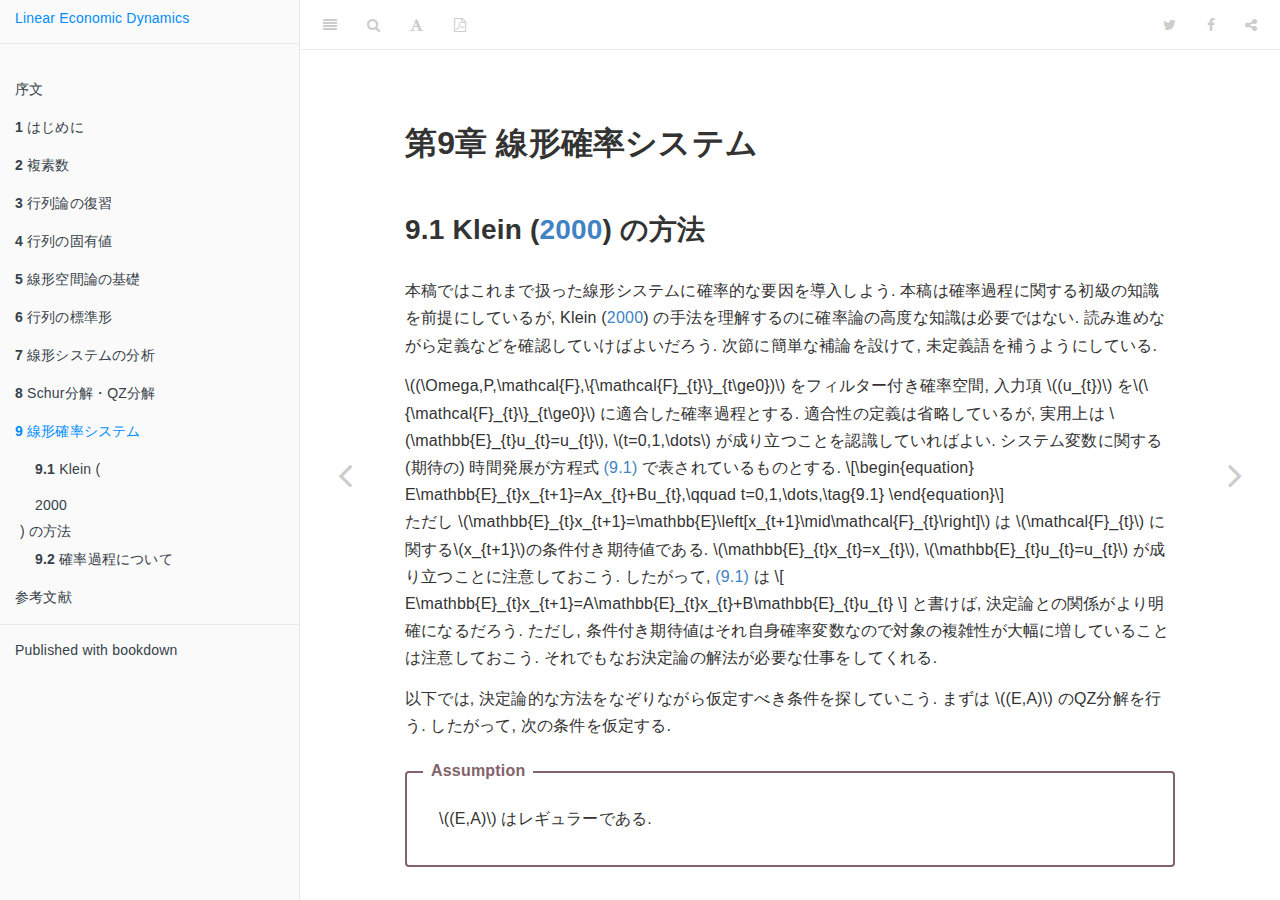
<file: section-9.html>
<!DOCTYPE html>
<html >

<head>

  <meta charset="UTF-8">
  <meta http-equiv="X-UA-Compatible" content="IE=edge">
  <title>経済動学: 線形編</title>
  <meta content="text/html; charset=UTF-8" http-equiv="Content-Type">
  <meta name="description" content="経済動学 講義ノート">
  <meta name="generator" content="bookdown 0.3 and GitBook 2.6.7">

  <meta property="og:title" content="経済動学: 線形編" />
  <meta property="og:type" content="book" />
  
  
  <meta property="og:description" content="経済動学 講義ノート" />
  <meta name="github-repo" content="kenjisato/led" />

  <meta name="twitter:card" content="summary" />
  <meta name="twitter:title" content="経済動学: 線形編" />
  
  <meta name="twitter:description" content="経済動学 講義ノート" />
  

<meta name="author" content="佐藤 健治">


<meta name="date" content="2017-05-20">

  <meta name="viewport" content="width=device-width, initial-scale=1">
  <meta name="apple-mobile-web-app-capable" content="yes">
  <meta name="apple-mobile-web-app-status-bar-style" content="black">
  
  
<link rel="prev" href="schurqz.html">
<link rel="next" href="e58f82e88083e69687e78cae.html">

<script src="libs/jquery-2.2.3/jquery.min.js"></script>
<link href="libs/gitbook-2.6.7/css/style.css" rel="stylesheet" />
<link href="libs/gitbook-2.6.7/css/plugin-bookdown.css" rel="stylesheet" />
<link href="libs/gitbook-2.6.7/css/plugin-highlight.css" rel="stylesheet" />
<link href="libs/gitbook-2.6.7/css/plugin-search.css" rel="stylesheet" />
<link href="libs/gitbook-2.6.7/css/plugin-fontsettings.css" rel="stylesheet" />









<style type="text/css">
div.sourceCode { overflow-x: auto; }
table.sourceCode, tr.sourceCode, td.lineNumbers, td.sourceCode {
  margin: 0; padding: 0; vertical-align: baseline; border: none; }
table.sourceCode { width: 100%; line-height: 100%; }
td.lineNumbers { text-align: right; padding-right: 4px; padding-left: 4px; color: #aaaaaa; border-right: 1px solid #aaaaaa; }
td.sourceCode { padding-left: 5px; }
code > span.kw { color: #007020; font-weight: bold; } /* Keyword */
code > span.dt { color: #902000; } /* DataType */
code > span.dv { color: #40a070; } /* DecVal */
code > span.bn { color: #40a070; } /* BaseN */
code > span.fl { color: #40a070; } /* Float */
code > span.ch { color: #4070a0; } /* Char */
code > span.st { color: #4070a0; } /* String */
code > span.co { color: #60a0b0; font-style: italic; } /* Comment */
code > span.ot { color: #007020; } /* Other */
code > span.al { color: #ff0000; font-weight: bold; } /* Alert */
code > span.fu { color: #06287e; } /* Function */
code > span.er { color: #ff0000; font-weight: bold; } /* Error */
code > span.wa { color: #60a0b0; font-weight: bold; font-style: italic; } /* Warning */
code > span.cn { color: #880000; } /* Constant */
code > span.sc { color: #4070a0; } /* SpecialChar */
code > span.vs { color: #4070a0; } /* VerbatimString */
code > span.ss { color: #bb6688; } /* SpecialString */
code > span.im { } /* Import */
code > span.va { color: #19177c; } /* Variable */
code > span.cf { color: #007020; font-weight: bold; } /* ControlFlow */
code > span.op { color: #666666; } /* Operator */
code > span.bu { } /* BuiltIn */
code > span.ex { } /* Extension */
code > span.pp { color: #bc7a00; } /* Preprocessor */
code > span.at { color: #7d9029; } /* Attribute */
code > span.do { color: #ba2121; font-style: italic; } /* Documentation */
code > span.an { color: #60a0b0; font-weight: bold; font-style: italic; } /* Annotation */
code > span.cv { color: #60a0b0; font-weight: bold; font-style: italic; } /* CommentVar */
code > span.in { color: #60a0b0; font-weight: bold; font-style: italic; } /* Information */
</style>

<link rel="stylesheet" href="asset/css/style.css" type="text/css" />
</head>

<body>


  <div class="book without-animation with-summary font-size-2 font-family-1" data-basepath=".">

    <div class="book-summary">
      <nav role="navigation">

<ul class="summary">
<li><a href="./">Linear Economic Dynamics</a></li>

<li class="divider"></li>
<li><a href="index.html#top-page"></a></li>
<li class="chapter" data-level="" data-path="preface.html"><a href="preface.html"><i class="fa fa-check"></i>序文</a><ul>
<li class="chapter" data-level="" data-path="preface.html"><a href="preface.html#e6a78be68890"><i class="fa fa-check"></i>構成</a></li>
<li class="chapter" data-level="" data-path="preface.html"><a href="preface.html#e8ac9de8be9e"><i class="fa fa-check"></i>謝辞</a></li>
</ul></li>
<li class="chapter" data-level="1" data-path="intro.html"><a href="intro.html"><i class="fa fa-check"></i><b>1</b> はじめに</a><ul>
<li class="chapter" data-level="1.1" data-path="intro.html"><a href="intro.html#intro-economic-dynamics"><i class="fa fa-check"></i><b>1.1</b> 経済動学</a></li>
<li class="chapter" data-level="1.2" data-path="intro.html"><a href="intro.html#intro-target-model"><i class="fa fa-check"></i><b>1.2</b> 対象とするモデル</a><ul>
<li class="chapter" data-level="1.2.1" data-path="intro.html"><a href="intro.html#intro-deterministic"><i class="fa fa-check"></i><b>1.2.1</b> 決定論モデル</a></li>
<li class="chapter" data-level="1.2.2" data-path="intro.html"><a href="intro.html#intro-control-theory"><i class="fa fa-check"></i><b>1.2.2</b> 制御理論との違い</a></li>
<li class="chapter" data-level="1.2.3" data-path="intro.html"><a href="intro.html#intro-stability-determinacy"><i class="fa fa-check"></i><b>1.2.3</b> 安定性と決定性</a></li>
<li class="chapter" data-level="1.2.4" data-path="intro.html"><a href="intro.html#intro-RE"><i class="fa fa-check"></i><b>1.2.4</b> 合理的期待モデル</a></li>
<li class="chapter" data-level="1.2.5" data-path="intro.html"><a href="intro.html#intro-MSRE"><i class="fa fa-check"></i><b>1.2.5</b> マルコフスイッチングモデル</a></li>
</ul></li>
<li class="chapter" data-level="1.3" data-path="intro.html"><a href="intro.html#intro-programing"><i class="fa fa-check"></i><b>1.3</b> プログラミング環境</a><ul>
<li class="chapter" data-level="1.3.1" data-path="intro.html"><a href="intro.html#intro-rstudio"><i class="fa fa-check"></i><b>1.3.1</b> RStudio</a></li>
<li class="chapter" data-level="1.3.2" data-path="intro.html"><a href="intro.html#intro-prepare"><i class="fa fa-check"></i><b>1.3.2</b> 準備</a></li>
<li class="chapter" data-level="1.3.3" data-path="intro.html"><a href="intro.html#section-1.3.3"><i class="fa fa-check"></i><b>1.3.3</b> パッケージ</a></li>
</ul></li>
</ul></li>
<li class="chapter" data-level="2" data-path="complexnumbers.html"><a href="complexnumbers.html"><i class="fa fa-check"></i><b>2</b> 複素数</a><ul>
<li class="chapter" data-level="2.1" data-path="complexnumbers.html"><a href="complexnumbers.html#section-2.1"><i class="fa fa-check"></i><b>2.1</b> はじめに</a></li>
<li class="chapter" data-level="2.2" data-path="complexnumbers.html"><a href="complexnumbers.html#section-2.2"><i class="fa fa-check"></i><b>2.2</b> 複素数</a></li>
<li class="chapter" data-level="2.3" data-path="complexnumbers.html"><a href="complexnumbers.html#imaginary-plane"><i class="fa fa-check"></i><b>2.3</b> 複素平面（imaginary plane）</a></li>
<li class="chapter" data-level="2.4" data-path="complexnumbers.html"><a href="complexnumbers.html#r-"><i class="fa fa-check"></i><b>2.4</b> R コード</a><ul>
<li class="chapter" data-level="" data-path="complexnumbers.html"><a href="complexnumbers.html#e59b9be58987e6bc94e7ae97"><i class="fa fa-check"></i>四則演算</a></li>
<li class="chapter" data-level="" data-path="complexnumbers.html"><a href="complexnumbers.html#e8a487e7b4a0e5b9b3e99da2e4b88ae381aee59bb3e7a4ba"><i class="fa fa-check"></i>複素平面上の図示</a></li>
</ul></li>
<li class="chapter" data-level="2.5" data-path="complexnumbers.html"><a href="complexnumbers.html#section-2.5"><i class="fa fa-check"></i><b>2.5</b> 極形式</a></li>
<li class="chapter" data-level="2.6" data-path="complexnumbers.html"><a href="complexnumbers.html#section-2.6"><i class="fa fa-check"></i><b>2.6</b> 共役複素数</a></li>
<li class="chapter" data-level="2.7" data-path="complexnumbers.html"><a href="complexnumbers.html#complexramsey"><i class="fa fa-check"></i><b>2.7</b> 補遺：ラムゼーモデル</a></li>
</ul></li>
<li class="chapter" data-level="3" data-path="matrix.html"><a href="matrix.html"><i class="fa fa-check"></i><b>3</b> 行列論の復習</a><ul>
<li class="chapter" data-level="3.1" data-path="matrix.html"><a href="matrix.html#section-3.1"><i class="fa fa-check"></i><b>3.1</b> 行列の形</a></li>
<li class="chapter" data-level="3.2" data-path="matrix.html"><a href="matrix.html#matrix-operation"><i class="fa fa-check"></i><b>3.2</b> 行列の演算</a></li>
<li class="chapter" data-level="3.3" data-path="matrix.html"><a href="matrix.html#section-3.3"><i class="fa fa-check"></i><b>3.3</b> 線形方程式</a><ul>
<li class="chapter" data-level="3.3.1" data-path="matrix.html"><a href="matrix.html#section-3.3.1"><i class="fa fa-check"></i><b>3.3.1</b> 線形連立方程式の変形</a></li>
<li class="chapter" data-level="3.3.2" data-path="matrix.html"><a href="matrix.html#section-3.3.2"><i class="fa fa-check"></i><b>3.3.2</b> 行基本変形</a></li>
<li class="chapter" data-level="3.3.3" data-path="matrix.html"><a href="matrix.html#section-3.3.3"><i class="fa fa-check"></i><b>3.3.3</b> 列基本変形</a></li>
<li class="chapter" data-level="3.3.4" data-path="matrix.html"><a href="matrix.html#section-3.3.4"><i class="fa fa-check"></i><b>3.3.4</b> 初等変形</a></li>
</ul></li>
<li class="chapter" data-level="3.4" data-path="matrix.html"><a href="matrix.html#r--1"><i class="fa fa-check"></i><b>3.4</b> R コード</a><ul>
<li class="chapter" data-level="3.4.1" data-path="matrix.html"><a href="matrix.html#section-3.4.1"><i class="fa fa-check"></i><b>3.4.1</b> 行列の定義</a></li>
<li class="chapter" data-level="3.4.2" data-path="matrix.html"><a href="matrix.html#section-3.4.2"><i class="fa fa-check"></i><b>3.4.2</b> 要素の取得</a></li>
<li class="chapter" data-level="3.4.3" data-path="matrix.html"><a href="matrix.html#section-3.4.3"><i class="fa fa-check"></i><b>3.4.3</b> 行列の演算・関数</a></li>
</ul></li>
</ul></li>
<li class="chapter" data-level="4" data-path="eigen.html"><a href="eigen.html"><i class="fa fa-check"></i><b>4</b> 行列の固有値</a><ul>
<li class="chapter" data-level="4.1" data-path="eigen.html"><a href="eigen.html#section-4.1"><i class="fa fa-check"></i><b>4.1</b> 行列式</a><ul>
<li class="chapter" data-level="4.1.1" data-path="eigen.html"><a href="eigen.html#section-4.1.1"><i class="fa fa-check"></i><b>4.1.1</b> 置換</a></li>
<li class="chapter" data-level="4.1.2" data-path="eigen.html"><a href="eigen.html#section-4.1.2"><i class="fa fa-check"></i><b>4.1.2</b> 行列式の定義</a></li>
<li class="chapter" data-level="4.1.3" data-path="eigen.html"><a href="eigen.html#section-4.1.3"><i class="fa fa-check"></i><b>4.1.3</b> 行列式の意味</a></li>
</ul></li>
<li class="chapter" data-level="4.2" data-path="eigen.html"><a href="eigen.html#section-4.2"><i class="fa fa-check"></i><b>4.2</b> 固有値と固有ベクトル</a></li>
<li class="chapter" data-level="4.3" data-path="eigen.html"><a href="eigen.html#section-4.3"><i class="fa fa-check"></i><b>4.3</b> 対角化</a><ul>
<li class="chapter" data-level="4.3.1" data-path="eigen.html"><a href="eigen.html#section-4.3.1"><i class="fa fa-check"></i><b>4.3.1</b> 計算方法の確認</a></li>
<li class="chapter" data-level="4.3.2" data-path="eigen.html"><a href="eigen.html#section-4.3.2"><i class="fa fa-check"></i><b>4.3.2</b> 例題</a></li>
<li class="chapter" data-level="4.3.3" data-path="eigen.html"><a href="eigen.html#section-4.3.3"><i class="fa fa-check"></i><b>4.3.3</b> 複素数の行列表現</a></li>
<li class="chapter" data-level="4.3.4" data-path="eigen.html"><a href="eigen.html#section-4.3.4"><i class="fa fa-check"></i><b>4.3.4</b> 実対角化</a></li>
</ul></li>
<li class="chapter" data-level="4.4" data-path="eigen.html"><a href="eigen.html#section-4.4"><i class="fa fa-check"></i><b>4.4</b> 線形動学方程式と固有値</a></li>
<li class="chapter" data-level="4.5" data-path="eigen.html"><a href="eigen.html#section-4.5"><i class="fa fa-check"></i><b>4.5</b> ラムゼーモデルと固有値</a></li>
<li class="chapter" data-level="4.6" data-path="eigen.html"><a href="eigen.html#r--2"><i class="fa fa-check"></i><b>4.6</b> R コード</a></li>
</ul></li>
<li class="chapter" data-level="5" data-path="linspace.html"><a href="linspace.html"><i class="fa fa-check"></i><b>5</b> 線形空間論の基礎</a><ul>
<li class="chapter" data-level="5.1" data-path="linspace.html"><a href="linspace.html#linspace-definition"><i class="fa fa-check"></i><b>5.1</b> 線形空間</a></li>
<li class="chapter" data-level="5.2" data-path="linspace.html"><a href="linspace.html#linspace-subspace"><i class="fa fa-check"></i><b>5.2</b> 線形部分空間</a></li>
<li class="chapter" data-level="5.3" data-path="linspace.html"><a href="linspace.html#linspace-independence"><i class="fa fa-check"></i><b>5.3</b> 1次独立性</a></li>
<li class="chapter" data-level="5.4" data-path="linspace.html"><a href="linspace.html#linspace-linearmap"><i class="fa fa-check"></i><b>5.4</b> 線形写像</a><ul>
<li class="chapter" data-level="5.4.1" data-path="linspace.html"><a href="linspace.html#section-5.4.1"><i class="fa fa-check"></i><b>5.4.1</b> 基本的な定義の復習</a></li>
<li class="chapter" data-level="" data-path="linspace.html"><a href="linspace.html#e5838fe383bbe98086e5838f"><i class="fa fa-check"></i>像・逆像</a></li>
<li class="chapter" data-level="5.4.2" data-path="linspace.html"><a href="linspace.html#section-5.4.2"><i class="fa fa-check"></i><b>5.4.2</b> 線形性</a></li>
<li class="chapter" data-level="5.4.3" data-path="linspace.html"><a href="linspace.html#section-5.4.3"><i class="fa fa-check"></i><b>5.4.3</b> 像空間，核，商空間</a></li>
<li class="chapter" data-level="5.4.4" data-path="linspace.html"><a href="linspace.html#section-5.4.4"><i class="fa fa-check"></i><b>5.4.4</b> 座標</a></li>
</ul></li>
<li class="chapter" data-level="5.5" data-path="linspace.html"><a href="linspace.html#linspace-matrix"><i class="fa fa-check"></i><b>5.5</b> 行列</a><ul>
<li class="chapter" data-level="5.5.1" data-path="linspace.html"><a href="linspace.html#section-5.5.1"><i class="fa fa-check"></i><b>5.5.1</b> 線形写像の表現としての行列</a></li>
<li class="chapter" data-level="5.5.2" data-path="linspace.html"><a href="linspace.html#section-5.5.2"><i class="fa fa-check"></i><b>5.5.2</b> 基底の変換</a></li>
</ul></li>
<li class="chapter" data-level="5.6" data-path="linspace.html"><a href="linspace.html#linspace-invariant"><i class="fa fa-check"></i><b>5.6</b> 不変部分空間</a><ul>
<li class="chapter" data-level="5.6.1" data-path="linspace.html"><a href="linspace.html#section-5.6.1"><i class="fa fa-check"></i><b>5.6.1</b> ブロック対角化</a></li>
<li class="chapter" data-level="5.6.2" data-path="linspace.html"><a href="linspace.html#section-5.6.2"><i class="fa fa-check"></i><b>5.6.2</b> 固有値分解</a></li>
</ul></li>
</ul></li>
<li class="chapter" data-level="6" data-path="section-6.html"><a href="section-6.html"><i class="fa fa-check"></i><b>6</b> 行列の標準形</a><ul>
<li class="chapter" data-level="6.1" data-path="section-6.html"><a href="section-6.html#section-6.1"><i class="fa fa-check"></i><b>6.1</b> 一般固有空間への分解</a><ul>
<li class="chapter" data-level="6.1.1" data-path="section-6.html"><a href="section-6.html#section-6.1.1"><i class="fa fa-check"></i><b>6.1.1</b> ハミルトン・ケーリーの定理</a></li>
<li class="chapter" data-level="6.1.2" data-path="section-6.html"><a href="section-6.html#section-6.1.2"><i class="fa fa-check"></i><b>6.1.2</b> 最小多項式</a></li>
<li class="chapter" data-level="6.1.3" data-path="complexnumbers.html"><a href="complexnumbers.html#-1"><i class="fa fa-check"></i><b>6.1.3</b> 一般固有空間への分解</a></li>
</ul></li>
<li class="chapter" data-level="6.2" data-path="section-6.html"><a href="section-6.html#section-6.2"><i class="fa fa-check"></i><b>6.2</b> 一般化固有値問題</a><ul>
<li class="chapter" data-level="6.2.1" data-path="section-6.html"><a href="section-6.html#section-6.2.1"><i class="fa fa-check"></i><b>6.2.1</b> 一般化固有値</a></li>
</ul></li>
<li class="chapter" data-level="6.3" data-path="section-6.html"><a href="section-6.html#section-6.3"><i class="fa fa-check"></i><b>6.3</b> ハミルトン・ケーリーの定理の証明</a></li>
<li class="chapter" data-level="6.4" data-path="section-6.html"><a href="section-6.html#section-6.4"><i class="fa fa-check"></i><b>6.4</b> ワイエルシュトラス標準形の導出</a></li>
</ul></li>
<li class="chapter" data-level="7" data-path="blanchardkahn.html"><a href="blanchardkahn.html"><i class="fa fa-check"></i><b>7</b> 線形システムの分析</a><ul>
<li class="chapter" data-level="7.1" data-path="blanchardkahn.html"><a href="blanchardkahn.html#section-7.1"><i class="fa fa-check"></i><b>7.1</b> 行列公式</a><ul>
<li class="chapter" data-level="7.1.1" data-path="blanchardkahn.html"><a href="blanchardkahn.html#section-7.1.1"><i class="fa fa-check"></i><b>7.1.1</b> 逆行列公式</a></li>
<li class="chapter" data-level="7.1.2" data-path="blanchardkahn.html"><a href="blanchardkahn.html#section-7.1.2"><i class="fa fa-check"></i><b>7.1.2</b> シルベスタ方程式</a></li>
</ul></li>
<li class="chapter" data-level="7.2" data-path="blanchardkahn.html"><a href="blanchardkahn.html#blanchard-kahn-case"><i class="fa fa-check"></i><b>7.2</b> <span class="math inline">\(E=I\)</span> のケース</a><ul>
<li class="chapter" data-level="" data-path="blanchardkahn.html"><a href="blanchardkahn.html#e59bb3e8a7a3"><i class="fa fa-check"></i>図解</a></li>
</ul></li>
<li class="chapter" data-level="7.3" data-path="blanchardkahn.html"><a href="blanchardkahn.html#e-neq-i-"><i class="fa fa-check"></i><b>7.3</b> <span class="math inline">\(E \neq I\)</span> のケース</a><ul>
<li class="chapter" data-level="7.3.1" data-path="blanchardkahn.html"><a href="blanchardkahn.html#section-7.3.1"><i class="fa fa-check"></i><b>7.3.1</b> アイデア</a></li>
<li class="chapter" data-level="7.3.2" data-path="blanchardkahn.html"><a href="blanchardkahn.html#section-7.3.2"><i class="fa fa-check"></i><b>7.3.2</b> 解の存在と一意性</a></li>
<li class="chapter" data-level="7.3.3" data-path="blanchardkahn.html"><a href="blanchardkahn.html#u-"><i class="fa fa-check"></i><b>7.3.3</b> <span class="math inline">\(u\)</span> の特定化</a></li>
</ul></li>
</ul></li>
<li class="chapter" data-level="8" data-path="schurqz.html"><a href="schurqz.html"><i class="fa fa-check"></i><b>8</b> Schur分解・QZ分解</a><ul>
<li class="chapter" data-level="8.1" data-path="schurqz.html"><a href="schurqz.html#section-8.1"><i class="fa fa-check"></i><b>8.1</b> 直交性</a><ul>
<li class="chapter" data-level="8.1.1" data-path="schurqz.html"><a href="schurqz.html#section-8.1.1"><i class="fa fa-check"></i><b>8.1.1</b> 内積空間</a></li>
<li class="chapter" data-level="8.1.2" data-path="schurqz.html"><a href="schurqz.html#section-8.1.2"><i class="fa fa-check"></i><b>8.1.2</b> 内積空間と基底</a></li>
<li class="chapter" data-level="8.1.3" data-path="schurqz.html"><a href="schurqz.html#section-8.1.3"><i class="fa fa-check"></i><b>8.1.3</b> 内積空間のノルム</a></li>
<li class="chapter" data-level="8.1.4" data-path="schurqz.html"><a href="schurqz.html#section-8.1.4"><i class="fa fa-check"></i><b>8.1.4</b> グラム・シュミットの直交化法</a></li>
</ul></li>
<li class="chapter" data-level="8.2" data-path="schurqz.html"><a href="schurqz.html#section-8.2"><i class="fa fa-check"></i><b>8.2</b> シューア分解とその応用</a><ul>
<li class="chapter" data-level="8.2.1" data-path="schurqz.html"><a href="schurqz.html#section-8.2.1"><i class="fa fa-check"></i><b>8.2.1</b> シューア分解</a></li>
<li class="chapter" data-level="8.2.2" data-path="schurqz.html"><a href="schurqz.html#section-8.2.2"><i class="fa fa-check"></i><b>8.2.2</b> システム分析への応用</a></li>
<li class="chapter" data-level="8.2.3" data-path="schurqz.html"><a href="schurqz.html#u_t1phi-u_t"><i class="fa fa-check"></i><b>8.2.3</b> <span class="math inline">\(u_{t+1}=\Phi u_{t}\)</span></a></li>
<li class="chapter" data-level="8.2.4" data-path="schurqz.html"><a href="schurqz.html#schur"><i class="fa fa-check"></i><b>8.2.4</b> 実Schur分解</a></li>
</ul></li>
<li class="chapter" data-level="8.3" data-path="schurqz.html"><a href="schurqz.html#qz-"><i class="fa fa-check"></i><b>8.3</b> QZ 分解とその応用</a><ul>
<li class="chapter" data-level="8.3.1" data-path="intro.html"><a href="intro.html#qz"><i class="fa fa-check"></i><b>8.3.1</b> QZ分解</a></li>
<li class="chapter" data-level="8.3.2" data-path="complexnumbers.html"><a href="complexnumbers.html#-1"><i class="fa fa-check"></i><b>8.3.2</b> システム分析への応用</a></li>
</ul></li>
<li class="chapter" data-level="8.4" data-path="intro.html"><a href="intro.html#qz"><i class="fa fa-check"></i><b>8.4</b> QZ解法の一般公式</a></li>
</ul></li>
<li class="chapter" data-level="9" data-path="section-9.html"><a href="section-9.html"><i class="fa fa-check"></i><b>9</b> 線形確率システム</a><ul>
<li class="chapter" data-level="9.1" data-path="section-9.html"><a href="section-9.html#klein2000-"><i class="fa fa-check"></i><b>9.1</b> <span class="citation">Klein (<a href="#ref-Klein2000">2000</a>)</span> の方法</a><ul>
<li class="chapter" data-level="" data-path="section-9.html"><a href="section-9.html#ar"><i class="fa fa-check"></i>ARショック</a></li>
</ul></li>
<li class="chapter" data-level="9.2" data-path="section-9.html"><a href="section-9.html#section-9.2"><i class="fa fa-check"></i><b>9.2</b> 確率過程について</a><ul>
<li class="chapter" data-level="9.2.1" data-path="section-9.html"><a href="section-9.html#section-9.2.1"><i class="fa fa-check"></i><b>9.2.1</b> 確率変数</a></li>
<li class="chapter" data-level="9.2.2" data-path="section-9.html"><a href="section-9.html#section-9.2.2"><i class="fa fa-check"></i><b>9.2.2</b> 期待値</a></li>
<li class="chapter" data-level="9.2.3" data-path="section-9.html"><a href="section-9.html#section-9.2.3"><i class="fa fa-check"></i><b>9.2.3</b> 条件付き期待値</a></li>
<li class="chapter" data-level="9.2.4" data-path="section-9.html"><a href="section-9.html#section-9.2.4"><i class="fa fa-check"></i><b>9.2.4</b> 確率過程</a></li>
</ul></li>
</ul></li>
<li class="chapter" data-level="" data-path="e58f82e88083e69687e78cae.html"><a href="e58f82e88083e69687e78cae.html"><i class="fa fa-check"></i>参考文献</a></li>
<li class="divider"></li>
<li><a href="http://led.kenjisato.jp" target="blank">Published with bookdown</a></li>

</ul>

      </nav>
    </div>

    <div class="book-body">
      <div class="body-inner">
        <div class="book-header" role="navigation">
          <h1>
            <i class="fa fa-circle-o-notch fa-spin"></i><a href="./">経済動学: 線形編</a>
          </h1>
        </div>

        <div class="page-wrapper" tabindex="-1" role="main">
          <div class="page-inner">

            <section class="normal" id="section-">
<div id="section-9" class="section level1">
<h1><span class="header-section-number">第9章</span> 線形確率システム</h1>
<div id="klein2000-" class="section level2">
<h2><span class="header-section-number">9.1</span> <span class="citation">Klein (<a href="#ref-Klein2000">2000</a>)</span> の方法</h2>
<p>本稿ではこれまで扱った線形システムに確率的な要因を導入しよう. 本稿は確率過程に関する初級の知識を前提にしているが, <span class="citation">Klein (<a href="#ref-Klein2000">2000</a>)</span> の手法を理解するのに確率論の高度な知識は必要ではない. 読み進めながら定義などを確認していけばよいだろう. 次節に簡単な補論を設けて, 未定義語を補うようにしている.</p>
<span class="math inline">\((\Omega,P,\mathcal{F},\{\mathcal{F}_{t}\}_{t\ge0})\)</span> をフィルター付き確率空間, 入力項 <span class="math inline">\((u_{t})\)</span> を<span class="math inline">\(\{\mathcal{F}_{t}\}_{t\ge0}\)</span> に適合した確率過程とする. 適合性の定義は省略しているが, 実用上は <span class="math inline">\(\mathbb{E}_{t}u_{t}=u_{t}\)</span>, <span class="math inline">\(t=0,1,\dots\)</span> が成り立つことを認識していればよい. システム変数に関する (期待の) 時間発展が方程式 <a href="section-9.html#eq:kl-randomsys">(9.1)</a> で表されているものとする.
<span class="math display" id="eq:kl-randomsys">\[\begin{equation}
E\mathbb{E}_{t}x_{t+1}=Ax_{t}+Bu_{t},\qquad t=0,1,\dots,\tag{9.1}
\end{equation}\]</span>
<p>ただし <span class="math inline">\(\mathbb{E}_{t}x_{t+1}=\mathbb{E}\left[x_{t+1}\mid\mathcal{F}_{t}\right]\)</span> は <span class="math inline">\(\mathcal{F}_{t}\)</span> に関する<span class="math inline">\(x_{t+1}\)</span>の条件付き期待値である. <span class="math inline">\(\mathbb{E}_{t}x_{t}=x_{t}\)</span>, <span class="math inline">\(\mathbb{E}_{t}u_{t}=u_{t}\)</span> が成り立つことに注意しておこう. したがって, <a href="section-9.html#eq:kl-randomsys">(9.1)</a> は <span class="math display">\[
E\mathbb{E}_{t}x_{t+1}=A\mathbb{E}_{t}x_{t}+B\mathbb{E}_{t}u_{t}
\]</span> と書けば, 決定論との関係がより明確になるだろう. ただし, 条件付き期待値はそれ自身確率変数なので対象の複雑性が大幅に増していることは注意しておこう. それでもなお決定論の解法が必要な仕事をしてくれる.</p>
<p>以下では, 決定論的な方法をなぞりながら仮定すべき条件を探していこう. まずは <span class="math inline">\((E,A)\)</span> のQZ分解を行う. したがって, 次の条件を仮定する.</p>

<div class="assumption">
<span class="math inline">\((E,A)\)</span> はレギュラーである.
</div>
<p></p>
<p><span class="math inline">\(Q\)</span>, <span class="math inline">\(Z\)</span> をユニタリ行列, <span class="math inline">\(Q^{*}EZ=S\)</span> および<span class="math inline">\(Q^{*}AZ=T\)</span> を上三角行列であるとする. 変数変換 <span class="math inline">\(x=Zy\)</span> の部分行列分解を <span class="math display">\[
\begin{bmatrix}x_{t}^{1}\\
x_{t}^{2}
\end{bmatrix}=\begin{bmatrix}Z_{1s} &amp; Z_{1u}\\
Z_{2s} &amp; Z_{2u}
\end{bmatrix}\begin{bmatrix}y_{t}^{s}\\
y_{t}^{u}
\end{bmatrix}
\]</span> とする. <span class="math inline">\(x^{1}\in\mathbb{R}^{n_{1}}\)</span>, <span class="math inline">\(x^{2}\in\mathbb{R}^{n_{2}}\)</span>, <span class="math inline">\(y^{s}\in\mathbb{R}^{n_{s}}\)</span>, <span class="math inline">\(y^{u}\in\mathbb{R}^{n_{u}}\)</span> とする. 次の条件を仮定しよう.</p>

<div class="assumption">
<span class="math inline">\(n_{u}\neq 0\)</span>.
</div>
<p></p>
<p>方程式の適当な並び替えによって <span class="math inline">\(x^{1}\)</span> は先決変数, <span class="math inline">\(x^{2}\)</span> は非先決変数であるように選んでいる. ただし, <span class="citation">Klein (<a href="#ref-Klein2000">2000</a>)</span> の意味で先決変数とは <span class="math display">\[
x_{t+1}^{1}=\mathbb{E}_{t}x_{t+1}^{1}+\xi_{t+1}
\]</span> なる, 外生的な<span class="math inline">\((\mathcal{F}_{t})\)</span>-適合確率過程 <span class="math inline">\((\xi_{t})\)</span> が存在する変数のこと. 定義より <span class="math inline">\(\mathbb{E}_{t}\xi_{t+1}=0\)</span> であることに注意せよ. 先決変数は <span class="math inline">\(t\)</span> 期に獲得できる情報によって <span class="math inline">\((t+1)\)</span> 期の値を予測不可能な誤差 (<span class="math inline">\(\xi_{t+1}\)</span>) を除いて決定できる変数である. <span class="math inline">\(0\)</span> 期時点の先決変数の期待値は <span class="math inline">\((-1)\)</span> 期には既に決定されているはずなので, <span class="math inline">\(x_{0}^{1}\)</span> は初期値として与えられている値に外生的な撹乱を加えたものと考えてよい. これは決定論の場合に仮定したことと同等である.<a href="#fn31" class="footnoteRef" id="fnref31"><sup>31</sup></a></p>
<p>繰り返し現れている次の仮定の役割は今や明らかであろう.</p>

<div class="assumption">
<span class="math inline">\(n_{1}=n_{s}\)</span>, <span class="math inline">\(\det Z_{1s}\neq0\)</span>.
</div>
<p></p>
さて, 決定論の場合と同様に QZ分解の一般化固有値の並び替えによって, ブロック行列表現
<span class="math display" id="eq:kl-after-qz">\[\begin{equation}
  \begin{bmatrix}S_{ss} &amp; S_{su}\\
  0 &amp; S_{uu}
  \end{bmatrix}\mathbb{E}_{t}\begin{bmatrix}y_{t+1}^{s}\\
  y_{t+1}^{u}
  \end{bmatrix}=\begin{bmatrix}T_{ss} &amp; T_{su}\\
  0 &amp; T_{uu}
  \end{bmatrix}\begin{bmatrix}y_{t}^{s}\\
  y_{t}^{u}
  \end{bmatrix}+\begin{bmatrix}C_{s}\\
  C_{u}
  \end{bmatrix}u_{t}\tag{9.2}
\end{equation}\]</span>
が次のような性質をもつとする. すなわち, <span class="math inline">\((S_{ss},T_{ss})\)</span> は安定 (絶対値が1 のものを含む) な一般化固有値に対応するブロックであり, <span class="math inline">\((S_{uu},T_{uu})\)</span> は不安定 (無限大固有値を含む) 一般化固有値に対応するブロックである. レギュラー性の仮定により <span class="math inline">\(T_{uu}\)</span> は正則行列であるから, バックワードサブシステム
<span class="math display" id="eq:kl-yu-rec">\[\begin{equation}
y_{t}^{u}=T_{uu}^{-1}S_{uu}\mathbb{E}_{t}y_{t+1}^{u}-T_{uu}^{-1}C_{u}u_{t}\tag{9.3}
\end{equation}\]</span>
が定義できる. これをforward-looking に解いて <span class="math inline">\(y_{t}^{u}\)</span> を決定する.
<span class="math display" id="eq:kl-y-finite">\[\begin{align}
y_{t}^{u} &amp; =T_{uu}^{-1}S_{uu}\mathbb{E}_{t}y_{t+1}^{u}-T_{uu}^{-1}C_{u}u_{t}\nonumber \\
 &amp; =T_{uu}^{-1}S_{uu}\mathbb{E}_{t}\left[T_{uu}^{-1}S_{uu}\mathbb{E}_{t+1}y_{t+2}^{u}-T_{uu}^{-1}C_{u}u_{t+1}\right]-T_{uu}^{-1}C_{u}u_{t}\nonumber \\
 &amp; =\left(T_{uu}^{-1}S_{uu}\right)^{2}\mathbb{E}_{t}y_{t+2}^{u}-\left(T_{uu}^{-1}S_{uu}\right)T_{uu}^{-1}C_{u}\mathbb{E}_{t}u_{t+1}-T_{uu}^{-1}C_{u}u_{t}\nonumber \\
 &amp; =\cdots\nonumber \\
 &amp; =\left(T_{uu}^{-1}S_{uu}\right)^{\tau}\mathbb{E}_{t}y_{t+\tau}^{u}-\sum_{k=0}^{\tau-1}\left(T_{uu}^{-1}S_{uu}\right)^{k}T_{uu}^{-1}C_{u}\mathbb{E}_{t}u_{t+k}.\tag{9.4}
\end{align}\]</span>
<p><span class="math inline">\(T_{uu}^{-1}S_{uu}\)</span> は安定行列であることに注意しよう. 式 <a href="section-9.html#eq:kl-y-finite">(9.4)</a> の第2項が収束性するために次を仮定しよう. 一番簡単な十分条件は <span class="math inline">\(u\)</span> が有界なサポートを持つことである.</p>

<div class="assumption">
確率過程 <span class="math inline">\((u_{t})\)</span> に対する期待は安定である. すなわち, <span class="math display">\[
\sup_{t}\|\mathbb{E}u_{t}\|&lt;\infty.
\]</span>
</div>
<p></p>
さらに, <a href="section-9.html#eq:kl-y-finite">(9.4)</a> の第1項が収束することを保証するために, 解空間を制限する. このためには, <span class="math display">\[
  \lim_{\tau\to\infty}\left(T_{uu}^{-1}S_{uu}\right)^{\tau}=0
\]</span> の収束スピードが指数的であることに注意して, 指数的に発散する解を排除してやればよい. 以上より,
<span class="math display" id="eq:kl-yut">\[\begin{equation}
  y_{t}^{u}=-\sum_{k=0}^{\infty}\left(T_{uu}^{-1}S_{uu}\right)^{k}
    T_{uu}^{-1}C_{u}\mathbb{E}_{t}u_{t+k}\tag{9.5}
\end{equation}\]</span>
<p>を得る.</p>
非先決変数を決定するための線形方程式 <span class="math display">\[
\begin{bmatrix}Z_{1s} &amp; 0\\
Z_{2s} &amp; -I
\end{bmatrix}\begin{bmatrix}y_{t}^{s}\\
x_{t}^{2}
\end{bmatrix}=\begin{bmatrix}I &amp; -Z_{1u}\\
0 &amp; -Z_{2u}
\end{bmatrix}\begin{bmatrix}x_{t}^{1}\\
y_{t}^{u}
\end{bmatrix}
\]</span> から, <span class="math display">\[
y_{t}^{s}=Z_{1s}^{-1}\left(x_{t}^{1}-Z_{1u}y_{t}^{u}\right).
\]</span> さらに, <a href="section-9.html#eq:kl-after-qz">(9.2)</a> の上段の式から, <span class="math display">\[
S_{ss}\mathbb{E}_{t}y_{t+1}^{s}+S_{su}\mathbb{E}_{t}y_{t+1}^{u}=T_{ss}y_{t}^{s}+T_{su}y_{t}^{u}+C_{s}u_{t}
\]</span> <span class="math display">\[
\begin{aligned}
S_{ss}\mathbb{E}_{t}Z_{1s}^{-1}\left(x_{t+1}^{1}-Z_{1u}y_{t+1}^{u}\right)+S_{su}\mathbb{E}_{t}y_{t+1}^{u} &amp; =T_{ss}Z_{1s}^{-1}\left(x_{t}^{1}-Z_{1u}y_{t}^{u}\right)+T_{su}y_{t}^{u}+C_{s}u_{t}\\
S_{ss}Z_{1s}^{-1}\mathbb{E}_{t}x_{t+1}^{1}+\left(S_{su}-S_{ss}Z_{1s}^{-1}Z_{1u}\right)\mathbb{E}_{t}y_{t+1}^{u} &amp; =T_{ss}Z_{1s}^{-1}x_{t}^{1}+\left(T_{su}-T_{ss}Z_{1s}^{-1}Z_{1u}\right)y_{t}^{u}+C_{s}u_{t}
\end{aligned}
\]</span> <span class="math display">\[
\begin{aligned}
S_{ss}Z_{1s}^{-1}\mathbb{E}_{t}x_{t+1}^{1} &amp; =T_{ss}Z_{1s}^{-1}x_{t}^{1}+\left(S_{ss}Z_{1s}^{-1}Z_{1u}-S_{su}\right)\mathbb{E}_{t}y_{t+1}^{u}\\
 &amp; \qquad+(T_{su}-T_{ss}Z_{1s}^{-1}Z_{1u})y_{t}^{u}+C_{s}u_{t}\\
\mathbb{E}_{t}x_{t+1}^{1} &amp; =Z_{1s}S_{ss}^{-1}T_{ss}Z_{1s}^{-1}x_{t}^{1}+\left(Z_{1u}-Z_{1s}S_{ss}^{-1}S_{su}\right)\mathbb{E}_{t}y_{t+1}^{u}\\
 &amp; \qquad+Z_{1s}S_{ss}^{-1}(T_{su}-T_{ss}Z_{1s}^{-1}Z_{1u})y_{t}^{u}+Z_{1s}S_{ss}^{-1}C_{s}u_{t}.
\end{aligned}
\]</span> 式 <a href="section-9.html#eq:kl-yu-rec">(9.3)</a> より, <span class="math display">\[
Z_{1s}S_{ss}^{-1}(T_{su}-T_{ss}Z_{1s}^{-1}Z_{1u})y_{t}^{u}=Z_{1s}S_{ss}^{-1}(T_{su}-T_{ss}Z_{1s}^{-1}Z_{1u})\left(T_{uu}^{-1}S_{uu}\mathbb{E}_{t}y_{t+1}^{u}-T_{uu}^{-1}C_{u}u_{t}\right)
\]</span> だから, <span class="math display">\[
\mathbb{E}_{t}x_{t+1}^{1}=\Omega_{x}x_{t}^{1}+\Omega_{u}u_{t}+\Omega_{y}\mathbb{E}_{t}y_{t+1}^{u}
\]</span> <span class="math display">\[
\begin{aligned}
\Omega_{x} &amp; =Z_{1s}S_{ss}^{-1}T_{ss}Z_{1s}^{-1}\\
\Omega_{u} &amp; =Z_{1s}S_{ss}^{-1}\left[(T_{ss}Z_{1s}^{-1}Z_{1u}-T_{su})T_{uu}^{-1}C_{u}+C_{s}\right]\\
\Omega_{y} &amp; =Z_{1u}-Z_{1s}S_{ss}^{-1}S_{su}+Z_{1s}S_{ss}^{-1}(T_{su}-T_{ss}Z_{1s}^{-1}Z_{1u})T_{uu}^{-1}S_{uu}.
\end{aligned}
\]</span> ここで, 先決変数の定義を使うと,
<span class="math display" id="eq:kl-x1">\[\begin{equation}
x_{t+1}^{1}=\Omega_{x}x_{t}^{1}+\Omega_{u}u_{t}+\Omega_{y}\mathbb{E}_{t}y_{t+1}^{u}+\xi_{t+1}\tag{9.6}
\end{equation}\]</span>
を得る. 非先決変数については, <span class="math display">\[
\begin{aligned}
x_{t}^{2} &amp; =Z_{2s}y_{t}^{s}+Z_{2u}y_{t}^{u}\\
 &amp; =Z_{2s}Z_{1s}^{-1}(x_{t}^{1}-Z_{1u}y_{t}^{u})+Z_{2u}y_{t}^{u}\\
 &amp; =Z_{2s}Z_{1s}^{-1}x_{t}^{1}+(Z_{2u}-Z_{2s}Z_{1s}^{-1}Z_{1u})y_{t}^{u}
\end{aligned}
\]</span> より,
<span class="math display" id="eq:kl-x2">\[\begin{equation}
x_{t}^{2}=\Psi_{x}x_{t}^{1}+\Psi_{y}y_{t}^{u},\tag{9.7}
\end{equation}\]</span>
<p><span class="math display">\[
\begin{aligned}
\Psi_{x} &amp; =Z_{2s}Z_{1s}^{-1}\\
\Psi_{y} &amp; =Z_{2u}-Z_{2s}Z_{1s}^{-1}Z_{1u}
\end{aligned}
\]</span> とできる.</p>
<div id="ar" class="section level3 unnumbered">
<h3>ARショック</h3>
<p>ここで, <span class="math inline">\(u\)</span> がAR過程 <span class="math display">\[
u_{t+1}=\Phi u_{t}+\varepsilon_{t+1}
\]</span> であると仮定しよう. ただし, <span class="math inline">\((\varepsilon_{t})\)</span> は独立同分布をもつ確率過程であり, <span class="math inline">\(\mathbb{E}_{t}\varepsilon_{t+1}=0\)</span>, <span class="math inline">\(\mathbb{E}_{t}\varepsilon_{t+1}\varepsilon_{t+1}^{\top}=\Sigma\)</span>. 行列 <span class="math inline">\(\Phi\)</span> の固有値はすべて絶対値が1より小さいとする. 式 <a href="section-9.html#eq:kl-yut">(9.5)</a> と <span class="math inline">\(\mathbb{E}_{t}u_{t+1}=\Phi u_{t}\)</span> より, <span class="math display">\[
y_{t}^{u}=-\sum_{k=0}^{\tau-1}\left(T_{uu}^{-1}S_{uu}\right)^{k}T_{uu}^{-1}C_{u}\Phi^{k}u_{t}.
\]</span> <span class="math inline">\(M\)</span> をシルベスタ方程式 <span class="math display">\[
M-T_{uu}^{-1}S_{uu}M\Phi=-T_{uu}^{-1}C_{u}
\]</span> の解とすれば <span class="math display">\[
y_{t}^{u}=Mu_{t}
\]</span> と書ける. <a href="section-9.html#eq:kl-x1">(9.6)</a> と<a href="section-9.html#eq:kl-x2">(9.7)</a> から <span class="math display">\[
\begin{aligned}
x_{t+1}^{1} &amp; =\Omega_{x}x_{t}^{1}+\Omega_{u}u_{t}+\Omega_{y}\mathbb{E}_{t}y_{t+1}^{u}+\xi_{t+1}\\
 &amp; =\Omega_{x}x_{t}^{1}+(\Omega_{u}+\Omega_{y}M\Phi)u_{t}+\xi_{t+1}
\end{aligned}
\]</span> および <span class="math display">\[
x_{t}^{2}=\Psi_{x}x_{t}^{1}+\Psi_{y}Mu_{t}
\]</span> を得る. これで解の特徴づけが完了した.</p>
</div>
</div>
<div id="section-9.2" class="section level2">
<h2><span class="header-section-number">9.2</span> 確率過程について</h2>
<p>ランダムネスというのは, ごく荒く言って, 発生する現象に複数の可能性があるということである. 明日は雨が降るかもしれないし, 雨は降らないかもしれない. 天気予報は 「明日雨になる確率」を教えてくれる. ランダムな現象の素朴な数学的表現は, と呼ばれる2つの可能な値を持つ「変数」(ここでは <span class="math inline">\(X\)</span> を名付けよう) のそれぞれの値に, 足して1になる数字<span class="math inline">\(p_{1}\)</span> , <span class="math inline">\(p_{2}\)</span> を割り当てて, <span class="math display">\[
P(X=\text{fine})=p_{1},\qquad P(X=\text{rainy})=p_{2}
\]</span> のように書くことである. <span class="math inline">\(\{p_{1},p_{2}\}\)</span> をという. では, <span class="math inline">\(X\)</span> を関数として定式化して, 定義域 <span class="math inline">\(\{\omega_{1},\omega_{2}\}\)</span> の方に確率を割り振る. もちろん, まったく同じことであるがこうすることによって関数解析の枠組みで確率論を扱えるので大変都合が良い. この補論では, マクロ経済学で頻出するフィルトレーションとか条件付き期待値といった用語がなんとなくイメージできるようになる程度に確率論の簡単な紹介を行なってみたいと思う.</p>
<div id="section-9.2.1" class="section level3">
<h3><span class="header-section-number">9.2.1</span> 確率変数</h3>
<p>ランダムな現象を表現するために関数を使うということは, 関数 <span class="math inline">\(X:\omega\mapsto X(\omega)\)</span> の取りうる値 (値域) の方に「生起するかもしれないと認識している値」を対応させるということは想像がつくだろう. 例えば株価のように非負の値を取る確率変数であれば <span class="math display">\[
X:\bullet\to\mathbb{R}_{+}
\]</span> という関数を考えるのである. 定義域の方は何が入るだろうか？実は取りうる値を区別するのに十分な数の要素を持っていれば何でもよい. 慣例に従って <span class="math inline">\(\Omega\)</span> という記号を使うと <span class="math display">\[
X:\Omega\to\mathbb{R}_{+}
\]</span> と書ける. <span class="math inline">\(\Omega\)</span> を状態空間, <span class="math inline">\(\Omega\)</span> の元を根元事象, <span class="math inline">\(\Omega\)</span> の部分集合を事象という.. <span class="math inline">\(\Omega\)</span> がどのように分割されるか, <span class="math inline">\(\Omega\)</span> の分割のそれぞれにどのように確率を割り振るかが大事なのである. 例えば, <span class="math inline">\(X\)</span> が 2値関数であれば, <span class="math inline">\(\Omega_{1}=\{\omega_{1},\omega_{2}\}\)</span> という2点集合を取って, <span class="math inline">\(\Omega_{1}=\{\omega_{1}\}\cup\{\omega_{2}\}\)</span> と分割し, <span class="math display">\[
X_{1}(\omega)=\begin{cases}
0, &amp; \omega\in\{\omega_{1}\}\\
1, &amp; \omega\in\{\omega_{2}\}
\end{cases}
\]</span> としてもいいし, <span class="math inline">\(\Omega_{2}=[0,1]\)</span> として, <span class="math inline">\(\Omega_{2}=[0,1/2)\cup[1/2,1]\)</span> と分割し, <span class="math display">\[
X_{2}(\omega)=\begin{cases}
0, &amp; \omega\in[0,1/2)\\
1, &amp; \omega\in[1/2,1]
\end{cases}
\]</span> とするのでもよい. さらに, この分割にさえ自由度がある. 例えば, <span class="math inline">\(\Omega_{3}=[0,1]\)</span> として, <span class="math inline">\(\Omega_{3}=[0,1/3)\cup[1/3,1]\)</span> と分割し, <span class="math display">\[
X_{3}(\omega)=\begin{cases}
0, &amp; \omega\in[0,1/3)\\
1, &amp; \omega\in[1/3,1]
\end{cases}
\]</span> としても問題は起こらない. 3つの例において, 関数 <span class="math inline">\(X_{1}\)</span> , <span class="math inline">\(X_{2}\)</span>, <span class="math inline">\(X_{3}\)</span> はそれぞれ異なる関数であるにも関わらず, 同じ確率的現象の表現と解釈するためには, 各事象に対して確率を割り振るやり方を同じにしてやる必要がある. つまり, <span class="math display">\[
X_{1}^{-1}(\{0\})=\{\omega_{1}\},\quad X_{1}^{-1}(\{1\})=\{\omega_{2}\}
\]</span> <span class="math display">\[
X_{2}^{-1}(\{0\})=[0,1/2),\quad X_{2}^{-1}(\{1\})=[1/2,1]
\]</span> <span class="math display">\[
X_{3}^{-1}(\{0\})=[0,1/3),\quad X_{3}^{-1}(\{1\})=[1/3,1]
\]</span> に注意して, <span class="math display">\[
P_{1}(\{\omega_{1}\})=P_{2}([0,1/2))=P_{3}([0,1/3))=p_{1}
\]</span> <span class="math display">\[
P_{1}(\{\omega_{2}\})=P_{2}([1/2,1])=P_{3}([1/3,1])=p_{2}
\]</span> と「確率」<span class="math inline">\(P_{1}\)</span>, <span class="math inline">\(P_{2}\)</span>, <span class="math inline">\(P_{3}\)</span>を定義すれば , これらが同じ現象を表現していると言える. ただし, <span class="math inline">\(p_{1}+p_{2}=1\)</span>, <span class="math inline">\(p_{1},p_{2}\ge0\)</span>.</p>
<p>連続値を取るような場合には, 事象としてどのようなものを考えればよいだろうか. 例を挙げて考えてみよう. 「株価が5000円以上6000円未満である」という事象は <span class="math display">\[
\{\omega\in\Omega\mid5000\le X(\omega)&lt;6000\}
\]</span> と書ける. あるいは同じことを <span class="math display">\[
X^{-1}\left([5000,6000)\right)=X^{-1}\left([0,5000)\right)^{c}\cap X^{-1}\left([0,6000)\right)
\]</span> とも書ける. <span class="math inline">\(X^{-1}(A)\)</span> は<span class="math inline">\(A\)</span> の<span class="math inline">\(X\)</span>による逆像, <span class="math inline">\(A^{c}\)</span> は<span class="math inline">\(A\)</span> の補集合である. 非負の実数値を取るような確率現象を扱う上で, 「事象全体の集合」として考えるべきは, <span class="math inline">\(\{\omega\in\Omega\mid X(\omega)\le a\}\)</span>, <span class="math inline">\(\{\omega\in\Omega\mid X(\omega)&lt;a\}\)</span>, <span class="math inline">\(a\in\mathbb{R}_{+}\cup\{+\infty\}\)</span> やその補集合, 和集合, 積集合などを含むものとするのがよい. さらに技術的な理由から, そのような部分集合の可算無限個の和集合も含んでいるとするのである.</p>
<p>以上の要請を汲んだ上で, 確率論の教科書を確認してほしい. そこには次のような定義が書いていると思う: <span class="math inline">\(\Omega\)</span> の部分集合族 <span class="math inline">\(\mathcal{F}\)</span> が であるとは, (i) <span class="math inline">\(\Omega\in\mathcal{F}\)</span>, (ii) <span class="math inline">\(A\in\mathcal{F}\Rightarrow A^{c}\in\mathcal{F}\)</span>, (iii) <span class="math inline">\(A_{1},A_{2},\dots,A_{n},\dots\in\mathcal{F}\Rightarrow\cup_{n=1}^{\infty}A_{n}\in\mathcal{F}\)</span> の3つが成り立つことをいう. <span class="math inline">\(\Omega\)</span> とその部分集合族 <span class="math inline">\(\mathcal{F}\)</span> — <span class="math inline">\((\Omega,\mathcal{F})\)</span> のペアをという — の出来上がりである. さらに, <span class="math inline">\(\{\omega\mid X(\omega)&lt;a\}\)</span> の形式の部分集合やそれらの補集合, 可算無限個の和集合, 積集合が <span class="math inline">\(\mathcal{F}\)</span> に含まれているとき, <span class="math inline">\(X\)</span> はという.</p>
<p>確率はと呼ばれる写像 <span class="math inline">\(P:\mathcal{F}\to[0,1]\)</span> によって定式化される. 確率測度は次の性質を満たす. (i) <span class="math inline">\(P(\Omega)=1\)</span>, (ii) <span class="math inline">\(P(A^{c})=1-P(A)\)</span>, (iii) <span class="math inline">\(A_{1},A_{2},\dots\)</span> が <span class="math inline">\(A_{i}\cap A_{j}=\emptyset\)</span>, <span class="math inline">\(i\neq j\)</span> ならば <span class="math inline">\(P(\cup_{i}A_{i})=\sum_{i}P(A_{i})\)</span>. 3つ組 <span class="math inline">\((\Omega,\mathcal{F},P)\)</span> を確率空間という.</p>
<p>以上でランダムネスの構成要素が全部出揃った. 適当に状態空間 <span class="math inline">\(\Omega\)</span> を設定し, 状態空間を事象を表す部分集合に分割し (<span class="math inline">\(\mathcal{F}\)</span> はその一般化・抽象化である), さらに事象ごとの生起確率を割り振っていく(<span class="math inline">\(P\)</span> がその役割を果たしてくれる). 確率変数 <span class="math inline">\(X\)</span> は, <span class="math inline">\(\Omega\)</span> を定義域にもつ関数であって, <span class="math display">\[
\{\omega\in\Omega\mid X(\omega)&lt;a\}\in\mathcal{F}
\]</span> が成り立つものである. <span class="math inline">\(\mathcal{F}\)</span> の元になるということは,「<span class="math inline">\(X&lt;a\)</span> である確率」がキチンと定義されるように作っているということである. ところで, 可測性は<span class="math inline">\(\mathcal{F}\)</span>の選び方に依存するので, 明示的に <span class="math inline">\(\mathcal{F}\)</span>-可測と言ったりもする.</p>
<span class="math inline">\(\Omega\)</span> が有限個の部分集合の族に分割される場合を考えると可測関数の直感的な理解が得られやすい. <span class="math inline">\(\Omega=A_{1}\cup A_{2}\cup\cdots\cup A_{n}\)</span>, <span class="math inline">\(A_{i}\cap A_{j}=\emptyset\)</span>, <span class="math inline">\(i\neq j\)</span> としよう. この場合, 分割　<span class="math inline">\(\Delta=\{A_{1},A_{2},\dots,A_{n}\}\)</span> が事象の集合族を定める. すなわち, <span class="math display">\[
\mathcal{F}_{\Delta}=\left\{ \cup_{k=1}^{r}A_{n_{k}}\mid\{n_{1},\dots,n_{r}\}\subset\{1,\dots,n\},\ r=0,1,\dots,n\right\} 
\]</span> とすれば, <span class="math inline">\(\mathcal{F}_{\Delta}\)</span> は <span class="math inline">\(\sigma\)</span>-集合族となる. <span class="math inline">\(\mathcal{F}_{\Delta}\)</span> は <span class="math inline">\(\Delta\)</span> の元をすべて含む最小の <span class="math inline">\(\sigma\)</span>-集合族であって <span class="math inline">\(\mathcal{F}\supset\mathcal{F}_{\Delta}\)</span> なる <span class="math inline">\(\sigma\)</span>-集合族であれば何を考えても以下の議論は上手くいく.

<p>2値関数の場合に可測関数と非可測関数を図示してみよう. <span class="math inline">\(\Omega_{3}=[0,1]\)</span>, <span class="math inline">\(\Delta_{3}=\{[0,1/3),[1/3,1]\}\)</span> とすれば, <span class="math inline">\(\mathcal{F}_{\Delta_{3}}=\{\emptyset,[0,1/3),[1/3,1],\Omega_{3}\}\)</span> である. 図 の <span class="math inline">\(X_{3}\)</span> は分割 <span class="math inline">\(\Delta_{3}\)</span> の各集合上で定数値を取る関数である. 一方で, <span class="math inline">\(f\)</span> は <span class="math inline">\([1/3,1]\)</span> 上で定数関数でない. <span class="math inline">\(f\)</span> が可測性の定義 <span class="math inline">\(\{\omega\in\Omega\mid f(\omega)&lt;a\}\in\mathcal{F}_{\Delta_{3}}\)</span> を満たさないことを確認してほしい. 有限個の事象のみを扱うケースでは, 可測関数すなわち確率変数は, 分割を構成する各集合上で定数値を取る関数に外ならない. 2値関数, 2事象への分割を考えたが, より一般のケースでも同様のことを確認できる.</p>
<p>なお, <span class="math inline">\(\Omega\)</span> 上で定数値をとる関数はもちろん可測関数である. 不確実性がない現象の表現に使う.</p>
</div>
<div id="section-9.2.2" class="section level3">
<h3><span class="header-section-number">9.2.2</span> 期待値</h3>
期待値は積分で定義できる. <span class="math inline">\((\Omega,\mathcal{F},P)\)</span> を確率空間, <span class="math inline">\(X\)</span> を<span class="math inline">\(\mathbb{R}\)</span>-値確率変数とする. <span class="math inline">\(X\)</span> の期待値を
<span class="math display" id="eq:kl-mean">\[\begin{equation}
\mathbb{E}X=\int_{\Omega}X(\omega)dP(\omega)\tag{9.8}
\end{equation}\]</span>
<p>と定義する. ここでの積分はいわゆるルベーグ積分である. ルベーグ積分論を未修であれば, 次のように理解すればよいだろう. 先ほど述べた可測関数の定義より, <span class="math display">\[
\left\{ \omega\in\Omega\mid x\le X(\omega)&lt;x+dx\right\} \in\mathcal{F}
\]</span> が成り立つ. <span class="math inline">\(\mathcal{F}\)</span> は<span class="math inline">\(P\)</span> の定義域なので, <span class="math display">\[
P\left(\left\{ \omega\in\Omega\mid x\le X(\omega)&lt;x+dx\right\} \right)
\]</span> という確率が対応している. これを <span class="math inline">\(dP(\omega)\)</span> と思えば, <span class="math display">\[
\mathbb{E}X=\int_{x\in\mathbb{R}}xP\left(\left\{ \omega\in\Omega\mid x\le X(\omega)&lt;x+dx\right\} \right)
\]</span> と書けて, 馴染みのある定式化とかなり近い形式になる. 累積分布関数を <span class="math inline">\(F\)</span> とすれば, <span class="math display">\[
P\left(\left\{ \omega\in\Omega\mid x\le X(\omega)&lt;x+dx\right\} \right)=F(x+dx)-F(x)
\]</span> だから, <span class="math display">\[
\mathbb{E}X=\int_{x\in\mathbb{R}}x\left[F(x+dx)-F(x)\right]
\]</span> はスティルチェス積分による表現であるし, 確率密度関数が存在する場合には, <span class="math display">\[
P\left(\left\{ \omega\in\Omega\mid x\le X(\omega)&lt;x+dx\right\} \right)=p(x)dx
\]</span> と書き換えることができるので, <span class="math display">\[
\mathbb{E}X=\int_{x\in\mathbb{R}}xp(x)dx
\]</span> と, よりいっそう馴染み深い表現になる.</p>
<p>この操作で一つ見えてくることは, <span class="math inline">\((\Omega,\mathcal{F})\)</span> に備えた測度 <span class="math inline">\(P\)</span> が<span class="math inline">\(\mathbb{R}\)</span>上の測度を定めるということである. <span class="math inline">\(A\subset\mathbb{R}\)</span> が普通の (例えば区間 <span class="math inline">\((a,b)\)</span> など) 部分集合であれば <span class="math display">\[
X^{-1}(A)\in\mathcal{F}
\]</span> が成り立つので, <span class="math inline">\(P(X^{-1}(A))\)</span> が定義されている. これを <span class="math inline">\(\mathbb{R}\)</span> の部分集合 <span class="math inline">\(A\)</span> に対して確率<span class="math inline">\(P(X^{-1}(A))\)</span> を対応させる集合関数 <span class="math inline">\(P\circ X^{-1}\)</span> と見れば, <span class="math inline">\(P\circ X^{-1}\)</span> は確率測度の性質をもっている. <span class="math inline">\(X\)</span> から誘導された確率測度を<span class="math inline">\(X\)</span>のという.</p>
<p>簡単な例を見てみよう. <span class="math display">\[
\begin{aligned}
\mathbb{E}X_{3} &amp; =0\cdot P([0,1/3))+1\cdot P([1/3,1])\\
 &amp; =0\cdot p_{1}+1\cdot p_{2}\\
 &amp; =p_{2}
\end{aligned}
\]</span> である. 分布は <span class="math display">\[
\begin{aligned}
P\circ X^{-1}(\{0\}) &amp; =p_{1}\\
P\circ X^{-1}(\{1\}) &amp; =p_{2}
\end{aligned}
\]</span> によって定まる.</p>
</div>
<div id="section-9.2.3" class="section level3">
<h3><span class="header-section-number">9.2.3</span> 条件付き期待値</h3>
<p><span class="math inline">\(\sigma\)</span>-集合族, あるいはそれを生成する分割が不確実な現象に対する情報精度の上限という意味を持っていることを確認しておこう. <span class="math inline">\((\Omega,\mathcal{F},P)\)</span> を確率空間, <span class="math inline">\(X\)</span>, <span class="math inline">\(Y\)</span> を実数値確率変数とする. 説明の都合上, <span class="math inline">\(X\)</span> が先に判明して, <span class="math inline">\(Y\)</span> は後で判明するという時間差があるとしておく.</p>
<p>根元事象 <span class="math inline">\(\omega\in\Omega\)</span> を特定できれば, <span class="math inline">\(X(\omega)\)</span> にも <span class="math inline">\(Y(\omega)\)</span> にも不確実性は存在しない. したがって, 不確実性は どの <span class="math inline">\(\omega\)</span> に対応する値がでてくるか分からないということに起因している. また, 先に明らかになる確率変数　<span class="math inline">\(X\)</span> の観測によって得られる情報は, あくまで <span class="math inline">\(X(\omega)=a\)</span> とか, <span class="math inline">\(a&lt;X(\omega)&lt;b\)</span> とか, <span class="math inline">\(X(\omega)\in A\)</span> という生起した値に関する情報だけであるから <span class="math inline">\(\omega\in X^{-1}(\{a\})\)</span> や <span class="math inline">\(\omega\in X^{-1}((a,b))\)</span>, <span class="math inline">\(\omega\in X^{-1}(A)\)</span>といった情報を得ることができるが, <span class="math inline">\(\omega\)</span> の完全な特定はできない. もし, <span class="math inline">\(Y\)</span> が <span class="math inline">\(X^{-1}(A)\)</span> の上で定数でなければ, <span class="math inline">\(Y\)</span> の値を正確に予見することはできない. ただし, <span class="math inline">\(\{Y(\omega)\mid\omega\in X^{-1}(A)\}\)</span> のいずれかの値が生起するということだけは分かる.</p>
<p>2つの重要なメッセージがある. 第一に, <span class="math inline">\(\mathcal{F}\)</span> が細かく細分化されていればいるほど, <span class="math inline">\(\mathcal{F}\)</span>-可測関数の値から得られる情報は多くなる. すなわち観測値を用いて, より小さな集合の中に<span class="math inline">\(\omega\)</span> を特定できる. 第二に, 時間を通じて <span class="math inline">\(\omega\)</span> に関する情報が徐々に明らかになっていくということである.</p>
<p>具体的な例を通して見ていこう. <span class="math inline">\(\Omega=[0,1]\)</span> が $={ [0,),[,),[,),[,1]} $ と分割されているとする. 簡単のため分割を構成する各集合の確率は等しく <span class="math inline">\(\tfrac{1}{4}\)</span> であるとしよう. 確率変数を <span class="math display">\[
X(\omega)=\begin{cases}
0 &amp; \text{if }\omega\in[0,\tfrac{1}{2})\\
1 &amp; \text{if }\omega\in[\tfrac{1}{2},1]
\end{cases}
\]</span> <span class="math display">\[
Y(\omega)=\begin{cases}
0 &amp; \text{if }\omega\in[0,\tfrac{1}{4})\\
1 &amp; \text{if }\omega\in[\tfrac{1}{4},\tfrac{1}{2})\\
2 &amp; \text{if }\omega\in[\tfrac{1}{2},\tfrac{3}{4})\\
3 &amp; \text{if }\omega\in[\tfrac{3}{4},1]
\end{cases}
\]</span> と特定化する. <span class="math inline">\(X\)</span>, <span class="math inline">\(Y\)</span> が<span class="math inline">\(\mathcal{F}_{\Delta}\)</span>-可測関数であることを確認してほしい.</p>
<p><span class="math inline">\(X\)</span> が実現する前には, <span class="math inline">\(\omega\in\Omega\)</span> という情報しかないので, <span class="math inline">\(\Delta_{0}=\{\Omega\}\)</span> で表される情報集合を持っているといってよいだろう. <span class="math inline">\(X\)</span> が実現した後には, <span class="math inline">\(\omega\in[0,\tfrac{1}{2})\)</span> あるいは <span class="math inline">\(\omega\in[\tfrac{1}{2},1]\)</span> のいずれかであるので, <span class="math inline">\(X\)</span> によって <span class="math inline">\(\Delta_{1}=\{[0,\tfrac{1}{2}),[\tfrac{1}{2},1]\}\)</span> という<span class="math inline">\(\Delta_{0}\)</span> よりは細かいが <span class="math inline">\(\Delta\)</span> よりは粗い分割で表される情報を獲得できる. さらに, <span class="math inline">\(Y\)</span> が明らかになると, <span class="math inline">\(\Delta_{2}=\Delta\)</span> を獲得できる. それでは, <span class="math inline">\(X\)</span> が授けてくれた情報を使って, <span class="math inline">\(Y\)</span> について何が言えるようになるか, を考えてほしい.</p>
<p>まずは初級の確率論の議論をなぞってみよう. <span class="math inline">\(X\)</span> の実現値で条件付けると, <span class="math inline">\(Y\)</span> がぞれぞれの値をとる確率が変わる. 例えば, <span class="math inline">\(X=0\)</span> という条件の下で, <span class="math inline">\(Y=0\)</span> となる確率は <span class="math display">\[
P(Y=0|X=0)=\frac{P(Y=0)}{P(Y=0)+P(Y=1)}=\frac{1}{2}.
\]</span> また, <span class="math display">\[
P(Y=2|X=0)=0
\]</span> などが分かる. 次に, <span class="math inline">\(X\)</span> の実現値で条件付けると, <span class="math inline">\(Y\)</span> に関する期待値も変化する. 例えば, <span class="math display">\[
\begin{aligned}
\mathbb{E}\left[Y\mid X=0\right] &amp; =0\cdot P(Y=0|X=0)+1\cdot P(Y=1|X=0)+2\cdot P(Y=2|X=0)+3\cdot P(Y=3|X=0)\\
 &amp; =\frac{1}{2}.
\end{aligned}
\]</span> また, <span class="math display">\[
\mathbb{E}[Y\mid X=1]=\frac{5}{2}.
\]</span> したがって, 条件付き期待値は実現値 <span class="math inline">\(x\)</span> の関数として <span class="math display">\[
\mathbb{E}[Y\mid X=x]=\begin{cases}
\tfrac{1}{2} &amp; \text{if }x=0\\
\tfrac{5}{2} &amp; \text{if }x=1
\end{cases}
\]</span> などと書かれるのである.</p>
<p><span class="math inline">\(\mathbb{E}[Y|X=x]\)</span> と書いてはいるが, 実現値<span class="math inline">\(x\)</span>に依存していないことに違和感を感じないだろうか. もちろん, <span class="math inline">\(x\)</span> に依存するような条件付き期待値を作ろうと思えば作れるし, そのような例が重要であるのは事実だが, <span class="math inline">\(x\)</span> の関数として条件付き期待値を特徴付けると本質を見誤ることになる. では何に依存していると認識するべきか？それは, 特定の実現値を生成する <span class="math inline">\(\omega\)</span> のなす集合である. すなわち条件付き期待値は <span class="math inline">\(\omega\)</span> に依存していて, <span class="math inline">\(\Delta_{1}\)</span> のどの元に <span class="math inline">\(\omega\)</span> が属するかによって値が変わるものと捉えるべきである. したがって, 次のように書く方がより本質に近い. <span class="math display">\[
\mathbb{E}[Y|\Delta_{1}](\omega)=\begin{cases}
\tfrac{1}{2} &amp; \text{if }\omega\in[0,\tfrac{1}{2})\\
\tfrac{5}{2} &amp; \text{if }\omega\in[\tfrac{1}{2},1].
\end{cases}
\]</span> この定式化は, <span class="math inline">\(\mathbb{E}[Y|\Delta_{1}]\)</span> は確率変数であり, <span class="math inline">\(\mathcal{F}_{\Delta_{1}}\)</span>-可測であるということを示唆している. 有限分割が得られないケースでは, <span class="math inline">\(\mathbb{E}[Y|\mathcal{F}_{\Delta_{1}}]\)</span> と書く. ここで, <span class="math display">\[
\mathcal{F}_{\Delta_{1}}\subset\mathcal{F}_{\Delta}
\]</span> に注意をしてほしい. 粗い分割で得られた情報で「予測」をしているので (<span class="math inline">\(Y\)</span> は <span class="math inline">\(\mathcal{F}_{\Delta_{1}}\)</span>-可測ではない), <span class="math inline">\(\omega\)</span> への依存性が残ってしまうのである.</p>
<div id="e69da1e4bbb6e4bb98e3818de69c9fe5be85e580a4e381aee680a7e8b3aa" class="section level5 unnumbered">
<h5>条件付き期待値の性質</h5>
<p>一般に, 条件付き期待値は次の性質をもつ: <span class="math inline">\((\Omega,\mathcal{F},P)\)</span> を確率空間 <span class="math inline">\(Z\)</span> を確率変数, <span class="math inline">\(\mathcal{G}\)</span> を <span class="math inline">\(\mathcal{G}\subset\mathcal{F}\)</span> なる <span class="math inline">\(\sigma\)</span>-集合族とすると<span class="math inline">\(\mathbb{E}[Z|\mathcal{G}]\)</span> は <span class="math inline">\(\mathcal{G}\)</span>-可測な確率変数になる. さらに, <span class="math inline">\(\mathcal{H\subset\mathcal{G}\subset F}\)</span> なる <span class="math inline">\(\sigma\)</span>-集合族を取れば, <span class="math display">\[
\mathbb{E}[\mathbb{E}[Z|\mathcal{G}]|\mathcal{H}]=\mathbb{E}[Z|\mathcal{H}]
\]</span> が成り立つ (正式には「ほとんど確実に」というのを付けなければならない).　</p>
<p>これを分割の言葉で確認しておこう. 前半の部分はすでに確認できているので, 後半を確認する. 分割 <span class="math inline">\(\Delta_{1}\)</span>, <span class="math inline">\(\Delta_{2}\)</span> に対して, <span class="math inline">\(\Delta_{2}\)</span> が<span class="math inline">\(\Delta_{1}\)</span> より細分化されているとは, 任意の <span class="math inline">\(A\in\Delta_{2}\)</span> についてある <span class="math inline">\(B\in\Delta_{1}\)</span> があって <span class="math inline">\(A\subset B\)</span> が成り立つこととし, <span class="math inline">\(\Delta_{1}|\Delta_{2}\)</span> と書こう. <span class="math inline">\(\Delta_{1}|\Delta_{2}\)</span> ならば<span class="math inline">\(\mathcal{F}_{\Delta_{1}}\subset\mathcal{F}_{\Delta_{2}}\)</span> が成り立つ. したがって, <span class="math display">\[
\mathbb{E}[\mathbb{E}[Z|\Delta_{2}]|\Delta_{1}]=\mathbb{E}[Z|\Delta_{1}]
\]</span> を確かめよう.</p>
<p><span class="math inline">\(\Delta\)</span> が確率空間を構成する分割（最も細かい分割）であるとすれば, <span class="math inline">\(\Delta_{2}|\Delta\)</span> がなりたつ. 任意の <span class="math inline">\(A\in\Delta_{2}\)</span> について, <span class="math inline">\(A=\cup_{i}A_{i}\)</span>, <span class="math inline">\(A_{i}\in\Delta\)</span>, なる互いに素な分割がある. 上の計算を一般化すると, 条件付き期待値の定義は <span class="math inline">\(P(A)\neq0\)</span>, <span class="math inline">\(\omega\in A\in\Delta_{2}\)</span> のとき, <span class="math display">\[
\mathbb{E}[Z|\Delta_{2}](\omega)=\sum_{i}\frac{Z(A_{i})P(A_{i})}{P(A)}
\]</span> とできる. <span class="math inline">\(P(A)=0\)</span> のときは, <span class="math inline">\(\mathbb{E}[Z|\Delta_{2}](\omega)=0\)</span> である. ただし, <span class="math inline">\(Z(A_{i})\)</span> は <span class="math inline">\(\omega\in A_{i}\)</span> のときの <span class="math inline">\(Z(\omega)\)</span> の値, 以下では <span class="math inline">\(\mathbb{E}[Z|\Delta_{2}](A)\)</span> も同様の意味で使う. 可測関数は区分的な定数関数であったことに注意しよう.</p>
<p><span class="math inline">\(B\in\Delta_{1}\)</span> に対して, <span class="math inline">\(\Delta_{2}\)</span> の元による互いに素な分割 <span class="math inline">\(B=\cup_{j}B_{j}\)</span> が存在する. 各 <span class="math inline">\(B_{j}\in\Delta_{2}\)</span> には, <span class="math inline">\(\Delta\)</span> の元による互いに素な分割 <span class="math inline">\(B_{i}=\cup_{i}B_{ij}\)</span> が存在するので, <span class="math inline">\(\omega\in B\)</span> に対して <span class="math display">\[
\begin{aligned}
\mathbb{E}[\mathbb{E}[Z|\Delta_{2}]|\Delta_{1}](B) &amp; =\sum_{j}\frac{\mathbb{E}[Z|\Delta_{2}](B_{j})P(B_{j})}{P(B)}\\
 &amp; =\sum_{j}\frac{\sum_{i}\left[\frac{Z(B_{ij})P(B_{ij})}{P(B_{j})}\right]P(B_{j})}{P(B)}\\
 &amp; =\sum_{j}\sum_{i}\frac{Z(B_{ij})P(B_{ij})}{P(B)}.
\end{aligned}
\]</span> <span class="math inline">\(B=\cup_{i,j}B_{ij}\)</span> は, <span class="math inline">\(B\in\Delta_{1}\)</span> の <span class="math inline">\(\Delta\)</span> の元による互いに素な分割になっているので, <span class="math display">\[
\mathbb{E}[\mathbb{E}[Z|\Delta_{2}]|\Delta_{1}](B)=\mathbb{E}[Z|\Delta_{1}](B)
\]</span> が成り立つ.</p>
</div>
</div>
<div id="section-9.2.4" class="section level3">
<h3><span class="header-section-number">9.2.4</span> 確率過程</h3>
<p>前節では確率変数が情報を明らかにしていく様子を具体例をもって描写してみた. どの程度成功しているかは分からないが, 我々はもっと先に進まなければならない. ここまでの話を逆転させてみよう. すなわち, しだいに細分化されていく分割の列 <span class="math display">\[
\{\Omega\}=\Delta_{0}|\Delta_{1}|\Delta_{2}|\cdots
\]</span> あるいは, <span class="math inline">\(\sigma\)</span>-集合族の増大列 <span class="math display">\[
\{\emptyset,\Omega\}=\mathcal{F}_{0}\subset\mathcal{F}_{1}\subset\mathcal{F}_{2}\cdots
\]</span> が予め与えられていて, 確率変数の列 <span class="math inline">\(X_{1}\)</span>, <span class="math inline">\(X_{2}\)</span>, … がこれらの分割, <span class="math inline">\(\sigma\)</span>-集合族に関して可測になっているという状況を考えるのである. <span class="math inline">\(\sigma\)</span>-集合族の列 <span class="math inline">\(\mathbb{F}=(\mathcal{F}_{n})\)</span> をフィルトレーションといい, <span class="math inline">\(X_{n}\)</span> が<span class="math inline">\(\mathcal{F}_{n}\)</span>-可測であるような確率変数の列を <span class="math inline">\(\mathbb{F}\)</span>-適合確率過程という.</p>
<p>具体的なイメージとしては, コイントスの繰り返しを考えるとよい. ひとまず繰り返しの回数を3回としてみよう. <span class="math inline">\(\Omega=[0,1)\)</span> の分割列を <span class="math display">\[
\begin{aligned}
\Delta_{0} &amp; =\{\Omega\}\\
\Delta_{1} &amp; =\{[0,\tfrac{1}{2}),[\tfrac{1}{2},1)\}\\
\Delta_{2} &amp; =\{[0,\tfrac{1}{4}),[\tfrac{1}{4},\tfrac{1}{2}),[\tfrac{1}{2},\tfrac{3}{4}),[\tfrac{3}{4},1)\}\\
\Delta_{3} &amp; =\{[0,\tfrac{1}{8}),[\tfrac{1}{8},\tfrac{1}{4}),\dots,[\tfrac{3}{4},\tfrac{7}{8}),[\tfrac{7}{8},1)\}
\end{aligned}
\]</span> と構成する. 1回目が表であるという事象 (<span class="math inline">\(x_{1}=0\)</span>) を <span class="math inline">\(\omega\in[\tfrac{0}{2},\tfrac{1}{2})\)</span>, 裏であるという事象 (<span class="math inline">\(x_{1}=1\)</span>) を <span class="math inline">\(\omega\in[\tfrac{1}{2},1)\)</span> に対応させる. さらに1回目が <span class="math inline">\(x_{1}\)</span> で2回目が表 (<span class="math inline">\(x_{2}=0\)</span>) あるいは裏 (<span class="math inline">\(x_{2}=1)\)</span> であるという事象を, <span class="math inline">\(\omega\in[\tfrac{x_{1}}{2}+\tfrac{x_{2}}{2^{2}},\tfrac{x_{1}}{2}+\frac{x_{2}+1}{2^{2}})\)</span> に対応させる. 1回目が<span class="math inline">\(x_{1}\)</span> で, 2回目が <span class="math inline">\(x_{2}\)</span> で3回目が<span class="math inline">\(x_{3}\)</span> である (<span class="math inline">\(x_{3}=0\)</span> or <span class="math inline">\(1\)</span>) という事象を <span class="math inline">\(\omega\in[\tfrac{x_{1}}{2}+\tfrac{x_{2}}{2^{2}}+\tfrac{x_{3}}{2^{3}},\tfrac{x_{1}}{2}+\frac{x_{2}}{2^{2}}+\tfrac{x_{3}+1}{2^{3}})\)</span> に対応させると, コイントスモデルの分割ができあがる. この分割列に適合した確率過程を作ることは難しくない. 各ステップの分割にあわせて区分的定数関数を作ればよい.</p>
<p>適合過程を考察する理由は明白であろう. 確率過程 <span class="math inline">\(X_{n}(\omega)\)</span> が <span class="math inline">\(n\)</span> 回目のコイントス後の所持金を表している場合を考えてみよ.</p>


</div>
</div>
</div>
<h3>参考文献</h3>
<div id="refs" class="references">
<div id="ref-Klein2000">
<p>Klein, Paul. 2000. “Using the Generalized Schur Form to Solve a Multivariate Linear Rational Expectations Model.” <em>Journal of Economic Dynamics &amp; Control</em> 24: 1405–23.</p>
</div>
</div>
<div class="footnotes">
<hr />
<ol start="31">
<li id="fn31"><p>決定論とは異なり, <span class="math inline">\(x_{0}^{1}\)</span> が外生的な確率変数であることは許容される. あえて冗長な表現をすれば <span class="math inline">\(x_{0}^{1}=\mathbb{E}_{0}[x_{0}^{1}]+\xi_{0}\)</span> となる.<a href="section-9.html#fnref31">↩</a></p></li>
</ol>
</div>
            </section>

          </div>
        </div>
      </div>
<a href="schurqz.html" class="navigation navigation-prev " aria-label="Previous page"><i class="fa fa-angle-left"></i></a>
<a href="e58f82e88083e69687e78cae.html" class="navigation navigation-next " aria-label="Next page""><i class="fa fa-angle-right"></i></a>

<script src="libs/gitbook-2.6.7/js/app.min.js"></script>
<script src="libs/gitbook-2.6.7/js/lunr.js"></script>
<script src="libs/gitbook-2.6.7/js/plugin-search.js"></script>
<script src="libs/gitbook-2.6.7/js/plugin-sharing.js"></script>
<script src="libs/gitbook-2.6.7/js/plugin-fontsettings.js"></script>
<script src="libs/gitbook-2.6.7/js/plugin-bookdown.js"></script>
<script src="libs/gitbook-2.6.7/js/jquery.highlight.js"></script>
<script>
require(["gitbook"], function(gitbook) {
gitbook.start({
"sharing": {
"github": false,
"facebook": true,
"twitter": true,
"google": false,
"weibo": false,
"instapper": false,
"vk": false,
"all": ["facebook", "google", "twitter", "weibo", "instapaper"]
},
"fontsettings": {
"theme": "white",
"family": "sans",
"size": 2
},
"edit": null,
"download": ["linear-economic-dynamics.pdf"],
"toc": {
"collapse": "section",
"scroll_highlight": true
},
"lib_dir": "assets",
"search": true,
"toolbar": {
"position": "fixed"
}
});
});
</script>

<!-- dynamically load mathjax for compatibility with self-contained -->
<script>
  (function () {
    var script = document.createElement("script");
    script.type = "text/javascript";
    script.src  = "https://cdn.mathjax.org/mathjax/latest/MathJax.js?config=TeX-AMS-MML_HTMLorMML";
    if (location.protocol !== "file:" && /^https?:/.test(script.src))
      script.src  = script.src.replace(/^https?:/, '');
    document.getElementsByTagName("head")[0].appendChild(script);
  })();
</script>
</body>

</html>
</file>
<file: libs/gitbook-2.6.7/css/plugin-bookdown.css>
.book .book-header h1 {
  padding-left: 20px;
  padding-right: 20px;
}
.book .book-header.fixed {
  position: fixed;
  right: 0;
  top: 0;
  left: 0;
  border-bottom: 1px solid rgba(0,0,0,.07);
}
span.search-highlight {
  background-color: #ffff88;
}
@media (min-width: 600px) {
  .book.with-summary .book-header.fixed {
    left: 300px;
  }
}
@media (max-width: 1240px) {
  .book .book-body.fixed {
    top: 50px;
  }
  .book .book-body.fixed .body-inner {
    top: auto;
  }
}
@media (max-width: 600px) {
  .book.with-summary .book-header.fixed {
    left: calc(100% - 60px);
    min-width: 300px;
  }
  .book.with-summary .book-body {
    transform: none;
    left: calc(100% - 60px);
    min-width: 300px;
  }
  .book .book-body.fixed {
    top: 0;
  }
}

.book .book-body.fixed .body-inner {
  top: 50px;
}
.book .book-body .page-wrapper .page-inner section.normal sub, .book .book-body .page-wrapper .page-inner section.normal sup {
  font-size: 85%;
}

@media print {
  .book .book-summary, .book .book-body .book-header, .fa {
    display: none !important;
  }
  .book .book-body.fixed {
    left: 0px;
  }
  .book .book-body,.book .book-body .body-inner, .book.with-summary {
    overflow: visible !important;
  }
}
.kable_wrapper {
  border-spacing: 20px 0;
  border-collapse: separate;
  border: none;
  margin: auto;
}
.kable_wrapper > tbody > tr > td {
  vertical-align: top;
}
.book .book-body .page-wrapper .page-inner section.normal table tr.header {
  border-top-width: 2px;
}
.book .book-body .page-wrapper .page-inner section.normal table tr:last-child td {
  border-bottom-width: 2px;
}
.book .book-body .page-wrapper .page-inner section.normal table td, .book .book-body .page-wrapper .page-inner section.normal table th {
  border-left: none;
  border-right: none;
}
.book .book-body .page-wrapper .page-inner section.normal table.kable_wrapper > tbody > tr, .book .book-body .page-wrapper .page-inner section.normal table.kable_wrapper > tbody > tr > td {
  border-top: none;
}
.book .book-body .page-wrapper .page-inner section.normal table.kable_wrapper > tbody > tr:last-child > td {
    border-bottom: none;
}

div.theorem, div.lemma, div.corollary, div.proposition {
  font-style: italic;
}
span.theorem, span.lemma, span.corollary, span.proposition {
  font-style: normal;
}
div.proof:after {
  content: "\25a2";
  float: right;
}
</file>
<file: libs/gitbook-2.6.7/css/plugin-highlight.css>
.book .book-body .page-wrapper .page-inner section.normal pre,
.book .book-body .page-wrapper .page-inner section.normal code {
  /* http://jmblog.github.com/color-themes-for-google-code-highlightjs */
  /* Tomorrow Comment */
  /* Tomorrow Red */
  /* Tomorrow Orange */
  /* Tomorrow Yellow */
  /* Tomorrow Green */
  /* Tomorrow Aqua */
  /* Tomorrow Blue */
  /* Tomorrow Purple */
}
.book .book-body .page-wrapper .page-inner section.normal pre .hljs-comment,
.book .book-body .page-wrapper .page-inner section.normal code .hljs-comment,
.book .book-body .page-wrapper .page-inner section.normal pre .hljs-title,
.book .book-body .page-wrapper .page-inner section.normal code .hljs-title {
  color: #8e908c;
}
.book .book-body .page-wrapper .page-inner section.normal pre .hljs-variable,
.book .book-body .page-wrapper .page-inner section.normal code .hljs-variable,
.book .book-body .page-wrapper .page-inner section.normal pre .hljs-attribute,
.book .book-body .page-wrapper .page-inner section.normal code .hljs-attribute,
.book .book-body .page-wrapper .page-inner section.normal pre .hljs-tag,
.book .book-body .page-wrapper .page-inner section.normal code .hljs-tag,
.book .book-body .page-wrapper .page-inner section.normal pre .hljs-regexp,
.book .book-body .page-wrapper .page-inner section.normal code .hljs-regexp,
.book .book-body .page-wrapper .page-inner section.normal pre .ruby .hljs-constant,
.book .book-body .page-wrapper .page-inner section.normal code .ruby .hljs-constant,
.book .book-body .page-wrapper .page-inner section.normal pre .xml .hljs-tag .hljs-title,
.book .book-body .page-wrapper .page-inner section.normal code .xml .hljs-tag .hljs-title,
.book .book-body .page-wrapper .page-inner section.normal pre .xml .hljs-pi,
.book .book-body .page-wrapper .page-inner section.normal code .xml .hljs-pi,
.book .book-body .page-wrapper .page-inner section.normal pre .xml .hljs-doctype,
.book .book-body .page-wrapper .page-inner section.normal code .xml .hljs-doctype,
.book .book-body .page-wrapper .page-inner section.normal pre .html .hljs-doctype,
.book .book-body .page-wrapper .page-inner section.normal code .html .hljs-doctype,
.book .book-body .page-wrapper .page-inner section.normal pre .css .hljs-id,
.book .book-body .page-wrapper .page-inner section.normal code .css .hljs-id,
.book .book-body .page-wrapper .page-inner section.normal pre .css .hljs-class,
.book .book-body .page-wrapper .page-inner section.normal code .css .hljs-class,
.book .book-body .page-wrapper .page-inner section.normal pre .css .hljs-pseudo,
.book .book-body .page-wrapper .page-inner section.normal code .css .hljs-pseudo {
  color: #c82829;
}
.book .book-body .page-wrapper .page-inner section.normal pre .hljs-number,
.book .book-body .page-wrapper .page-inner section.normal code .hljs-number,
.book .book-body .page-wrapper .page-inner section.normal pre .hljs-preprocessor,
.book .book-body .page-wrapper .page-inner section.normal code .hljs-preprocessor,
.book .book-body .page-wrapper .page-inner section.normal pre .hljs-pragma,
.book .book-body .page-wrapper .page-inner section.normal code .hljs-pragma,
.book .book-body .page-wrapper .page-inner section.normal pre .hljs-built_in,
.book .book-body .page-wrapper .page-inner section.normal code .hljs-built_in,
.book .book-body .page-wrapper .page-inner section.normal pre .hljs-literal,
.book .book-body .page-wrapper .page-inner section.normal code .hljs-literal,
.book .book-body .page-wrapper .page-inner section.normal pre .hljs-params,
.book .book-body .page-wrapper .page-inner section.normal code .hljs-params,
.book .book-body .page-wrapper .page-inner section.normal pre .hljs-constant,
.book .book-body .page-wrapper .page-inner section.normal code .hljs-constant {
  color: #f5871f;
}
.book .book-body .page-wrapper .page-inner section.normal pre .ruby .hljs-class .hljs-title,
.book .book-body .page-wrapper .page-inner section.normal code .ruby .hljs-class .hljs-title,
.book .book-body .page-wrapper .page-inner section.normal pre .css .hljs-rules .hljs-attribute,
.book .book-body .page-wrapper .page-inner section.normal code .css .hljs-rules .hljs-attribute {
  color: #eab700;
}
.book .book-body .page-wrapper .page-inner section.normal pre .hljs-string,
.book .book-body .page-wrapper .page-inner section.normal code .hljs-string,
.book .book-body .page-wrapper .page-inner section.normal pre .hljs-value,
.book .book-body .page-wrapper .page-inner section.normal code .hljs-value,
.book .book-body .page-wrapper .page-inner section.normal pre .hljs-inheritance,
.book .book-body .page-wrapper .page-inner section.normal code .hljs-inheritance,
.book .book-body .page-wrapper .page-inner section.normal pre .hljs-header,
.book .book-body .page-wrapper .page-inner section.normal code .hljs-header,
.book .book-body .page-wrapper .page-inner section.normal pre .ruby .hljs-symbol,
.book .book-body .page-wrapper .page-inner section.normal code .ruby .hljs-symbol,
.book .book-body .page-wrapper .page-inner section.normal pre .xml .hljs-cdata,
.book .book-body .page-wrapper .page-inner section.normal code .xml .hljs-cdata {
  color: #718c00;
}
.book .book-body .page-wrapper .page-inner section.normal pre .css .hljs-hexcolor,
.book .book-body .page-wrapper .page-inner section.normal code .css .hljs-hexcolor {
  color: #3e999f;
}
.book .book-body .page-wrapper .page-inner section.normal pre .hljs-function,
.book .book-body .page-wrapper .page-inner section.normal code .hljs-function,
.book .book-body .page-wrapper .page-inner section.normal pre .python .hljs-decorator,
.book .book-body .page-wrapper .page-inner section.normal code .python .hljs-decorator,
.book .book-body .page-wrapper .page-inner section.normal pre .python .hljs-title,
.book .book-body .page-wrapper .page-inner section.normal code .python .hljs-title,
.book .book-body .page-wrapper .page-inner section.normal pre .ruby .hljs-function .hljs-title,
.book .book-body .page-wrapper .page-inner section.normal code .ruby .hljs-function .hljs-title,
.book .book-body .page-wrapper .page-inner section.normal pre .ruby .hljs-title .hljs-keyword,
.book .book-body .page-wrapper .page-inner section.normal code .ruby .hljs-title .hljs-keyword,
.book .book-body .page-wrapper .page-inner section.normal pre .perl .hljs-sub,
.book .book-body .page-wrapper .page-inner section.normal code .perl .hljs-sub,
.book .book-body .page-wrapper .page-inner section.normal pre .javascript .hljs-title,
.book .book-body .page-wrapper .page-inner section.normal code .javascript .hljs-title,
.book .book-body .page-wrapper .page-inner section.normal pre .coffeescript .hljs-title,
.book .book-body .page-wrapper .page-inner section.normal code .coffeescript .hljs-title {
  color: #4271ae;
}
.book .book-body .page-wrapper .page-inner section.normal pre .hljs-keyword,
.book .book-body .page-wrapper .page-inner section.normal code .hljs-keyword,
.book .book-body .page-wrapper .page-inner section.normal pre .javascript .hljs-function,
.book .book-body .page-wrapper .page-inner section.normal code .javascript .hljs-function {
  color: #8959a8;
}
.book .book-body .page-wrapper .page-inner section.normal pre .hljs,
.book .book-body .page-wrapper .page-inner section.normal code .hljs {
  display: block;
  background: white;
  color: #4d4d4c;
  padding: 0.5em;
}
.book .book-body .page-wrapper .page-inner section.normal pre .coffeescript .javascript,
.book .book-body .page-wrapper .page-inner section.normal code .coffeescript .javascript,
.book .book-body .page-wrapper .page-inner section.normal pre .javascript .xml,
.book .book-body .page-wrapper .page-inner section.normal code .javascript .xml,
.book .book-body .page-wrapper .page-inner section.normal pre .tex .hljs-formula,
.book .book-body .page-wrapper .page-inner section.normal code .tex .hljs-formula,
.book .book-body .page-wrapper .page-inner section.normal pre .xml .javascript,
.book .book-body .page-wrapper .page-inner section.normal code .xml .javascript,
.book .book-body .page-wrapper .page-inner section.normal pre .xml .vbscript,
.book .book-body .page-wrapper .page-inner section.normal code .xml .vbscript,
.book .book-body .page-wrapper .page-inner section.normal pre .xml .css,
.book .book-body .page-wrapper .page-inner section.normal code .xml .css,
.book .book-body .page-wrapper .page-inner section.normal pre .xml .hljs-cdata,
.book .book-body .page-wrapper .page-inner section.normal code .xml .hljs-cdata {
  opacity: 0.5;
}
.book.color-theme-1 .book-body .page-wrapper .page-inner section.normal pre,
.book.color-theme-1 .book-body .page-wrapper .page-inner section.normal code {
  /*

Orginal Style from ethanschoonover.com/solarized (c) Jeremy Hull <sourdrums@gmail.com>

*/
  /* Solarized Green */
  /* Solarized Cyan */
  /* Solarized Blue */
  /* Solarized Yellow */
  /* Solarized Orange */
  /* Solarized Red */
  /* Solarized Violet */
}
.book.color-theme-1 .book-body .page-wrapper .page-inner section.normal pre .hljs,
.book.color-theme-1 .book-body .page-wrapper .page-inner section.normal code .hljs {
  display: block;
  padding: 0.5em;
  background: #fdf6e3;
  color: #657b83;
}
.book.color-theme-1 .book-body .page-wrapper .page-inner section.normal pre .hljs-comment,
.book.color-theme-1 .book-body .page-wrapper .page-inner section.normal code .hljs-comment,
.book.color-theme-1 .book-body .page-wrapper .page-inner section.normal pre .hljs-template_comment,
.book.color-theme-1 .book-body .page-wrapper .page-inner section.normal code .hljs-template_comment,
.book.color-theme-1 .book-body .page-wrapper .page-inner section.normal pre .diff .hljs-header,
.book.color-theme-1 .book-body .page-wrapper .page-inner section.normal code .diff .hljs-header,
.book.color-theme-1 .book-body .page-wrapper .page-inner section.normal pre .hljs-doctype,
.book.color-theme-1 .book-body .page-wrapper .page-inner section.normal code .hljs-doctype,
.book.color-theme-1 .book-body .page-wrapper .page-inner section.normal pre .hljs-pi,
.book.color-theme-1 .book-body .page-wrapper .page-inner section.normal code .hljs-pi,
.book.color-theme-1 .book-body .page-wrapper .page-inner section.normal pre .lisp .hljs-string,
.book.color-theme-1 .book-body .page-wrapper .page-inner section.normal code .lisp .hljs-string,
.book.color-theme-1 .book-body .page-wrapper .page-inner section.normal pre .hljs-javadoc,
.book.color-theme-1 .book-body .page-wrapper .page-inner section.normal code .hljs-javadoc {
  color: #93a1a1;
}
.book.color-theme-1 .book-body .page-wrapper .page-inner section.normal pre .hljs-keyword,
.book.color-theme-1 .book-body .page-wrapper .page-inner section.normal code .hljs-keyword,
.book.color-theme-1 .book-body .page-wrapper .page-inner section.normal pre .hljs-winutils,
.book.color-theme-1 .book-body .page-wrapper .page-inner section.normal code .hljs-winutils,
.book.color-theme-1 .book-body .page-wrapper .page-inner section.normal pre .method,
.book.color-theme-1 .book-body .page-wrapper .page-inner section.normal code .method,
.book.color-theme-1 .book-body .page-wrapper .page-inner section.normal pre .hljs-addition,
.book.color-theme-1 .book-body .page-wrapper .page-inner section.normal code .hljs-addition,
.book.color-theme-1 .book-body .page-wrapper .page-inner section.normal pre .css .hljs-tag,
.book.color-theme-1 .book-body .page-wrapper .page-inner section.normal code .css .hljs-tag,
.book.color-theme-1 .book-body .page-wrapper .page-inner section.normal pre .hljs-request,
.book.color-theme-1 .book-body .page-wrapper .page-inner section.normal code .hljs-request,
.book.color-theme-1 .book-body .page-wrapper .page-inner section.normal pre .hljs-status,
.book.color-theme-1 .book-body .page-wrapper .page-inner section.normal code .hljs-status,
.book.color-theme-1 .book-body .page-wrapper .page-inner section.normal pre .nginx .hljs-title,
.book.color-theme-1 .book-body .page-wrapper .page-inner section.normal code .nginx .hljs-title {
  color: #859900;
}
.book.color-theme-1 .book-body .page-wrapper .page-inner section.normal pre .hljs-number,
.book.color-theme-1 .book-body .page-wrapper .page-inner section.normal code .hljs-number,
.book.color-theme-1 .book-body .page-wrapper .page-inner section.normal pre .hljs-command,
.book.color-theme-1 .book-body .page-wrapper .page-inner section.normal code .hljs-command,
.book.color-theme-1 .book-body .page-wrapper .page-inner section.normal pre .hljs-string,
.book.color-theme-1 .book-body .page-wrapper .page-inner section.normal code .hljs-string,
.book.color-theme-1 .book-body .page-wrapper .page-inner section.normal pre .hljs-tag .hljs-value,
.book.color-theme-1 .book-body .page-wrapper .page-inner section.normal code .hljs-tag .hljs-value,
.book.color-theme-1 .book-body .page-wrapper .page-inner section.normal pre .hljs-rules .hljs-value,
.book.color-theme-1 .book-body .page-wrapper .page-inner section.normal code .hljs-rules .hljs-value,
.book.color-theme-1 .book-body .page-wrapper .page-inner section.normal pre .hljs-phpdoc,
.book.color-theme-1 .book-body .page-wrapper .page-inner section.normal code .hljs-phpdoc,
.book.color-theme-1 .book-body .page-wrapper .page-inner section.normal pre .tex .hljs-formula,
.book.color-theme-1 .book-body .page-wrapper .page-inner section.normal code .tex .hljs-formula,
.book.color-theme-1 .book-body .page-wrapper .page-inner section.normal pre .hljs-regexp,
.book.color-theme-1 .book-body .page-wrapper .page-inner section.normal code .hljs-regexp,
.book.color-theme-1 .book-body .page-wrapper .page-inner section.normal pre .hljs-hexcolor,
.book.color-theme-1 .book-body .page-wrapper .page-inner section.normal code .hljs-hexcolor,
.book.color-theme-1 .book-body .page-wrapper .page-inner section.normal pre .hljs-link_url,
.book.color-theme-1 .book-body .page-wrapper .page-inner section.normal code .hljs-link_url {
  color: #2aa198;
}
.book.color-theme-1 .book-body .page-wrapper .page-inner section.normal pre .hljs-title,
.book.color-theme-1 .book-body .page-wrapper .page-inner section.normal code .hljs-title,
.book.color-theme-1 .book-body .page-wrapper .page-inner section.normal pre .hljs-localvars,
.book.color-theme-1 .book-body .page-wrapper .page-inner section.normal code .hljs-localvars,
.book.color-theme-1 .book-body .page-wrapper .page-inner section.normal pre .hljs-chunk,
.book.color-theme-1 .book-body .page-wrapper .page-inner section.normal code .hljs-chunk,
.book.color-theme-1 .book-body .page-wrapper .page-inner section.normal pre .hljs-decorator,
.book.color-theme-1 .book-body .page-wrapper .page-inner section.normal code .hljs-decorator,
.book.color-theme-1 .book-body .page-wrapper .page-inner section.normal pre .hljs-built_in,
.book.color-theme-1 .book-body .page-wrapper .page-inner section.normal code .hljs-built_in,
.book.color-theme-1 .book-body .page-wrapper .page-inner section.normal pre .hljs-identifier,
.book.color-theme-1 .book-body .page-wrapper .page-inner section.normal code .hljs-identifier,
.book.color-theme-1 .book-body .page-wrapper .page-inner section.normal pre .vhdl .hljs-literal,
.book.color-theme-1 .book-body .page-wrapper .page-inner section.normal code .vhdl .hljs-literal,
.book.color-theme-1 .book-body .page-wrapper .page-inner section.normal pre .hljs-id,
.book.color-theme-1 .book-body .page-wrapper .page-inner section.normal code .hljs-id,
.book.color-theme-1 .book-body .page-wrapper .page-inner section.normal pre .css .hljs-function,
.book.color-theme-1 .book-body .page-wrapper .page-inner section.normal code .css .hljs-function {
  color: #268bd2;
}
.book.color-theme-1 .book-body .page-wrapper .page-inner section.normal pre .hljs-attribute,
.book.color-theme-1 .book-body .page-wrapper .page-inner section.normal code .hljs-attribute,
.book.color-theme-1 .book-body .page-wrapper .page-inner section.normal pre .hljs-variable,
.book.color-theme-1 .book-body .page-wrapper .page-inner section.normal code .hljs-variable,
.book.color-theme-1 .book-body .page-wrapper .page-inner section.normal pre .lisp .hljs-body,
.book.color-theme-1 .book-body .page-wrapper .page-inner section.normal code .lisp .hljs-body,
.book.color-theme-1 .book-body .page-wrapper .page-inner section.normal pre .smalltalk .hljs-number,
.book.color-theme-1 .book-body .page-wrapper .page-inner section.normal code .smalltalk .hljs-number,
.book.color-theme-1 .book-body .page-wrapper .page-inner section.normal pre .hljs-constant,
.book.color-theme-1 .book-body .page-wrapper .page-inner section.normal code .hljs-constant,
.book.color-theme-1 .book-body .page-wrapper .page-inner section.normal pre .hljs-class .hljs-title,
.book.color-theme-1 .book-body .page-wrapper .page-inner section.normal code .hljs-class .hljs-title,
.book.color-theme-1 .book-body .page-wrapper .page-inner section.normal pre .hljs-parent,
.book.color-theme-1 .book-body .page-wrapper .page-inner section.normal code .hljs-parent,
.book.color-theme-1 .book-body .page-wrapper .page-inner section.normal pre .haskell .hljs-type,
.book.color-theme-1 .book-body .page-wrapper .page-inner section.normal code .haskell .hljs-type,
.book.color-theme-1 .book-body .page-wrapper .page-inner section.normal pre .hljs-link_reference,
.book.color-theme-1 .book-body .page-wrapper .page-inner section.normal code .hljs-link_reference {
  color: #b58900;
}
.book.color-theme-1 .book-body .page-wrapper .page-inner section.normal pre .hljs-preprocessor,
.book.color-theme-1 .book-body .page-wrapper .page-inner section.normal code .hljs-preprocessor,
.book.color-theme-1 .book-body .page-wrapper .page-inner section.normal pre .hljs-preprocessor .hljs-keyword,
.book.color-theme-1 .book-body .page-wrapper .page-inner section.normal code .hljs-preprocessor .hljs-keyword,
.book.color-theme-1 .book-body .page-wrapper .page-inner section.normal pre .hljs-pragma,
.book.color-theme-1 .book-body .page-wrapper .page-inner section.normal code .hljs-pragma,
.book.color-theme-1 .book-body .page-wrapper .page-inner section.normal pre .hljs-shebang,
.book.color-theme-1 .book-body .page-wrapper .page-inner section.normal code .hljs-shebang,
.book.color-theme-1 .book-body .page-wrapper .page-inner section.normal pre .hljs-symbol,
.book.color-theme-1 .book-body .page-wrapper .page-inner section.normal code .hljs-symbol,
.book.color-theme-1 .book-body .page-wrapper .page-inner section.normal pre .hljs-symbol .hljs-string,
.book.color-theme-1 .book-body .page-wrapper .page-inner section.normal code .hljs-symbol .hljs-string,
.book.color-theme-1 .book-body .page-wrapper .page-inner section.normal pre .diff .hljs-change,
.book.color-theme-1 .book-body .page-wrapper .page-inner section.normal code .diff .hljs-change,
.book.color-theme-1 .book-body .page-wrapper .page-inner section.normal pre .hljs-special,
.book.color-theme-1 .book-body .page-wrapper .page-inner section.normal code .hljs-special,
.book.color-theme-1 .book-body .page-wrapper .page-inner section.normal pre .hljs-attr_selector,
.book.color-theme-1 .book-body .page-wrapper .page-inner section.normal code .hljs-attr_selector,
.book.color-theme-1 .book-body .page-wrapper .page-inner section.normal pre .hljs-subst,
.book.color-theme-1 .book-body .page-wrapper .page-inner section.normal code .hljs-subst,
.book.color-theme-1 .book-body .page-wrapper .page-inner section.normal pre .hljs-cdata,
.book.color-theme-1 .book-body .page-wrapper .page-inner section.normal code .hljs-cdata,
.book.color-theme-1 .book-body .page-wrapper .page-inner section.normal pre .clojure .hljs-title,
.book.color-theme-1 .book-body .page-wrapper .page-inner section.normal code .clojure .hljs-title,
.book.color-theme-1 .book-body .page-wrapper .page-inner section.normal pre .css .hljs-pseudo,
.book.color-theme-1 .book-body .page-wrapper .page-inner section.normal code .css .hljs-pseudo,
.book.color-theme-1 .book-body .page-wrapper .page-inner section.normal pre .hljs-header,
.book.color-theme-1 .book-body .page-wrapper .page-inner section.normal code .hljs-header {
  color: #cb4b16;
}
.book.color-theme-1 .book-body .page-wrapper .page-inner section.normal pre .hljs-deletion,
.book.color-theme-1 .book-body .page-wrapper .page-inner section.normal code .hljs-deletion,
.book.color-theme-1 .book-body .page-wrapper .page-inner section.normal pre .hljs-important,
.book.color-theme-1 .book-body .page-wrapper .page-inner section.normal code .hljs-important {
  color: #dc322f;
}
.book.color-theme-1 .book-body .page-wrapper .page-inner section.normal pre .hljs-link_label,
.book.color-theme-1 .book-body .page-wrapper .page-inner section.normal code .hljs-link_label {
  color: #6c71c4;
}
.book.color-theme-1 .book-body .page-wrapper .page-inner section.normal pre .tex .hljs-formula,
.book.color-theme-1 .book-body .page-wrapper .page-inner section.normal code .tex .hljs-formula {
  background: #eee8d5;
}
.book.color-theme-2 .book-body .page-wrapper .page-inner section.normal pre,
.book.color-theme-2 .book-body .page-wrapper .page-inner section.normal code {
  /* Tomorrow Night Bright Theme */
  /* Original theme - https://github.com/chriskempson/tomorrow-theme */
  /* http://jmblog.github.com/color-themes-for-google-code-highlightjs */
  /* Tomorrow Comment */
  /* Tomorrow Red */
  /* Tomorrow Orange */
  /* Tomorrow Yellow */
  /* Tomorrow Green */
  /* Tomorrow Aqua */
  /* Tomorrow Blue */
  /* Tomorrow Purple */
}
.book.color-theme-2 .book-body .page-wrapper .page-inner section.normal pre .hljs-comment,
.book.color-theme-2 .book-body .page-wrapper .page-inner section.normal code .hljs-comment,
.book.color-theme-2 .book-body .page-wrapper .page-inner section.normal pre .hljs-title,
.book.color-theme-2 .book-body .page-wrapper .page-inner section.normal code .hljs-title {
  color: #969896;
}
.book.color-theme-2 .book-body .page-wrapper .page-inner section.normal pre .hljs-variable,
.book.color-theme-2 .book-body .page-wrapper .page-inner section.normal code .hljs-variable,
.book.color-theme-2 .book-body .page-wrapper .page-inner section.normal pre .hljs-attribute,
.book.color-theme-2 .book-body .page-wrapper .page-inner section.normal code .hljs-attribute,
.book.color-theme-2 .book-body .page-wrapper .page-inner section.normal pre .hljs-tag,
.book.color-theme-2 .book-body .page-wrapper .page-inner section.normal code .hljs-tag,
.book.color-theme-2 .book-body .page-wrapper .page-inner section.normal pre .hljs-regexp,
.book.color-theme-2 .book-body .page-wrapper .page-inner section.normal code .hljs-regexp,
.book.color-theme-2 .book-body .page-wrapper .page-inner section.normal pre .ruby .hljs-constant,
.book.color-theme-2 .book-body .page-wrapper .page-inner section.normal code .ruby .hljs-constant,
.book.color-theme-2 .book-body .page-wrapper .page-inner section.normal pre .xml .hljs-tag .hljs-title,
.book.color-theme-2 .book-body .page-wrapper .page-inner section.normal code .xml .hljs-tag .hljs-title,
.book.color-theme-2 .book-body .page-wrapper .page-inner section.normal pre .xml .hljs-pi,
.book.color-theme-2 .book-body .page-wrapper .page-inner section.normal code .xml .hljs-pi,
.book.color-theme-2 .book-body .page-wrapper .page-inner section.normal pre .xml .hljs-doctype,
.book.color-theme-2 .book-body .page-wrapper .page-inner section.normal code .xml .hljs-doctype,
.book.color-theme-2 .book-body .page-wrapper .page-inner section.normal pre .html .hljs-doctype,
.book.color-theme-2 .book-body .page-wrapper .page-inner section.normal code .html .hljs-doctype,
.book.color-theme-2 .book-body .page-wrapper .page-inner section.normal pre .css .hljs-id,
.book.color-theme-2 .book-body .page-wrapper .page-inner section.normal code .css .hljs-id,
.book.color-theme-2 .book-body .page-wrapper .page-inner section.normal pre .css .hljs-class,
.book.color-theme-2 .book-body .page-wrapper .page-inner section.normal code .css .hljs-class,
.book.color-theme-2 .book-body .page-wrapper .page-inner section.normal pre .css .hljs-pseudo,
.book.color-theme-2 .book-body .page-wrapper .page-inner section.normal code .css .hljs-pseudo {
  color: #d54e53;
}
.book.color-theme-2 .book-body .page-wrapper .page-inner section.normal pre .hljs-number,
.book.color-theme-2 .book-body .page-wrapper .page-inner section.normal code .hljs-number,
.book.color-theme-2 .book-body .page-wrapper .page-inner section.normal pre .hljs-preprocessor,
.book.color-theme-2 .book-body .page-wrapper .page-inner section.normal code .hljs-preprocessor,
.book.color-theme-2 .book-body .page-wrapper .page-inner section.normal pre .hljs-pragma,
.book.color-theme-2 .book-body .page-wrapper .page-inner section.normal code .hljs-pragma,
.book.color-theme-2 .book-body .page-wrapper .page-inner section.normal pre .hljs-built_in,
.book.color-theme-2 .book-body .page-wrapper .page-inner section.normal code .hljs-built_in,
.book.color-theme-2 .book-body .page-wrapper .page-inner section.normal pre .hljs-literal,
.book.color-theme-2 .book-body .page-wrapper .page-inner section.normal code .hljs-literal,
.book.color-theme-2 .book-body .page-wrapper .page-inner section.normal pre .hljs-params,
.book.color-theme-2 .book-body .page-wrapper .page-inner section.normal code .hljs-params,
.book.color-theme-2 .book-body .page-wrapper .page-inner section.normal pre .hljs-constant,
.book.color-theme-2 .book-body .page-wrapper .page-inner section.normal code .hljs-constant {
  color: #e78c45;
}
.book.color-theme-2 .book-body .page-wrapper .page-inner section.normal pre .ruby .hljs-class .hljs-title,
.book.color-theme-2 .book-body .page-wrapper .page-inner section.normal code .ruby .hljs-class .hljs-title,
.book.color-theme-2 .book-body .page-wrapper .page-inner section.normal pre .css .hljs-rules .hljs-attribute,
.book.color-theme-2 .book-body .page-wrapper .page-inner section.normal code .css .hljs-rules .hljs-attribute {
  color: #e7c547;
}
.book.color-theme-2 .book-body .page-wrapper .page-inner section.normal pre .hljs-string,
.book.color-theme-2 .book-body .page-wrapper .page-inner section.normal code .hljs-string,
.book.color-theme-2 .book-body .page-wrapper .page-inner section.normal pre .hljs-value,
.book.color-theme-2 .book-body .page-wrapper .page-inner section.normal code .hljs-value,
.book.color-theme-2 .book-body .page-wrapper .page-inner section.normal pre .hljs-inheritance,
.book.color-theme-2 .book-body .page-wrapper .page-inner section.normal code .hljs-inheritance,
.book.color-theme-2 .book-body .page-wrapper .page-inner section.normal pre .hljs-header,
.book.color-theme-2 .book-body .page-wrapper .page-inner section.normal code .hljs-header,
.book.color-theme-2 .book-body .page-wrapper .page-inner section.normal pre .ruby .hljs-symbol,
.book.color-theme-2 .book-body .page-wrapper .page-inner section.normal code .ruby .hljs-symbol,
.book.color-theme-2 .book-body .page-wrapper .page-inner section.normal pre .xml .hljs-cdata,
.book.color-theme-2 .book-body .page-wrapper .page-inner section.normal code .xml .hljs-cdata {
  color: #b9ca4a;
}
.book.color-theme-2 .book-body .page-wrapper .page-inner section.normal pre .css .hljs-hexcolor,
.book.color-theme-2 .book-body .page-wrapper .page-inner section.normal code .css .hljs-hexcolor {
  color: #70c0b1;
}
.book.color-theme-2 .book-body .page-wrapper .page-inner section.normal pre .hljs-function,
.book.color-theme-2 .book-body .page-wrapper .page-inner section.normal code .hljs-function,
.book.color-theme-2 .book-body .page-wrapper .page-inner section.normal pre .python .hljs-decorator,
.book.color-theme-2 .book-body .page-wrapper .page-inner section.normal code .python .hljs-decorator,
.book.color-theme-2 .book-body .page-wrapper .page-inner section.normal pre .python .hljs-title,
.book.color-theme-2 .book-body .page-wrapper .page-inner section.normal code .python .hljs-title,
.book.color-theme-2 .book-body .page-wrapper .page-inner section.normal pre .ruby .hljs-function .hljs-title,
.book.color-theme-2 .book-body .page-wrapper .page-inner section.normal code .ruby .hljs-function .hljs-title,
.book.color-theme-2 .book-body .page-wrapper .page-inner section.normal pre .ruby .hljs-title .hljs-keyword,
.book.color-theme-2 .book-body .page-wrapper .page-inner section.normal code .ruby .hljs-title .hljs-keyword,
.book.color-theme-2 .book-body .page-wrapper .page-inner section.normal pre .perl .hljs-sub,
.book.color-theme-2 .book-body .page-wrapper .page-inner section.normal code .perl .hljs-sub,
.book.color-theme-2 .book-body .page-wrapper .page-inner section.normal pre .javascript .hljs-title,
.book.color-theme-2 .book-body .page-wrapper .page-inner section.normal code .javascript .hljs-title,
.book.color-theme-2 .book-body .page-wrapper .page-inner section.normal pre .coffeescript .hljs-title,
.book.color-theme-2 .book-body .page-wrapper .page-inner section.normal code .coffeescript .hljs-title {
  color: #7aa6da;
}
.book.color-theme-2 .book-body .page-wrapper .page-inner section.normal pre .hljs-keyword,
.book.color-theme-2 .book-body .page-wrapper .page-inner section.normal code .hljs-keyword,
.book.color-theme-2 .book-body .page-wrapper .page-inner section.normal pre .javascript .hljs-function,
.book.color-theme-2 .book-body .page-wrapper .page-inner section.normal code .javascript .hljs-function {
  color: #c397d8;
}
.book.color-theme-2 .book-body .page-wrapper .page-inner section.normal pre .hljs,
.book.color-theme-2 .book-body .page-wrapper .page-inner section.normal code .hljs {
  display: block;
  background: black;
  color: #eaeaea;
  padding: 0.5em;
}
.book.color-theme-2 .book-body .page-wrapper .page-inner section.normal pre .coffeescript .javascript,
.book.color-theme-2 .book-body .page-wrapper .page-inner section.normal code .coffeescript .javascript,
.book.color-theme-2 .book-body .page-wrapper .page-inner section.normal pre .javascript .xml,
.book.color-theme-2 .book-body .page-wrapper .page-inner section.normal code .javascript .xml,
.book.color-theme-2 .book-body .page-wrapper .page-inner section.normal pre .tex .hljs-formula,
.book.color-theme-2 .book-body .page-wrapper .page-inner section.normal code .tex .hljs-formula,
.book.color-theme-2 .book-body .page-wrapper .page-inner section.normal pre .xml .javascript,
.book.color-theme-2 .book-body .page-wrapper .page-inner section.normal code .xml .javascript,
.book.color-theme-2 .book-body .page-wrapper .page-inner section.normal pre .xml .vbscript,
.book.color-theme-2 .book-body .page-wrapper .page-inner section.normal code .xml .vbscript,
.book.color-theme-2 .book-body .page-wrapper .page-inner section.normal pre .xml .css,
.book.color-theme-2 .book-body .page-wrapper .page-inner section.normal code .xml .css,
.book.color-theme-2 .book-body .page-wrapper .page-inner section.normal pre .xml .hljs-cdata,
.book.color-theme-2 .book-body .page-wrapper .page-inner section.normal code .xml .hljs-cdata {
  opacity: 0.5;
}
</file>
<file: libs/gitbook-2.6.7/css/plugin-search.css>
.book .book-summary .book-search {
  padding: 6px;
  background: transparent;
  position: absolute;
  top: -50px;
  left: 0px;
  right: 0px;
  transition: top 0.5s ease;
}
.book .book-summary .book-search input,
.book .book-summary .book-search input:focus,
.book .book-summary .book-search input:hover {
  width: 100%;
  background: transparent;
  border: 1px solid transparent;
  box-shadow: none;
  outline: none;
  line-height: 22px;
  padding: 7px 4px;
  color: inherit;
}
.book.with-search .book-summary .book-search {
  top: 0px;
}
.book.with-search .book-summary ul.summary {
  top: 50px;
}
</file>
<file: libs/gitbook-2.6.7/css/plugin-fontsettings.css>
/*
 * Theme 1
 */
.color-theme-1 .dropdown-menu {
  background-color: #111111;
  border-color: #7e888b;
}
.color-theme-1 .dropdown-menu .dropdown-caret .caret-inner {
  border-bottom: 9px solid #111111;
}
.color-theme-1 .dropdown-menu .buttons {
  border-color: #7e888b;
}
.color-theme-1 .dropdown-menu .button {
  color: #afa790;
}
.color-theme-1 .dropdown-menu .button:hover {
  color: #73553c;
}
/*
 * Theme 2
 */
.color-theme-2 .dropdown-menu {
  background-color: #2d3143;
  border-color: #272a3a;
}
.color-theme-2 .dropdown-menu .dropdown-caret .caret-inner {
  border-bottom: 9px solid #2d3143;
}
.color-theme-2 .dropdown-menu .buttons {
  border-color: #272a3a;
}
.color-theme-2 .dropdown-menu .button {
  color: #62677f;
}
.color-theme-2 .dropdown-menu .button:hover {
  color: #f4f4f5;
}
.book .book-header .font-settings .font-enlarge {
  line-height: 30px;
  font-size: 1.4em;
}
.book .book-header .font-settings .font-reduce {
  line-height: 30px;
  font-size: 1em;
}
.book.color-theme-1 .book-body {
  color: #704214;
  background: #f3eacb;
}
.book.color-theme-1 .book-body .page-wrapper .page-inner section {
  background: #f3eacb;
}
.book.color-theme-2 .book-body {
  color: #bdcadb;
  background: #1c1f2b;
}
.book.color-theme-2 .book-body .page-wrapper .page-inner section {
  background: #1c1f2b;
}
.book.font-size-0 .book-body .page-inner section {
  font-size: 1.2rem;
}
.book.font-size-1 .book-body .page-inner section {
  font-size: 1.4rem;
}
.book.font-size-2 .book-body .page-inner section {
  font-size: 1.6rem;
}
.book.font-size-3 .book-body .page-inner section {
  font-size: 2.2rem;
}
.book.font-size-4 .book-body .page-inner section {
  font-size: 4rem;
}
.book.font-family-0 {
  font-family: Georgia, serif;
}
.book.font-family-1 {
  font-family: "Helvetica Neue", Helvetica, Arial, sans-serif;
}
.book.color-theme-1 .book-body .page-wrapper .page-inner section.normal {
  color: #704214;
}
.book.color-theme-1 .book-body .page-wrapper .page-inner section.normal a {
  color: inherit;
}
.book.color-theme-1 .book-body .page-wrapper .page-inner section.normal h1,
.book.color-theme-1 .book-body .page-wrapper .page-inner section.normal h2,
.book.color-theme-1 .book-body .page-wrapper .page-inner section.normal h3,
.book.color-theme-1 .book-body .page-wrapper .page-inner section.normal h4,
.book.color-theme-1 .book-body .page-wrapper .page-inner section.normal h5,
.book.color-theme-1 .book-body .page-wrapper .page-inner section.normal h6 {
  color: inherit;
}
.book.color-theme-1 .book-body .page-wrapper .page-inner section.normal h1,
.book.color-theme-1 .book-body .page-wrapper .page-inner section.normal h2 {
  border-color: inherit;
}
.book.color-theme-1 .book-body .page-wrapper .page-inner section.normal h6 {
  color: inherit;
}
.book.color-theme-1 .book-body .page-wrapper .page-inner section.normal hr {
  background-color: inherit;
}
.book.color-theme-1 .book-body .page-wrapper .page-inner section.normal blockquote {
  border-color: inherit;
}
.book.color-theme-1 .book-body .page-wrapper .page-inner section.normal pre,
.book.color-theme-1 .book-body .page-wrapper .page-inner section.normal code {
  background: #fdf6e3;
  color: #657b83;
  border-color: #f8df9c;
}
.book.color-theme-1 .book-body .page-wrapper .page-inner section.normal .highlight {
  background-color: inherit;
}
.book.color-theme-1 .book-body .page-wrapper .page-inner section.normal table th,
.book.color-theme-1 .book-body .page-wrapper .page-inner section.normal table td {
  border-color: #f5d06c;
}
.book.color-theme-1 .book-body .page-wrapper .page-inner section.normal table tr {
  color: inherit;
  background-color: #fdf6e3;
  border-color: #444444;
}
.book.color-theme-1 .book-body .page-wrapper .page-inner section.normal table tr:nth-child(2n) {
  background-color: #fbeecb;
}
.book.color-theme-2 .book-body .page-wrapper .page-inner section.normal {
  color: #bdcadb;
}
.book.color-theme-2 .book-body .page-wrapper .page-inner section.normal a {
  color: #3eb1d0;
}
.book.color-theme-2 .book-body .page-wrapper .page-inner section.normal h1,
.book.color-theme-2 .book-body .page-wrapper .page-inner section.normal h2,
.book.color-theme-2 .book-body .page-wrapper .page-inner section.normal h3,
.book.color-theme-2 .book-body .page-wrapper .page-inner section.normal h4,
.book.color-theme-2 .book-body .page-wrapper .page-inner section.normal h5,
.book.color-theme-2 .book-body .page-wrapper .page-inner section.normal h6 {
  color: #fffffa;
}
.book.color-theme-2 .book-body .page-wrapper .page-inner section.normal h1,
.book.color-theme-2 .book-body .page-wrapper .page-inner section.normal h2 {
  border-color: #373b4e;
}
.book.color-theme-2 .book-body .page-wrapper .page-inner section.normal h6 {
  color: #373b4e;
}
.book.color-theme-2 .book-body .page-wrapper .page-inner section.normal hr {
  background-color: #373b4e;
}
.book.color-theme-2 .book-body .page-wrapper .page-inner section.normal blockquote {
  border-color: #373b4e;
}
.book.color-theme-2 .book-body .page-wrapper .page-inner section.normal pre,
.book.color-theme-2 .book-body .page-wrapper .page-inner section.normal code {
  color: #9dbed8;
  background: #2d3143;
  border-color: #2d3143;
}
.book.color-theme-2 .book-body .page-wrapper .page-inner section.normal .highlight {
  background-color: #282a39;
}
.book.color-theme-2 .book-body .page-wrapper .page-inner section.normal table th,
.book.color-theme-2 .book-body .page-wrapper .page-inner section.normal table td {
  border-color: #3b3f54;
}
.book.color-theme-2 .book-body .page-wrapper .page-inner section.normal table tr {
  color: #b6c2d2;
  background-color: #2d3143;
  border-color: #3b3f54;
}
.book.color-theme-2 .book-body .page-wrapper .page-inner section.normal table tr:nth-child(2n) {
  background-color: #35394b;
}
.book.color-theme-1 .book-header {
  color: #afa790;
  background: transparent;
}
.book.color-theme-1 .book-header .btn {
  color: #afa790;
}
.book.color-theme-1 .book-header .btn:hover {
  color: #73553c;
  background: none;
}
.book.color-theme-1 .book-header h1 {
  color: #704214;
}
.book.color-theme-2 .book-header {
  color: #7e888b;
  background: transparent;
}
.book.color-theme-2 .book-header .btn {
  color: #3b3f54;
}
.book.color-theme-2 .book-header .btn:hover {
  color: #fffff5;
  background: none;
}
.book.color-theme-2 .book-header h1 {
  color: #bdcadb;
}
.book.color-theme-1 .book-body .navigation {
  color: #afa790;
}
.book.color-theme-1 .book-body .navigation:hover {
  color: #73553c;
}
.book.color-theme-2 .book-body .navigation {
  color: #383f52;
}
.book.color-theme-2 .book-body .navigation:hover {
  color: #fffff5;
}
/*
 * Theme 1
 */
.book.color-theme-1 .book-summary {
  color: #afa790;
  background: #111111;
  border-right: 1px solid rgba(0, 0, 0, 0.07);
}
.book.color-theme-1 .book-summary .book-search {
  background: transparent;
}
.book.color-theme-1 .book-summary .book-search input,
.book.color-theme-1 .book-summary .book-search input:focus {
  border: 1px solid transparent;
}
.book.color-theme-1 .book-summary ul.summary li.divider {
  background: #7e888b;
  box-shadow: none;
}
.book.color-theme-1 .book-summary ul.summary li i.fa-check {
  color: #33cc33;
}
.book.color-theme-1 .book-summary ul.summary li.done > a {
  color: #877f6a;
}
.book.color-theme-1 .book-summary ul.summary li a,
.book.color-theme-1 .book-summary ul.summary li span {
  color: #877f6a;
  background: transparent;
  font-weight: normal;
}
.book.color-theme-1 .book-summary ul.summary li.active > a,
.book.color-theme-1 .book-summary ul.summary li a:hover {
  color: #704214;
  background: transparent;
  font-weight: normal;
}
/*
 * Theme 2
 */
.book.color-theme-2 .book-summary {
  color: #bcc1d2;
  background: #2d3143;
  border-right: none;
}
.book.color-theme-2 .book-summary .book-search {
  background: transparent;
}
.book.color-theme-2 .book-summary .book-search input,
.book.color-theme-2 .book-summary .book-search input:focus {
  border: 1px solid transparent;
}
.book.color-theme-2 .book-summary ul.summary li.divider {
  background: #272a3a;
  box-shadow: none;
}
.book.color-theme-2 .book-summary ul.summary li i.fa-check {
  color: #33cc33;
}
.book.color-theme-2 .book-summary ul.summary li.done > a {
  color: #62687f;
}
.book.color-theme-2 .book-summary ul.summary li a,
.book.color-theme-2 .book-summary ul.summary li span {
  color: #c1c6d7;
  background: transparent;
  font-weight: 600;
}
.book.color-theme-2 .book-summary ul.summary li.active > a,
.book.color-theme-2 .book-summary ul.summary li a:hover {
  color: #f4f4f5;
  background: #252737;
  font-weight: 600;
}
</file>
<file: asset/css/style.css>
p.caption {
  color: #777;
  margin-top: 10px;
}
p code {
  white-space: inherit;
}

.book .book-body .page-wrapper .page-inner section.normal pre {
  margin: 0 0 5px;
  line-height: 1.2;
  border: 1px solid #ccc;
  border-radius: 4px;
  padding: .5em 1em;
}

.book .book-body .page-wrapper .page-inner section.normal pre.sourceCode {
  color: #333;
  background-color: #f5f5f5;
}

.book .book-body .page-wrapper .page-inner section.normal pre:not([class]) {
  margin-bottom: 10px;
  background-color: white;
}

div.definition {
    border: 4px solid #82636b;
    border-radius: 4px;
    margin: 2em 0;
    padding: 2em;
}

div.theorem, div.proposition {
    border: 4px solid #82636b;
    border-radius: 4px;
    margin: 2em 0;
    padding: 2em;
}


.exercise {
    border: 2px solid #82636b;
    border-radius: 4px;
    margin: 2em 0;
    padding: 2em;
    position: relative;
}
.exercise::before {
    background-color: #fff;
    color: #82636b;
    content: "Exercise";
    font-weight: bold;
    left: 1em;
    padding: 0 .5em;
    position: absolute;
    top: -1em;
}


.fact {
    border: 2px solid #82636b;
    border-radius: 4px;
    margin: 2em 0;
    padding: 2em;
    position: relative;
}
.fact::before {
    background-color: #fff;
    color: #82636b;
    content: "Fact";
    font-weight: bold;
    left: 1em;
    padding: 0 .5em;
    position: absolute;
    top: -1em;
}

.assumption {
    border: 2px solid #82636b;
    border-radius: 4px;
    margin: 2em 0;
    padding: 2em;
    position: relative;
}
.assumption::before {
    background-color: #fff;
    color: #82636b;
    content: "Assumption";
    font-weight: bold;
    left: 1em;
    padding: 0 .5em;
    position: absolute;
    top: -1em;
}

.example {
    border: 2px solid #82636b;
    border-radius: 4px;
    margin: 2em 0;
    padding: 2em;
    position: relative;
}
</file>
<file: libs/gitbook-2.6.7/css/style.css>
/*! normalize.css v2.1.0 | MIT License | git.io/normalize */img,legend{border:0}*,.fa{-webkit-font-smoothing:antialiased}.fa-ul>li,sub,sup{position:relative}.book .book-body .page-wrapper .page-inner section.normal hr:after,.book-langs-index .inner .languages:after,.buttons:after,.dropdown-menu .buttons:after{clear:both}body,html{-ms-text-size-adjust:100%;-webkit-text-size-adjust:100%}article,aside,details,figcaption,figure,footer,header,hgroup,main,nav,section,summary{display:block}audio,canvas,video{display:inline-block}.hidden,[hidden]{display:none}audio:not([controls]){display:none;height:0}html{font-family:sans-serif}body,figure{margin:0}a:focus{outline:dotted thin}a:active,a:hover{outline:0}h1{font-size:2em;margin:.67em 0}abbr[title]{border-bottom:1px dotted}b,strong{font-weight:700}dfn{font-style:italic}hr{-moz-box-sizing:content-box;box-sizing:content-box;height:0}mark{background:#ff0;color:#000}code,kbd,pre,samp{font-family:monospace,serif;font-size:1em}pre{white-space:pre-wrap}q{quotes:"\201C" "\201D" "\2018" "\2019"}small{font-size:80%}sub,sup{font-size:75%;line-height:0;vertical-align:baseline}sup{top:-.5em}sub{bottom:-.25em}svg:not(:root){overflow:hidden}fieldset{border:1px solid silver;margin:0 2px;padding:.35em .625em .75em}legend{padding:0}button,input,select,textarea{font-family:inherit;font-size:100%;margin:0}button,input{line-height:normal}button,select{text-transform:none}button,html input[type=button],input[type=reset],input[type=submit]{-webkit-appearance:button;cursor:pointer}button[disabled],html input[disabled]{cursor:default}input[type=checkbox],input[type=radio]{box-sizing:border-box;padding:0}input[type=search]{-webkit-appearance:textfield;-moz-box-sizing:content-box;-webkit-box-sizing:content-box;box-sizing:content-box}input[type=search]::-webkit-search-cancel-button{margin-right:10px;}button::-moz-focus-inner,input::-moz-focus-inner{border:0;padding:0}textarea{overflow:auto;vertical-align:top}table{border-collapse:collapse;border-spacing:0}/*!
 * Preboot v2
 *
 * Open sourced under MIT license by @mdo.
 * Some variables and mixins from Bootstrap (Apache 2 license).
 */.link-inherit,.link-inherit:focus,.link-inherit:hover{color:inherit}.fa,.fa-stack{display:inline-block}/*!
 *  Font Awesome 4.1.0 by @davegandy - http://fontawesome.io - @fontawesome
 *  License - http://fontawesome.io/license (Font: SIL OFL 1.1, CSS: MIT License)
 */@font-face{font-family:FontAwesome;src:url(./fontawesome/fontawesome-webfont.ttf?v=4.1.0) format('truetype');font-weight:400;font-style:normal}.fa{font-family:FontAwesome;font-style:normal;font-weight:400;line-height:1;-moz-osx-font-smoothing:grayscale}.book .book-header,.book .book-summary{font-family:"Helvetica Neue",Helvetica,Arial,sans-serif}.fa-lg{font-size:1.33333333em;line-height:.75em;vertical-align:-15%}.fa-2x{font-size:2em}.fa-3x{font-size:3em}.fa-4x{font-size:4em}.fa-5x{font-size:5em}.fa-fw{width:1.28571429em;text-align:center}.fa-ul{padding-left:0;margin-left:2.14285714em;list-style-type:none}.fa-li{position:absolute;left:-2.14285714em;width:2.14285714em;top:.14285714em;text-align:center}.fa-li.fa-lg{left:-1.85714286em}.fa-border{padding:.2em .25em .15em;border:.08em solid #eee;border-radius:.1em}.pull-right{float:right}.pull-left{float:left}.fa.pull-left{margin-right:.3em}.fa.pull-right{margin-left:.3em}.fa-spin{-webkit-animation:spin 2s infinite linear;-moz-animation:spin 2s infinite linear;-o-animation:spin 2s infinite linear;animation:spin 2s infinite linear}@-moz-keyframes spin{0%{-moz-transform:rotate(0)}100%{-moz-transform:rotate(359deg)}}@-webkit-keyframes spin{0%{-webkit-transform:rotate(0)}100%{-webkit-transform:rotate(359deg)}}@-o-keyframes spin{0%{-o-transform:rotate(0)}100%{-o-transform:rotate(359deg)}}@keyframes spin{0%{-webkit-transform:rotate(0);transform:rotate(0)}100%{-webkit-transform:rotate(359deg);transform:rotate(359deg)}}.fa-rotate-90{filter:progid:DXImageTransform.Microsoft.BasicImage(rotation=1);-webkit-transform:rotate(90deg);-moz-transform:rotate(90deg);-ms-transform:rotate(90deg);-o-transform:rotate(90deg);transform:rotate(90deg)}.fa-rotate-180{filter:progid:DXImageTransform.Microsoft.BasicImage(rotation=2);-webkit-transform:rotate(180deg);-moz-transform:rotate(180deg);-ms-transform:rotate(180deg);-o-transform:rotate(180deg);transform:rotate(180deg)}.fa-rotate-270{filter:progid:DXImageTransform.Microsoft.BasicImage(rotation=3);-webkit-transform:rotate(270deg);-moz-transform:rotate(270deg);-ms-transform:rotate(270deg);-o-transform:rotate(270deg);transform:rotate(270deg)}.fa-flip-horizontal{filter:progid:DXImageTransform.Microsoft.BasicImage(rotation=0, mirror=1);-webkit-transform:scale(-1,1);-moz-transform:scale(-1,1);-ms-transform:scale(-1,1);-o-transform:scale(-1,1);transform:scale(-1,1)}.fa-flip-vertical{filter:progid:DXImageTransform.Microsoft.BasicImage(rotation=2, mirror=1);-webkit-transform:scale(1,-1);-moz-transform:scale(1,-1);-ms-transform:scale(1,-1);-o-transform:scale(1,-1);transform:scale(1,-1)}.fa-stack{position:relative;width:2em;height:2em;line-height:2em;vertical-align:middle}.fa-stack-1x,.fa-stack-2x{position:absolute;left:0;width:100%;text-align:center}.fa-stack-1x{line-height:inherit}.fa-stack-2x{font-size:2em}.fa-inverse{color:#fff}.fa-glass:before{content:"\f000"}.fa-music:before{content:"\f001"}.fa-search:before{content:"\f002"}.fa-envelope-o:before{content:"\f003"}.fa-heart:before{content:"\f004"}.fa-star:before{content:"\f005"}.fa-star-o:before{content:"\f006"}.fa-user:before{content:"\f007"}.fa-film:before{content:"\f008"}.fa-th-large:before{content:"\f009"}.fa-th:before{content:"\f00a"}.fa-th-list:before{content:"\f00b"}.fa-check:before{content:"\f00c"}.fa-times:before{content:"\f00d"}.fa-search-plus:before{content:"\f00e"}.fa-search-minus:before{content:"\f010"}.fa-power-off:before{content:"\f011"}.fa-signal:before{content:"\f012"}.fa-cog:before,.fa-gear:before{content:"\f013"}.fa-trash-o:before{content:"\f014"}.fa-home:before{content:"\f015"}.fa-file-o:before{content:"\f016"}.fa-clock-o:before{content:"\f017"}.fa-road:before{content:"\f018"}.fa-download:before{content:"\f019"}.fa-arrow-circle-o-down:before{content:"\f01a"}.fa-arrow-circle-o-up:before{content:"\f01b"}.fa-inbox:before{content:"\f01c"}.fa-play-circle-o:before{content:"\f01d"}.fa-repeat:before,.fa-rotate-right:before{content:"\f01e"}.fa-refresh:before{content:"\f021"}.fa-list-alt:before{content:"\f022"}.fa-lock:before{content:"\f023"}.fa-flag:before{content:"\f024"}.fa-headphones:before{content:"\f025"}.fa-volume-off:before{content:"\f026"}.fa-volume-down:before{content:"\f027"}.fa-volume-up:before{content:"\f028"}.fa-qrcode:before{content:"\f029"}.fa-barcode:before{content:"\f02a"}.fa-tag:before{content:"\f02b"}.fa-tags:before{content:"\f02c"}.fa-book:before{content:"\f02d"}.fa-bookmark:before{content:"\f02e"}.fa-print:before{content:"\f02f"}.fa-camera:before{content:"\f030"}.fa-font:before{content:"\f031"}.fa-bold:before{content:"\f032"}.fa-italic:before{content:"\f033"}.fa-text-height:before{content:"\f034"}.fa-text-width:before{content:"\f035"}.fa-align-left:before{content:"\f036"}.fa-align-center:before{content:"\f037"}.fa-align-right:before{content:"\f038"}.fa-align-justify:before{content:"\f039"}.fa-list:before{content:"\f03a"}.fa-dedent:before,.fa-outdent:before{content:"\f03b"}.fa-indent:before{content:"\f03c"}.fa-video-camera:before{content:"\f03d"}.fa-image:before,.fa-photo:before,.fa-picture-o:before{content:"\f03e"}.fa-pencil:before{content:"\f040"}.fa-map-marker:before{content:"\f041"}.fa-adjust:before{content:"\f042"}.fa-tint:before{content:"\f043"}.fa-edit:before,.fa-pencil-square-o:before{content:"\f044"}.fa-share-square-o:before{content:"\f045"}.fa-check-square-o:before{content:"\f046"}.fa-arrows:before{content:"\f047"}.fa-step-backward:before{content:"\f048"}.fa-fast-backward:before{content:"\f049"}.fa-backward:before{content:"\f04a"}.fa-play:before{content:"\f04b"}.fa-pause:before{content:"\f04c"}.fa-stop:before{content:"\f04d"}.fa-forward:before{content:"\f04e"}.fa-fast-forward:before{content:"\f050"}.fa-step-forward:before{content:"\f051"}.fa-eject:before{content:"\f052"}.fa-chevron-left:before{content:"\f053"}.fa-chevron-right:before{content:"\f054"}.fa-plus-circle:before{content:"\f055"}.fa-minus-circle:before{content:"\f056"}.fa-times-circle:before{content:"\f057"}.fa-check-circle:before{content:"\f058"}.fa-question-circle:before{content:"\f059"}.fa-info-circle:before{content:"\f05a"}.fa-crosshairs:before{content:"\f05b"}.fa-times-circle-o:before{content:"\f05c"}.fa-check-circle-o:before{content:"\f05d"}.fa-ban:before{content:"\f05e"}.fa-arrow-left:before{content:"\f060"}.fa-arrow-right:before{content:"\f061"}.fa-arrow-up:before{content:"\f062"}.fa-arrow-down:before{content:"\f063"}.fa-mail-forward:before,.fa-share:before{content:"\f064"}.fa-expand:before{content:"\f065"}.fa-compress:before{content:"\f066"}.fa-plus:before{content:"\f067"}.fa-minus:before{content:"\f068"}.fa-asterisk:before{content:"\f069"}.fa-exclamation-circle:before{content:"\f06a"}.fa-gift:before{content:"\f06b"}.fa-leaf:before{content:"\f06c"}.fa-fire:before{content:"\f06d"}.fa-eye:before{content:"\f06e"}.fa-eye-slash:before{content:"\f070"}.fa-exclamation-triangle:before,.fa-warning:before{content:"\f071"}.fa-plane:before{content:"\f072"}.fa-calendar:before{content:"\f073"}.fa-random:before{content:"\f074"}.fa-comment:before{content:"\f075"}.fa-magnet:before{content:"\f076"}.fa-chevron-up:before{content:"\f077"}.fa-chevron-down:before{content:"\f078"}.fa-retweet:before{content:"\f079"}.fa-shopping-cart:before{content:"\f07a"}.fa-folder:before{content:"\f07b"}.fa-folder-open:before{content:"\f07c"}.fa-arrows-v:before{content:"\f07d"}.fa-arrows-h:before{content:"\f07e"}.fa-bar-chart-o:before{content:"\f080"}.fa-twitter-square:before{content:"\f081"}.fa-facebook-square:before{content:"\f082"}.fa-camera-retro:before{content:"\f083"}.fa-key:before{content:"\f084"}.fa-cogs:before,.fa-gears:before{content:"\f085"}.fa-comments:before{content:"\f086"}.fa-thumbs-o-up:before{content:"\f087"}.fa-thumbs-o-down:before{content:"\f088"}.fa-star-half:before{content:"\f089"}.fa-heart-o:before{content:"\f08a"}.fa-sign-out:before{content:"\f08b"}.fa-linkedin-square:before{content:"\f08c"}.fa-thumb-tack:before{content:"\f08d"}.fa-external-link:before{content:"\f08e"}.fa-sign-in:before{content:"\f090"}.fa-trophy:before{content:"\f091"}.fa-github-square:before{content:"\f092"}.fa-upload:before{content:"\f093"}.fa-lemon-o:before{content:"\f094"}.fa-phone:before{content:"\f095"}.fa-square-o:before{content:"\f096"}.fa-bookmark-o:before{content:"\f097"}.fa-phone-square:before{content:"\f098"}.fa-twitter:before{content:"\f099"}.fa-facebook:before{content:"\f09a"}.fa-github:before{content:"\f09b"}.fa-unlock:before{content:"\f09c"}.fa-credit-card:before{content:"\f09d"}.fa-rss:before{content:"\f09e"}.fa-hdd-o:before{content:"\f0a0"}.fa-bullhorn:before{content:"\f0a1"}.fa-bell:before{content:"\f0f3"}.fa-certificate:before{content:"\f0a3"}.fa-hand-o-right:before{content:"\f0a4"}.fa-hand-o-left:before{content:"\f0a5"}.fa-hand-o-up:before{content:"\f0a6"}.fa-hand-o-down:before{content:"\f0a7"}.fa-arrow-circle-left:before{content:"\f0a8"}.fa-arrow-circle-right:before{content:"\f0a9"}.fa-arrow-circle-up:before{content:"\f0aa"}.fa-arrow-circle-down:before{content:"\f0ab"}.fa-globe:before{content:"\f0ac"}.fa-wrench:before{content:"\f0ad"}.fa-tasks:before{content:"\f0ae"}.fa-filter:before{content:"\f0b0"}.fa-briefcase:before{content:"\f0b1"}.fa-arrows-alt:before{content:"\f0b2"}.fa-group:before,.fa-users:before{content:"\f0c0"}.fa-chain:before,.fa-link:before{content:"\f0c1"}.fa-cloud:before{content:"\f0c2"}.fa-flask:before{content:"\f0c3"}.fa-cut:before,.fa-scissors:before{content:"\f0c4"}.fa-copy:before,.fa-files-o:before{content:"\f0c5"}.fa-paperclip:before{content:"\f0c6"}.fa-floppy-o:before,.fa-save:before{content:"\f0c7"}.fa-square:before{content:"\f0c8"}.fa-bars:before,.fa-navicon:before,.fa-reorder:before{content:"\f0c9"}.fa-list-ul:before{content:"\f0ca"}.fa-list-ol:before{content:"\f0cb"}.fa-strikethrough:before{content:"\f0cc"}.fa-underline:before{content:"\f0cd"}.fa-table:before{content:"\f0ce"}.fa-magic:before{content:"\f0d0"}.fa-truck:before{content:"\f0d1"}.fa-pinterest:before{content:"\f0d2"}.fa-pinterest-square:before{content:"\f0d3"}.fa-google-plus-square:before{content:"\f0d4"}.fa-google-plus:before{content:"\f0d5"}.fa-money:before{content:"\f0d6"}.fa-caret-down:before{content:"\f0d7"}.fa-caret-up:before{content:"\f0d8"}.fa-caret-left:before{content:"\f0d9"}.fa-caret-right:before{content:"\f0da"}.fa-columns:before{content:"\f0db"}.fa-sort:before,.fa-unsorted:before{content:"\f0dc"}.fa-sort-desc:before,.fa-sort-down:before{content:"\f0dd"}.fa-sort-asc:before,.fa-sort-up:before{content:"\f0de"}.fa-envelope:before{content:"\f0e0"}.fa-linkedin:before{content:"\f0e1"}.fa-rotate-left:before,.fa-undo:before{content:"\f0e2"}.fa-gavel:before,.fa-legal:before{content:"\f0e3"}.fa-dashboard:before,.fa-tachometer:before{content:"\f0e4"}.fa-comment-o:before{content:"\f0e5"}.fa-comments-o:before{content:"\f0e6"}.fa-bolt:before,.fa-flash:before{content:"\f0e7"}.fa-sitemap:before{content:"\f0e8"}.fa-umbrella:before{content:"\f0e9"}.fa-clipboard:before,.fa-paste:before{content:"\f0ea"}.fa-lightbulb-o:before{content:"\f0eb"}.fa-exchange:before{content:"\f0ec"}.fa-cloud-download:before{content:"\f0ed"}.fa-cloud-upload:before{content:"\f0ee"}.fa-user-md:before{content:"\f0f0"}.fa-stethoscope:before{content:"\f0f1"}.fa-suitcase:before{content:"\f0f2"}.fa-bell-o:before{content:"\f0a2"}.fa-coffee:before{content:"\f0f4"}.fa-cutlery:before{content:"\f0f5"}.fa-file-text-o:before{content:"\f0f6"}.fa-building-o:before{content:"\f0f7"}.fa-hospital-o:before{content:"\f0f8"}.fa-ambulance:before{content:"\f0f9"}.fa-medkit:before{content:"\f0fa"}.fa-fighter-jet:before{content:"\f0fb"}.fa-beer:before{content:"\f0fc"}.fa-h-square:before{content:"\f0fd"}.fa-plus-square:before{content:"\f0fe"}.fa-angle-double-left:before{content:"\f100"}.fa-angle-double-right:before{content:"\f101"}.fa-angle-double-up:before{content:"\f102"}.fa-angle-double-down:before{content:"\f103"}.fa-angle-left:before{content:"\f104"}.fa-angle-right:before{content:"\f105"}.fa-angle-up:before{content:"\f106"}.fa-angle-down:before{content:"\f107"}.fa-desktop:before{content:"\f108"}.fa-laptop:before{content:"\f109"}.fa-tablet:before{content:"\f10a"}.fa-mobile-phone:before,.fa-mobile:before{content:"\f10b"}.fa-circle-o:before{content:"\f10c"}.fa-quote-left:before{content:"\f10d"}.fa-quote-right:before{content:"\f10e"}.fa-spinner:before{content:"\f110"}.fa-circle:before{content:"\f111"}.fa-mail-reply:before,.fa-reply:before{content:"\f112"}.fa-github-alt:before{content:"\f113"}.fa-folder-o:before{content:"\f114"}.fa-folder-open-o:before{content:"\f115"}.fa-smile-o:before{content:"\f118"}.fa-frown-o:before{content:"\f119"}.fa-meh-o:before{content:"\f11a"}.fa-gamepad:before{content:"\f11b"}.fa-keyboard-o:before{content:"\f11c"}.fa-flag-o:before{content:"\f11d"}.fa-flag-checkered:before{content:"\f11e"}.fa-terminal:before{content:"\f120"}.fa-code:before{content:"\f121"}.fa-mail-reply-all:before,.fa-reply-all:before{content:"\f122"}.fa-star-half-empty:before,.fa-star-half-full:before,.fa-star-half-o:before{content:"\f123"}.fa-location-arrow:before{content:"\f124"}.fa-crop:before{content:"\f125"}.fa-code-fork:before{content:"\f126"}.fa-chain-broken:before,.fa-unlink:before{content:"\f127"}.fa-question:before{content:"\f128"}.fa-info:before{content:"\f129"}.fa-exclamation:before{content:"\f12a"}.fa-superscript:before{content:"\f12b"}.fa-subscript:before{content:"\f12c"}.fa-eraser:before{content:"\f12d"}.fa-puzzle-piece:before{content:"\f12e"}.fa-microphone:before{content:"\f130"}.fa-microphone-slash:before{content:"\f131"}.fa-shield:before{content:"\f132"}.fa-calendar-o:before{content:"\f133"}.fa-fire-extinguisher:before{content:"\f134"}.fa-rocket:before{content:"\f135"}.fa-maxcdn:before{content:"\f136"}.fa-chevron-circle-left:before{content:"\f137"}.fa-chevron-circle-right:before{content:"\f138"}.fa-chevron-circle-up:before{content:"\f139"}.fa-chevron-circle-down:before{content:"\f13a"}.fa-html5:before{content:"\f13b"}.fa-css3:before{content:"\f13c"}.fa-anchor:before{content:"\f13d"}.fa-unlock-alt:before{content:"\f13e"}.fa-bullseye:before{content:"\f140"}.fa-ellipsis-h:before{content:"\f141"}.fa-ellipsis-v:before{content:"\f142"}.fa-rss-square:before{content:"\f143"}.fa-play-circle:before{content:"\f144"}.fa-ticket:before{content:"\f145"}.fa-minus-square:before{content:"\f146"}.fa-minus-square-o:before{content:"\f147"}.fa-level-up:before{content:"\f148"}.fa-level-down:before{content:"\f149"}.fa-check-square:before{content:"\f14a"}.fa-pencil-square:before{content:"\f14b"}.fa-external-link-square:before{content:"\f14c"}.fa-share-square:before{content:"\f14d"}.fa-compass:before{content:"\f14e"}.fa-caret-square-o-down:before,.fa-toggle-down:before{content:"\f150"}.fa-caret-square-o-up:before,.fa-toggle-up:before{content:"\f151"}.fa-caret-square-o-right:before,.fa-toggle-right:before{content:"\f152"}.fa-eur:before,.fa-euro:before{content:"\f153"}.fa-gbp:before{content:"\f154"}.fa-dollar:before,.fa-usd:before{content:"\f155"}.fa-inr:before,.fa-rupee:before{content:"\f156"}.fa-cny:before,.fa-jpy:before,.fa-rmb:before,.fa-yen:before{content:"\f157"}.fa-rouble:before,.fa-rub:before,.fa-ruble:before{content:"\f158"}.fa-krw:before,.fa-won:before{content:"\f159"}.fa-bitcoin:before,.fa-btc:before{content:"\f15a"}.fa-file:before{content:"\f15b"}.fa-file-text:before{content:"\f15c"}.fa-sort-alpha-asc:before{content:"\f15d"}.fa-sort-alpha-desc:before{content:"\f15e"}.fa-sort-amount-asc:before{content:"\f160"}.fa-sort-amount-desc:before{content:"\f161"}.fa-sort-numeric-asc:before{content:"\f162"}.fa-sort-numeric-desc:before{content:"\f163"}.fa-thumbs-up:before{content:"\f164"}.fa-thumbs-down:before{content:"\f165"}.fa-youtube-square:before{content:"\f166"}.fa-youtube:before{content:"\f167"}.fa-xing:before{content:"\f168"}.fa-xing-square:before{content:"\f169"}.fa-youtube-play:before{content:"\f16a"}.fa-dropbox:before{content:"\f16b"}.fa-stack-overflow:before{content:"\f16c"}.fa-instagram:before{content:"\f16d"}.fa-flickr:before{content:"\f16e"}.fa-adn:before{content:"\f170"}.fa-bitbucket:before{content:"\f171"}.fa-bitbucket-square:before{content:"\f172"}.fa-tumblr:before{content:"\f173"}.fa-tumblr-square:before{content:"\f174"}.fa-long-arrow-down:before{content:"\f175"}.fa-long-arrow-up:before{content:"\f176"}.fa-long-arrow-left:before{content:"\f177"}.fa-long-arrow-right:before{content:"\f178"}.fa-apple:before{content:"\f179"}.fa-windows:before{content:"\f17a"}.fa-android:before{content:"\f17b"}.fa-linux:before{content:"\f17c"}.fa-dribbble:before{content:"\f17d"}.fa-skype:before{content:"\f17e"}.fa-foursquare:before{content:"\f180"}.fa-trello:before{content:"\f181"}.fa-female:before{content:"\f182"}.fa-male:before{content:"\f183"}.fa-gittip:before{content:"\f184"}.fa-sun-o:before{content:"\f185"}.fa-moon-o:before{content:"\f186"}.fa-archive:before{content:"\f187"}.fa-bug:before{content:"\f188"}.fa-vk:before{content:"\f189"}.fa-weibo:before{content:"\f18a"}.fa-renren:before{content:"\f18b"}.fa-pagelines:before{content:"\f18c"}.fa-stack-exchange:before{content:"\f18d"}.fa-arrow-circle-o-right:before{content:"\f18e"}.fa-arrow-circle-o-left:before{content:"\f190"}.fa-caret-square-o-left:before,.fa-toggle-left:before{content:"\f191"}.fa-dot-circle-o:before{content:"\f192"}.fa-wheelchair:before{content:"\f193"}.fa-vimeo-square:before{content:"\f194"}.fa-try:before,.fa-turkish-lira:before{content:"\f195"}.fa-plus-square-o:before{content:"\f196"}.fa-space-shuttle:before{content:"\f197"}.fa-slack:before{content:"\f198"}.fa-envelope-square:before{content:"\f199"}.fa-wordpress:before{content:"\f19a"}.fa-openid:before{content:"\f19b"}.fa-bank:before,.fa-institution:before,.fa-university:before{content:"\f19c"}.fa-graduation-cap:before,.fa-mortar-board:before{content:"\f19d"}.fa-yahoo:before{content:"\f19e"}.fa-google:before{content:"\f1a0"}.fa-reddit:before{content:"\f1a1"}.fa-reddit-square:before{content:"\f1a2"}.fa-stumbleupon-circle:before{content:"\f1a3"}.fa-stumbleupon:before{content:"\f1a4"}.fa-delicious:before{content:"\f1a5"}.fa-digg:before{content:"\f1a6"}.fa-pied-piper-square:before,.fa-pied-piper:before{content:"\f1a7"}.fa-pied-piper-alt:before{content:"\f1a8"}.fa-drupal:before{content:"\f1a9"}.fa-joomla:before{content:"\f1aa"}.fa-language:before{content:"\f1ab"}.fa-fax:before{content:"\f1ac"}.fa-building:before{content:"\f1ad"}.fa-child:before{content:"\f1ae"}.fa-paw:before{content:"\f1b0"}.fa-spoon:before{content:"\f1b1"}.fa-cube:before{content:"\f1b2"}.fa-cubes:before{content:"\f1b3"}.fa-behance:before{content:"\f1b4"}.fa-behance-square:before{content:"\f1b5"}.fa-steam:before{content:"\f1b6"}.fa-steam-square:before{content:"\f1b7"}.fa-recycle:before{content:"\f1b8"}.fa-automobile:before,.fa-car:before{content:"\f1b9"}.fa-cab:before,.fa-taxi:before{content:"\f1ba"}.fa-tree:before{content:"\f1bb"}.fa-spotify:before{content:"\f1bc"}.fa-deviantart:before{content:"\f1bd"}.fa-soundcloud:before{content:"\f1be"}.fa-database:before{content:"\f1c0"}.fa-file-pdf-o:before{content:"\f1c1"}.fa-file-word-o:before{content:"\f1c2"}.fa-file-excel-o:before{content:"\f1c3"}.fa-file-powerpoint-o:before{content:"\f1c4"}.fa-file-image-o:before,.fa-file-photo-o:before,.fa-file-picture-o:before{content:"\f1c5"}.fa-file-archive-o:before,.fa-file-zip-o:before{content:"\f1c6"}.fa-file-audio-o:before,.fa-file-sound-o:before{content:"\f1c7"}.fa-file-movie-o:before,.fa-file-video-o:before{content:"\f1c8"}.fa-file-code-o:before{content:"\f1c9"}.fa-vine:before{content:"\f1ca"}.fa-codepen:before{content:"\f1cb"}.fa-jsfiddle:before{content:"\f1cc"}.fa-life-bouy:before,.fa-life-ring:before,.fa-life-saver:before,.fa-support:before{content:"\f1cd"}.fa-circle-o-notch:before{content:"\f1ce"}.fa-ra:before,.fa-rebel:before{content:"\f1d0"}.fa-empire:before,.fa-ge:before{content:"\f1d1"}.fa-git-square:before{content:"\f1d2"}.fa-git:before{content:"\f1d3"}.fa-hacker-news:before{content:"\f1d4"}.fa-tencent-weibo:before{content:"\f1d5"}.fa-qq:before{content:"\f1d6"}.fa-wechat:before,.fa-weixin:before{content:"\f1d7"}.fa-paper-plane:before,.fa-send:before{content:"\f1d8"}.fa-paper-plane-o:before,.fa-send-o:before{content:"\f1d9"}.fa-history:before{content:"\f1da"}.fa-circle-thin:before{content:"\f1db"}.fa-header:before{content:"\f1dc"}.fa-paragraph:before{content:"\f1dd"}.fa-sliders:before{content:"\f1de"}.fa-share-alt:before{content:"\f1e0"}.fa-share-alt-square:before{content:"\f1e1"}.fa-bomb:before{content:"\f1e2"}.book-langs-index{width:100%;height:100%;padding:40px 0;margin:0;overflow:auto}@media (max-width:600px){.book-langs-index{padding:0}}.book-langs-index .inner{max-width:600px;width:100%;margin:0 auto;padding:30px;background:#fff;border-radius:3px}.book-langs-index .inner h3{margin:0}.book-langs-index .inner .languages{list-style:none;padding:20px 30px;margin-top:20px;border-top:1px solid #eee}.book-langs-index .inner .languages:after,.book-langs-index .inner .languages:before{content:" ";display:table;line-height:0}.book-langs-index .inner .languages li{width:50%;float:left;padding:10px 5px;font-size:16px}@media (max-width:600px){.book-langs-index .inner .languages li{width:100%;max-width:100%}}.book .book-header{overflow:visible;height:50px;padding:0 8px;z-index:2;font-size:.85em;color:#7e888b;background:0 0}.book .book-header .btn{display:block;height:50px;padding:0 15px;border-bottom:none;color:#ccc;text-transform:uppercase;line-height:50px;-webkit-box-shadow:none!important;box-shadow:none!important;position:relative;font-size:14px}.book .book-header .btn:hover{position:relative;text-decoration:none;color:#444;background:0 0}.book .book-header h1{margin:0;font-size:20px;font-weight:200;text-align:center;line-height:50px;opacity:0;padding-left:200px;padding-right:200px;-webkit-transition:opacity .2s ease;-moz-transition:opacity .2s ease;-o-transition:opacity .2s ease;transition:opacity .2s ease;overflow:hidden;text-overflow:ellipsis;white-space:nowrap}.book .book-header h1 a,.book .book-header h1 a:hover{color:inherit;text-decoration:none}@media (max-width:1000px){.book .book-header h1{display:none}}.book .book-header h1 i{display:none}.book .book-header:hover h1{opacity:1}.book.is-loading .book-header h1 i{display:inline-block}.book.is-loading .book-header h1 a{display:none}.dropdown{position:relative}.dropdown-menu{position:absolute;top:100%;left:0;z-index:100;display:none;float:left;min-width:160px;padding:0;margin:2px 0 0;list-style:none;font-size:14px;background-color:#fafafa;border:1px solid rgba(0,0,0,.07);border-radius:1px;-webkit-box-shadow:0 6px 12px rgba(0,0,0,.175);box-shadow:0 6px 12px rgba(0,0,0,.175);background-clip:padding-box}.dropdown-menu.open{display:block}.dropdown-menu.dropdown-left{left:auto;right:4%}.dropdown-menu.dropdown-left .dropdown-caret{right:14px;left:auto}.dropdown-menu .dropdown-caret{position:absolute;top:-8px;left:14px;width:18px;height:10px;float:left;overflow:hidden}.dropdown-menu .dropdown-caret .caret-inner,.dropdown-menu .dropdown-caret .caret-outer{display:inline-block;top:0;border-left:9px solid transparent;border-right:9px solid transparent;position:absolute}.dropdown-menu .dropdown-caret .caret-outer{border-bottom:9px solid rgba(0,0,0,.1);height:auto;left:0;width:auto;margin-left:-1px}.dropdown-menu .dropdown-caret .caret-inner{margin-top:-1px;top:1px;border-bottom:9px solid #fafafa}.dropdown-menu .buttons{border-bottom:1px solid rgba(0,0,0,.07)}.dropdown-menu .buttons:after,.dropdown-menu .buttons:before{content:" ";display:table;line-height:0}.dropdown-menu .buttons:last-child{border-bottom:none}.dropdown-menu .buttons .button{border:0;background-color:transparent;color:#a6a6a6;width:100%;text-align:center;float:left;line-height:1.42857143;padding:8px 4px}.alert,.dropdown-menu .buttons .button:hover{color:#444}.dropdown-menu .buttons .button:focus,.dropdown-menu .buttons .button:hover{outline:0}.dropdown-menu .buttons .button.size-2{width:50%}.dropdown-menu .buttons .button.size-3{width:33%}.alert{padding:15px;margin-bottom:20px;background:#eee;border-bottom:5px solid #ddd}.alert-success{background:#dff0d8;border-color:#d6e9c6;color:#3c763d}.alert-info{background:#d9edf7;border-color:#bce8f1;color:#31708f}.alert-danger{background:#f2dede;border-color:#ebccd1;color:#a94442}.alert-warning{background:#fcf8e3;border-color:#faebcc;color:#8a6d3b}.book .book-summary{position:absolute;top:0;left:-300px;bottom:0;z-index:1;width:300px;color:#364149;background:#fafafa;border-right:1px solid rgba(0,0,0,.07);-webkit-transition:left 250ms ease;-moz-transition:left 250ms ease;-o-transition:left 250ms ease;transition:left 250ms ease}.book .book-summary ul.summary{position:absolute;top:0;left:0;right:0;bottom:0;overflow-y:auto;list-style:none;margin:0;padding:0;-webkit-transition:top .5s ease;-moz-transition:top .5s ease;-o-transition:top .5s ease;transition:top .5s ease}.book .book-summary ul.summary li{list-style:none}.book .book-summary ul.summary li.divider{height:1px;margin:7px 0;overflow:hidden;background:rgba(0,0,0,.07)}.book .book-summary ul.summary li i.fa-check{display:none;position:absolute;right:9px;top:16px;font-size:9px;color:#3c3}.book .book-summary ul.summary li.done>a{color:#364149;font-weight:400}.book .book-summary ul.summary li.done>a i{display:inline}.book .book-summary ul.summary li a,.book .book-summary ul.summary li span{display:block;padding:10px 15px;border-bottom:none;color:#364149;background:0 0;text-overflow:ellipsis;overflow:hidden;white-space:nowrap;position:relative}.book .book-summary ul.summary li span{cursor:not-allowed;opacity:.3;filter:alpha(opacity=30)}.book .book-summary ul.summary li a:hover,.book .book-summary ul.summary li.active>a{color:#008cff;background:0 0;text-decoration:none}.book .book-summary ul.summary li ul{padding-left:20px}@media (max-width:600px){.book .book-summary{width:calc(100% - 60px);bottom:0;left:-100%}}.book.with-summary .book-summary{left:0}.book.without-animation .book-summary{-webkit-transition:none!important;-moz-transition:none!important;-o-transition:none!important;transition:none!important}.book{position:relative;width:100%;height:100%}.book .book-body,.book .book-body .body-inner{position:absolute;top:0;left:0;overflow-y:auto;bottom:0;right:0}.book .book-body{color:#000;background:#fff;-webkit-transition:left 250ms ease;-moz-transition:left 250ms ease;-o-transition:left 250ms ease;transition:left 250ms ease}.book .book-body .page-wrapper{position:relative;outline:0}.book .book-body .page-wrapper .page-inner{max-width:800px;margin:0 auto;padding:20px 0 40px}.book .book-body .page-wrapper .page-inner section{margin:0;padding:5px 15px;background:#fff;border-radius:2px;line-height:1.7;font-size:1.6rem}.book .book-body .page-wrapper .page-inner .btn-group .btn{border-radius:0;background:#eee;border:0}@media (max-width:1240px){.book .book-body{-webkit-transition:-webkit-transform 250ms ease;-moz-transition:-moz-transform 250ms ease;-o-transition:-o-transform 250ms ease;transition:transform 250ms ease;padding-bottom:20px}.book .book-body .body-inner{position:static;min-height:calc(100% - 50px)}}@media (min-width:600px){.book.with-summary .book-body{left:300px}}@media (max-width:600px){.book.with-summary{overflow:hidden}.book.with-summary .book-body{-webkit-transform:translate(calc(100% - 60px),0);-moz-transform:translate(calc(100% - 60px),0);-ms-transform:translate(calc(100% - 60px),0);-o-transform:translate(calc(100% - 60px),0);transform:translate(calc(100% - 60px),0)}}.book.without-animation .book-body{-webkit-transition:none!important;-moz-transition:none!important;-o-transition:none!important;transition:none!important}.buttons:after,.buttons:before{content:" ";display:table;line-height:0}.button{border:0;background:#eee;color:#666;width:100%;text-align:center;float:left;line-height:1.42857143;padding:8px 4px}.button:hover{color:#444}.button:focus,.button:hover{outline:0}.button.size-2{width:50%}.button.size-3{width:33%}.book .book-body .page-wrapper .page-inner section{display:none}.book .book-body .page-wrapper .page-inner section.normal{display:block;word-wrap:break-word;overflow:hidden;color:#333;line-height:1.7;text-size-adjust:100%;-ms-text-size-adjust:100%;-webkit-text-size-adjust:100%;-moz-text-size-adjust:100%}.book .book-body .page-wrapper .page-inner section.normal *{box-sizing:border-box;-webkit-box-sizing:border-box;font-size:inherit}.book .book-body .page-wrapper .page-inner section.normal>:first-child{margin-top:0!important}.book .book-body .page-wrapper .page-inner section.normal>:last-child{margin-bottom:0!important}.book .book-body .page-wrapper .page-inner section.normal blockquote,.book .book-body .page-wrapper .page-inner section.normal code,.book .book-body .page-wrapper .page-inner section.normal figure,.book .book-body .page-wrapper .page-inner section.normal img,.book .book-body .page-wrapper .page-inner section.normal pre,.book .book-body .page-wrapper .page-inner section.normal table,.book .book-body .page-wrapper .page-inner section.normal tr{page-break-inside:avoid}.book .book-body .page-wrapper .page-inner section.normal h2,.book .book-body .page-wrapper .page-inner section.normal h3,.book .book-body .page-wrapper .page-inner section.normal h4,.book .book-body .page-wrapper .page-inner section.normal h5,.book .book-body .page-wrapper .page-inner section.normal p{orphans:3;widows:3}.book .book-body .page-wrapper .page-inner section.normal h1,.book .book-body .page-wrapper .page-inner section.normal h2,.book .book-body .page-wrapper .page-inner section.normal h3,.book .book-body .page-wrapper .page-inner section.normal h4,.book .book-body .page-wrapper .page-inner section.normal h5{page-break-after:avoid}.book .book-body .page-wrapper .page-inner section.normal b,.book .book-body .page-wrapper .page-inner section.normal strong{font-weight:700}.book .book-body .page-wrapper .page-inner section.normal em{font-style:italic}.book .book-body .page-wrapper .page-inner section.normal blockquote,.book .book-body .page-wrapper .page-inner section.normal dl,.book .book-body .page-wrapper .page-inner section.normal ol,.book .book-body .page-wrapper .page-inner section.normal p,.book .book-body .page-wrapper .page-inner section.normal table,.book .book-body .page-wrapper .page-inner section.normal ul{margin-top:0;margin-bottom:.85em}.book .book-body .page-wrapper .page-inner section.normal a{color:#4183c4;text-decoration:none;background:0 0}.book .book-body .page-wrapper .page-inner section.normal a:active,.book .book-body .page-wrapper .page-inner section.normal a:focus,.book .book-body .page-wrapper .page-inner section.normal a:hover{outline:0;text-decoration:underline}.book .book-body .page-wrapper .page-inner section.normal img{border:0;max-width:100%}.book .book-body .page-wrapper .page-inner section.normal hr{height:4px;padding:0;margin:1.7em 0;overflow:hidden;background-color:#e7e7e7;border:none}.book .book-body .page-wrapper .page-inner section.normal hr:after,.book .book-body .page-wrapper .page-inner section.normal hr:before{display:table;content:" "}.book .book-body .page-wrapper .page-inner section.normal h1,.book .book-body .page-wrapper .page-inner section.normal h2,.book .book-body .page-wrapper .page-inner section.normal h3,.book .book-body .page-wrapper .page-inner section.normal h4,.book .book-body .page-wrapper .page-inner section.normal h5,.book .book-body .page-wrapper .page-inner section.normal h6{margin-top:1.275em;margin-bottom:.85em;font-weight:700}.book .book-body .page-wrapper .page-inner section.normal h1{font-size:2em}.book .book-body .page-wrapper .page-inner section.normal h2{font-size:1.75em}.book .book-body .page-wrapper .page-inner section.normal h3{font-size:1.5em}.book .book-body .page-wrapper .page-inner section.normal h4{font-size:1.25em}.book .book-body .page-wrapper .page-inner section.normal h5{font-size:1em}.book .book-body .page-wrapper .page-inner section.normal h6{font-size:1em;color:#777}.book .book-body .page-wrapper .page-inner section.normal code,.book .book-body .page-wrapper .page-inner section.normal pre{font-family:Consolas,"Liberation Mono",Menlo,Courier,monospace;direction:ltr;border:none;color:inherit}.book .book-body .page-wrapper .page-inner section.normal pre{overflow:auto;word-wrap:normal;margin:0 0 1.275em;padding:.85em 1em;background:#f7f7f7}.book .book-body .page-wrapper .page-inner section.normal pre>code{display:inline;max-width:initial;padding:0;margin:0;overflow:initial;line-height:inherit;font-size:.85em;white-space:pre;background:0 0}.book .book-body .page-wrapper .page-inner section.normal pre>code:after,.book .book-body .page-wrapper .page-inner section.normal pre>code:before{content:normal}.book .book-body .page-wrapper .page-inner section.normal code{padding:.2em;margin:0;font-size:.85em;background-color:#f7f7f7}.book .book-body .page-wrapper .page-inner section.normal code:after,.book .book-body .page-wrapper .page-inner section.normal code:before{letter-spacing:-.2em;content:"\00a0"}.book .book-body .page-wrapper .page-inner section.normal table{display:table;width:100%;border-collapse:collapse;border-spacing:0;overflow:auto}.book .book-body .page-wrapper .page-inner section.normal table td,.book .book-body .page-wrapper .page-inner section.normal table th{padding:6px 13px;border:1px solid #ddd}.book .book-body .page-wrapper .page-inner section.normal table tr{background-color:#fff;border-top:1px solid #ccc}.book .book-body .page-wrapper .page-inner section.normal table tr:nth-child(2n){background-color:#f8f8f8}.book .book-body .page-wrapper .page-inner section.normal table th{font-weight:700}.book .book-body .page-wrapper .page-inner section.normal ol,.book .book-body .page-wrapper .page-inner section.normal ul{padding:0 0 0 2em;margin:0 0 .85em}.book .book-body .page-wrapper .page-inner section.normal ol ol,.book .book-body .page-wrapper .page-inner section.normal ol ul,.book .book-body .page-wrapper .page-inner section.normal ul ol,.book .book-body .page-wrapper .page-inner section.normal ul ul{margin-top:0;margin-bottom:0}.book .book-body .page-wrapper .page-inner section.normal ol ol{list-style-type:lower-roman}.book .book-body .page-wrapper .page-inner section.normal blockquote{margin:0 0 .85em;padding:0 15px;color:#858585;border-left:4px solid #e5e5e5}.book .book-body .page-wrapper .page-inner section.normal blockquote:first-child{margin-top:0}.book .book-body .page-wrapper .page-inner section.normal blockquote:last-child{margin-bottom:0}.book .book-body .page-wrapper .page-inner section.normal dl{padding:0}.book .book-body .page-wrapper .page-inner section.normal dl dt{padding:0;margin-top:.85em;font-style:italic;font-weight:700}.book .book-body .page-wrapper .page-inner section.normal dl dd{padding:0 .85em;margin-bottom:.85em}.book .book-body .page-wrapper .page-inner section.normal dd{margin-left:0}.book .book-body .page-wrapper .page-inner section.normal .glossary-term{cursor:help;text-decoration:underline}.book .book-body .navigation{position:absolute;top:50px;bottom:0;margin:0;max-width:150px;min-width:90px;display:flex;justify-content:center;align-content:center;flex-direction:column;font-size:40px;color:#ccc;text-align:center;-webkit-transition:all 350ms ease;-moz-transition:all 350ms ease;-o-transition:all 350ms ease;transition:all 350ms ease}.book .book-body .navigation:hover{text-decoration:none;color:#444}.book .book-body .navigation.navigation-next{right:0}.book .book-body .navigation.navigation-prev{left:0}@media (max-width:1240px){.book .book-body .navigation{position:static;top:auto;max-width:50%;width:50%;display:inline-block;float:left}.book .book-body .navigation.navigation-unique{max-width:100%;width:100%}}.book .book-body .page-wrapper .page-inner section.glossary{margin-bottom:40px}.book .book-body .page-wrapper .page-inner section.glossary h2 a,.book .book-body .page-wrapper .page-inner section.glossary h2 a:hover{color:inherit;text-decoration:none}.book .book-body .page-wrapper .page-inner section.glossary .glossary-index{list-style:none;margin:0;padding:0}.book .book-body .page-wrapper .page-inner section.glossary .glossary-index li{display:inline;margin:0 8px;white-space:nowrap}*{-webkit-box-sizing:border-box;-moz-box-sizing:border-box;box-sizing:border-box;-webkit-overflow-scrolling:touch;-webkit-tap-highlight-color:transparent;-webkit-text-size-adjust:none;-webkit-touch-callout:none}a{text-decoration:none}body,html{height:100%}html{font-size:62.5%}body{text-rendering:optimizeLegibility;font-smoothing:antialiased;font-family:"Helvetica Neue",Helvetica,Arial,sans-serif;font-size:14px;letter-spacing:.2px;text-size-adjust:100%}
.book .book-summary ul.summary li a span {display:inline;padding:initial;overflow:visible;cursor:auto;opacity:1;}
</file>
